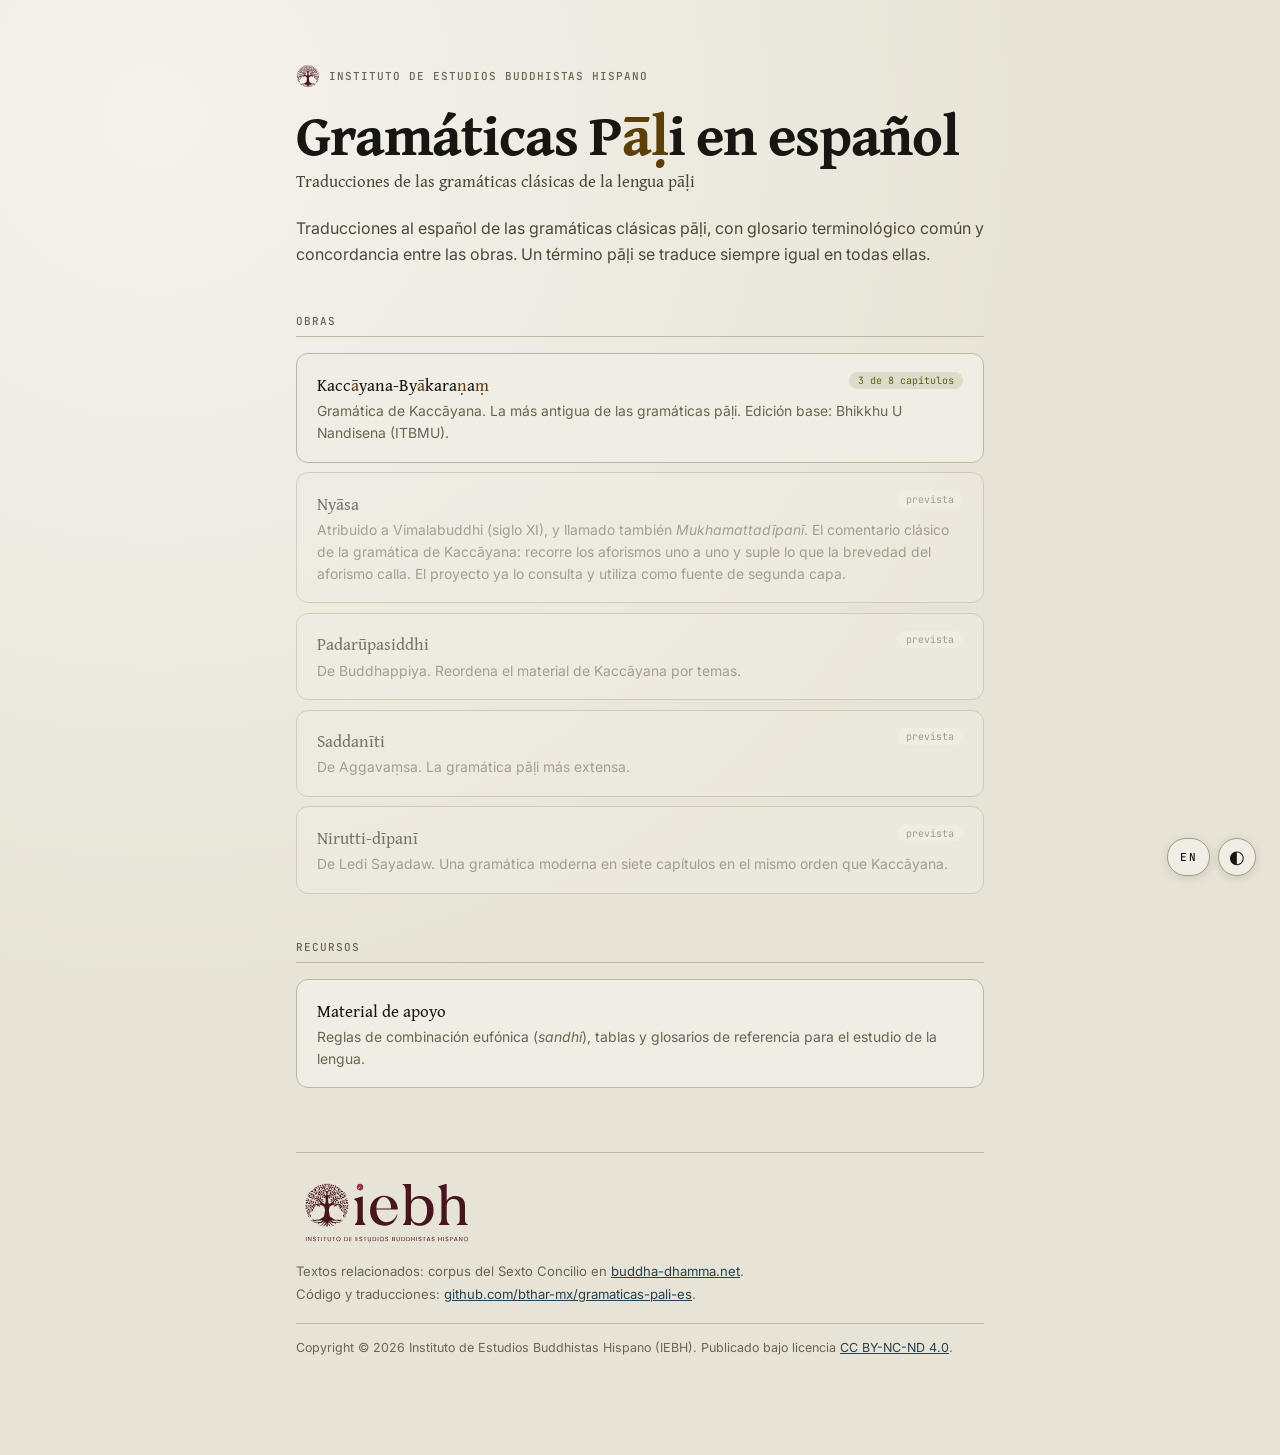
<file: site/index.html>
<!DOCTYPE html>
<html lang="es">
<head>
<meta charset="utf-8"/>
<meta content="width=device-width, initial-scale=1.0" name="viewport"/>
<title>Gramáticas Pāḷi en español</title>
<meta content="Traducciones al español de las gramáticas clásicas de la lengua pāḷi. Instituto de Estudios Buddhistas Hispano." name="description"/>
<link href="https://fonts.googleapis.com" rel="preconnect"/>
<link crossorigin="" href="https://fonts.gstatic.com" rel="preconnect"/>
<link href="https://fonts.googleapis.com/css2?family=Gentium+Book+Plus:ital,wght@0,400;0,700;1,400;1,700&amp;family=Inter:wght@400;500&amp;family=JetBrains+Mono:wght@400&amp;display=swap" rel="stylesheet"/>
<link href="assets/favicon.svg" rel="icon" type="image/svg+xml"/>
<link href="assets/pali.css?v=b28c26b1" rel="stylesheet"/>
</head>
<body>
<script>/* Tema guardado, antes de pintar. */
try{var _d=localStorage.getItem('pali_dark');
if(_d==='1'||(_d===null&&matchMedia('(prefers-color-scheme: dark)').matches))
document.body.classList.add('dark');}catch(e){}</script>
<main class="idx">

<p class="idx-eyebrow"><span class="marca-arbol"></span>Instituto de Estudios Buddhistas Hispano</p>
<h1 class="display">Gramáticas P<span class="dia">ā</span><span class="dia">ḷ</span>i en español</h1>
<p class="idx-sub"><span class="i-es">Traducciones de las gramáticas clásicas de la lengua pāḷi</span><span class="i-en">Translations of the classical grammars of the Pāḷi language</span></p>
<p class="idx-lede"><span class="i-es">Traducciones al español de las gramáticas clásicas pāḷi, con glosario terminológico común y concordancia entre las obras. Un término pāḷi se traduce siempre igual en todas ellas.</span><span class="i-en">Spanish translations of the classical Pāḷi grammars, with a shared terminological glossary and a concordance between the works. A Pāḷi term is always translated the same way in all of them.</span></p>

<h2><span class="i-es">Obras</span><span class="i-en">Works</span></h2>
<ul class="idx-list">
  <li>
    <a class="idx-card" href="kaccayana/">
      <span class="idx-badge"><span class="i-es">3 de 8 capítulos</span><span class="i-en">3 of 8 chapters</span></span>
      <span class="t">Kacc<span class="dia">ā</span>yana-By<span class="dia">ā</span>kara<span class="dia">ṇ</span>a<span class="dia">ṃ</span></span>
      <span class="d"><span class="i-es">Gramática de Kaccāyana. La más antigua de las gramáticas pāḷi. Edición base: Bhikkhu U Nandisena (ITBMU).</span><span class="i-en">Kaccāyana's grammar, the oldest of the Pāḷi grammars. Base edition: Bhikkhu U Nandisena (ITBMU).</span></span>
    </a>
  </li>
  <li>
    <div class="idx-card pend">
      <span class="idx-badge wip"><span class="i-es">prevista</span><span class="i-en">planned</span></span>
      <span class="t">Nyāsa</span>
      <span class="d"><span class="i-es">Atribuido a Vimalabuddhi (siglo XI), y llamado también <i>Mukhamattadīpanī</i>. El comentario clásico de la gramática de Kaccāyana: recorre los aforismos uno a uno y suple lo que la brevedad del aforismo calla. El proyecto ya lo consulta y utiliza como fuente de segunda capa.</span><span class="i-en">Attributed to Vimalabuddhi (11th century) and also called <i>Mukhamattadīpanī</i>. The classical commentary on Kaccāyana's grammar: it goes through the aphorisms one by one and supplies what their brevity leaves unsaid. The project already consults it as a second-layer source.</span></span>
    </div>
  </li>
  <li>
    <div class="idx-card pend">
      <span class="idx-badge wip"><span class="i-es">prevista</span><span class="i-en">planned</span></span>
      <span class="t">Padarūpasiddhi</span>
      <span class="d"><span class="i-es">De Buddhappiya. Reordena el material de Kaccāyana por temas.</span><span class="i-en">By Buddhappiya. It rearranges Kaccāyana's material by topic.</span></span>
    </div>
  </li>
  <li>
    <div class="idx-card pend">
      <span class="idx-badge wip"><span class="i-es">prevista</span><span class="i-en">planned</span></span>
      <span class="t">Saddanīti</span>
      <span class="d"><span class="i-es">De Aggavaṃsa. La gramática pāḷi más extensa.</span><span class="i-en">By Aggavaṃsa. The most extensive of the Pāḷi grammars.</span></span>
    </div>
  </li>
  <li>
    <div class="idx-card pend">
      <span class="idx-badge wip"><span class="i-es">prevista</span><span class="i-en">planned</span></span>
      <span class="t">Nirutti-dīpanī</span>
      <span class="d"><span class="i-es">De Ledi Sayadaw. Una gramática moderna en siete capítulos en el mismo orden que Kaccāyana.</span><span class="i-en">By Ledi Sayadaw. A modern grammar in seven chapters, in the same order as Kaccāyana.</span></span>
    </div>
  </li>
</ul>

<h2><span class="i-es">Recursos</span><span class="i-en">Resources</span></h2>
<ul class="idx-list">
  <li>
    <a class="idx-card" href="recursos/">
      <span class="t"><span class="i-es">Material de apoyo</span><span class="i-en">Reference material</span></span>
      <span class="d"><span class="i-es">Reglas de combinación eufónica (<i>sandhi</i>), tablas y glosarios de referencia para el estudio de la lengua.</span><span class="i-en">Rules of euphonic combination (<i>sandhi</i>), tables and glossaries for the study of the language.</span></span>
    </a>
  </li>
</ul>

<div class="idx-foot">
<span class="marca-lockup"></span>
<span class="i-es">Textos relacionados: corpus del Sexto Concilio en</span><span class="i-en">Related texts: the Sixth Council corpus at</span> <a href="https://buddha-dhamma.net">buddha-dhamma.net</a>.<br/>
  <span class="i-es">Código y traducciones:</span><span class="i-en">Code and translations:</span>
  <a href="https://github.com/bthar-mx/gramaticas-pali-es">github.com/bthar-mx/gramaticas-pali-es</a>.
<p class="idx-licencia"><span class="i-es">Copyright &copy; 2026 Instituto de Estudios Buddhistas Hispano (IEBH). Publicado bajo licencia <a href="https://creativecommons.org/licenses/by-nc-nd/4.0/deed.es" rel="license noopener" target="_blank">CC&nbsp;BY-NC-ND&nbsp;4.0</a>.</span><span class="i-en">Copyright &copy; 2026 Instituto de Estudios Buddhistas Hispano (IEBH). Published under licence <a href="https://creativecommons.org/licenses/by-nc-nd/4.0/" rel="license noopener" target="_blank">CC&nbsp;BY-NC-ND&nbsp;4.0</a>.</span></p>
</div>

</main>

<script>
(function () {
  var b = document.createElement('button');
  b.id = 'dark-btn'; b.type = 'button';
  b.setAttribute('aria-label', 'Modo oscuro');
  b.textContent = '◐';
  b.onclick = function () {
    document.body.classList.toggle('dark');
    try { localStorage.setItem('pali_dark', document.body.classList.contains('dark') ? '1' : '0'); } catch (e) {}
  };
  document.body.appendChild(b);

  /* Idioma. La clave «pali_lang» es la misma que usan las páginas de
     recurso, de modo que la elección viaja con el lector por todo el sitio. */
  var TITULOS = { es: "Gramáticas Pāḷi en español", en: "Pāḷi Grammars in Spanish" };
  var l = document.createElement('button');
  l.id = 'lang-btn'; l.type = 'button';
  function pinta() {
    var en = document.body.classList.contains('en');
    document.documentElement.lang = en ? 'en' : 'es';
    document.title = en ? TITULOS.en : TITULOS.es;
    l.textContent = en ? 'ES' : 'EN';
    l.setAttribute('aria-label', en ? 'Ver en español' : 'View in English');
  }
  try { if (localStorage.getItem('pali_lang') === 'en') document.body.classList.add('en'); } catch (e) {}
  l.onclick = function () {
    document.body.classList.toggle('en');
    try { localStorage.setItem('pali_lang', document.body.classList.contains('en') ? 'en' : 'es'); } catch (e) {}
    pinta();
  };
  pinta();
  document.body.appendChild(l);
})();
</script>
</body>
</html>
</file>
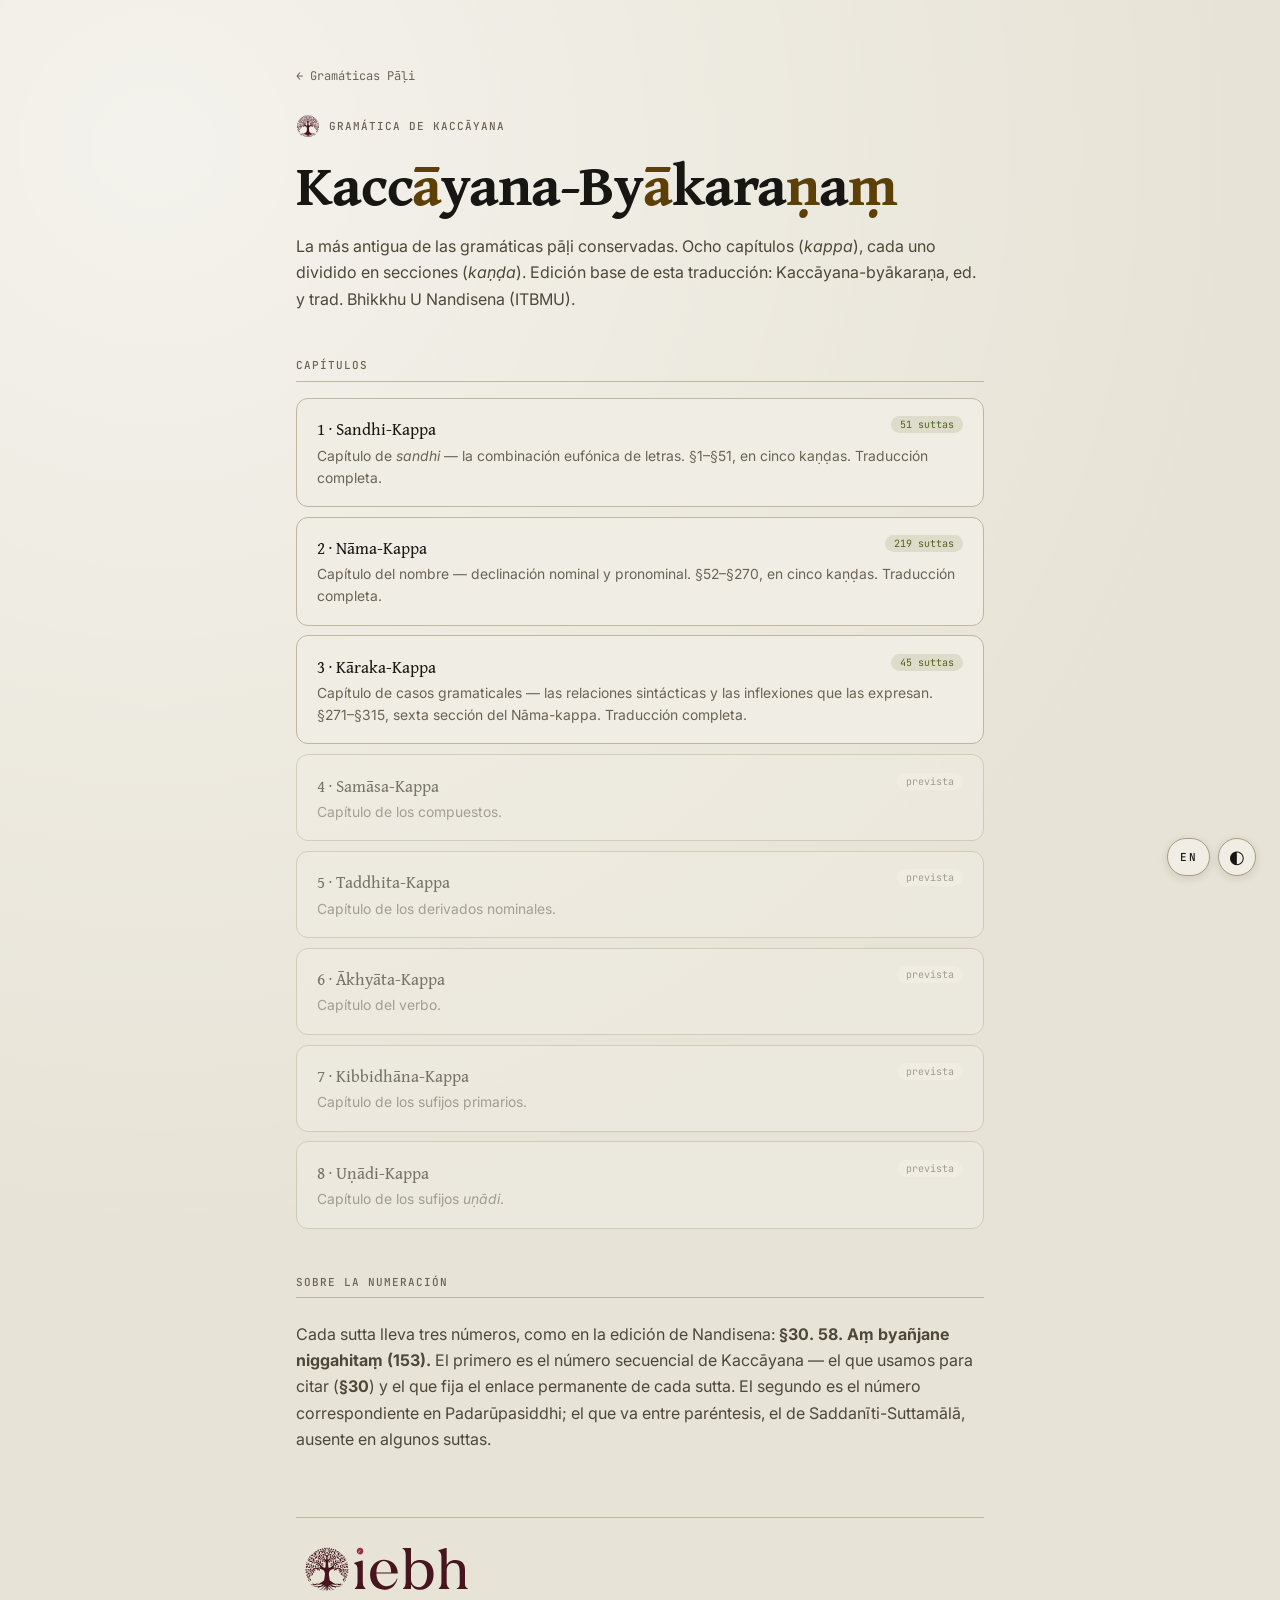
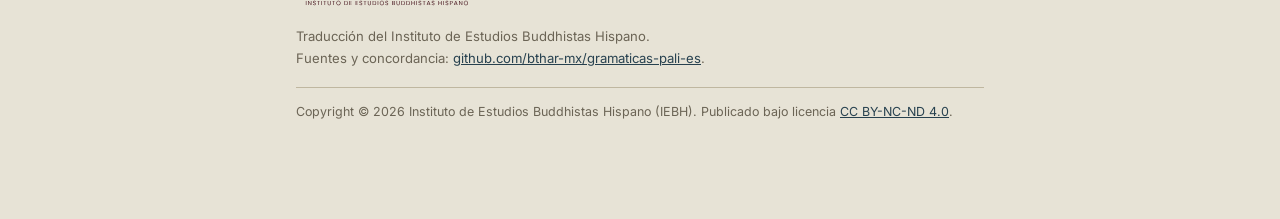
<file: site/kaccayana/index.html>
<!DOCTYPE html>
<html lang="es">
<head>
<meta charset="utf-8"/>
<meta content="width=device-width, initial-scale=1.0" name="viewport"/>
<title>Kaccāyana-Byākaraṇaṃ · Gramáticas Pāḷi en español</title>
<meta content="Traducción al español de la gramática de Kaccāyana, capítulo por capítulo." name="description"/>
<link href="https://fonts.googleapis.com" rel="preconnect"/>
<link crossorigin="" href="https://fonts.gstatic.com" rel="preconnect"/>
<link href="https://fonts.googleapis.com/css2?family=Gentium+Book+Plus:ital,wght@0,400;0,700;1,400;1,700&amp;family=Inter:wght@400;500&amp;family=JetBrains+Mono:wght@400&amp;display=swap" rel="stylesheet"/>
<link href="../assets/favicon.svg" rel="icon" type="image/svg+xml"/>
<link href="../assets/pali.css?v=b28c26b1" rel="stylesheet"/>
</head>
<body>
<script>/* Tema guardado, antes de pintar. */
try{var _d=localStorage.getItem('pali_dark');
if(_d==='1'||(_d===null&&matchMedia('(prefers-color-scheme: dark)').matches))
document.body.classList.add('dark');}catch(e){}</script>
<main class="idx">
<a class="idx-back" href="../">← Gramáticas Pāḷi</a>

<p class="idx-eyebrow"><span class="marca-arbol"></span><span class="i-es">Gramática de Kaccāyana</span><span class="i-en">Kaccāyana's grammar</span></p>
<h1 class="display">Kacc<span class="dia">ā</span>yana-By<span class="dia">ā</span>kara<span class="dia">ṇ</span>a<span class="dia">ṃ</span></h1>
<p class="idx-lede"><span class="i-es">La más antigua de las gramáticas pāḷi conservadas. Ocho capítulos (<i>kappa</i>), cada uno dividido en secciones (<i>kaṇḍa</i>). Edición base de esta traducción: Kaccāyana-byākaraṇa, ed. y trad. Bhikkhu U Nandisena (ITBMU).</span><span class="i-en">The oldest of the surviving Pāḷi grammars. Eight chapters (<i>kappa</i>), each divided into sections (<i>kaṇḍa</i>). Base edition of this translation: Kaccāyana-byākaraṇa, ed. and trans. Bhikkhu U Nandisena (ITBMU).</span></p>

<h2><span class="i-es">Capítulos</span><span class="i-en">Chapters</span></h2>
<ul class="idx-list">
  <li>
    <a class="idx-card" href="sandhi/">
      <span class="idx-badge"><span class="i-es">51 suttas</span><span class="i-en">51 suttas</span></span>
      <span class="t">1 · Sandhi-Kappa</span>
      <span class="d"><span class="i-es">Capítulo de <i>sandhi</i> — la combinación eufónica de letras.</span><span class="i-en">Chapter on <i>sandhi</i> — the euphonic combination of letters.</span> <span class="i-es">§1–§51, en cinco kaṇḍas.</span><span class="i-en">§1–§51, in five kaṇḍas.</span> <span class="i-es">Traducción completa.</span><span class="i-en">Complete translation.</span></span>
    </a>
  </li>
  <li>
    <a class="idx-card" href="nama/">
      <span class="idx-badge"><span class="i-es">219 suttas</span><span class="i-en">219 suttas</span></span>
      <span class="t">2 · Nāma-Kappa</span>
      <span class="d"><span class="i-es">Capítulo del nombre — declinación nominal y pronominal.</span><span class="i-en">Chapter on the noun — nominal and pronominal declension.</span> <span class="i-es">§52–§270, en cinco kaṇḍas.</span><span class="i-en">§52–§270, in five kaṇḍas.</span> <span class="i-es">Traducción completa.</span><span class="i-en">Complete translation.</span></span>
    </a>
  </li>
  <li>
    <a class="idx-card" href="karaka/">
      <span class="idx-badge"><span class="i-es">45 suttas</span><span class="i-en">45 suttas</span></span>
      <span class="t">3 · Kāraka-Kappa</span>
      <span class="d"><span class="i-es">Capítulo de casos gramaticales — las relaciones sintácticas y las inflexiones que las expresan.</span><span class="i-en">Chapter on grammatical cases — the syntactic relations and the inflections that express them.</span> <span class="i-es">§271–§315, sexta sección del Nāma-kappa.</span><span class="i-en">§271–§315, sixth section of the Nāma-kappa.</span> <span class="i-es">Traducción completa.</span><span class="i-en">Complete translation.</span></span>
    </a>
  </li>
  <li>
    <div class="idx-card pend">
      <span class="idx-badge wip"><span class="i-es">prevista</span><span class="i-en">planned</span></span>
      <span class="t">4 · Samāsa-Kappa</span>
      <span class="d"><span class="i-es">Capítulo de los compuestos.</span><span class="i-en">Chapter on compounds.</span></span>
    </div>
  </li>
  <li>
    <div class="idx-card pend">
      <span class="idx-badge wip"><span class="i-es">prevista</span><span class="i-en">planned</span></span>
      <span class="t">5 · Taddhita-Kappa</span>
      <span class="d"><span class="i-es">Capítulo de los derivados nominales.</span><span class="i-en">Chapter on nominal derivatives.</span></span>
    </div>
  </li>
  <li>
    <div class="idx-card pend">
      <span class="idx-badge wip"><span class="i-es">prevista</span><span class="i-en">planned</span></span>
      <span class="t">6 · Ākhyāta-Kappa</span>
      <span class="d"><span class="i-es">Capítulo del verbo.</span><span class="i-en">Chapter on the verb.</span></span>
    </div>
  </li>
  <li>
    <div class="idx-card pend">
      <span class="idx-badge wip"><span class="i-es">prevista</span><span class="i-en">planned</span></span>
      <span class="t">7 · Kibbidhāna-Kappa</span>
      <span class="d"><span class="i-es">Capítulo de los sufijos primarios.</span><span class="i-en">Chapter on primary suffixes.</span></span>
    </div>
  </li>
  <li>
    <div class="idx-card pend">
      <span class="idx-badge wip"><span class="i-es">prevista</span><span class="i-en">planned</span></span>
      <span class="t">8 · Uṇādi-Kappa</span>
      <span class="d"><span class="i-es">Capítulo de los sufijos <i>uṇādi</i>.</span><span class="i-en">Chapter on the <i>uṇādi</i> suffixes.</span></span>
    </div>
  </li>
</ul>

<h2><span class="i-es">Sobre la numeración</span><span class="i-en">About the numbering</span></h2>
<p class="idx-lede"><span class="i-es">Cada sutta lleva tres números, como en la edición de Nandisena: <b>§30. 58. Aṃ byañjane niggahitaṃ (153).</b> El primero es el número secuencial de Kaccāyana — el que usamos para citar (<b>§30</b>) y el que fija el enlace permanente de cada sutta. El segundo es el número correspondiente en Padarūpasiddhi; el que va entre paréntesis, el de Saddanīti-Suttamālā, ausente en algunos suttas.</span><span class="i-en">Each sutta carries three numbers, as in Nandisena's edition: <b>§30. 58. Aṃ byañjane niggahitaṃ (153).</b> The first is Kaccāyana's sequential number — the one we cite by (<b>§30</b>) and the one that fixes each sutta's permanent link. The second is the corresponding number in Padarūpasiddhi; the one in parentheses is that of the Saddanīti-Suttamālā, absent in some suttas.</span></p>

<div class="idx-foot">
<span class="marca-lockup"></span>
<span class="i-es">Traducción del Instituto de Estudios Buddhistas Hispano.</span><span class="i-en">Translated by the Instituto de Estudios Buddhistas Hispano.</span><br/>
  <span class="i-es">Fuentes y concordancia:</span><span class="i-en">Sources and concordance:</span>
  <a href="https://github.com/bthar-mx/gramaticas-pali-es">github.com/bthar-mx/gramaticas-pali-es</a>.
<p class="idx-licencia"><span class="i-es">Copyright &copy; 2026 Instituto de Estudios Buddhistas Hispano (IEBH). Publicado bajo licencia <a href="https://creativecommons.org/licenses/by-nc-nd/4.0/deed.es" rel="license noopener" target="_blank">CC&nbsp;BY-NC-ND&nbsp;4.0</a>.</span><span class="i-en">Copyright &copy; 2026 Instituto de Estudios Buddhistas Hispano (IEBH). Published under licence <a href="https://creativecommons.org/licenses/by-nc-nd/4.0/" rel="license noopener" target="_blank">CC&nbsp;BY-NC-ND&nbsp;4.0</a>.</span></p>
</div>

</main>

<script>
(function () {
  var b = document.createElement('button');
  b.id = 'dark-btn'; b.type = 'button';
  b.setAttribute('aria-label', 'Modo oscuro');
  b.textContent = '◐';
  b.onclick = function () {
    document.body.classList.toggle('dark');
    try { localStorage.setItem('pali_dark', document.body.classList.contains('dark') ? '1' : '0'); } catch (e) {}
  };
  document.body.appendChild(b);

  /* Idioma. La clave «pali_lang» es la misma que usan las páginas de
     recurso, de modo que la elección viaja con el lector por todo el sitio. */
  var TITULOS = { es: "Kaccāyana-Byākaraṇaṃ · Gramáticas Pāḷi en español", en: "Kaccāyana-Byākaraṇaṃ · Pāḷi Grammars in Spanish" };
  var l = document.createElement('button');
  l.id = 'lang-btn'; l.type = 'button';
  function pinta() {
    var en = document.body.classList.contains('en');
    document.documentElement.lang = en ? 'en' : 'es';
    document.title = en ? TITULOS.en : TITULOS.es;
    l.textContent = en ? 'ES' : 'EN';
    l.setAttribute('aria-label', en ? 'Ver en español' : 'View in English');
  }
  try { if (localStorage.getItem('pali_lang') === 'en') document.body.classList.add('en'); } catch (e) {}
  l.onclick = function () {
    document.body.classList.toggle('en');
    try { localStorage.setItem('pali_lang', document.body.classList.contains('en') ? 'en' : 'es'); } catch (e) {}
    pinta();
  };
  pinta();
  document.body.appendChild(l);
})();
</script>
</body>
</html>
</file>
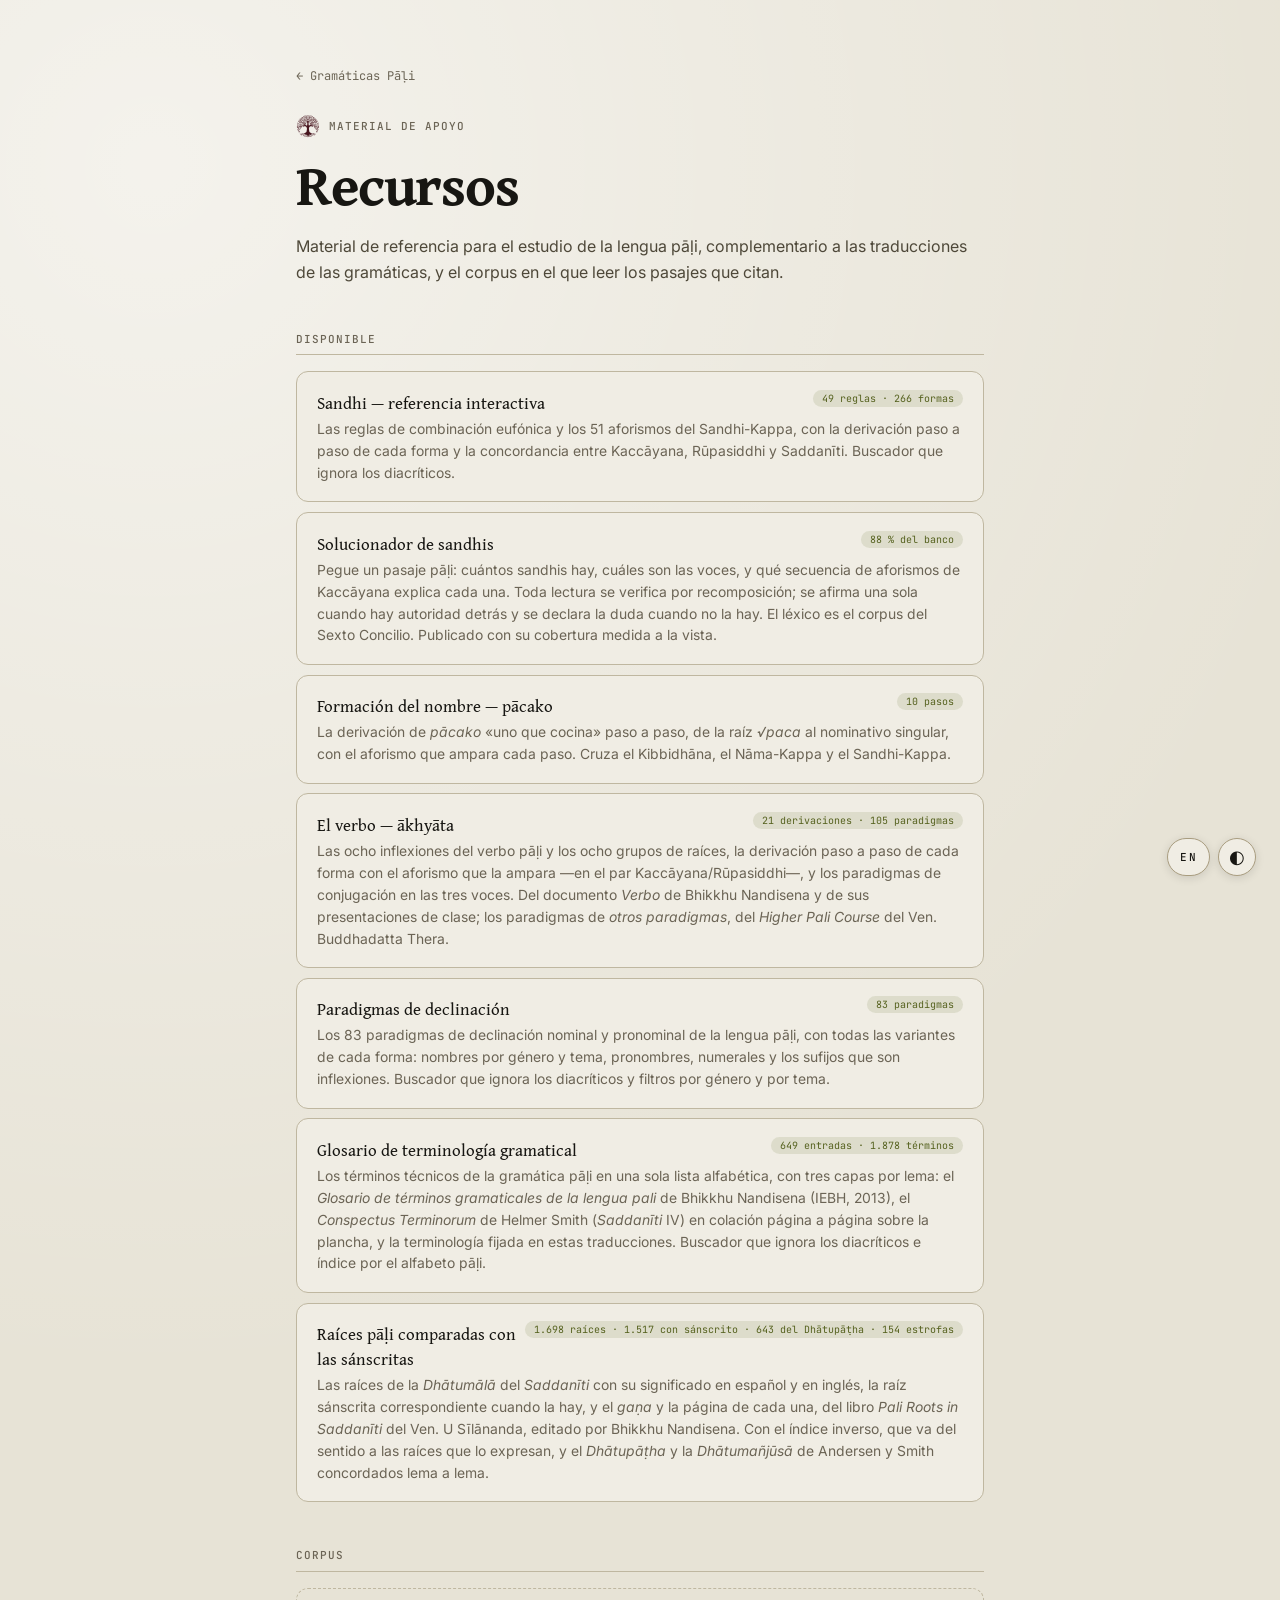
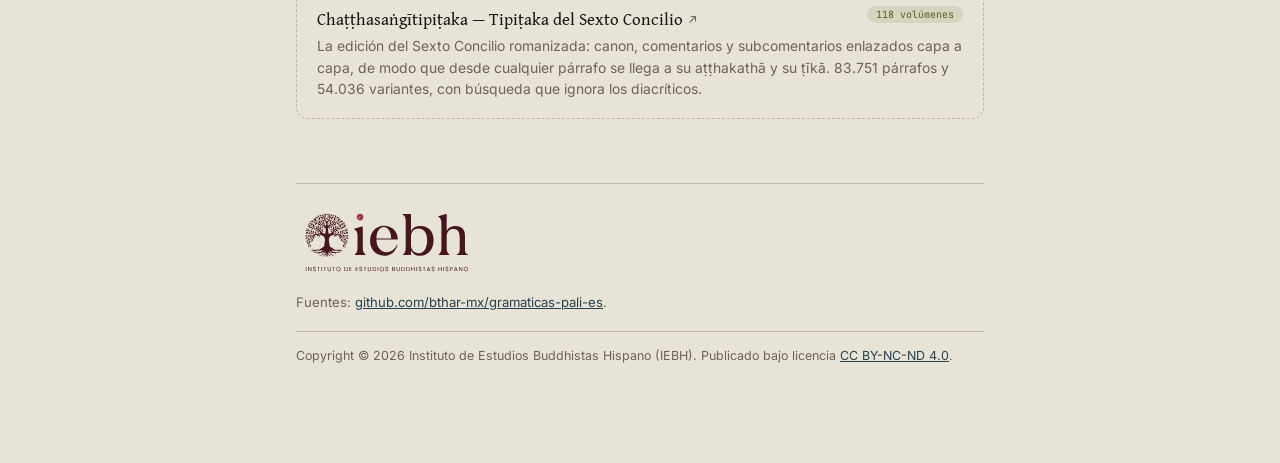
<file: site/recursos/index.html>
<!DOCTYPE html>
<html lang="es">
<head>
<meta charset="utf-8"/>
<meta content="width=device-width, initial-scale=1.0" name="viewport"/>
<title>Recursos · Gramáticas Pāḷi en español</title>
<meta content="Material de apoyo para el estudio de la gramática pāḷi: reglas, tablas y glosarios." name="description"/>
<link href="https://fonts.googleapis.com" rel="preconnect"/>
<link crossorigin="" href="https://fonts.gstatic.com" rel="preconnect"/>
<link href="https://fonts.googleapis.com/css2?family=Gentium+Book+Plus:ital,wght@0,400;0,700;1,400;1,700&amp;family=Inter:wght@400;500&amp;family=JetBrains+Mono:wght@400&amp;display=swap" rel="stylesheet"/>
<link href="../assets/favicon.svg" rel="icon" type="image/svg+xml"/>
<link href="../assets/pali.css?v=b28c26b1" rel="stylesheet"/>
</head>
<body>
<script>/* Tema guardado, antes de pintar. */
try{var _d=localStorage.getItem('pali_dark');
if(_d==='1'||(_d===null&&matchMedia('(prefers-color-scheme: dark)').matches))
document.body.classList.add('dark');}catch(e){}</script>
<main class="idx">
<a class="idx-back" href="../">← Gramáticas Pāḷi</a>

<p class="idx-eyebrow"><span class="marca-arbol"></span><span class="i-es">Material de apoyo</span><span class="i-en">Reference material</span></p>
<h1 class="display"><span class="i-es">Recursos</span><span class="i-en">Resources</span></h1>
<p class="idx-lede"><span class="i-es">Material de referencia para el estudio de la lengua pāḷi, complementario a las traducciones de las gramáticas, y el corpus en el que leer los pasajes que citan.</span><span class="i-en">Reference material for the study of the Pāḷi language, complementary to the translations of the grammars, and the corpus in which to read the passages they cite.</span></p>

<h2><span class="i-es">Disponible</span><span class="i-en">Available</span></h2>
<ul class="idx-list">
  <li>
    <a class="idx-card" href="sandhi/">
      <span class="idx-badge"><span class="i-es">49 reglas · 266 formas</span><span class="i-en">49 rules · 266 forms</span></span>
      <span class="t"><span class="i-es">Sandhi — referencia interactiva</span><span class="i-en">Sandhi — interactive reference</span></span>
      <span class="d"><span class="i-es">Las reglas de combinación eufónica y los 51 aforismos del Sandhi-Kappa, con la derivación paso a paso de cada forma y la concordancia entre Kaccāyana, Rūpasiddhi y Saddanīti. Buscador que ignora los diacríticos.</span><span class="i-en">The rules of euphonic combination and the 51 aphorisms of the Sandhi-Kappa, with the step-by-step derivation of each form and the concordance between Kaccāyana, Rūpasiddhi and Saddanīti. Search ignores diacritics.</span></span>
    </a>
  </li>
  <li>
    <a class="idx-card" href="solucionador/">
      <span class="idx-badge"><span class="i-es">88 % del banco</span><span class="i-en">88 % of the bench</span></span>
      <span class="t"><span class="i-es">Solucionador de sandhis</span><span class="i-en">Sandhi solver</span></span>
      <span class="d"><span class="i-es">Pegue un pasaje pāḷi: cuántos sandhis hay, cuáles son las voces, y qué secuencia de aforismos de Kaccāyana explica cada una. Toda lectura se verifica por recomposición; se afirma una sola cuando hay autoridad detrás y se declara la duda cuando no la hay. El léxico es el corpus del Sexto Concilio. Publicado con su cobertura medida a la vista.</span><span class="i-en">Paste a Pāḷi passage: how many sandhis it holds, what the components are, and which sequence of Kaccāyana's aphorisms explains each one. Every reading is verified by recomposition; a single one is asserted only when there is authority behind it, and the doubt is declared when there is not. The lexicon is the Sixth Council corpus. Published with its coverage measured in plain sight.</span></span>
    </a>
  </li>
  <li>
    <a class="idx-card" href="nombre/">
      <span class="idx-badge"><span class="i-es">10 pasos</span><span class="i-en">10 steps</span></span>
      <span class="t"><span class="i-es">Formación del nombre — pācako</span><span class="i-en">Formation of the noun — pācako</span></span>
      <span class="d"><span class="i-es">La derivación de <i>pācako</i> «uno que cocina» paso a paso, de la raíz <i>√paca</i> al nominativo singular, con el aforismo que ampara cada paso. Cruza el Kibbidhāna, el Nāma-Kappa y el Sandhi-Kappa.</span><span class="i-en">The derivation of <i>pācako</i> “one who cooks” step by step, from the root <i>√paca</i> to the nominative singular, with the aphorism that authorises each step. It crosses the Kibbidhāna, the Nāma-Kappa and the Sandhi-Kappa.</span></span>
    </a>
  </li>
  <li>
    <a class="idx-card" href="verbo/">
      <span class="idx-badge"><span class="i-es">21 derivaciones · 105 paradigmas</span><span class="i-en">21 derivations · 105 paradigms</span></span>
      <span class="t"><span class="i-es">El verbo — ākhyāta</span><span class="i-en">The verb — ākhyāta</span></span>
      <span class="d"><span class="i-es">Las ocho inflexiones del verbo pāḷi y los ocho grupos de raíces, la derivación paso a paso de cada forma con el aforismo que la ampara —en el par Kaccāyana/Rūpasiddhi—, y los paradigmas de conjugación en las tres voces. Del documento <i>Verbo</i> de Bhikkhu Nandisena y de sus presentaciones de clase; los paradigmas de <i>otros paradigmas</i>, del <i>Higher Pali Course</i> del Ven. Buddhadatta Thera.</span><span class="i-en">The eight inflections of the Pāḷi verb and the eight groups of roots, the step-by-step derivation of each form with the aphorism that authorises it —as the Kaccāyana/Rūpasiddhi pair— and the conjugation paradigms in the three voices. From Bhikkhu Nandisena's <i>Verbo</i> document and his class presentations; the paradigms in <i>other paradigms</i>, from the <i>Higher Pali Course</i> of Ven. Buddhadatta Thera.</span></span>
    </a>
  </li>
  <li>
    <a class="idx-card" href="paradigmas/">
      <span class="idx-badge"><span class="i-es">83 paradigmas</span><span class="i-en">83 paradigms</span></span>
      <span class="t"><span class="i-es">Paradigmas de declinación</span><span class="i-en">Declension paradigms</span></span>
      <span class="d"><span class="i-es">Los 83 paradigmas de declinación nominal y pronominal de la lengua pāḷi, con todas las variantes de cada forma: nombres por género y tema, pronombres, numerales y los sufijos que son inflexiones. Buscador que ignora los diacríticos y filtros por género y por tema.</span><span class="i-en">The 83 paradigms of nominal and pronominal declension in Pāḷi, with every variant of each form: nouns by gender and stem, pronouns, numerals and the suffixes that are inflections. Search ignores diacritics, with filters by gender and by stem.</span></span>
    </a>
  </li>
  <li>
    <a class="idx-card" href="glosario/">
      <span class="idx-badge"><span class="i-es">649 entradas · 1.878 términos</span><span class="i-en">649 entries · 1,878 terms</span></span>
      <span class="t"><span class="i-es">Glosario de terminología gramatical</span><span class="i-en">Glossary of grammatical terminology</span></span>
      <span class="d"><span class="i-es">Los términos técnicos de la gramática pāḷi en una sola lista alfabética, con tres capas por lema: el <i>Glosario de términos gramaticales de la lengua pali</i> de Bhikkhu Nandisena (IEBH, 2013), el <i>Conspectus Terminorum</i> de Helmer Smith (<i>Saddanīti</i> IV) en colación página a página sobre la plancha, y la terminología fijada en estas traducciones. Buscador que ignora los diacríticos e índice por el alfabeto pāḷi.</span><span class="i-en">The technical terms of Pāḷi grammar in a single alphabetical list, with three layers per lemma: Bhikkhu Nandisena's <i>Glosario de términos gramaticales de la lengua pali</i> (IEBH, 2013), Helmer Smith's <i>Conspectus Terminorum</i> (<i>Saddanīti</i> IV), being collated page by page against the printed text, and the terminology fixed in these translations. Search ignores diacritics, with an index in the Pāḷi alphabet.</span></span>
    </a>
  </li>
  <li>
    <a class="idx-card" href="raices/">
      <span class="idx-badge"><span class="i-es">1.698 raíces · 1.517 con sánscrito · 643 del Dhātupāṭha · 154 estrofas</span><span class="i-en">1.698 roots · 1.517 with Sanskrit · 643 from the Dhātupāṭha · 154 stanzas</span></span>
      <span class="t"><span class="i-es">Raíces pāḷi comparadas con las sánscritas</span><span class="i-en">Pāḷi roots compared with the Sanskrit ones</span></span>
      <span class="d"><span class="i-es">Las raíces de la <i>Dhātumālā</i> del <i>Saddanīti</i> con su significado en español y en inglés, la raíz sánscrita correspondiente cuando la hay, y el <i>gaṇa</i> y la página de cada una, del libro <i>Pali Roots in Saddanīti</i> del Ven. U Sīlānanda, editado por Bhikkhu Nandisena. Con el índice inverso, que va del sentido a las raíces que lo expresan, y el <i>Dhātupāṭha</i> y la <i>Dhātumañjūsā</i> de Andersen y Smith concordados lema a lema.</span><span class="i-en">The roots of the <i>Dhātumālā</i> of the <i>Saddanīti</i> with their meaning in Spanish and English, the corresponding Sanskrit root where there is one, and the <i>gaṇa</i> and page of each, from <i>Pali Roots in Saddanīti</i> by Ven. U Sīlānanda, edited by Bhikkhu Nandisena. With the reverse index, which goes from the sense to the roots that express it, and the <i>Dhātupāṭha</i> and the <i>Dhātumañjūsā</i> of Andersen and Smith concorded lemma by lemma.</span></span>
    </a>
  </li>
</ul>

<h2><span class="i-es">Corpus</span><span class="i-en">Corpus</span></h2>
<ul class="idx-list">
  <li>
    <a class="idx-card ext" href="https://buddha-dhamma.net/" rel="noopener" target="_blank">
      <span class="idx-badge"><span class="i-es">118 volúmenes</span><span class="i-en">118 volumes</span></span>
      <span class="t"><span class="i-es">Chaṭṭhasaṅgītipiṭaka — Tipiṭaka del Sexto Concilio</span><span class="i-en">Chaṭṭhasaṅgītipiṭaka — Tipiṭaka of the Sixth Council</span><span aria-hidden="true" class="idx-ext">↗</span></span>
      <span class="d"><span class="i-es">La edición del Sexto Concilio romanizada: canon, comentarios y subcomentarios enlazados capa a capa, de modo que desde cualquier párrafo se llega a su aṭṭhakathā y su ṭīkā. 83.751 párrafos y 54.036 variantes, con búsqueda que ignora los diacríticos.</span><span class="i-en">The Sixth Council edition romanised: canon, commentaries and subcommentaries linked layer by layer, so that from any paragraph one reaches its aṭṭhakathā and its ṭīkā. 83,751 paragraphs and 54,036 variants, with search that ignores diacritics.</span></span>
    </a>
  </li>
</ul>

<div class="idx-foot">
<span class="marca-lockup"></span>
  <span class="i-es">Fuentes:</span><span class="i-en">Sources:</span> <a href="https://github.com/bthar-mx/gramaticas-pali-es">github.com/bthar-mx/gramaticas-pali-es</a>.
<p class="idx-licencia"><span class="i-es">Copyright &copy; 2026 Instituto de Estudios Buddhistas Hispano (IEBH). Publicado bajo licencia <a href="https://creativecommons.org/licenses/by-nc-nd/4.0/deed.es" rel="license noopener" target="_blank">CC&nbsp;BY-NC-ND&nbsp;4.0</a>.</span><span class="i-en">Copyright &copy; 2026 Instituto de Estudios Buddhistas Hispano (IEBH). Published under licence <a href="https://creativecommons.org/licenses/by-nc-nd/4.0/" rel="license noopener" target="_blank">CC&nbsp;BY-NC-ND&nbsp;4.0</a>.</span></p>
</div>

</main>

<script>
(function () {
  var b = document.createElement('button');
  b.id = 'dark-btn'; b.type = 'button';
  b.setAttribute('aria-label', 'Modo oscuro');
  b.textContent = '◐';
  b.onclick = function () {
    document.body.classList.toggle('dark');
    try { localStorage.setItem('pali_dark', document.body.classList.contains('dark') ? '1' : '0'); } catch (e) {}
  };
  document.body.appendChild(b);

  /* Idioma. La clave «pali_lang» es la misma que usan las páginas de
     recurso, de modo que la elección viaja con el lector por todo el sitio. */
  var TITULOS = { es: "Recursos · Gramáticas Pāḷi en español", en: "Resources · Pāḷi Grammars in Spanish" };
  var l = document.createElement('button');
  l.id = 'lang-btn'; l.type = 'button';
  function pinta() {
    var en = document.body.classList.contains('en');
    document.documentElement.lang = en ? 'en' : 'es';
    document.title = en ? TITULOS.en : TITULOS.es;
    l.textContent = en ? 'ES' : 'EN';
    l.setAttribute('aria-label', en ? 'Ver en español' : 'View in English');
  }
  try { if (localStorage.getItem('pali_lang') === 'en') document.body.classList.add('en'); } catch (e) {}
  l.onclick = function () {
    document.body.classList.toggle('en');
    try { localStorage.setItem('pali_lang', document.body.classList.contains('en') ? 'en' : 'es'); } catch (e) {}
    pinta();
  };
  pinta();
  document.body.appendChild(l);
})();
</script>
</body>
</html>
</file>
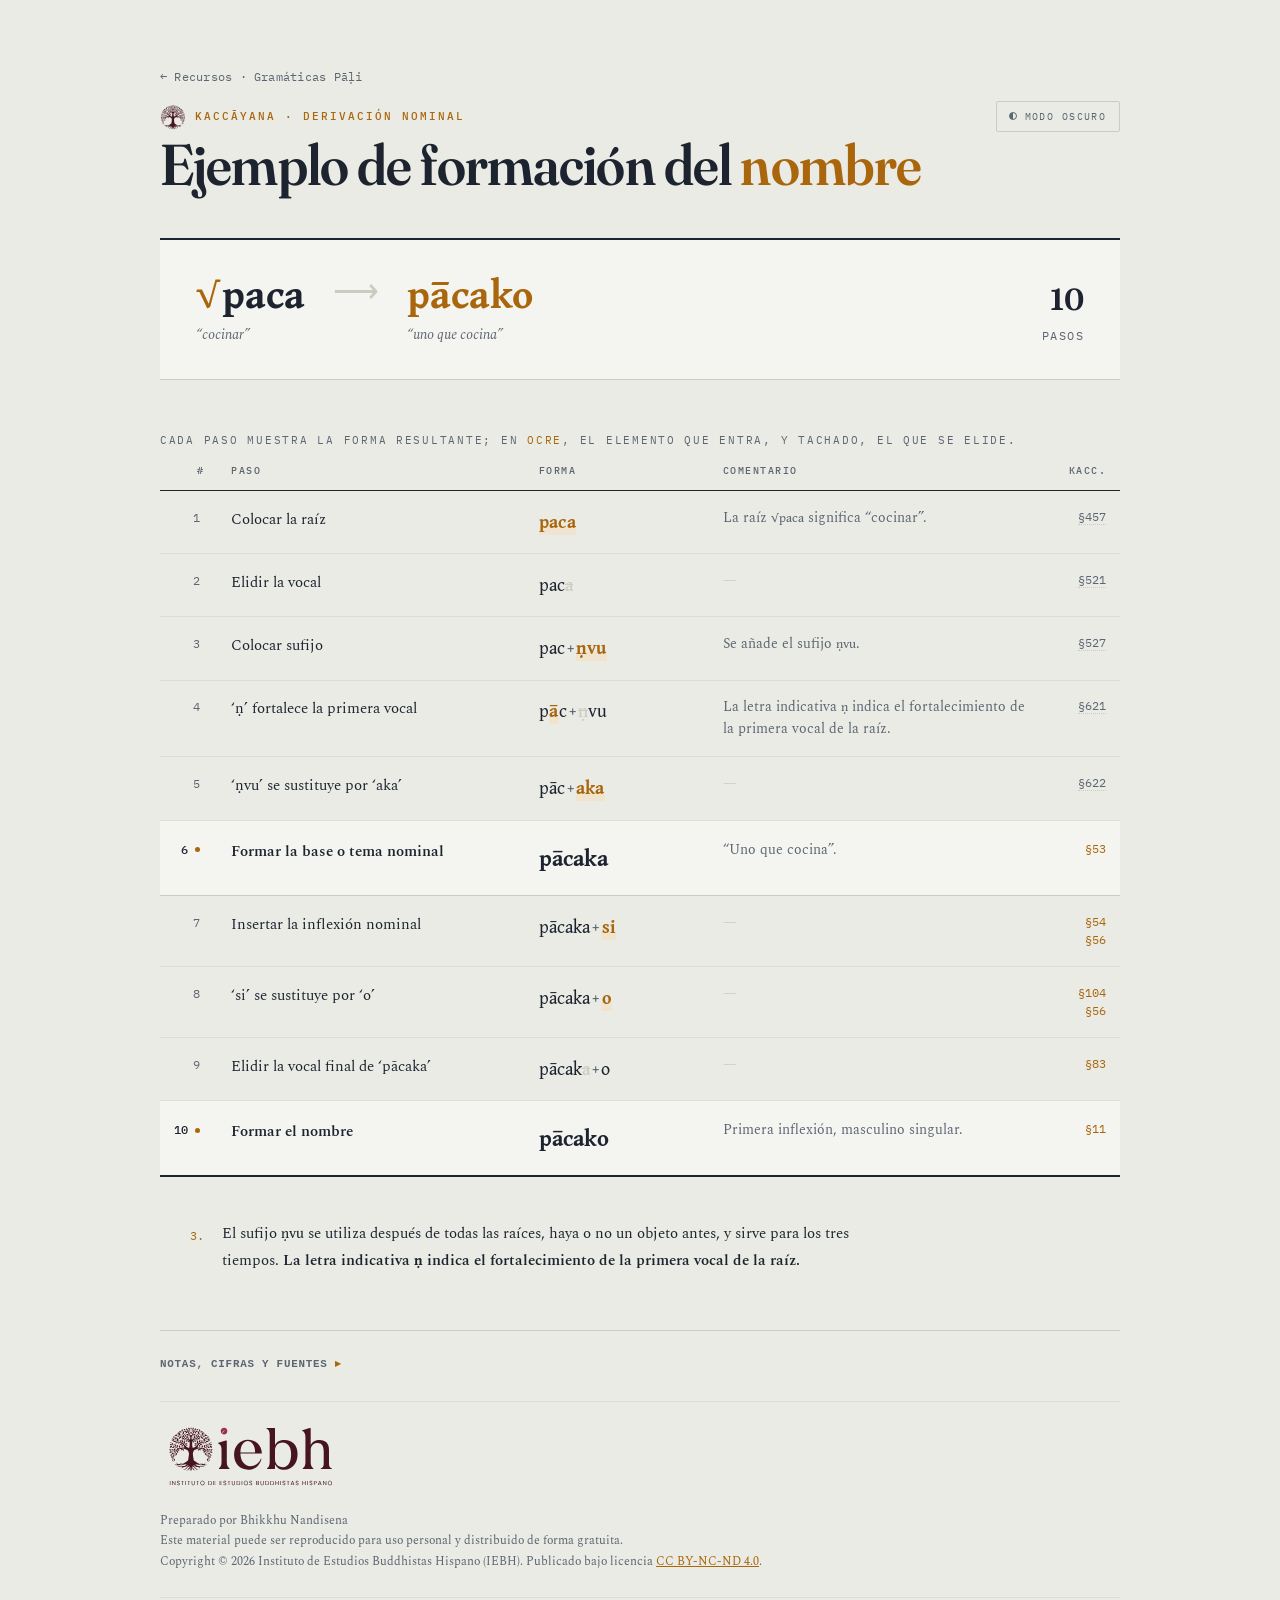
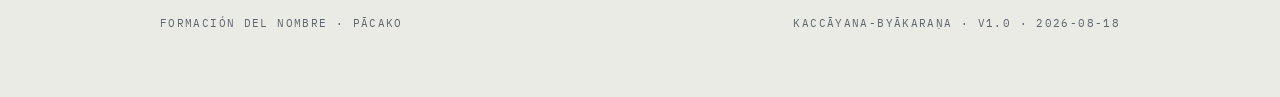
<file: site/recursos/nombre/index.html>
<!DOCTYPE html>
<html lang="es">
<head>
<meta charset="utf-8">
<meta name="viewport" content="width=device-width, initial-scale=1">
<meta name="color-scheme" content="light dark">
<link rel="icon" href="../../assets/favicon.svg" type="image/svg+xml">
<meta name="description" content="La derivación de «pācako» paso a paso, del sufijo ṇvu a la primera inflexión, con el aforismo de Kaccāyana que ampara cada paso.">
<meta name="version" content="1.0">
<meta name="version-date" content="2026-08-18">
<title>Formación del nombre · pācako</title>
<link rel="preconnect" href="https://fonts.googleapis.com">
<link rel="preconnect" href="https://fonts.gstatic.com" crossorigin>
<link href="https://fonts.googleapis.com/css2?family=Fraunces:ital,opsz,wght,SOFT,WONK@0,9..144,400..700,0..100,0..1&amp;family=Spectral:ital,wght@0,300;0,400;0,600;1,400&amp;family=IBM+Plex+Mono:wght@400;500&amp;family=Gentium+Book+Plus:ital,wght@0,400;0,700;1,400;1,700&amp;display=swap" rel="stylesheet">
<style>
  /* ---------- tokens: light (palm leaf) ---------- */
  :root{
    --ground:#E9EBE4;
    --card:#F4F5F0;
    --ink:#1D2430;
    --ink-soft:#5C6572;
    --rule:#C9CDC1;
    --rule-soft:#DCDFD6;
    --ochre:#A9660D;
    --ochre-wash:#F0E4CE;
    --hover:rgba(255,255,255,.55);
    --btn-bg:transparent;
  }

  /* ---------- marca del IEBH ---------- */
  /* Esta página tiene dos vías al tema oscuro —el atributo y la preferencia
     del sistema—, así que la marca clara se declara en las dos. */
  .marca-arbol{display:inline-block;width:26px;height:26px;flex:0 0 auto;
    background:url(../../assets/iebh-arbol-granate.svg) center/contain no-repeat}
  :root[data-theme="dark"] .marca-arbol{
    background-image:url(../../assets/iebh-arbol-blanco.svg)}
  @media (prefers-color-scheme:dark){
    :root:not([data-theme="light"]) .marca-arbol{
      background-image:url(../../assets/iebh-arbol-blanco.svg)}
  }
  .eyebrow-iebh{display:flex;align-items:center;gap:9px;margin:0 0 .35rem}
  .marca-lockup{display:block;width:180px;height:75px;margin:0 0 16px;
    background:url(../../assets/iebh-imagotipo-granate.svg) left center/contain no-repeat}
  :root[data-theme="dark"] .marca-lockup{
    background-image:url(../../assets/iebh-imagotipo-blanco.svg)}
  @media (prefers-color-scheme:dark){
    :root:not([data-theme="light"]) .marca-lockup{
      background-image:url(../../assets/iebh-imagotipo-blanco.svg)}
  }

  /* ---------- tokens: dark (lamp-black ink) ---------- */
  :root[data-theme="dark"]{
    --ground:#171B16;
    --card:#20251E;
    --ink:#E8EADF;
    --ink-soft:#9AA394;
    --rule:#3B4237;
    --rule-soft:#2A2F27;
    --ochre:#DFA23A;
    --ochre-wash:rgba(223,162,58,.20);
    --hover:rgba(255,255,255,.035);
    --btn-bg:transparent;
  }

  @media (prefers-color-scheme:dark){
    :root:not([data-theme="light"]){
      --ground:#171B16;
      --card:#20251E;
      --ink:#E8EADF;
      --ink-soft:#9AA394;
      --rule:#3B4237;
      --rule-soft:#2A2F27;
      --ochre:#DFA23A;
      --ochre-wash:rgba(223,162,58,.20);
      --hover:rgba(255,255,255,.035);
    }
  }

  *{box-sizing:border-box;}

  html{-webkit-text-size-adjust:100%;}

  body{
    margin:0;
    padding:clamp(1.25rem,5vw,4.5rem) clamp(1rem,5vw,3rem);
    background:var(--ground);
    color:var(--ink);
    font-family:"Spectral",Georgia,serif;
    font-weight:400;
    line-height:1.6;
    -webkit-font-smoothing:antialiased;
    transition:background-color .25s ease,color .25s ease;
  }

  .sheet{
    max-width:60rem;
    margin:0 auto;
  }

  /* ---------- back to site ---------- */

  .volver-sitio{
    display:inline-block;
    font-family:"IBM Plex Mono",ui-monospace,monospace;
    font-size:.72rem;
    letter-spacing:.02em;
    color:var(--ink-soft);
    text-decoration:none;
    margin-bottom:1.1rem;
    opacity:.85;
  }

  .volver-sitio:hover{color:var(--ochre);opacity:1;}

  .volver-sitio:focus-visible{outline:2px solid var(--ochre);outline-offset:2px;}

  /* ---------- header ---------- */

  header{
    display:flex;
    align-items:flex-start;
    justify-content:space-between;
    gap:1.5rem;
  }

  .eyebrow{
    font-family:"IBM Plex Mono",ui-monospace,monospace;
    font-size:.7rem;
    font-weight:500;
    letter-spacing:.18em;
    text-transform:uppercase;
    color:var(--ochre);
    margin:0 0 1.1rem;
  }

  h1{
    font-family:"Fraunces","Spectral",Georgia,serif;
    font-variation-settings:"SOFT" 40,"WONK" 1,"opsz" 100;
    font-weight:600;
    font-size:clamp(2rem,6.4vw,3.6rem);
    line-height:1.02;
    letter-spacing:-.015em;
    margin:0;
    max-width:22ch;
  }

  h1 em{
    font-style:normal;
    color:var(--ochre);
  }

  /* ---------- theme toggle ---------- */

  .theme-toggle{
    flex:0 0 auto;
    margin-top:-.2rem;
    display:inline-flex;
    align-items:center;
    gap:.45rem;
    padding:.5rem .8rem;
    background:var(--btn-bg);
    color:var(--ink-soft);
    border:1px solid var(--rule);
    border-radius:2px;
    font-family:"IBM Plex Mono",ui-monospace,monospace;
    font-size:.63rem;
    letter-spacing:.14em;
    text-transform:uppercase;
    cursor:pointer;
    transition:color .2s ease,border-color .2s ease;
  }

  .theme-toggle:hover{color:var(--ink);border-color:var(--ink-soft);}

  .theme-toggle:focus-visible{outline:2px solid var(--ochre);outline-offset:2px;}

  .theme-toggle .dot{
    width:.5rem;
    height:.5rem;
    border-radius:50%;
    border:1px solid currentColor;
    background:linear-gradient(to right,currentColor 50%,transparent 50%);
  }

  /* ---------- hero: the transformation ---------- */

  .thesis{
    margin:clamp(2rem,5vw,2.75rem) 0 clamp(2.25rem,6vw,3.25rem);
    padding:clamp(1.4rem,4vw,2rem) clamp(1.25rem,4vw,2.25rem);
    background:var(--card);
    border-top:2px solid var(--ink);
    border-bottom:1px solid var(--rule);
    display:flex;
    flex-wrap:wrap;
    align-items:baseline;
    gap:clamp(.9rem,3vw,1.75rem);
  }

  .term{min-width:0;}

  .term .form{
    font-family:"Gentium Book Plus",Georgia,serif;
    font-size:clamp(1.6rem,5.4vw,2.5rem);
    font-weight:600;
    line-height:1.1;
    display:block;
  }

  .term .form .rootmark{
    color:var(--ochre);
    font-weight:400;
    margin-right:.06em;
  }

  .term.result .form{color:var(--ochre);}

  .term .gloss{
    display:block;
    margin-top:.45rem;
    font-size:.9rem;
    font-style:italic;
    color:var(--ink-soft);
  }

  .arrow{
    font-family:"Gentium Book Plus",serif;
    font-size:clamp(1.3rem,4vw,2rem);
    color:var(--rule);
    line-height:1;
    transform:translateY(-.2em);
  }

  .thesis .count{
    margin-left:auto;
    font-family:"IBM Plex Mono",ui-monospace,monospace;
    font-size:.72rem;
    letter-spacing:.12em;
    text-transform:uppercase;
    color:var(--ink-soft);
    text-align:right;
    line-height:1.7;
    align-self:center;
  }

  .thesis .count b{
    display:block;
    font-family:"Fraunces","Spectral",serif;
    font-variation-settings:"SOFT" 40,"WONK" 1;
    font-size:1.9rem;
    font-weight:600;
    letter-spacing:0;
    color:var(--ink);
  }

  /* ---------- table ---------- */

  table{
    width:100%;
    border-collapse:collapse;
    font-size:.95rem;
  }

  caption{
    caption-side:top;
    text-align:left;
    font-family:"IBM Plex Mono",ui-monospace,monospace;
    font-size:.68rem;
    letter-spacing:.16em;
    text-transform:uppercase;
    color:var(--ink-soft);
    padding-bottom:.85rem;
  }

  caption .swatch{color:var(--ochre);}

  thead th{
    font-family:"IBM Plex Mono",ui-monospace,monospace;
    font-size:.63rem;
    font-weight:500;
    letter-spacing:.15em;
    text-transform:uppercase;
    color:var(--ink-soft);
    text-align:left;
    padding:0 .85rem .7rem;
    border-bottom:1px solid var(--ink);
    white-space:nowrap;
  }

  thead th.n,
  thead th.ref{text-align:right;}

  tbody tr{border-bottom:1px solid var(--rule-soft);}

  tbody tr:hover{background:var(--hover);}

  tbody td{
    padding:1.05rem .85rem;
    vertical-align:top;
  }

  td.n{
    font-family:"IBM Plex Mono",ui-monospace,monospace;
    font-size:.78rem;
    font-variant-numeric:tabular-nums;
    color:var(--ink-soft);
    text-align:right;
    width:2.75rem;
    padding-right:1.1rem;
    white-space:nowrap;
  }

  td.step{
    width:32%;
    color:var(--ink);
  }

  td.form{
    font-family:"Gentium Book Plus",Georgia,serif;
    font-size:1.12rem;
    letter-spacing:.005em;
    white-space:nowrap;
    width:11.5rem;
  }

  td.note{
    font-size:.85rem;
    color:var(--ink-soft);
    line-height:1.55;
  }

  td.note .empty{color:var(--rule);}

  td.ref{
    font-family:"IBM Plex Mono",ui-monospace,monospace;
    font-size:.76rem;
    color:var(--ink-soft);
    text-align:right;
    white-space:nowrap;
    width:4.5rem;
    line-height:1.5;
  }

  td.ref .also{display:block;}

  /* referencias enlazadas al capítulo correspondiente */
  a.xref{
    color:var(--ochre);
    text-decoration:none;
    border-bottom:1px solid transparent;
  }

  a.xref:hover{border-bottom-color:var(--ochre);}

  a.xref:focus-visible{outline:2px solid var(--ochre);outline-offset:2px;}

  /* referencias a capítulos todavía no publicados */
  .xref-pend{
    color:var(--ink-soft);
    border-bottom:1px dotted var(--rule);
    cursor:help;
  }

  /* the signature: mutation typography */
  .new{
    color:var(--ochre);
    font-weight:600;
    background:linear-gradient(to top,var(--ochre-wash) 34%,transparent 34%);
    padding:0 .04em;
  }

  .gone{
    color:var(--rule);
    text-decoration:line-through;
    text-decoration-thickness:1px;
  }

  .plus{
    color:var(--ink-soft);
    font-weight:400;
    padding:0 .1em;
  }

  /* milestone rows: the two real outputs */
  tbody tr.milestone{
    background:var(--card);
    border-bottom:1px solid var(--rule);
  }

  tbody tr.milestone:hover{background:var(--card);}

  tbody tr.milestone td{padding-top:1.2rem;padding-bottom:1.2rem;}

  tbody tr.milestone td.n{color:var(--ink);font-weight:500;}

  tbody tr.milestone td.n::after{
    content:"";
    display:inline-block;
    width:.34rem;
    height:.34rem;
    border-radius:50%;
    background:var(--ochre);
    margin-left:.45rem;
    vertical-align:.12em;
  }

  tbody tr.milestone td.form{
    font-size:1.4rem;
    font-weight:600;
  }

  tbody tr.milestone td.step{font-weight:600;}

  tbody tr:last-child{border-bottom:2px solid var(--ink);}

  /* ---------- scholium ---------- */

  .scholium{
    margin-top:clamp(2rem,5vw,2.75rem);
    display:grid;
    grid-template-columns:2.75rem 1fr;
    gap:0 1.1rem;
    max-width:46rem;
  }

  .scholium .num{
    font-family:"IBM Plex Mono",ui-monospace,monospace;
    font-size:.78rem;
    color:var(--ochre);
    text-align:right;
    padding-top:.28rem;
  }

  .scholium p{
    margin:0;
    font-size:.95rem;
    line-height:1.72;
  }

  .scholium p strong{
    font-weight:600;
    font-style:normal;
  }

  .pali{
    font-family:"Gentium Book Plus",Georgia,serif;
    font-size:.95em;
  }

  /* ---------- footer ---------- */

  footer{
    margin-top:clamp(2.5rem,6vw,3.5rem);
    padding-top:1.25rem;
    border-top:1px solid var(--rule);
    font-size:.85rem;
    line-height:1.7;
    color:var(--ink-soft);
  }

  footer p{margin:0 0 1rem;}

  /* El pie plegado, como en el solucionador (pedido del IEBH, 2026-08-29):
     a la vista queda el crédito del instituto; las notas van a un clic.
     El texto sigue en el documento aunque el pliegue esté cerrado. */
  .pie-notas{margin:0 0 1rem;}
  .pie-notas>summary{
    font-family:ui-monospace,SFMono-Regular,Menlo,monospace;
    font-size:.68rem;font-weight:600;letter-spacing:.07em;
    text-transform:uppercase;color:var(--ink-soft);
    cursor:pointer;list-style:none;padding:.25rem 0;
  }
  .pie-notas>summary::-webkit-details-marker{display:none}
  .pie-notas>summary::after{content:' ▸';color:var(--ochre);}
  .pie-notas[open]>summary::after{content:' ▾';}
  .pie-notas[open]>summary{margin-bottom:.6rem;}
  .pie-notas>summary:hover{color:var(--ink);}
  .pie-notas>summary:focus-visible{outline:2px solid var(--ochre);outline-offset:2px;}

  footer p:last-child{margin-bottom:0;}

  footer strong{color:var(--ink);font-weight:600;}

  footer a{color:var(--ochre);}

  .colofon{
    margin-top:1.5rem;
    padding-top:1.1rem;
    border-top:1px solid var(--rule-soft);
    font-family:"IBM Plex Mono",ui-monospace,monospace;
    font-size:.66rem;
    letter-spacing:.13em;
    text-transform:uppercase;
    display:flex;
    flex-wrap:wrap;
    gap:.5rem 1.5rem;
    justify-content:space-between;
  }

  .licencia{
    margin-top:1.5rem;
    padding-top:1.1rem;
    border-top:1px solid var(--rule-soft);
    font-size:.78rem;
    line-height:1.65;
  }

  /* ---------- entrance ---------- */

  .sheet > *{animation:rise .5s cubic-bezier(.2,.7,.3,1) both;}
  .sheet > :nth-child(2){animation-delay:.06s;}
  .sheet > :nth-child(3){animation-delay:.12s;}
  .sheet > :nth-child(4){animation-delay:.18s;}

  @keyframes rise{
    from{opacity:0;transform:translateY(.5rem);}
    to{opacity:1;transform:none;}
  }

  @media (prefers-reduced-motion:reduce){
    .sheet > *{animation:none;}
    body,.theme-toggle{transition:none;}
  }

  /* ---------- responsive ---------- */

  @media (max-width:740px){
    header{flex-direction:column-reverse;align-items:flex-start;gap:1.25rem;}
    .theme-toggle{margin-top:0;}

    thead{position:absolute;width:1px;height:1px;overflow:hidden;clip-path:inset(50%);}

    tbody tr{
      display:grid;
      grid-template-columns:2.5rem 1fr auto;
      gap:.15rem .75rem;
      padding:1.1rem 0;
      border-bottom:1px solid var(--rule-soft);
    }

    tbody td{padding:0;width:auto;}

    td.n{grid-column:1;grid-row:1;text-align:left;padding:0;}
    td.ref{grid-column:3;grid-row:1;}
    td.form{grid-column:2;grid-row:1;font-size:1.18rem;}
    td.step{grid-column:2 / -1;grid-row:2;font-size:.9rem;padding-top:.25rem;}
    td.note{grid-column:2 / -1;grid-row:3;padding-top:.35rem;}
    td.note .empty{display:none;}

    tbody tr.milestone{
      padding:1.1rem .75rem;
      margin:0 -.75rem;
    }

    tbody tr.milestone td.form{font-size:1.4rem;}

    .thesis .count{margin-left:0;text-align:left;flex-basis:100%;}
  }

  /* ---------- print always light ---------- */

  @media print{
    :root,:root[data-theme="dark"]{
      --ground:#fff;
      --card:#F4F5F0;
      --ink:#1D2430;
      --ink-soft:#5C6572;
      --rule:#C9CDC1;
      --rule-soft:#DCDFD6;
      --ochre:#A9660D;
      --ochre-wash:#F0E4CE;
    }
    body{padding:0;}
    .theme-toggle,.volver-sitio{display:none;}
    a.xref{color:#000;}
    tbody tr{page-break-inside:avoid;}
  }
</style>
</head>
<body>
<script>/* Tema guardado (clave compartida con el resto del sitio), antes de pintar. */
try{var _d=localStorage.getItem('pali_dark');
if(_d==='1'||(_d===null&&matchMedia('(prefers-color-scheme: dark)').matches))
document.documentElement.setAttribute('data-theme','dark');
else if(_d==='0')document.documentElement.setAttribute('data-theme','light');}catch(e){}</script>
<main class="sheet">

  <a class="volver-sitio" href="../">← Recursos · Gramáticas Pāḷi</a>

  <header>
    <div>
      <div class="eyebrow-iebh"><span class="marca-arbol"></span><p class="eyebrow" style="margin:0">Kaccāyana · derivación nominal</p></div>
      <h1>Ejemplo de formación del <em>nombre</em></h1>
    </div>
    <button class="theme-toggle" type="button" id="themeToggle" aria-pressed="false">
      <span class="dot" aria-hidden="true"></span>
      <span id="themeLabel">Modo oscuro</span>
    </button>
  </header>

  <section class="thesis" aria-label="Resumen de la derivación">
    <div class="term">
      <span class="form"><span class="rootmark">√</span>paca</span>
      <span class="gloss">“cocinar”</span>
    </div>
    <div class="arrow" aria-hidden="true">⟶</div>
    <div class="term result">
      <span class="form">pācako</span>
      <span class="gloss">“uno que cocina”</span>
    </div>
    <div class="count"><b>10</b>pasos</div>
  </section>

  <table>
    <caption>Cada paso muestra la forma resultante; en <span class="swatch">ocre</span>, el elemento que entra, y tachado, el que se elide.</caption>
    <thead>
      <tr>
        <th scope="col" class="n">#</th>
        <th scope="col" class="step">Paso</th>
        <th scope="col" class="form">Forma</th>
        <th scope="col" class="note">Comentario</th>
        <th scope="col" class="ref">Kacc.</th>
      </tr>
    </thead>
    <tbody>
      <tr>
        <td class="n">1</td>
        <td class="step">Colocar la raíz</td>
        <td class="form"><span class="new">paca</span></td>
        <td class="note">La raíz <span class="pali">√paca</span> significa “cocinar”.</td>
        <td class="ref"><span class="xref-pend" title="Capítulo todavía en preparación">§457</span></td>
      </tr>
      <tr>
        <td class="n">2</td>
        <td class="step">Elidir la vocal</td>
        <td class="form">pac<span class="gone">a</span></td>
        <td class="note"><span class="empty">—</span></td>
        <td class="ref"><span class="xref-pend" title="Capítulo todavía en preparación">§521</span></td>
      </tr>
      <tr>
        <td class="n">3</td>
        <td class="step">Colocar sufijo</td>
        <td class="form">pac<span class="plus">+</span><span class="new">ṇvu</span></td>
        <td class="note">Se añade el sufijo <span class="pali">ṇvu</span>.</td>
        <td class="ref"><span class="xref-pend" title="Capítulo todavía en preparación">§527</span></td>
      </tr>
      <tr>
        <td class="n">4</td>
        <td class="step">‘ṇ’ fortalece la primera vocal</td>
        <td class="form">p<span class="new">ā</span>c<span class="plus">+</span><span class="gone">ṇ</span>vu</td>
        <td class="note">La letra indicativa <span class="pali">ṇ</span> indica el fortalecimiento de la primera vocal de la raíz.</td>
        <td class="ref"><span class="xref-pend" title="Capítulo todavía en preparación">§621</span></td>
      </tr>
      <tr>
        <td class="n">5</td>
        <td class="step">‘ṇvu’ se sustituye por ‘aka’</td>
        <td class="form">pāc<span class="plus">+</span><span class="new">aka</span></td>
        <td class="note"><span class="empty">—</span></td>
        <td class="ref"><span class="xref-pend" title="Capítulo todavía en preparación">§622</span></td>
      </tr>
      <tr class="milestone">
        <td class="n">6</td>
        <td class="step">Formar la base o tema nominal</td>
        <td class="form">pācaka</td>
        <td class="note">“Uno que cocina”.</td>
        <td class="ref"><a class="xref" href="../../kaccayana/nama/#s53" title="2-Nāma-Kappa · §53">§53</a></td>
      </tr>
      <tr>
        <td class="n">7</td>
        <td class="step">Insertar la inflexión nominal</td>
        <td class="form">pācaka<span class="plus">+</span><span class="new">si</span></td>
        <td class="note"><span class="empty">—</span></td>
        <td class="ref"><a class="xref" href="../../kaccayana/nama/#s54" title="2-Nāma-Kappa · §54">§54</a><span class="also"><a class="xref" href="../../kaccayana/nama/#s56" title="2-Nāma-Kappa · §56">§56</a></span></td>
      </tr>
      <tr>
        <td class="n">8</td>
        <td class="step">‘si’ se sustituye por ‘o’</td>
        <td class="form">pācaka<span class="plus">+</span><span class="new">o</span></td>
        <td class="note"><span class="empty">—</span></td>
        <td class="ref"><a class="xref" href="../../kaccayana/nama/#s104" title="2-Nāma-Kappa · §104">§104</a><span class="also"><a class="xref" href="../../kaccayana/nama/#s56" title="2-Nāma-Kappa · §56">§56</a></span></td>
      </tr>
      <tr>
        <td class="n">9</td>
        <td class="step">Elidir la vocal final de ‘pācaka’</td>
        <td class="form">pācak<span class="gone">a</span><span class="plus">+</span>o</td>
        <td class="note"><span class="empty">—</span></td>
        <td class="ref"><a class="xref" href="../../kaccayana/nama/#s83" title="2-Nāma-Kappa · §83">§83</a></td>
      </tr>
      <tr class="milestone">
        <td class="n">10</td>
        <td class="step">Formar el nombre</td>
        <td class="form">pācako</td>
        <td class="note">Primera inflexión, masculino singular.</td>
        <td class="ref"><a class="xref" href="../../kaccayana/sandhi/#s11" title="1-Sandhi-Kappa · §11">§11</a></td>
      </tr>
    </tbody>
  </table>

  <aside class="scholium">
    <div class="num">3.</div>
    <p>El sufijo <span class="pali">ṇvu</span> se utiliza después de todas las raíces, haya o no un objeto antes, y sirve para los tres tiempos. <strong>La letra indicativa <span class="pali">ṇ</span> indica el fortalecimiento de la primera vocal de la raíz.</strong></p>
  </aside>

  <footer>
    <details class="pie-notas">
      <summary>Notas, cifras y fuentes</summary>
    <p><strong>Cómo leer la tabla.</strong> Cada fila da la forma tal como queda tras el paso, no la operación en abstracto: en ocre, lo que entra; tachado, lo que se elide. Las dos filas marcadas con punto son las formas reales del recorrido —la base <span class="pali">pācaka</span> y el nombre flexionado <span class="pali">pācako</span>—; las demás son estados intermedios que no se atestiguan por sí solos. La última columna remite al aforismo de Kaccāyana que ampara el paso.</p>

    <p><strong>De qué capítulos vienen los aforismos.</strong> La derivación cruza tres capítulos. Los pasos 1–5 —raíz, sufijo <span class="pali">ṇvu</span> y su sustitución— pertenecen al <em>Kibbidhāna-Kappa</em> y al <em>Uṇādi-Kappa</em>, todavía en preparación, de modo que §457, §521, §527, §621 y §622 aparecen aquí sin enlace. Los pasos 6–9 —base, inflexión y elisión— son del <em>Nāma-Kappa</em>, y el paso 10 aplica §11 del <em>Sandhi-Kappa</em>, el aforismo que vuelve a unir la consonante con su vocal.</p>

    <p><strong>Véase también.</strong> Los capítulos traducidos, con el vutti y las notas de cada aforismo, en
    <a href="../../kaccayana/nama/">2-Nāma-Kappa</a> y <a href="../../kaccayana/sandhi/">1-Sandhi-Kappa</a>.
    Las reglas de combinación eufónica, con sus 266 formas y sus secuencias, en
    <a href="../sandhi/">Sandhi</a>.</p>
    </details>

    <p class="licencia"><span class="marca-lockup"></span>Preparado por Bhikkhu Nandisena<br>
    Este material puede ser reproducido para uso personal y distribuido de forma gratuita.<br>
    Copyright © 2026 Instituto de Estudios Buddhistas Hispano (IEBH). Publicado bajo licencia
    <a href="https://creativecommons.org/licenses/by-nc-nd/4.0/deed.es" rel="license noopener" target="_blank">CC&nbsp;BY-NC-ND&nbsp;4.0</a>.</p>

    <p class="colofon">
      <span>Formación del nombre · pācako</span>
      <span>Kaccāyana-byākaraṇa · v1.0 · 2026-08-18</span>
    </p>
  </footer>

</main>

<script>
  (function(){
    var root = document.documentElement;
    var btn = document.getElementById('themeToggle');
    var label = document.getElementById('themeLabel');
    var systemDark = window.matchMedia && window.matchMedia('(prefers-color-scheme: dark)');

    var store = {
      get: function(k){ try{ return localStorage.getItem(k); }catch(e){ return null; } },
      set: function(k,v){ try{ localStorage.setItem(k,v); }catch(e){} }
    };

    function isDark(){
      var set = root.getAttribute('data-theme');
      if (set) return set === 'dark';
      return !!(systemDark && systemDark.matches);
    }

    function sync(){
      var dark = isDark();
      label.textContent = dark ? 'Modo claro' : 'Modo oscuro';
      btn.setAttribute('aria-pressed', dark ? 'true' : 'false');
    }

    btn.addEventListener('click', function(){
      var dark = !isDark();
      root.setAttribute('data-theme', dark ? 'dark' : 'light');
      store.set('pali_dark', dark ? '1' : '0');   // clave compartida con el resto del sitio
      sync();
    });

    if (systemDark && systemDark.addEventListener){
      systemDark.addEventListener('change', function(){
        if (!root.getAttribute('data-theme')) sync();
      });
    }

    sync();
  })();
</script>
</body>
</html>
</file>
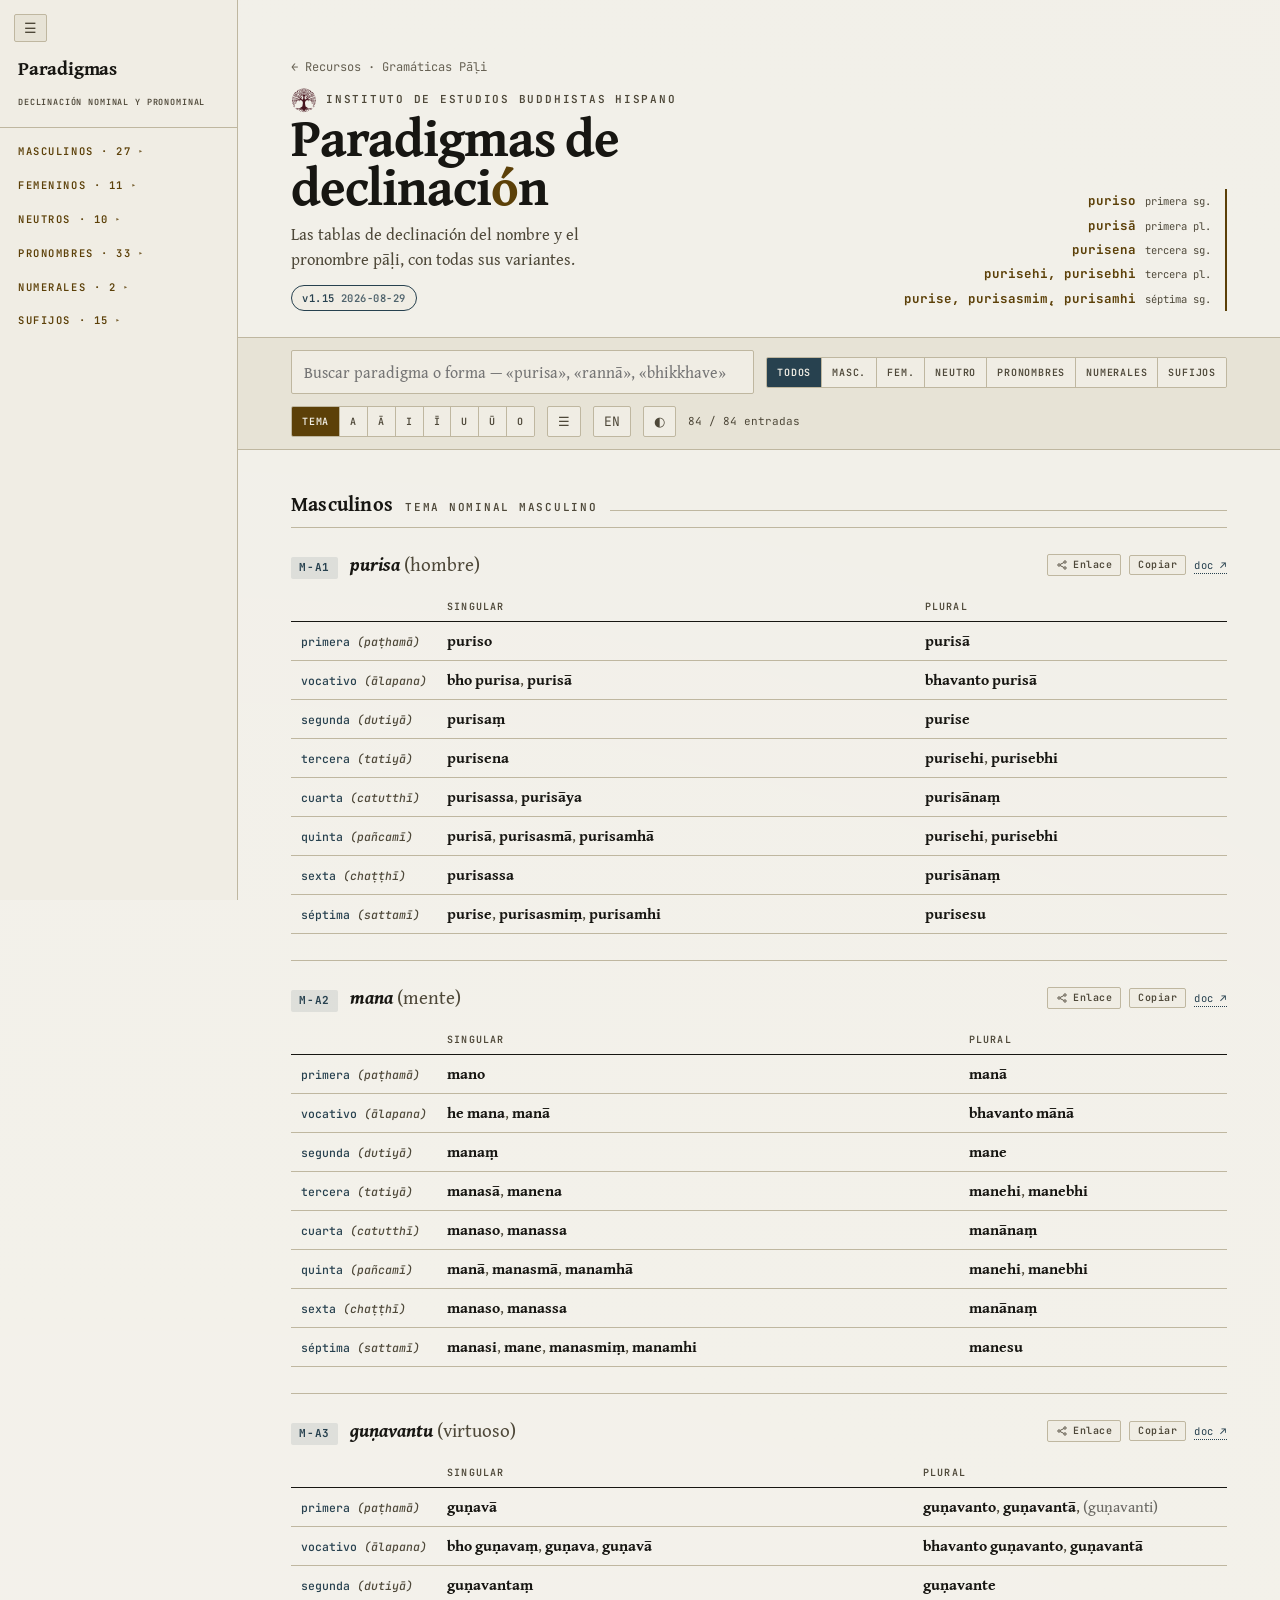
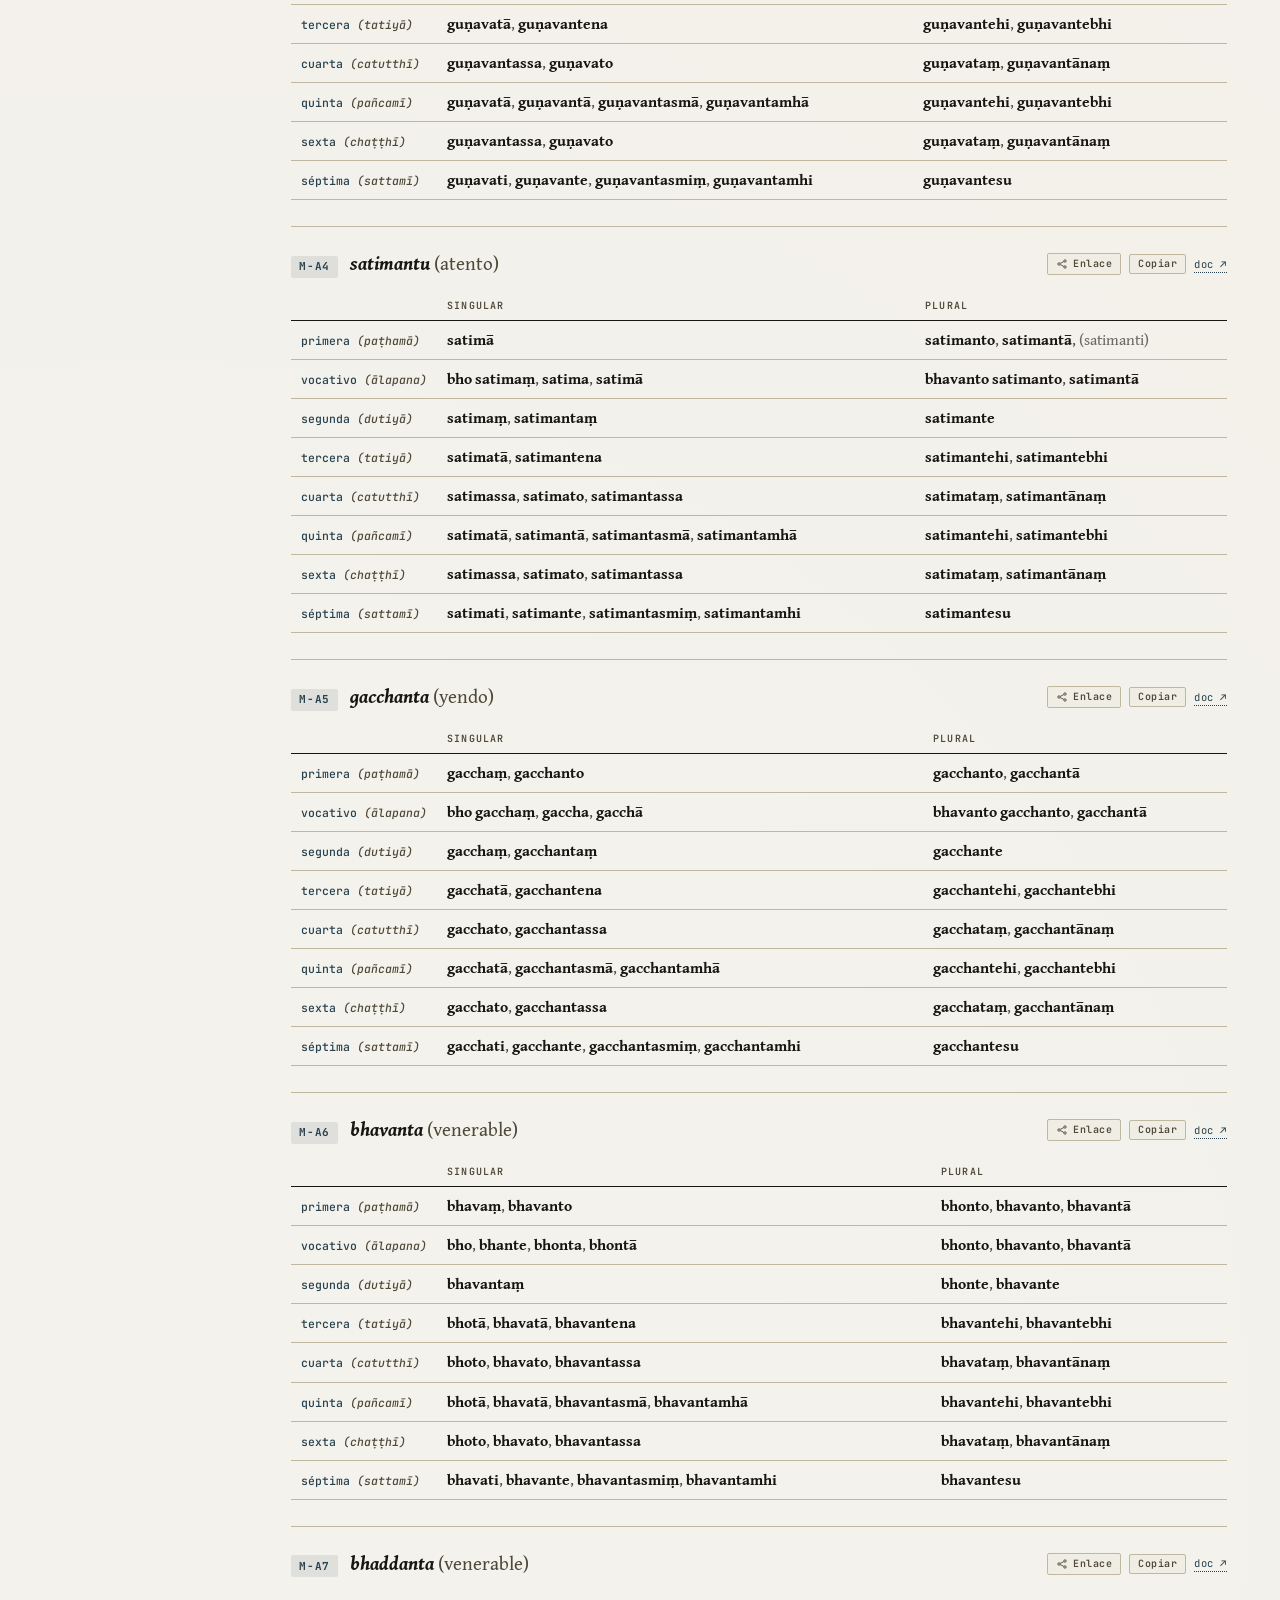
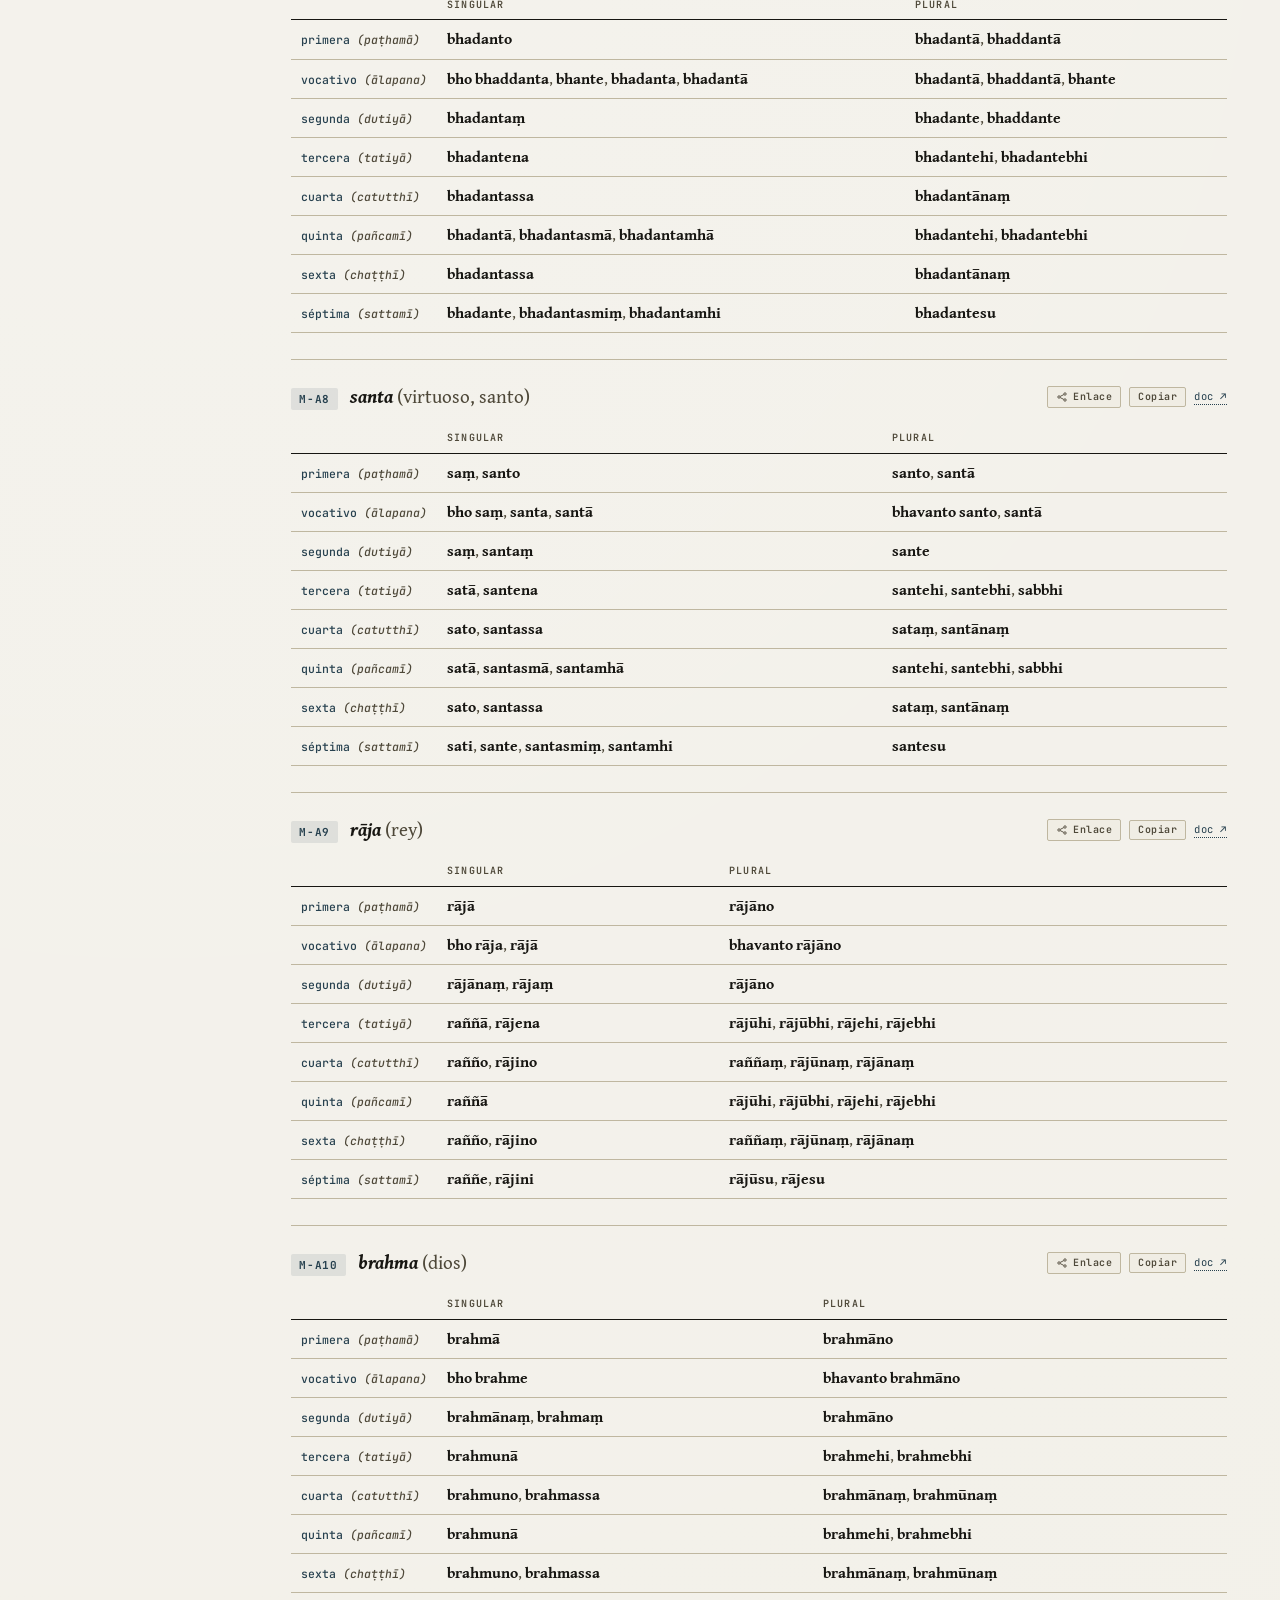
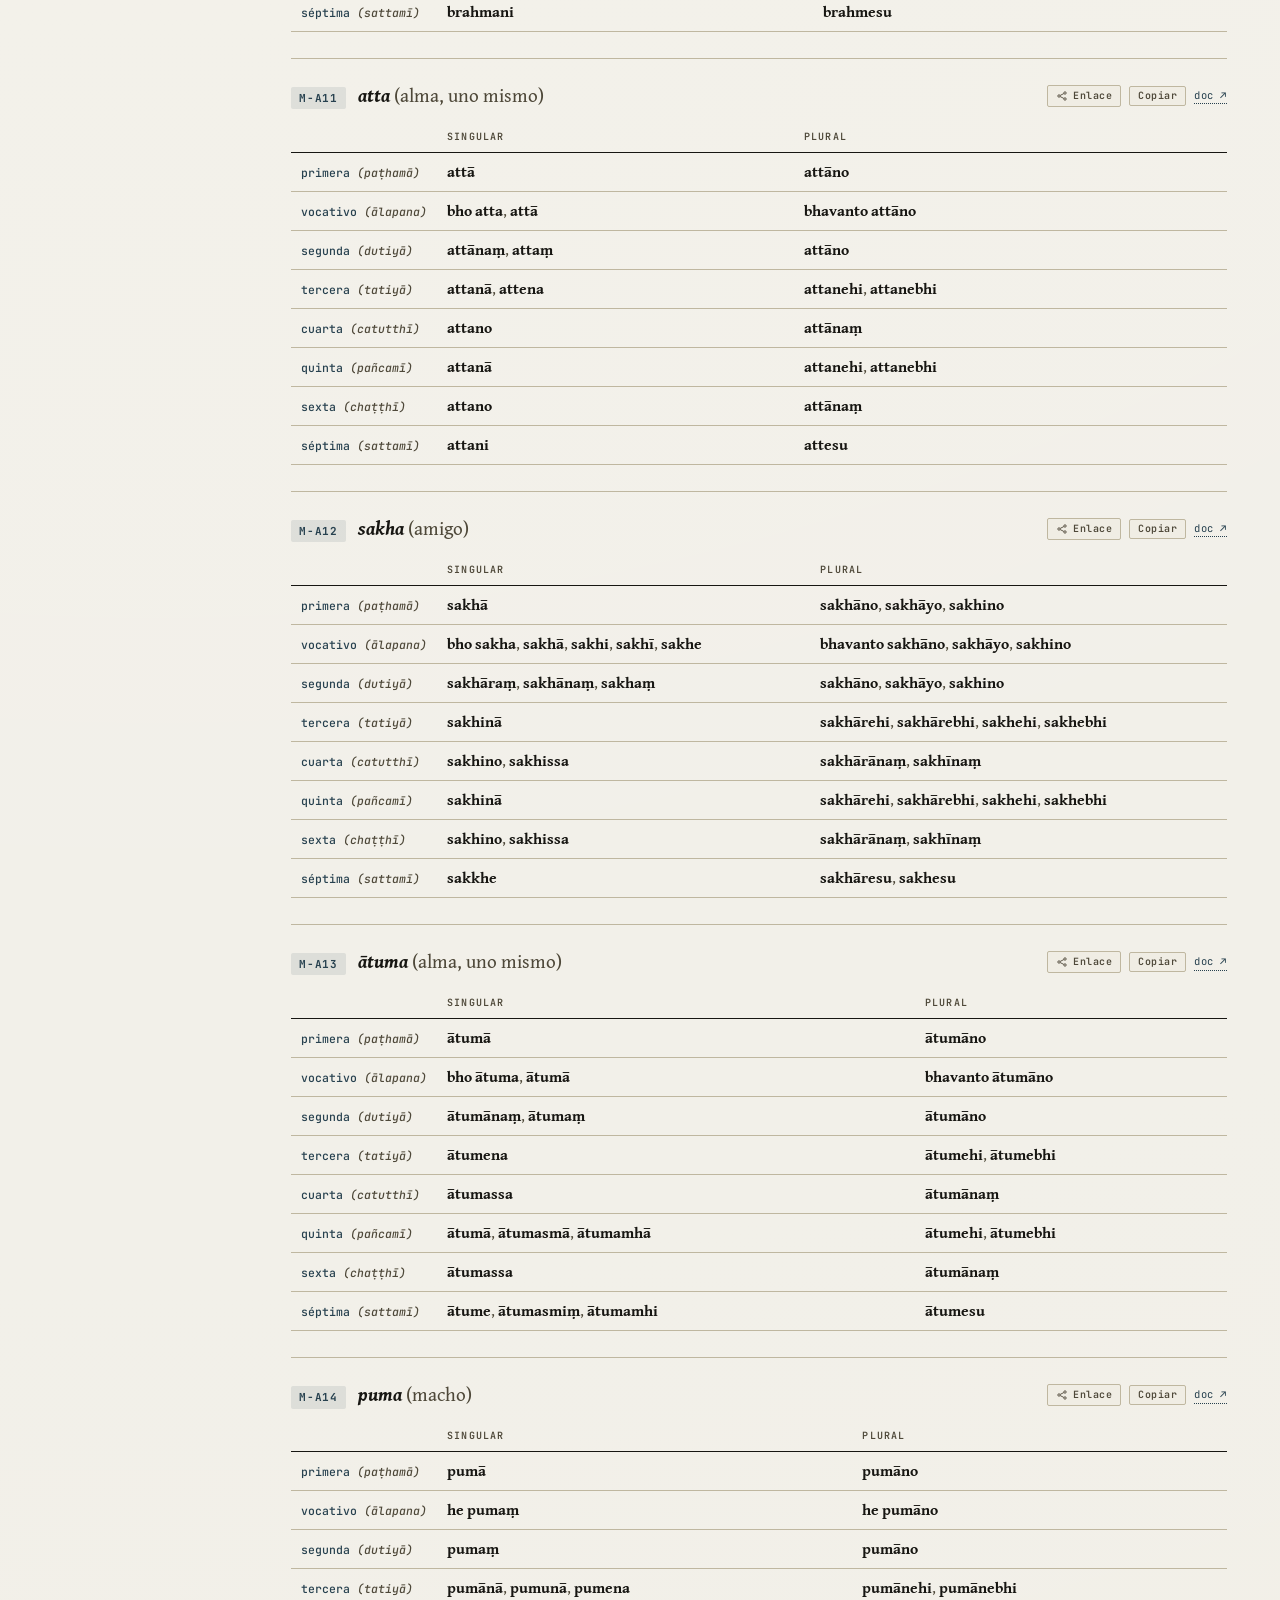
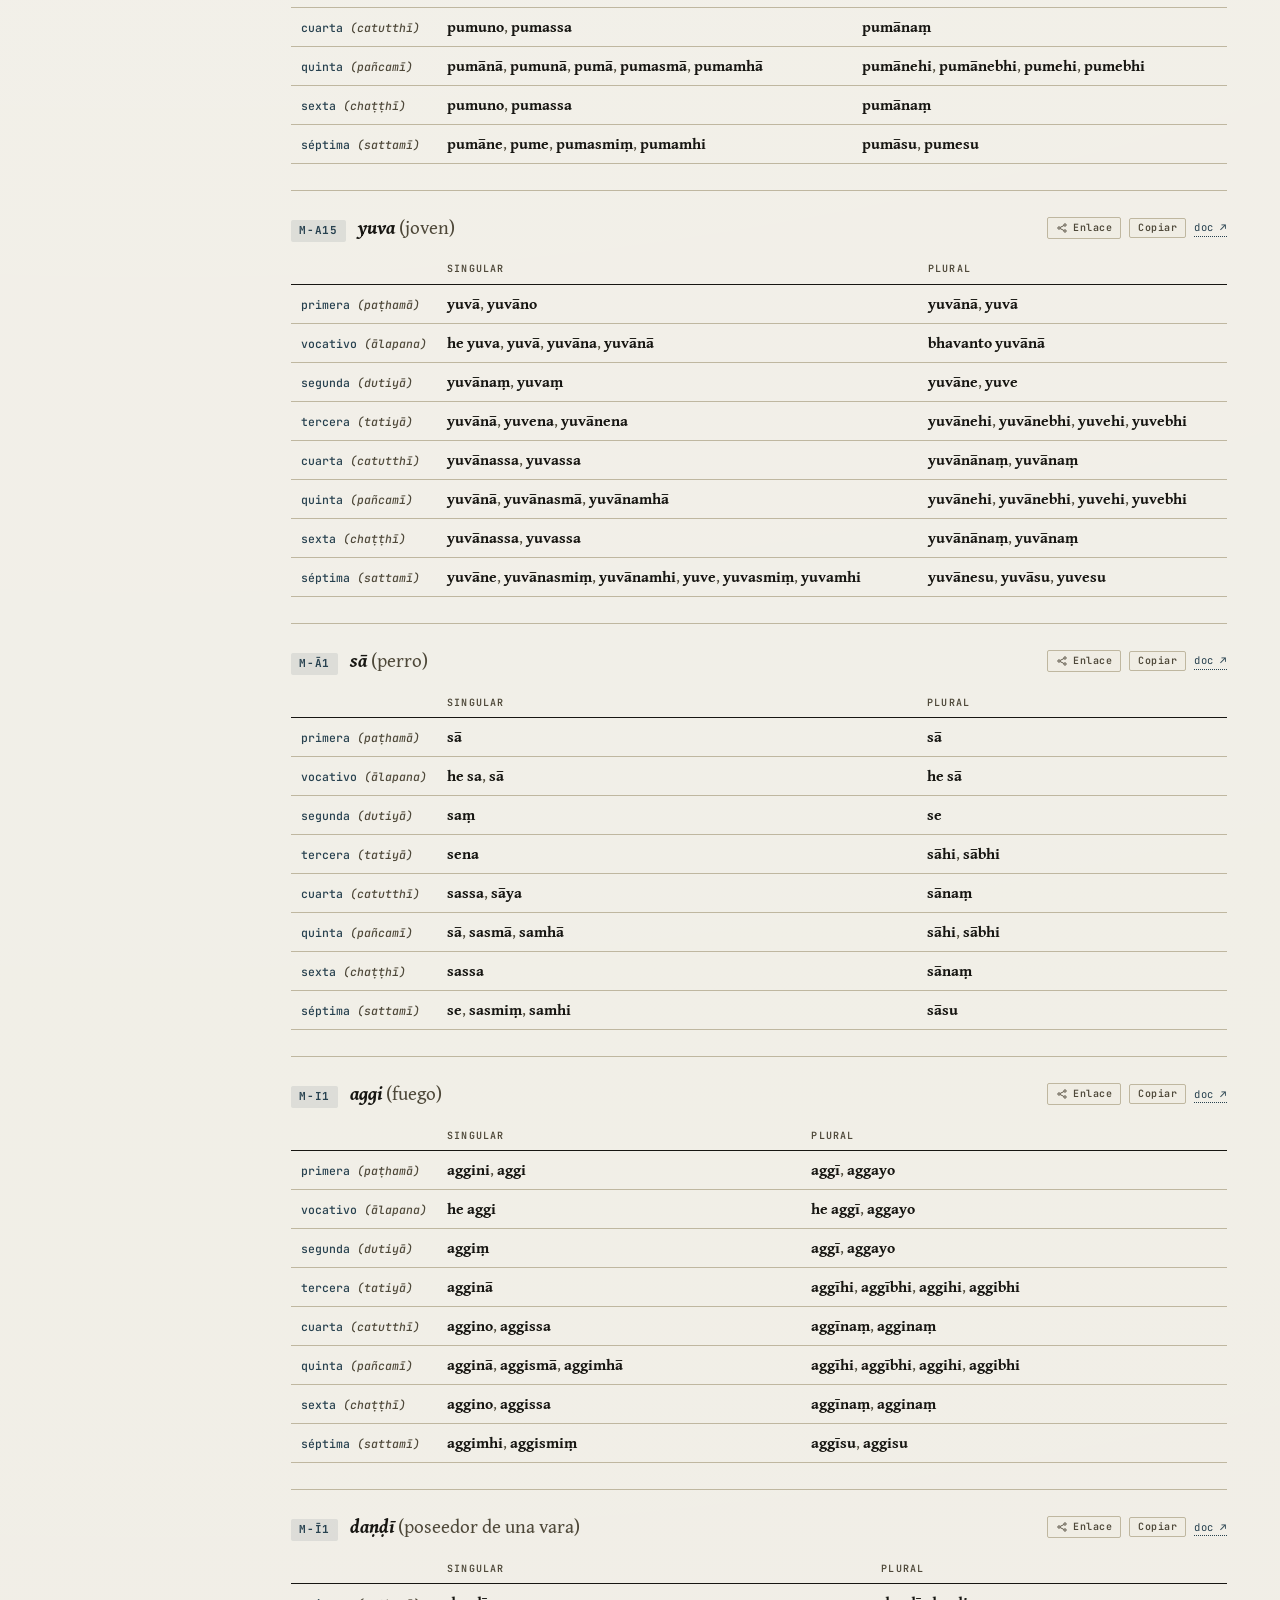
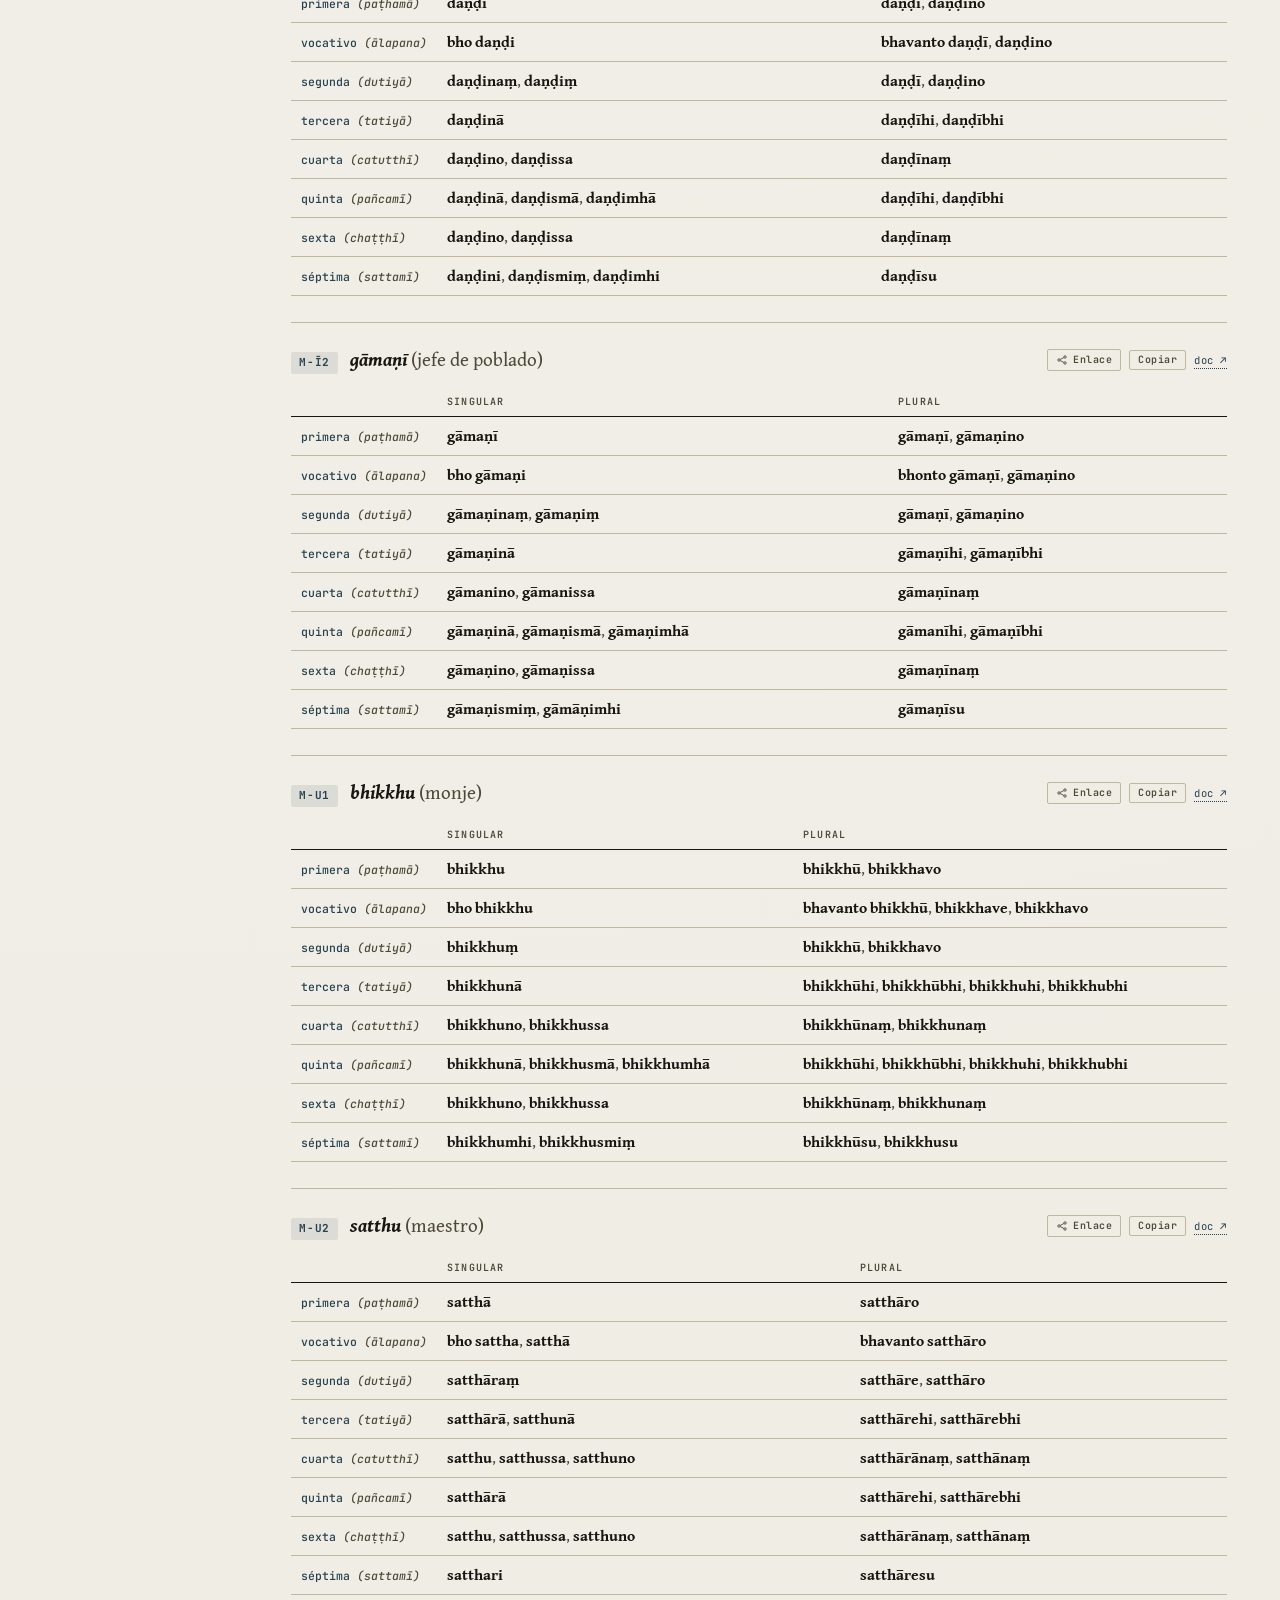
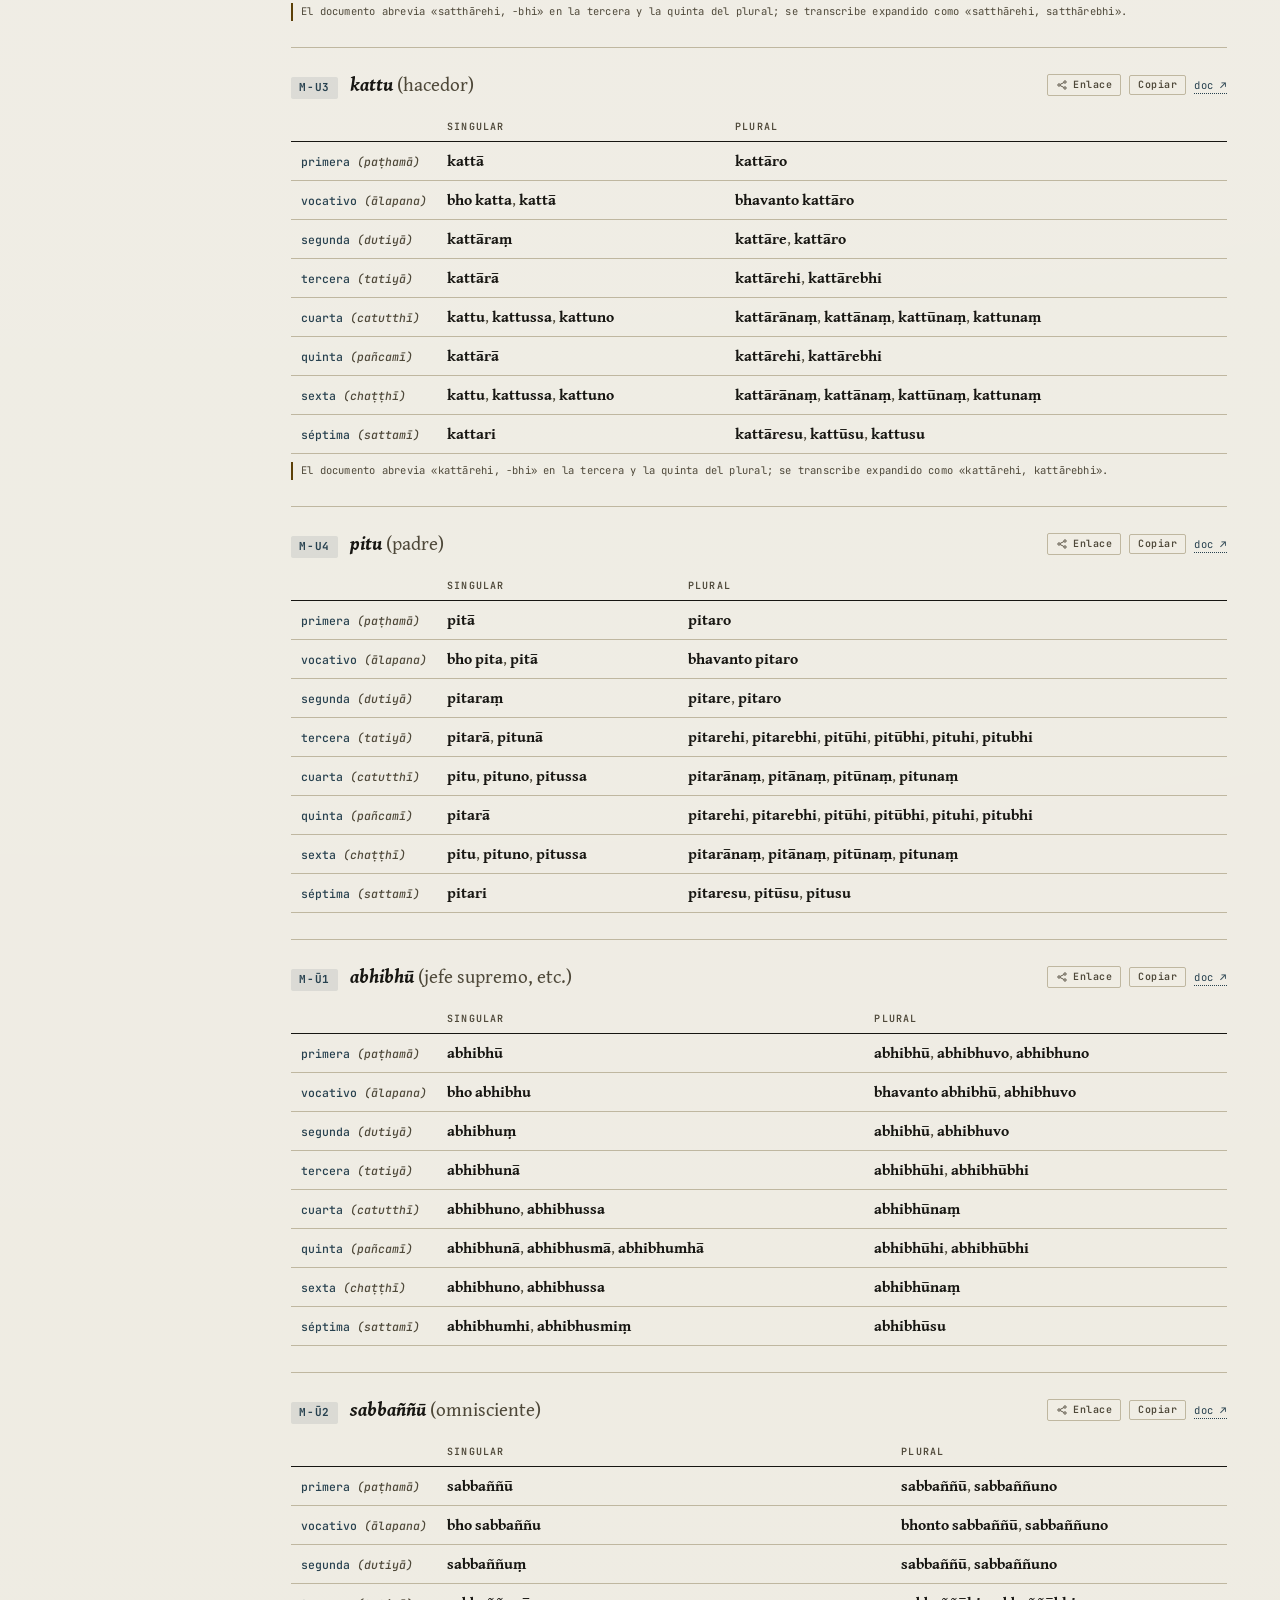
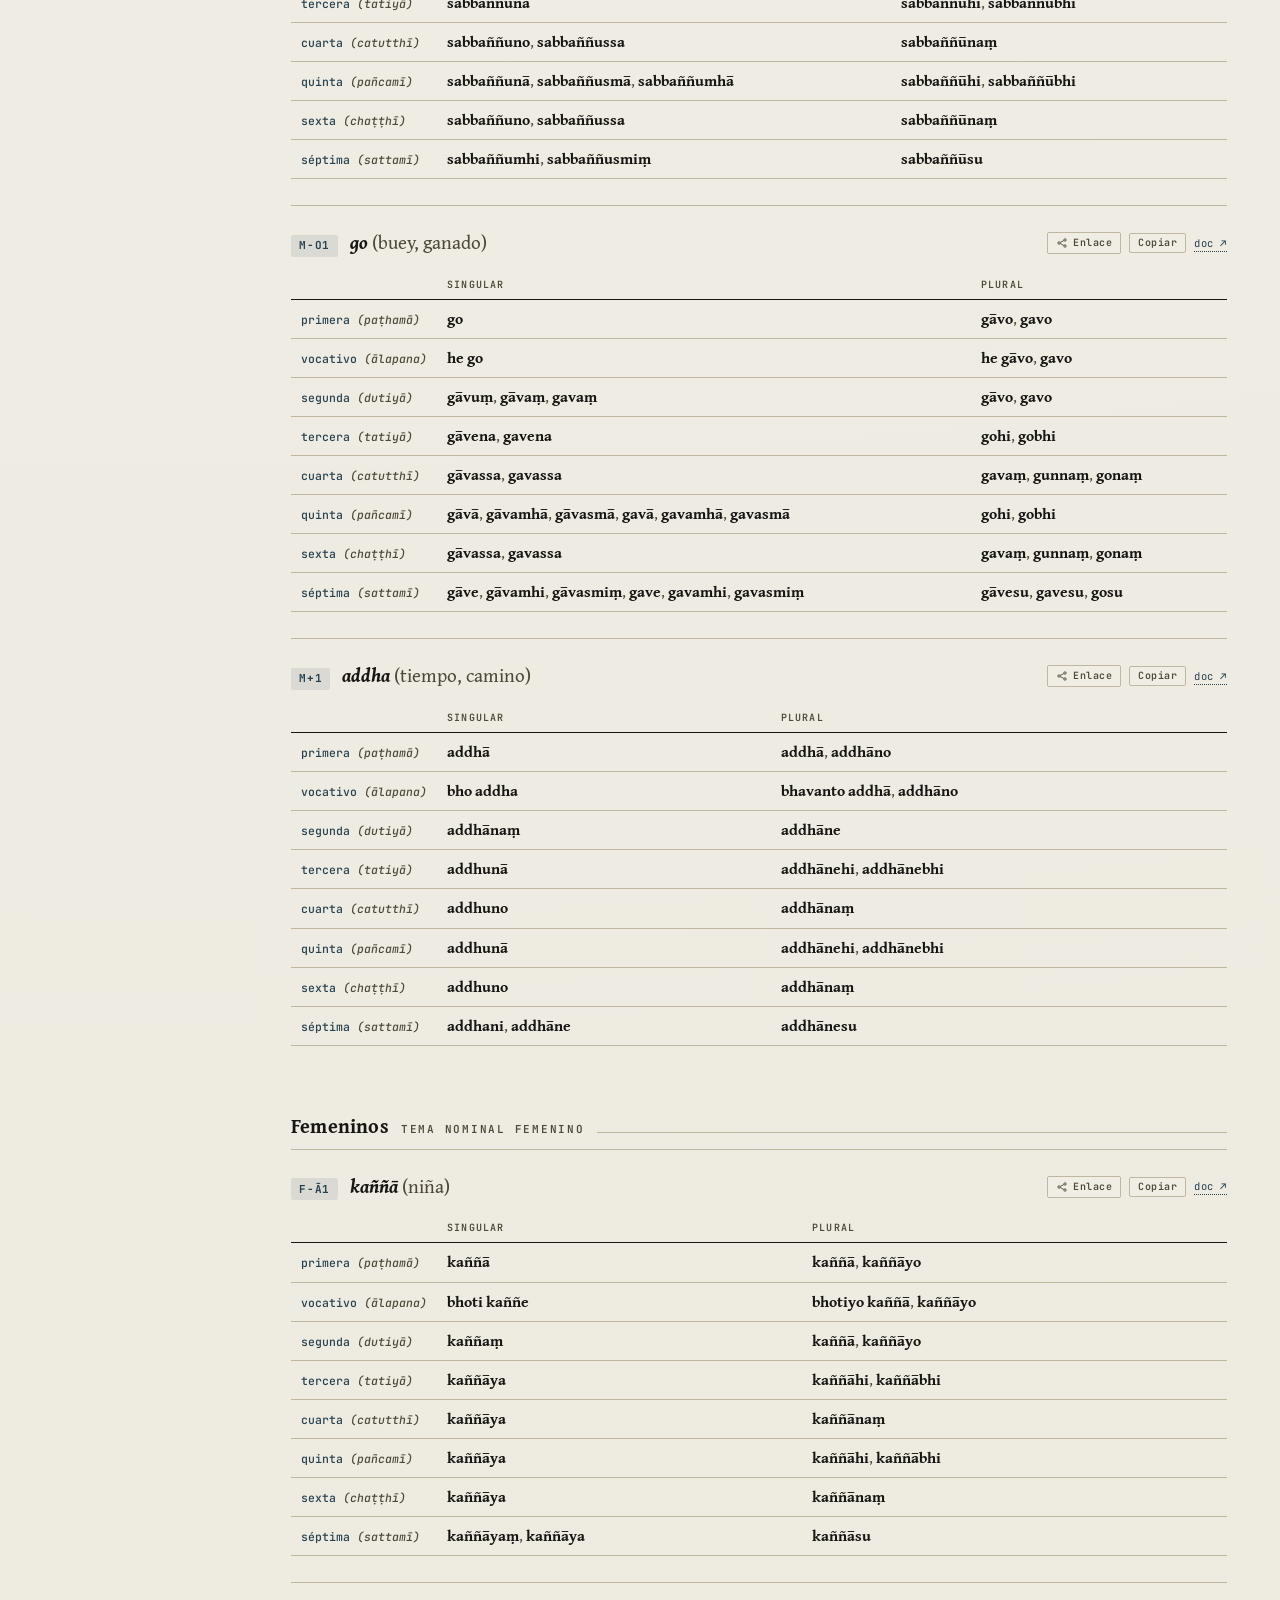
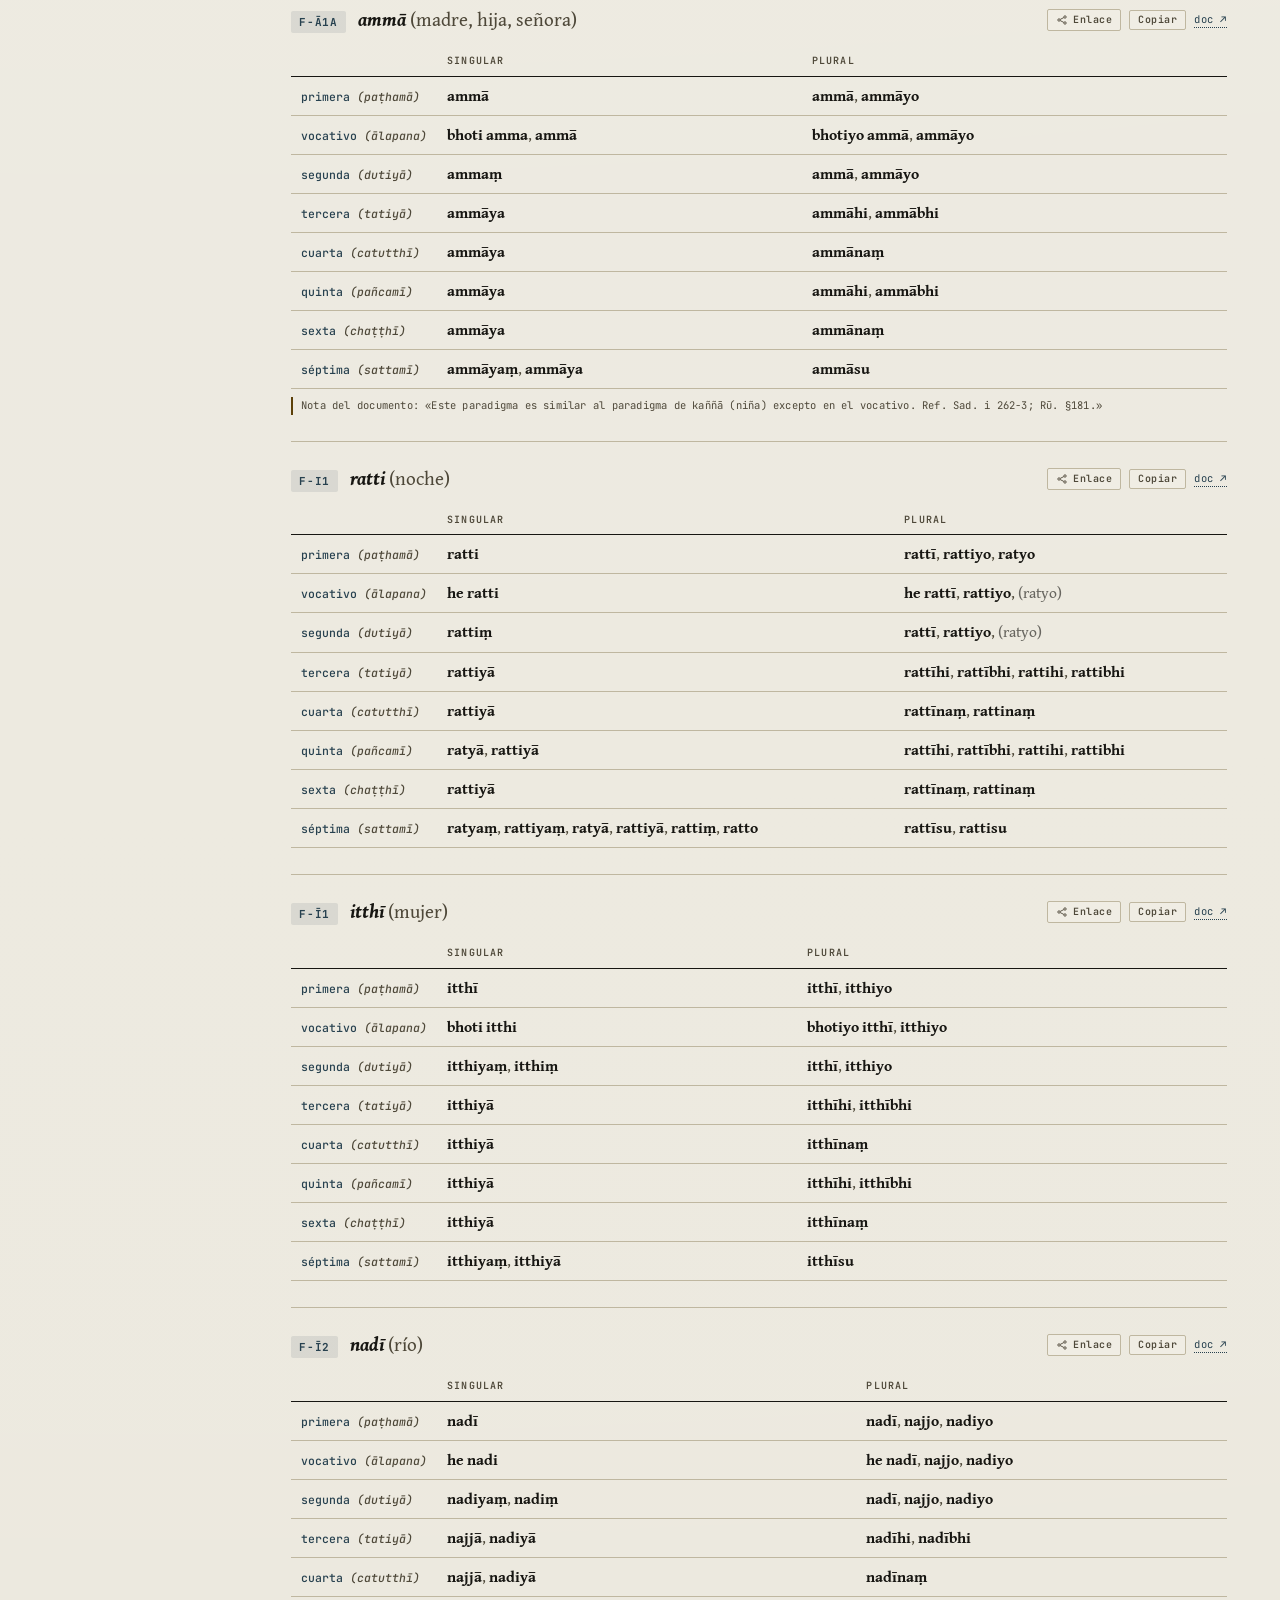
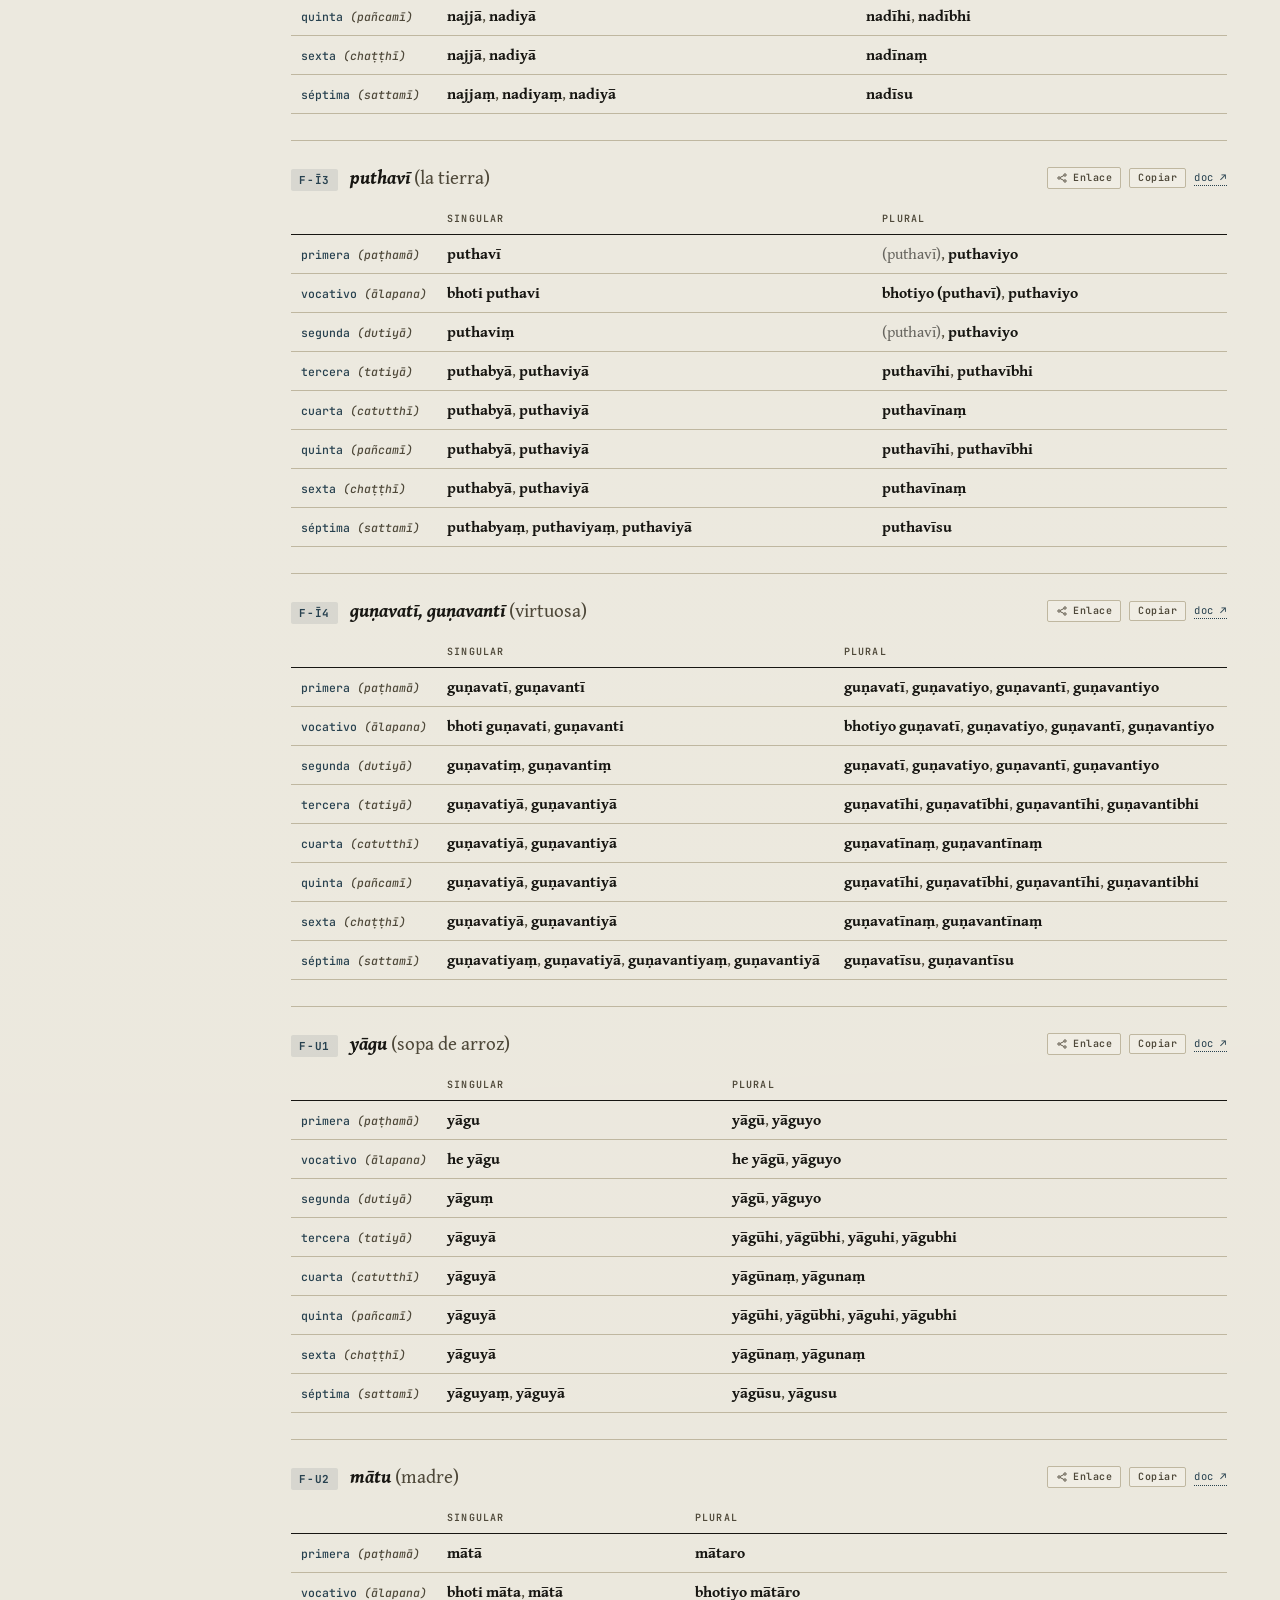
<file: site/recursos/paradigmas/index.html>
<!DOCTYPE html>
<html lang="es">
<head>
<meta charset="utf-8">
<meta name="viewport" content="width=device-width, initial-scale=1">
<link rel="icon" href="../../assets/favicon.svg" type="image/svg+xml">
<title>Paradigmas · Declinación nominal y pronominal en pāḷi</title>
<meta name="version" content="1.13">
<meta name="version-date" content="2026-08-24">
<meta name="description" content="Los 83 paradigmas de declinación nominal y pronominal del pāḷi, según los documentos del Instituto de Estudios Buddhistas Hispano.">
<link rel="preconnect" href="https://fonts.googleapis.com">
<link rel="preconnect" href="https://fonts.gstatic.com" crossorigin>
<link href="https://fonts.googleapis.com/css2?family=Gentium+Book+Plus:ital,wght@0,400;0,700;1,400;1,700&family=JetBrains+Mono:wght@400;500;700&display=swap" rel="stylesheet">
<style>
:root{
  --ola:#E7E3D6;        /* hoja de palma */
  --ola-2:#F0EDE4;
  --ink:#171612;        /* tinta de humo */
  --soot:#4E4839;
  --hair:#BFB7A0;
  --haritala:#5C4008;   /* oropimente */
  --hover:rgba(255,255,255,.55);
  --active:rgba(255,255,255,.75);
  --hl:rgba(92,64,8,.16);
  --chip-k:rgba(39,65,79,.10);
  --nila:#27414F;       /* índigo */
  --rakta:#7E2E23;      /* bermellón */
  --shadow:rgba(0,0,0,.05);
  --serif:"Gentium Book Plus",Georgia,serif;
  --mono:"JetBrains Mono",ui-monospace,SFMono-Regular,Menlo,monospace;
}
html[data-theme=dark]{
  --ola:#1A1917; --ola-2:#232220; --ink:#F4F1E8; --soot:#BDB5A2; --hair:#494438;
  --haritala:#EFC14E; --nila:#B6D8EE; --rakta:#F09A88; --shadow:rgba(0,0,0,.45);
  --hover:rgba(255,255,255,.055); --active:rgba(255,255,255,.085);
  --hl:rgba(239,193,78,.20); --chip-k:rgba(182,216,238,.13);
}
html[data-theme=dark] body{background-image:none}
*{box-sizing:border-box}
html{-webkit-text-size-adjust:100%}
body{
  margin:0;background:var(--ola);color:var(--ink);
  font-family:var(--serif);font-size:17px;line-height:1.55;
  background-image:radial-gradient(circle at 12% 8%,rgba(255,255,255,.55),transparent 55%);
}
.wrap{max-width:980px;margin:0 auto;padding:0 22px}

/* ---------- barra lateral ---------- */
.sidebar{position:fixed;left:0;top:0;bottom:0;width:238px;overflow-y:auto;z-index:60;
  background:var(--ola-2);border-right:1px solid var(--hair);
  /* Sitio arriba para el ☰ que pliega el índice. */
  padding:54px 0 48px}
.sb-sec>summary{font-family:var(--mono);font-size:10.5px;font-weight:600;letter-spacing:.15em;
  text-transform:uppercase;color:var(--haritala);margin:0;padding:9px 18px 7px;
  cursor:pointer;list-style:none;user-select:none}
.sb-sec>summary::-webkit-details-marker{display:none}
.sb-sec>summary::after{content:' ▸';font-size:9px;opacity:.8}
.sb-sec[open]>summary::after{content:' ▾'}
.sb-sec>summary:hover{background:var(--ola)}
.sb-sec>summary:focus-visible{outline:2px solid var(--nila);outline-offset:-2px}
.sb-sec{border-bottom:1px solid transparent}
.sb-sec[open]{padding-bottom:8px}
.sb-brand{padding:0 18px 14px;border-bottom:1px solid var(--hair);margin-bottom:6px}
.sb-brand b{display:block;font-size:19px;letter-spacing:-.01em;margin-bottom:3px}
.sb-brand .lbl{font-size:8.5px;letter-spacing:.1em;line-height:1.5}
.sidebar a{display:block;padding:3px 18px;color:var(--ink);text-decoration:none;font-size:14px;
  border-left:2px solid transparent;white-space:nowrap;overflow:hidden;text-overflow:ellipsis}
.sidebar a:hover{background:var(--ola);color:var(--nila)}
.sidebar a.on{border-left-color:var(--haritala);color:var(--haritala);background:var(--ola)}
.sidebar a b{font-family:var(--mono);font-size:10.5px;color:var(--soot);margin-right:6px;font-weight:600}
.sidebar a:hover b,.sidebar a.on b{color:inherit}
.sb-close{position:absolute;top:14px;left:14px;
  font-family:var(--mono);font-size:14px;line-height:1;padding:6px 9px;
  background:var(--ola);color:var(--soot);border:1px solid var(--hair);
  border-radius:2px;cursor:pointer}
.sb-close:hover{color:var(--ink);border-color:var(--soot)}
.sb-close:focus-visible{outline:2px solid var(--nila);outline-offset:1px}
body{padding-left:238px}
.scrim{display:none}

/* ---------- ocultar la barra lateral ---------- */
/* El botón ☰ vale para las dos cosas: en pantalla ancha pliega la barra y el
   texto se ensancha; en estrecha la saca por encima, como antes. La
   preferencia se guarda y la comparten todas las páginas del sitio. */
.sidebar{transition:transform .2s ease}
body{transition:padding-left .2s ease}
html.sin-barra body{padding-left:0}
html.sin-barra .sidebar{transform:translateX(-100%)}
/* ---------- el ☰ que trae de vuelta el índice ---------- */
/* Al plegar la barra, un ☰ fijo se queda exactamente donde estaba el ☰
   de su esquina: parece un solo botón aunque sean dos, y se pulsa en el
   mismo sitio para plegar y para devolver. Sólo se ve cuando la barra
   está plegada. */
#volver-barra{position:fixed;left:14px;top:14px;
  z-index:56;display:none;align-items:center;
  font-family:var(--mono);font-size:14px;line-height:1;padding:6px 9px;
  background:var(--ola-2);color:var(--soot);
  border:1px solid var(--hair);border-radius:2px;cursor:pointer;
  box-shadow:0 2px 10px var(--shadow)}
#volver-barra:hover{color:var(--ink);background:var(--ola);border-color:var(--soot)}
#volver-barra:focus-visible{outline:2px solid var(--nila);outline-offset:2px}
html.sin-barra #volver-barra{display:inline-flex}
@media (max-width:900px){html.sin-barra #volver-barra{display:none}}
@media print{#volver-barra{display:none!important}}
@media (prefers-reduced-motion:reduce){
  .sidebar,body{transition:none}
}

/* ---------- marca del IEBH ---------- */
/* Dos archivos por marca, uno por tema, en lugar de teñir uno solo: el
   imagotipo lleva el punto de la «i» en otro color, y aplanarlo con CSS
   alteraría la marca. Ambas versiones son las que da el manual. Van de
   fondo y no de <img> para que el navegador sólo pida la del tema en uso. */
.marca-arbol{display:inline-block;width:26px;height:26px;flex:0 0 auto;
  background:url(../../assets/iebh-arbol-granate.svg) center/contain no-repeat}
html[data-theme=dark] .marca-arbol{background-image:url(../../assets/iebh-arbol-blanco.svg)}
.marca-lockup{display:block;width:180px;height:75px;margin:0 0 16px;
  background:url(../../assets/iebh-imagotipo-granate.svg) left center/contain no-repeat}
html[data-theme=dark] .marca-lockup{background-image:url(../../assets/iebh-imagotipo-blanco.svg)}
/* El nombre del instituto ya está escrito al lado: el árbol es decorativo. */
.eyebrow-iebh{display:flex;align-items:center;gap:9px}

/* ---------- eyebrow / labels ---------- */
.lbl{font-family:var(--mono);font-size:11px;font-weight:600;letter-spacing:.16em;
     text-transform:uppercase;color:var(--soot)}

/* ---------- header ---------- */
header{padding:52px 0 26px;border-bottom:1px solid var(--hair)}
.mast{display:flex;flex-wrap:wrap;gap:34px;align-items:flex-end;justify-content:space-between}
.mast>div:first-child{flex:1 1 380px;min-width:280px}
.mast .hero{flex:0 1 auto}
h1{font-size:clamp(34px,5.5vw,52px);line-height:.95;margin:0;font-weight:700;letter-spacing:-.02em}
h1 .dia{color:var(--haritala)}
.tag{margin:10px 0 0;max-width:38ch;color:var(--soot);font-size:16.5px}
.version-badge{display:inline-flex;align-items:center;gap:6px;margin-top:12px;cursor:help;
  font-family:var(--mono);font-size:10.5px;font-weight:600;letter-spacing:.05em;
  color:var(--nila);background:var(--ola-2);border:1px solid var(--nila);
  border-radius:999px;padding:4px 10px;position:relative}
.version-badge time{opacity:.8;font-variant-numeric:tabular-nums}
/* Con el dedo no hay hover: la clase «on» la pone un toque (ver el guion). */
/* Ojo: aquí no entran .sb-close ni #volver-barra, que ya están posicionados
   (absolute/fixed): un position:relative posterior los sacaría de su sitio
   y los dejaría en la esquina del documento — es lo que pasaba. */
#burger{position:relative}
/* 2026-08-29: esta página tenía DOS motores de globos —el de CSS (::after)
   para la insignia y los ☰, y el rótulo NATIVO del navegador (title=) para
   el tema, el ↑, Enlace, Copiar y «doc ↗»—, y el nativo es diminuto e
   inestilizable. Los dos se pliegan ahora al #tip que la página ya tenía
   para los suttas y los casos, en su variante LLANA: un solo globo, un solo
   tamaño que ajustar, y el mismo trato que en el solucionador. */
.version-foot{margin-top:10px;font-size:13px;color:var(--soot)}
.hero{font-family:var(--mono);font-size:12.5px;line-height:1.95;text-align:right;
      border-right:2px solid var(--haritala);padding-right:14px;white-space:nowrap}
.hero div{opacity:0;display:flex;gap:9px;justify-content:flex-end;align-items:baseline}
.hero div.on{opacity:1;transition:opacity .5s ease}
.hero b{font-weight:700;color:var(--haritala)}
.hero .ref{color:var(--soot);font-size:10.5px}

/* ---------- controls ---------- */
.bar{position:sticky;top:0;z-index:20;background:var(--ola);
     border-bottom:1px solid var(--hair);padding:12px 0;margin-bottom:6px}
.bar .wrap{display:flex;gap:12px;align-items:center;flex-wrap:wrap}
input[type=search]{
  flex:1 1 220px;min-width:0;font-family:var(--serif);font-size:16px;color:var(--ink);
  background:var(--ola-2);border:1px solid var(--hair);border-radius:2px;padding:9px 12px}
input[type=search]:focus{outline:2px solid var(--nila);outline-offset:1px}
.filtros{display:flex;gap:0;border:1px solid var(--hair);border-radius:2px;overflow:hidden}
.filtros button{font-family:var(--mono);font-size:10px;font-weight:600;letter-spacing:.08em;
  text-transform:uppercase;padding:8px 10px;border:0;background:var(--ola-2);color:var(--soot);
  cursor:pointer;border-right:1px solid var(--hair)}
.filtros button:last-child{border-right:0}
.filtros button[aria-pressed=true]{background:var(--nila);color:var(--ola-2)}
.filtros.tema button[aria-pressed=true]{background:var(--haritala)}
.filtros button:focus-visible{outline:2px solid var(--haritala);outline-offset:-2px}
.count{font-family:var(--mono);font-size:11px;color:var(--soot);white-space:nowrap}
.icon-btn{font-family:var(--mono);font-size:13px;line-height:1;background:var(--ola-2);
  color:var(--soot);border:1px solid var(--hair);border-radius:2px;padding:8px 10px;cursor:pointer}
.icon-btn:hover{color:var(--ink);border-color:var(--soot)}
.icon-btn:focus-visible{outline:2px solid var(--nila);outline-offset:1px}

/* La barra es pegajosa: sin este margen, saltar a un paradigma lo deja oculto. */
.sec,.card{scroll-margin-top:var(--barra,74px)}

/* ---------- sections ---------- */
.sec{margin:38px 0 8px;display:flex;align-items:baseline;gap:12px}
.sec h2{font-size:20px;margin:0;font-weight:700;letter-spacing:.01em}
.sec .rule{flex:1;height:1px;background:var(--hair)}

/* ---------- cards ---------- */
.card{border-top:1px solid var(--hair);padding:22px 0 26px}
.card:last-child{border-bottom:1px solid var(--hair)}
.chead{display:flex;gap:12px;align-items:baseline;flex-wrap:wrap;margin-bottom:4px}
.cod{font-family:var(--mono);font-size:11px;font-weight:700;letter-spacing:.07em;
  color:var(--nila);background:var(--chip-k);border-radius:2px;padding:2.5px 8px;white-space:nowrap}
.title{font-size:19px;margin:0;font-weight:400}
.pali{font-style:italic;font-weight:700}
.gloss{color:var(--soot)}
.meta{font-family:var(--mono);font-size:10.5px;color:var(--soot);letter-spacing:.05em;margin-left:auto;
  display:flex;gap:8px;align-items:center;white-space:nowrap}
.meta a{color:var(--nila);text-decoration:none;border-bottom:1px dotted currentColor}
.meta a:hover{color:var(--haritala)}
.mini-btn{display:inline-flex;align-items:center;gap:5px;font-family:var(--mono);
  font-size:10px;font-weight:600;letter-spacing:.05em;color:var(--soot);
  background:var(--ola-2);border:1px solid var(--hair);border-radius:2px;
  padding:4px 8px;cursor:pointer;line-height:1}
.mini-btn svg{width:12px;height:12px}
.mini-btn:hover{color:var(--ink);border-color:var(--soot)}
.mini-btn:focus-visible{outline:2px solid var(--nila);outline-offset:1px}
.mini-btn.ok{color:var(--haritala);border-color:var(--haritala)}
@media print{.mini-btn{display:none}}

/* ---------- tablas de declinación (elemento central) ---------- */
.tbl{width:100%;border-collapse:collapse;margin-top:12px;font-size:15.5px}
.tbl th,.tbl td{text-align:left;padding:7px 10px;border-bottom:1px solid var(--hair);vertical-align:baseline}
.tbl thead th{font-family:var(--mono);font-size:10px;font-weight:600;letter-spacing:.12em;
   text-transform:uppercase;color:var(--soot);border-bottom:1.5px solid var(--ink)}
.tbl tbody th{font-family:var(--mono);font-size:11.5px;font-weight:500;color:var(--nila);
   white-space:nowrap;cursor:help;width:1%}
.tbl tbody th i{font-style:italic;color:var(--soot)}
/* Las formas van en redonda, como en los documentos de origen: en cuerpos
   pequeños la cursiva estorba a los diacríticos. La cursiva queda para los
   lemas y el pāḷi corrido, como en el resto del sitio. */
.tbl td{font-style:normal;font-weight:600}
.tbl td .sep{font-weight:400;color:var(--soot)}
.tbl td .rara{opacity:.62;font-weight:400}
.tbl.suf tbody th{font-family:var(--serif);font-size:16px;font-weight:700;color:var(--ink);cursor:auto}
.tbl.suf td.multi{font-weight:400}
.tbl.suf .uso-l{font-size:14.5px;color:var(--soot);margin:2px 0}
.tbl.suf .uso-t{color:var(--ink)}
.tbl.suf .g{font-weight:400;color:var(--soot);font-size:13.5px}
.tbl.suf .refs{font-family:var(--mono);font-size:11px;white-space:nowrap;font-weight:400}
.tbl.suf .refs a{color:var(--nila);text-decoration:none;border-bottom:1px dotted currentColor}
.tbl.suf .refs a:hover{color:var(--haritala)}
[id^="suf-"]{scroll-margin-top:var(--barra,74px)}
.tbl td.nada{font-style:normal;font-weight:400;color:var(--soot);opacity:.6}
.tbl tbody tr:hover{background:var(--hover)}
mark{background:var(--hl);color:inherit;border-radius:2px;
  box-shadow:inset 0 -1px 0 var(--haritala)}

/* ---------- notas de la tarjeta ---------- */
.familia{margin:10px 0 0;font-size:14.5px;color:var(--soot)}
.familia b{color:var(--ink);font-weight:600}
.parcial{margin:8px 0 0;font-family:var(--mono);font-size:10.5px;color:var(--soot);
  letter-spacing:.02em;border-left:2px solid var(--haritala);padding-left:8px;line-height:1.7}
.igual{margin:10px 0 0;font-size:15px;color:var(--soot)}
.igual a{color:var(--nila)}

/* ---------- tooltip de sutta (como en /recursos/sandhi/, en grande) ---------- */
#tip{position:fixed;z-index:200;max-width:380px;pointer-events:none;opacity:0;
  transform:translateY(3px);transition:opacity .12s ease,transform .12s ease;
  background:var(--ola-2);border:1px solid var(--hair);border-radius:3px;
  box-shadow:0 8px 26px var(--shadow);padding:13px 15px;font-size:15.5px;line-height:1.5}
#tip.on{opacity:1;transform:none}
#tip .tn{font-family:var(--mono);font-size:12px;font-weight:700;color:var(--nila);
  display:block;margin-bottom:5px}
#tip .tp{font-style:italic;font-weight:700;margin:0;font-size:16.5px}
#tip .te{margin:5px 0 0;color:var(--soot);font-size:15px}
#tip .tk{font-family:var(--mono);font-size:10.5px;color:var(--haritala);margin:8px 0 0;
  letter-spacing:.06em;text-transform:uppercase}
/* El globo LLANO: el mismo #tip con texto corrido, para lo que antes llevaba
   el ::after de CSS o el «title» nativo. 15 px — el nativo rondaba los 11. */
#tip.llano{max-width:340px;padding:11px 15px;font-size:15px;line-height:1.55}
#tip.llano p{margin:0}

/* ---------- inglés a demanda (pedido del IEBH, 2026-08-29), como en
   /recursos/raices/ y en el solucionador: el botón EN alterna el idioma de
   la interfaz y el navegador lo recuerda (clave pali_paradigmas_en).
   Las FORMAS no se tocan nunca: son pāḷi, y son el objeto de la página.
   La prosa del IEBH que viaja en los datos —las glosas de cada paradigma,
   las familias, las notas de transcripción— espera adjudicación y hasta
   entonces se muestra en español también en modo inglés. */
body.en .i-es{display:none}
body:not(.en) .i-en{display:none}
.icon-btn.on{background:var(--nila);color:var(--ola-2);border-color:var(--nila)}

/* ---------- volver al inicio (igual que en los capítulos) ---------- */
#top-btn{position:fixed;right:22px;bottom:22px;z-index:150;
  width:38px;height:38px;border-radius:50%;
  border:1px solid var(--hair);background:var(--ola-2);color:var(--soot);
  font:16px/1 var(--mono);cursor:pointer;box-shadow:0 6px 20px var(--shadow);
  opacity:0;pointer-events:none;transform:translateY(6px);
  transition:opacity .2s,transform .2s,background .12s,color .12s}
#top-btn.show{opacity:1;pointer-events:auto;transform:none}
#top-btn:hover{background:var(--ola);color:var(--ink);border-color:var(--soot)}
#top-btn:focus-visible{outline:2px solid var(--nila);outline-offset:1px}
@media (prefers-reduced-motion:reduce){#top-btn{transition:none}}

/* ---------- empty + footer ---------- */
.empty{padding:60px 0;text-align:center;color:var(--soot)}
.empty p{margin:0 0 6px}
footer{border-top:1px solid var(--hair);margin-top:54px;padding:26px 0 58px;
       color:var(--soot);font-size:14px}
footer a{color:var(--nila)}
/* El pie plegado (pedido del IEBH, 2026-08-29, extendido a esta página el
   2026-09-02): a la vista queda el árbol del IEBH y su crédito; las notas y
   la nota de versión van a un clic. El sumario va en pequeño porque es un
   mando, no un texto; la prosa de dentro conserva la suya. */
.pie-notas{margin:0}
.pie-notas>summary{font-family:var(--mono);font-size:11px;font-weight:600;
  letter-spacing:.07em;text-transform:uppercase;color:var(--soot);
  cursor:pointer;list-style:none;padding:4px 0;margin-bottom:2px}
.pie-notas>summary::-webkit-details-marker{display:none}
.pie-notas>summary::after{content:' ▸';font-size:11px;color:var(--haritala)}
.pie-notas[open]>summary::after{content:' ▾'}
.pie-notas[open]>summary{margin-bottom:10px}
.pie-notas>summary:hover{color:var(--ink)}
.pie-notas>summary:focus-visible{outline:2px solid var(--nila);outline-offset:2px}
.licencia{margin-top:22px;padding-top:18px;border-top:1px solid var(--hair);
  font-size:12.5px;line-height:1.65;color:var(--soot)}
.volver-sitio{display:inline-block;font:400 12px/1 var(--mono);color:var(--soot);
  text-decoration:none;margin-bottom:14px;opacity:.85}
.volver-sitio:hover{color:var(--nila);opacity:1}

@media (max-width:900px){
  body{padding-left:0}
  .sidebar{transform:translateX(-100%);transition:transform .22s ease;box-shadow:0 0 40px var(--shadow)}
  .sidebar.open{transform:none}
  .scrim.on{display:block;position:fixed;inset:0;background:rgba(0,0,0,.35);z-index:55}
}
@media (max-width:640px){
  body{font-size:16px}
  .mast{gap:22px}
  .hero{text-align:left;border-right:0;border-left:2px solid var(--haritala);
        padding:0 0 0 12px;font-size:11px;overflow-x:auto;width:100%}
  .hero div{justify-content:flex-start}
  .bar .wrap{gap:9px}
  .count{width:100%}
  /* La tabla ya rodaba sola; quien empujaba la página de lado era esta fila:
     «Copiar» y «doc ↗» iban en una línea que no se parte, y llegaba a 459 px
     en una pantalla de 375. Se le permite pasar a la línea siguiente. */
  .meta{margin-left:0;width:100%;flex-wrap:wrap;white-space:normal}
  .tbl{display:block;overflow-x:auto}
}

/* ---------- táctil ---------- */
/* Todo lo de aquí vale sólo para punteros gruesos (dedo o lápiz): con ratón
   la página queda exactamente como estaba. Dos cosas: zonas de toque de 44px
   —el mínimo recomendado— y tooltips que se abren al tocar, porque en táctil
   no existe el hover. La lógica del primer/segundo toque va en el guion. */
@media (pointer:coarse){
  input[type=search]{padding:12px 13px;min-height:44px}
  /* Los filtros pasan a repartirse en filas; la raya de separación es el
     hueco de 1px, que deja ver el fondo del contenedor. */
  .filtros{flex-wrap:wrap;gap:1px;background:var(--hair);border-radius:3px}
  .filtros button{flex:1 0 auto;min-height:44px;font-size:11.5px;
    padding:12px 13px;border-right:0}
  .icon-btn{min-height:44px;min-width:44px;padding:12px 13px;font-size:15px}
  .mini-btn{min-height:38px;padding:9px 12px;font-size:11px}
  .mini-btn svg{width:14px;height:14px}
  .meta a{display:inline-block;padding:9px 2px}
  .sidebar{width:min(300px,84vw)}
  .sidebar a{padding:10px 18px;font-size:15px}
  .sb-sec>summary{padding:14px 18px 12px;font-size:11.5px}
  .tbl th,.tbl td{padding:10px}
  .tbl tbody th{cursor:pointer}
  a[data-sutta]{display:inline-block;padding:6px 3px}
  .version-badge{padding:8px 14px}
  #top-btn{width:48px;height:48px;font-size:19px;right:16px;bottom:16px}
}
@media (pointer:coarse) and (max-width:640px){
  /* Cada grupo de filtros, a línea completa: así los botones crecen a lo
     ancho en lugar de estrujarse. */
  #f-gen,#f-tema{flex:1 1 100%}
}

@media (prefers-reduced-motion:reduce){
  .hero div{opacity:1!important;transition:none!important}
  *{animation:none!important}
}
@media print{
  #sbnav,#sbclose,#burger,#theme,#top-btn,.hero,input#q,.filtros{display:none!important}
  body{background:#fff;color:#000;padding-left:0}
  .sidebar{display:none}
  .card{break-inside:avoid}
  a{color:#000;text-decoration:none}
}
</style>
</head>
<body>

<div class="scrim" id="scrim"></div>
<button id="volver-barra" aria-label="Mostrar el índice"
  data-tip="Mostrar otra vez el índice al lado del texto.">☰</button>
<aside class="sidebar" id="sidebar" aria-label="Índice">
  <button class="sb-close" id="sbclose" aria-label="Ocultar el índice"
    data-tip="Aparta el índice y el texto ocupa su sitio. El ☰ se queda en su sitio para devolverlo.">☰</button>
  <div class="sb-brand"><b>Paradigmas</b><span class="lbl i-es">Declinación nominal y pronominal</span><span class="lbl i-en">Nominal and pronominal declension</span></div>
  <nav id="sbnav"></nav>
</aside>

<header>
  <div class="wrap mast">
    <div>
      <a class="volver-sitio" href="../">← Recursos · Gramáticas Pāḷi</a>
      <div class="eyebrow-iebh"><span class="marca-arbol"></span><span class="lbl">Instituto de Estudios Buddhistas Hispano</span></div>
      <h1>Paradigmas de declinaci<span class="dia">ó</span>n</h1>
      <p class="tag i-es">Las tablas de declinación del nombre y el pronombre pāḷi, con todas sus variantes.</p>
      <p class="tag i-en">The declension tables of the Pāḷi noun and pronoun, with every variant.</p>
      <span class="version-badge" id="vbadge"></span>
    </div>
    <div class="hero" id="hero" aria-hidden="true"></div>
  </div>
</header>

<div class="bar">
  <div class="wrap">
    <input type="search" id="q" placeholder="Buscar paradigma o forma — «purisa», «rannā», «bhikkhave»…" aria-label="Buscar">
    <span class="filtros" id="f-gen" role="group" aria-label="Filtrar por género"></span>
    <span class="filtros tema" id="f-tema" role="group" aria-label="Filtrar por tema"></span>
    <button class="icon-btn" id="burger" aria-label="Mostrar u ocultar el índice"
      aria-expanded="true">☰</button>
    <button class="icon-btn" id="en-btn" aria-pressed="false"
      aria-label="Interface in English / Interfaz en español"
      data-tip="Interface in English / Interfaz en español">EN</button>
    <button class="icon-btn" id="theme" aria-label="Cambiar tema" data-tip="Claro / oscuro">◐</button>
    <span class="count" id="count"></span>
  </div>
</div>

<main class="wrap" id="out"></main>
<div id="tip" role="tooltip" aria-hidden="true"></div>
<button id="top-btn" aria-label="Volver al inicio" data-tip="Volver al inicio">↑</button>

<footer class="wrap">
  <details class="pie-notas">
    <summary><span class="i-es">Notas, cifras y fuentes</span><span class="i-en">Notes, numbers and sources</span></summary>
  <p class="version-foot" id="vfoot"></p>
  <div class="i-es">
  <p><strong>Fuente.</strong> Los 83 paradigmas proceden de los documentos de declinación preparados por
  Bhikkhu Nandisena, Instituto de Estudios Buddhistas Hispano, transcritos aquí tal como están,
  con las variantes de cada celda separadas. Las formas entre paréntesis se dan así en el documento.
  El paradigma femenino de <i>go</i> (F-O) es el mismo documento que el masculino (M-O1).</p>
  <p><strong>Cómo leer las tablas.</strong> Las ocho filas son las inflexiones nominales, nombradas por su
  ordinal con el pāḷi al lado, como en la traducción de Kaccāyana. Al pasar el cursor por el nombre de
  la inflexión —o al tocarlo, en móvil— se ve el caso gramatical correspondiente: primera = nominativo, segunda = acusativo,
  tercera = instrumental, cuarta = dativo, quinta = ablativo, sexta = genitivo/posesivo,
  séptima = locativo. El vocativo (<i>ālapana</i>) va en fila propia; un guion «—» significa que el
  paradigma no tiene esa forma.</p>
  <p><strong>Véase también.</strong> El capítulo que prescribe estas inflexiones, en
  <a href="../../kaccayana/nama/">2-Nāma-Kappa</a>; la referencia interactiva de
  <a href="../sandhi/">sandhi</a>; y la <a href="../nombre/">formación del nombre</a> paso a paso.</p>
  </div>

  <div class="i-en">
  <p><strong>Source.</strong> The 83 paradigms come from the declension documents prepared by
  Bhikkhu Nandisena, Instituto de Estudios Buddhistas Hispano, transcribed here exactly as they
  stand, with the variants of each cell separated. Forms in parentheses are given that way in the
  document. The feminine paradigm of <i>go</i> (F-O) is the same document as the masculine (M-O1).</p>
  <p><strong>How to read the tables.</strong> The eight rows are the nominal inflections, named by their
  ordinal with the Pāḷi beside it, as in the translation of Kaccāyana. Hovering over the name of an
  inflection — or tapping it, on a phone — shows the corresponding grammatical case: first = nominative,
  second = accusative, third = instrumental, fourth = dative, fifth = ablative, sixth = genitive/possessive,
  seventh = locative. The vocative (<i>ālapana</i>) has a row of its own; a dash «—» means the paradigm
  has no such form.</p>
  <p><strong>See also.</strong> The chapter that prescribes these inflections, in
  <a href="../../kaccayana/nama/">2-Nāma-Kappa</a>; the interactive reference on
  <a href="../sandhi/">sandhi</a>; and <a href="../nombre/">noun formation</a>, step by step.</p>
  <p class="parcial" id="aviso-ingles"><em>The Pāḷi forms are never translated: they are the object of
  this page. The glosses of each paradigm, the family notes and the transcription notes are the IEBH's
  own words and are still in Spanish here, awaiting their English adjudication.</em></p>
  <p class="parcial" id="credito-ingles" hidden></p>
  </div>
  </details>

  <p class="licencia"><span class="marca-lockup"></span><span class="i-es">Preparado por Bhikkhu Nandisena<br>
  Este material puede ser reproducido para uso personal y distribuido de forma gratuita.<br>
  Copyright © 2026 Instituto de Estudios Buddhistas Hispano (IEBH). Publicado bajo licencia
  <a href="https://creativecommons.org/licenses/by-nc-nd/4.0/deed.es" rel="license noopener" target="_blank">CC&nbsp;BY-NC-ND&nbsp;4.0</a>.</span><span class="i-en">Prepared by Bhikkhu Nandisena<br>
  This material may be reproduced for personal use and distributed free of charge.<br>
  Copyright © 2026 Instituto de Estudios Buddhistas Hispano (IEBH). Published under licence
  <a href="https://creativecommons.org/licenses/by-nc-nd/4.0/" rel="license noopener" target="_blank">CC&nbsp;BY-NC-ND&nbsp;4.0</a>.</span></p>
</footer>

<script>
const DATA = {"_nota":"Paradigmas de declinación nominal y pronominal, transcritos de los documentos públicos del IEBH (véase indice.json). Las variantes de cada celda van como lista. Las formas entre paréntesis se conservan tal como están en el documento. Una celda [] corresponde al guion del documento (forma inexistente). La transcripción es literal; toda desviación se señala en «notas».","fuente":"https://docs.google.com/document/d/1QfTBtjov4WrEGOLadb9jB5ApFE4Pf7ZGxpEDeT_d21s/edit","inflexiones":["primera (paṭhamā)","vocativo (ālapana)","segunda (dutiyā)","tercera (tatiyā)","cuarta (catutthī)","quinta (pañcamī)","sexta (chaṭṭhī)","séptima (sattamī)"],"inflexiones_en":["first (paṭhamā)","vocative (ālapana)","second (dutiyā)","third (tatiyā)","fourth (catutthī)","fifth (pañcamī)","sixth (chaṭṭhī)","seventh (sattamī)"],"casos":["nominativo","vocativo","acusativo","instrumental","dativo","ablativo","genitivo/posesivo","locativo"],"casos_en":["nominative","vocative","accusative","instrumental","dative","ablative","genitive/possessive","locative"],"paradigmas":[{"codigo":"M-A1","paradigma":"purisa (hombre)","genero":"masculino","doc":"1BolMW0t7CS-T54v0tlWfAbG4HsO7L66b4TKhGwNPLps","titulo_doc":"M-A1—PURISA (hombre)","columnas":["singular","plural"],"filas":[[["puriso"],["purisā"]],[["bho purisa","purisā"],["bhavanto purisā"]],[["purisaṃ"],["purise"]],[["purisena"],["purisehi","purisebhi"]],[["purisassa","purisāya"],["purisānaṃ"]],[["purisā","purisasmā","purisamhā"],["purisehi","purisebhi"]],[["purisassa"],["purisānaṃ"]],[["purise","purisasmiṃ","purisamhi"],["purisesu"]]]},{"codigo":"M-A2","paradigma":"mana (mente)","genero":"masculino","doc":"1kOk60rkww-ccDEY6dVF6GxSONQe_ZakHu7W557-nxiU","titulo_doc":"M-A2—MANA (mente)","columnas":["singular","plural"],"filas":[[["mano"],["manā"]],[["he mana","manā"],["bhavanto mānā"]],[["manaṃ"],["mane"]],[["manasā","manena"],["manehi","manebhi"]],[["manaso","manassa"],["manānaṃ"]],[["manā","manasmā","manamhā"],["manehi","manebhi"]],[["manaso","manassa"],["manānaṃ"]],[["manasi","mane","manasmiṃ","manamhi"],["manesu"]]]},{"codigo":"M-A3","paradigma":"guṇavantu (virtuoso)","genero":"masculino","doc":"1AorO6Tw70Jm1RsxOOYPMIrcLhTJCSNbYD7raouAofTw","titulo_doc":"M-A3—GUṆAVANTU (virtuoso)","columnas":["singular","plural"],"filas":[[["guṇavā"],["guṇavanto","guṇavantā","(guṇavanti)"]],[["bho guṇavaṃ","guṇava","guṇavā"],["bhavanto guṇavanto","guṇavantā"]],[["guṇavantaṃ"],["guṇavante"]],[["guṇavatā","guṇavantena"],["guṇavantehi","guṇavantebhi"]],[["guṇavantassa","guṇavato"],["guṇavataṃ","guṇavantānaṃ"]],[["guṇavatā","guṇavantā","guṇavantasmā","guṇavantamhā"],["guṇavantehi","guṇavantebhi"]],[["guṇavantassa","guṇavato"],["guṇavataṃ","guṇavantānaṃ"]],[["guṇavati","guṇavante","guṇavantasmiṃ","guṇavantamhi"],["guṇavantesu"]]]},{"codigo":"M-A4","paradigma":"satimantu (atento)","genero":"masculino","doc":"12QYkKa00nJdwRnlvGJ4KZUvijgdQl3g2eMweJWRc_RI","titulo_doc":"M-A4 — SATIMANTU (atento)","columnas":["singular","plural"],"filas":[[["satimā"],["satimanto","satimantā","(satimanti)"]],[["bho satimaṃ","satima","satimā"],["bhavanto satimanto","satimantā"]],[["satimaṃ","satimantaṃ"],["satimante"]],[["satimatā","satimantena"],["satimantehi","satimantebhi"]],[["satimassa","satimato","satimantassa"],["satimataṃ","satimantānaṃ"]],[["satimatā","satimantā","satimantasmā","satimantamhā"],["satimantehi","satimantebhi"]],[["satimassa","satimato","satimantassa"],["satimataṃ","satimantānaṃ"]],[["satimati","satimante","satimantasmiṃ","satimantamhi"],["satimantesu"]]]},{"codigo":"M-A5","paradigma":"gacchanta (yendo)","genero":"masculino","doc":"1gzRy7lJN2ziuK27xkUpaMAiYwLpE3hA_gsO21fSKUVU","titulo_doc":"M-A5—GACCHANTA (yendo)","columnas":["singular","plural"],"filas":[[["gacchaṃ","gacchanto"],["gacchanto","gacchantā"]],[["bho gacchaṃ","gaccha","gacchā"],["bhavanto gacchanto","gacchantā"]],[["gacchaṃ","gacchantaṃ"],["gacchante"]],[["gacchatā","gacchantena"],["gacchantehi","gacchantebhi"]],[["gacchato","gacchantassa"],["gacchataṃ","gacchantānaṃ"]],[["gacchatā","gacchantasmā","gacchantamhā"],["gacchantehi","gacchantebhi"]],[["gacchato","gacchantassa"],["gacchataṃ","gacchantānaṃ"]],[["gacchati","gacchante","gacchantasmiṃ","gacchantamhi"],["gacchantesu"]]]},{"codigo":"M-A6","paradigma":"bhavanta (venerable)","genero":"masculino","doc":"1lKpeeFIUfof1tcJQUf7KlOTQwg5_KDGPxSLMowlPxZY","titulo_doc":"M-A6—BHAVANTA (venerable, honorable)","columnas":["singular","plural"],"filas":[[["bhavaṃ","bhavanto"],["bhonto","bhavanto","bhavantā"]],[["bho","bhante","bhonta","bhontā"],["bhonto","bhavanto","bhavantā"]],[["bhavantaṃ"],["bhonte","bhavante"]],[["bhotā","bhavatā","bhavantena"],["bhavantehi","bhavantebhi"]],[["bhoto","bhavato","bhavantassa"],["bhavataṃ","bhavantānaṃ"]],[["bhotā","bhavatā","bhavantasmā","bhavantamhā"],["bhavantehi","bhavantebhi"]],[["bhoto","bhavato","bhavantassa"],["bhavataṃ","bhavantānaṃ"]],[["bhavati","bhavante","bhavantasmiṃ","bhavantamhi"],["bhavantesu"]]]},{"codigo":"M-A7","paradigma":"bhaddanta (venerable)","genero":"masculino","doc":"145Fg9fW_4b65WBm1uIXo-YPIqf724KAssiTCsnUiTP0","titulo_doc":"M-A7 —BHADANTA (venerable, honorable)","columnas":["singular","plural"],"filas":[[["bhadanto"],["bhadantā","bhaddantā"]],[["bho bhaddanta","bhante","bhadanta","bhadantā"],["bhadantā","bhaddantā","bhante"]],[["bhadantaṃ"],["bhadante","bhaddante"]],[["bhadantena"],["bhadantehi","bhadantebhi"]],[["bhadantassa"],["bhadantānaṃ"]],[["bhadantā","bhadantasmā","bhadantamhā"],["bhadantehi","bhadantebhi"]],[["bhadantassa"],["bhadantānaṃ"]],[["bhadante","bhadantasmiṃ","bhadantamhi"],["bhadantesu"]]]},{"codigo":"M-A8","paradigma":"santa (virtuoso, santo)","genero":"masculino","doc":"1iPOQACCObVVENrcAWfZlBcP_58ixM1fSIZ9u_7Fk2YQ","titulo_doc":"M-A8 —SANTA (virtuoso)","columnas":["singular","plural"],"filas":[[["saṃ","santo"],["santo","santā"]],[["bho saṃ","santa","santā"],["bhavanto santo","santā"]],[["saṃ","santaṃ"],["sante"]],[["satā","santena"],["santehi","santebhi","sabbhi"]],[["sato","santassa"],["sataṃ","santānaṃ"]],[["satā","santasmā","santamhā"],["santehi","santebhi","sabbhi"]],[["sato","santassa"],["sataṃ","santānaṃ"]],[["sati","sante","santasmiṃ","santamhi"],["santesu"]]]},{"codigo":"M-A9","paradigma":"rāja (rey)","genero":"masculino","doc":"1T1qRer2kUtgION7OdsabhpVeVCfyNvnC8cuTg79Z9dI","titulo_doc":"M-A9 — RĀJA (rey)","columnas":["singular","plural"],"filas":[[["rājā"],["rājāno"]],[["bho rāja","rājā"],["bhavanto rājāno"]],[["rājānaṃ","rājaṃ"],["rājāno"]],[["raññā","rājena"],["rājūhi","rājūbhi","rājehi","rājebhi"]],[["rañño","rājino"],["raññaṃ","rājūnaṃ","rājānaṃ"]],[["raññā"],["rājūhi","rājūbhi","rājehi","rājebhi"]],[["rañño","rājino"],["raññaṃ","rājūnaṃ","rājānaṃ"]],[["raññe","rājini"],["rājūsu","rājesu"]]]},{"codigo":"M-A10","paradigma":"brahma (dios)","genero":"masculino","doc":"1On3xuV7UdI-U_0a9OqxbCucRvq03pm9MnLHWcVzLoLw","titulo_doc":"M-A10 — BRAHMA (dios)","columnas":["singular","plural"],"filas":[[["brahmā"],["brahmāno"]],[["bho brahme"],["bhavanto brahmāno"]],[["brahmānaṃ","brahmaṃ"],["brahmāno"]],[["brahmunā"],["brahmehi","brahmebhi"]],[["brahmuno","brahmassa"],["brahmānaṃ","brahmūnaṃ"]],[["brahmunā"],["brahmehi","brahmebhi"]],[["brahmuno","brahmassa"],["brahmānaṃ","brahmūnaṃ"]],[["brahmani"],["brahmesu"]]]},{"codigo":"M-A11","paradigma":"atta (alma, uno mismo)","genero":"masculino","doc":"14QU9KbXeSbhfuN9mFSpRW69NXsy7-Arz7E1haEdXs2Q","titulo_doc":"M-A11 —ATTA (alma, uno mismo)","columnas":["singular","plural"],"filas":[[["attā"],["attāno"]],[["bho atta","attā"],["bhavanto attāno"]],[["attānaṃ","attaṃ"],["attāno"]],[["attanā","attena"],["attanehi","attanebhi"]],[["attano"],["attānaṃ"]],[["attanā"],["attanehi","attanebhi"]],[["attano"],["attānaṃ"]],[["attani"],["attesu"]]]},{"codigo":"M-A12","paradigma":"sakha (amigo)","genero":"masculino","doc":"1n09cIDC9p0e9b5w6d6ReVdN_MBZFPQeRLM2U_Uf-ZEQ","titulo_doc":"M-A12 —SAKHA (amigo)","columnas":["singular","plural"],"filas":[[["sakhā"],["sakhāno","sakhāyo","sakhino"]],[["bho sakha","sakhā","sakhi","sakhī","sakhe"],["bhavanto sakhāno","sakhāyo","sakhino"]],[["sakhāraṃ","sakhānaṃ","sakhaṃ"],["sakhāno","sakhāyo","sakhino"]],[["sakhinā"],["sakhārehi","sakhārebhi","sakhehi","sakhebhi"]],[["sakhino","sakhissa"],["sakhārānaṃ","sakhīnaṃ"]],[["sakhinā"],["sakhārehi","sakhārebhi","sakhehi","sakhebhi"]],[["sakhino","sakhissa"],["sakhārānaṃ","sakhīnaṃ"]],[["sakkhe"],["sakhāresu","sakhesu"]]]},{"codigo":"M-A13","paradigma":"ātuma (alma, uno mismo)","genero":"masculino","doc":"1kdXVvTpxBidA3c5npq8v0ohl94iMHDTLPBHrDAzm3ok","titulo_doc":"M-A13 —ĀTUMA (alma, uno mismo)","columnas":["singular","plural"],"filas":[[["ātumā"],["ātumāno"]],[["bho ātuma","ātumā"],["bhavanto ātumāno"]],[["ātumānaṃ","ātumaṃ"],["ātumāno"]],[["ātumena"],["ātumehi","ātumebhi"]],[["ātumassa"],["ātumānaṃ"]],[["ātumā","ātumasmā","ātumamhā"],["ātumehi","ātumebhi"]],[["ātumassa"],["ātumānaṃ"]],[["ātume","ātumasmiṃ","ātumamhi"],["ātumesu"]]]},{"codigo":"M-A14","paradigma":"puma (macho)","genero":"masculino","doc":"1vVUq6UvxjbVyVF0fZhHr33jq0YUv7sDzuab0rvecPYY","titulo_doc":"M-A14 —PUMA (macho)","columnas":["singular","plural"],"filas":[[["pumā"],["pumāno"]],[["he pumaṃ"],["he pumāno"]],[["pumaṃ"],["pumāno"]],[["pumānā","pumunā","pumena"],["pumānehi","pumānebhi"]],[["pumuno","pumassa"],["pumānaṃ"]],[["pumānā","pumunā","pumā","pumasmā","pumamhā"],["pumānehi","pumānebhi","pumehi","pumebhi"]],[["pumuno","pumassa"],["pumānaṃ"]],[["pumāne","pume","pumasmiṃ","pumamhi"],["pumāsu","pumesu"]]]},{"codigo":"M-A15","paradigma":"yuva (joven)","genero":"masculino","doc":"12sknsNtc0ARjN5VzCKVu5nvyV9Onc95pyXwvKb06LPE","titulo_doc":"M-A15 —YUVA (joven)","columnas":["singular","plural"],"filas":[[["yuvā","yuvāno"],["yuvānā","yuvā"]],[["he yuva","yuvā","yuvāna","yuvānā"],["bhavanto yuvānā"]],[["yuvānaṃ","yuvaṃ"],["yuvāne","yuve"]],[["yuvānā","yuvena","yuvānena"],["yuvānehi","yuvānebhi","yuvehi","yuvebhi"]],[["yuvānassa","yuvassa"],["yuvānānaṃ","yuvānaṃ"]],[["yuvānā","yuvānasmā","yuvānamhā"],["yuvānehi","yuvānebhi","yuvehi","yuvebhi"]],[["yuvānassa","yuvassa"],["yuvānānaṃ","yuvānaṃ"]],[["yuvāne","yuvānasmiṃ","yuvānamhi","yuve","yuvasmiṃ","yuvamhi"],["yuvānesu","yuvāsu","yuvesu"]]]},{"codigo":"M-Ā1","paradigma":"sā (perro)","genero":"masculino","doc":"1jEY9cuYT8VDglSNFDTTyyWiJ5kvFH0yTSnKHQNJNYxw","titulo_doc":"M-Ā1—SĀ (perro)","columnas":["singular","plural"],"filas":[[["sā"],["sā"]],[["he sa","sā"],["he sā"]],[["saṃ"],["se"]],[["sena"],["sāhi","sābhi"]],[["sassa","sāya"],["sānaṃ"]],[["sā","sasmā","samhā"],["sāhi","sābhi"]],[["sassa"],["sānaṃ"]],[["se","sasmiṃ","samhi"],["sāsu"]]]},{"codigo":"M-I1","paradigma":"aggi (fuego)","genero":"masculino","doc":"1vmqvSuhW8cDEvkmKy3gNbNv0kzwZCfMLk-6jvX_a3Ic","titulo_doc":"M-I1—AGGI (fuego)","columnas":["singular","plural"],"filas":[[["aggini","aggi"],["aggī","aggayo"]],[["he aggi"],["he aggī","aggayo"]],[["aggiṃ"],["aggī","aggayo"]],[["agginā"],["aggīhi","aggībhi","aggihi","aggibhi"]],[["aggino","aggissa"],["aggīnaṃ","agginaṃ"]],[["agginā","aggismā","aggimhā"],["aggīhi","aggībhi","aggihi","aggibhi"]],[["aggino","aggissa"],["aggīnaṃ","agginaṃ"]],[["aggimhi","aggismiṃ"],["aggīsu","aggisu"]]]},{"codigo":"M-Ī1","paradigma":"daṇḍī (poseedor de una vara)","genero":"masculino","doc":"1ZU8V0d_Dh3mFZBesJPhS718uYlYCa0XMfufcrO0iEwM","titulo_doc":"M-Ī1—DAṆḌĪ (poseedor de una vara)","columnas":["singular","plural"],"filas":[[["daṇḍī"],["daṇḍī","daṇḍino"]],[["bho daṇḍi"],["bhavanto daṇḍī","daṇḍino"]],[["daṇḍinaṃ","daṇḍiṃ"],["daṇḍī","daṇḍino"]],[["daṇḍinā"],["daṇḍīhi","daṇḍībhi"]],[["daṇḍino","daṇḍissa"],["daṇḍīnaṃ"]],[["daṇḍinā","daṇḍismā","daṇḍimhā"],["daṇḍīhi","daṇḍībhi"]],[["daṇḍino","daṇḍissa"],["daṇḍīnaṃ"]],[["daṇḍini","daṇḍismiṃ","daṇḍimhi"],["daṇḍīsu"]]]},{"codigo":"M-Ī2","paradigma":"gāmaṇī (jefe de poblado)","genero":"masculino","doc":"15RRLY3qv4jfrwezI7bBLtnqKwZ7ooUNMnh6nxbGAOj4","titulo_doc":"M-Ī2—GĀMAṆĪ (jefe de poblado)","columnas":["singular","plural"],"filas":[[["gāmaṇī"],["gāmaṇī","gāmaṇino"]],[["bho gāmaṇi"],["bhonto gāmaṇī","gāmaṇino"]],[["gāmaṇinaṃ","gāmaṇiṃ"],["gāmaṇī","gāmaṇino"]],[["gāmaṇinā"],["gāmaṇīhi","gāmaṇībhi"]],[["gāmanino","gāmanissa"],["gāmaṇīnaṃ"]],[["gāmaṇinā","gāmaṇismā","gāmaṇimhā"],["gāmanīhi","gāmaṇībhi"]],[["gāmaṇino","gāmaṇissa"],["gāmaṇīnaṃ"]],[["gāmaṇismiṃ","gāmāṇimhi"],["gāmaṇīsu"]]]},{"codigo":"M-U1","paradigma":"bhikkhu (monje)","genero":"masculino","doc":"1_o3zkFMvOtNEvV4ts5sLM_Ns0hunNb5Cr2tDfCs8LTU","titulo_doc":"M-U1—BHIKKHU (monje)","columnas":["singular","plural"],"filas":[[["bhikkhu"],["bhikkhū","bhikkhavo"]],[["bho bhikkhu"],["bhavanto bhikkhū","bhikkhave","bhikkhavo"]],[["bhikkhuṃ"],["bhikkhū","bhikkhavo"]],[["bhikkhunā"],["bhikkhūhi","bhikkhūbhi","bhikkhuhi","bhikkhubhi"]],[["bhikkhuno","bhikkhussa"],["bhikkhūnaṃ","bhikkhunaṃ"]],[["bhikkhunā","bhikkhusmā","bhikkhumhā"],["bhikkhūhi","bhikkhūbhi","bhikkhuhi","bhikkhubhi"]],[["bhikkhuno","bhikkhussa"],["bhikkhūnaṃ","bhikkhunaṃ"]],[["bhikkhumhi","bhikkhusmiṃ"],["bhikkhūsu","bhikkhusu"]]]},{"codigo":"M-U2","paradigma":"satthu (maestro)","genero":"masculino","doc":"1m-XjQs1q1xbPwBl42POK6kVGUC3NrSq0Bqu2DolXdDA","titulo_doc":"M-U2—SATTHU (maestro)","columnas":["singular","plural"],"notas":["El documento abrevia «satthārehi, -bhi» en la tercera y la quinta del plural; se transcribe expandido como «satthārehi, satthārebhi»."],"filas":[[["satthā"],["satthāro"]],[["bho sattha","satthā"],["bhavanto satthāro"]],[["satthāraṃ"],["satthāre","satthāro"]],[["satthārā","satthunā"],["satthārehi","satthārebhi"]],[["satthu","satthussa","satthuno"],["satthārānaṃ","satthānaṃ"]],[["satthārā"],["satthārehi","satthārebhi"]],[["satthu","satthussa","satthuno"],["satthārānaṃ","satthānaṃ"]],[["satthari"],["satthāresu"]]]},{"codigo":"M-U3","paradigma":"kattu (hacedor)","genero":"masculino","doc":"16w-p0obnxcqRVHiKXfXZeFGI2AT_C512TQ18oVPEBsU","titulo_doc":"M-U3— KATTU (hacedor)","columnas":["singular","plural"],"notas":["El documento abrevia «kattārehi, -bhi» en la tercera y la quinta del plural; se transcribe expandido como «kattārehi, kattārebhi»."],"filas":[[["kattā"],["kattāro"]],[["bho katta","kattā"],["bhavanto kattāro"]],[["kattāraṃ"],["kattāre","kattāro"]],[["kattārā"],["kattārehi","kattārebhi"]],[["kattu","kattussa","kattuno"],["kattārānaṃ","kattānaṃ","kattūnaṃ","kattunaṃ"]],[["kattārā"],["kattārehi","kattārebhi"]],[["kattu","kattussa","kattuno"],["kattārānaṃ","kattānaṃ","kattūnaṃ","kattunaṃ"]],[["kattari"],["kattāresu","kattūsu","kattusu"]]]},{"codigo":"M-U4","paradigma":"pitu (padre)","genero":"masculino","doc":"1u12t_25PCi4-Yl8_ObtmF7SR1WwU5rHo1DnWpXm572I","titulo_doc":"M-U4— PITU (padre)","columnas":["singular","plural"],"filas":[[["pitā"],["pitaro"]],[["bho pita","pitā"],["bhavanto pitaro"]],[["pitaraṃ"],["pitare","pitaro"]],[["pitarā","pitunā"],["pitarehi","pitarebhi","pitūhi","pitūbhi","pituhi","pitubhi"]],[["pitu","pituno","pitussa"],["pitarānaṃ","pitānaṃ","pitūnaṃ","pitunaṃ"]],[["pitarā"],["pitarehi","pitarebhi","pitūhi","pitūbhi","pituhi","pitubhi"]],[["pitu","pituno","pitussa"],["pitarānaṃ","pitānaṃ","pitūnaṃ","pitunaṃ"]],[["pitari"],["pitaresu","pitūsu","pitusu"]]]},{"codigo":"M-Ū1","paradigma":"abhibhū (jefe supremo, etc.)","genero":"masculino","doc":"1fPCOiPK_D2luvaWsIBSLjb24qTpMUwEL7SH3l7BLenQ","titulo_doc":"M-Ū1—ABHIBHŪ (señor, jefe supremo, conquistador)","columnas":["singular","plural"],"filas":[[["abhibhū"],["abhibhū","abhibhuvo","abhibhuno"]],[["bho abhibhu"],["bhavanto abhibhū","abhibhuvo"]],[["abhibhuṃ"],["abhibhū","abhibhuvo"]],[["abhibhunā"],["abhibhūhi","abhibhūbhi"]],[["abhibhuno","abhibhussa"],["abhibhūnaṃ"]],[["abhibhunā","abhibhusmā","abhibhumhā"],["abhibhūhi","abhibhūbhi"]],[["abhibhuno","abhibhussa"],["abhibhūnaṃ"]],[["abhibhumhi","abhibhusmiṃ"],["abhibhūsu"]]]},{"codigo":"M-Ū2","paradigma":"sabbaññū (omnisciente)","genero":"masculino","doc":"1Qf_9ibXluHP0tQ7_KkpUi70RVpyA1bYplv152BVJmXk","titulo_doc":"M-Ū2—SABBAÑÑŪ (omnisciente)","columnas":["singular","plural"],"filas":[[["sabbaññū"],["sabbaññū","sabbaññuno"]],[["bho sabbaññu"],["bhonto sabbaññū","sabbaññuno"]],[["sabbaññuṃ"],["sabbaññū","sabbaññuno"]],[["sabbaññunā"],["sabbaññūhi","sabbaññūbhi"]],[["sabbaññuno","sabbaññussa"],["sabbaññūnaṃ"]],[["sabbaññunā","sabbaññusmā","sabbaññumhā"],["sabbaññūhi","sabbaññūbhi"]],[["sabbaññuno","sabbaññussa"],["sabbaññūnaṃ"]],[["sabbaññumhi","sabbaññusmiṃ"],["sabbaññūsu"]]]},{"codigo":"M-O1","paradigma":"go (buey, ganado)","genero":"masculino","doc":"1aacMccFlV2sIPTmIfGj6gR3a8oRebdTTFHZeem9ycNg","titulo_doc":"M-O1/FO—GO (buey, ganado)","columnas":["singular","plural"],"filas":[[["go"],["gāvo","gavo"]],[["he go"],["he gāvo","gavo"]],[["gāvuṃ","gāvaṃ","gavaṃ"],["gāvo","gavo"]],[["gāvena","gavena"],["gohi","gobhi"]],[["gāvassa","gavassa"],["gavaṃ","gunnaṃ","gonaṃ"]],[["gāvā","gāvamhā","gāvasmā","gavā","gavamhā","gavasmā"],["gohi","gobhi"]],[["gāvassa","gavassa"],["gavaṃ","gunnaṃ","gonaṃ"]],[["gāve","gāvamhi","gāvasmiṃ","gave","gavamhi","gavasmiṃ"],["gāvesu","gavesu","gosu"]]]},{"codigo":"M+1","paradigma":"addha (tiempo, camino)","genero":"masculino","doc":"1iUgOpegrKAY_7Kaa4mMM2yzn7W-udlAaD-TwK6ZxAcI","titulo_doc":"M+1—ADDHA (tiempo, camino)","columnas":["singular","plural"],"filas":[[["addhā"],["addhā","addhāno"]],[["bho addha"],["bhavanto addhā","addhāno"]],[["addhānaṃ"],["addhāne"]],[["addhunā"],["addhānehi","addhānebhi"]],[["addhuno"],["addhānaṃ"]],[["addhunā"],["addhānehi","addhānebhi"]],[["addhuno"],["addhānaṃ"]],[["addhani","addhāne"],["addhānesu"]]]},{"codigo":"F-Ā1","paradigma":"kaññā (niña)","genero":"femenino","doc":"1OEYtHHorReFmdJ4Fvs9GvRb7IouyMIn8-T8YBSOrpaE","titulo_doc":"F-Ā1—KAÑÑĀ (niña)","columnas":["singular","plural"],"filas":[[["kaññā"],["kaññā","kaññāyo"]],[["bhoti kaññe"],["bhotiyo kaññā","kaññāyo"]],[["kaññaṃ"],["kaññā","kaññāyo"]],[["kaññāya"],["kaññāhi","kaññābhi"]],[["kaññāya"],["kaññānaṃ"]],[["kaññāya"],["kaññāhi","kaññābhi"]],[["kaññāya"],["kaññānaṃ"]],[["kaññāyaṃ","kaññāya"],["kaññāsu"]]]},{"codigo":"F-Ā1A","paradigma":"ammā (madre, hija, señora)","genero":"femenino","doc":"1s7AMyFOYpSr3ZQE5fQsDCryssef8elTrjnZFItx9nXk","titulo_doc":"F-Ā1A—AMMĀ (madre, hija, señora)","columnas":["singular","plural"],"notas":["Nota del documento: «Este paradigma es similar al paradigma de kaññā (niña) excepto en el vocativo. Ref. Sad. i 262-3; Rū. §181.»"],"filas":[[["ammā"],["ammā","ammāyo"]],[["bhoti amma","ammā"],["bhotiyo ammā","ammāyo"]],[["ammaṃ"],["ammā","ammāyo"]],[["ammāya"],["ammāhi","ammābhi"]],[["ammāya"],["ammānaṃ"]],[["ammāya"],["ammāhi","ammābhi"]],[["ammāya"],["ammānaṃ"]],[["ammāyaṃ","ammāya"],["ammāsu"]]]},{"codigo":"F-I1","paradigma":"ratti (noche)","genero":"femenino","doc":"1WKJYA7-9vQK2ZUvb4foopxouBY0PYpPHPnE58VNF-9s","titulo_doc":"F-I1—RATTI (noche)","columnas":["singular","plural"],"filas":[[["ratti"],["rattī","rattiyo","ratyo"]],[["he ratti"],["he rattī","rattiyo","(ratyo)"]],[["rattiṃ"],["rattī","rattiyo","(ratyo)"]],[["rattiyā"],["rattīhi","rattībhi","rattihi","rattibhi"]],[["rattiyā"],["rattīnaṃ","rattinaṃ"]],[["ratyā","rattiyā"],["rattīhi","rattībhi","rattihi","rattibhi"]],[["rattiyā"],["rattīnaṃ","rattinaṃ"]],[["ratyaṃ","rattiyaṃ","ratyā","rattiyā","rattiṃ","ratto"],["rattīsu","rattisu"]]]},{"codigo":"F-Ī1","paradigma":"itthī (mujer)","genero":"femenino","doc":"16Qj6AVODT2cgTk3_eD8VahcXoTW2gBtNOZUR5D0ySZc","titulo_doc":"F-Ī1—ITTHĪ (mujer)","columnas":["singular","plural"],"filas":[[["itthī"],["itthī","itthiyo"]],[["bhoti itthi"],["bhotiyo itthī","itthiyo"]],[["itthiyaṃ","itthiṃ"],["itthī","itthiyo"]],[["itthiyā"],["itthīhi","itthībhi"]],[["itthiyā"],["itthīnaṃ"]],[["itthiyā"],["itthīhi","itthībhi"]],[["itthiyā"],["itthīnaṃ"]],[["itthiyaṃ","itthiyā"],["itthīsu"]]]},{"codigo":"F-Ī2","paradigma":"nadī (río)","genero":"femenino","doc":"12JMj-KXP5K3t75wz0IuxKpuqcnSs1J9XcIHNH30Wrqw","titulo_doc":"F-Ī2—NADĪ (río)","columnas":["singular","plural"],"filas":[[["nadī"],["nadī","najjo","nadiyo"]],[["he nadi"],["he nadī","najjo","nadiyo"]],[["nadiyaṃ","nadiṃ"],["nadī","najjo","nadiyo"]],[["najjā","nadiyā"],["nadīhi","nadībhi"]],[["najjā","nadiyā"],["nadīnaṃ"]],[["najjā","nadiyā"],["nadīhi","nadībhi"]],[["najjā","nadiyā"],["nadīnaṃ"]],[["najjaṃ","nadiyaṃ","nadiyā"],["nadīsu"]]]},{"codigo":"F-Ī3","paradigma":"puthavī (la tierra)","genero":"femenino","doc":"17TCWmv1pDBnrTh5JVFrgvv-qr_tS5WBg7stQ5ylsVTM","titulo_doc":"F-Ī3—PUTHAVĪ (la tierra)","columnas":["singular","plural"],"filas":[[["puthavī"],["(puthavī)","puthaviyo"]],[["bhoti puthavi"],["bhotiyo (puthavī)","puthaviyo"]],[["puthaviṃ"],["(puthavī)","puthaviyo"]],[["puthabyā","puthaviyā"],["puthavīhi","puthavībhi"]],[["puthabyā","puthaviyā"],["puthavīnaṃ"]],[["puthabyā","puthaviyā"],["puthavīhi","puthavībhi"]],[["puthabyā","puthaviyā"],["puthavīnaṃ"]],[["puthabyaṃ","puthaviyaṃ","puthaviyā"],["puthavīsu"]]]},{"codigo":"F-Ī4","paradigma":"guṇavatī, guṇavantī (virtuosa)","genero":"femenino","doc":"1WRRan2yUW0KJhrFB2TwQmij_SKL8M7ZJxv4tIObsA6U","titulo_doc":"F-Ī4—GUṆAVATĪ/GUṆAVANTĪ (virtuosa)","columnas":["singular","plural"],"filas":[[["guṇavatī","guṇavantī"],["guṇavatī","guṇavatiyo","guṇavantī","guṇavantiyo"]],[["bhoti guṇavati","guṇavanti"],["bhotiyo guṇavatī","guṇavatiyo","guṇavantī","guṇavantiyo"]],[["guṇavatiṃ","guṇavantiṃ"],["guṇavatī","guṇavatiyo","guṇavantī","guṇavantiyo"]],[["guṇavatiyā","guṇavantiyā"],["guṇavatīhi","guṇavatībhi","guṇavantīhi","guṇavantibhi"]],[["guṇavatiyā","guṇavantiyā"],["guṇavatīnaṃ","guṇavantīnaṃ"]],[["guṇavatiyā","guṇavantiyā"],["guṇavatīhi","guṇavatībhi","guṇavantīhi","guṇavantibhi"]],[["guṇavatiyā","guṇavantiyā"],["guṇavatīnaṃ","guṇavantīnaṃ"]],[["guṇavatiyaṃ","guṇavatiyā","guṇavantiyaṃ","guṇavantiyā"],["guṇavatīsu","guṇavantīsu"]]]},{"codigo":"F-U1","paradigma":"yāgu (sopa de arroz)","genero":"femenino","doc":"1J-aJcDLRHKzThMJ7sWbnU5LZ-lgtzPJQgRZ7XEkwAek","titulo_doc":"F-U1—YĀGU (sopa de arroz)","columnas":["singular","plural"],"filas":[[["yāgu"],["yāgū","yāguyo"]],[["he yāgu"],["he yāgū","yāguyo"]],[["yāguṃ"],["yāgū","yāguyo"]],[["yāguyā"],["yāgūhi","yāgūbhi","yāguhi","yāgubhi"]],[["yāguyā"],["yāgūnaṃ","yāgunaṃ"]],[["yāguyā"],["yāgūhi","yāgūbhi","yāguhi","yāgubhi"]],[["yāguyā"],["yāgūnaṃ","yāgunaṃ"]],[["yāguyaṃ","yāguyā"],["yāgūsu","yāgusu"]]]},{"codigo":"F-U2","paradigma":"mātu (madre)","genero":"femenino","doc":"15eCce-IEqDjgaI_dcLcenZJHchY1LF99Kw_xg-K6i3M","titulo_doc":"F-U2—MĀTU (madre)","columnas":["singular","plural"],"notas":["En la quinta del plural el documento da «mātarehi, mātarebhi, mātūhi, mātūbhi,» con coma final; se transcriben las cuatro formas dadas."],"filas":[[["mātā"],["mātaro"]],[["bhoti māta","mātā"],["bhotiyo mātāro"]],[["mātaraṃ"],["mātare","mātaro"]],[["mātarā","mātuyā","matyā"],["mātarehi","mātarebhi","mātūhi","mātūbhi","mātuhi","mātubhi"]],[["mātu","mātussa","mātuyā"],["mātarānaṃ","mātānaṃ","mātūnaṃ","mātunaṃ"]],[["mātarā","mātuyā","(matyā)"],["mātarehi","mātarebhi","mātūhi","mātūbhi"]],[["mātu","mātussa","mātuyā"],["mātarānaṃ","mātānaṃ","mātūnaṃ","mātunaṃ"]],[["mātari"],["mātaresu","mātūsu","mātusu"]]]},{"codigo":"F-Ū2","paradigma":"jambū (yambo)","genero":"femenino","doc":"1FCCKE5V0_H4Sy-obCN4d45r_sabTyhYWvYRSggGVNOA","titulo_doc":"F-Ū2—JAMBŪ (yambo)","columnas":["singular","plural"],"filas":[[["jambū"],["jambū","jambuyo"]],[["he jambu"],["he jambū","jambuyo"]],[["jambuṃ"],["jambū","jambuyo"]],[["jambuyā"],["jambūhi","jambūbhi"]],[["jambuyā"],["jambūnaṃ"]],[["jambuyā"],["jambūhi","jambūbhi"]],[["jambuyā"],["jambūnaṃ"]],[["jambuyaṃ","jambuyā"],["jambūsu"]]]},{"codigo":"F-O","paradigma":"go (vaca) — igual que el masculino go","genero":"femenino","doc":"1aacMccFlV2sIPTmIfGj6gR3a8oRebdTTFHZeem9ycNg","titulo_doc":"M-O1/FO—GO (buey, ganado)","igual_que":"M-O1"},{"codigo":"N-A1","paradigma":"citta (conciencia, mente)","genero":"neutro","doc":"12DNuYxXqAEVICROn4-QW5738idDfIiKAKeOM0OFEOp0","titulo_doc":"N-A1—CITTA (conciencia, mente)","columnas":["singular","plural"],"filas":[[["cittaṃ"],["cittā","cittāni"]],[["he citta"],["he cittā","cittāni"]],[["cittaṃ"],["citte","cittāni"]],[["cittena"],["cittehi","cittebhi"]],[["cittassa"],["cittānaṃ"]],[["cittā","cittasmā","cittamhā"],["cittehi","cittebhi"]],[["cittassa"],["cittānaṃ"]],[["citte","cittasmiṃ","cittamhi"],["cittesu"]]]},{"codigo":"N-A2","paradigma":"kamma (acción)","genero":"neutro","doc":"1jY_iQlIoRVTjqkKLcdcHQrMI7LnKRnu55DCY_v1jW6Y","titulo_doc":"N-A2—KAMMA (acción)","columnas":["singular","plural"],"filas":[[["kammaṃ"],["kammā","kammāni"]],[["he kamma"],["he kammā","kammāni"]],[["kammaṃ"],["kamme","kammāni"]],[["kammunā","kammanā","kammena"],["kammehi","kammebhi"]],[["kammuno","kammassa"],["kammānaṃ"]],[["kammunā","kammā","kammamhā","kammasmā"],["kammehi","kammebhi"]],[["kammuno","kammassa"],["kammānaṃ"]],[["kammani","kamme","kammamhi","kammasmiṃ"],["kammesu"]]]},{"codigo":"N-A3","paradigma":"guṇavantu (virtuoso)","genero":"neutro","doc":"1pItqMqnF655wepI7UkTSHggYrPT-ogIpaOrN8zXcBXY","titulo_doc":"N-A3—GUṆAVANTU (virtuoso)","columnas":["singular","plural"],"filas":[[["guṇavaṃ"],["guṇavantā","guṇavanti","guṇavantāni"]],[["bho guṇavaṃ","guṇavantaṃ"],["bhavantāni guṇavantā","guṇavanti","guṇavantāni"]],[["guṇavaṃ","guṇavantaṃ"],["guṇavante","guṇavanti","guṇavantāni"]],[["guṇavatā","guṇavantena"],["guṇavantehi","guṇavantebhi"]],[["guṇavantassa","guṇavato"],["guṇavataṃ","guṇavantānaṃ"]],[["guṇavatā","guṇavantā","guṇavantasmā","guṇavantamhā"],["guṇavantehi","guṇavantebhi"]],[["guṇavantassa","guṇavato"],["guṇavataṃ","guṇavantānaṃ"]],[["guṇavati","guṇavante","guṇavantasmiṃ","guṇavantamhi"],["guṇavantesu"]]]},{"codigo":"N-A4","paradigma":"gacchanta (yendo)","genero":"neutro","doc":"1cU2JGaB1u8omjxjM2guLx82015CYDHGN9yCCMX5vPwU","titulo_doc":"N-A4—GACCHANTA (yendo)","columnas":["singular","plural"],"filas":[[["gacchaṃ","gacchantaṃ"],["gacchantā","gacchanti","gacchantāni"]],[["bho gacchaṃ","gaccha","gacchā"],["bhavantāni gacchantā","gacchanti","gacchantāni"]],[["gacchaṃ","gacchantaṃ"],["gacchante","gacchanti","gacchantāni"]],[["gacchatā","gacchantena"],["gacchantehi","gacchantebhi"]],[["gacchato","gacchantassa"],["gacchataṃ","gacchantānaṃ"]],[["gacchatā","gacchantasmā","gacchantamhā"],["gacchantehi","gacchantebhi"]],[["gacchato","gacchantassa"],["gacchataṃ","gacchantānaṃ"]],[["gacchati","gacchante","gacchantasmiṃ","gacchantamhi"],["gacchantesu"]]]},{"codigo":"N-Ā1","paradigma":"assaddhā (infiel)","genero":"neutro","doc":"1IXTrQwsrNoOflxd6V9VGZZ1SmMyitfMGIoBDQB9NRTQ","titulo_doc":"N-Ā1—ASSADDHĀ (infiel)","columnas":["singular","plural"],"notas":["El índice escribía «asaddhā», con una sola s; se corrige a «assaddhā», como dan el documento, Rūpasiddhi (assaddhāsaddo, sección del napuṃsakaliṅga) y el canon, con el visto bueno del IEBH (sesión 17). Por lo mismo se corrige «assadhā» (con una sola d) en la primera del plural."],"filas":[[["assaddhaṃ"],["assaddhā","assaddhāni"]],[["he assaddha"],["he assaddhā","assaddhāni"]],[["assaddhaṃ"],["assaddhe","assaddhāni"]],[["assaddhena"],["assaddhehi","assaddhebhi"]],[["assaddhassa"],["assaddhānaṃ"]],[["assaddhā","assaddhasmā","assaddhamhā"],["assaddhehi","assaddhebhi"]],[["assaddhassa"],["assaddhānaṃ"]],[["assaddhe","assaddhasmiṃ","assaddhamhi"],["assaddhesu"]]]},{"codigo":"N-I1","paradigma":"aṭṭhi (hueso)","genero":"neutro","doc":"1Xe5ROPQLGRc7-R7z8haamzPaK8NH8DDmJK0vS20LNrc","titulo_doc":"N-I1—AṬṬHI (hueso)","columnas":["singular","plural"],"filas":[[["aṭṭhi"],["aṭṭhī","aṭṭhīni"]],[["he aṭṭhi"],["he aṭṭhī","aṭṭhīni"]],[["aṭṭhiṃ"],["aṭṭhī","aṭṭhīni"]],[["aṭṭhinā"],["aṭṭhīhi","aṭṭhībhi","aṭṭhihi","aṭṭhibhi"]],[["aṭṭhino","aṭṭhissa"],["aṭṭhīnaṃ","(aṭṭhinaṃ)"]],[["aṭṭhinā","aṭṭhismā","aṭṭhimhā"],["aṭṭhīhi","aṭṭhībhi","aṭṭhihi","aṭṭhibhi"]],[["aṭṭhino","aṭṭhissa"],["aṭṭhīnaṃ","aṭṭhinaṃ"]],[["aṭṭhimhi","aṭṭhismiṃ"],["aṭṭhīsu","aṭṭhisu"]]]},{"codigo":"N-Ī1","paradigma":"sukhakārī (algo que produce placer)","genero":"neutro","doc":"1MRoUPfSieOQXmuKB70EkcdpNy3DIH4L2DhxH4kBvekA","titulo_doc":"N-Ī1—SUKHAKĀRĪ (que produce placer)","columnas":["singular","plural"],"filas":[[["sukhakāri"],["sukhakārī","sukhakārīni"]],[["he sukhakāri"],["he sukhakārī","sukhakārīni"]],[["sukhakārinaṃ","sukhakāriṃ"],["sukhakārī","sukhakārīni"]],[["sukhakārinā"],["sukhakārīhi","sukhakārībhi"]],[["sukhakārino","sukhakārissa"],["sukhakārīnaṃ"]],[["sukhakārinā","sukhakārismā","sukhakārimhā"],["sukhakārīhi","sukhakārībhi"]],[["sukhakārino","sukhakārissa"],["sukhakārīnaṃ"]],[["sukhakārini","sukhakārismiṃ","sukhakārimhi"],["sukhakārīsu"]]]},{"codigo":"N-U1","paradigma":"āyu (edad)","genero":"neutro","doc":"1lIfivXJ0JBdqgz-N7_gCFKojNP5xjka3jetP14zPXUY","titulo_doc":"N-U1—ĀYU (edad)","columnas":["singular","plural"],"filas":[[["āyu"],["āyū","āyūni"]],[["he āyu"],["he āyū","āyūni"]],[["āyuṃ"],["āyū","āyūni"]],[["āyunā","āyusā"],["āyūhi","āyūbhi"]],[["āyuno","āyussa"],["āyūnaṃ"]],[["āyunā","āyusmā","āyumhā"],["āyūhi","āyūbhi"]],[["āyuno","āyussa"],["āyūnaṃ"]],[["āyumhi","āyusmiṃ"],["āyūsu"]]]},{"codigo":"N-Ū1","paradigma":"gotrabhū (cambio de linaje)","genero":"neutro","doc":"17uGXXzhyKWi1Z2KMWlZt29xCrlTGQ_ZfGbhXI9IStgs","titulo_doc":"N-Ū1—GOTRABHŪ (cambio de linaje)","columnas":["singular","plural"],"filas":[[["gotrabhu"],["gotrabhū","gotrabhūni"]],[["he gotrabhu"],["he gotrabhū","gotrabhūni"]],[["gotrabhuṃ"],["gotrabhū","gotrabhūni"]],[["gotrabhunā"],["gotrabhūhi","gotrabhūbhi","gotrabhuhi","gotrabhubhi"]],[["gotrabhuno","gotrabhussa"],["gotrabhūnaṃ","gotrabhunaṃ"]],[["gotrabhunā","gotrabhusmā","gotrabhumhā"],["gotrabhūhi","gotrabhūbhi","gotrabhuhi","gotrabhubhi"]],[["gotrabhuno","gotrabhussa"],["gotrabhūnaṃ","gotrabhunaṃ"]],[["gotrabhumhi","gotrabhusmiṃ"],["gotrabhūsu","gotrabhusu"]]]},{"codigo":"N-O1","paradigma":"cittago (poseedor de ganado moteado)","genero":"neutro","doc":"1O4C190nFKYbqktMUml0vr0J_skfemTzaMvM5dKC7uto","titulo_doc":"N-O1—CITTAGO (poseedor de ganado moteado)","columnas":["singular","plural"],"filas":[[["cittagu"],["cittagū","cittagūni"]],[["he cittagu"],["he cittagū","cittagūni"]],[["cittaguṃ"],["cittagū","cittagūni"]],[["cittagunā"],["cittagūhi","cittagūbhi"]],[["cittaguno","cittagussa"],["cittagūnaṃ"]],[["cittagunā","cittagusmā","cittagumhā"],["cittagūhi","cittagūbhi"]],[["cittaguno","cittagussa"],["cittagūnaṃ"]],[["cittagumhi","cittagusmiṃ"],["cittagūsu"]]]},{"codigo":"PM1","paradigma":"sabba (todo)","genero":"pronombre-m","doc":"1it1d_b1m7lX9_v8tC6zOdjwNybHIE24uGVxz4M7G_Ok","titulo_doc":"PM1—SABBA (todo)","subtitulo":"masculino","familia":"Como sabba se declinan: katara, katama, ubhaya, itara, añña, aññatara, aññatama.","columnas":["singular","plural"],"filas":[[["sabbo"],["sabbe"]],[["he sabba","sabbā"],["he sabbe"]],[["sabbaṃ"],["sabbe"]],[["sabbena"],["sabbehi","sabbebhi"]],[["sabbassa"],["sabbesaṃ","sabbesānaṃ"]],[["sabbasmā","sabbamhā"],["sabbehi","sabbebhi"]],[["sabbassa"],["sabbesaṃ","sabbesānaṃ"]],[["sabbasmiṃ","sabbamhi"],["sabbesu"]]]},{"codigo":"PF1","paradigma":"sabba (toda)","genero":"pronombre-f","doc":"1iyu6B4CoLSMazWDOyvdMP9Z6Kzgye9YcQLqsNkCYcZg","titulo_doc":"PF1—SABBA (toda)","subtitulo":"femenino","familia":"Los siguientes pronombres tienen la misma declinación que sabba: katara, katama, ubhaya, itara, añña, aññatara, aññatama.","columnas":["singular","plural"],"filas":[[["sabbā"],["sabbā","sabbāyo"]],[["he sabbe"],["he sabbā","sabbāyo"]],[["sabbaṃ"],["sabbā","sabbāyo"]],[["sabbāya"],["sabbāhi","sabbābhi"]],[["sabbassā","sabbāya"],["sabbāsaṃ","sabbāsānaṃ"]],[["sabbāya"],["sabbāhi","sabbābhi"]],[["sabbassā","sabbāya"],["sabbāsaṃ","sabbāsānaṃ"]],[["sabbassaṃ","sabbāyaṃ"],["sabbāsu"]]]},{"codigo":"PN1","paradigma":"sabba (todo)","genero":"pronombre-n","doc":"1Bo4Qbrt0P5pdHqFt5xpQ_tQf2xopFUsviABGmqqTMI0","titulo_doc":"PN1—SABBA (todo)","subtitulo":"neutro","familia":"Los siguientes pronombres tienen la misma declinación que sabba: katara, katama, ubhaya, itara, añña, aññatara, aññatama.","columnas":["singular","plural"],"filas":[[["sabbaṃ"],["sabbāni"]],[["he sabba"],["he sabbāni"]],[["sabbaṃ"],["sabbāni"]],[["sabbena"],["sabbehi","sabbebhi"]],[["sabbassa"],["sabbesaṃ","sabbesānaṃ"]],[["sabbasmā","sabbamhā"],["sabbehi","sabbebhi"]],[["sabbassa"],["sabbesaṃ","sabbesānaṃ"]],[["sabbasmiṃ","sabbamhi"],["sabbesu"]]]},{"codigo":"PM2","paradigma":"pubba (anterior, etc.)","genero":"pronombre-m","doc":"1whBsdCVh9YcDt7vcuDw2IPiwOm8z--YqaNlI9I3oH0c","titulo_doc":"PM2—PUBBA (anterior, precedente, oriental)","subtitulo":"masculino","familia":"Los siguientes pronombres tienen la misma declinación que pubba: para, apara, dakkhiṇa, uttara, adhara.","columnas":["singular","plural"],"filas":[[["pubbo"],["pubbe","pubbā"]],[["he pubba"],["he pubbe","pubbā"]],[["pubbaṃ"],["pubbe"]],[["pubbena"],["pubbehi","pubbebhi"]],[["pubbassa"],["pubbesaṃ","pubbesānaṃ"]],[["pubbā","pubbasmā","pubbamhā"],["pubbehi","pubbebhi"]],[["pubbassa"],["pubbesaṃ","pubbesānaṃ"]],[["pubbe","pubbasmiṃ","pubbamhi"],["pubbesu"]]]},{"codigo":"PF2","paradigma":"pubba (anterior, etc.)","genero":"pronombre-f","doc":"1Az81wGWynRCqMfg-vo7J9Pd7Xw4yp5-2BSm4tmNtMlw","titulo_doc":"PF2—PUBBA (anterior, precedente, oriental)","subtitulo":"femenino","familia":"Los siguientes pronombres tienen la misma declinación que pubba: para, apara, dakkhiṇa, uttara, adhara.","columnas":["singular","plural"],"filas":[[["pubbā"],["pubbā","pubbāyo"]],[["he pubbe"],["he pubbā","pubbāyo"]],[["pubbaṃ"],["pubbā","pubbāyo"]],[["pubbāya"],["pubbāhi","pubbābhi"]],[["pubbassā","pubbāya"],["pubbāsaṃ","pubbāsānaṃ"]],[["pubbāya"],["pubbāhi","pubbābhi"]],[["pubbassā","pubbāya"],["pubbāsaṃ","pubbāsānaṃ"]],[["pubbassaṃ","pubbāyaṃ"],["pubbāsu"]]]},{"codigo":"PN2","paradigma":"pubba (anterior, etc.)","genero":"pronombre-n","doc":"1ushiHvTheI4FOsEPP1v4Ym57Qxo62Q8C25WgYEMI1bE","titulo_doc":"PN2—PUBBA (anterior, precedente, oriental)","subtitulo":"neutro","familia":"Los siguientes pronombres tienen la misma declinación que pubba: para, apara, dakkhiṇa, uttara, adhara.","columnas":["singular","plural"],"filas":[[["pubbaṃ"],["pubbāni"]],[["he pubba"],["he pubbāni"]],[["pubbaṃ"],["pubbāni"]],[["pubbena"],["pubbehi","pubbebhi"]],[["pubbassa"],["pubbesaṃ","pubbesānaṃ"]],[["pubbasmā","pubbamhā"],["pubbehi","pubbebhi"]],[["pubbassa"],["pubbesaṃ","pubbesānaṃ"]],[["pubbasmiṃ","pubbamhi"],["pubbesu"]]]},{"codigo":"PM3","paradigma":"ya (cual, que, etc.)","genero":"pronombre-m","doc":"1AJgWfEWNDmKXsMX2Ybog9aYs9dJLnb026viJ7zopzdY","titulo_doc":"PM3—YA (cual, que, quien)","subtitulo":"masculino","columnas":["singular","plural"],"filas":[[["yo"],["ye"]],[[],[]],[["yaṃ"],["ye"]],[["yena"],["yehi","yebhi"]],[["yassa"],["yesaṃ","yesānaṃ"]],[["yasmā","yamhā"],["yehi","yebhi"]],[["yassa"],["yesaṃ","yesānaṃ"]],[["yasmiṃ","yamhi"],["yesu"]]]},{"codigo":"PF3","paradigma":"ya (cual, que, etc.)","genero":"pronombre-f","doc":"17pgQKHBh7YzrUgWemBYUfrO2BzpfcBRPwTzgeoWPY1Q","titulo_doc":"PF3—YA (cual, que, quien)","subtitulo":"femenino","columnas":["singular","plural"],"filas":[[["yā"],["yā","yāyo"]],[[],[]],[["yaṃ"],["yā","yāyo"]],[["yāya"],["yāhi","yābhi"]],[["yassā","yāya"],["yāsaṃ","yāsānaṃ"]],[["yāya"],["yāhi","yābhi"]],[["yassā","yāya"],["yāsaṃ","yāsānaṃ"]],[["yassaṃ","yāyaṃ"],["yāsu"]]]},{"codigo":"PN3","paradigma":"ya (cual, que, etc.)","genero":"pronombre-n","doc":"1y2ChvvYwh6N5JxJ7QTDLn_sLwgTKHm9-ZKZ1eFRZPQY","titulo_doc":"PN3—YA (cual, que, quien)","subtitulo":"neutro","columnas":["singular","plural"],"filas":[[["yaṃ"],["yāni"]],[[],[]],[["yaṃ"],["yāni"]],[["yena"],["yehi","yebhi"]],[["yassa"],["yesaṃ","yesānaṃ"]],[["yasmā","yamhā"],["yehi","yebhi"]],[["yassa"],["yesaṃ","yesānaṃ"]],[["yasmiṃ","yamhi"],["yesu"]]]},{"codigo":"PM4","paradigma":"ta (ese)","genero":"pronombre-m","doc":"16OrZmk5X-LBLDOL1fcnGuw2NhD_OP8NqIsZpgX0l3BA","titulo_doc":"PM4—TA (ese)","subtitulo":"masculino","columnas":["singular","plural"],"filas":[[["so"],["ne","te"]],[[],[]],[["naṃ","taṃ"],["ne","te"]],[["nena","tena"],["nehi","nebhi","tehi","tebhi"]],[["assa","nassa","tassa"],["nesaṃ","nesānaṃ","tesānaṃ","tesaṃ"]],[["asmā","nasmā","tasmā","namhā","tamhā"],["nehi","nebhi","tehi","tebhi"]],[["assa","nassa","tassa"],["nesaṃ","nesānaṃ","tesānaṃ","tesaṃ"]],[["asmiṃ","nasmiṃ","tasmiṃ","namhi","tamhi"],["nesu","tesu"]]]},{"codigo":"PF4","paradigma":"ta (esa)","genero":"pronombre-f","doc":"14Nq4XIMHwshbGVxJ-NdO0w9CX9yJVyl8RONgwmCeeoU","titulo_doc":"PF4—TA (esa)","subtitulo":"femenino","columnas":["singular","plural"],"filas":[[["sā"],["nā","tā","nāyo","tāyo"]],[[],[]],[["naṃ","taṃ"],["nā","tā","nāyo","tāyo"]],[["nāya","tāya"],["nāhi","tāhi","nābhi","tābhi"]],[["tissāya","tassāya","assāya","nassāya","assā","nassā","tissā","tassā","nāya","tāya"],["nāsaṃ","(nāsānaṃ)","tāsaṃ","(tāsānaṃ)"]],[["nāya","tāya"],["nāhi","tāhi","nābhi","tābhi"]],[["tissāya","tassāya","assāya","nassāya","assā","nassā","tissā","tassā","nāya","tāya"],["nāsaṃ","(nāsānaṃ)","tāsaṃ","(tāsānaṃ)"]],[["assaṃ","nassaṃ","tissaṃ","tassaṃ","nāyaṃ","tāyaṃ"],["nāsu","tāsu"]]]},{"codigo":"PN4","paradigma":"ta (ese)","genero":"pronombre-n","doc":"1d2p0Rr49zilaituy_5z5tpl5e1aLPC8u8ajzYmQtBKk","titulo_doc":"PN4—TA (ese)","subtitulo":"neutro","columnas":["singular","plural"],"filas":[[["naṃ","taṃ"],["nāni","tāni"]],[[],[]],[["naṃ","taṃ"],["nāni","tāni"]],[["nena","tena"],["nehi","nebhi","tehi","tebhi"]],[["assa","nassa","tassa"],["nesaṃ","nesānaṃ","tesānaṃ","tesaṃ"]],[["asmā","nasmā","tasmā","namhā","tamhā"],["nehi","nebhi","tehi","tebhi"]],[["assa","nassa","tassa"],["nesaṃ","nesānaṃ","tesānaṃ","tesaṃ"]],[["asmiṃ","nasmiṃ","tasmiṃ","namhi","tamhi"],["nesu","tesu"]]]},{"codigo":"PM5","paradigma":"eta (ese, este)","genero":"pronombre-m","doc":"15glIIisAlDoEI80OXgudiZ24z34wwI7_KNZ8yUkrSoY","titulo_doc":"PM5—ETA (ese, este)","subtitulo":"masculino","columnas":["singular","plural"],"filas":[[["eso"],["ete"]],[[],[]],[["etaṃ"],["ete"]],[["etena"],["etehi","etebhi"]],[["etassa"],["etesaṃ","etesānaṃ"]],[["etasmā","etamhā"],["etehi","etebhi"]],[["etassa"],["etesaṃ","etesānaṃ"]],[["etasmiṃ","etamhi"],["etesu"]]]},{"codigo":"PF5","paradigma":"eta (esa, esta)","genero":"pronombre-f","doc":"1M2qUq-Pg6In2V6594naLUhmyG6DLXAvvlzJCYJE93p4","titulo_doc":"PF5—ETA (ese, este)","subtitulo":"femenino","columnas":["singular","plural"],"filas":[[["esā"],["etā","etāyo"]],[[],[]],[["etaṃ"],["etā","etāyo"]],[["etāya"],["etāhi","etābhi"]],[["etissāya","etissā","etāya"],["etāsaṃ","etāsānaṃ"]],[["etāya"],["etāhi","etābhi"]],[["etissāya","etissā","etāya"],["etāsaṃ","etāsānaṃ"]],[["etissaṃ","etāyaṃ","(etāya)"],["etāsu"]]]},{"codigo":"PN5","paradigma":"eta (ese, este)","genero":"pronombre-n","doc":"1BsAybCCO42HVdyE2FTdQvTHK25NVYaIsM_NhhmLHYgQ","titulo_doc":"PN5—ETA (ese, este)","subtitulo":"neutro","columnas":["singular","plural"],"filas":[[["etaṃ"],["etāni"]],[[],[]],[["etaṃ"],["etāni"]],[["etena"],["etehi","etebhi"]],[["etassa"],["etesaṃ","etesānaṃ"]],[["etasmā","etamhā"],["etehi","etebhi"]],[["etassa"],["etesaṃ","etesānaṃ"]],[["etasmiṃ","etamhi"],["etesu"]]]},{"codigo":"PM6","paradigma":"ima (este)","genero":"pronombre-m","doc":"1LL9UM0NMW_WLHYclI4PDNmNcxtj0hGT_UigdzYW9yd8","titulo_doc":"PM6—IMA (este)","subtitulo":"masculino","columnas":["singular","plural"],"filas":[[["ayaṃ"],["ime"]],[[],[]],[["imaṃ"],["ime"]],[["anena","iminā"],["ehi","ebhi","imehi","imebhi"]],[["assa","imassa"],["esaṃ","esānaṃ","imesaṃ","imesānaṃ"]],[["asmā","imasmā","imamhā"],["ehi","ebhi","imehi","imebhi"]],[["assa","imassa"],["esaṃ","esānaṃ","imesaṃ","imesānaṃ"]],[["asmiṃ","imasmiṃ","imamhi"],["esu","imesu"]]]},{"codigo":"PF6","paradigma":"ima (esta)","genero":"pronombre-f","doc":"1tJoeJT5kLAek55XeW62Fjjbpqb1s4DU8YDrFOOO2ELs","titulo_doc":"PF6—IMA (esta)","subtitulo":"femenino","columnas":["singular","plural"],"filas":[[["ayaṃ"],["imā","imāyo"]],[[],[]],[["imaṃ"],["imā","imāyo"]],[["imāya"],["imāhi","imābhi"]],[["assāya","imissāya","assā","imissā","imāya"],["imāsaṃ","imāsānaṃ"]],[["imāya"],["imāhi","imābhi"]],[["assāya","imissāya","assā","imissā","imāya"],["imāsaṃ","imāsānaṃ"]],[["assaṃ","imissaṃ","imissā","imāyaṃ"],["imāsu"]]]},{"codigo":"PN6","paradigma":"ima (este)","genero":"pronombre-n","doc":"1vMXlkAS5dFjuVSjwtEGrHEvJtR66NKQAPSDTAKBTK7I","titulo_doc":"PN6—IMA (este)","subtitulo":"neutro","columnas":["singular","plural"],"filas":[[["idaṃ","imaṃ"],["imāni"]],[[],[]],[["idaṃ","imaṃ"],["imāni"]],[["anena","iminā"],["ehi","ebhi","imehi","imebhi"]],[["assa","imassa"],["esaṃ","esānaṃ","imesaṃ","imesānaṃ"]],[["asmā","imasmā","imamhā"],["ehi","ebhi","imehi","imebhi"]],[["assa","imassa"],["esaṃ","esānaṃ","imesaṃ","imesānaṃ"]],[["asmiṃ","imasmiṃ","imamhi"],["esu","imesu"]]]},{"codigo":"PM7","paradigma":"amu (tal y tal)","genero":"pronombre-m","doc":"1oJ_PGhVhMleiGw4vNuxvWhE_UKBKuff2PYXl3lPMJkU","titulo_doc":"PM7—AMU (tal y tal)","subtitulo":"masculino","columnas":["singular","plural"],"filas":[[["asu","amu"],["amū"]],[[],[]],[["amuṃ"],["amū"]],[["amunā"],["amūhi","amūbhi","amuhi","amubhi"]],[["amussa","adussa"],["amūsaṃ","amūsānaṃ","amusaṃ","amusānaṃ"]],[["amusmā","amumhā"],["amūhi","amūbhi","amuhi","amubhi"]],[["amussa","adussa"],["amūsaṃ","amūsānaṃ","amusaṃ","amusānaṃ"]],[["amusmiṃ","amumhi"],["amūsu","amusu"]]]},{"codigo":"PF7","paradigma":"amu (tal y tal)","genero":"pronombre-f","doc":"1QB0RMnKZiGxSViXgS3snz2CORYqd585nylX2Bo3GzMQ","titulo_doc":"PF7—AMU (tal y tal)","subtitulo":"femenino","columnas":["singular","plural"],"filas":[[["asu","amu"],["amū","amuyo"]],[[],[]],[["amuṃ"],["amū","amuyo"]],[["amuyā"],["amūhi","amūbhi","(amuhi)","(amubhi)"]],[["amussā","amuyā"],["amūsaṃ","amūsānaṃ"]],[["amuyā"],["amūhi","amūbhi","(amuhi)","(amubhi)"]],[["amussā","amuyā"],["amūsaṃ","amūsānaṃ"]],[["amussaṃ","amuyaṃ","amuyā"],["amūsu","(amusu)"]]]},{"codigo":"PN7","paradigma":"amu (tal y tal)","genero":"pronombre-n","doc":"1ECaaJcyOXCi3haisTRy56o18yU0t4WC-Mnmf7glzPzQ","titulo_doc":"PN7—AMU (tal y tal)","subtitulo":"neutro","columnas":["singular","plural"],"filas":[[["aduṃ"],["amū","amūni"]],[[],[]],[["aduṃ"],["amū","amūni"]],[["amunā"],["amūhi","amūbhi","amuhi","amubhi"]],[["amussa","adussa"],["amūsaṃ","amūsānaṃ","amusaṃ","amusānaṃ"]],[["amusmā","amumhā"],["amūhi","amūbhi","amuhi","amubhi"]],[["amussa","adussa"],["amūsaṃ","amūsānaṃ","amusaṃ","amusānaṃ"]],[["amusmiṃ","amumhi"],["amūsu","amusu"]]]},{"codigo":"PM8","paradigma":"kim (¿qué, quién, cuál?)","genero":"pronombre-m","doc":"1vNXrUmSI8k8w9B3k6ksF9nl7tzCKccMzrB8Nb3dFgCk","titulo_doc":"PM8—KIM (qué, quién, cuál)","subtitulo":"masculino","columnas":["singular","plural"],"filas":[[["ko"],["ke"]],[[],[]],[["kaṃ"],["ke"]],[["kena"],["kehi","kebhi"]],[["kassa","kissa"],["kesaṃ","kesānaṃ"]],[["kasmā","kamhā"],["kehi","kebhi"]],[["kassa","kissa"],["kesaṃ","kesānaṃ"]],[["kasmiṃ","kismiṃ","kamhi","kimhi"],["kesu"]]]},{"codigo":"PF8","paradigma":"kim (¿qué, quién, cuál?)","genero":"pronombre-f","doc":"19hzkcIWM6ufJLtphcvX4rUXorriHm2IiiiaC7dylcNI","titulo_doc":"PF8—KIM (qué, quién, cuál)","subtitulo":"femenino","columnas":["singular","plural"],"filas":[[["kā"],["kā","kāyo"]],[[],[]],[["kaṃ"],["kā","kāyo"]],[["kāya"],["kāhi","kābhi"]],[["kassā","kāya"],["kāsaṃ","kāsānaṃ"]],[["kāya"],["kāhi","kābhi"]],[["kassā","kāya"],["kāsaṃ","kāsānaṃ"]],[["kassaṃ","kāyaṃ"],["kāsu"]]]},{"codigo":"PN8","paradigma":"kim (¿qué, quién, cuál?)","genero":"pronombre-n","doc":"13lZEJi5EVdumW1PDgC6KAxGn1pGek_lvV17xnz9Agyw","titulo_doc":"PN8—KIM (qué, quién, cuál)","subtitulo":"neutro","columnas":["singular","plural"],"filas":[[["kiṃ"],["kāni"]],[[],[]],[["kiṃ"],["kāni"]],[["kena"],["kehi","kebhi"]],[["kassa","kissa"],["kesaṃ","kesānaṃ"]],[["kasmā","kamhā"],["kehi","kebhi"]],[["kassa","kissa"],["kesaṃ","kesānaṃ"]],[["kasmiṃ","kismiṃ","kamhi","kimhi"],["kesu"]]]},{"codigo":"PM9","paradigma":"eka (uno, etc.)","genero":"pronombre-m","doc":"150J7AE1XSV4s0mtwyZSrN1lM0y_n6LMBVFExwshlKyE","titulo_doc":"PM9—EKA (uno, solo, solitario, principal)","subtitulo":"masculino","columnas":["singular","plural"],"filas":[[["eko"],["eke"]],[[],[]],[["ekaṃ"],["eke"]],[["ekena"],["ekehi","ekebhi"]],[["ekassa"],["ekesaṃ","ekesānaṃ"]],[["ekasmā","ekamhā"],["ekehi","ekebhi"]],[["ekassa"],["ekesaṃ","ekesānaṃ"]],[["ekasmiṃ","ekamhi"],["ekesu"]]]},{"codigo":"PF9","paradigma":"eka (una, etc.)","genero":"pronombre-f","doc":"1v4uZjsDMDw_eGoeiUQEr0Id_tY7Nig_Jv68GsdRCcFs","titulo_doc":"PF9—EKA (uno, solo, solitario, principal)","subtitulo":"femenino","columnas":["singular","plural"],"filas":[[["ekā"],["ekā","ekāyo"]],[[],[]],[["ekaṃ"],["ekā","ekāyo"]],[["ekāya"],["ekāhi","ekābhi"]],[["ekissā","ekāya"],["ekāsaṃ","ekāsānaṃ"]],[["ekāya"],["ekāhi","ekābhi"]],[["ekissā","ekāya"],["ekāsaṃ","ekāsānaṃ"]],[["ekissaṃ","ekāyaṃ"],["ekāsu"]]]},{"codigo":"PN9","paradigma":"eka (uno, etc.)","genero":"pronombre-n","doc":"1Mc6sohu4yR8aaBMTVKrR45aXyt4NfjGP1YCSi_qHXtE","titulo_doc":"PN9—EKA (uno, solo, solitario, principal)","subtitulo":"neutro","columnas":["singular","plural"],"filas":[[["ekaṃ"],["ekāni"]],[[],[]],[["ekaṃ"],["ekāni"]],[["ekena"],["ekehi","ekebhi"]],[["ekassa"],["ekesaṃ","ekesānaṃ"]],[["ekasmā","ekamhā"],["ekehi","ekebhi"]],[["ekassa"],["ekesaṃ","ekesānaṃ"]],[["ekasmiṃ","ekamhi"],["ekesu"]]]},{"codigo":"P10","paradigma":"ubho (ambos, ambas)","genero":"pronombre","doc":"1Lzuys6lDk9K85r2o27dsQoR2Ra6NVg__CYzwTme4spI","titulo_doc":"P10—UBHO (ambos)","subtitulo":"todos los géneros","columnas":["plural"],"filas":[[["ubho","ubhe"]],[[]],[["ubho","ubhe"]],[["ubhohi","ubhobhi","ubhehi","ubhebhi"]],[["ubhinnaṃ"]],[["ubhohi","ubhobhi","ubhehi","ubhebhi"]],[["ubhinnaṃ"]],[["ubhosu","ubhesu"]]]},{"codigo":"P11","paradigma":"dvi (dos)","genero":"pronombre","doc":"1pDskWMs5fV7tXYOmHPtA415h2lLVMxlvuIFtjaqLDGQ","titulo_doc":"P11—DVI (dos)","subtitulo":"todos los géneros","columnas":["plural"],"filas":[[["dve","duve"]],[[]],[["dve","duve"]],[["dvīhi","dvībhi"]],[["dvinnaṃ","duvinnaṃ"]],[["dvīhi","dvībhi"]],[["dvinnaṃ","duvinnaṃ"]],[["dvīsu"]]]},{"codigo":"P12","paradigma":"ti (tres)","genero":"pronombre","doc":"1qLXXFRBlwNShvSrpa74AROa28TqzwWhr6IOO886n_X0","titulo_doc":"P12—TI (tres)","columnas":["plural masculino","plural femenino","plural neutro"],"filas":[[["tayo"],["tisso"],["tīṇi"]],[[],[],[]],[["tayo"],["tisso"],["tīṇi"]],[["tīhi","tībhi"],["tīhi","tībhi"],["tīhi","tībhi"]],[["tiṇṇaṃ","tiṇṇannaṃ"],["tissannaṃ"],["tiṇṇaṃ","tiṇṇannaṃ"]],[["tīhi","tībhi"],["tīhi","tībhi"],["tīhi","tībhi"]],[["tiṇṇaṃ","tiṇṇannaṃ"],["tissannaṃ"],["tiṇṇaṃ","tiṇṇannaṃ"]],[["tīsu"],["tīsu"],["tīsu"]]]},{"codigo":"P13","paradigma":"catu (cuatro)","genero":"pronombre","doc":"1Dwg3fjOXxS3qRhuo7I25zFECZLzmKlIbOLakR-tRmlU","titulo_doc":"P13—CATU (cuatro)","columnas":["plural masculino","plural femenino","plural neutro"],"filas":[[["cattāro","caturo"],["catasso"],["cattāri"]],[[],[],[]],[["cattāro","caturo"],["catasso"],["cattāri"]],[["catūhi","catūbhi","catubbhi"],["catūhi","catūbhi","catubbhi"],["catūhi","catūbhi","catubbhi"]],[["catunnaṃ"],["catassannaṃ"],["catunnaṃ"]],[["catūhi","catūbhi","catubbhi"],["catūhi","catūbhi","catubbhi"],["catūhi","catūbhi","catubbhi"]],[["catunnaṃ"],["catassannaṃ"],["catunnaṃ"]],[["catūsu"],["catūsu"],["catūsu"]]]},{"codigo":"P14","paradigma":"amha (yo)","genero":"pronombre","doc":"1JqaYfQdCjjP7IZfP1OMv6NI8__yAkcw1YxAAaTBiJPE","titulo_doc":"P14—AMHA (yo)","subtitulo":"nombre sin género (aliṅganāma)","columnas":["singular","plural"],"filas":[[["ahaṃ"],["amhe","mayaṃ"]],[[],[]],[["mamaṃ","maṃ"],["amhākaṃ","amhe","no"]],[["mayā","me"],["amhehi","amhebhi","no"]],[["amhaṃ","mama","mayhaṃ","mamaṃ","me"],["amhaṃ","amhākaṃ","asmākaṃ","no"]],[["mayā"],["amhehi","amhebhi"]],[["amhaṃ","mama","mayhaṃ","mamaṃ","me"],["amhaṃ","amhākaṃ","asmākaṃ","no"]],[["mayi"],["amhesu"]]]},{"codigo":"P15","paradigma":"tumha (tú)","genero":"pronombre","doc":"1os3-sdp4_M74t0GThhkwvhkt7PAIw2yFF6wxWfV4Z1A","titulo_doc":"P15—TUMHA (tú)","subtitulo":"nombre sin género (aliṅganāma)","columnas":["singular","plural"],"filas":[[["tvaṃ","tuvaṃ"],["tumhe"]],[[],[]],[["tavaṃ","taṃ","tuvaṃ","tvaṃ"],["tumhākaṃ","tumhe","vo"]],[["tvayā","tayā","te"],["tumhehi","tumhebhi","vo"]],[["tumhaṃ","tava","tuyhaṃ","te"],["tumhaṃ","tumhākaṃ","vo"]],[["tayā"],["tumhehi","tumhebhi"]],[["tumhaṃ","tava","tuyhaṃ","te"],["tumhaṃ","tumhākaṃ","vo"]],[["tvayi","tayi"],["tumhesu"]]]},{"codigo":"#1","paradigma":"pañca (cinco)","genero":"numeral","doc":"1zFRH_HoMU4IKxQn_NrS5BvPrP8TitaEQpA_ChkRktMM","titulo_doc":"#1—PAÑCA (cinco)","subtitulo":"todos los géneros","familia":"De similar declinación: cha (6), satta (7), aṭṭha (8), nava (9), dasa (10), ekādasa (11), ekārasa (11), bārasa (12), dvādasa (12), terasa (13), teḷasa (13), cuddasa (14), coddasa (14), catuddasa (14), pannarasa (15), paṇṇarasa (15), soḷasa (16), sattarasa (17), sattadasa (17), aṭṭhārasa (18), aṭṭhādasa (18).","columnas":["plural"],"notas":["El documento escribe «pañacahi» en la quinta; errata por «pañcahi», corregida aquí con el visto bueno del IEBH (sesión 17)."],"filas":[[["pañca"]],[[]],[["pañca"]],[["pañcahi","pañcabhi"]],[["pañcannaṃ"]],[["pañcahi","pañcabhi"]],[["pañcannaṃ"]],[["pañcasu"]]]},{"codigo":"#2","paradigma":"kati (¿cuántos?)","genero":"numeral","doc":"1QDD1tZl45ark2rGLpqN6WOa5GPK2orvjHTB0Fcrn9q0","titulo_doc":"#2—KATI (¿cuántos?)","columnas":["plural"],"filas":[[["kati"]],[[]],[["kati"]],[["katihi","katibhi"]],[["katinaṃ"]],[["katihi","katibhi"]],[["katinaṃ"]],[["katisu"]]]},{"codigo":"Sufijos-Inflexiones","paradigma":"sufijos que son inflexiones (vibhatti-paccaya)","genero":"sufijos","doc":"1A-36EwhfC-t9AEO5uaBbEvrUjwkaDV7GOoUktDJY2p0","titulo_doc":"SUFIJOS QUE SON INFLEXIONES (vibhatti-paccaya)","texto":"Estos sufijos tienen la misma forma en los tres géneros y dos números (singular y plural). Hay quince: to, tra, tha, dā, dācanaṃ, dāni, dha, dhi, dhunā, rahi, va, ha, haṃ, hiṃ, hiñcanaṃ. Se llaman «inflexiones» por §247 (Tvādayo vibhattisaññāyo).","sufijos":["to","tra","tha","dā","dācanaṃ","dāni","dha","dhi","dhunā","rahi","va","ha","haṃ","hiṃ","hiñcanaṃ"],"detalle":[{"s":"to","usos":[{"uso":"quinta (pañcamī) — a veces","ref":"§248, Rū. §260","ej":["purisato","kaññato","cittato","sabbato","yato","tato","kuto","ato","etto","ito"]},{"uso":"séptima (sattamī) (lugar y tiempo), tras «ādi» y semejantes — por yogavibhāga de «Kvaci to» (Rūpasiddhi)","ref":"Rū. §265 (vutti)","ej":["ādito","majjhato","ekato","purato","pacchato","passato","piṭṭhito","pādato","sīsato","aggato","mūlato","parato"]},{"uso":"tercera (tatiyā), tras «anicca» y semejantes — por el mismo yogavibhāga (Rūpasiddhi)","ref":"Rū. §265 (vutti)","ej":["aniccato","dukkhato","rogato","gaṇḍato"]}]},{"s":"tra","uso":"séptima (sattamī) (lugar y tiempo), tras los pronombres","ref":"§249, Rū. §266","ej":["sabbatra (en todo)","yatra","tatra"]},{"s":"tha","uso":"séptima (sattamī) (lugar y tiempo), tras los pronombres","ref":"§249, Rū. §266","ej":["sabbattha (en todo)","yattha","tattha"]},{"s":"dā","uso":"séptima (sattamī) de tiempo, tras «kiṃ», «sabba», «añña», «eka», «ya» y «ku»; también tras «ta»","ref":"§257, §258, §260, Rū. §§276 y 278","ej":["kadā (¿cuándo?)","sabbadā (siempre)","sadā","aññadā (en otro día)","ekadā (una vez)","yadā (¿cuándo?)","tadā (luego, después, en ese tiempo)"]},{"s":"dācanaṃ","uso":"séptima (sattamī) de tiempo, tras «ku» < «kiṃ»","ref":"§257, Rū. §276","ej":["kudācanaṃ (a veces, en cualquier tiempo)"]},{"s":"dāni","uso":"séptima (sattamī) de tiempo, tras «ta» e «ima»","ref":"§258, §259, Rū. §§278 y 279","ej":["tadāni (luego, después, en ese tiempo)","idāni (ahora)"]},{"s":"dha","uso":"séptima (sattamī), tras «ima»","ref":"§254, Rū. §274","ej":["idha (aquí)"]},{"s":"dhi","uso":"séptima (sattamī), solamente tras «sabba» — a veces","ref":"§250, Rū. §268","ej":["sabbadhi (en todo)"]},{"s":"dhunā","uso":"séptima (sattamī) de tiempo, tras «ima»","ref":"§259, Rū. §279","ej":["adhunā (ahora)"]},{"s":"rahi","uso":"séptima (sattamī) de tiempo, tras «ima»","ref":"§259, Rū. §279","ej":["etarahi (ahora)"]},{"s":"va","uso":"séptima (sattamī) (lugar y tiempo), sólo tras «kiṃ»","ref":"§251, Rū. §269","ej":["kva (¿dónde?)"]},{"s":"ha","uso":"séptima (sattamī) (lugar y tiempo), tras «ima»","ref":"§254, Rū. §274","ej":["iha (aquí)"]},{"s":"haṃ","uso":"séptima (sattamī) (lugar y tiempo), tras «kiṃ» y «ta»","ref":"§252, §253, Rū. §§271 y 273","ej":["kuhaṃ (¿dónde?)","tahaṃ (en eso, allí)"]},{"s":"hiṃ","uso":"séptima (sattamī) (lugar y tiempo), tras «kiṃ», «ta» y «ya»","ref":"§252, §253, §255, Rū. §§271, 273 y 275","ej":["kuhiṃ (¿dónde?)","tahiṃ (en eso, allí)","yahiṃ (donde)"]},{"s":"hiñcanaṃ","uso":"séptima (sattamī) (lugar y tiempo), tras «kiṃ»","ref":"§252, Rū. §271","ej":["kuhiñcanaṃ (¿dónde?)"]}],"notas":["Kaccāyana da ‘to’ sólo en el sentido de la quinta (§248); sus usos en la séptima (ādito, majjhato…) y en la tercera (aniccato, dukkhato…) proceden de Rūpasiddhi, que los obtiene por yogavibhāga —dividir el sutta y tomar «Kvaci to» como regla independiente— en el vutti que sigue a su §265 (Imass’ i thaṃ-dāni-ha-to-dhesu ca).","El documento de origen escribe «sabbatha» en el ejemplo de ‘tha’; errata por «sabbattha» —con la ‘t’ duplicada por §28, como dan Kacc. §249 y Rū. §266—, corregida aquí con el visto bueno del IEBH (sesión 17)."]}],"ingles":{"M-A1":{"paradigma":"purisa (man)"},"M-A2":{"paradigma":"mana (mind)"},"M-A3":{"paradigma":"guṇavantu (virtuous)"},"M-A4":{"paradigma":"satimantu (mindful)"},"M-A5":{"paradigma":"gacchanta (going)"},"M-A6":{"paradigma":"bhavanta (venerable)"},"M-A7":{"paradigma":"bhaddanta (venerable)"},"M-A8":{"paradigma":"santa (virtuous, holy)"},"M-A9":{"paradigma":"rāja (king)"},"M-A10":{"paradigma":"brahma (god)"},"M-A11":{"paradigma":"atta (soul, oneself)"},"M-A12":{"paradigma":"sakha (friend)"},"M-A13":{"paradigma":"ātuma (soul, oneself)"},"M-A14":{"paradigma":"puma (male)"},"M-A15":{"paradigma":"yuva (youth)"},"M-Ā1":{"paradigma":"sā (dog)"},"M-I1":{"paradigma":"aggi (fire)"},"M-Ī1":{"paradigma":"daṇḍī (one who has a staff)"},"M-Ī2":{"paradigma":"gāmaṇī (village headman)"},"M-U1":{"paradigma":"bhikkhu (monk)"},"M-U2":{"paradigma":"satthu (teacher)","notas":["The document abbreviates «satthārehi, -bhi» in the third and the fifth of the plural; it is transcribed expanded as «satthārehi, satthārebhi»."]},"M-U3":{"paradigma":"kattu (doer)","notas":["The document abbreviates «kattārehi, -bhi» in the third and the fifth of the plural; it is transcribed expanded as «kattārehi, kattārebhi»."]},"M-U4":{"paradigma":"pitu (father)"},"M-Ū1":{"paradigma":"abhibhū (supreme lord, etc.)"},"M-Ū2":{"paradigma":"sabbaññū (omniscient)"},"M-O1":{"paradigma":"go (ox, cattle)"},"M+1":{"paradigma":"addha (time, road)"},"F-Ā1":{"paradigma":"kaññā (girl)"},"F-Ā1A":{"paradigma":"ammā (mother, daughter, lady)","notas":["Note from the document: «This paradigm is similar to the paradigm of kaññā (girl) except in the vocative. Ref. Sad. i 262-3; Rū. §181.»"]},"F-I1":{"paradigma":"ratti (night)"},"F-Ī1":{"paradigma":"itthī (woman)"},"F-Ī2":{"paradigma":"nadī (river)"},"F-Ī3":{"paradigma":"puthavī (the earth)"},"F-Ī4":{"paradigma":"guṇavatī, guṇavantī (virtuous)"},"F-U1":{"paradigma":"yāgu (rice gruel)"},"F-U2":{"paradigma":"mātu (mother)","notas":["In the fifth of the plural the document gives «mātarehi, mātarebhi, mātūhi, mātūbhi,» with a trailing comma; the four forms given are transcribed."]},"F-Ū2":{"paradigma":"jambū (rose-apple tree)"},"F-O":{"paradigma":"go (cow) — same as the masculine go"},"N-A1":{"paradigma":"citta (consciousness, mind)"},"N-A2":{"paradigma":"kamma (action)"},"N-A3":{"paradigma":"guṇavantu (virtuous)"},"N-A4":{"paradigma":"gacchanta (going)"},"N-Ā1":{"paradigma":"assaddhā (faithless)","notas":["The index wrote «asaddhā», with a single s; it is corrected to «assaddhā», as the document, Rūpasiddhi (assaddhāsaddo, in the napuṃsakaliṅga section) and the canon give it, with the approval of the IEBH (session 17). For the same reason «assadhā» (with a single d) is corrected in the first of the plural."]},"N-I1":{"paradigma":"aṭṭhi (bone)"},"N-Ī1":{"paradigma":"sukhakārī (something that produces pleasure)"},"N-U1":{"paradigma":"āyu (age)"},"N-Ū1":{"paradigma":"gotrabhū (change of lineage)"},"N-O1":{"paradigma":"cittago (owner of spotted cattle)"},"PM1":{"paradigma":"sabba (all)","subtitulo":"masculine","familia":"Declined like sabba: katara, katama, ubhaya, itara, añña, aññatara, aññatama."},"PF1":{"paradigma":"sabba (all)","subtitulo":"feminine","familia":"The following pronouns have the same declension as sabba: katara, katama, ubhaya, itara, añña, aññatara, aññatama."},"PN1":{"paradigma":"sabba (all)","subtitulo":"neuter","familia":"The following pronouns have the same declension as sabba: katara, katama, ubhaya, itara, añña, aññatara, aññatama."},"PM2":{"paradigma":"pubba (previous, etc.)","subtitulo":"masculine","familia":"The following pronouns have the same declension as pubba: para, apara, dakkhiṇa, uttara, adhara."},"PF2":{"paradigma":"pubba (previous, etc.)","subtitulo":"feminine","familia":"The following pronouns have the same declension as pubba: para, apara, dakkhiṇa, uttara, adhara."},"PN2":{"paradigma":"pubba (previous, etc.)","subtitulo":"neuter","familia":"The following pronouns have the same declension as pubba: para, apara, dakkhiṇa, uttara, adhara."},"PM3":{"paradigma":"ya (which, that, etc.)","subtitulo":"masculine"},"PF3":{"paradigma":"ya (which, that, etc.)","subtitulo":"feminine"},"PN3":{"paradigma":"ya (which, that, etc.)","subtitulo":"neuter"},"PM4":{"paradigma":"ta (that)","subtitulo":"masculine"},"PF4":{"paradigma":"ta (that)","subtitulo":"feminine"},"PN4":{"paradigma":"ta (that)","subtitulo":"neuter"},"PM5":{"paradigma":"eta (that, this)","subtitulo":"masculine"},"PF5":{"paradigma":"eta (that, this)","subtitulo":"feminine"},"PN5":{"paradigma":"eta (that, this)","subtitulo":"neuter"},"PM6":{"paradigma":"ima (this)","subtitulo":"masculine"},"PF6":{"paradigma":"ima (this)","subtitulo":"feminine"},"PN6":{"paradigma":"ima (this)","subtitulo":"neuter"},"PM7":{"paradigma":"amu (such and such)","subtitulo":"masculine"},"PF7":{"paradigma":"amu (such and such)","subtitulo":"feminine"},"PN7":{"paradigma":"amu (such and such)","subtitulo":"neuter"},"PM8":{"paradigma":"kim (what? who? which?)","subtitulo":"masculine"},"PF8":{"paradigma":"kim (what? who? which?)","subtitulo":"feminine"},"PN8":{"paradigma":"kim (what? who? which?)","subtitulo":"neuter"},"PM9":{"paradigma":"eka (one, etc.)","subtitulo":"masculine"},"PF9":{"paradigma":"eka (one, etc.)","subtitulo":"feminine"},"PN9":{"paradigma":"eka (one, etc.)","subtitulo":"neuter"},"P10":{"paradigma":"ubho (both)","subtitulo":"all genders"},"P11":{"paradigma":"dvi (two)","subtitulo":"all genders"},"P12":{"paradigma":"ti (three)"},"P13":{"paradigma":"catu (four)"},"P14":{"paradigma":"amha (I)","subtitulo":"noun without gender (aliṅganāma)"},"P15":{"paradigma":"tumha (you)","subtitulo":"noun without gender (aliṅganāma)"},"#1":{"paradigma":"pañca (five)","subtitulo":"all genders","familia":"Similarly declined: cha (6), satta (7), aṭṭha (8), nava (9), dasa (10), ekādasa (11), ekārasa (11), bārasa (12), dvādasa (12), terasa (13), teḷasa (13), cuddasa (14), coddasa (14), catuddasa (14), pannarasa (15), paṇṇarasa (15), soḷasa (16), sattarasa (17), sattadasa (17), aṭṭhārasa (18), aṭṭhādasa (18).","notas":["The document writes «pañacahi» in the fifth; a slip for «pañcahi», corrected here with the approval of the IEBH (session 17)."]},"#2":{"paradigma":"kati (how many?)"},"Sufijos-Inflexiones":{"paradigma":"suffixes that are inflections (vibhatti-paccaya)","notas":["Kaccāyana gives ‘to’ only in the sense of the fifth (§248); its uses in the seventh (ādito, majjhato…) and in the third (aniccato, dukkhato…) come from Rūpasiddhi, which obtains them by yogavibhāga — dividing the sutta and taking «Kvaci to» as an independent rule — in the vutti that follows its §265 (Imass’ i thaṃ-dāni-ha-to-dhesu ca).","The source document writes «sabbatha» in the example of ‘tha’; a slip for «sabbattha» — with the ‘t’ doubled by §28, as Kacc. §249 and Rū. §266 give it — corrected here with the approval of the IEBH (session 17)."],"texto":"These suffixes have the same form in the three genders and the two numbers (singular and plural). There are fifteen: to, tra, tha, dā, dācanaṃ, dāni, dha, dhi, dhunā, rahi, va, ha, haṃ, hiṃ, hiñcanaṃ. They are called «inflections» by §247 (Tvādayo vibhattisaññāyo).","detalle":[{"s":"to","usos":[{"uso":"fifth (pañcamī) — sometimes","ej":["purisato","kaññato","cittato","sabbato","yato","tato","kuto","ato","etto","ito"]},{"uso":"seventh (sattamī) (place and time), after «ādi» and the like — by yogavibhāga of «Kvaci to» (Rūpasiddhi)","ej":["ādito","majjhato","ekato","purato","pacchato","passato","piṭṭhito","pādato","sīsato","aggato","mūlato","parato"]},{"uso":"third (tatiyā), after «anicca» and the like — by the same yogavibhāga (Rūpasiddhi)","ej":["aniccato","dukkhato","rogato","gaṇḍato"]}]},{"s":"tra","usos":[{"uso":"seventh (sattamī) (place and time), after the pronouns","ej":["sabbatra (in everything)","yatra","tatra"]}]},{"s":"tha","usos":[{"uso":"seventh (sattamī) (place and time), after the pronouns","ej":["sabbattha (in everything)","yattha","tattha"]}]},{"s":"dā","usos":[{"uso":"seventh (sattamī) of time, after «kiṃ», «sabba», «añña», «eka», «ya» and «ku»; also after «ta»","ej":["kadā (when?)","sabbadā (always)","sadā","aññadā (on another day)","ekadā (once)","yadā (when?)","tadā (then, afterwards, at that time)"]}]},{"s":"dācanaṃ","usos":[{"uso":"seventh (sattamī) of time, after «ku» < «kiṃ»","ej":["kudācanaṃ (sometimes, at any time)"]}]},{"s":"dāni","usos":[{"uso":"seventh (sattamī) of time, after «ta» and «ima»","ej":["tadāni (then, afterwards, at that time)","idāni (now)"]}]},{"s":"dha","usos":[{"uso":"seventh (sattamī), after «ima»","ej":["idha (here)"]}]},{"s":"dhi","usos":[{"uso":"seventh (sattamī), only after «sabba» — sometimes","ej":["sabbadhi (in everything)"]}]},{"s":"dhunā","usos":[{"uso":"seventh (sattamī) of time, after «ima»","ej":["adhunā (now)"]}]},{"s":"rahi","usos":[{"uso":"seventh (sattamī) of time, after «ima»","ej":["etarahi (now)"]}]},{"s":"va","usos":[{"uso":"seventh (sattamī) (place and time), only after «kiṃ»","ej":["kva (where?)"]}]},{"s":"ha","usos":[{"uso":"seventh (sattamī) (place and time), after «ima»","ej":["iha (here)"]}]},{"s":"haṃ","usos":[{"uso":"seventh (sattamī) (place and time), after «kiṃ» and «ta»","ej":["kuhaṃ (where?)","tahaṃ (in that, there)"]}]},{"s":"hiṃ","usos":[{"uso":"seventh (sattamī) (place and time), after «kiṃ», «ta» and «ya»","ej":["kuhiṃ (where?)","tahiṃ (in that, there)","yahiṃ (where)"]}]},{"s":"hiñcanaṃ","usos":[{"uso":"seventh (sattamī) (place and time), after «kiṃ»","ej":["kuhiñcanaṃ (where?)"]}]}]}},"ingles_por":"el IEBH","nama":{"248":{"pali":"Kvaci to pañcamyatthe","es":"A veces, [hay] ‘to’ en el significado de la quinta."},"249":{"pali":"Tra-tha sattamiyā sabbanāmehi","es":"Tras los pronombres, en la séptima, [hay] ‘tra’ y ‘tha’."},"250":{"pali":"Sabbato dhi","es":"Tras “sabba”, [hay] ‘dhi’."},"251":{"pali":"Kiṃsmā vo","es":"Tras “kiṃ” [hay] ‘va’."},"252":{"pali":"Hiṃ-haṃ-hiñcanaṃ","es":"‘Hiṃ’, ‘haṃ’ y ‘hiñcanaṃ’."},"253":{"pali":"Tamhā ca","es":"Y tras “ta”."},"254":{"pali":"Imasmā ha-dhā ca","es":"Y tras “ima” [hay] ‘ha’ y ‘dha’."},"255":{"pali":"Yato hiṃ","es":"Tras “ya” [hay] ‘hiṃ’."},"257":{"pali":"Kiṃ-sabb’-aññ’-eka-ya-kuhi dā-dācanaṃ","es":"Tras “kiṃ”, “sabba”, “añña”, “eka”, “ya” y “ku”, [hay] ‘dā’ y ‘dācanaṃ’."},"258":{"pali":"Tamhā dāni ca","es":"Y tras “ta” [hay] ‘dāni’."},"259":{"pali":"Imasmā rahi-dhunā-dāni ca","es":"Y tras “ima” [hay] ‘rahi’, ‘dhunā’ y ‘dāni’."},"260":{"pali":"Sabbassa so dāmhi vā","es":"Opcionalmente, cuando sigue ‘dā’, [hay] ‘sa’ de “sabba”."}}};

/* ---------- utilidades ---------- */
const FOLD = {'ā':'a','ī':'i','ū':'u','ṃ':'m','ṁ':'m','ñ':'n','ṭ':'t','ḍ':'d','ṇ':'n',
              'ḷ':'l','ṅ':'n','ṣ':'s','ś':'s','é':'e','á':'a','í':'i','ó':'o','ú':'u'};
function fold(s){
  return (s||'').toLowerCase()
    .replace(/[āīūṃṁñṭḍṇḷṅṣśéáíóú]/g, c => FOLD[c])
    .replace(/[’'‘"“”\.,;:()\[\]§+=¿?—-]/g,'')
    .replace(/\s+/g,' ').trim();
}
const esc = s => (s||'').replace(/[&<>]/g, c => ({'&':'&amp;','<':'&lt;','>':'&gt;'}[c]));
/* Envoltorio de matchMedia: un entorno sin él —o una consulta que no
   entienda— no debe llevarse por delante el pintado de la página. */
const mq = c => { try{ return !!(window.matchMedia && matchMedia(c).matches); }catch(e){ return false; } };

/* ---------- inglés a demanda: el diccionario de la interfaz ----------
   Pedido del IEBH (2026-08-29), con el mismo patrón que /recursos/raices/ y
   el solucionador: bloques duplicados .i-es/.i-en para la prosa, y este
   diccionario para todo lo que se pinta desde JavaScript.

   Lo que NO está aquí, a propósito:
   · las FORMAS pāḷi — son el objeto de la página y no se traducen;
   · el pāḷi de las inflexiones (paṭhamā, ālapana…) — va igual en los dos;
   · la prosa del IEBH que viaja en los datos (la glosa de cada paradigma,
     las familias, las notas de transcripción): es suya, y espera su
     adjudicación en inglés. Hasta entonces se muestra en español, y el pie
     en inglés lo dice. Mismo criterio que los textos del MOTOR en el
     solucionador. */
let IDIOMA = 'es';
try { if(localStorage.getItem('pali_paradigmas_en') === '1') IDIOMA = 'en'; } catch(e){}
/* La clase del body, cuanto antes: si esperara al final del guion, la prosa
   española asomaría un instante antes de dar paso a la inglesa. */
if(IDIOMA === 'en'){ document.body.classList.add('en'); document.documentElement.lang = 'en'; }
const TXT = {
  es: {
    sb_lbl: 'Declinación nominal y pronominal',
    ph_buscar: 'Buscar paradigma o forma — «purisa», «rannā», «bhikkhave»…',
    a_buscar: 'Buscar', a_gen: 'Filtrar por género', a_tema: 'Filtrar por tema',
    a_indice: 'Mostrar u ocultar el índice', a_tema_btn: 'Cambiar tema',
    t_tema: 'Claro / oscuro', a_arriba: 'Volver al inicio', t_arriba: 'Volver al inicio',
    a_mostrar_ind: 'Mostrar el índice', a_ocultar_ind: 'Ocultar el índice',
    t_mostrar_ind: 'Mostrar otra vez el índice al lado del texto.',
    t_ocultar_ind: 'Aparta el índice y el texto ocupa su sitio.',
    t_ocultar_sb: 'Aparta el índice y el texto ocupa su sitio. El ☰ se queda en su sitio para devolverlo.',
    gens: [['all','Todos'],['masculino','Masc.'],['femenino','Fem.'],['neutro','Neutro'],
           ['pronombre','Pronombres'],['numeral','Numerales'],['sufijos','Sufijos']],
    tema_lbl: 'Tema',
    secs: [['masculino','Masculinos','tema nominal masculino'],
           ['femenino','Femeninos','tema nominal femenino'],
           ['neutro','Neutros','tema nominal neutro'],
           ['pronombre','Pronombres','sabbanāma — con género y sin él'],
           ['numeral','Numerales','pañca, kati'],
           ['sufijos','Sufijos','vibhatti-paccaya']],
    columnas: {'singular':'singular', 'plural':'plural',
               'plural masculino':'plural masculino',
               'plural femenino':'plural femenino',
               'plural neutro':'plural neutro'},
    caso: c => '= caso ' + c,
    igual: (cod, pal) => `Se declina igual que el masculino:
      <a href="#${cod}">${pal}</a> — mismo documento.`,
    igual_txt: q => 'Se declina igual que ' + q + ' (mismo documento).',
    th_suf: 'uso · ejemplos · sutta',
    cuenta: (n, t) => `${n} / ${t} entradas`,
    vacio: q => `Sin resultados para «${q}».`,
    vacio_lbl: 'Los diacríticos son opcionales: «ranna» encuentra «raññā».',
    tk_sutta: raton => (raton ? 'clic' : 'toca otra vez') + ' para abrir el sutta',
    b_enlace: 'Enlace', b_copiar: 'Copiar', b_copiado: '✓ ¡Copiado!',
    t_enlace: 'Copiar enlace a este paradigma',
    t_copiar: 'Copiar el paradigma al portapapeles',
    t_doc: 'Documento de origen (IEBH)',
    col_infl: 'inflexión',
    pie_copia: 'Paradigmas de declinación · Instituto de Estudios Buddhistas Hispano',
    version: 'Versión',
    hero: [['puriso','primera sg.'],['purisā','primera pl.'],
           ['purisena','tercera sg.'],['purisehi, purisebhi','tercera pl.'],
           ['purise, purisasmiṃ, purisamhi','séptima sg.']]
  },
  en: {
    sb_lbl: 'Nominal and pronominal declension',
    ph_buscar: 'Search a paradigm or a form — «purisa», «rannā», «bhikkhave»…',
    a_buscar: 'Search', a_gen: 'Filter by gender', a_tema: 'Filter by stem',
    a_indice: 'Show or hide the index', a_tema_btn: 'Change theme',
    t_tema: 'Light / dark', a_arriba: 'Back to top', t_arriba: 'Back to top',
    a_mostrar_ind: 'Show the index', a_ocultar_ind: 'Hide the index',
    t_mostrar_ind: 'Bring the index back beside the text.',
    t_ocultar_ind: 'Puts the index aside and the text takes its place.',
    t_ocultar_sb: 'Puts the index aside and the text takes its place. The ☰ stays where it is to bring it back.',
    gens: [['all','All'],['masculino','Masc.'],['femenino','Fem.'],['neutro','Neuter'],
           ['pronombre','Pronouns'],['numeral','Numerals'],['sufijos','Suffixes']],
    tema_lbl: 'Stem',
    secs: [['masculino','Masculines','masculine nominal stem'],
           ['femenino','Feminines','feminine nominal stem'],
           ['neutro','Neuters','neuter nominal stem'],
           ['pronombre','Pronouns','sabbanāma — with gender and without'],
           ['numeral','Numerals','pañca, kati'],
           ['sufijos','Suffixes','vibhatti-paccaya']],
    columnas: {'singular':'singular', 'plural':'plural',
               'plural masculino':'masculine plural',
               'plural femenino':'feminine plural',
               'plural neutro':'neuter plural'},
    caso: c => '= ' + c + ' case',
    igual: (cod, pal) => `Declined exactly like the masculine:
      <a href="#${cod}">${pal}</a> — same document.`,
    igual_txt: q => 'Declined exactly like ' + q + ' (same document).',
    th_suf: 'use · examples · sutta',
    cuenta: (n, t) => `${n} / ${t} entries`,
    vacio: q => `No results for «${q}».`,
    vacio_lbl: 'Diacritics are optional: «ranna» finds «raññā».',
    tk_sutta: raton => raton ? 'click to open the sutta' : 'tap again to open the sutta',
    b_enlace: 'Link', b_copiar: 'Copy', b_copiado: '✓ Copied!',
    t_enlace: 'Copy a link to this paradigm',
    t_copiar: 'Copy the paradigm to the clipboard',
    t_doc: 'Source document (IEBH)',
    col_infl: 'inflection',
    pie_copia: 'Declension paradigms · Instituto de Estudios Buddhistas Hispano',
    version: 'Version',
    hero: [['puriso','first sg.'],['purisā','first pl.'],
           ['purisena','third sg.'],['purisehi, purisebhi','third pl.'],
           ['purise, purisasmiṃ, purisamhi','seventh sg.']]
  }
};
const tr = k => (TXT[IDIOMA][k] !== undefined ? TXT[IDIOMA][k] : TXT.es[k]);
/* Las ocho inflexiones y los ocho casos viajan en los datos; el inglés, al
   lado, en las mismas listas (inflexiones_en / casos_en). Si faltaran, se
   cae al español y la página sigue en pie. */
const infl = i => ((IDIOMA === 'en' && DATA.inflexiones_en) || DATA.inflexiones)[i]
                  || DATA.inflexiones[i];
const caso = i => ((IDIOMA === 'en' && DATA.casos_en) || DATA.casos)[i] || DATA.casos[i];
const columna = c => (tr('columnas')[c] || c);

/* La prosa del IEBH que viaja en los datos —la glosa de cada paradigma, el
   subtítulo, la familia, las notas, el texto y los usos de los sufijos— tiene
   su inglés en DATA.ingles, y sólo llega aquí cuando ESTÁ ADJUDICADO:
   generar_paradigmas.py no lo incluye mientras el borrador no esté firmado.
   Si no está, se cae al español, que es lo que el pie en inglés anuncia. */
const ING = () => (IDIOMA === 'en' && DATA.ingles) || null;
function pr(p, campo){
  const t = ING();
  const e = t && t[p.codigo];
  const v = e && e[campo];
  return (v === undefined || v === null || v === '') ? p[campo] : v;
}
/* El detalle de los sufijos, casado por el sufijo mismo, no por su orden. */
function detalleDe(p){
  const t = ING();
  const e = t && t[p.codigo];
  if(!e || !e.detalle) return p.detalle || [];
  const por = {}; e.detalle.forEach(d => por[d.s] = d);
  return (p.detalle || []).map(d => {
    const dn = por[d.s];
    if(!dn || !dn.usos) return d;
    const usos = (d.usos || [{uso:d.uso, ej:d.ej, ref:d.ref}]).map((u,i) => {
      const un = dn.usos[i];
      /* La REFERENCIA no se traduce: es la cita, y es la misma. */
      return un ? {uso: un.uso, ej: un.ej || u.ej, ref: u.ref} : u;
    });
    return {s: d.s, usos: usos};
  });
}

/* ---------- clasificación ---------- */
const GENS = () => tr('gens');
const TEMAS = () => [['all', tr('tema_lbl')],['a','a'],['ā','ā'],['i','i'],['ī','ī'],
                     ['u','u'],['ū','ū'],['o','o']];
const SECS = () => tr('secs');
function genOf(p){
  if(p.genero.startsWith('pronombre')) return 'pronombre';
  return p.genero;                      /* masculino · femenino · neutro · numeral · sufijos */
}
function temaOf(p){
  const m = /^[MFN]-([AĀIĪUŪO])/.exec(p.codigo);
  return m ? m[1].toLowerCase()
             .replace('ā','ā').replace('ī','ī').replace('ū','ū') : null;
}
const idOf = p => p.codigo.replace('#','num');

/* ---------- índice de búsqueda ---------- */
DATA.paradigmas.forEach(p => {
  const formas = (p.filas||[]).flat(2).join(' ');
  const detalle = (p.detalle||[]).map(d =>
    [d.s, ...(d.usos || [{uso:d.uso, ej:d.ej}]).map(u => u.uso + ' ' + u.ej.join(' '))]
      .join(' ')).join(' ');
  /* El índice de búsqueda lleva los DOS idiomas: quien lea en inglés escribe
     «girl» y quien lea en español escribe «niña», y las dos han de encontrar
     kaññā. El inglés sólo está si se adjudicó. */
  const e = (DATA.ingles || {})[p.codigo] || {};
  const detEn = (e.detalle||[]).map(d =>
    (d.usos||[]).map(u => u.uso + ' ' + (u.ej||[]).join(' ')).join(' ')).join(' ');
  /* Los nombres de las inflexiones —«paṭhamā», «dutiyā», «ālapana»— son las
     cabeceras de fila de toda tabla, y son de lo primero que se teclea; sin
     ellos la búsqueda no daba nada. Los tiene cualquier paradigma con tabla,
     de modo que buscarlos los devuelve todos: es lo cierto, y mejor que el
     silencio. Van también los nombres de caso, que es como se pregunta en
     español: «nominativo», «locativo». */
  const inflex = (p.filas||[]).length
    ? [].concat(DATA.inflexiones, DATA.inflexiones_en || [],
                DATA.casos || [], DATA.casos_en || []).join(' ')
    : '';
  p.hay = fold([p.codigo, p.paradigma, p.titulo_doc||'', p.subtitulo||'',
                p.familia||'', p.texto||'', detalle, formas, inflex,
                e.paradigma||'', e.subtitulo||'', e.familia||'', e.texto||'',
                (e.notas||[]).join(' '), detEn].join(' '));
  p.gen = genOf(p); p.tema = temaOf(p);
});
const POR_CODIGO = {}; DATA.paradigmas.forEach(p => POR_CODIGO[p.codigo] = p);

/* ---------- estado ---------- */
const out = document.getElementById('out'), cnt = document.getElementById('count');
let q = '', gen = 'all', tema = 'all';

function hi(text){
  if(!q) return esc(text);
  const f = fold(text), needle = fold(q), at = f.indexOf(needle);
  if(at < 0 || !needle) return esc(text);
  let oi = 0, fi = 0; const idx = [];
  while(oi < text.length){
    const folded = fold(text[oi]);
    if(folded.length){ idx[fi] = oi; fi += folded.length; }
    oi++;
  }
  const a = idx[at] ?? 0, b = idx[at + needle.length] ?? text.length;
  return esc(text.slice(0,a)) + '<mark>' + esc(text.slice(a,b)) + '</mark>' + esc(text.slice(b));
}

/* ---------- render ---------- */
function celda(variantes){
  if(!variantes.length) return '<td class="nada">—</td>';
  const html = variantes.map(v => /^\(.*\)$/.test(v)
      ? `<span class="rara">${hi(v)}</span>` : hi(v))
    .join('<span class="sep">, </span>');
  return `<td>${html}</td>`;
}
function tabla(p){
  const head = '<tr><th></th>' + p.columnas.map(c => `<th>${esc(columna(c))}</th>`).join('') + '</tr>';
  const filas = p.filas.map((fila,i) => {
    const [ord, pali] = infl(i).split(' (');
    /* El caso ya tenía globo propio (data-caso/data-ord) y el «title» nativo
       encima; desde el 2026-08-29 se queda sólo con el globo, que ahora sale
       también con el ratón — no sólo con el dedo. */
    return `<tr><th data-caso="${esc(caso(i))}"`
         + ` data-ord="${esc(ord)}">${esc(ord)} <i>(${esc(pali)}</i></th>`
         + fila.map(celda).join('') + '</tr>';
  }).join('');
  return `<table class="tbl"><thead>${head}</thead><tbody>${filas}</tbody></table>`;
}
function titulo(p){
  const texto = pr(p, 'paradigma');
  const at = texto.indexOf(' (');
  const pali = at < 0 ? texto : texto.slice(0, at);
  const glosa = at < 0 ? '' : ' ' + texto.slice(at + 1);
  return `<span class="pali">${hi(pali)}</span><span class="gloss">${hi(glosa)}</span>`;
}
function card(p){
  const docURL = `https://docs.google.com/document/d/${p.doc}/edit`;
  let cuerpo = '';
  if(p.igual_que){
    const ref = POR_CODIGO[p.igual_que];
    cuerpo = `<p class="igual">${tr('igual')(idOf(ref),
      `${esc(ref.codigo)} · <i>${esc(pr(ref, 'paradigma'))}</i>`)}</p>`;
  } else if(p.filas){
    cuerpo = tabla(p);
  } else {
    /* Sólo las referencias desnudas «§N» apuntan al Nāma-Kappa; las de otras
       obras (Rū. §N) se dejan sin enlazar, como en los capítulos. */
    const refURL = r => r.split(/,\s*/).map(tok =>
      /^§\d+/.test(tok.trim())
        ? esc(tok).replace(/§(\d+)/, (m,n) =>
            `<a href="../../kaccayana/nama/#s${n}" data-sutta="${n}">§${n}</a>`)
        : esc(tok)).join(', ');
    /* «kva (¿dónde?)» — la forma en negrita, la glosa del maestro en claro */
    const ejemplo = x => {
      const m = /^(.*?)\s*\((.+)\)$/.exec(x);
      return m ? `${hi(m[1])} <span class="g">(${hi(m[2])})</span>` : hi(x);
    };
    const sentido = u => `<div class="uso-l"><span class="uso-t">${hi(u.uso)}</span>
      — ${u.ej.map(ejemplo).join('<span class="sep">, </span>')}
      <span class="refs">· ${refURL(u.ref)}</span></div>`;
    const filas = detalleDe(p).map(d => {
      const usos = d.usos || [{uso: d.uso, ej: d.ej, ref: d.ref}];
      return `<tr id="suf-${esc(d.s)}">
        <th scope="row">${hi(d.s)}</th>
        <td class="multi">${usos.map(sentido).join('')}</td></tr>`;
    }).join('');
    cuerpo = `<p style="margin:10px 0 0">${hi(pr(p,'texto')||'')}</p>
      <table class="tbl suf"><thead><tr><th></th><th>${esc(tr('th_suf'))}</th></tr></thead>
      <tbody>${filas}</tbody></table>`;
  }
  const familia = p.familia ? `<p class="familia">${hi(pr(p,'familia'))}</p>` : '';
  const notas = (pr(p,'notas')||[]).map(n => `<p class="parcial">${esc(n)}</p>`).join('');
  return `<article class="card" id="${idOf(p)}">
    <div class="chead">
      <span class="cod">${esc(p.codigo)}</span>
      <p class="title">${titulo(p)}</p>
      <span class="meta">${p.subtitulo ? esc(pr(p,'subtitulo')) + ' · ' : ''}
        <button class="mini-btn" data-share="${idOf(p)}" data-tip="${esc(tr('t_enlace'))}">
          <svg fill="none" stroke="currentColor" stroke-width="1.5" viewBox="0 0 20 20"><circle cx="15" cy="5" r="2"/><circle cx="5" cy="10" r="2"/><circle cx="15" cy="15" r="2"/><path d="M7 11l6 3M7 9l6-3"/></svg>
          ${esc(tr('b_enlace'))}</button>
        <button class="mini-btn" data-copy="${idOf(p)}" data-tip="${esc(tr('t_copiar'))}">${esc(tr('b_copiar'))}</button>
        <a href="${docURL}" target="_blank" rel="noopener" data-tip="${esc(tr('t_doc'))}">doc ↗</a></span>
    </div>
    ${cuerpo}${familia}${notas}
  </article>`;
}
function visible(p){
  if(gen !== 'all' && p.gen !== gen) return false;
  if(tema !== 'all' && p.tema !== tema) return false;
  const n = fold(q);
  return !n || p.hay.includes(n);
}
function render(){
  let html = '', total = 0;
  SECS().forEach(([id, nombre, sub]) => {
    const lista = DATA.paradigmas.filter(p => p.gen === id && visible(p));
    if(!lista.length) return;
    total += lista.length;
    html += `<div class="sec" id="sec-${id}"><h2>${esc(nombre)}</h2><span class="lbl">${esc(sub)}</span><span class="rule"></span></div>`;
    html += lista.map(card).join('');
  });
  cnt.textContent = tr('cuenta')(total, DATA.paradigmas.length);
  out.innerHTML = html || `<div class="empty"><p>${esc(tr('vacio')(q))}</p>
    <p class="lbl">${esc(tr('vacio_lbl'))}</p></div>`;
}

/* ---------- filtros ---------- */
/* Se pinta cada vez que cambia el idioma; el oyente se pone UNA vez, o cada
   repintado dejaría un oyente más y un clic haría el trabajo N veces. */
function botones(cont, defs, get, set, despues){
  const el = document.getElementById(cont);
  const puesto = get();
  el.innerHTML = defs.map(([v,t]) =>
    `<button data-v="${v}" aria-pressed="${v === puesto}">${esc(t)}</button>`).join('');
  if(el.dataset.atado) return;
  el.dataset.atado = '1';
  el.addEventListener('click', e => {
    const b = e.target.closest('button'); if(!b) return;
    set(b.dataset.v);
    el.querySelectorAll('button').forEach(x => x.setAttribute('aria-pressed', x === b));
    render();
    if(despues) despues(b.dataset.v);
  });
}
function pintarFiltros(){
  botones('f-gen',  GENS(),  () => gen,  v => gen = v, sincronizarBarra);
  botones('f-tema', TEMAS(), () => tema, v => tema = v);
}
/* Al filtrar por género, la barra lateral acompaña: se abre esa sección
   (y se cierran las demás); con «Todos» se pliegan todas. */
function sincronizarBarra(v){
  document.querySelectorAll('#sbnav .sb-sec').forEach(d => {
    const abre = d.dataset.sec === v;
    d.open = abre;
    if(abre) d.scrollIntoView({block:'nearest'});
  });
}
pintarFiltros();
document.getElementById('q').addEventListener('input', e => { q = e.target.value; render(); });

/* ---------- portada: una fila del paradigma, revelada ---------- */
function pintarHero(animar){
  const el = document.getElementById('hero');
  el.innerHTML = tr('hero').map(([f,r]) =>
    `<div><b>${esc(f)}</b><span class="ref">${esc(r)}</span></div>`).join('');
  const rows = el.querySelectorAll(':scope > div');
  const reduce = mq('(prefers-reduced-motion: reduce)');
  /* Al cambiar de idioma ya se vio la animación: se pinta puesto y ya. */
  rows.forEach((r,i) => (reduce || !animar)
    ? r.classList.add('on')
    : setTimeout(() => r.classList.add('on'), 260 + i*220));
}
pintarHero(true);

/* ---------- versión ---------- */
const VERSION = '1.15', VERSION_DATE = '2026-08-29';
const VERSION_NOTE_EN = 'The page is now entirely in English when the EN button is on: not only the '
  + 'interface but the IEBH’s own prose — the gloss of each paradigm, the subtitles, the families, '
  + 'the transcription notes, the suffix text and the use of every suffix — adjudicated by the IEBH '
  + 'and credited in the footer. The Pāḷi forms are never translated: they are the object of this '
  + 'page. Nor are the references (§248, Rū. §260), which are the citation and the same in both '
  + 'languages. The search box now indexes both languages, so «girl» and «niña» both find kaññā. '
  + 'Earlier version notes are kept in Spanish.';
const VERSION_NOTE = 'La página entera en inglés con el botón EN: no sólo la interfaz, también la '
  + 'prosa del IEBH —la glosa de cada paradigma, los subtítulos, las familias, las notas de '
  + 'transcripción, el texto de los sufijos y el uso de cada uno—, adjudicada por el IEBH y '
  + 'acreditada en el pie. Las formas pāḷi no se traducen nunca: son el objeto de la página. Las '
  + 'referencias (§248, Rū. §260) tampoco: son la cita, y es la misma en los dos idiomas. El '
  + 'buscador indexa ya los dos idiomas, de modo que «girl» y «niña» encuentran las dos kaññā. '
  + 'Antes, en la versión 1.14: Inglés a demanda: el botón EN alterna la interfaz entre el español '
  + 'y el inglés, y el navegador recuerda la elección. Todos los globos de la página pasan ya por '
  + 'un solo mecanismo y a un tamaño legible: se acabaron los rótulos diminutos del navegador. '
  + 'Antes, en la versión 1.13: '
  + 'El índice de la izquierda se pliega con el ☰ de su propia esquina, y vuelve con ese mismo ☰, que se queda quieto en su sitio, o con el de la barra de controles; en pantalla ancha el texto ocupa el sitio que deja. Se abre siempre al entrar. Antes, en la versión 1.12: El árbol del IEBH pasa a estar en la cabecera de todas las páginas del sitio, no sólo en las que nombran al instituto: es la marca de quien publica, no un pie de la línea que tiene al lado. Antes, en la versión 1.11: Aparece la marca del Instituto de Estudios Buddhistas Hispano: el árbol bodhi junto a la línea que ya nombra al instituto, y el imagotipo completo en el pie, junto a la licencia. Ambas versiones —granate sobre claro, blanca sobre oscuro— son las del manual de marca del IEBH, sin recolorear ni recortar. El sitio estrena también icono de pestaña. Antes, en la versión 1.10: Los saltos desde la barra lateral son ya inmediatos: la página mide unos 35.000 px y el desplazamiento animado tardaba segundos en recorrerla. Ahora se anima sólo dentro de dos pantallas de distancia, que es donde ayuda a situarse; más lejos, salta de golpe. Igual el botón «↑». Antes, en la versión 1.9, la página se hizo táctil: los tooltips que antes sólo respondían al cursor —el sutta de cada §N, el caso de cada inflexión, esta misma nota de versión— se abren ahora con un toque, y un segundo toque sobre el §N abre el sutta. Los botones de filtro y demás controles pasan a 44 px en pantallas de dedo. Con ratón no cambia nada. Sin cambios en las formas ni en los textos.';
function pintarVersion(){
  const M = IDIOMA === 'en'
    ? ['January','February','March','April','May','June','July','August',
       'September','October','November','December']
    : ['enero','febrero','marzo','abril','mayo','junio','julio','agosto',
       'septiembre','octubre','noviembre','diciembre'];
  const [y,m,d] = VERSION_DATE.split('-').map(Number);
  const largo = IDIOMA === 'en' ? `${M[m-1]} ${d}, ${y}` : `${d} de ${M[m-1]} de ${y}`;
  const nota = IDIOMA === 'en' ? VERSION_NOTE_EN : VERSION_NOTE;
  const tip = `${tr('version')} ${VERSION} · ${largo} · ${nota}`;
  const b = document.getElementById('vbadge');
  b.setAttribute('data-tip', tip); b.setAttribute('aria-label', tip);
  b.innerHTML = `v${VERSION}<time datetime="${VERSION_DATE}">${VERSION_DATE}</time>`;
  document.getElementById('vfoot').innerHTML =
    `<strong>${tr('version')} ${VERSION}</strong> — <time datetime="${VERSION_DATE}">${largo}</time>. ${esc(nota)}`;
}
pintarVersion();

/* ---------- tema ---------- */
const store = {
  get(k){ try{ return localStorage.getItem(k); }catch(e){ return null; } },
  set(k,v){ try{ localStorage.setItem(k,v); }catch(e){} }
};
const root = document.documentElement;
/* La preferencia de tema se comparte con el resto del sitio (clave pali_dark) */
const saved = store.get('pali_dark');
if(saved === '1' || (saved === null && mq('(prefers-color-scheme: dark)')))
  root.dataset.theme = 'dark';
document.getElementById('theme').onclick = () => {
  root.dataset.theme = root.dataset.theme === 'dark' ? '' : 'dark';
  store.set('pali_dark', root.dataset.theme === 'dark' ? '1' : '0');
};

/* ---------- barra lateral ---------- */
function pintarBarraLateral(){
  let h = '';
  SECS().forEach(([id, nombre]) => {
    const lista = DATA.paradigmas.filter(p => p.gen === id);
    if(!lista.length) return;
    let items = '', n = lista.length;
    if(id === 'sufijos'){
      const suf = lista[0];
      n = (suf.detalle||[]).length;
      items = (suf.detalle||[]).map(d =>
        `<a href="#suf-${esc(d.s)}" data-goto="suf-${esc(d.s)}"><i>${esc(d.s)}</i></a>`).join('');
    } else {
      items = lista.map(p => {
        const lema = p.paradigma.split(' (')[0];
        return `<a href="#${idOf(p)}" data-goto="${idOf(p)}"><b>${esc(p.codigo)}</b><i>${esc(lema)}</i></a>`;
      }).join('');
    }
    h += `<details class="sb-sec" data-sec="${id}"><summary>${esc(nombre)} · ${n}</summary>${items}</details>`;
  });
  document.getElementById('sbnav').innerHTML = h;
}
pintarBarraLateral();

const sidebar = document.getElementById('sidebar'), scrim = document.getElementById('scrim');
const closeSb = () => { sidebar.classList.remove('open'); scrim.classList.remove('on'); };
/* ---------- ocultar y mostrar la barra lateral ---------- */
/* Dos comportamientos con un solo botón, según quepa o no la barra al lado
   del texto: en pantalla ancha la pliega y el texto ocupa su sitio; en
   estrecha la superpone con un velo, que es lo que ya hacía. */
const BARRA_OCULTA = 'pali_barra_oculta';
const anchaBastante = () => innerWidth > 900;
function pintarBarra(oculta){
  document.documentElement.classList.toggle('sin-barra', oculta);
  const b = document.getElementById('burger');
  b.setAttribute('aria-expanded', oculta ? 'false' : 'true');
  b.setAttribute('data-tip', tr(oculta ? 't_mostrar_ind' : 't_ocultar_ind'));
  b.setAttribute('aria-label', tr(oculta ? 'a_mostrar_ind' : 'a_ocultar_ind'));
}
(function(){
  /* El índice se abre siempre al llegar. Plegarlo es una comodidad del
     momento —para leer más ancho—, no una preferencia que deba durar: si se
     recordara, quien lo plegó una vez volvería cada día a una página sin su
     navegación, y tendría que acordarse de dónde estaba el botón para
     recuperarla. Se borra además lo que hubiera guardado una versión
     anterior, para que nadie se quede con la barra plegada. */
  try{ localStorage.removeItem(BARRA_OCULTA); }catch(e){}
  pintarBarra(false);
  addEventListener('resize', () => {
    if(!anchaBastante()) document.documentElement.classList.remove('sin-barra');
  });
})();
document.getElementById('burger').onclick = () => {
  if(anchaBastante()){
    const oculta = !document.documentElement.classList.contains('sin-barra');
    pintarBarra(oculta);
  } else {
    sidebar.classList.toggle('open');
    scrim.classList.toggle('on');
  }
};
document.getElementById('volver-barra').onclick = () => {
  pintarBarra(false);
};
document.getElementById('sbclose').onclick = () => {
  if(anchaBastante()){
    pintarBarra(true);
  } else closeSb();
};
scrim.onclick = closeSb;
addEventListener('keydown', e => { if(e.key === 'Escape') closeSb(); });

/* Los 82 paradigmas hacen una página de unos 35.000 px de alto. Un salto
   «suave» de punta a punta tarda segundos: el navegador recorre toda esa
   distancia animando. Cerca, la animación ayuda a ver de dónde a dónde se
   va; lejos, sólo hace esperar. De ahí el umbral. */
function saltarA(el){
  const cerca = Math.abs(el.getBoundingClientRect().top) < innerHeight * 2;
  const suave = cerca && !mq('(prefers-reduced-motion: reduce)');
  el.scrollIntoView({block:'start', behavior: suave ? 'smooth' : 'instant'});
}

/* Al saltar desde la barra o entre tarjetas, limpiar los filtros si esconden el destino. */
document.addEventListener('click', e => {
  const a = e.target.closest('a[data-goto], .igual a');
  if(!a) return;
  const id = a.getAttribute('href').slice(1);
  const p = id.startsWith('suf-')
    ? DATA.paradigmas.find(x => x.gen === 'sufijos')
    : DATA.paradigmas.find(x => idOf(x) === id);
  if(!p) return;
  e.preventDefault();
  if(!visible(p)){
    q = ''; gen = 'all'; tema = 'all';
    document.getElementById('q').value = '';
    document.querySelectorAll('#f-gen button').forEach(x => x.setAttribute('aria-pressed', x.dataset.v === 'all'));
    document.querySelectorAll('#f-tema button').forEach(x => x.setAttribute('aria-pressed', x.dataset.v === 'all'));
    render();
  }
  document.querySelectorAll('#sbnav a').forEach(x => x.classList.toggle('on', x === a));
  const el = document.getElementById(id);
  if(el) saltarA(el);
  if(innerWidth <= 900) closeSb();
});

/* ---------- puntero: distinguir el dedo del ratón ---------- */
/* En táctil no hay hover, así que los tooltips no aparecerían nunca. La
   solución: el primer toque abre el tooltip y el segundo sigue el enlace.
   Se mira el tipo del último puntero, no el ancho de la pantalla, para que
   un portátil con pantalla táctil se comporte bien de las dos maneras. */
let puntero = 'mouse';
addEventListener('pointerdown', e => { puntero = e.pointerType || 'mouse'; },
  {capture:true, passive:true});
/* Sin PointerEvent (Safari antiguo) decide la media query. */
const conRaton = () => puntero === 'mouse' && mq('(hover: hover)');

/* ---------- tooltip de las referencias §N y de las inflexiones ---------- */
const tip = document.getElementById('tip');
let tipT = null;
let tipDe = null;   /* el elemento que lo tiene abierto, para el segundo toque */
function tipHTML(n){
  const s = (DATA.nama || {})[n];
  if(!s) return '';
  return `<span class="tn">Nāma-Kappa · §${n}</span>
    <p class="tp">${esc(s.pali)}</p>
    ${s.es ? `<p class="te">${esc(s.es)}</p>` : ''}
    <p class="tk">${esc(tr('tk_sutta')(conRaton()))}</p>`;
}
/* El caso de cada inflexión: el mismo globo con ratón y con el dedo. */
function casoHTML(th){
  return `<span class="tn">${esc(th.dataset.ord || '')}</span>
    <p class="te" style="margin:0">${esc(tr('caso')(th.dataset.caso || ''))}</p>`;
}
/* El globo LLANO: texto corrido, para lo que antes llevaba ::after o title=. */
function llanoHTML(el){
  const t = el.getAttribute('data-tip');
  return t ? '<p>' + esc(t) + '</p>' : '';
}
function placeTip(el){
  const r = el.getBoundingClientRect();
  tip.style.visibility = 'hidden'; tip.classList.add('on');
  const w = tip.offsetWidth, h = tip.offsetHeight;
  let x = r.left, y = r.bottom + 8;
  if(x + w > innerWidth - 12) x = innerWidth - w - 12;
  if(x < 12) x = 12;
  if(y + h > innerHeight - 12) y = r.top - h - 8;
  if(y < 8) y = 8;
  tip.style.left = x + 'px'; tip.style.top = y + 'px';
  tip.style.visibility = '';
}
function pintarTip(el, html, llano){
  if(!html) return;
  tip.classList.toggle('llano', !!llano);
  tip.innerHTML = html;
  tip.setAttribute('aria-hidden','false');
  placeTip(el);
  tipDe = el;
}
function showTip(el){ pintarTip(el, tipHTML(el.dataset.sutta)); }
function showLlano(el){ pintarTip(el, llanoHTML(el), true); }
function hideTip(){
  clearTimeout(tipT);
  tip.classList.remove('on');
  tip.setAttribute('aria-hidden','true');
  tipDe = null;
}
/* Hover y foco: sólo con ratón. En táctil el navegador emula un «mouseover»
   antes del toque, y sin este filtro el tooltip se abriría solo y el primer
   toque ya navegaría. */
const SEL_TIP = 'a[data-sutta], [data-tip], .tbl tbody th[data-caso]';
/* Cuál de los tres globos toca, por el elemento. */
function abrirTip(el){
  if(el.matches('a[data-sutta]')) showTip(el);
  else if(el.hasAttribute('data-caso')) pintarTip(el, casoHTML(el));
  else showLlano(el);
}
document.addEventListener('mouseover', e => {
  if(!conRaton()) return;
  const a = e.target.closest(SEL_TIP);
  if(!a) return;
  clearTimeout(tipT);
  tipT = setTimeout(() => abrirTip(a), 110);
});
document.addEventListener('mouseout', e => {
  if(conRaton() && e.target.closest(SEL_TIP)) hideTip();
});
document.addEventListener('focusin', e => {
  const a = e.target.closest(SEL_TIP);
  if(a) abrirTip(a);
});
document.addEventListener('focusout', e => {
  if(e.target.closest(SEL_TIP)) hideTip();
});
addEventListener('scroll', hideTip, {passive:true});
addEventListener('keydown', e => { if(e.key === 'Escape') hideTip(); });

/* Táctil: primer toque, tooltip; segundo, el enlace. Tocar fuera lo cierra. */
document.addEventListener('click', e => {
  const a = e.target.closest('a[data-sutta]');
  if(a){
    if(conRaton()) return;              /* con ratón el clic abre, como siempre */
    if(tipDe === a){ hideTip(); return; }   /* segundo toque: deja pasar el enlace */
    e.preventDefault();
    showTip(a);
    return;
  }
  /* Con el dedo, un toque abre el globo y el siguiente lo cierra — pero SÓLO
     en lo que no hace nada por sí mismo: el caso de la inflexión y la
     insignia de versión. Los botones y los enlaces con globo (◐, ↑, EN, ☰,
     Enlace, Copiar, doc ↗) tienen que seguir obedeciendo al primer toque:
     un globo no vale un botón que no responde. */
  const otro = e.target.closest('.tbl tbody th[data-caso], #vbadge');
  if(otro){
    if(conRaton()) return;
    if(tipDe === otro) hideTip(); else abrirTip(otro);
    return;
  }
  if(!e.target.closest('#tip')) hideTip();
});

/* ---------- copiar paradigma y copiar enlace ---------- */
function textoParadigma(p){
  const L = [`${p.codigo} · ${pr(p,'paradigma')}${p.subtitulo ? ' — ' + pr(p,'subtitulo') : ''}`];
  if(p.igual_que){
    L.push(tr('igual_txt')(p.igual_que));
  } else if(p.filas){
    const cab = [tr('col_infl'), ...p.columnas.map(columna)];
    const filas = p.filas.map((f,i) =>
      [infl(i), ...f.map(c => c.length ? c.join(', ') : '—')]);
    const anchos = cab.map((c,j) => Math.max(c.length, ...filas.map(r => r[j].length)));
    L.push('', cab.map((c,j) => c.padEnd(anchos[j])).join('  ').trimEnd());
    filas.forEach(r =>
      L.push(r.map((c,j) => c.padEnd(anchos[j])).join('  ').trimEnd()));
  } else if(p.detalle){
    L.push(pr(p,'texto') || '', '');
    detalleDe(p).forEach(d =>
      (d.usos || [{uso:d.uso, ej:d.ej, ref:d.ref}]).forEach((u,i) =>
        L.push(`${i ? ' '.repeat(d.s.length) : d.s} — ${u.uso} · ${u.ej.join(', ')} (${u.ref})`)));
  }
  if(p.familia) L.push('', pr(p,'familia'));
  L.push('', tr('pie_copia'),
         location.href.split('#')[0] + '#' + idOf(p));
  return L.join('\n');
}
function avisoCopiado(btn){
  const orig = btn.innerHTML;
  btn.innerHTML = esc(tr('b_copiado'));
  btn.classList.add('ok');
  setTimeout(() => { btn.innerHTML = orig; btn.classList.remove('ok'); }, 2000);
}
document.addEventListener('click', e => {
  const b = e.target.closest('button[data-share],button[data-copy]');
  if(!b) return;
  const id = b.dataset.share || b.dataset.copy;
  const p = DATA.paradigmas.find(x => idOf(x) === id);
  if(!p) return;
  const texto = b.dataset.share
    ? location.href.split('#')[0] + '#' + id
    : textoParadigma(p);
  navigator.clipboard.writeText(texto).then(() => avisoCopiado(b));
});

/* ---------- volver al inicio: aparece al bajar ---------- */
const topBtn = document.getElementById('top-btn');
addEventListener('scroll', () => {
  topBtn.classList.toggle('show', scrollY > 600);
}, {passive:true});
topBtn.addEventListener('click', () => {
  /* Mismo umbral que saltarA: desde el final de la página, «suave» tardaría
     lo mismo que un salto de la barra lateral. */
  const suave = scrollY < innerHeight * 2
    && !mq('(prefers-reduced-motion: reduce)');
  scrollTo({top:0, behavior: suave ? 'smooth' : 'instant'});
});

/* Alto real de la barra pegajosa; se mide en tiempo de ejecución. */
(function(){
  const barra = document.querySelector('.bar');
  if(!barra) return;
  const medir = () => document.documentElement.style
    .setProperty('--barra', (barra.offsetHeight + 12) + 'px');
  medir();
  addEventListener('resize', medir);
})();

/* ---------- inglés a demanda (pedido del IEBH, 2026-08-29) ----------
   Todo lo que se pinta desde JavaScript se vuelve a pintar; los bloques
   .i-es/.i-en los cambia el CSS con la clase del body. */
(function(){
  const b = document.getElementById('en-btn');
  const aplicar = (v, primera) => {
    IDIOMA = v ? 'en' : 'es';
    document.body.classList.toggle('en', v);
    document.documentElement.lang = v ? 'en' : 'es';
    b.setAttribute('aria-pressed', v ? 'true' : 'false');
    b.classList.toggle('on', v);
    try { localStorage.setItem('pali_paradigmas_en', v ? '1' : '0'); } catch(e){}

    /* Los mandos fijos */
    const q = document.getElementById('q');
    q.placeholder = tr('ph_buscar');
    q.setAttribute('aria-label', tr('a_buscar'));
    document.getElementById('f-gen').setAttribute('aria-label', tr('a_gen'));
    document.getElementById('f-tema').setAttribute('aria-label', tr('a_tema'));
    const tema = document.getElementById('theme');
    tema.setAttribute('aria-label', tr('a_tema_btn'));
    tema.setAttribute('data-tip', tr('t_tema'));
    const arriba = document.getElementById('top-btn');
    arriba.setAttribute('aria-label', tr('a_arriba'));
    arriba.setAttribute('data-tip', tr('t_arriba'));
    const volver = document.getElementById('volver-barra');
    volver.setAttribute('aria-label', tr('a_mostrar_ind'));
    volver.setAttribute('data-tip', tr('t_mostrar_ind'));
    const cerrar = document.getElementById('sbclose');
    cerrar.setAttribute('aria-label', tr('a_ocultar_ind'));
    cerrar.setAttribute('data-tip', tr('t_ocultar_sb'));
    /* El ☰ de la barra de controles lo rotula pintarBarra(), que sabe si el
       índice está plegado o no; aquí no se toca. */

    if(primera) return;                 /* al arrancar, cada cosa se pinta sola */
    /* Lo pintado, otra vez, en el idioma nuevo */
    pintarFiltros();
    pintarBarraLateral();
    pintarHero(false);
    pintarVersion();
    pintarBarra(document.documentElement.classList.contains('sin-barra'));
    render();
  };
  /* El aviso del pie dice la verdad del momento: mientras el inglés de la
     prosa no esté adjudicado, avisa de que se ve el español; en cuanto lo
     esté, cede el sitio al crédito de quien lo firmó. */
  const aviso = document.getElementById('aviso-ingles');
  const credito = document.getElementById('credito-ingles');
  if(DATA.ingles){
    if(aviso) aviso.hidden = true;
    if(credito){
      credito.hidden = false;
      credito.innerHTML = '<em>The Pāḷi forms are never translated: they are the object of this '
        + 'page. The English of the glosses and notes is the IEBH’s'
        + (DATA.ingles_por ? ', adjudicated by ' + esc(DATA.ingles_por) : '') + '.</em>';
    }
  }

  aplicar(IDIOMA === 'en', true);
  b.onclick = () => aplicar(IDIOMA !== 'en', false);
})();

render();
</script>
</body>
</html>
</file>
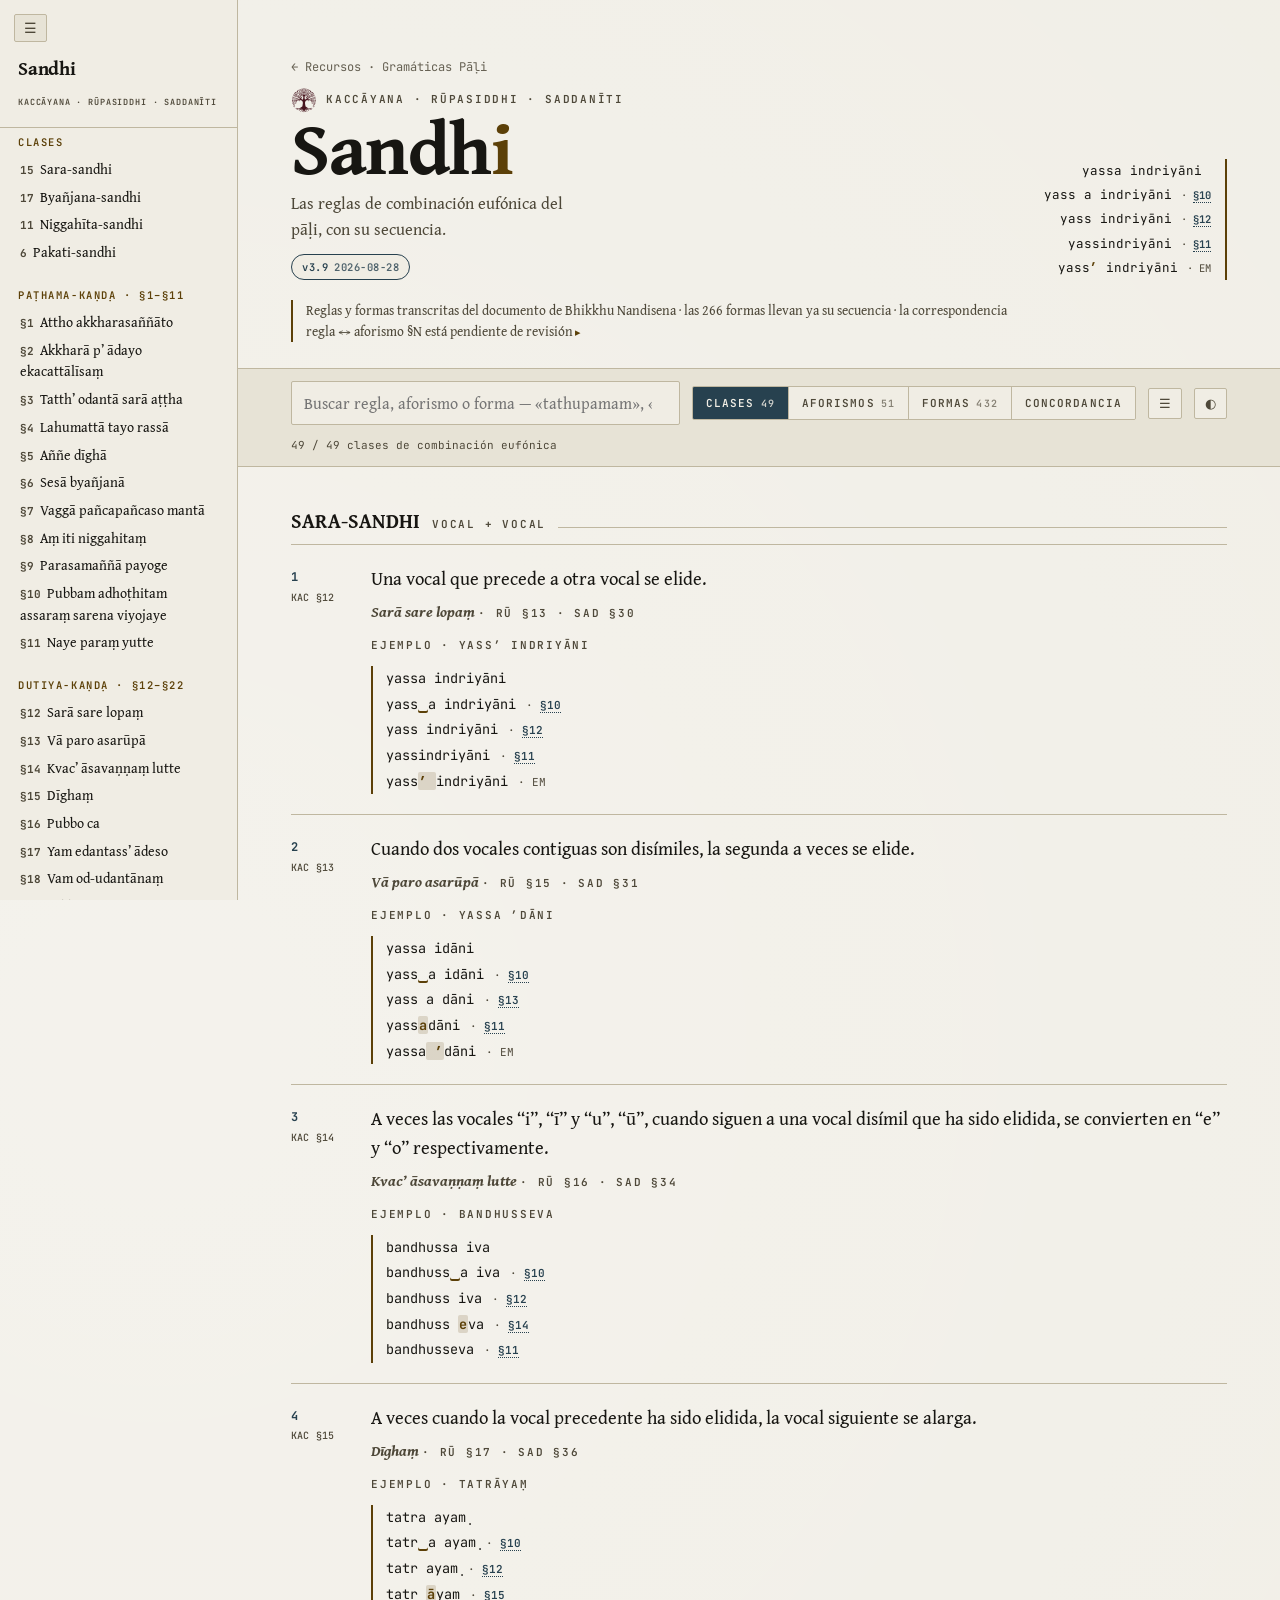
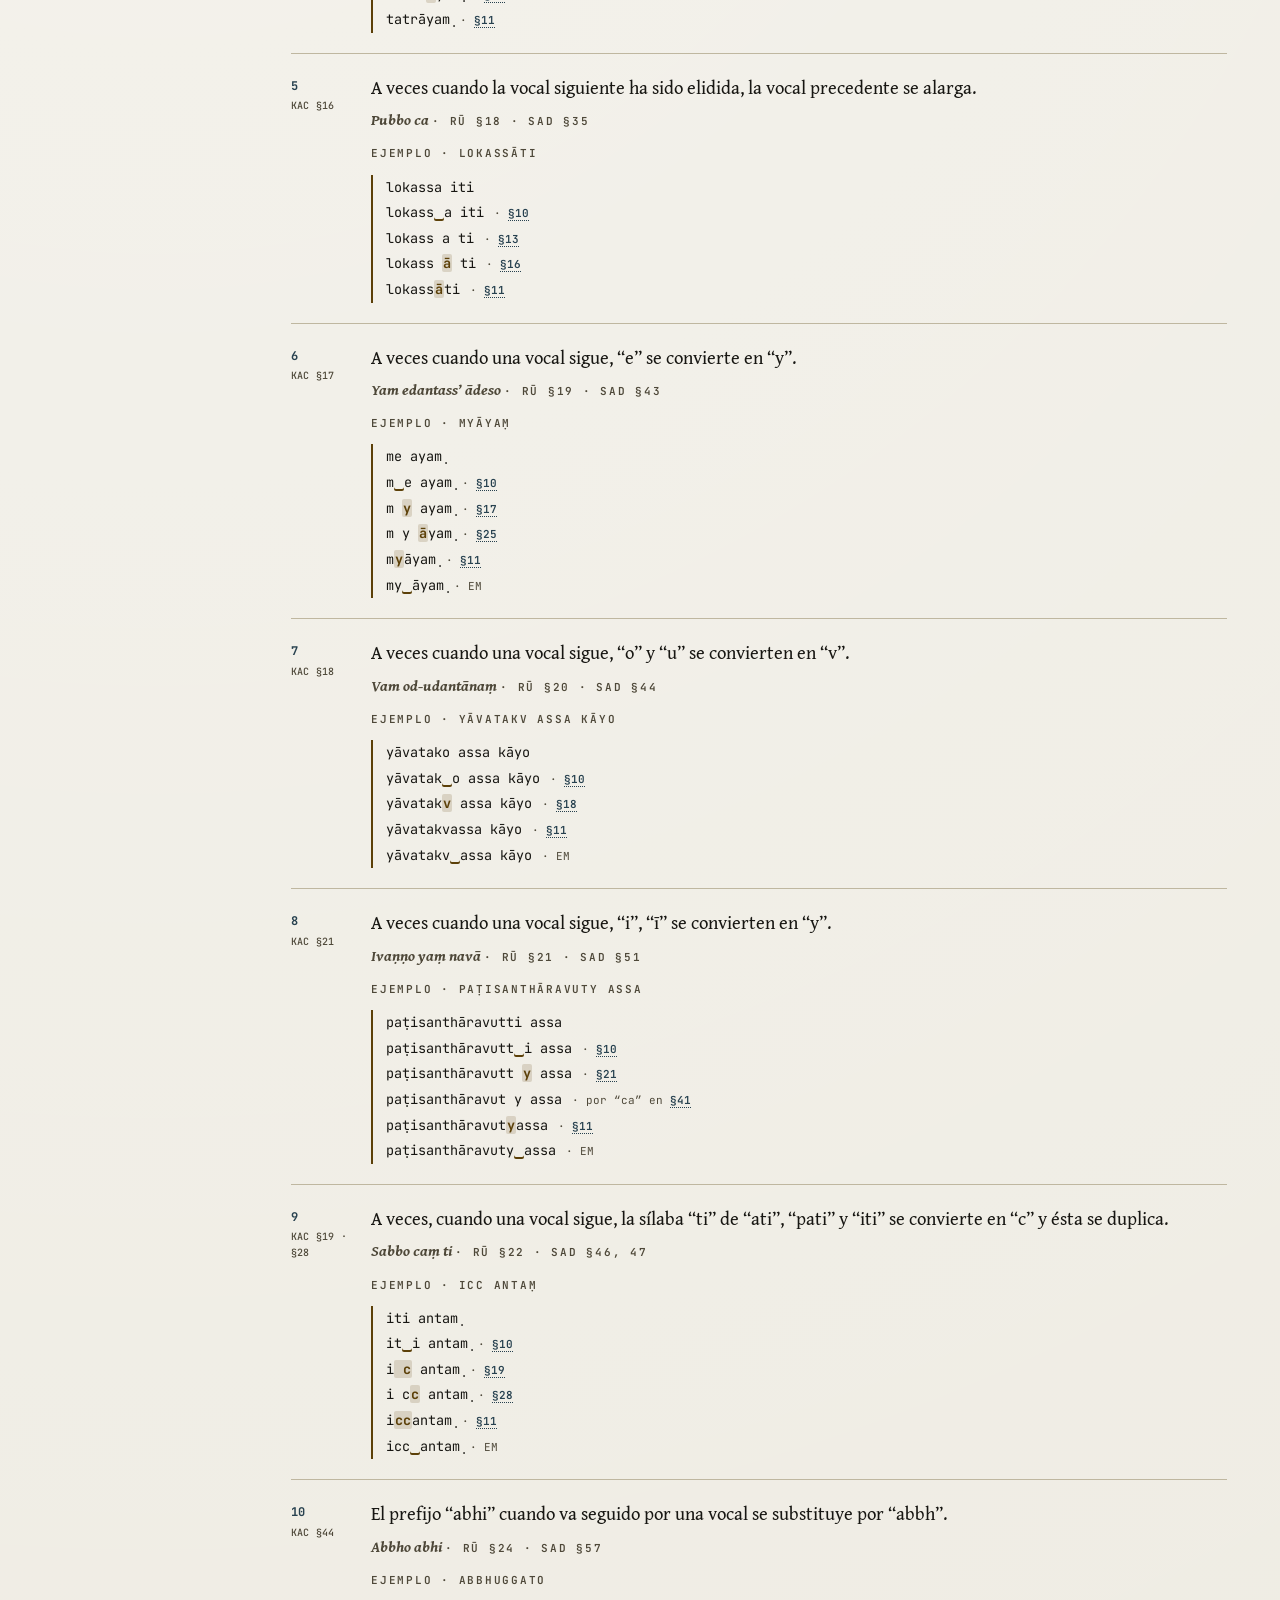
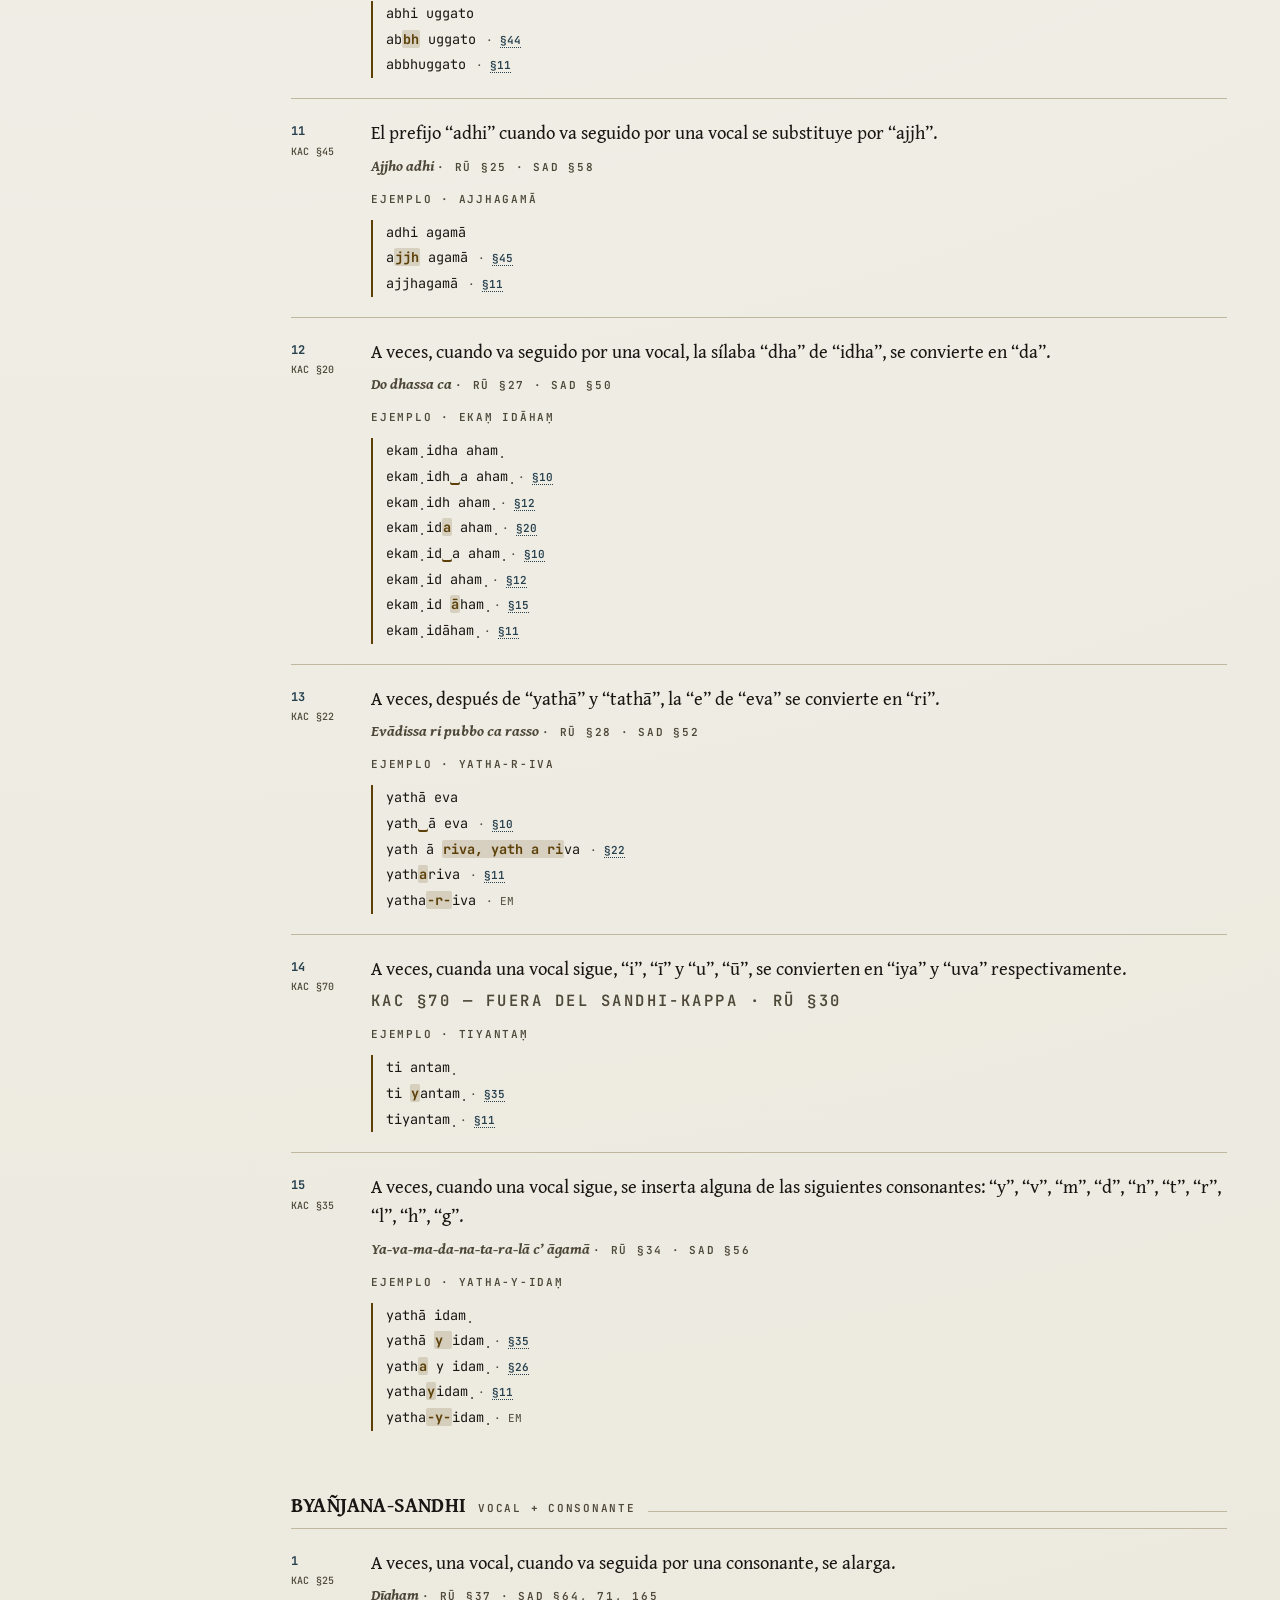
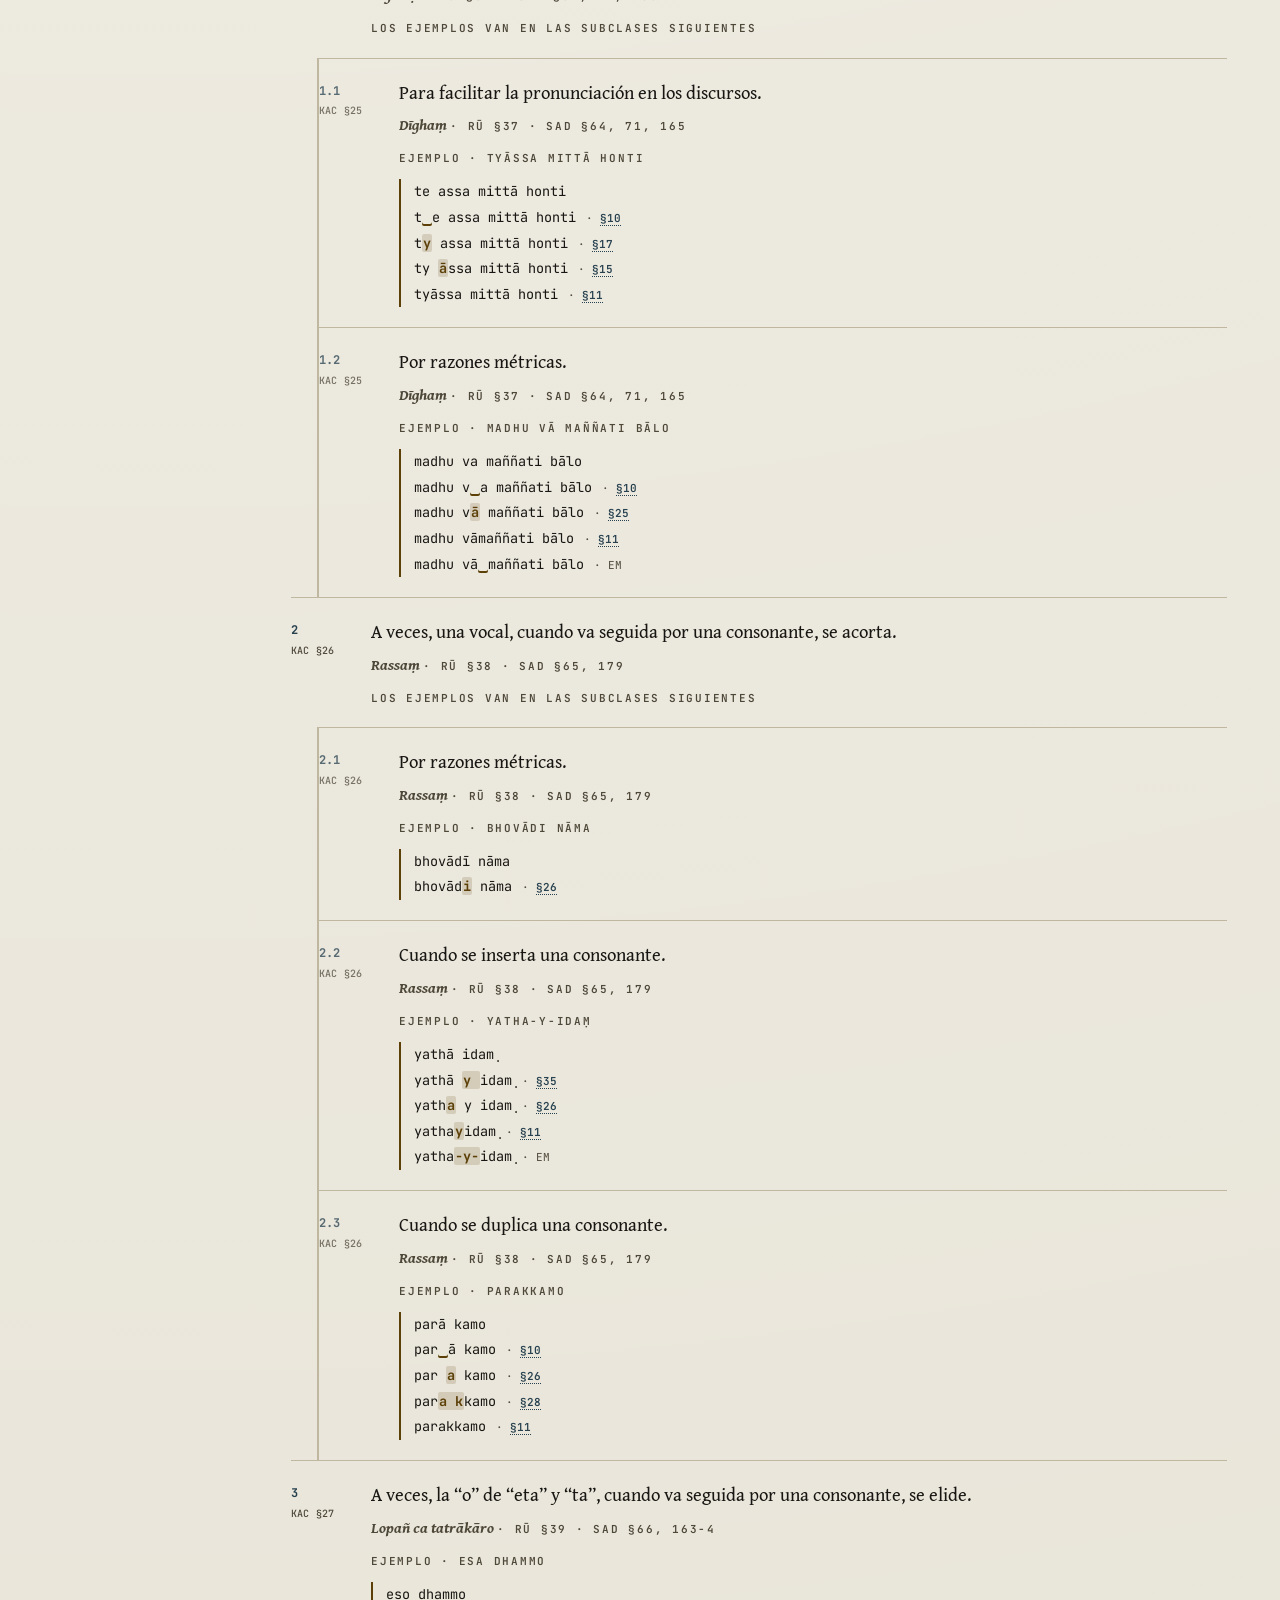
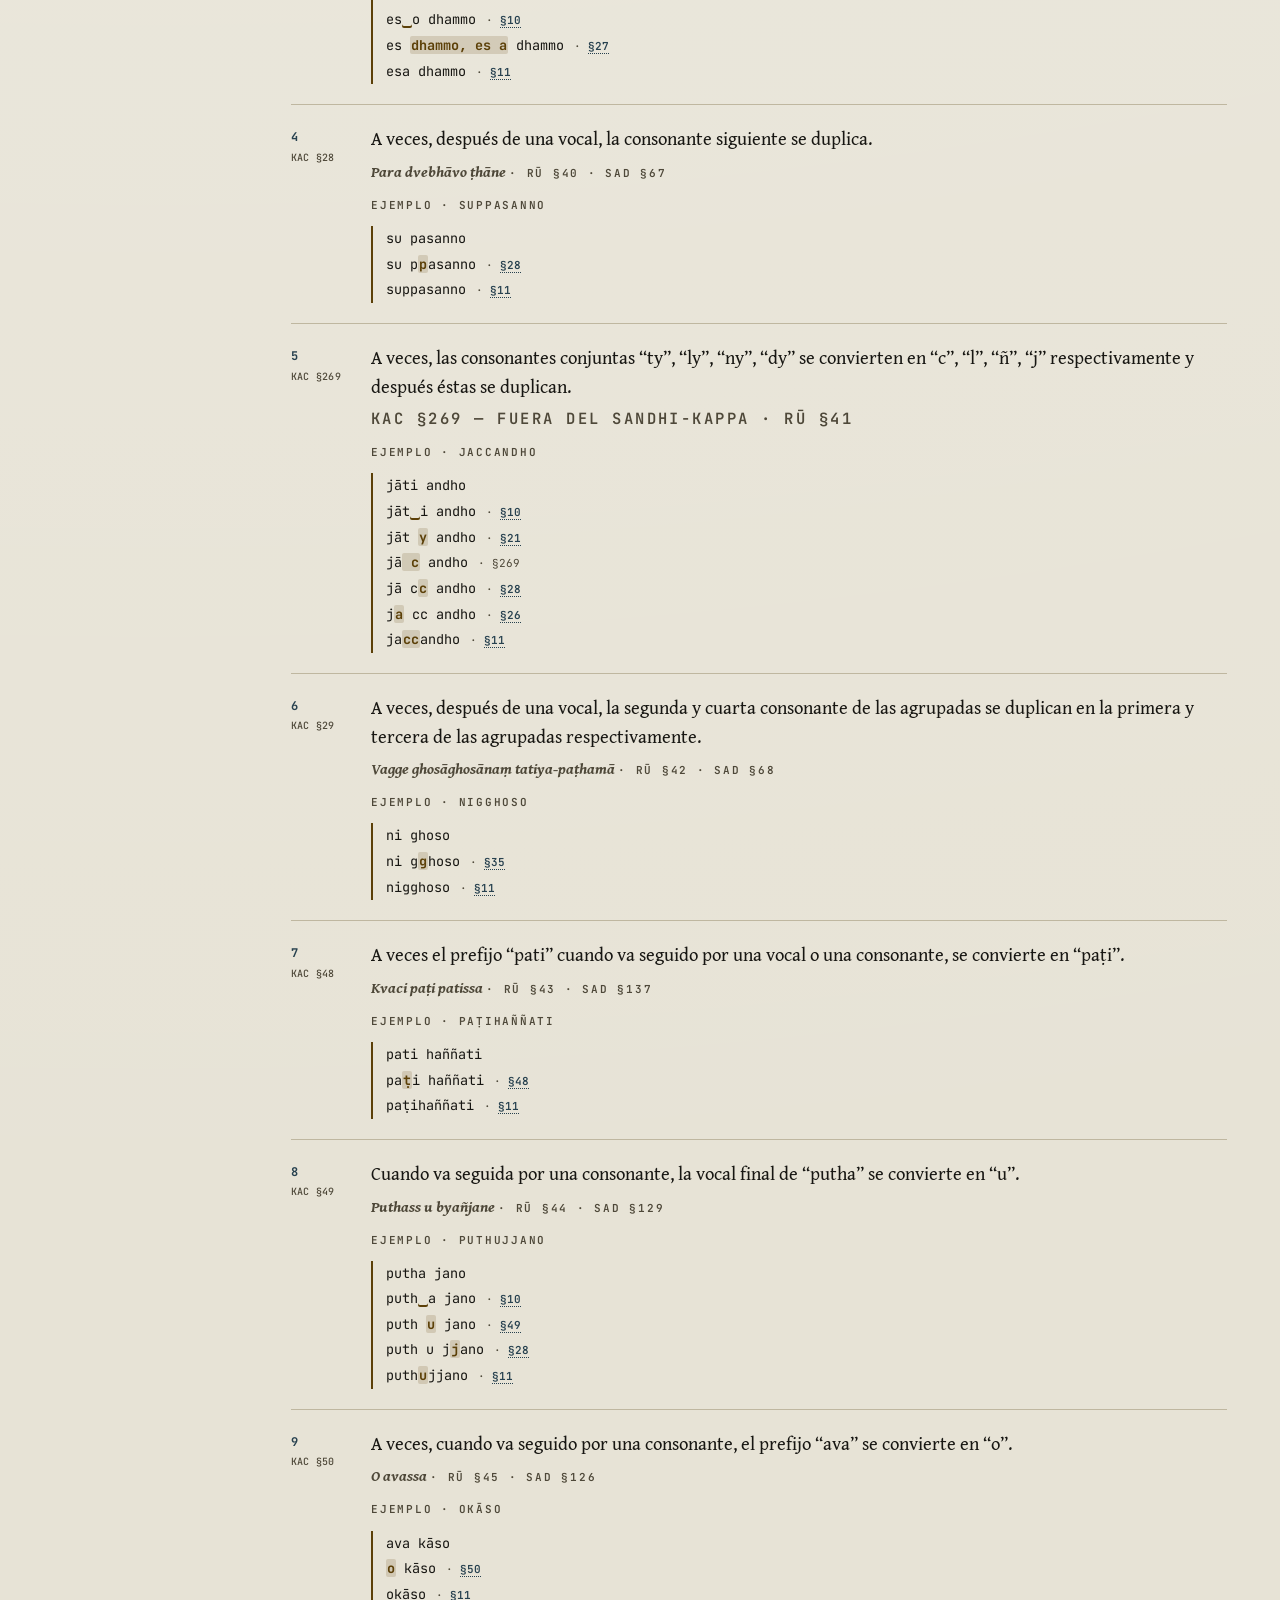
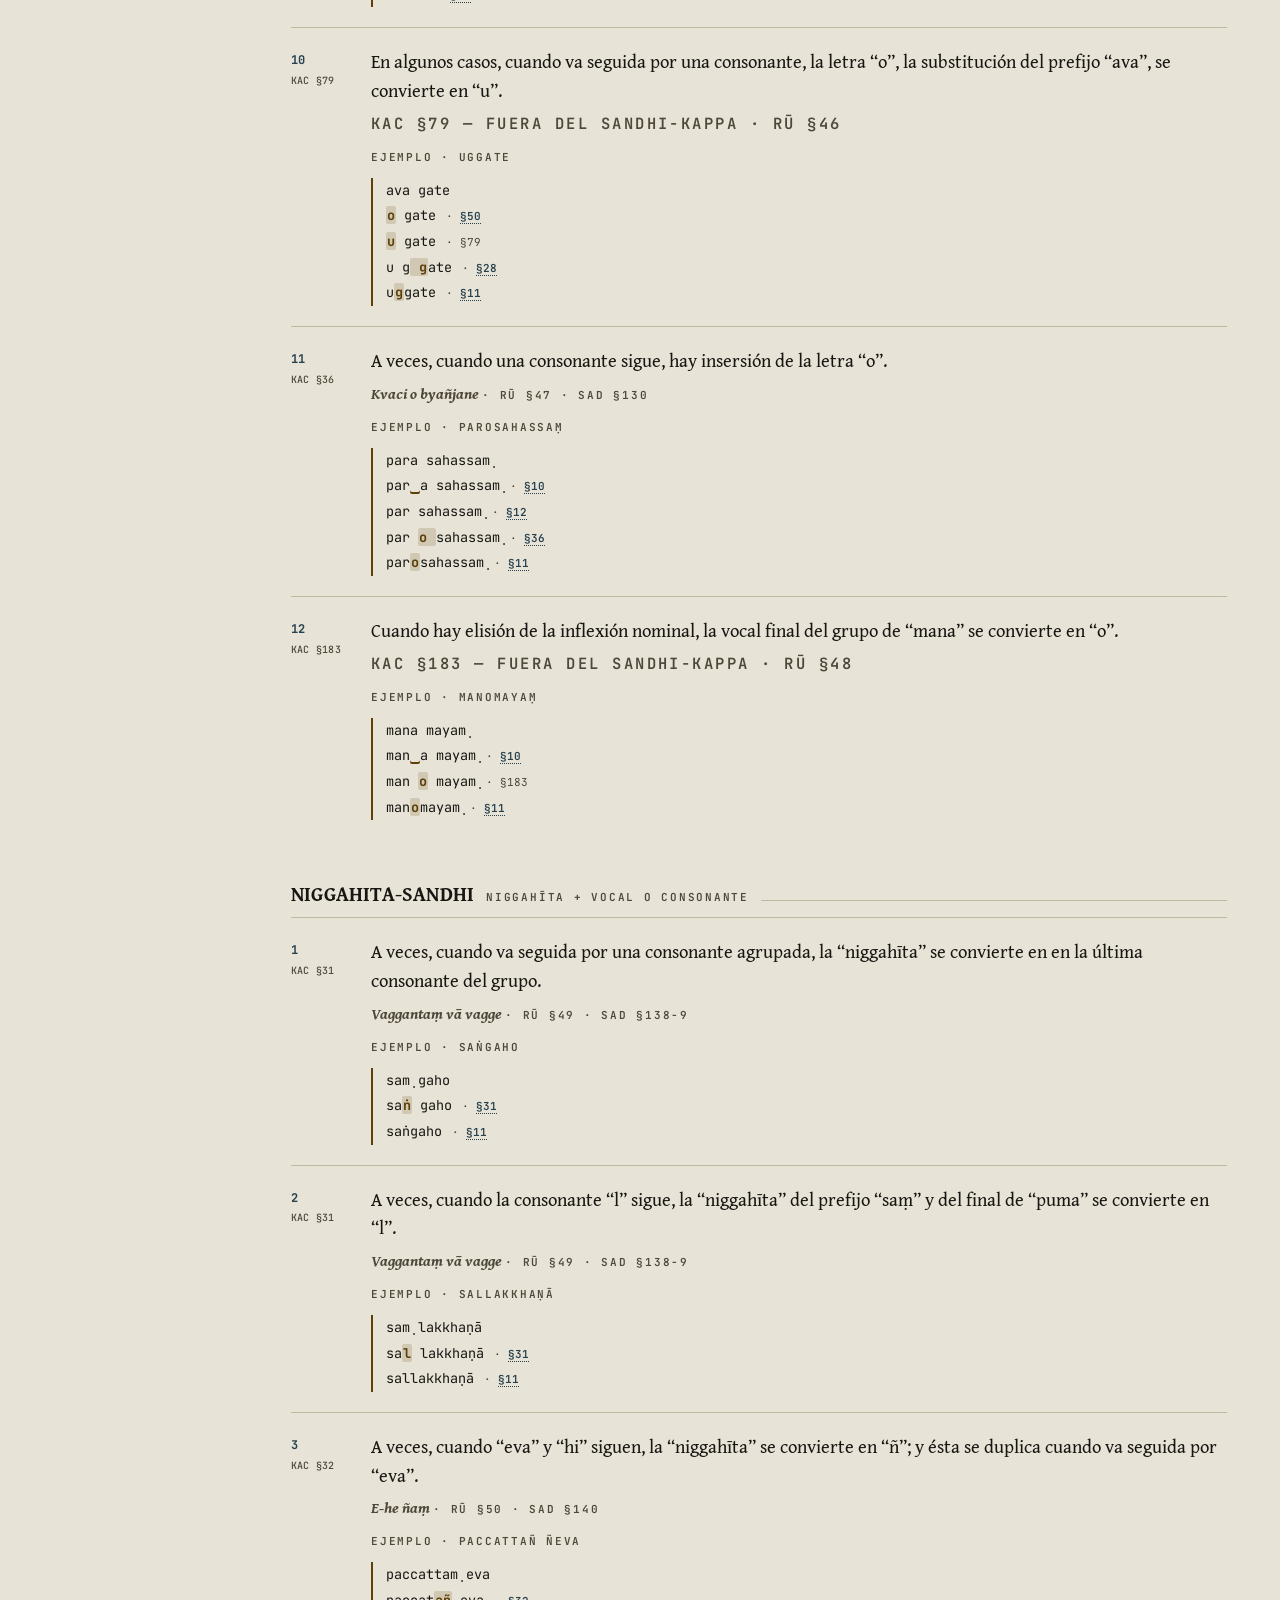
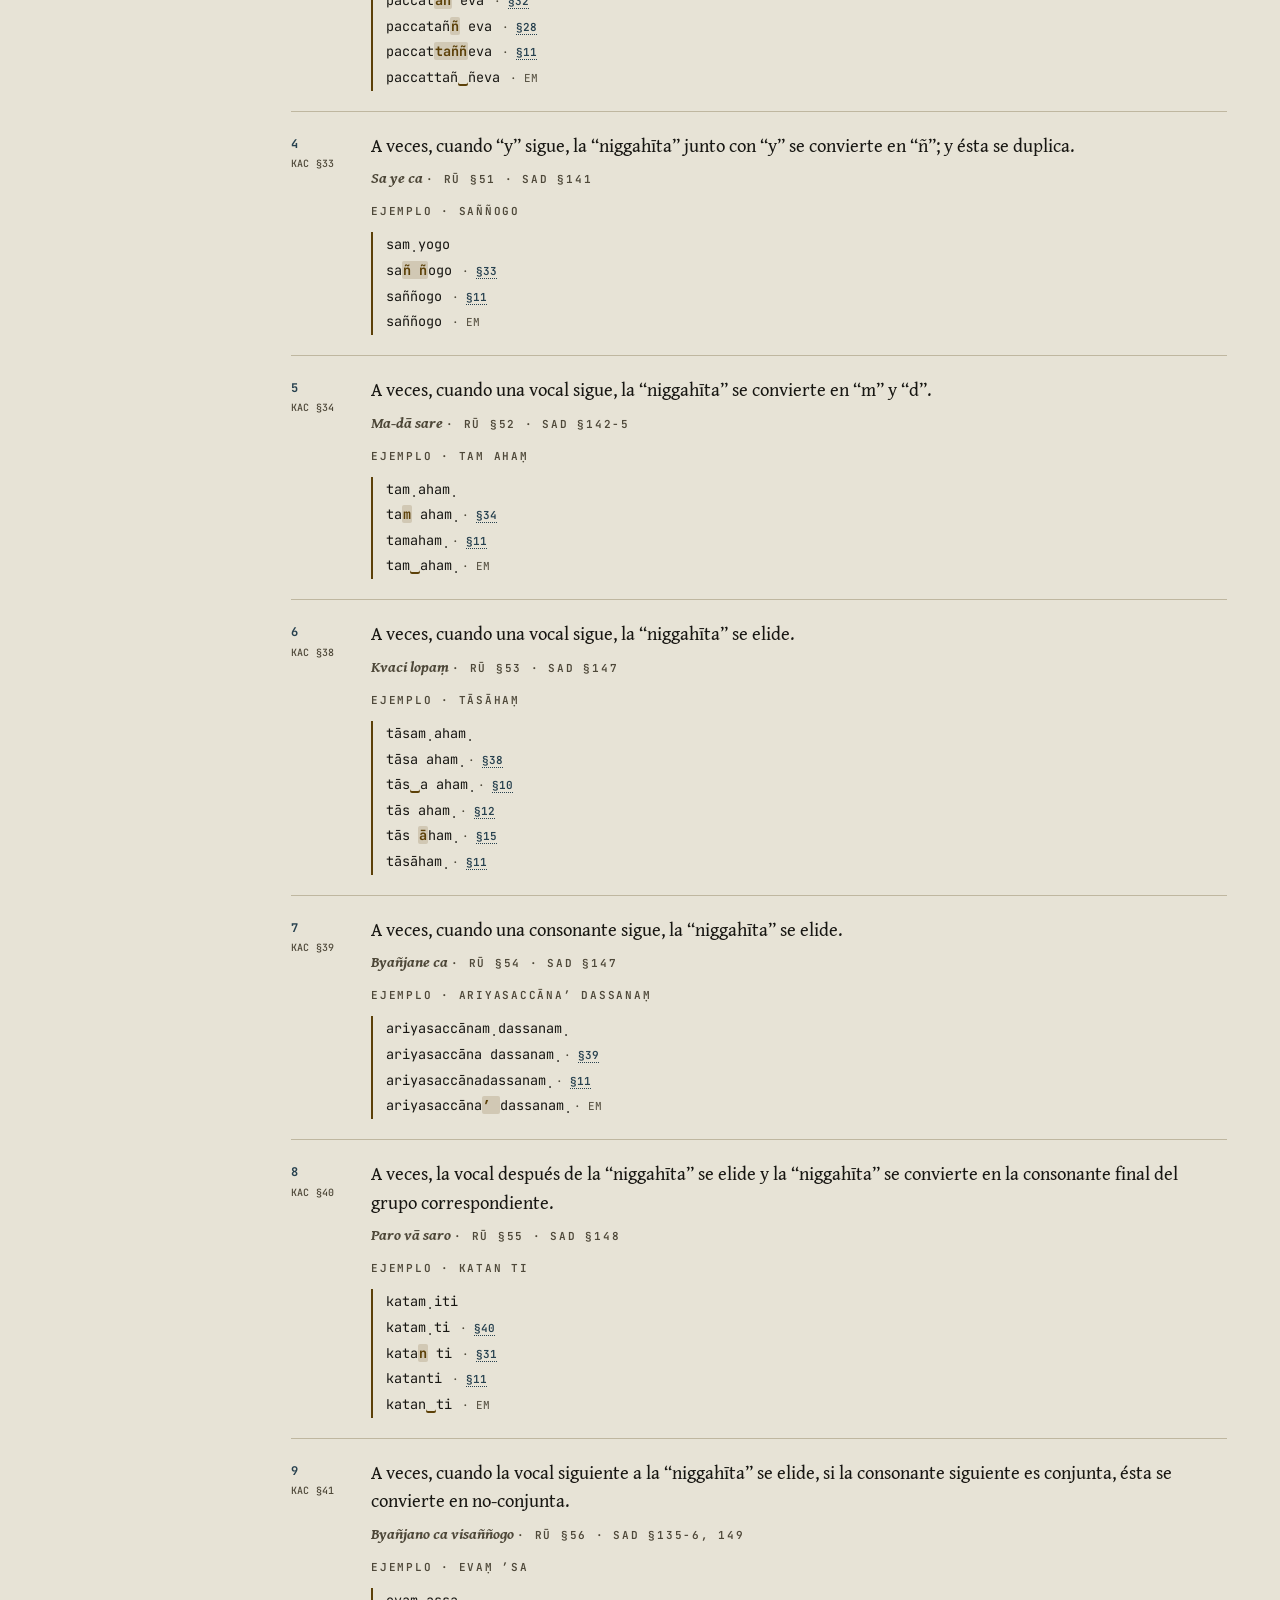
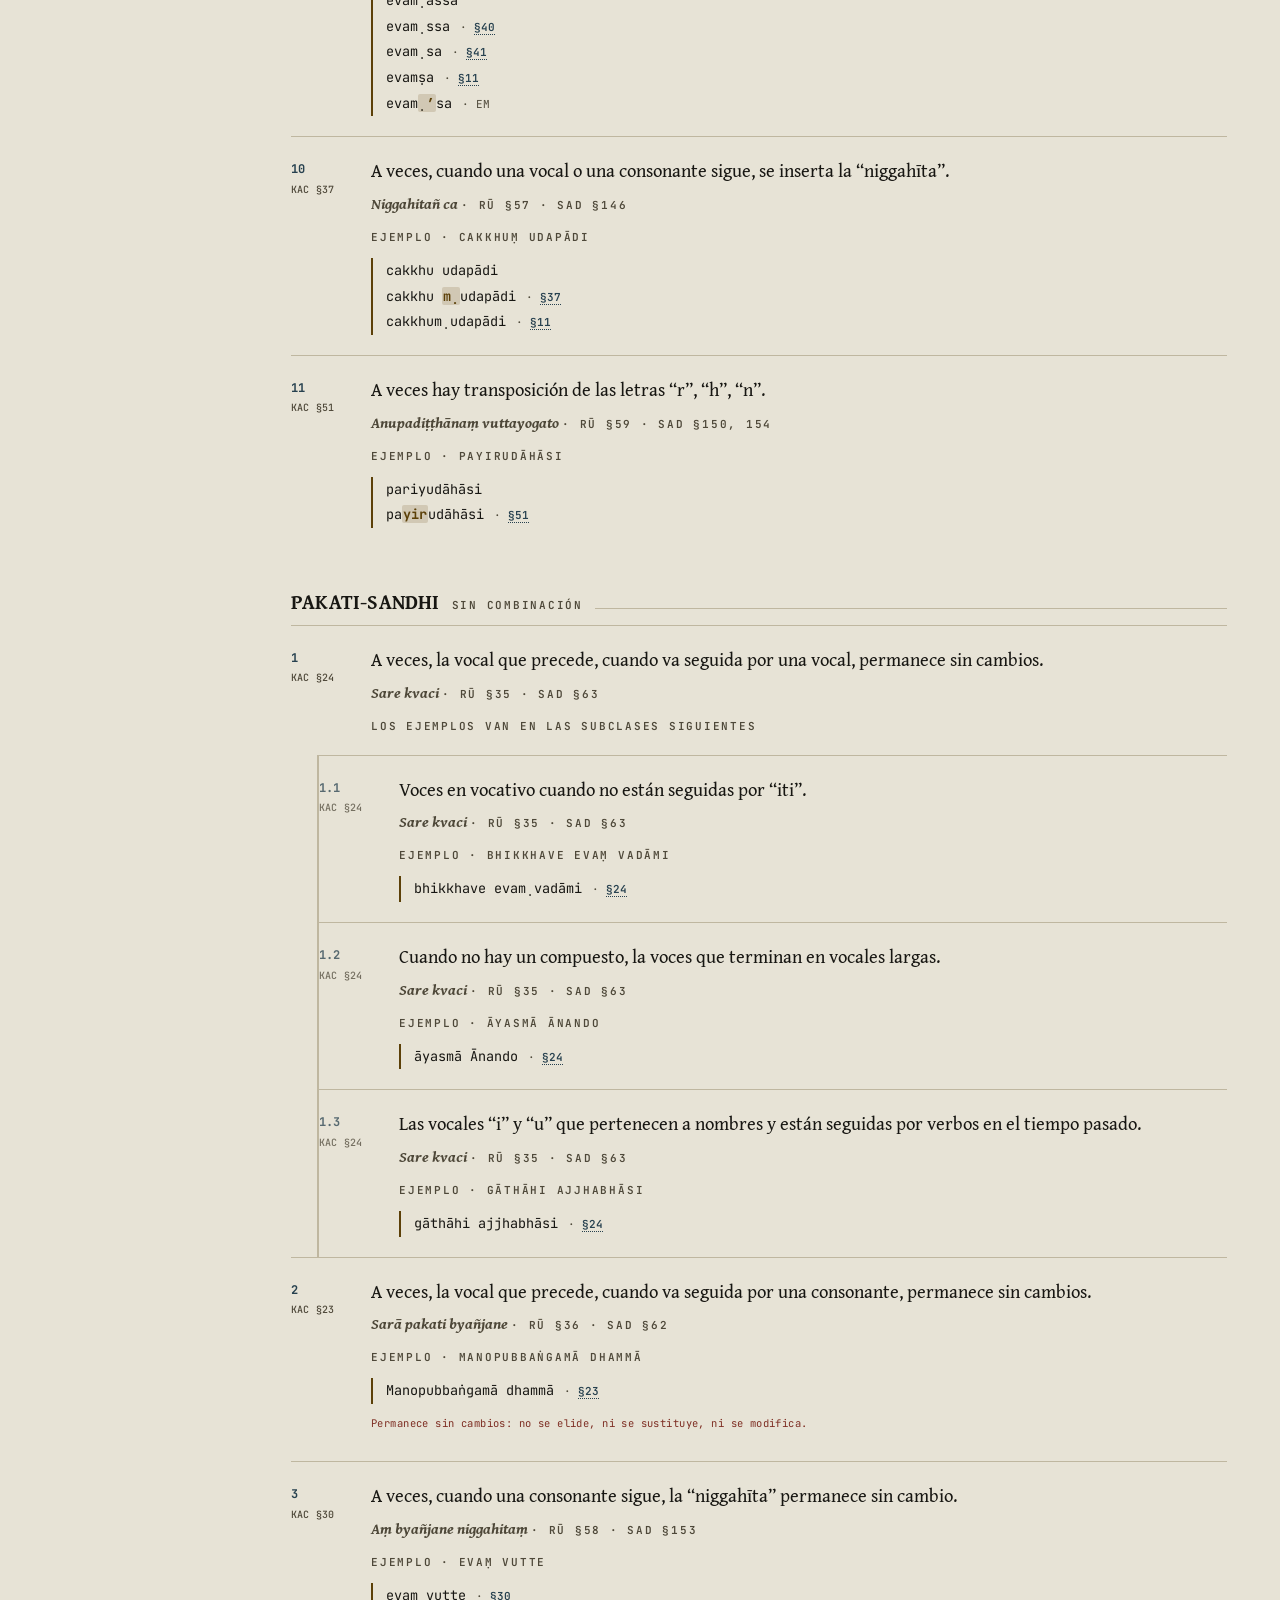
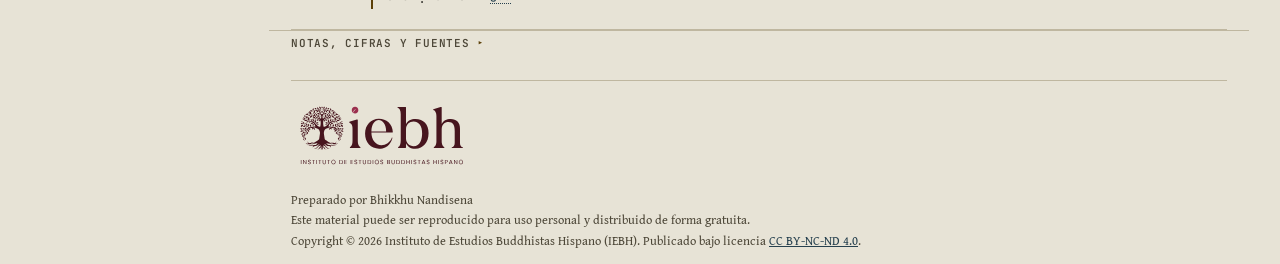
<file: site/recursos/sandhi/index.html>
<!DOCTYPE html>
<html lang="es">
<head>
<meta charset="utf-8">
<meta name="viewport" content="width=device-width, initial-scale=1">
<link rel="icon" href="../../assets/favicon.svg" type="image/svg+xml">
<title>Sandhi · Combinación eufónica en pāḷi</title>
<meta name="version" content="3.8">
<meta name="version-date" content="2026-08-18">
<meta name="description" content="Referencia interactiva de las reglas de sandhi del pāḷi, según Kaccāyana, Rūpasiddhi y Saddanīti.">
<link rel="preconnect" href="https://fonts.googleapis.com">
<link rel="preconnect" href="https://fonts.gstatic.com" crossorigin>
<link href="https://fonts.googleapis.com/css2?family=Gentium+Book+Plus:ital,wght@0,400;0,700;1,400&family=JetBrains+Mono:wght@400;500;700&display=swap" rel="stylesheet">
<style>
:root{
  --ola:#E7E3D6;        /* hoja de palma */
  --ola-2:#F0EDE4;
  --ink:#171612;        /* tinta de humo */
  --soot:#4E4839;
  --hair:#BFB7A0;
  --haritala:#5C4008;   /* oropimente: corrección */
  --hover:rgba(255,255,255,.55);
  --active:rgba(255,255,255,.75);
  --hl:rgba(92,64,8,.16);
  --hl-ce:rgba(126,46,35,.14);
  --chip-k:rgba(39,65,79,.10);
  --chip-c:rgba(92,64,8,.14);
  --nila:#27414F;       /* índigo: sección */
  --rakta:#7E2E23;      /* bermellón: contraejemplo */
  --shadow:rgba(0,0,0,.05);
  --serif:"Gentium Book Plus",Georgia,serif;
  --mono:"JetBrains Mono",ui-monospace,SFMono-Regular,Menlo,monospace;
}
html[data-theme=dark]{
  --ola:#1A1917; --ola-2:#232220; --ink:#F4F1E8; --soot:#BDB5A2; --hair:#494438;
  --haritala:#EFC14E; --nila:#B6D8EE; --rakta:#F09A88; --shadow:rgba(0,0,0,.45);
  --hover:rgba(255,255,255,.055); --active:rgba(255,255,255,.085);
  --hl:rgba(239,193,78,.20); --hl-ce:rgba(240,154,136,.18);
  --chip-k:rgba(182,216,238,.13); --chip-c:rgba(239,193,78,.15);
}
html[data-theme=dark] body{background-image:none}
*{box-sizing:border-box}
html{-webkit-text-size-adjust:100%}
body{
  margin:0;background:var(--ola);color:var(--ink);
  font-family:var(--serif);font-size:17px;line-height:1.55;
  background-image:radial-gradient(circle at 12% 8%,rgba(255,255,255,.55),transparent 55%);
}
.wrap{max-width:980px;margin:0 auto;padding:0 22px}

/* ---------- barra lateral ---------- */
.sidebar{position:fixed;left:0;top:0;bottom:0;width:238px;overflow-y:auto;z-index:60;
  background:var(--ola-2);border-right:1px solid var(--hair);
  /* Sitio arriba para el ☰ que pliega el índice. */
  padding:54px 0 48px}
.sidebar h3{font-family:var(--mono);font-size:10.5px;font-weight:600;letter-spacing:.15em;
  text-transform:uppercase;color:var(--haritala);margin:20px 18px 6px}
.sidebar h3:first-of-type{margin-top:6px}
.sb-brand{padding:0 18px 14px;border-bottom:1px solid var(--hair);margin-bottom:6px}
.sb-brand b{display:block;font-size:19px;letter-spacing:-.01em;margin-bottom:3px}
.sb-brand .lbl{font-size:8.5px;letter-spacing:.1em;line-height:1.5}
.sidebar a{display:block;padding:3px 18px;color:var(--ink);text-decoration:none;font-size:14px;
  border-left:2px solid transparent}
.sidebar a:hover{background:var(--ola);color:var(--nila)}
.sidebar a.on{border-left-color:var(--haritala);color:var(--haritala);background:var(--ola)}
.sidebar a b{font-family:var(--mono);font-size:11px;color:var(--soot);margin-right:6px}
.sidebar a:hover b,.sidebar a.on b{color:inherit}
.sb-close{position:absolute;top:14px;left:14px;
  font-family:var(--mono);font-size:14px;line-height:1;padding:6px 9px;
  background:var(--ola);color:var(--soot);border:1px solid var(--hair);
  border-radius:2px;cursor:pointer}
.sb-close:hover{color:var(--ink);border-color:var(--soot)}
.sb-close:focus-visible{outline:2px solid var(--nila);outline-offset:1px}
#burger{display:inline-flex}
body{padding-left:238px}
.scrim{display:none}

/* ---------- ocultar la barra lateral ---------- */
/* Como en /recursos/paradigmas/ y /recursos/raices/: el botón ☰ vale para
   las dos cosas: en pantalla ancha pliega la barra y el texto se ensancha;
   en estrecha la saca por encima, como antes. No se guarda entre visitas:
   plegarla es comodidad del momento, no una preferencia que deba durar. */
.sidebar{transition:transform .2s ease}
body{transition:padding-left .2s ease}
html.sin-barra body{padding-left:0}
html.sin-barra .sidebar{transform:translateX(-100%)}
/* ---------- el ☰ que trae de vuelta el índice ---------- */
/* Al plegar la barra, un ☰ fijo se queda exactamente donde estaba el ☰
   de su esquina: parece un solo botón aunque sean dos, y se pulsa en el
   mismo sitio para plegar y para devolver. Sólo se ve cuando la barra
   está plegada. */
#volver-barra{position:fixed;left:14px;top:14px;
  z-index:56;display:none;align-items:center;
  font-family:var(--mono);font-size:14px;line-height:1;padding:6px 9px;
  background:var(--ola-2);color:var(--soot);
  border:1px solid var(--hair);border-radius:2px;cursor:pointer;
  box-shadow:0 2px 10px var(--shadow)}
#volver-barra:hover{color:var(--ink);background:var(--ola);border-color:var(--soot)}
#volver-barra:focus-visible{outline:2px solid var(--nila);outline-offset:2px}
html.sin-barra #volver-barra{display:inline-flex}
/* Con la barra plegada, el botón «Volver» vuelve al borde, como en estrecha. */
html.sin-barra #volver{left:22px}
@media (max-width:900px){html.sin-barra #volver-barra{display:none}}
@media print{#volver-barra{display:none!important}}
@media (prefers-reduced-motion:reduce){
  .sidebar,body{transition:none}
}

/* ---------- marca del IEBH ---------- */
/* El árbol arriba, como marca de quien publica el sitio —no como pie de la
   línea que tiene al lado—, y el imagotipo completo abajo, con la licencia. */
.marca-arbol{display:inline-block;width:26px;height:26px;flex:0 0 auto;
  background:url(../../assets/iebh-arbol-granate.svg) center/contain no-repeat}
html[data-theme=dark] .marca-arbol{background-image:url(../../assets/iebh-arbol-blanco.svg)}
.eyebrow-iebh{display:flex;align-items:center;gap:9px}
.marca-lockup{display:block;width:180px;height:75px;margin:0 0 16px;
  background:url(../../assets/iebh-imagotipo-granate.svg) left center/contain no-repeat}
html[data-theme=dark] .marca-lockup{background-image:url(../../assets/iebh-imagotipo-blanco.svg)}

/* ---------- eyebrow / labels ---------- */
.lbl{font-family:var(--mono);font-size:11px;font-weight:600;letter-spacing:.16em;
     text-transform:uppercase;color:var(--soot)}

/* ---------- header ---------- */
header{padding:52px 0 26px;border-bottom:1px solid var(--hair)}
.mast{display:flex;flex-wrap:wrap;gap:34px;align-items:flex-end;justify-content:space-between}
h1{font-size:clamp(46px,9vw,74px);line-height:.92;margin:0;font-weight:700;letter-spacing:-.02em}
h1 .dia{color:var(--haritala)}
.tag{margin:10px 0 0;max-width:34ch;color:var(--soot);font-size:16.5px}
.version-badge{display:inline-flex;align-items:center;gap:6px;margin-top:12px;cursor:help;
  font-family:var(--mono);font-size:10.5px;font-weight:600;letter-spacing:.05em;
  color:var(--nila);background:var(--ola-2);border:1px solid var(--nila);
  border-radius:999px;padding:4px 10px}
.version-badge time{opacity:.8;font-variant-numeric:tabular-nums}
/* Ojo: aquí no entran .sb-close ni #volver-barra, que ya están
   posicionados (absolute/fixed): un position:relative posterior los
   sacaría de su sitio y los dejaría en la esquina del documento. */
.version-badge,#burger{position:relative}
/* Estos controles usan el globo por CSS de la insignia de versión, no el
   motor de globos #tip de las tarjetas. */
.sb-close[data-tip]:hover::after,
#volver-barra[data-tip]:hover::after,
#burger[data-tip]:hover::after,
.version-badge[data-tip]:hover::after{content:attr(data-tip);
  position:absolute;top:calc(100% + 8px);left:0;
  background:var(--ola-2);color:var(--ink);border:1px solid var(--hair);
  border-radius:10px;padding:8px 13px;font:400 12.5px/1.6 var(--sans,sans-serif);
  letter-spacing:normal;white-space:normal;width:max-content;text-align:left;
  min-width:160px;max-width:min(340px,70vw);z-index:100;
  box-shadow:0 3px 12px rgba(0,0,0,.12)}
/* La barra recorta y el globo del ☰ de su esquina no cabe dentro: en «fixed» se
   sale de ella y se pone al lado, sobre el texto. */
.sb-close[data-tip]:hover::after{
  position:fixed;left:250px;top:14px;right:auto;bottom:auto;max-width:320px}
/* El ☰ fijo está en la esquina: su globo, debajo y hacia la derecha. */
#volver-barra[data-tip]:hover::after{
  top:calc(100% + 8px);left:0}
.version-foot{margin-top:10px;font-size:13px;color:var(--soot)}
.hero{font-family:var(--mono);font-size:12.5px;line-height:1.95;text-align:right;
      border-right:2px solid var(--haritala);padding-right:14px;white-space:nowrap}
.hero div{opacity:0}
.hero div.on{opacity:1;transition:opacity .5s ease}
.hero b{font-weight:700;color:var(--haritala)}
.hero .lad,.hero>div>div{border:0;padding:0}
.hero .ref{color:var(--soot);font-size:10.5px}
.hero div{display:flex;gap:9px;justify-content:flex-end;align-items:baseline}

/* ---------- controls ---------- */
.bar{position:sticky;top:0;z-index:20;background:var(--ola);
     border-bottom:1px solid var(--hair);padding:12px 0;margin-bottom:6px}
.bar .wrap{display:flex;gap:12px;align-items:center;flex-wrap:wrap}
input[type=search]{
  flex:1 1 240px;min-width:0;font-family:var(--serif);font-size:16px;color:var(--ink);
  background:var(--ola-2);border:1px solid var(--hair);border-radius:2px;padding:9px 12px}
input[type=search]:focus{outline:2px solid var(--nila);outline-offset:1px}
.tabs{display:flex;gap:0;border:1px solid var(--hair);border-radius:2px;overflow:hidden}
.tabs button{font-family:var(--mono);font-size:11px;font-weight:600;letter-spacing:.1em;
  text-transform:uppercase;padding:9px 13px;border:0;background:var(--ola-2);
  color:var(--soot);cursor:pointer;border-right:1px solid var(--hair)}
.tabs button:last-child{border-right:0}
.tabs button i{font-style:normal;opacity:.65;margin-left:6px;font-size:10px}
.tabs button[aria-selected=true] i{opacity:.85}
.tabs button.vacia i{opacity:.3}
.ir-a{font:inherit;color:var(--nila);background:none;border:0;border-bottom:1px solid currentColor;
  padding:0;margin:0 .5em 0 0;cursor:pointer}
.ir-a:hover{color:var(--haritala)}
.tabs button[aria-selected=true]{background:var(--nila);color:var(--ola-2)}
.tabs button:focus-visible{outline:2px solid var(--haritala);outline-offset:-2px}
.count{font-family:var(--mono);font-size:11px;color:var(--soot);white-space:nowrap}
.icon-btn{font-family:var(--mono);font-size:13px;line-height:1;background:var(--ola-2);
  color:var(--soot);border:1px solid var(--hair);border-radius:2px;padding:8px 10px;cursor:pointer;
  align-items:center;justify-content:center}
.icon-btn:hover{color:var(--ink);border-color:var(--soot)}
.icon-btn:focus-visible{outline:2px solid var(--nila);outline-offset:1px}

/* Alto real de la barra pegajosa; se mide en tiempo de ejecución porque
   en pantallas estrechas los controles se reparten en dos filas. */
.sec,.card,.form,[id^="s"]{scroll-margin-top:var(--barra,74px)}

/* ---------- sections ---------- */
.sec{margin:38px 0 8px;display:flex;align-items:baseline;gap:12px}
.sec h2{font-size:20px;margin:0;font-weight:700;letter-spacing:.01em}
.sec .rule{flex:1;height:1px;background:var(--hair)}

/* ---------- cards ---------- */
.card{border-top:1px solid var(--hair);padding:20px 0;display:grid;
      grid-template-columns:60px 1fr;gap:20px;align-items:start}
.card:last-child{border-bottom:1px solid var(--hair)}
.num{font-family:var(--mono);font-size:12px;font-weight:700;color:var(--nila);
     padding-top:3px;letter-spacing:.02em}
.num em{display:block;font-style:normal;font-size:10px;color:var(--soot);font-weight:500;margin-top:3px}
.title{font-size:18.5px;margin:0 0 6px;font-weight:400}
.pali{font-style:italic;font-weight:700}
.gloss{color:var(--soot);font-size:15.5px;margin:2px 0 0}
.split{font-family:var(--mono);font-size:11.5px;color:var(--soot);margin-top:5px}

/* ---------- concordance chips ---------- */
.conc{display:flex;gap:6px;flex-wrap:wrap;margin:9px 0 0}
.chip{font-family:var(--mono);font-size:10.5px;font-weight:600;letter-spacing:.07em;
  padding:2.5px 7px;border:1px solid var(--hair);border-radius:2px;color:var(--soot);background:var(--ola-2)}
.chip.k{border-color:var(--nila);color:var(--nila)}

/* ---------- escalera de secuencia (elemento distintivo) ---------- */
.lad{margin:12px 0 0;font-family:var(--mono);font-size:13.5px;line-height:1.9;
     border-left:2px solid var(--haritala);padding-left:13px}
.lad.ce{border-left-color:var(--rakta)}
.lad div{display:flex;gap:10px;align-items:baseline;flex-wrap:wrap}
.lad .s{white-space:pre-wrap;word-break:break-word}
.lad b{font-weight:700;color:var(--haritala);background:var(--hl);
       border-radius:2px;padding:0 1px}
.lad.ce b{color:var(--rakta);background:var(--hl-ce)}
.lad b.ws{background:none;box-shadow:inset 0 -2px 0 var(--haritala)}
.lad.ce b.ws{box-shadow:inset 0 -2px 0 var(--rakta)}
.lad .ref{font-size:11px;color:var(--soot);white-space:nowrap}
a.xref,.lad .ref a{color:var(--nila);text-decoration:none;
  border-bottom:1px dotted currentColor;font-weight:600}
a.xref:hover,a.xref:focus-visible,.lad .ref a:hover,.lad .ref a:focus-visible{
  color:var(--haritala)}

/* ---------- forms index ---------- */
.forms{border-top:1px solid var(--hair)}
details.form{border-bottom:1px solid var(--hair)}
details.form>summary{
  list-style:none;cursor:pointer;padding:11px 2px;display:flex;gap:14px;
  align-items:baseline;justify-content:space-between}
details.form>summary::-webkit-details-marker{display:none}
details.form>summary:hover{background:var(--hover)}
details.form>summary:focus-visible{outline:2px solid var(--nila);outline-offset:-2px}
.fname{font-weight:700;font-size:17.5px}
.fname.ce{color:var(--rakta)}
.fmeta{font-family:var(--mono);font-size:11px;color:var(--soot);letter-spacing:.05em;text-align:right}
details.form[open]>summary{background:var(--active)}
.fbody{padding:2px 2px 18px}

/* ---------- concordance table ---------- */
table{border-collapse:collapse;width:100%;margin-top:14px;font-size:15px}
th,td{text-align:left;padding:7px 10px;border-bottom:1px solid var(--hair);vertical-align:baseline}
th{font-family:var(--mono);font-size:10px;font-weight:600;letter-spacing:.12em;
   text-transform:uppercase;color:var(--soot);border-bottom-color:var(--ink)}
td.n{font-family:var(--mono);font-size:12.5px;white-space:nowrap;color:var(--nila)}
td.n.q{color:var(--soot);font-weight:500}
td.a{font-style:italic;font-weight:700}
tbody tr:hover{background:var(--hover)}


/* ---------- tooltip de aforismo ----------
   Agrandado a pedido del IEBH (2026-08-28): costaba leerlo. */
#tip{position:fixed;z-index:200;max-width:460px;pointer-events:none;opacity:0;
  transform:translateY(3px);transition:opacity .12s ease,transform .12s ease;
  background:var(--ola-2);border:1px solid var(--hair);border-radius:3px;
  box-shadow:0 8px 26px var(--shadow);padding:14px 17px;font-size:18px;line-height:1.5}
#tip.on{opacity:1;transform:none}
#tip .th{display:flex;gap:8px;align-items:baseline;flex-wrap:wrap;margin-bottom:6px}
#tip .tn{font-family:var(--mono);font-size:13px;font-weight:700;color:var(--nila)}
#tip .tc{font-family:var(--mono);font-size:12px;color:var(--soot)}
#tip .tp{font-style:italic;font-weight:700;margin:0}
#tip .te{margin:5px 0 0;color:var(--soot);font-size:17px}
#tip .ts{font-family:var(--mono);font-size:12.5px;color:var(--soot);margin:7px 0 0}
#tip .tk{font-family:var(--mono);font-size:12px;color:var(--haritala);margin:8px 0 0;
  letter-spacing:.06em;text-transform:uppercase}

/* ---------- volver ---------- */
#volver{position:fixed;left:calc(238px + 22px);bottom:22px;z-index:150;display:none;
  align-items:center;gap:8px;font-family:var(--mono);font-size:11px;font-weight:600;
  letter-spacing:.06em;text-transform:uppercase;background:var(--nila);color:var(--ola-2);
  border:0;border-radius:999px;padding:10px 15px;cursor:pointer;box-shadow:0 6px 20px var(--shadow)}
#volver.on{display:inline-flex}
#volver:hover{filter:brightness(1.08)}
@media (max-width:900px){#volver{left:22px}}

/* ---------- volver al inicio (igual que en los capítulos) ---------- */
#top-btn{position:fixed;right:22px;bottom:22px;z-index:150;
  width:38px;height:38px;border-radius:50%;
  border:1px solid var(--hair);background:var(--ola-2);color:var(--soot);
  font:16px/1 var(--mono);cursor:pointer;box-shadow:0 6px 20px var(--shadow);
  opacity:0;pointer-events:none;transform:translateY(6px);
  transition:opacity .2s,transform .2s,background .12s,color .12s}
#top-btn.show{opacity:1;pointer-events:auto;transform:none}
#top-btn:hover{background:var(--ola);color:var(--ink);border-color:var(--soot)}
#top-btn:focus-visible{outline:2px solid var(--nila);outline-offset:1px}
@media (prefers-reduced-motion:reduce){#top-btn{transition:none}}

/* ---------- empty + footer ---------- */
.src{font-family:var(--mono);font-size:10px;font-weight:600;letter-spacing:.08em;
  text-transform:uppercase;padding:2px 6px;border-radius:2px;white-space:nowrap}
.src.kac{background:var(--chip-k);color:var(--nila)}
.src.ce{background:var(--chip-c);color:var(--haritala)}
.cita{font-family:var(--mono);font-size:11.5px;color:var(--soot)}
.cita b{color:var(--nila);font-weight:600}
.parcial{font-family:var(--mono);font-size:10.5px;color:var(--rakta);letter-spacing:.04em}
.parcial.verif{color:var(--soot)}
.parcial.revisar{color:var(--rakta);border-left:2px solid var(--rakta);padding-left:8px}
.filtros{display:flex;gap:0;border:1px solid var(--hair);border-radius:2px;overflow:hidden}
.filtros button{font-family:var(--mono);font-size:10px;font-weight:600;letter-spacing:.08em;
  text-transform:uppercase;padding:8px 10px;border:0;background:var(--ola-2);color:var(--soot);
  cursor:pointer;border-right:1px solid var(--hair)}
.filtros[hidden]{display:none}
.filtros button:last-child{border-right:0}
.filtros button[aria-pressed=true]{background:var(--haritala);color:var(--ola-2)}
.empty{padding:60px 0;text-align:center;color:var(--soot)}
.empty p{margin:0 0 6px}
footer{border-top:1px solid var(--hair);margin-top:54px;padding:26px 0 58px;
       color:var(--soot);font-size:14px}
footer a{color:var(--nila)}
.licencia{margin-top:22px;padding-top:18px;border-top:1px solid var(--hair);
  font-size:12.5px;line-height:1.65;color:var(--soot)}
mark{background:var(--hl);color:inherit;border-radius:2px;
  box-shadow:inset 0 -1px 0 var(--haritala)}

@media (max-width:900px){
  body{padding-left:0}
  .sidebar{transform:translateX(-100%);transition:transform .22s ease;box-shadow:0 0 40px var(--shadow)}
  .sidebar.open{transform:none}
  .scrim.on{display:block;position:fixed;inset:0;background:rgba(0,0,0,.35);z-index:55}
}
@media (max-width:640px){
  body{font-size:16px}
  .mast{gap:22px}
  .hero{text-align:left;border-right:0;border-left:2px solid var(--haritala);
        padding:0 0 0 12px;font-size:11px;overflow-x:auto;width:100%}
  .hero div{justify-content:flex-start}
  .bar .wrap{gap:9px}
  .tabs{width:100%}
  .tabs button{flex:1;padding:9px 6px;font-size:10px;letter-spacing:.05em}
  .count{width:100%}
  .card{grid-template-columns:1fr;gap:8px}
  .num{padding-top:0}
  .num em{display:inline;margin-left:8px}
}
@media (prefers-reduced-motion:reduce){
  .hero div{opacity:1!important;transition:none!important}
  *{animation:none!important}
}
.card.subregla{margin-left:clamp(0px,3vw,26px);background:transparent;box-shadow:none;border-left:2px solid var(--hair)}
.card.subregla .num{opacity:.75}
.volver-sitio{display:inline-block;font:400 12px/1 var(--mono);color:var(--soot);
  text-decoration:none;margin-bottom:14px;opacity:.85}
.volver-sitio:hover{color:var(--nila);opacity:1}
@media print{
  #sbnav,#sbclose,#burger,#theme,.tabs,.ws,#volver,#top-btn,.hero,input#q{display:none!important}
  body{background:#fff;color:#000}
  .card,.form{break-inside:avoid;box-shadow:none;border:.5px solid #ccc;margin-bottom:8px}
  details.form{display:block}
  details.form>div.fbody{display:block!important}
  a{color:#000;text-decoration:none}
  .lad{background:#fafafa}
}
.parcial.verif{color:var(--nila)}
.revision{margin:20px 0 0;max-width:104ch;font-size:13.5px;line-height:1.55;
  color:var(--soot);border-left:2px solid var(--haritala);padding-left:13px}
.revision>summary{cursor:pointer;list-style:none}
.revision>summary::-webkit-details-marker{display:none}
.revision>summary::after{content:' ▸';font-size:11px;color:var(--haritala)}
.revision[open]>summary::after{content:' ▾'}
.revision>summary:hover{color:var(--ink)}
.revision>summary:focus-visible{outline:2px solid var(--nila);outline-offset:2px}
.revision>p{margin:9px 0 0}
/* El pie plegado (pedido del IEBH, 2026-08-29, extendido a esta página el
   2026-09-02). Hereda el mando de .revision —el ▸/▾— pero NO su tipografía:
   dentro va la prosa del pie, que ya tiene la suya y no debe encogerse por
   estar plegada. El sumario sí va en pequeño: es un mando, no un texto. */
.pie-notas{margin:0;font-size:inherit;line-height:inherit;color:inherit;
  border-left:0;padding-left:0}
.pie-notas>summary{font-family:var(--mono);font-size:11px;font-weight:600;
  letter-spacing:.07em;text-transform:uppercase;color:var(--soot);
  padding:4px 0;margin-bottom:2px}
.pie-notas[open]>summary{margin-bottom:10px}
.pie-notas>summary:focus-visible{outline:2px solid var(--nila);outline-offset:2px}
</style>
</head>
<body>

<div class="scrim" id="scrim"></div>
<button id="volver-barra" aria-label="Mostrar el índice"
  data-tip="Mostrar otra vez el índice al lado del texto.">☰</button>
<aside class="sidebar" id="sidebar" aria-label="Índice">
  <button class="sb-close" id="sbclose" aria-label="Ocultar el índice"
    data-tip="Aparta el índice y el texto ocupa su sitio. El ☰ se queda en su sitio para devolverlo.">☰</button>
  <div class="sb-brand"><b>Sandhi</b><span class="lbl">Kaccāyana · Rūpasiddhi · Saddanīti</span></div>
  <nav id="sbnav"></nav>
</aside>

<header>
  <div class="wrap mast">
    <div>
      <a class="volver-sitio" href="../">← Recursos · Gramáticas Pāḷi</a>
      <div class="eyebrow-iebh"><span class="marca-arbol"></span><span class="lbl">Kaccāyana · Rūpasiddhi · Saddanīti</span></div>
      <h1>Sandh<span class="dia">i</span></h1>
      <p class="tag">Las reglas de combinación eufónica del pāḷi, con su secuencia.</p>
      <span class="version-badge" id="vbadge"></span>
    </div>
    <div class="hero" id="hero" aria-hidden="true"></div>
  </div>
  <div class="wrap">
    <details class="revision">
      <summary>Reglas y formas transcritas del documento de Bhikkhu Nandisena · las 266
      formas llevan ya su secuencia · la correspondencia regla ↔ aforismo §N está pendiente
      de revisión</summary>
      <p>De las 266 formas, 49 llevan la secuencia tal como está en la traducción del
      Sandhi-kappa, 175 la llevan calculada según el patrón del aforismo y 42 construida
      paso a paso con los aforismos del capítulo. Todas se comprueban contra la forma
      atestiguada: si los pasos no la reproducen, la forma se queda sin secuencia.</p>
    </details>
  </div>
</header>

<div class="bar">
  <div class="wrap">
    <input type="search" id="q" placeholder="Buscar regla, aforismo o forma — «tathupamam», «niggahita», «elide»…" aria-label="Buscar">
    <div class="tabs" role="tablist">
      <button role="tab" id="t-reglas"   aria-selected="true"  data-v="reglas">Clases<i></i></button>
      <button role="tab" id="t-aforismos" aria-selected="false" data-v="aforismos">Aforismos<i></i></button>
      <button role="tab" id="t-formas"   aria-selected="false" data-v="formas">Formas<i></i></button>
      <button role="tab" id="t-conc"     aria-selected="false" data-v="conc">Concordancia</button>
    </div>
    <button class="icon-btn" id="burger" aria-label="Mostrar u ocultar el índice"
      aria-expanded="true">☰</button>
    <button class="icon-btn" id="theme" aria-label="Cambiar tema" title="Claro / oscuro">◐</button>
    <span class="filtros" id="filtros" hidden>
      <button data-src="all" aria-pressed="true">Todas</button>
      <button data-src="kac" aria-pressed="false">Kaccāyana</button>
      <button data-src="ce"  aria-pressed="false">Comb. eufónica</button>
    </span>
    <span class="count" id="count"></span>
  </div>
</div>

<main class="wrap" id="out"></main>
<div id="tip" role="tooltip" aria-hidden="true"></div>
<button id="volver" class="" aria-label="Volver"></button>
<button id="top-btn" aria-label="Volver al inicio" title="Volver al inicio">↑</button>

<footer class="wrap">
  <details class="revision pie-notas">
    <summary>Notas, cifras y fuentes</summary>
  <p class="version-foot" id="vfoot"></p>
  <p><strong>Fuentes.</strong> Las formas marcadas <span class="src ce">C. eufónica</span> proceden de las <em>Reglas de combinación eufónica</em> de Bhikkhu Nandisena, con su referencia canónica, tal como él las da: componentes y resultado. El documento no da los pasos intermedios. Los que aquí aparecen se calculan según el patrón del aforismo y se comprueban contra la forma atestiguada: si los pasos no la reproducen exactamente, la forma se queda sin secuencia. Nada se da por bueno sin comprobar. Las marcadas <span class="src kac">Kaccāyana</span> vienen con su secuencia tomada del propio Sandhi-kappa (51 aforismos, §1–§51), con la numeración concordante de Rūpasiddhi (RŪ) y Saddanīti Suttamālā (SAD). Las cuatro categorías y los enunciados en español siguen las <em>Reglas de combinación eufónica</em> preparadas por Bhikkhu Nandisena, Instituto de Estudios Buddhistas Hispano.</p>
  <p><strong>Véase también.</strong> El capítulo completo, con el vutti, las notas del traductor y la
  pregunta <em>kimatthaṃ</em> de cada aforismo, en <a href="../../kaccayana/sandhi/">1-Sandhi-Kappa</a>.
  Las reglas y las formas proceden de las <em>Reglas de combinación eufónica</em>
  de Bhikkhu Nandisena, Instituto de Estudios Buddhistas Hispano.</p>
  <p><strong>Cómo leer una secuencia.</strong> §10 separa la consonante de su vocal; §11 vuelve a unirlas. Entre esos dos pasos ocurre la operación propiamente dicha. «EM» es la forma de la edición moderna, con apóstrofo. En amarillo, lo que cambia en cada paso; en rojo, los contraejemplos, que muestran dónde la regla <em>no</em> se aplica.</p>
  </details>

  <p class="licencia"><span class="marca-lockup"></span>Preparado por Bhikkhu Nandisena<br>
  Este material puede ser reproducido para uso personal y distribuido de forma gratuita.<br>
  Copyright © 2026 Instituto de Estudios Buddhistas Hispano (IEBH). Publicado bajo licencia
  <a href="https://creativecommons.org/licenses/by-nc-nd/4.0/deed.es" rel="license noopener" target="_blank">CC&nbsp;BY-NC-ND&nbsp;4.0</a>.</p>
</footer>

<script>
const DATA = {"suttas":[{"kac":1,"ru":1,"sad":null,"pali":"Attho akkharasaññāto","split":"Attho + akkharasaññāto, 2","es":"El significado se conoce por las letras.","gloss":"El significado de todas las palabras se conoce únicamente por medio de las letras. Pues cuando hay deformación de las letras, el significado resulta difícil de comprender. Por lo tanto, la habilidad con las letras es de mucha utilidad en los Discursos.","ex":[]},{"kac":2,"ru":2,"sad":"1, 2","pali":"Akkharā p’ ādayo ekacattālīsaṃ","split":"Akkharā + api + a-ādayo + ekacattālīsaṃ, 4","es":"Las letras son cuarenta y una, comenzando con ‘a’.","gloss":"Y estas letras, que son cuarenta y una comenzando con ‘a’, son de gran utilidad en los Discursos.","ex":[]},{"kac":3,"ru":3,"sad":"3","pali":"Tatth’ odantā sarā aṭṭha","split":"Tattha + o-antā + sarā + aṭṭha, 4","es":"Entre ellas, las ocho [letras] terminadas en ‘o’ se denominan “vocales”.","gloss":"Entre esas letras, las ocho letras que comienzan con ‘a’ y terminan en ‘o’ se llaman “vocales”.","ex":[]},{"kac":4,"ru":4,"sad":"4","pali":"Lahumattā tayo rassā","split":"Lahumattā + tayo + rassā, 3","es":"Las tres [vocales] de medida leve son cortas.","gloss":"Entre las ocho vocales, las tres [vocales] de medida leve se denominan “cortas”.","ex":[]},{"kac":5,"ru":5,"sad":"5","pali":"Aññe dīghā","split":"Aññe + dīghā, 2","es":"Las demás son largas.","gloss":"Entre las ocho vocales, las otras cinco vocales, aparte de las cortas, se denominan “largas”.","ex":[]},{"kac":6,"ru":8,"sad":"6","pali":"Sesā byañjanā","split":"Sesā + byañjanā, 2","es":"Las restantes son consonantes.","gloss":"Excluyendo las ocho vocales, las letras restantes, que comienzan con ‘ka’ y terminan con el niggahita (ṃ), se denominan “consonantes”.","ex":[]},{"kac":7,"ru":9,"sad":"7","pali":"Vaggā pañcapañcaso mantā","split":"Vaggā + pañcapañcaso + ma-antā, 3","es":"Los [grupos] de cinco en cinco, son agrupadas.","gloss":"De esas consonantes, las letras que comienzan con ‘ka’ y terminan con ‘ma’, divididas en grupos de cinco letras cada uno, se denominan “agrupadas”.","ex":[]},{"kac":8,"ru":10,"sad":"8","pali":"Aṃ iti niggahitaṃ","split":"Aṃ + iti + niggahitaṃ, 3","es":"‘Ṃ’ es niggahita.","gloss":"‘Ṃ’ se denomina niggahita.","ex":[]},{"kac":9,"ru":11,"sad":null,"pali":"Parasamaññā payoge","split":"Para + samaññā + payoge, 3","es":"En caso de necesidad, [se usan] los términos de otros.","gloss":"Y aquellos términos [que se encuentran] en los textos sánscritos, tales como “sonoras” o “sordas”, cuando hay necesidad, también se emplean aquí.","ex":[]},{"kac":10,"ru":12,"sad":"28","pali":"Pubbam adhoṭhitam assaraṃ sarena viyojaye","split":"Pubbaṃ + adhoṭhitaṃ + assaraṃ + sarena + viyojaye, 5","es":"Se debería separar de la vocal a la [consonante] anterior, que yace debajo, desprovista de vocal.","gloss":"Aquí, quien desea realizar la combinación eufónica [sandhi] debe, haciendo que la consonante previa, que yace debajo, quede desprovista de vocal, y colocando la vocal encima, separar la consonante de la vocal.","ex":[]},{"kac":11,"ru":14,"sad":"29","pali":"Naye paraṃ yutte","split":"Naye + paraṃ + yutte, 3","es":"Cuando sea apropiado, se debería trasladar [la consonante] a la [letra] siguiente.","gloss":"Se debería, en efecto, trasladar a la letra siguiente la consonante desprovista de vocal que yace debajo, cuando sea apropiado.","ex":[]},{"kac":12,"ru":13,"sad":"30","pali":"Sarā sare lopaṃ","split":"Sarā + sare + lopaṃ, 3","es":"Las vocales se eliden cuando una vocal sigue.","gloss":"Cuando una vocal sigue, las vocales se eliden.","ex":[{"f":"Tatrābhiratim iccheyya","s":["tatra abhiratimiccheyya","tatr a abhiratimiccheyya (§10)","tatr abhiratimiccheyya (§12)","tatr ābhiratimiccheyya (§15)","tatrābhiratimiccheyya (§11)","tatrābhiratim iccheyya (EM)"],"ce":false},{"f":"Yass’ indriyāni","s":["yassa indriyāni","yass a indriyāni (§10)","yass indriyāni (§12)","yassindriyāni (§11)","yass’ indriyāni (EM)"],"ce":false},{"f":"No h’ etaṃ","s":["no hi etaṃ","no h i etaṃ (§10)","no h etaṃ (§12)","nohetaṃ (§11)","no h’ etaṃ (EM)"],"ce":false},{"f":"Samet’ āyasmā","s":["sametu āyasmā","samet u āyasmā (§10)","samet āyasmā (§12)","sametāyasmā (§11)","samet’ āyasmā (EM)"],"ce":false}]},{"kac":13,"ru":15,"sad":"31","pali":"Vā paro asarūpā","split":"Vā + paro + a-sarūpā, 3","es":"Opcionalmente, [se elide] la [vocal] siguiente después de [una vocal] disímil.","gloss":"Opcionalmente, la vocal que sigue a una vocal disímil se elide.","ex":[{"f":"Cattāro ’me","s":["cattāro ime","cattār o ime (§10)","cattār o me (§13)","cattārome (§11)","cattāro 'me (EM)"],"ce":false},{"f":"Kinnu ’mā ’va","s":["kinnu imāva","kinn u imāva (§10)","kinn u māva (§13)","kinnumāva (§11)","kinnu 'mā 'va (EM)"],"ce":false},{"f":"Pañc’ indriyāni","s":["pañca indriyāni","pañc a indriyāni (§10)","pañc indriyāni (§12)","pañcindriyāni (§11)","pañc' indriyāni (EM)"],"ce":false},{"f":"Tay’ assu dhammā","s":["tayo assu dhammā","tay o assu dhammā (§10)","tay assu dhammā (§12)","tayassu dhammā (§11)","tay’ assu dhammā (EM)"],"ce":false}]},{"kac":14,"ru":16,"sad":"34","pali":"Kvac’ āsavaṇṇaṃ lutte","split":"Kvaci + a-savaṇṇaṃ + lutte, 3","es":"A veces, cuando [la vocal anterior] ha sido elidida [la vocal siguiente se vuelve] disímil.","gloss":"Cuando la vocal anterior ha sido elidida, a veces, la vocal siguiente se vuelve disímil.","ex":[{"f":"N’ opeti","s":["na upeti","n a upeti (§10)","n upeti (§12)","n opeti (§14)","nopeti (§11)","n' opeti (EM)"],"ce":false},{"f":"Bandhusseva","s":["bandhussa iva","bandhuss a iva (§10)","bandhuss iva (§12)","bandhuss eva (§14)","bandhusseva (§11)"],"ce":false},{"f":"Yass’ indriyāni","s":["yassa indriyāni","yass a indriyāni (§10)","yass indriyāni (§12)","yassindriyāni (§11)","yass' indriyāni (EM)"],"ce":true},{"f":"Tathūpamaṃ","s":["tathā upamaṃ","tath ā upamaṃ (§10)","tath upamaṃ (§12)","tath ūpamaṃ (§15)","tathūpamaṃ (§11)"],"ce":true}]},{"kac":15,"ru":17,"sad":"36","pali":"Dīghaṃ","split":"Dīghaṃ, 1","es":"Larga.","gloss":"Cuando la vocal anterior ha sido elidida, a veces, la vocal siguiente se vuelve larga.","ex":[{"f":"Saddh’ īdha","s":["saddhā idha","saddh ā idha (§10)","saddh idha (§12)","saddh īdha (§15)","saddhīdha (§11)","saddh’ īdha (EM)"],"ce":false},{"f":"C’ ūbhayaṃ","s":["ca ubhayaṃ","c a ubhayaṃ (§10)","c ubhayaṃ (§12)","c ūbhayaṃ (§15)","cūbhayaṃ (§11)","c’ ūbhayaṃ (EM)"],"ce":false},{"f":"Pañcah’ Upāli","s":["pañcahi upāli","pañcah i upāli (§10)","pañcah upāli (§12)","pañcahupāli (§11)","pañcah’ Upāli (EM)"],"ce":true},{"f":"Natth’ aññaṃ","s":["natthi aññaṃ","natth i aññaṃ (§10)","natth aññaṃ (§12)","natthaññaṃ (§11)","natth’ aññaṃ (EM)"],"ce":true}]},{"kac":16,"ru":18,"sad":"35","pali":"Pubbo ca","split":"Pubbo + ca, 2","es":"Y la anterior.","gloss":"Cuando la vocal siguiente ha sido elidida, a veces, la vocal anterior se vuelve larga.","ex":[{"f":"Kiṃ sū ’dha","s":["kiṃsu idha","kiṃs u idha (§10)","kiṃs u dha (§13)","kiṃs ū dha (§16)","kiṃsūdha (§11)","kiṃ sū ’dha (EM)"],"ce":false},{"f":"Sādhū ti","s":["sādhu iti","sādh u iti (§10)","sādh u ti (§13)","sādh ū ti (§16)","sādhūti (§11)","sādhū ti (EM)"],"ce":false},{"f":"Iti ’ssa","s":["iti assa","it i assa (§10)","it i ssa (§13)","itissa (§11)","iti ’ssa (EM)"],"ce":true}]},{"kac":17,"ru":19,"sad":"43","pali":"Yam edantass’ ādeso","split":"Yaṃ + e-antassa + ādeso, 3","es":"‘Y’ [es] la sustitución de la ‘e’ final.","gloss":"Cuando sigue una vocal, la letra ‘e’ que está al final, a veces, es sustituida por ‘y’.","ex":[{"f":"My āyaṃ","s":["me ayaṃ","m e ayaṃ (§10)","m y ayaṃ (§17)","m y āyaṃ (§25)","myāyaṃ (§11)","my āyaṃ (EM)"],"ce":false},{"f":"Ty āhaṃ","s":["te ahaṃ","t e ahaṃ (§10)","t y ahaṃ (§17)","t y āhaṃ (§25)","tyāhaṃ (§11)","ty āhaṃ (EM)"],"ce":false},{"f":"Ne ’nāgatā","s":["ne anāgatā","n e anāgatā (§10)","n e nāgatā (§13)","nenāgatā (§11)","ne ’nāgatā (EM)"],"ce":true},{"f":"N’ ettha","s":["ne ettha","n e ettha (§10)","n ettha (§12)","nettha (§11)","n’ ettha (EM)"],"ce":true}]},{"kac":18,"ru":20,"sad":"44","pali":"Vam od-udantānaṃ","split":"Vaṃ + o-u-dantānaṃ, 2","es":"‘V’, de los que terminan en ‘o’ y ‘u’.","gloss":"Cuando sigue una vocal, las letras ‘o’ y ‘u’, que están al final, a veces, son sustituidas por ‘v’.","ex":[{"f":"Attha khv assa","s":["attha kho assa","atth kh o assa (§10)","attha kh v assa (§18)","attha khvassa (§11)","attha khv assa (EM)"],"ce":false},{"f":"Sv assa","s":["so assa","s o assa (§10)","s v assa (§18)","svassa (§11)","sv assa (EM)"],"ce":false},{"f":"Bahv ābādho","s":["bahu ābādho","bah u ābādho (§10)","bah v ābādho (§18)","bahvābādho (§11)","bahv ābādho (EM)"],"ce":false},{"f":"Vatthv ettha","s":["vatthu ettha","vatth u ettha (§10)","vatth v ettha (§18)","vatthvettha (§11).","vatthv ettha (EM)"],"ce":false},{"f":"Cakkhv āpātham","s":["cakkhu āpātham","cakkh u āpātham (§10)","cakkh v āpātham (§18)","cakkhvāpātham (§11)","cakkhv āpātham (EM)"],"ce":false},{"f":"Cattāro ’me","s":["cattāro ime","cattār o ime (§10)","cattār o me (§13)","cattārome (§11)","cattāro ’me (EM)"],"ce":true},{"f":"Kinnu ’mā ’va","s":["kinnu imāva","kinn u imāva (§10)","kinn u māva (§13)","kinnumāva (§11)","kinnu ’mā ’va (EM)"],"ce":true}]},{"kac":19,"ru":22,"sad":"46, 47","pali":"Sabbo caṃ ti","split":"Sabbo + ca + ti, 3","es":"Toda [sílaba] ‘ti’, [se vuelve] ‘c’.","gloss":"Cuando sigue una vocal, la sílaba completa ‘ti’, a veces, se vuelve ‘c’.","ex":[{"f":"Icc etaṃ","s":["iti etaṃ","ic etaṃ (§19)","icc etaṃ (§28)","iccetaṃ (§11)","icc etaṃ (EM)"],"ce":false},{"f":"Icc assa","s":["iti assa","ic assa (§19)","icc assa (§28)","iccassa (§11)","icc assa (EM)"],"ce":false},{"f":"Paccuttaritvā","s":["pati uttaritvā","pac uttaritvā (§19)","pacc uttaritvā (§28)","paccuttaritvā (§11)"],"ce":false},{"f":"Paccāharati","s":["pati āharati","pac āharati (§19)","pacc āharati (§28)","paccāharati (§11)"],"ce":false},{"f":"Iti ’ssa","s":["iti assa","iti ssa (§13)","itissa (§11)","iti 'ssa (EM)"],"ce":true}]},{"kac":20,"ru":27,"sad":"50","pali":"Do dhassa ca","split":"Do + dhassa + ca, 3","es":"Y, ‘da’ de ‘dha’.","gloss":"Cuando sigue una vocal, a veces, “dha” también es sustituido por ‘da’.","ex":[{"f":"Idāhaṃ","s":["idha ahaṃ","idh a ahaṃ (§10)","idh ahaṃ (§12)","ida ahaṃ (§20)","id a ahaṃ (§10)","id ahaṃ (§12)","id āhaṃ (§15)","idāhaṃ (§11)"],"ce":false},{"f":"Idh’ eva","s":["idha eva","idh a eva (§10)","idh eva (§12)","idheva (§11)","idh' eva (EM)"],"ce":true},{"f":"Sāhu","s":["sādhu","sā dhu (§10)","sāhu (§20)"],"ce":false}]},{"kac":21,"ru":21,"sad":"51","pali":"Ivaṇṇo yaṃ navā","split":"I-vaṇṇo + yaṃ + navā, 3","es":"Ocasionalmente, la letra ‘i’, [se vuelve] ‘y’.","gloss":"Cuando sigue una vocal, la letra anterior ‘i’ (o ‘ī’), ocasionalmente, se vuelve ‘y’.","ex":[{"f":"Paṭisanthāravuty assa","s":["paṭisanthāravutti assa","paṭisanthāravutt i assa (§10)","paṭisanthāravutt y assa (§21)","paṭisanthāravut y assa (por “ca” en §41)","paṭisanthāravutyassa (§11)","paṭisanthāravuty assa (EM)"],"ce":false},{"f":"Vity ānubhūyate","s":["vitti anubhūyate","vitt i anubhūyate (§10)","vitt y anubhūyate (§21)","vit y anubhūyate (por \"ca\" en §41)","vit y ānubhūyate (§25)","vityānubhūyate (§11)","vity ānubhūyate (EM)"],"ce":false},{"f":"Pañcah’ aṅgehi","s":["pañcahi aṅgehi","pañcah i aṅgehi (§10)","pañcah aṅgehi (§12)","pañcahaṅgehi (§11)","pañcah' aṅgehi (EM)"],"ce":true}]},{"kac":22,"ru":28,"sad":"52","pali":"Evādissa ri pubbo ca rasso","split":"Eva-ādissa + ri + pubbo + ca + rasso, 5","es":"Del comienzo de “eva”, ‘ri’, y la anterior, corta.","gloss":"Después de una vocal, hay sustitución de la letra ‘e’, que es el comienzo de “eva”, por la sílaba ‘ri’, y la vocal anterior, ocasionalmente, se vuelve corta.","ex":[{"f":"Yatha-r-iva","s":["yathā eva","yath ā eva (§10)","yath ā riva, yath a riva (§22)","yathariva (§11)","yatha-r-iva (EM)"],"ce":false},{"f":"Tatha-r-iva","s":["tathā eva","tath ā eva (§10)","tath ā riva, tath a riva (§22)","tathariva (§11)","tatha-r-iva (EM)"],"ce":false}]},{"kac":23,"ru":36,"sad":"62","pali":"Sarā pakati byañjane","split":"Sarā + pakati + byañjane, 3","es":"Cuando una consonante sigue, [las vocales mantienen su forma] original.","gloss":"Cuando una consonante sigue, las vocales retienen su forma original.","ex":[]},{"kac":24,"ru":35,"sad":"63","pali":"Sare kvaci","split":"Sare + kvaci, 2","es":"A veces, cuando una vocal sigue.","gloss":"Cuando una vocal sigue, a veces, las vocales retienen su forma original.","ex":[{"f":"Appassut’ āyaṃ","s":["appassuto ayaṃ","appassut o ayaṃ (§10)","appassut ayaṃ (§12)","appassut āyaṃ (§15)","appassutāyaṃ (§11)","appassut' āyaṃ (EM)"],"ce":true}]},{"kac":25,"ru":37,"sad":"64, 71, 165","pali":"Dīghaṃ","split":"Dīghaṃ, 1","es":"Larga.","gloss":"Cuando una consonante sigue, a veces, las vocales se vuelven largas.","ex":[{"f":"Sammā dhammaṃ","s":["samma dhammaṃ","sammā dhammaṃ (§25)"],"ce":false},{"f":"Munī care","s":["muni care","munī care (§25)"],"ce":false},{"f":"Khantī paramaṃ","s":["khanti paramaṃ","khantī paramaṃ (§25)"],"ce":false}]},{"kac":26,"ru":38,"sad":"65, 179","pali":"Rassaṃ","split":"Rassaṃ, 1","es":"Corta.","gloss":"Cuando una consonante sigue, a veces, las vocales se vuelven cortas.","ex":[{"f":"Bhovādi nāma","s":["bhovādī nāma","bhovādi nāma (§26)"],"ce":false},{"f":"Bhāvi guṇena","s":["bhāvī guṇena","bhāvi guṇena (§26)"],"ce":false}]},{"kac":27,"ru":39,"sad":"66, 163-4","pali":"Lopañ ca tatrākāro","split":"Lopaṃ + ca + tatra + a-kāro, 4","es":"Elisión, y allí, la letra ‘a’.","gloss":"Cuando una consonante sigue, a veces, las vocales se eliden, y allí, donde se ha producido la elisión, se inserta la letra ‘a’.","ex":[{"f":"Sa sīlavā","s":["so sīlavā","s o sīlavā (§10)","s sīlavā, s a sīlavā (§27)","sa sīlavā (§11)"],"ce":false},{"f":"Sa paññavā","s":["so paññavā","s o paññavā (§10)","s paññavā, s a paññavā (§27)","sa paññavā (§11)"],"ce":false},{"f":"Esa dhammo","s":["eso dhammo","es o dhammo (§10)","es dhammo, es a dhammo (§27)","esa dhammo (§11)"],"ce":false},{"f":"Sa ve","s":["so ve","s o ve (§10)","s ve, s a ve (§27)","sa ve (§11)"],"ce":false},{"f":"Sa mānakāmo","s":["so mānakāmo","s o mānakāmo (§10)","s mānakāmo, s a mānakāmo (§27)","sa mānakāmo (§11)"],"ce":false}]},{"kac":28,"ru":40,"sad":"67","pali":"Para dvebhāvo ṭhāne","split":"Para + dve-bhāvo + ṭhāne, 3","es":"Duplicación de la siguiente en el lugar apropiado.","gloss":"Después de una vocal, hay duplicación de la consonante siguiente, en el lugar apropiado.","ex":[{"f":"Idha ppamādo","s":["idha pamādo","idha ppamādo (§28)","idhappamādo (§11)","idha ppamādo (EM)"],"ce":false},{"f":"Pabbajjaṃ","s":["pa bajjaṃ","pa bbajjaṃ (§28)","pabbajjaṃ (§11)"],"ce":false},{"f":"Cātuddasiṃ","s":["cātu dasiṃ","cātu ddasiṃ (§28)","cātuddasiṃ (§11)"],"ce":false},{"f":"Pañcaddasiṃ","s":["pañca dasiṃ","pañca ddasiṃ (§28)","pañcaddasiṃ (§11)"],"ce":false},{"f":"Abhikkantataro","s":["abhi kantataro","abhi kkantataro (§28)","abhikkantataro (§11)"],"ce":false}]},{"kac":29,"ru":42,"sad":"68","pali":"Vagge ghosāghosānaṃ tatiya-paṭhamā","split":"Vagge + ghosa-aghosānaṃ + tatiya-paṭhamā, 3","es":"En las agrupadas, la primera y la tercera, de las sordas y sonoras.","gloss":"En el lugar apropiado, la primera y la tercera letra se duplican como [la primera-segunda y la tercera-cuarta letra] respectivamente de ese grupo, cuando van precedidas de una vocal.","ex":[{"f":"Ca jjhānapphalo","s":["ca jhānapphalo","ca jjhānapphalo (§29)","cajjhānapphalo (§11)","ca jjhānapphalo (EM)"],"ce":false},{"f":"Yatra ṭṭhitaṃ","s":["yatra ṭhitaṃ","yatra ṭṭhitaṃ (§29)","yatraṭṭhitaṃ (§11)","yatra ṭṭhitaṃ (EM)"],"ce":false},{"f":"Pabbatamuddhani ṭṭhito","s":["pabbatamuddhani ṭhito","pabbatamuddhani ṭṭhito (§29)","pabbatamuddhaniṭṭhito (§11)","pabbatamuddhani ṭṭhito (EM)"],"ce":false},{"f":"Cattāri ṭṭhānāni","s":["cattāri ṭhānāni","cattāri ṭṭhānāni (§29)","cattāriṭṭhānāni (§11)","cattāri ṭṭhānāni (EM)"],"ce":false}]},{"kac":30,"ru":58,"sad":"153","pali":"Aṃ byañjane niggahitaṃ","split":"Aṃ + byañjane + niggahitaṃ, 3","es":"Cuando una consonante sigue, el niggahita ‘ṃ’.","gloss":"Cuando una consonante sigue, el niggahita se vuelve ‘ṃ’.","ex":[]},{"kac":31,"ru":49,"sad":"138-9","pali":"Vaggantaṃ vā vagge","split":"Vagga-antaṃ + vā + vagge, 3","es":"Opcionalmente, cuando una [consonante] agrupada sigue, la final del grupo.","gloss":"Cuando una consonante agrupada sigue, el niggahita, opcionalmente, se vuelve la letra final del grupo correspondiente.","ex":[{"f":"Tan niccutaṃ","s":["taṃ niccutaṃ","tan niccutaṃ (§31)","tanniccutaṃ (§11)","tan niccutaṃ (EM)"],"ce":false},{"f":"Dhammañ care","s":["dhammaṃ care","dhammañ care (§31)","dhammañcare (§11)","dhammañ care (EM)"],"ce":false},{"f":"Cirappavāsiṃ","s":["ciraṃ pavāsiṃ","ciram pavāsiṃ (§31)","cirap pavāsiṃ (por \"ca\" en §35)","cirappavāsiṃ (§11)"],"ce":false},{"f":"Santan tassa","s":["santaṃ tassa","santan tassa (§31)","santantassa (§11)","santan tassa (EM)"],"ce":false},{"f":"Taṅ kāruṇikaṃ","s":["taṃ kāruṇikaṃ","taṅ kāruṇikaṃ (§31)","taṅkāruṇikaṃ (§11)","taṅ kāruṇikaṃ (EM)"],"ce":false},{"f":"Evaṅ kho","s":["evaṃ kho","evaṅ kho (§31)","evaṅkho (§11)","evaṅ kho (EM)"],"ce":false},{"f":"Puggalaṃ","s":["puggaṃ aṃ","puggal aṃ (por “vā” en §31)","puggalaṃ (§11)."],"ce":false}]},{"kac":32,"ru":50,"sad":"140","pali":"E-he ñaṃ","split":"E-he + ñaṃ, 2","es":"Cuando ‘e’ y ‘h’, ‘ñ’.","gloss":"Cuando las letras ‘e’ y ‘h’ siguen, el niggahita, opcionalmente, se vuelve ‘ñ’.","ex":[{"f":"Paccattañ ñeva","s":["paccattaṃ eva","paccattañ eva (§32)","paccattaññ eva (§28)","paccattaññeva (§11)","paccattañ ñeva (EM)"],"ce":false},{"f":"Tañ ñev’ ettha","s":["taṃ evettha","tañ ev’ ettha (§32)","taññ ev’ ettha (§28)","taññevettha (§11)","tañ ñev’ ettha (EM)"],"ce":false},{"f":"Evañ hi","s":["evaṃ hi","evañ hi (§32)","evañhi (§11)","evañ hi (EM)"],"ce":false},{"f":"Tañ hi*","s":["* taṃ hi","tañ hi (§32)","tañhi (§11)","tañ hi (EM)"],"ce":false}]},{"kac":33,"ru":51,"sad":"141","pali":"Sa ye ca","split":"Sa + ye + ca, 3","es":"Y cuando ‘y’, junto con [ṃ].","gloss":"Cuando la letra ‘y’ sigue, el niggahita junto con la letra ‘y’, opcionalmente, se vuelve ‘ñ’.","ex":[{"f":"Saññogo","s":["saṃ yogo","sañ ñogo (§33)","saññogo (§11) (EM)"],"ce":false},{"f":"Saññuttaṃ","s":["saṃ yuttaṃ","sañ ñuttaṃ (§33)","saññuttaṃ (§11) (EM)"],"ce":false}]},{"kac":34,"ru":52,"sad":"142-5","pali":"Ma-dā sare","split":"Ma-dā + sare, 2","es":"Cuando una vocal sigue, ‘m’ y ‘d’.","gloss":"Cuando una vocal sigue, opcionalmente hay sustitución del niggahita por las letras ‘m’ y ‘d’.","ex":[{"f":"Tam ahaṃ","s":["taṃ ahaṃ","tam ahaṃ (§34)","tamahaṃ (§11)","tam ahaṃ (EM)"],"ce":false},{"f":"Etad avoca","s":["etaṃ avoca","etad avoca (§34)","etadavoca (§11)","etad avoca (EM)"],"ce":false}]},{"kac":35,"ru":34,"sad":"56","pali":"Ya-va-ma-da-na-ta-ra-lā c’ āgamā","split":"Ya-va-ma-da-na-ta-ra-lā + ca + āgamā, 3","es":"Y las inserciones ‘y’, ‘v’, ‘m’, ‘d’, ‘n’, ‘t’, ‘r’ y ‘l’.","gloss":"Cuando una vocal sigue, opcionalmente, estas letras se insertan: y’, ‘v’, ‘m’, ‘d’, ‘n’, ‘t’, ‘r’ y ‘l’.","ex":[{"f":"Na-y-imassa","s":["na imassa","na y imassa (§35)","nayimassa (§11)","na-y-imassa (EM)"],"ce":false},{"f":"Yatha-y-idaṃ","s":["yathā idaṃ","yathā y idaṃ (§35)","yatha y idaṃ (§26)","yathayidaṃ (§11)","yatha-y-idaṃ (EM)."],"ce":false},{"f":"Samma-d-aññā","s":["sammā aññā","sammā d aññā (§35)","samma d aññā (§26)","sammadaññā (§11)","samma-d-aññā (EM)"],"ce":false},{"f":"Cirappavāsiṃ","s":["ciraṃ pavāsiṃ","ciram pavāsiṃ (§31)","cirap pavāsiṃ (“ca” en §35)","cirappavāsiṃ (§11)"],"ce":true},{"f":"Sadatthapasuto","s":["saka atthapasuto","sak a atthapasuto (§10)","sak atthapasuto (§12)","sad atthapasuto (“ca” en §35)","sadatthapasuto (§11)"],"ce":true},{"f":"Sugato","s":["sugado","sugato (“ca” en §35)"],"ce":true}]},{"kac":36,"ru":47,"sad":"130","pali":"Kvaci o byañjane","split":"Kvaci + o + byañjane, 3","es":"A veces, cuando una consonante sigue, ‘o’.","gloss":"Cuando una consonante sigue, a veces, hay inserción de la letra ‘o’.","ex":[{"f":"Atippago kho","s":["atippa kho","atippa g kho (por “ca” en §35)","atippa go kho (§36)","atippagokho (§11)","atippago kho (EM)"],"ce":false},{"f":"Parosahassaṃ","s":["para sahassaṃ","par a sahassaṃ (§10)","par sahassaṃ (§12)","par o sahassaṃ (§36)","parosahassaṃ (§11)"],"ce":false}]},{"kac":37,"ru":57,"sad":"146","pali":"Niggahitañ ca","split":"Niggahitaṃ + ca, 2","es":"Y el niggahita.","gloss":"Cuando una vocal o una consonante sigue, a veces, hay inserción del niggahita.","ex":[{"f":"Cakkhuṃ udapādi","s":["cakkhu udapādi","cakkhu ṃ udapādi (§37)","cakkhuṃ udapādi (§11)"],"ce":false},{"f":"Avaṃsiro","s":["ava siro","ava ṃ siro (§37)","avaṃsiro (§11)"],"ce":false},{"f":"Yāvañ c’ idha","s":["yāva ca idha","yāva c a idha (§10)","yāva c idha (§12)","yāva ṃ c idha (§37)","yāva ñ c idha (§31)","yāvañcidha (§11)","yāvañ c’ idha (EM)"],"ce":false},{"f":"Aṇuṃthūlāni","s":["aṇu thūlāni","aṇu ṃ thūlāni (§37)","aṇuṃthūlāni (§11)"],"ce":false},{"f":"Manopubbaṅgamā","s":["manopubba gamā","manopubba ṃ gamā (§37)","manopubba ṅ gamā (§31)","manopubbaṅgamā (§11)"],"ce":false},{"f":"Idh’ eva","s":["idha eva","idh a eva (§10)","idh eva (§12)","idheva (§11)","idh’ eva (EM)."],"ce":true}]},{"kac":38,"ru":53,"sad":"147","pali":"Kvaci lopaṃ","split":"Kvaci + lopaṃ, 2","es":"A veces, elisión.","gloss":"Cuando una vocal sigue, a veces, el niggahita se elide.","ex":[{"f":"Tāsāhaṃ","s":["tāsaṃ ahaṃ","tāsa ahaṃ (§38)","tās a ahaṃ (§10)","tās ahaṃ (§12)","tās āhaṃ (§15)","tāsāhaṃ (§11)"],"ce":false},{"f":"Vidūn’ aggaṃ","s":["vidūnaṃ aggaṃ","vidūna aggaṃ (§38)","vidūn a aggaṃ (§10)","vidūn aggaṃ (§12)","vidūnaggaṃ (§11)","vidūnaggaṃ (EM)"],"ce":false}]},{"kac":39,"ru":54,"sad":"147","pali":"Byañjane ca","split":"Byañjane + ca, 2","es":"Y cuando una consonante sigue.","gloss":"Cuando una consonante sigue, a veces, el niggahita se elide.","ex":[{"f":"Ariyasaccāna’ dassanaṃ","s":["ariyasaccānaṃ dassanaṃ","ariyasaccāna dassanaṃ (§39)","ariyasaccānadassanaṃ (§11)","ariyasaccāna’ dassanaṃ (EM)"],"ce":false},{"f":"Buddhāna’ sāsanaṃ","s":["buddhānaṃ sāsanaṃ","buddhāna sāsanaṃ (§39)","buddhānasāsanaṃ (§11)","buddhāna’ sāsanaṃ (EM)"],"ce":false}]},{"kac":40,"ru":55,"sad":"148","pali":"Paro vā saro","split":"Paro + vā + saro, 3","es":"Opcionalmente, la vocal siguiente.","gloss":"La vocal que sigue al niggahita, opcionalmente, se elide.","ex":[{"f":"Abhinandun ti","s":["abhinanduṃ iti","abhinanduṃ ti (§40)","abhinandun ti (§31)","abhinandunti (§11)","abhinandun ti (EM)"],"ce":false},{"f":"Uttattaṃ ’va","s":["uttattaṃ iva","uttattaṃ va (§40)","uttattaṃva (§11)","uttattaṃ ’va (EM)"],"ce":false},{"f":"Yathābījaṃ ’va","s":["yathābījaṃ iva","yathābījaṃ va (§40)","yathābījaṃva (§11)","yathābījaṃ ’va (EM)"],"ce":false},{"f":"Yathādhaññaṃ ’va","s":["yathādhaññaṃ iva","yathādhaññaṃ va (§40)","yathādhaññaṃva (§11)","yathādhaññaṃ ’va (EM)"],"ce":false},{"f":"Aham eva","s":["ahaṃ eva","aham eva (§34)","ahameva (§11)","aham eva (EM)"],"ce":true},{"f":"Etad ahosi","s":["etaṃ ahosi","etad ahosi (§34)","etadahosi (§11)","etad ahosi (EM)"],"ce":true}]},{"kac":41,"ru":56,"sad":"135-6, 149","pali":"Byañjano ca visaññogo","split":"Byañjano + ca + vi-saññogo, 3","es":"Y la consonante, simple.","gloss":"Cuando la vocal que sigue al niggahita ha sido elidida, si la sílaba tiene una consonante conjunta, ésta se vuelve consonante simple.","ex":[{"f":"Evaṃ ’sa","s":["evaṃ assa","evaṃ ssa (§40)","evaṃ sa (§41)","evaṃsa (§11)","evaṃ ’sa (EM)"],"ce":false},{"f":"Pupphaṃ ’sā","s":["pupphaṃ assā","pupphaṃ ssā (§40)","pupphaṃ sā (§41)","pupphaṃsā (§11)","pupphaṃ ’sā (EM)"],"ce":false},{"f":"Agyāgāraṃ","s":["aggi āgāraṃ","aggy āgāraṃ (§21)","agy āgāraṃ (“ca” en §41)","agyāgāraṃ (§11)"],"ce":true},{"f":"Paṭisanthāravuty assa","s":["paṭisanthāravutti assa","paṭisanthāravutty assa (§21)","paṭisanthāravuty assa (“ca” en §41)","paṭisanthāravutyassa (§11)","paṭisanthāravuty assa (EM)"],"ce":true}]},{"kac":42,"ru":32,"sad":"53","pali":"Go sare puthass’ āgamo kvaci","split":"Go + sare + putha-ssa + āgamo + kvaci, 5","es":"A veces, inserción de ‘g’ [al final] de “putha”, cuando una vocal sigue.","gloss":"Al final de “putha”, cuando una vocal sigue, a veces, hay inserción de la letra ‘g’.","ex":[{"f":"Puthag eva","s":["putha eva","putha g eva (§42)","puthageva (§11)","puthag eva (EM)"],"ce":false}]},{"kac":43,"ru":33,"sad":"54","pali":"Pāssa c’ anto rasso","split":"Pā-ssa + ca + anto + rasso, 4","es":"Y al final de ‘pā’, [inserción de ‘g’,] corta.","gloss":"Al final de ‘pā’, cuando una vocal sigue, a veces, hay inserción de la letra ‘g’, y la vocal final se vuelve corta.","ex":[{"f":"Pag eva","s":["pā eva","pā g eva, pa g eva (§43)","pageva (§11)","pag eva (EM)"],"ce":false}]},{"kac":44,"ru":24,"sad":"57","pali":"Abbho abhi","split":"Abbho + abhi, 2","es":"‘Abhi’, ‘abbh’.","gloss":"Cuando una vocal sigue, ‘abhi’ es sustituido por ‘abbh’.","ex":[{"f":"Abbhudīritaṃ","s":["abhi udīritaṃ","abbh udīritaṃ (§44)","abbhudīritaṃ (§11)"],"ce":false},{"f":"Abbhuggacchati","s":["abhi uggacchati","abbh uggacchati (§44)","abbhuggacchati (§11)"],"ce":false}]},{"kac":45,"ru":25,"sad":"58","pali":"Ajjho adhi","split":"Ajjho + adhi, 2","es":"‘Adhi’, ‘ajjh’.","gloss":"Cuando una vocal sigue, ‘adhi’ es sustituido por ‘ajjh’.","ex":[{"f":"Ajjhokāse","s":["adhi okāse","ajjh okāse (§45)","ajjhokāse (§11)"],"ce":false},{"f":"Ajjhāgamā","s":["adhi āgamā","ajjh āgamā (§45)","ajjhāgamā (§11)"],"ce":false}]},{"kac":46,"ru":26,"sad":"59","pali":"Te na vā ivaṇṇe","split":"Te + na + vā + i-vaṇṇe, 4","es":"Opcionalmente, cuando ‘i’ e ‘ī’ siguen, estos no [se aplican].","gloss":"Cuando las letras ‘i’ e ‘ī’ siguen, ‘abhi’ y ‘adhi’, opcionalmente, no son sustituidos por las formas mencionadas: ‘abbh’ y ‘ajjh’.","ex":[{"f":"Abhicchitaṃ","s":["abhi icchitaṃ","abh i icchitaṃ (§10)","abh icchitaṃ (§12)","abhicchitaṃ (§11)"],"ce":false},{"f":"Adhīritaṃ","s":["adhi īritaṃ","adh i īritaṃ (§10)","adh īritaṃ (§12)","adhīritaṃ (§11)"],"ce":false},{"f":"Abbhīritaṃ","s":["abhi īritaṃ","abbh īritaṃ (§44)","abbhīritaṃ (§11)"],"ce":true},{"f":"Ajjhiṇamutto","s":["adhi iṇa mutto","ajjh iṇa mutto (§44)","ajjhiṇamutto (§11)"],"ce":true}]},{"kac":47,"ru":23,"sad":"60","pali":"Atissa c’ antassa","split":"Atissa + ca + antassa, 3","es":"Y al final de ‘ati’.","gloss":"Cuando las letras ‘i’ e ‘ī’ siguen, la forma ordenada por “sabbo caṃ ti” (§19) no se aplica a la sílaba final ‘ti’ de ‘ati’.","ex":[{"f":"Atīsigaṇo","s":["ati isi gaṇo","at i isi gaṇo (§10)","at isi gaṇo (§12)","at īsi gaṇo (§15)","atīsigaṇo (§11)"],"ce":false},{"f":"Atīritaṃ","s":["ati īritaṃ","at i īritaṃ (§10)","at īritaṃ (§12)","atīritaṃ (§11)"],"ce":false},{"f":"Accantaṃ","s":["ati antaṃ","at i antaṃ (§10)","a c antaṃ (§19)","a cc antaṃ (§28)","accantaṃ (§11)"],"ce":true}]},{"kac":48,"ru":43,"sad":"137","pali":"Kvaci paṭi patissa","split":"Kvaci + paṭi + patissa, 3","es":"A veces, ‘paṭi’ por ‘pati’.","gloss":"Cuando una consonante o una vocal sigue, a veces, hay sustitución de ‘pati’ por ‘paṭi’.","ex":[{"f":"Paṭaggi","s":["pati aggi","pat i aggi (§10)","pat aggi (§12)","paṭ aggi (§48)","paṭaggi (§11)"],"ce":false},{"f":"Paṭihaññati","s":["pati haññati","paṭi haññati (§48)","paṭihaññati (§11)"],"ce":false},{"f":"Paccantimesu","s":["pati antimesu","pa ti antimesu (§10)","pa c antimesu (§19)","pa cc antimesu (§28)","paccantimesu (§11)"],"ce":true}]},{"kac":49,"ru":44,"sad":"129","pali":"Puthass u byañjane","split":"Putha-ssa + u + byañjane, 3","es":"Cuando una consonante sigue, ‘u’ de [el final de] “putha”.","gloss":"Cuando una consonante sigue, la vocal final de “putha” se vuelve ‘u’.","ex":[{"f":"Puthujjano","s":["putha jano","puth a jano (§10)","puth u jano (§49)","puth u jjano (§28)","puthujjano (§11)"],"ce":false},{"f":"Puthubhūtaṃ","s":["putha bhūtaṃ","puth a bhūtaṃ (§10)","puth u bhūtaṃ (§49)","puthubhūtaṃ (§11)"],"ce":false},{"f":"Manuññaṃ","s":["mano aññaṃ","man o aññaṃ (§10)","man u aññaṃ (“anta” en §49)","man u ññaṃ (§13)","manuññaṃ (§11)"],"ce":false}]},{"kac":50,"ru":45,"sad":"126","pali":"O avassa","split":"O + avassa, 2","es":"‘O’ de ‘ava’.","gloss":"Cuando una consonante sigue, a veces, hay sustitución de ‘ava’ por ‘o’.","ex":[{"f":"Onaddhā","s":["ava naddhā","o naddhā (§50)","onaddhā (§11)"],"ce":false}]},{"kac":51,"ru":59,"sad":"150, 154","pali":"Anupadiṭṭhānaṃ vuttayogato","split":"An-upadiṭṭhānaṃ + vutta-yogato, 2","es":"De los no mostrados, según las reglas mencionadas.","gloss":"Aquellas formas de prefijos y partículas cuyas formaciones no han sido mostradas, deben formarse mediante las reglas de combinación eufónica vocálica, consonántica o de verso que han sido mencionadas anteriormente.","ex":[{"f":"Pāpanaṃ","s":["pa āpanaṃ","p a āpanaṃ (§10)","p āpanaṃ (§12)","pāpanaṃ (§11)"],"ce":false},{"f":"Parāyaṇaṃ","s":["parā ayanaṃ","par ā ayanaṃ (§10)","par ayanaṃ (§12)","par āyanaṃ (§15)","par āyaṇaṃ (“ca” en §20)","parāyaṇaṃ (§11)."],"ce":false},{"f":"Upāyanaṃ","s":["upa ayanaṃ","up a ayanaṃ (§10)","up ayanaṃ (§12)","up āyanaṃ (§15)","upāyanaṃ (§11)"],"ce":false},{"f":"Upāhanaṃ","s":["upa āhanaṃ","up a āhanaṃ (§10)","up āhanaṃ (§12)","upāhanaṃ (§11)"],"ce":false},{"f":"Nyāyogo","s":["ni āyogo","ny āyogo (§21)","nyāyogo (§11)"],"ce":false},{"f":"Nirupadhi","s":["ni upadhi","ni r upadhi (§35)","nirupadhi (§11)"],"ce":false},{"f":"Anubodho","s":["anu bodho (§23)","anubodho (§11)"],"ce":false},{"f":"Duvūpasantaṃ","s":["du upasantaṃ","du v upasantaṃ (§35)","du v ūpasantaṃ (§25)","duvūpasantaṃ (§11)"],"ce":false},{"f":"Suvūpasantaṃ","s":["su upasantaṃ","su v upasantaṃ (§35)","su v ūpasantaṃ (§25)","suvūpasantaṃ (§11)"],"ce":false},{"f":"Dvālayo","s":["du ālayo","dv ālayo (§18)","dvālayo (§11)"],"ce":false},{"f":"Svālayo","s":["su ālayo","sv ālayo (§18)","svālayo (§11)"],"ce":false},{"f":"Durākhyātaṃ","s":["du ākhyātaṃ","du r ākhyātaṃ (§35)","durākhyātaṃ (§11)"],"ce":false},{"f":"Svākhyāto","s":["su ākhyāto","sv ākhyāto (§18)","svākhyāto (§11)"],"ce":false},{"f":"Udīritaṃ","s":["u īritaṃ","u d īritaṃ (§35)","udīritaṃ (§11)"],"ce":false},{"f":"Samuddiṭṭhaṃ","s":["saṃ uddiṭṭhaṃ","sam uddiṭṭhaṃ (§34)","samuddiṭṭhaṃ (§11)"],"ce":false},{"f":"Viyaggaṃ","s":["vi aggaṃ","vi y aggaṃ (§35)","viyaggaṃ (§11)"],"ce":false},{"f":"Vijjhaggaṃ","s":["vi adhi aggaṃ","vi ajjh aggaṃ (§45)","vijjhaggaṃ (§11)"],"ce":false},{"f":"Byaggaṃ","s":["vi aggaṃ","v i aggaṃ (§10)","v y aggaṃ (§21)","b y aggaṃ (“ca” en §20)","byaggaṃ (§11)"],"ce":false},{"f":"Avayāgamanaṃ","s":["ava āgamanaṃ","ava y āgamanaṃ (§35)","avayāgamanaṃ (§11)"],"ce":false},{"f":"Anveti","s":["anu eti","anv eti (§18)","anveti (§11)"],"ce":false},{"f":"Anūpaghāto","s":["anu upaghāto","an upaghāto (§12)","an ūpaghāto (§15)","anūpaghāto (§11)"],"ce":false},{"f":"Anacchariyaṃ","s":["anu acchariyaṃ","an acchariyaṃ (§12)","anacchariyaṃ (§11)."],"ce":false},{"f":"Pariyesanā","s":["pari esanā","pari y esanā (§35)","pariyesanā (§11)"],"ce":false},{"f":"Parāmāso","s":["para āmāso","par a āmāso (§10)","par āmāso (§12)","parāmāso (§11)"],"ce":false},{"f":"Pariggaho","s":["pari gaho","pari ggaho (§28)","pariggaho (§11)"],"ce":false},{"f":"Paggaho","s":["pa gaho","pa ggaho (§28)","paggaho (§11)"],"ce":false},{"f":"Pakkamo","s":["pa kamo","pa kkamo (§28)","pakkamo (§11)"],"ce":false},{"f":"Parakkamo","s":["parā kamo","par ā kamo (§10)","par a kamo (§26)","para kkamo (§28)","parakkamo (§11)"],"ce":false},{"f":"Nikkamo","s":["ni kamo","ni kkamo (§28)","nikkamo (§11)"],"ce":false},{"f":"Nikkasāvo","s":["ni kasāvo","ni kkasāvo (§28)","nikkasāvo (§11)"],"ce":false},{"f":"Nillayanaṃ","s":["ni layanaṃ","ni llayanaṃ (§28)","nillayanaṃ (§11)"],"ce":false},{"f":"Dullayanaṃ","s":["du layanaṃ","du llayanaṃ (§28)","dullayanaṃ (§11)"],"ce":false},{"f":"Dubbhikkhaṃ","s":["du bhikkhaṃ","du bbhikkhaṃ (§29)","dubbhikkhaṃ (§11)"],"ce":false},{"f":"Dubbuttaṃ","s":["du uttaṃ","du v uttaṃ (§35)","du vv uttaṃ (§28)","du bb uttaṃ (“ca” en §20)","dubbuttaṃ (§11)"],"ce":false},{"f":"Sandiṭṭhaṃ","s":["saṃ diṭṭhaṃ","san diṭṭhaṃ (§31)","sandiṭṭhaṃ (§11)"],"ce":false},{"f":"Duggaho","s":["du gaho","du ggaho (§28)","duggaho (§11)"],"ce":false},{"f":"Viggaho","s":["vi gaho","vi ggaho (§28)","viggaho (§11)"],"ce":false},{"f":"Niggato","s":["ni gato","ni ggato (§28)","niggato (§11)"],"ce":false},{"f":"Abhikkamo","s":["abhi kamo","abhi kkamo (§28)","abhikkamo (§11)"],"ce":false},{"f":"Paṭikkamo","s":["paṭi kamo","paṭi kkamo (§28)","paṭikkamo (§11)"],"ce":false}]}],"rules":[{"sec":"sara","secName":"SARA-SANDHI","secSub":"Vocal + vocal","n":"1","rule":"Una vocal que precede a otra vocal se elide.","kac":[12],"ru":[],"ex":""},{"sec":"sara","secName":"SARA-SANDHI","secSub":"Vocal + vocal","n":"2","rule":"Cuando dos vocales contiguas son disímiles, la segunda a veces se elide.","kac":[13],"ru":[],"ex":""},{"sec":"sara","secName":"SARA-SANDHI","secSub":"Vocal + vocal","n":"3","rule":"A veces las vocales “i”, “ī” y “u”, “ū”, cuando siguen a una vocal disímil que ha sido elidida, se convierten en “e” y “o” respectivamente.","kac":[14],"ru":[],"ex":""},{"sec":"sara","secName":"SARA-SANDHI","secSub":"Vocal + vocal","n":"4","rule":"A veces cuando la vocal precedente ha sido elidida, la vocal siguiente se alarga.","kac":[15],"ru":[],"ex":""},{"sec":"sara","secName":"SARA-SANDHI","secSub":"Vocal + vocal","n":"5","rule":"A veces cuando la vocal siguiente ha sido elidida, la vocal precedente se alarga.","kac":[16],"ru":[],"ex":""},{"sec":"sara","secName":"SARA-SANDHI","secSub":"Vocal + vocal","n":"6","rule":"A veces cuando una vocal sigue, “e” se convierte en “y”.","kac":[17],"ru":[],"ex":""},{"sec":"sara","secName":"SARA-SANDHI","secSub":"Vocal + vocal","n":"7","rule":"A veces cuando una vocal sigue, “o” y “u” se convierten en “v”.","kac":[18],"ru":[],"ex":""},{"sec":"sara","secName":"SARA-SANDHI","secSub":"Vocal + vocal","n":"8","rule":"A veces cuando una vocal sigue, “i”, “ī” se convierten en “y”.","kac":[21],"ru":[],"ex":""},{"sec":"sara","secName":"SARA-SANDHI","secSub":"Vocal + vocal","n":"9","rule":"A veces, cuando una vocal sigue, la sílaba “ti” de “ati”, “pati” y “iti” se convierte en “c” y ésta se duplica.","kac":[19,28],"ru":[],"ex":""},{"sec":"sara","secName":"SARA-SANDHI","secSub":"Vocal + vocal","n":"10","rule":"El prefijo “abhi” cuando va seguido por una vocal se substituye por “abbh”.","kac":[44],"ru":[],"ex":""},{"sec":"sara","secName":"SARA-SANDHI","secSub":"Vocal + vocal","n":"11","rule":"El prefijo “adhi” cuando va seguido por una vocal se substituye por “ajjh”.","kac":[45],"ru":[],"ex":""},{"sec":"sara","secName":"SARA-SANDHI","secSub":"Vocal + vocal","n":"12","rule":"A veces, cuando va seguido por una vocal, la sílaba “dha” de “idha”, se convierte en “da”.","kac":[20],"ru":[],"ex":""},{"sec":"sara","secName":"SARA-SANDHI","secSub":"Vocal + vocal","n":"13","rule":"A veces, después de “yathā” y “tathā”, la “e” de “eva” se convierte en “ri”.","kac":[22],"ru":[],"ex":""},{"sec":"sara","secName":"SARA-SANDHI","secSub":"Vocal + vocal","n":"14","rule":"A veces, cuanda una vocal sigue, “i”, “ī” y “u”, “ū”, se convierten en “iya” y “uva” respectivamente.","kac":[70],"ru":[30],"ex":""},{"sec":"sara","secName":"SARA-SANDHI","secSub":"Vocal + vocal","n":"15","rule":"A veces, cuando una vocal sigue, se inserta alguna de las siguientes consonantes: “y”, “v”, “m”, “d”, “n”, “t”, “r”, “l”, “h”, “g”.","kac":[35],"ru":[],"ex":""},{"sec":"byanjana","secName":"BYAÑJANA-SANDHI","secSub":"Vocal + consonante","n":"1","rule":"A veces, una vocal, cuando va seguida por una consonante, se alarga.","kac":[25],"ru":[],"ex":""},{"sec":"byanjana","secName":"BYAÑJANA-SANDHI","secSub":"Vocal + consonante","n":"1.1","rule":"Para facilitar la pronunciación en los discursos.","kac":[25],"ru":[],"ex":"","sub":true,"parent":"1"},{"sec":"byanjana","secName":"BYAÑJANA-SANDHI","secSub":"Vocal + consonante","n":"1.2","rule":"Por razones métricas.","kac":[25],"ru":[],"ex":"","sub":true,"parent":"1"},{"sec":"byanjana","secName":"BYAÑJANA-SANDHI","secSub":"Vocal + consonante","n":"2","rule":"A veces, una vocal, cuando va seguida por una consonante, se acorta.","kac":[26],"ru":[],"ex":""},{"sec":"byanjana","secName":"BYAÑJANA-SANDHI","secSub":"Vocal + consonante","n":"2.1","rule":"Por razones métricas.","kac":[26],"ru":[],"ex":"","sub":true,"parent":"2"},{"sec":"byanjana","secName":"BYAÑJANA-SANDHI","secSub":"Vocal + consonante","n":"2.2","rule":"Cuando se inserta una consonante.","kac":[26],"ru":[],"ex":"","sub":true,"parent":"2"},{"sec":"byanjana","secName":"BYAÑJANA-SANDHI","secSub":"Vocal + consonante","n":"2.3","rule":"Cuando se duplica una consonante.","kac":[26],"ru":[],"ex":"","sub":true,"parent":"2"},{"sec":"byanjana","secName":"BYAÑJANA-SANDHI","secSub":"Vocal + consonante","n":"3","rule":"A veces, la “o” de “eta” y “ta”, cuando va seguida por una consonante, se elide.","kac":[27],"ru":[],"ex":""},{"sec":"byanjana","secName":"BYAÑJANA-SANDHI","secSub":"Vocal + consonante","n":"4","rule":"A veces, después de una vocal, la consonante siguiente se duplica.","kac":[28],"ru":[],"ex":""},{"sec":"byanjana","secName":"BYAÑJANA-SANDHI","secSub":"Vocal + consonante","n":"5","rule":"A veces, las consonantes conjuntas “ty”, “ly”, “ny”, “dy” se convierten en “c”, “l”, “ñ”, “j” respectivamente y después éstas se duplican.","kac":[269],"ru":[41],"ex":""},{"sec":"byanjana","secName":"BYAÑJANA-SANDHI","secSub":"Vocal + consonante","n":"6","rule":"A veces, después de una vocal, la segunda y cuarta consonante de las agrupadas se duplican en la primera y tercera de las agrupadas respectivamente.","kac":[29],"ru":[],"ex":""},{"sec":"byanjana","secName":"BYAÑJANA-SANDHI","secSub":"Vocal + consonante","n":"7","rule":"A veces el prefijo “pati” cuando va seguido por una vocal o una consonante, se convierte en “paṭi”.","kac":[48],"ru":[],"ex":""},{"sec":"byanjana","secName":"BYAÑJANA-SANDHI","secSub":"Vocal + consonante","n":"8","rule":"Cuando va seguida por una consonante, la vocal final de “putha” se convierte en “u”.","kac":[49],"ru":[],"ex":""},{"sec":"byanjana","secName":"BYAÑJANA-SANDHI","secSub":"Vocal + consonante","n":"9","rule":"A veces, cuando va seguido por una consonante, el prefijo “ava” se convierte en “o”.","kac":[50],"ru":[],"ex":""},{"sec":"byanjana","secName":"BYAÑJANA-SANDHI","secSub":"Vocal + consonante","n":"10","rule":"En algunos casos, cuando va seguida por una consonante, la letra “o”, la substitución del prefijo “ava”, se convierte en “u”.","kac":[79],"ru":[46],"ex":""},{"sec":"byanjana","secName":"BYAÑJANA-SANDHI","secSub":"Vocal + consonante","n":"11","rule":"A veces, cuando una consonante sigue, hay insersión de la letra “o”.","kac":[36],"ru":[],"ex":""},{"sec":"byanjana","secName":"BYAÑJANA-SANDHI","secSub":"Vocal + consonante","n":"12","rule":"Cuando hay elisión de la inflexión nominal, la vocal final del grupo de “mana” se convierte en “o”.","kac":[183],"ru":[48],"ex":""},{"sec":"niggahita","secName":"NIGGAHITA-SANDHI","secSub":"Niggahīta + vocal o consonante","n":"1","rule":"A veces, cuando va seguida por una consonante agrupada, la “niggahīta” se convierte en en la última consonante del grupo.","kac":[31],"ru":[],"ex":""},{"sec":"niggahita","secName":"NIGGAHITA-SANDHI","secSub":"Niggahīta + vocal o consonante","n":"2","rule":"A veces, cuando la consonante “l” sigue, la “niggahīta” del prefijo “saṃ” y del final de “puma” se convierte en “l”.","kac":[31],"ru":[49],"ex":""},{"sec":"niggahita","secName":"NIGGAHITA-SANDHI","secSub":"Niggahīta + vocal o consonante","n":"3","rule":"A veces, cuando “eva” y “hi” siguen, la “niggahīta” se convierte en “ñ”; y ésta se duplica cuando va seguida por “eva”.","kac":[32],"ru":[],"ex":""},{"sec":"niggahita","secName":"NIGGAHITA-SANDHI","secSub":"Niggahīta + vocal o consonante","n":"4","rule":"A veces, cuando “y” sigue, la “niggahīta” junto con “y” se convierte en “ñ”; y ésta se duplica.","kac":[33],"ru":[],"ex":""},{"sec":"niggahita","secName":"NIGGAHITA-SANDHI","secSub":"Niggahīta + vocal o consonante","n":"5","rule":"A veces, cuando una vocal sigue, la “niggahīta” se convierte en “m” y “d”.","kac":[34],"ru":[],"ex":""},{"sec":"niggahita","secName":"NIGGAHITA-SANDHI","secSub":"Niggahīta + vocal o consonante","n":"6","rule":"A veces, cuando una vocal sigue, la “niggahīta” se elide.","kac":[38],"ru":[],"ex":""},{"sec":"niggahita","secName":"NIGGAHITA-SANDHI","secSub":"Niggahīta + vocal o consonante","n":"7","rule":"A veces, cuando una consonante sigue, la “niggahīta” se elide.","kac":[39],"ru":[],"ex":""},{"sec":"niggahita","secName":"NIGGAHITA-SANDHI","secSub":"Niggahīta + vocal o consonante","n":"8","rule":"A veces, la vocal después de la “niggahīta” se elide y la “niggahīta” se convierte en la consonante final del grupo correspondiente.","kac":[40],"ru":[],"ex":""},{"sec":"niggahita","secName":"NIGGAHITA-SANDHI","secSub":"Niggahīta + vocal o consonante","n":"9","rule":"A veces, cuando la vocal siguiente a la “niggahīta” se elide, si la consonante siguiente es conjunta, ésta se convierte en no-conjunta.","kac":[41],"ru":[],"ex":""},{"sec":"niggahita","secName":"NIGGAHITA-SANDHI","secSub":"Niggahīta + vocal o consonante","n":"10","rule":"A veces, cuando una vocal o una consonante sigue, se inserta la “niggahīta”.","kac":[37],"ru":[],"ex":""},{"sec":"niggahita","secName":"NIGGAHITA-SANDHI","secSub":"Niggahīta + vocal o consonante","n":"11","rule":"A veces hay transposición de las letras “r”, “h”, “n”.","kac":[51],"ru":[59],"ex":""},{"sec":"pakati","secName":"PAKATI-SANDHI","secSub":"Sin combinación","n":"1","rule":"A veces, la vocal que precede, cuando va seguida por una vocal, permanece sin cambios.","kac":[24],"ru":[],"ex":""},{"sec":"pakati","secName":"PAKATI-SANDHI","secSub":"Sin combinación","n":"1.1","rule":"Voces en vocativo cuando no están seguidas por “iti”.","kac":[24],"ru":[],"ex":"","sub":true,"parent":"1"},{"sec":"pakati","secName":"PAKATI-SANDHI","secSub":"Sin combinación","n":"1.2","rule":"Cuando no hay un compuesto, la voces que terminan en vocales largas.","kac":[24],"ru":[],"ex":"","sub":true,"parent":"1"},{"sec":"pakati","secName":"PAKATI-SANDHI","secSub":"Sin combinación","n":"1.3","rule":"Las vocales “i” y “u” que pertenecen a nombres y están seguidas por verbos en el tiempo pasado.","kac":[24],"ru":[],"ex":"","sub":true,"parent":"1"},{"sec":"pakati","secName":"PAKATI-SANDHI","secSub":"Sin combinación","n":"2","rule":"A veces, la vocal que precede, cuando va seguida por una consonante, permanece sin cambios.","kac":[23],"ru":[],"ex":""},{"sec":"pakati","secName":"PAKATI-SANDHI","secSub":"Sin combinación","n":"3","rule":"A veces, cuando una consonante sigue, la “niggahīta” permanece sin cambio.","kac":[30],"ru":[],"ex":""}],"ce":[{"f":"yass’ indriyāni","comp":"yassa indriyāni","ref":"Dh. 27","sec":"sara","secName":"SARA-SANDHI","rule":"1","title":"Una vocal que precede a otra vocal se elide","kac":12,"s":["yassa indriyāni","yass a indriyāni (§10)","yass indriyāni (§12)","yassindriyāni (§11)","yass’ indriyāni (EM)"],"full":true,"kac_seq":12,"verificada":true},{"f":"lokaggo","comp":"loka + aggo","ref":"Ap. i 166","sec":"sara","secName":"SARA-SANDHI","rule":"1","title":"Una vocal que precede a otra vocal se elide","kac":12,"s":["loka aggo","lok a aggo (§10)","lok aggo (§12)","lokaggo (§11)"],"full":true,"derivada":true},{"f":"bhavāsavo","comp":"bhava + āsavo","ref":"D. iii 181","sec":"sara","secName":"SARA-SANDHI","rule":"1","title":"Una vocal que precede a otra vocal se elide","kac":12,"s":["bhava āsavo","bhav a āsavo (§10)","bhav āsavo (§12)","bhavāsavo (§11)"],"full":true,"derivada":true},{"f":"yass’ īdisā","comp":"yassa īdisā","ref":"Sad. iii §30","sec":"sara","secName":"SARA-SANDHI","rule":"1","title":"Una vocal que precede a otra vocal se elide","kac":12,"s":["yassa īdisā","yass a īdisā (§10)","yass īdisā (§12)","yassīdisā (§11)","yass’ īdisā (EM)"],"full":true,"derivada":true},{"f":"ajj’ uposatho","comp":"ajja uposatho","ref":"Vin. iii 145","sec":"sara","secName":"SARA-SANDHI","rule":"1","title":"Una vocal que precede a otra vocal se elide","kac":12,"s":["ajja uposatho","ajj a uposatho (§10)","ajj uposatho (§12)","ajjuposatho (§11)","ajj’ uposatho (EM)"],"full":true,"derivada":true},{"f":"ekenūnāni","comp":"ekena + ūnāni","ref":"DA. i 5","sec":"sara","secName":"SARA-SANDHI","rule":"1","title":"Una vocal que precede a otra vocal se elide","kac":12,"s":["ekena ūnāni","eken a ūnāni (§10)","eken ūnāni (§12)","ekenūnāni (§11)"],"full":true,"derivada":true},{"f":"bhavesanā","comp":"bhava + esanā","ref":"A. iii 281","sec":"sara","secName":"SARA-SANDHI","rule":"1","title":"Una vocal que precede a otra vocal se elide","kac":12,"s":["bhava esanā","bhav a esanā (§10)","bhav esanā (§12)","bhavesanā (§11)"],"full":true,"derivada":true},{"f":"bhavogho","comp":"bhava + ogho","ref":"S. ii 452","sec":"sara","secName":"SARA-SANDHI","rule":"1","title":"Una vocal que precede a otra vocal se elide","kac":12,"s":["bhava ogho","bhav a ogho (§10)","bhav ogho (§12)","bhavogho (§11)"],"full":true,"derivada":true},{"f":"tadāhaṃ","comp":"tadā ahaṃ","ref":"A. i 110","sec":"sara","secName":"SARA-SANDHI","rule":"1","title":"Una vocal que precede a otra vocal se elide","kac":15,"s":["tadā ahaṃ","tad ā ahaṃ (§10)","tad ahaṃ (§12)","tad āhaṃ (§15)","tadāhaṃ (§11)"],"full":true,"derivada":true},{"f":"avijjāsavo","comp":"avijjā + āsavo","ref":"Iti. 228","sec":"sara","secName":"SARA-SANDHI","rule":"1","title":"Una vocal que precede a otra vocal se elide","kac":12,"s":["avijjā āsavo","avijj ā āsavo (§10)","avijj āsavo (§12)","avijjāsavo (§11)"],"full":true,"derivada":true},{"f":"paññindriya","comp":"paññā + indriya","ref":"M. ii 144","sec":"sara","secName":"SARA-SANDHI","rule":"1","title":"Una vocal que precede a otra vocal se elide","kac":12,"s":["paññā indriya","paññ ā indriya (§10)","paññ indriya (§12)","paññindriya (§11)"],"full":true,"derivada":true},{"f":"sabb’ ītiyo","comp":"sabbā ītiyo","ref":"Bv. 320","sec":"sara","secName":"SARA-SANDHI","rule":"1","title":"Una vocal que precede a otra vocal se elide","kac":12,"s":["sabbā ītiyo","sabb ā ītiyo (§10)","sabb ītiyo (§12)","sabbītiyo (§11)","sabb’ ītiyo (EM)"],"full":true,"derivada":true},{"f":"tad’ uṭṭhahi","comp":"tadā uṭṭhahi","ref":"J. ii 69","sec":"sara","secName":"SARA-SANDHI","rule":"1","title":"Una vocal que precede a otra vocal se elide","kac":12,"s":["tadā uṭṭhahi","tad ā uṭṭhahi (§10)","tad uṭṭhahi (§12)","taduṭṭhahi (§11)","tad’ uṭṭhahi (EM)"],"full":true,"derivada":true},{"f":"nāganāsūrū","comp":"nāganāsā + ūrū","ref":"J. ii 67","sec":"sara","secName":"SARA-SANDHI","rule":"1","title":"Una vocal que precede a otra vocal se elide","kac":12,"s":["nāganāsā ūrū","nāganās ā ūrū (§10)","nāganās ūrū (§12)","nāganāsūrū (§11)"],"full":true,"derivada":true},{"f":"tass’ evaṃ","comp":"tassā evaṃ","ref":"Ap. ii 207","sec":"sara","secName":"SARA-SANDHI","rule":"1","title":"Una vocal que precede a otra vocal se elide","kac":12,"s":["tassā evaṃ","tass ā evaṃ (§10)","tass evaṃ (§12)","tassevaṃ (§11)","tass’ evaṃ (EM)"],"full":true,"derivada":true},{"f":"avijjogho","comp":"avijjā + ogho","ref":"D. iii 192","sec":"sara","secName":"SARA-SANDHI","rule":"1","title":"Una vocal que precede a otra vocal se elide","kac":12,"s":["avijjā ogho","avijj ā ogho (§10)","avijj ogho (§12)","avijjogho (§11)"],"full":true,"derivada":true},{"f":"labhant’ atthe","comp":"labhanti atthe","ref":"A. i 229","sec":"sara","secName":"SARA-SANDHI","rule":"1","title":"Una vocal que precede a otra vocal se elide","kac":12,"s":["labhanti atthe","labhant i atthe (§10)","labhant atthe (§12)","labhantatthe (§11)","labhant’ atthe (EM)"],"full":true,"derivada":true},{"f":"agg’ āhito","comp":"aggi āhito","ref":"Sad. iii 13","sec":"sara","secName":"SARA-SANDHI","rule":"1","title":"Una vocal que precede a otra vocal se elide","kac":12,"s":["aggi āhito","agg i āhito (§10)","agg āhito (§12)","aggāhito (§11)","agg’ āhito (EM)"],"full":true,"derivada":true},{"f":"tīṇ’ imāni","comp":"tīṇi imāni","ref":"M. iii 201","sec":"sara","secName":"SARA-SANDHI","rule":"1","title":"Una vocal que precede a otra vocal se elide","kac":12,"s":["tīṇi imāni","tīṇ i imāni (§10)","tīṇ imāni (§12)","tīṇimāni (§11)","tīṇ’ imāni (EM)"],"full":true,"derivada":true},{"f":"adhīritaṃ","comp":"adhi + īritaṃ","ref":"Sad. iii 13","sec":"sara","secName":"SARA-SANDHI","rule":"1","title":"Una vocal que precede a otra vocal se elide","kac":12,"s":["adhi īritaṃ","adh i īritaṃ (§10)","adh īritaṃ (§12)","adhīritaṃ (§11)"],"full":true,"kac_seq":46,"verificada":true},{"f":"isuttamo","comp":"isi + uttamo","ref":"Sad. iii 13","sec":"sara","secName":"SARA-SANDHI","rule":"1","title":"Una vocal que precede a otra vocal se elide","kac":12,"s":["isi uttamo","is i uttamo (§10)","is uttamo (§12)","isuttamo (§11)"],"full":true,"derivada":true},{"f":"udadhūmiyo","comp":"udadhi + ūmiyo","ref":"Sad. iii 13","sec":"sara","secName":"SARA-SANDHI","rule":"1","title":"Una vocal que precede a otra vocal se elide","kac":12,"s":["udadhi ūmiyo","udadh i ūmiyo (§10)","udadh ūmiyo (§12)","udadhūmiyo (§11)"],"full":true,"derivada":true},{"f":"no h’ etaṃ","comp":"no hi etaṃ","ref":"D. ii 49","sec":"sara","secName":"SARA-SANDHI","rule":"1","title":"Una vocal que precede a otra vocal se elide","kac":12,"s":["no hi etaṃ","no h i etaṃ (§10)","no h etaṃ (§12)","nohetaṃ (§11)","no h’ etaṃ (EM)"],"full":true,"kac_seq":12,"verificada":true},{"f":"aggobhāso","comp":"aggi + obhāso","ref":"A. i 457","sec":"sara","secName":"SARA-SANDHI","rule":"1","title":"Una vocal que precede a otra vocal se elide","kac":12,"s":["aggi obhāso","agg i obhāso (§10)","agg obhāso (§12)","aggobhāso (§11)"],"full":true,"derivada":true},{"f":"tuṇh’ assa","comp":"tuṇhī assa","ref":"Vin. i 225","sec":"sara","secName":"SARA-SANDHI","rule":"1","title":"Una vocal que precede a otra vocal se elide","kac":12,"s":["tuṇhī assa","tuṇh ī assa (§10)","tuṇh assa (§12)","tuṇhassa (§11)","tuṇh’ assa (EM)"],"full":true,"derivada":true},{"f":"khaṇant’ ālukalambāni","comp":"khaṇantī ālu- kalambāni","ref":"J. ii 368","sec":"sara","secName":"SARA-SANDHI","rule":"1","title":"Una vocal que precede a otra vocal se elide","kac":12,"s":["khaṇantī ālukalambāni","khaṇant ī ālukalambāni (§10)","khaṇant ālukalambāni (§12)","khaṇantālukalambāni (§11)","khaṇant’ ālukalambāni (EM)"],"full":true,"derivada":true},{"f":"migīva","comp":"migī iva","ref":"J. ii 352","sec":"sara","secName":"SARA-SANDHI","rule":"1","title":"Una vocal que precede a otra vocal se elide","kac":15,"s":["migī iva","mig ī iva (§10)","mig iva (§12)","mig īva (§15)","migīva (§11)"],"full":true,"derivada":true},{"f":"bhikkhun’ īritaṃ","comp":"bhikkhunī īritaṃ","ref":"Sad. iii 13","sec":"sara","secName":"SARA-SANDHI","rule":"1","title":"Una vocal que precede a otra vocal se elide","kac":12,"s":["bhikkhunī īritaṃ","bhikkhun ī īritaṃ (§10)","bhikkhun īritaṃ (§12)","bhikkhunīritaṃ (§11)","bhikkhun’ īritaṃ (EM)"],"full":true,"derivada":true},{"f":"pivaṃ bhāgirath’ odakaṃ","comp":"pivaṃ bhāgirathī udakaṃ","ref":"J. ii 55","sec":"sara","secName":"SARA-SANDHI","rule":"1","title":"Una vocal que precede a otra vocal se elide","kac":14,"s":["pivaṃ bhāgirathī udakaṃ","pivaṃ bhāgirath ī udakaṃ (§10)","pivaṃ bhāgirath odakaṃ (§14)","pivaṃ bhāgirathodakaṃ (§11)","pivaṃ bhāgirath’ odakaṃ (EM)"],"full":true,"derivada":true},{"f":"rājinūrū","comp":"rājinī + ūrū","ref":"Sad. iii 13","sec":"sara","secName":"SARA-SANDHI","rule":"1","title":"Una vocal que precede a otra vocal se elide","kac":12,"s":["rājinī ūrū","rājin ī ūrū (§10)","rājin ūrū (§12)","rājinūrū (§11)"],"full":true,"derivada":true},{"f":"kāmuk’ esā","comp":"kāmukī esā","ref":"Sad. iii 13","sec":"sara","secName":"SARA-SANDHI","rule":"1","title":"Una vocal que precede a otra vocal se elide","kac":12,"s":["kāmukī esā","kāmuk ī esā (§10)","kāmuk esā (§12)","kāmukesā (§11)","kāmuk’ esā (EM)"],"full":true,"derivada":true},{"f":"bhikkhunovādo","comp":"bhikkhunī + ovādo","ref":"Vin. v 366","sec":"sara","secName":"SARA-SANDHI","rule":"1","title":"Una vocal que precede a otra vocal se elide","kac":12,"s":["bhikkhunī ovādo","bhikkhun ī ovādo (§10)","bhikkhun ovādo (§12)","bhikkhunovādo (§11)"],"full":true,"derivada":true},{"f":"ucchaggaṃ","comp":"ucchu + aggaṃ","ref":"Vis. i 167","sec":"sara","secName":"SARA-SANDHI","rule":"1","title":"Una vocal que precede a otra vocal se elide","kac":12,"s":["ucchu aggaṃ","ucch u aggaṃ (§10)","ucch aggaṃ (§12)","ucchaggaṃ (§11)"],"full":true,"derivada":true},{"f":"dhātāyatanāni","comp":"dhātu + āyatanāni","ref":"Sad. iii 13","sec":"sara","secName":"SARA-SANDHI","rule":"1","title":"Una vocal que precede a otra vocal se elide","kac":12,"s":["dhātu āyatanāni","dhāt u āyatanāni (§10)","dhāt āyatanāni (§12)","dhātāyatanāni (§11)"],"full":true,"derivada":true},{"f":"dhātindriyāni","comp":"dhātu + indriyāni","ref":"Sad. iii 13","sec":"sara","secName":"SARA-SANDHI","rule":"1","title":"Una vocal que precede a otra vocal se elide","kac":12,"s":["dhātu indriyāni","dhāt u indriyāni (§10)","dhāt indriyāni (§12)","dhātindriyāni (§11)"],"full":true,"derivada":true},{"f":"dhātīritā","comp":"dhātu + īritā","ref":"Sad. iii 13","sec":"sara","secName":"SARA-SANDHI","rule":"1","title":"Una vocal que precede a otra vocal se elide","kac":12,"s":["dhātu īritā","dhāt u īritā (§10)","dhāt īritā (§12)","dhātīritā (§11)"],"full":true,"derivada":true},{"f":"māt’ upaṭṭhānaṃ","comp":"mātu upaṭṭhānaṃ","ref":"SnA. ii 23","sec":"sara","secName":"SARA-SANDHI","rule":"1","title":"Una vocal que precede a otra vocal se elide","kac":12,"s":["mātu upaṭṭhānaṃ","māt u upaṭṭhānaṃ (§10)","māt upaṭṭhānaṃ (§12)","mātupaṭṭhānaṃ (§11)","māt’ upaṭṭhānaṃ (EM)"],"full":true,"derivada":true},{"f":"dhītūrū","comp":"dhītu + ūrū","ref":"Sad. iii 13","sec":"sara","secName":"SARA-SANDHI","rule":"1","title":"Una vocal que precede a otra vocal se elide","kac":12,"s":["dhītu ūrū","dhīt u ūrū (§10)","dhīt ūrū (§12)","dhītūrū (§11)"],"full":true,"derivada":true},{"f":"ānent’ etaṃ pabhāvatiṃ","comp":"ānentu etaṃ pabhāvatiṃ","ref":"J. ii 69","sec":"sara","secName":"SARA-SANDHI","rule":"1","title":"Una vocal que precede a otra vocal se elide","kac":12,"s":["ānentu etaṃ pabhāvatiṃ","ānent u etaṃ pabhāvatiṃ (§10)","ānent etaṃ pabhāvatiṃ (§12)","ānentetaṃ pabhāvatiṃ (§11)","ānent’ etaṃ pabhāvatiṃ (EM)"],"full":true,"derivada":true},{"f":"vijjobhāso","comp":"vijju + obhāso","ref":"DA. ii 26","sec":"sara","secName":"SARA-SANDHI","rule":"1","title":"Una vocal que precede a otra vocal se elide","kac":12,"s":["vijju obhāso","vijj u obhāso (§10)","vijj obhāso (§12)","vijjobhāso (§11)"],"full":true,"derivada":true},{"f":"vāmūr’ addasa sāmikaṃ","comp":"vāmūrū addasa sāmikaṃ","ref":"Sad. iii 14","sec":"sara","secName":"SARA-SANDHI","rule":"1","title":"Una vocal que precede a otra vocal se elide","kac":12,"s":["vāmūrū addasa sāmikaṃ","vāmūr ū addasa sāmikaṃ (§10)","vāmūr addasa sāmikaṃ (§12)","vāmūraddasa sāmikaṃ (§11)","vāmūr’ addasa sāmikaṃ (EM)"],"full":true,"derivada":true},{"f":"jambādīni","comp":"jambū + ādīni","ref":"Sad. iii 14","sec":"sara","secName":"SARA-SANDHI","rule":"1","title":"Una vocal que precede a otra vocal se elide","kac":12,"s":["jambū ādīni","jamb ū ādīni (§10)","jamb ādīni (§12)","jambādīni (§11)"],"full":true,"derivada":true},{"f":"jambissaro","comp":"jambū + issaro","ref":"Sad. iii 14","sec":"sara","secName":"SARA-SANDHI","rule":"1","title":"Una vocal que precede a otra vocal se elide","kac":12,"s":["jambū issaro","jamb ū issaro (§10)","jamb issaro (§12)","jambissaro (§11)"],"full":true,"derivada":true},{"f":"jamb’ īritā vatena","comp":"jambū īritā vātena","ref":"Sad. iii 14","sec":"sara","secName":"SARA-SANDHI","rule":"1","title":"Una vocal que precede a otra vocal se elide","kac":12,"s":["jambū īritā vātena","jamb ū īritā vātena (§10)","jamb īritā vātena (§12)","jamb īritā vatena (§26)","jambīritā vatena (§11)","jamb’ īritā vatena (EM)"],"full":true,"aforismo":true,"nota":"El acortamiento de «vātena» en «vatena» queda fuera de la juntura: o es métrico o es errata del documento.","kac_seq_refs":["§10","§12","§26","§11"]},{"f":"vadhūdaraṃ","comp":"vadhū + udaraṃ","ref":"Sad. iii 14","sec":"sara","secName":"SARA-SANDHI","rule":"1","title":"Una vocal que precede a otra vocal se elide","kac":15,"s":["vadhū udaraṃ","vadh ū udaraṃ (§10)","vadh udaraṃ (§12)","vadh ūdaraṃ (§15)","vadhūdaraṃ (§11)"],"full":true,"derivada":true},{"f":"sarabhūmivego","comp":"sarabhū + ūmivego","ref":"Sad. iii 14","sec":"sara","secName":"SARA-SANDHI","rule":"1","title":"Una vocal que precede a otra vocal se elide","kac":12,"s":["sarabhū ūmivego","sarabh ū ūmivego (§10)","sarabh ūmivego (§12)","sarabhūmivego (§11)"],"full":true,"derivada":true},{"f":"nāganāsūr’ esā","comp":"nāganāsūrū esā","ref":"Sad. iii 14","sec":"sara","secName":"SARA-SANDHI","rule":"1","title":"Una vocal que precede a otra vocal se elide","kac":12,"s":["nāganāsūrū esā","nāganāsūr ū esā (§10)","nāganāsūr esā (§12)","nāganāsūresā (§11)","nāganāsūr’ esā (EM)"],"full":true,"derivada":true},{"f":"jamb’ onatā vātena","comp":"jambū onatā vātena","ref":"Sad. iii 14","sec":"sara","secName":"SARA-SANDHI","rule":"1","title":"Una vocal que precede a otra vocal se elide","kac":12,"s":["jambū onatā vātena","jamb ū onatā vātena (§10)","jamb onatā vātena (§12)","jambonatā vātena (§11)","jamb’ onatā vātena (EM)"],"full":true,"derivada":true},{"f":"puttā m’ atthi","comp":"puttā me atthi","ref":"Dh. 22","sec":"sara","secName":"SARA-SANDHI","rule":"1","title":"Una vocal que precede a otra vocal se elide","kac":12,"s":["puttā me atthi","puttā m e atthi (§10)","puttā m atthi (§12)","puttā matthi (§11)","puttā m’ atthi (EM)"],"full":true,"derivada":true},{"f":"ya’ m’ āsi hadayassitaṃ","comp":"yaṃ me āsi hadayassitaṃ","ref":"J. i 121","sec":"sara","secName":"SARA-SANDHI","rule":"1","title":"Una vocal que precede a otra vocal se elide","kac":12,"s":["yaṃ me āsi hadayassitaṃ","ya me āsi hadayassitaṃ (§39)","ya m e āsi hadayassitaṃ (§10)","ya m āsi hadayassitaṃ (§12)","yamāsi hadayassitaṃ (§11)","ya’ m’ āsi hadayassitaṃ (EM)"],"full":true,"aforismo":true,"kac_seq_refs":["§39","§10","§12","§11"]},{"f":"yo m’ issaro","comp":"yo me issaro","ref":"J. ii 305","sec":"sara","secName":"SARA-SANDHI","rule":"1","title":"Una vocal que precede a otra vocal se elide","kac":12,"s":["yo me issaro","yo m e issaro (§10)","yo m issaro (§12)","yo missaro (§11)","yo m’ issaro (EM)"],"full":true,"derivada":true},{"f":"vacanaṃ m’ īritaṃ","comp":"vacanaṃ me īritaṃ","ref":"Sad. iii 14","sec":"sara","secName":"SARA-SANDHI","rule":"1","title":"Una vocal que precede a otra vocal se elide","kac":12,"s":["vacanaṃ me īritaṃ","vacanaṃ m e īritaṃ (§10)","vacanaṃ m īritaṃ (§12)","vacanaṃ mīritaṃ (§11)","vacanaṃ m’ īritaṃ (EM)"],"full":true,"derivada":true},{"f":"gāthā m’ udīritā","comp":"gāthā me udīritā","ref":"Sad. iii 14","sec":"sara","secName":"SARA-SANDHI","rule":"1","title":"Una vocal que precede a otra vocal se elide","kac":12,"s":["gāthā me udīritā","gāthā m e udīritā (§10)","gāthā m udīritā (§12)","gāthā mudīritā (§11)","gāthā m’ udīritā (EM)"],"full":true,"derivada":true},{"f":"sobhaṇā m’ ūrū","comp":"sobhaṇā me ūrū","ref":"Sad. iii 14","sec":"sara","secName":"SARA-SANDHI","rule":"1","title":"Una vocal que precede a otra vocal se elide","kac":12,"s":["sobhaṇā me ūrū","sobhaṇā m e ūrū (§10)","sobhaṇā m ūrū (§12)","sobhaṇā mūrū (§11)","sobhaṇā m’ ūrū (EM)"],"full":true,"derivada":true},{"f":"sutaṃ m’ etaṃ, bho Gotama","comp":"sutaṃ me etaṃ, bho Gotama","ref":"D. i 127","sec":"sara","secName":"SARA-SANDHI","rule":"1","title":"Una vocal que precede a otra vocal se elide","kac":12,"s":["sutaṃ me etaṃ, bho Gotama","sutaṃ m e etaṃ, bho Gotama (§10)","sutaṃ m etaṃ, bho Gotama (§12)","sutaṃ metaṃ, bho Gotama (§11)","sutaṃ m’ etaṃ, bho Gotama (EM)"],"full":true,"derivada":true},{"f":"laddho m’ okāso","comp":"laddho me okāso","ref":"Sad. iii 14","sec":"sara","secName":"SARA-SANDHI","rule":"1","title":"Una vocal que precede a otra vocal se elide","kac":12,"s":["laddho me okāso","laddho m e okāso (§10)","laddho m okāso (§12)","laddho mokāso (§11)","laddho m’ okāso (EM)"],"full":true,"derivada":true},{"f":"ur’ assa dukkho bhavissati","comp":"uro assa dukkho bhavissati","ref":"Vin. ii 169","sec":"sara","secName":"SARA-SANDHI","rule":"1","title":"Una vocal que precede a otra vocal se elide","kac":12,"s":["uro assa dukkho bhavissati","ur o assa dukkho bhavissati (§10)","ur assa dukkho bhavissati (§12)","urassa dukkho bhavissati (§11)","ur’ assa dukkho bhavissati (EM)"],"full":true,"derivada":true},{"f":"es’ āvuso","comp":"eso āvuso","ref":"Vin. iii 307","sec":"sara","secName":"SARA-SANDHI","rule":"1","title":"Una vocal que precede a otra vocal se elide","kac":12,"s":["eso āvuso","es o āvuso (§10)","es āvuso (§12)","esāvuso (§11)","es’ āvuso (EM)"],"full":true,"derivada":true},{"f":"tiss’ itthiyo","comp":"tisso itthiyo","ref":"Ap. ii 291","sec":"sara","secName":"SARA-SANDHI","rule":"1","title":"Una vocal que precede a otra vocal se elide","kac":12,"s":["tisso itthiyo","tiss o itthiyo (§10)","tiss itthiyo (§12)","tissitthiyo (§11)","tiss’ itthiyo (EM)"],"full":true,"derivada":true},{"f":"catass’ ītiyo","comp":"catasso ītiyo","ref":"Sad. iii 14","sec":"sara","secName":"SARA-SANDHI","rule":"1","title":"Una vocal que precede a otra vocal se elide","kac":12,"s":["catasso ītiyo","catass o ītiyo (§10)","catass ītiyo (§12)","catassītiyo (§11)","catass’ ītiyo (EM)"],"full":true,"derivada":true},{"f":"na-y-idha satt’ upalabbhati","comp":"na-y-idha satto upalabbhati","ref":"S. i 137","sec":"sara","secName":"SARA-SANDHI","rule":"1","title":"Una vocal que precede a otra vocal se elide","kac":12,"s":["na-y-idha satto upalabbhati","na-y-idha satt o upalabbhati (§10)","na-y-idha satt upalabbhati (§12)","na-y-idha sattupalabbhati (§11)","na-y-idha satt’ upalabbhati (EM)"],"full":true,"derivada":true},{"f":"catass’ ūmiyo","comp":"catasso ūmiyo","ref":"Sad. iii 14","sec":"sara","secName":"SARA-SANDHI","rule":"1","title":"Una vocal que precede a otra vocal se elide","kac":12,"s":["catasso ūmiyo","catass o ūmiyo (§10)","catass ūmiyo (§12)","catassūmiyo (§11)","catass’ ūmiyo (EM)"],"full":true,"derivada":true},{"f":"taṃ kut’ ettha labbhā","comp":"taṃ kuto ettha labbhā","ref":"Vin. i 12","sec":"sara","secName":"SARA-SANDHI","rule":"1","title":"Una vocal que precede a otra vocal se elide","kac":12,"s":["taṃ kuto ettha labbhā","taṃ kut o ettha labbhā (§10)","taṃ kut ettha labbhā (§12)","taṃ kutettha labbhā (§11)","taṃ kut’ ettha labbhā (EM)"],"full":true,"derivada":true},{"f":"cattār’ oghā savanti te","comp":"cattāro oghā savanti te","ref":"Sad. iii 14","sec":"sara","secName":"SARA-SANDHI","rule":"1","title":"Una vocal que precede a otra vocal se elide","kac":12,"s":["cattāro oghā savanti te","cattār o oghā savanti te (§10)","cattār oghā savanti te (§12)","cattāroghā savanti te (§11)","cattār’ oghā savanti te (EM)"],"full":true,"derivada":true},{"f":"yassa ’dāni","comp":"yassa idāni","ref":"Vin. iii 321","sec":"sara","secName":"SARA-SANDHI","rule":"2","title":"Cuando dos vocales contiguas son disímiles, la segunda a veces se elide","kac":13,"s":["yassa idāni","yass a idāni (§10)","yass a dāni (§13)","yassadāni (§11)","yassa ’dāni (EM)"],"full":true,"derivada":true},{"f":"chayā ’va","comp":"chayā iva","ref":"Dhp. 13","sec":"sara","secName":"SARA-SANDHI","rule":"2","title":"Cuando dos vocales contiguas son disímiles, la segunda a veces se elide","kac":13,"s":["chayā iva","chay ā iva (§10)","chay ā va (§13)","chayāva (§11)","chayā ’va (EM)"],"full":true,"derivada":true},{"f":"kathā ’va kā","comp":"kathā eva kā","ref":"Vis. i 55","sec":"sara","secName":"SARA-SANDHI","rule":"2","title":"Cuando dos vocales contiguas son disímiles, la segunda a veces se elide","kac":13,"s":["kathā eva kā","kathā e va kā (§10)","kathā va kā (§13)","kathāva kā (§11)","kathā ’va kā (EM)"],"full":true,"derivada":true},{"f":"iti ’ssa","comp":"iti assa","ref":"Vin. ii 196","sec":"sara","secName":"SARA-SANDHI","rule":"2","title":"Cuando dos vocales contiguas son disímiles, la segunda a veces se elide","kac":13,"s":["iti assa","it i assa (§10)","it i ssa (§13)","itissa (§11)","iti ’ssa (EM)"],"full":true,"kac_seq":16,"verificada":true},{"f":"assamaṇī ’si","comp":"assamaṇī asi","ref":"Vin. i 72","sec":"sara","secName":"SARA-SANDHI","rule":"2","title":"Cuando dos vocales contiguas son disímiles, la segunda a veces se elide","kac":13,"s":["assamaṇī asi","assamaṇ ī asi (§10)","assamaṇ ī si (§13)","assamaṇīsi (§11)","assamaṇī ’si (EM)"],"full":true,"derivada":true},{"f":"cakkhundriyaṃ","comp":"cakkhu + indriyaṃ","ref":"D. iii 189","sec":"sara","secName":"SARA-SANDHI","rule":"2","title":"Cuando dos vocales contiguas son disímiles, la segunda a veces se elide","kac":13,"s":["cakkhu indriyaṃ","cakkh u indriyaṃ (§10)","cakkh u ndriyaṃ (§13)","cakkhundriyaṃ (§11)"],"full":true,"derivada":true},{"f":"akataññū ’si","comp":"akataññū asi","ref":"Dh. 68","sec":"sara","secName":"SARA-SANDHI","rule":"2","title":"Cuando dos vocales contiguas son disímiles, la segunda a veces se elide","kac":13,"s":["akataññū asi","akataññ ū asi (§10)","akataññ ū si (§13)","akataññūsi (§11)","akataññū ’si (EM)"],"full":true,"derivada":true},{"f":"vande ’haṃ","comp":"vande ahaṃ","ref":"NdA. i 1","sec":"sara","secName":"SARA-SANDHI","rule":"2","title":"Cuando dos vocales contiguas son disímiles, la segunda a veces se elide","kac":13,"s":["vande ahaṃ","vand e ahaṃ (§10)","vand e haṃ (§13)","vandehaṃ (§11)","vande ’haṃ (EM)"],"full":true,"derivada":true},{"f":"so ’haṃ","comp":"so ahaṃ","ref":"D. i 55","sec":"sara","secName":"SARA-SANDHI","rule":"2","title":"Cuando dos vocales contiguas son disímiles, la segunda a veces se elide","kac":13,"s":["so ahaṃ","s o ahaṃ (§10)","s o haṃ (§13)","sohaṃ (§11)","so ’haṃ (EM)"],"full":true,"derivada":true},{"f":"Moggallāno ’si","comp":"Moggallāno āsi","ref":"J. ii 113","sec":"sara","secName":"SARA-SANDHI","rule":"2","title":"Cuando dos vocales contiguas son disímiles, la segunda a veces se elide","kac":13,"s":["Moggallāno āsi","Moggallān o āsi (§10)","Moggallān o si (§13)","Moggallānosi (§11)","Moggallāno ’si (EM)"],"full":true,"derivada":true},{"f":"cattāro ’me","comp":"cattāro ime","ref":"D. i 86","sec":"sara","secName":"SARA-SANDHI","rule":"2","title":"Cuando dos vocales contiguas son disímiles, la segunda a veces se elide","kac":13,"s":["cattāro ime","cattār o ime (§10)","cattār o me (§13)","cattārome (§11)","cattāro 'me (EM)"],"full":true,"kac_seq":13,"verificada":true},{"f":"pāto ’va","comp":"pāto eva","ref":"J. i 269","sec":"sara","secName":"SARA-SANDHI","rule":"2","title":"Cuando dos vocales contiguas son disímiles, la segunda a veces se elide","kac":13,"s":["pāto eva","pāt o eva (§10)","pāt o va (§13)","pātova (§11)","pāto ’va (EM)"],"full":true,"derivada":true},{"f":"bandhusseva","comp":"bandhussa iva","ref":"Kac. §14","sec":"sara","secName":"SARA-SANDHI","rule":"3","title":"A veces las vocales “i”, “ī” y “u”, “ū”, cuando siguen a una vocal disímil que ha sido elidida, se convierten en “e” y “o” respectivamente","kac":14,"s":["bandhussa iva","bandhuss a iva (§10)","bandhuss iva (§12)","bandhuss eva (§14)","bandhusseva (§11)"],"full":true,"kac_seq":14,"verificada":true},{"f":"upekkhati","comp":"upa + ikkhati","ref":"Bv. 319","sec":"sara","secName":"SARA-SANDHI","rule":"3","title":"A veces las vocales “i”, “ī” y “u”, “ū”, cuando siguen a una vocal disímil que ha sido elidida, se convierten en “e” y “o” respectivamente","kac":14,"s":["upa ikkhati","up a ikkhati (§10)","up ekkhati (§14)","upekkhati (§11)"],"full":true,"derivada":true},{"f":"upeto","comp":"upa + ito","ref":"Vbh. 255","sec":"sara","secName":"SARA-SANDHI","rule":"3","title":"A veces las vocales “i”, “ī” y “u”, “ū”, cuando siguen a una vocal disímil que ha sido elidida, se convierten en “e” y “o” respectivamente","kac":14,"s":["upa ito","up a ito (§10)","up eto (§14)","upeto (§11)"],"full":true,"derivada":true},{"f":"avecca","comp":"ava + icca","ref":"M. iii 296","sec":"sara","secName":"SARA-SANDHI","rule":"3","title":"A veces las vocales “i”, “ī” y “u”, “ū”, cuando siguen a una vocal disímil que ha sido elidida, se convierten en “e” y “o” respectivamente","kac":14,"s":["ava icca","av a icca (§10)","av ecca (§14)","avecca (§11)"],"full":true,"derivada":true},{"f":"jineritaṃ","comp":"jina + īritaṃ","ref":"Rū. §16","sec":"sara","secName":"SARA-SANDHI","rule":"3","title":"A veces las vocales “i”, “ī” y “u”, “ū”, cuando siguen a una vocal disímil que ha sido elidida, se convierten en “e” y “o” respectivamente","kac":14,"s":["jina īritaṃ","jin a īritaṃ (§10)","jin eritaṃ (§14)","jineritaṃ (§11)"],"full":true,"derivada":true},{"f":"nopeti","comp":"na upeti","ref":"Sn. 395","sec":"sara","secName":"SARA-SANDHI","rule":"3","title":"A veces las vocales “i”, “ī” y “u”, “ū”, cuando siguen a una vocal disímil que ha sido elidida, se convierten en “e” y “o” respectivamente","kac":14,"s":["na upeti","n a upeti (§10)","n upeti (§12)","n opeti (§14)","nopeti (§11)","n' opeti (EM)"],"full":true,"kac_seq":14,"verificada":true},{"f":"candodayo","comp":"canda + udayo","ref":"DhA. i 329","sec":"sara","secName":"SARA-SANDHI","rule":"3","title":"A veces las vocales “i”, “ī” y “u”, “ū”, cuando siguen a una vocal disímil que ha sido elidida, se convierten en “e” y “o” respectivamente","kac":14,"s":["canda udayo","cand a udayo (§10)","cand odayo (§14)","candodayo (§11)"],"full":true,"derivada":true},{"f":"yathodake","comp":"yathā udake","ref":"J. i 48","sec":"sara","secName":"SARA-SANDHI","rule":"3","title":"A veces las vocales “i”, “ī” y “u”, “ū”, cuando siguen a una vocal disímil que ha sido elidida, se convierten en “e” y “o” respectivamente","kac":14,"s":["yathā udake","yath ā udake (§10)","yath odake (§14)","yathodake (§11)"],"full":true,"derivada":true},{"f":"tatrāyaṃ","comp":"tatra ayaṃ","ref":"Dh. 67","sec":"sara","secName":"SARA-SANDHI","rule":"4","title":"A veces cuando la vocal precedente ha sido elidida, la vocal siguiente se alarga","kac":15,"s":["tatra ayaṃ","tatr a ayaṃ (§10)","tatr ayaṃ (§12)","tatr āyaṃ (§15)","tatrāyaṃ (§11)"],"full":true,"derivada":true},{"f":"itarītarena","comp":"itara + itarena","ref":"S. i 399","sec":"sara","secName":"SARA-SANDHI","rule":"4","title":"A veces cuando la vocal precedente ha sido elidida, la vocal siguiente se alarga","kac":15,"s":["itara itarena","itar a itarena (§10)","itar itarena (§12)","itar ītarena (§15)","itarītarena (§11)"],"full":true,"derivada":true},{"f":"cūbhayaṃ","comp":"ca ubhayaṃ","ref":"Dh. 71","sec":"sara","secName":"SARA-SANDHI","rule":"4","title":"A veces cuando la vocal precedente ha sido elidida, la vocal siguiente se alarga","kac":15,"s":["ca ubhayaṃ","c a ubhayaṃ (§10)","c ubhayaṃ (§12)","c ūbhayaṃ (§15)","cūbhayaṃ (§11)","cūbhayaṃ (EM)"],"full":true,"kac_seq":15,"verificada":true},{"f":"tadāhaṃ","comp":"tadā ahaṃ","ref":"Ap. ii 261","sec":"sara","secName":"SARA-SANDHI","rule":"4","title":"A veces cuando la vocal precedente ha sido elidida, la vocal siguiente se alarga","kac":15,"s":["tadā ahaṃ","tad ā ahaṃ (§10)","tad ahaṃ (§12)","tad āhaṃ (§15)","tadāhaṃ (§11)"],"full":true,"derivada":true},{"f":"saddhīdha","comp":"saddhā idha","ref":"S. i 39","sec":"sara","secName":"SARA-SANDHI","rule":"4","title":"A veces cuando la vocal precedente ha sido elidida, la vocal siguiente se alarga","kac":15,"s":["saddhā idha","saddh ā idha (§10)","saddh idha (§12)","saddh īdha (§15)","saddhīdha (§11)","saddhīdha (EM)"],"full":true,"kac_seq":15,"verificada":true},{"f":"tathūpamaṃ","comp":"tathā + upamaṃ","ref":"Khp. 6","sec":"sara","secName":"SARA-SANDHI","rule":"4","title":"A veces cuando la vocal precedente ha sido elidida, la vocal siguiente se alarga","kac":15,"s":["tathā upamaṃ","tath ā upamaṃ (§10)","tath upamaṃ (§12)","tath ūpamaṃ (§15)","tathūpamaṃ (§11)"],"full":true,"kac_seq":14,"verificada":true},{"f":"idānāhaṃ","comp":"idāni ahaṃ","ref":"Ap. ii 126","sec":"sara","secName":"SARA-SANDHI","rule":"4","title":"A veces cuando la vocal precedente ha sido elidida, la vocal siguiente se alarga","kac":15,"s":["idāni ahaṃ","idān i ahaṃ (§10)","idān ahaṃ (§12)","idān āhaṃ (§15)","idānāhaṃ (§11)"],"full":true,"derivada":true},{"f":"gacchāmīti","comp":"gacchāmi iti","ref":"D. ii 232","sec":"sara","secName":"SARA-SANDHI","rule":"4","title":"A veces cuando la vocal precedente ha sido elidida, la vocal siguiente se alarga","kac":15,"s":["gacchāmi iti","gacchām i iti (§10)","gacchām iti (§12)","gacchām īti (§15)","gacchāmīti (§11)"],"full":true,"derivada":true},{"f":"vūpasamo","comp":"vi + upasamo","ref":"D. ii 129","sec":"sara","secName":"SARA-SANDHI","rule":"4","title":"A veces cuando la vocal precedente ha sido elidida, la vocal siguiente se alarga","kac":15,"s":["vi upasamo","v i upasamo (§10)","v upasamo (§12)","v ūpasamo (§15)","vūpasamo (§11)"],"full":true,"derivada":true},{"f":"bahūpakāraṃ","comp":"bahu + upakāraṃ","ref":"Iti. 201","sec":"sara","secName":"SARA-SANDHI","rule":"4","title":"A veces cuando la vocal precedente ha sido elidida, la vocal siguiente se alarga","kac":15,"s":["bahu upakāraṃ","bah u upakāraṃ (§10)","bah upakāraṃ (§12)","bah ūpakāraṃ (§15)","bahūpakāraṃ (§11)"],"full":true,"derivada":true},{"f":"sacāyaṃ","comp":"sace ayaṃ","ref":"D. i 81","sec":"sara","secName":"SARA-SANDHI","rule":"4","title":"A veces cuando la vocal precedente ha sido elidida, la vocal siguiente se alarga","kac":15,"s":["sace ayaṃ","sac e ayaṃ (§10)","sac ayaṃ (§12)","sac āyaṃ (§15)","sacāyaṃ (§11)"],"full":true,"derivada":true},{"f":"appassutāyaṃ","comp":"appassuto ayaṃ","ref":"Dh. 36","sec":"sara","secName":"SARA-SANDHI","rule":"4","title":"A veces cuando la vocal precedente ha sido elidida, la vocal siguiente se alarga","kac":15,"s":["appassuto ayaṃ","appassut o ayaṃ (§10)","appassut ayaṃ (§12)","appassut āyaṃ (§15)","appassutāyaṃ (§11)","appassut' āyaṃ (EM)"],"full":true,"kac_seq":24,"verificada":true},{"f":"lokassāti","comp":"lokassa iti","ref":"A. ii 276","sec":"sara","secName":"SARA-SANDHI","rule":"5","title":"A veces cuando la vocal siguiente ha sido elidida, la vocal precedente se alarga","kac":16,"s":["lokassa iti","lokass a iti (§10)","lokass a ti (§13)","lokass ā ti (§16)","lokassāti (§11)"],"full":true,"derivada":true},{"f":"vītipatanti","comp":"vi + atipatanti","ref":"Sn. 386","sec":"sara","secName":"SARA-SANDHI","rule":"5","title":"A veces cuando la vocal siguiente ha sido elidida, la vocal precedente se alarga","kac":16,"s":["vi atipatanti","v i atipatanti (§10)","v i tipatanti (§13)","v ī tipatanti (§16)","vītipatanti (§11)"],"full":true,"derivada":true},{"f":"jīvitahetūpi","comp":"jīvitahetu api","ref":"Cp. 403","sec":"sara","secName":"SARA-SANDHI","rule":"5","title":"A veces cuando la vocal siguiente ha sido elidida, la vocal precedente se alarga","kac":16,"s":["jīvitahetu api","jīvitahet u api (§10)","jīvitahet u pi (§13)","jīvitahet ū pi (§16)","jīvitahetūpi (§11)"],"full":true,"derivada":true},{"f":"vijjūva","comp":"vijju iva","ref":"Bv. 357","sec":"sara","secName":"SARA-SANDHI","rule":"5","title":"A veces cuando la vocal siguiente ha sido elidida, la vocal precedente se alarga","kac":16,"s":["vijju iva","vijj u iva (§10)","vijj u va (§13)","vijj ū va (§16)","vijjūva (§11)"],"full":true,"derivada":true},{"f":"myāyaṃ","comp":"me ayaṃ","ref":"Vin. iii 5","sec":"sara","secName":"SARA-SANDHI","rule":"6","title":"A veces cuando una vocal sigue, “e” se convierte en “y”","kac":17,"s":["me ayaṃ","m e ayaṃ (§10)","m y ayaṃ (§17)","m y āyaṃ (§25)","myāyaṃ (§11)","my āyaṃ (EM)"],"full":true,"kac_seq":17,"verificada":true},{"f":"tyāhaṃ","comp":"te ahaṃ","ref":"J. i 2","sec":"sara","secName":"SARA-SANDHI","rule":"6","title":"A veces cuando una vocal sigue, “e” se convierte en “y”","kac":17,"s":["te ahaṃ","t e ahaṃ (§10)","t y ahaṃ (§17)","t y āhaṃ (§25)","tyāhaṃ (§11)","ty āhaṃ (EM)"],"full":true,"kac_seq":17,"verificada":true},{"f":"ty assa","comp":"te assa","ref":"S. i 99","sec":"sara","secName":"SARA-SANDHI","rule":"6","title":"A veces cuando una vocal sigue, “e” se convierte en “y”","kac":17,"s":["te assa","t e assa (§10)","t y assa (§17)","tyassa (§11)","ty assa (EM)"],"full":true,"derivada":true},{"f":"tyāssa","comp":"te assa","ref":"A. i 153","sec":"sara","secName":"SARA-SANDHI","rule":"6","title":"A veces cuando una vocal sigue, “e” se convierte en “y”","kac":17,"s":["te assa","t e assa (§10)","ty assa (§17)","ty āssa (§15)","tyāssa (§11)"],"full":true,"derivada":true},{"f":"pabbatyāhaṃ","comp":"pabbate ahaṃ","ref":"J. ii 182","sec":"sara","secName":"SARA-SANDHI","rule":"6","title":"A veces cuando una vocal sigue, “e” se convierte en “y”","kac":17,"s":["pabbate ahaṃ","pabbat e ahaṃ (§10)","pabbaty ahaṃ (§17)","pabbaty āhaṃ (§15)","pabbatyāhaṃ (§11)"],"full":true,"derivada":true},{"f":"kyassa","comp":"ke assa","ref":"S. i 180","sec":"sara","secName":"SARA-SANDHI","rule":"6","title":"A veces cuando una vocal sigue, “e” se convierte en “y”","kac":17,"s":["ke assa","k e assa (§10)","k y assa (§17)","kyassa (§11)"],"full":true,"derivada":true},{"f":"kyāssa","comp":"ke assa","ref":"Sn. 426","sec":"sara","secName":"SARA-SANDHI","rule":"6","title":"A veces cuando una vocal sigue, “e” se convierte en “y”","kac":17,"s":["ke assa","k e assa (§10)","ky assa (§17)","ky āssa (§15)","kyāssa (§11)"],"full":true,"derivada":true},{"f":"yāvatakv assa kāyo","comp":"yāvatako assa kāyo","ref":"D. ii 15","sec":"sara","secName":"SARA-SANDHI","rule":"7","title":"A veces cuando una vocal sigue, “o” y “u” se convierten en “v”","kac":18,"s":["yāvatako assa kāyo","yāvatak o assa kāyo (§10)","yāvatakv assa kāyo (§18)","yāvatakvassa kāyo (§11)","yāvatakv assa kāyo (EM)"],"full":true,"derivada":true},{"f":"kv attho","comp":"ko attho","ref":"Vin. ii 203","sec":"sara","secName":"SARA-SANDHI","rule":"7","title":"A veces cuando una vocal sigue, “o” y “u” se convierten en “v”","kac":18,"s":["ko attho","k o attho (§10)","k v attho (§18)","kvattho (§11)","kv attho (EM)"],"full":true,"derivada":true},{"f":"kv idha","comp":"ko idha","ref":"J. ii 48","sec":"sara","secName":"SARA-SANDHI","rule":"7","title":"A veces cuando una vocal sigue, “o” y “u” se convierten en “v”","kac":18,"s":["ko idha","k o idha (§10)","k v idha (§18)","kvidha (§11)","kv idha (EM)"],"full":true,"derivada":true},{"f":"khv assa","comp":"kho assa","ref":"D. i 133","sec":"sara","secName":"SARA-SANDHI","rule":"7","title":"A veces cuando una vocal sigue, “o” y “u” se convierten en “v”","kac":18,"s":["kho assa","kh o assa (§10)","kh v assa (§18)","khvassa (§11)","khv assa (EM)"],"full":true,"derivada":true},{"f":"khv idha","comp":"kho idha","ref":"Vin. iv 488","sec":"sara","secName":"SARA-SANDHI","rule":"7","title":"A veces cuando una vocal sigue, “o” y “u” se convierten en “v”","kac":18,"s":["kho idha","kh o idha (§10)","kh v idha (§18)","khvidha (§11)","khv idha (EM)"],"full":true,"derivada":true},{"f":"yvāyaṃ","comp":"yo ayaṃ","ref":"D. ii 222","sec":"sara","secName":"SARA-SANDHI","rule":"7","title":"A veces cuando una vocal sigue, “o” y “u” se convierten en “v”","kac":18,"s":["yo ayaṃ","y o ayaṃ (§10)","yv ayaṃ (§18)","yv āyaṃ (§15)","yvāyaṃ (§11)"],"full":true,"derivada":true},{"f":"yatvādhikaraṇaṃ","comp":"yato adhikaraṇaṃ","ref":"D. i 66","sec":"sara","secName":"SARA-SANDHI","rule":"7","title":"A veces cuando una vocal sigue, “o” y “u” se convierten en “v”","kac":18,"s":["yato adhikaraṇaṃ","yat o adhikaraṇaṃ (§10)","yatv adhikaraṇaṃ (§18)","yatv ādhikaraṇaṃ (§15)","yatvādhikaraṇaṃ (§11)"],"full":true,"derivada":true},{"f":"sv assa","comp":"so assa","ref":"A. iii 213","sec":"sara","secName":"SARA-SANDHI","rule":"7","title":"A veces cuando una vocal sigue, “o” y “u” se convierten en “v”","kac":18,"s":["so assa","s o assa (§10)","s v assa (§18)","svassa (§11)","sv assa (EM)"],"full":true,"kac_seq":18,"verificada":true},{"f":"sv eva","comp":"so eva","ref":"D. ii 228","sec":"sara","secName":"SARA-SANDHI","rule":"7","title":"A veces cuando una vocal sigue, “o” y “u” se convierten en “v”","kac":18,"s":["so eva","s o eva (§10)","s v eva (§18)","sveva (§11)","sv eva (EM)"],"full":true,"derivada":true},{"f":"anv addhamāsaṃ","comp":"anu addhamāsaṃ","ref":"A. i 232","sec":"sara","secName":"SARA-SANDHI","rule":"7","title":"A veces cuando una vocal sigue, “o” y “u” se convierten en “v”","kac":18,"s":["anu addhamāsaṃ","an u addhamāsaṃ (§10)","an v addhamāsaṃ (§18)","anvaddhamāsaṃ (§11)","anv addhamāsaṃ (EM)"],"full":true,"derivada":true},{"f":"anveti","comp":"anu + eti","ref":"Dh. 13","sec":"sara","secName":"SARA-SANDHI","rule":"7","title":"A veces cuando una vocal sigue, “o” y “u” se convierten en “v”","kac":18,"s":["anu eti","anv eti (§18)","anveti (§11)"],"full":true,"kac_seq":51,"verificada":true},{"f":"svāgataṃ","comp":"su + āgataṃ","ref":"M. ii 308","sec":"sara","secName":"SARA-SANDHI","rule":"7","title":"A veces cuando una vocal sigue, “o” y “u” se convierten en “v”","kac":18,"s":["su āgataṃ","s u āgataṃ (§10)","s v āgataṃ (§18)","svāgataṃ (§11)"],"full":true,"derivada":true},{"f":"dvākāro","comp":"du + ākāro","ref":"Ps. 116","sec":"sara","secName":"SARA-SANDHI","rule":"7","title":"A veces cuando una vocal sigue, “o” y “u” se convierten en “v”","kac":18,"s":["du ākāro","d u ākāro (§10)","d v ākāro (§18)","dvākāro (§11)"],"full":true,"derivada":true},{"f":"cakkhvāpāthaṃ","comp":"cakkhu + āpāthaṃ","ref":"Rū. §20","sec":"sara","secName":"SARA-SANDHI","rule":"7","title":"A veces cuando una vocal sigue, “o” y “u” se convierten en “v”","kac":18,"s":["cakkhu āpāthaṃ","cakkh u āpāthaṃ (§10)","cakkh v āpāthaṃ (§18)","cakkhvāpāthaṃ (§11)"],"full":true,"derivada":true},{"f":"bahvābādho","comp":"bahu + ābādho","ref":"V. iv 215","sec":"sara","secName":"SARA-SANDHI","rule":"7","title":"A veces cuando una vocal sigue, “o” y “u” se convierten en “v”","kac":18,"s":["bahu ābādho","bah u ābādho (§10)","bah v ābādho (§18)","bahvābādho (§11)","bahv ābādho (EM)"],"full":true,"kac_seq":18,"verificada":true},{"f":"pātvākāsi","comp":"pātu + akāsi","ref":"M. ii 262","sec":"sara","secName":"SARA-SANDHI","rule":"7","title":"A veces cuando una vocal sigue, “o” y “u” se convierten en “v”","kac":18,"s":["pātu akāsi","pāt u akāsi (§10)","pātv akāsi (§18)","pātv ākāsi (§15)","pātvākāsi (§11)"],"full":true,"derivada":true},{"f":"paṭisanthāravuty assa","comp":"paṭisanthāravutti","ref":"Dh. 67","sec":"sara","secName":"SARA-SANDHI","rule":"8","title":"A veces cuando una vocal sigue, “i”, “ī” se convierten en “y”","kac":21,"s":["paṭisanthāravutti assa","paṭisanthāravutt i assa (§10)","paṭisanthāravutt y assa (§21)","paṭisanthāravut y assa (por “ca” en §41)","paṭisanthāravutyassa (§11)","paṭisanthāravuty assa (EM)"],"full":true,"kac_seq":21,"verificada":true},{"f":"byañjanaṃ","comp":"vi + añjanaṃ","ref":"Vin. ii 252","sec":"sara","secName":"SARA-SANDHI","rule":"8","title":"A veces cuando una vocal sigue, “i”, “ī” se convierten en “y”","kac":21,"s":["vi añjanaṃ","v i añjanaṃ (§10)","v y añjanaṃ (§21)","b y añjanaṃ (por «ca» en §20)","byañjanaṃ (§11)"],"full":true,"aforismo":true,"kac_seq_refs":["§10","§21","§11"]},{"f":"nadyāsanno","comp":"nadī + āsanno","ref":"Rū. §21","sec":"sara","secName":"SARA-SANDHI","rule":"8","title":"A veces cuando una vocal sigue, “i”, “ī” se convierten en “y”","kac":21,"s":["nadī āsanno","nad ī āsanno (§10)","nad y āsanno (§21)","nadyāsanno (§11)"],"full":true,"derivada":true},{"f":"icc antaṃ","comp":"iti + antaṃ","ref":"M. iii 55","sec":"sara","secName":"SARA-SANDHI","rule":"9","title":"A veces, cuando una vocal sigue, la sílaba “ti” de “ati”, “pati” y “iti” se convierte en “c” y ésta se duplica","kac":19,"s":["iti antaṃ","it i antaṃ (§10)","i c antaṃ (§19)","i cc antaṃ (§28)","iccantaṃ (§11)","icc antaṃ (EM)"],"full":true,"aforismo":true,"comp_doc":"ati + antaṃ","nota":"Los componentes del documento dicen «ati + antaṃ», pero «ati» da «accantaṃ», como deriva el propio capítulo en §19. «icc antaṃ» exige «iti».","kac_seq_refs":["§10","§19","§28","§11"]},{"f":"paccayo","comp":"pati + ayo","ref":"Vin. i 204","sec":"sara","secName":"SARA-SANDHI","rule":"9","title":"A veces, cuando una vocal sigue, la sílaba “ti” de “ati”, “pati” y “iti” se convierte en “c” y ésta se duplica","kac":19,"s":["pati ayo","pac ayo (§19)","pacc ayo (§28)","paccayo (§11)"],"full":true,"derivada":true},{"f":"icc assa","comp":"iti assa","ref":"Vin. i 265","sec":"sara","secName":"SARA-SANDHI","rule":"9","title":"A veces, cuando una vocal sigue, la sílaba “ti” de “ati”, “pati” y “iti” se convierte en “c” y ésta se duplica","kac":19,"s":["iti assa","ic assa (§19)","icc assa (§28)","iccassa (§11)","icc assa (EM)"],"full":true,"kac_seq":19,"verificada":true},{"f":"abbhuggato","comp":"abhi + uggato","ref":"Vin. i 1","sec":"sara","secName":"SARA-SANDHI","rule":"10","title":"El prefijo “abhi” cuando va seguido por una vocal se substituye por “abbh”","kac":44,"s":["abhi uggato","abbh uggato (§44)","abbhuggato (§11)"],"full":true,"derivada":true},{"f":"abbhokāso","comp":"abhi + okāso","ref":"D. i 59","sec":"sara","secName":"SARA-SANDHI","rule":"10","title":"El prefijo “abhi” cuando va seguido por una vocal se substituye por “abbh”","kac":44,"s":["abhi okāso","abbh okāso (§44)","abbhokāso (§11)"],"full":true,"derivada":true},{"f":"ajjhagamā","comp":"adhi + agamā","ref":"Vin. i 28","sec":"sara","secName":"SARA-SANDHI","rule":"11","title":"El prefijo “adhi” cuando va seguido por una vocal se substituye por “ajjh”","kac":45,"s":["adhi agamā","ajjh agamā (§45)","ajjhagamā (§11)"],"full":true,"derivada":true},{"f":"ajjhupagato","comp":"adhi + upagato","ref":"Vin. i 28","sec":"sara","secName":"SARA-SANDHI","rule":"11","title":"El prefijo “adhi” cuando va seguido por una vocal se substituye por “ajjh”","kac":45,"s":["adhi upagato","ajjh upagato (§45)","ajjhupagato (§11)"],"full":true,"derivada":true},{"f":"ekaṃ idāhaṃ","comp":"ekaṃ idha ahaṃ","ref":"D. i 86","sec":"sara","secName":"SARA-SANDHI","rule":"12","title":"A veces, cuando va seguido por una vocal, la sílaba “dha” de “idha”, se convierte en “da”","kac":20,"s":["ekaṃ idha ahaṃ","ekaṃ idh a ahaṃ (§10)","ekaṃ idh ahaṃ (§12)","ekaṃ ida ahaṃ (§20)","ekaṃ id a ahaṃ (§10)","ekaṃ id ahaṃ (§12)","ekaṃ id āhaṃ (§15)","ekaṃ idāhaṃ (§11)"],"full":true,"aforismo":true,"kac_seq_refs":["§20","§10","§12","§15","§11"]},{"f":"yatha-r-iva","comp":"yathā eva","ref":"D. i 85","sec":"sara","secName":"SARA-SANDHI","rule":"13","title":"A veces, después de “yathā” y “tathā”, la “e” de “eva” se convierte en “ri”","kac":22,"s":["yathā eva","yath ā eva (§10)","yath ā riva, yath a riva (§22)","yathariva (§11)","yatha-r-iva (EM)"],"full":true,"kac_seq":22,"verificada":true},{"f":"tatha-r-iva","comp":"tathā eva","ref":"Kac. §22","sec":"sara","secName":"SARA-SANDHI","rule":"13","title":"A veces, después de “yathā” y “tathā”, la “e” de “eva” se convierte en “ri”","kac":22,"s":["tathā eva","tath ā eva (§10)","tath ā riva, tath a riva (§22)","tathariva (§11)","tatha-r-iva (EM)"],"full":true,"kac_seq":22,"verificada":true},{"f":"tiyantaṃ","comp":"ti antaṃ","ref":"Rū. §30","sec":"sara","secName":"SARA-SANDHI","rule":"14","title":"A veces, cuanda una vocal sigue, “i”, “ī” y “u”, “ū”, se convierten en “iya” y “uva” respectivamente","kac":35,"s":["ti antaṃ","ti yantaṃ (§35)","tiyantaṃ (§11)"],"full":true,"derivada":true},{"f":"tiyaddhaṃ","comp":"ti addhaṃ","ref":"Vis. i 194","sec":"sara","secName":"SARA-SANDHI","rule":"14","title":"A veces, cuanda una vocal sigue, “i”, “ī” y “u”, “ū”, se convierten en “iya” y “uva” respectivamente","kac":35,"s":["ti addhaṃ","ti yaddhaṃ (§35)","tiyaddhaṃ (§11)"],"full":true,"derivada":true},{"f":"du-v-aṅgikaṃ","comp":"du + aṅgikaṃ","ref":"Dhs. 46","sec":"sara","secName":"SARA-SANDHI","rule":"14","title":"A veces, cuanda una vocal sigue, “i”, “ī” y “u”, “ū”, se convierten en “iya” y “uva” respectivamente","kac":35,"s":["du aṅgikaṃ","du vaṅgikaṃ (§35)","duvaṅgikaṃ (§11)","du-v-aṅgikaṃ (EM)"],"full":true,"derivada":true},{"f":"bhikkhu-v-āsane","comp":"bhikkhu + āsane","ref":"Rū. §30","sec":"sara","secName":"SARA-SANDHI","rule":"14","title":"A veces, cuanda una vocal sigue, “i”, “ī” y “u”, “ū”, se convierten en “iya” y “uva” respectivamente","kac":35,"s":["bhikkhu āsane","bhikkhu vāsane (§35)","bhikkhuvāsane (§11)","bhikkhu-v-āsane (EM)"],"full":true,"derivada":true},{"f":"yatha-y-idaṃ","comp":"yathā idaṃ","ref":"D. i 85","sec":"sara","secName":"SARA-SANDHI","rule":"15","title":"A veces, cuando una vocal sigue, se inserta alguna de las siguientes consonantes: “y”, “v”, “m”, “d”, “n”, “t”, “r”, “l”, “h”, “g”","kac":35,"s":["yathā idaṃ","yathā y idaṃ (§35)","yatha y idaṃ (§26)","yathayidaṃ (§11)","yatha-y-idaṃ (EM)"],"full":true,"kac_seq":35,"verificada":true},{"f":"na-y-idaṃ","comp":"na idaṃ","ref":"S. i 382","sec":"sara","secName":"SARA-SANDHI","rule":"15","title":"A veces, cuando una vocal sigue, se inserta alguna de las siguientes consonantes: “y”, “v”, “m”, “d”, “n”, “t”, “r”, “l”, “h”, “g”","kac":35,"s":["na idaṃ","na y idaṃ (§35)","nayidaṃ (§11)","na-y-idaṃ (EM)"],"full":true,"derivada":true},{"f":"sati-y-eva","comp":"sati eva","ref":"DA. ii 344","sec":"sara","secName":"SARA-SANDHI","rule":"15","title":"A veces, cuando una vocal sigue, se inserta alguna de las siguientes consonantes: “y”, “v”, “m”, “d”, “n”, “t”, “r”, “l”, “h”, “g”","kac":35,"s":["sati eva","sati y eva (§35)","satiyeva (§11)","sati-y-eva (EM)"],"full":true,"derivada":true},{"f":"so-y-eva","comp":"so eva","ref":"Vis. i 142","sec":"sara","secName":"SARA-SANDHI","rule":"15","title":"A veces, cuando una vocal sigue, se inserta alguna de las siguientes consonantes: “y”, “v”, “m”, “d”, “n”, “t”, “r”, “l”, “h”, “g”","kac":35,"s":["so eva","so y eva (§35)","soyeva (§11)","so-y-eva (EM)"],"full":true,"derivada":true},{"f":"vi-y-ākāsi","comp":"vi + ākāsi","ref":"Bv. 306","sec":"sara","secName":"SARA-SANDHI","rule":"15","title":"A veces, cuando una vocal sigue, se inserta alguna de las siguientes consonantes: “y”, “v”, “m”, “d”, “n”, “t”, “r”, “l”, “h”, “g”","kac":35,"s":["vi ākāsi","vi y ākāsi (§35)","viyākāsi (§11)","vi-y-ākāsi (EM)"],"full":true,"derivada":true},{"f":"pari-y-anto","comp":"pari + anto","ref":"Pv. 166","sec":"sara","secName":"SARA-SANDHI","rule":"15","title":"A veces, cuando una vocal sigue, se inserta alguna de las siguientes consonantes: “y”, “v”, “m”, “d”, “n”, “t”, “r”, “l”, “h”, “g”","kac":35,"s":["pari anto","pari y anto (§35)","pariyanto (§11)","pari-y-anto (EM)"],"full":true,"derivada":true},{"f":"ti-v-aṅgikaṃ","comp":"ti + aṅgikaṃ","ref":"Dhs. 44","sec":"sara","secName":"SARA-SANDHI","rule":"15","title":"A veces, cuando una vocal sigue, se inserta alguna de las siguientes consonantes: “y”, “v”, “m”, “d”, “n”, “t”, “r”, “l”, “h”, “g”","kac":35,"s":["ti aṅgikaṃ","ti v aṅgikaṃ (§35)","tivaṅgikaṃ (§11)","ti-v-aṅgikaṃ (EM)"],"full":true,"derivada":true},{"f":"pavuccati","comp":"pa + uccati","ref":"S. i 5","sec":"sara","secName":"SARA-SANDHI","rule":"15","title":"A veces, cuando una vocal sigue, se inserta alguna de las siguientes consonantes: “y”, “v”, “m”, “d”, “n”, “t”, “r”, “l”, “h”, “g”","kac":35,"s":["pa uccati","pa v uccati (§35)","pavuccati (§11)"],"full":true,"derivada":true},{"f":"lahu-m-essati","comp":"lahu essati","ref":"Dh. 66","sec":"sara","secName":"SARA-SANDHI","rule":"15","title":"A veces, cuando una vocal sigue, se inserta alguna de las siguientes consonantes: “y”, “v”, “m”, “d”, “n”, “t”, “r”, “l”, “h”, “g”","kac":35,"s":["lahu essati","lahu m essati (§35)","lahumessati (§11)","lahu-m-essati (EM)"],"full":true,"derivada":true},{"f":"bhadro kasā-m-iva","comp":"bhadro kasā iva","ref":"Dh. 24","sec":"sara","secName":"SARA-SANDHI","rule":"15","title":"A veces, cuando una vocal sigue, se inserta alguna de las siguientes consonantes: “y”, “v”, “m”, “d”, “n”, “t”, “r”, “l”, “h”, “g”","kac":35,"s":["bhadro kasā iva","bhadro kasā miva (§35)","bhadro kasāmiva (§11)","bhadro kasā-m-iva (EM)"],"full":true,"derivada":true},{"f":"u-d-aggo","comp":"u + aggo","ref":"Pv. 188","sec":"sara","secName":"SARA-SANDHI","rule":"15","title":"A veces, cuando una vocal sigue, se inserta alguna de las siguientes consonantes: “y”, “v”, “m”, “d”, “n”, “t”, “r”, “l”, “h”, “g”","kac":35,"s":["u aggo","u d aggo (§35)","udaggo (§11)","u-d-aggo (EM)"],"full":true,"derivada":true},{"f":"saki-d-eva","comp":"saki eva","ref":"M. i 40","sec":"sara","secName":"SARA-SANDHI","rule":"15","title":"A veces, cuando una vocal sigue, se inserta alguna de las siguientes consonantes: “y”, “v”, “m”, “d”, “n”, “t”, “r”, “l”, “h”, “g”","kac":35,"s":["saki eva","saki d eva (§35)","sakideva (§11)","saki-d-eva (EM)"],"full":true,"derivada":true},{"f":"ito-n-āyati","comp":"ito āyati","ref":"Rū. §34","sec":"sara","secName":"SARA-SANDHI","rule":"15","title":"A veces, cuando una vocal sigue, se inserta alguna de las siguientes consonantes: “y”, “v”, “m”, “d”, “n”, “t”, “r”, “l”, “h”, “g”","kac":35,"s":["ito āyati","ito n āyati (§35)","itonāyati (§11)","ito-n-āyati (EM)"],"full":true,"derivada":true},{"f":"tasmā-t-iha","comp":"tasmā iha","ref":"M. i 15","sec":"sara","secName":"SARA-SANDHI","rule":"15","title":"A veces, cuando una vocal sigue, se inserta alguna de las siguientes consonantes: “y”, “v”, “m”, “d”, “n”, “t”, “r”, “l”, “h”, “g”","kac":35,"s":["tasmā iha","tasmā t iha (§35)","tasmātiha (§11)","tasmā-t-iha (EM)"],"full":true,"derivada":true},{"f":"puna-r-eva","comp":"puna eva","ref":"Dh. 62","sec":"sara","secName":"SARA-SANDHI","rule":"15","title":"A veces, cuando una vocal sigue, se inserta alguna de las siguientes consonantes: “y”, “v”, “m”, “d”, “n”, “t”, “r”, “l”, “h”, “g”","kac":35,"s":["puna eva","puna r eva (§35)","punareva (§11)","puna-r-eva (EM)"],"full":true,"derivada":true},{"f":"du-r-āgataṃ","comp":"du + āgataṃ","ref":"A. ii 144","sec":"sara","secName":"SARA-SANDHI","rule":"15","title":"A veces, cuando una vocal sigue, se inserta alguna de las siguientes consonantes: “y”, “v”, “m”, “d”, “n”, “t”, “r”, “l”, “h”, “g”","kac":35,"s":["du āgataṃ","du r āgataṃ (§35)","durāgataṃ (§11)","du-r-āgataṃ (EM)"],"full":true,"derivada":true},{"f":"catu-r-aṅgikaṃ","comp":"catu + aṅgikaṃ","ref":"Dhs. 43","sec":"sara","secName":"SARA-SANDHI","rule":"15","title":"A veces, cuando una vocal sigue, se inserta alguna de las siguientes consonantes: “y”, “v”, “m”, “d”, “n”, “t”, “r”, “l”, “h”, “g”","kac":35,"s":["catu aṅgikaṃ","catu r aṅgikaṃ (§35)","caturaṅgikaṃ (§11)","catu-r-aṅgikaṃ (EM)"],"full":true,"derivada":true},{"f":"cha-ḷ-abhiññā","comp":"cha + abhiññā","ref":"S. i 193","sec":"sara","secName":"SARA-SANDHI","rule":"15","title":"A veces, cuando una vocal sigue, se inserta alguna de las siguientes consonantes: “y”, “v”, “m”, “d”, “n”, “t”, “r”, “l”, “h”, “g”","kac":35,"s":["cha abhiññā","cha ḷabhiññā (§35)","chaḷabhiññā (§11)","cha-ḷ-abhiññā (EM)"],"full":true,"derivada":true},{"f":"su-h-ujū","comp":"su + ujū","ref":"Khp. 10","sec":"sara","secName":"SARA-SANDHI","rule":"15","title":"A veces, cuando una vocal sigue, se inserta alguna de las siguientes consonantes: “y”, “v”, “m”, “d”, “n”, “t”, “r”, “l”, “h”, “g”","kac":35,"s":["su ujū","su h ujū (§35)","suhujū (§11)","su-h-ujū (EM)"],"full":true,"derivada":true},{"f":"puthag eva","comp":"putha + eva","ref":"Kac. §42","sec":"sara","secName":"SARA-SANDHI","rule":"15","title":"A veces, cuando una vocal sigue, se inserta alguna de las siguientes consonantes: “y”, “v”, “m”, “d”, “n”, “t”, “r”, “l”, “h”, “g”","kac":35,"s":["putha eva","putha g eva (§42)","puthageva (§11)","puthag eva (EM)"],"full":true,"kac_seq":42,"verificada":true},{"f":"pag eva","comp":"pā eva","ref":"J. i 111","sec":"sara","secName":"SARA-SANDHI","rule":"15","title":"A veces, cuando una vocal sigue, se inserta alguna de las siguientes consonantes: “y”, “v”, “m”, “d”, “n”, “t”, “r”, “l”, “h”, “g”","kac":35,"s":["pā eva","pā g eva, pa g eva (§43)","pageva (§11)","pag eva (EM)"],"full":true,"kac_seq":43,"verificada":true},{"f":"tyāssa mittā honti","comp":"te assa mittā honti","ref":"D. iii 149","sec":"byanjana","secName":"BYAÑJANA-SANDHI","rule":"1.1","title":"Para facilitar la pronunciación en los discursos","kac":17,"s":["te assa mittā honti","t e assa mittā honti (§10)","ty assa mittā honti (§17)","ty āssa mittā honti (§15)","tyāssa mittā honti (§11)"],"full":true,"derivada":true},{"f":"yvāyaṃ","comp":"yo ayaṃ","ref":"D. ii 222","sec":"byanjana","secName":"BYAÑJANA-SANDHI","rule":"1.1","title":"Para facilitar la pronunciación en los discursos","kac":18,"s":["yo ayaṃ","y o ayaṃ (§10)","yv ayaṃ (§18)","yv āyaṃ (§15)","yvāyaṃ (§11)"],"full":true,"derivada":true},{"f":"madhu vā maññati bālo","comp":"madhu va maññati bālo","ref":"Dh. 23","sec":"byanjana","secName":"BYAÑJANA-SANDHI","rule":"1.2","title":"Por razones métricas","kac":25,"s":["madhu va maññati bālo","madhu v a maññati bālo (§10)","madhu vā maññati bālo (§25)","madhu vāmaññati bālo (§11)","madhu vā maññati bālo (EM)"],"full":true,"derivada":true},{"f":"khantī paramaṃ","comp":"khanti paramaṃ","ref":"Dh. 41","sec":"byanjana","secName":"BYAÑJANA-SANDHI","rule":"1.2","title":"Por razones métricas","kac":25,"s":["khanti paramaṃ","khantī paramaṃ (§25)"],"full":true,"kac_seq":25,"verificada":true},{"f":"bhovādi nāma","comp":"bhovādī nāma","ref":"Dh. 70","sec":"byanjana","secName":"BYAÑJANA-SANDHI","rule":"2.1","title":"Por razones métricas","kac":26,"s":["bhovādī nāma","bhovādi nāma (§26)"],"full":true,"kac_seq":26,"verificada":true},{"f":"puggala dhammadasā","comp":"puggalā dhammadasā","ref":"Vv. 76","sec":"byanjana","secName":"BYAÑJANA-SANDHI","rule":"2.1","title":"Por razones métricas","kac":26,"s":["puggalā dhammadasā","puggala dhammadasā (§26)","puggaladhammadasā (§11)","puggala dhammadasā (EM)"],"full":true,"derivada":true},{"f":"yatha-y-idaṃ","comp":"yathā idaṃ","ref":"D. i 85","sec":"byanjana","secName":"BYAÑJANA-SANDHI","rule":"2.2","title":"Cuando se inserta una consonante","kac":26,"s":["yathā idaṃ","yathā y idaṃ (§35)","yatha y idaṃ (§26)","yathayidaṃ (§11)","yatha-y-idaṃ (EM)"],"full":true,"kac_seq":35,"verificada":true},{"f":"samma-d-akkhāto","comp":"sammā + akkhāto","ref":"D. iii 178","sec":"byanjana","secName":"BYAÑJANA-SANDHI","rule":"2.2","title":"Cuando se inserta una consonante","kac":35,"s":["sammā akkhāto","sammā dakkhāto (§35)","samma dakkhāto (§26)","sammadakkhāto (§11)","samma-d-akkhāto (EM)"],"full":true,"derivada":true},{"f":"parakkamo","comp":"parā + kamo","ref":"Dhs. 19","sec":"byanjana","secName":"BYAÑJANA-SANDHI","rule":"2.3","title":"Cuando se duplica una consonante","kac":26,"s":["parā kamo","par ā kamo (§10)","par a kamo (§26)","para kkamo (§28)","parakkamo (§11)"],"full":true,"kac_seq":51,"verificada":true},{"f":"taṇhakkhayo","comp":"taṇhā + khayo","ref":"Dh. 64","sec":"byanjana","secName":"BYAÑJANA-SANDHI","rule":"2.3","title":"Cuando se duplica una consonante","kac":26,"s":["taṇhā khayo","taṇha khayo (§26)","taṇha kkhayo (§28)","taṇhakkhayo (§11)"],"full":true,"derivada":true},{"f":"esa dhammo","comp":"eso dhammo","ref":"Dh. 14","sec":"byanjana","secName":"BYAÑJANA-SANDHI","rule":"3","title":"A veces, la “o” de “eta” y “ta”, cuando va seguida por una consonante, se elide","kac":27,"s":["eso dhammo","es o dhammo (§10)","es dhammo, es a dhammo (§27)","esa dhammo (§11)"],"full":true,"kac_seq":27,"verificada":true},{"f":"sa sīlavā","comp":"so sīlavā","ref":"Dh. 25","sec":"byanjana","secName":"BYAÑJANA-SANDHI","rule":"3","title":"A veces, la “o” de “eta” y “ta”, cuando va seguida por una consonante, se elide","kac":27,"s":["so sīlavā","s o sīlavā (§10)","s sīlavā, s a sīlavā (§27)","sa sīlavā (§11)"],"full":true,"kac_seq":27,"verificada":true},{"f":"esa attho","comp":"eso attho","ref":"A. ii 50","sec":"byanjana","secName":"BYAÑJANA-SANDHI","rule":"3","title":"A veces, la “o” de “eta” y “ta”, cuando va seguida por una consonante, se elide","kac":27,"s":["eso attho","es o attho (§10)","es attho (§27)","es a attho (§27)","esa attho (§11)"],"full":true,"aforismo":true,"kac_seq_refs":["§10","§27","§27","§11"]},{"f":"esa ābhogo","comp":"eso ābhogo","ref":"Vis. i 330","sec":"byanjana","secName":"BYAÑJANA-SANDHI","rule":"3","title":"A veces, la “o” de “eta” y “ta”, cuando va seguida por una consonante, se elide","kac":27,"s":["eso ābhogo","es o ābhogo (§10)","es ābhogo (§27)","es a ābhogo (§27)","esa ābhogo (§11)"],"full":true,"aforismo":true,"nota":"El documento imprime «esa ābhogho»; es errata: la «gh» no está en «eso ābhogo» ni la introduce ninguna regla. Corregido a «esa ābhogo».","kac_seq_refs":["§10","§27","§27","§11"]},{"f":"suppasanno","comp":"su + pasanno","ref":"DhA. i 155","sec":"byanjana","secName":"BYAÑJANA-SANDHI","rule":"4","title":"A veces, después de una vocal, la consonante siguiente se duplica","kac":28,"s":["su pasanno","su ppasanno (§28)","suppasanno (§11)"],"full":true,"derivada":true},{"f":"suppatiṭṭho","comp":"su + patiṭṭho","ref":"A. ii 324","sec":"byanjana","secName":"BYAÑJANA-SANDHI","rule":"4","title":"A veces, después de una vocal, la consonante siguiente se duplica","kac":28,"s":["su patiṭṭho","su ppatiṭṭho (§28)","suppatiṭṭho (§11)"],"full":true,"derivada":true},{"f":"suppaṭipanno","comp":"su + paṭipanno","ref":"D. ii 80","sec":"byanjana","secName":"BYAÑJANA-SANDHI","rule":"4","title":"A veces, después de una vocal, la consonante siguiente se duplica","kac":28,"s":["su paṭipanno","su ppaṭipanno (§28)","suppaṭipanno (§11)"],"full":true,"derivada":true},{"f":"paṭikkamati","comp":"paṭi +√kamu + a + ti","ref":"D. ii 269","sec":"byanjana","secName":"BYAÑJANA-SANDHI","rule":"4","title":"A veces, después de una vocal, la consonante siguiente se duplica","kac":28,"s":["paṭi kamati","paṭi k kamati (§28)","paṭikkamati (§11)"],"full":true,"aforismo":true,"kac_seq_refs":["§28","§11"]},{"f":"akkamati","comp":"ā +√kamu + a + ti","ref":"J. ii 121","sec":"byanjana","secName":"BYAÑJANA-SANDHI","rule":"4","title":"A veces, después de una vocal, la consonante siguiente se duplica","kac":28,"s":["ā kamati","ā k kamati (§28)","a k kamati (§26)","akkamati (§11)"],"full":true,"aforismo":true,"kac_seq_refs":["§28","§26","§11"]},{"f":"kusalattikaṃ","comp":"kusala + tikaṃ","ref":"DhsA. 79","sec":"byanjana","secName":"BYAÑJANA-SANDHI","rule":"4","title":"A veces, después de una vocal, la consonante siguiente se duplica","kac":28,"s":["kusala tikaṃ","kusala ttikaṃ (§28)","kusalattikaṃ (§11)"],"full":true,"derivada":true},{"f":"ratanattayaṃ","comp":"ratana + tayaṃ","ref":"KhpA. 6","sec":"byanjana","secName":"BYAÑJANA-SANDHI","rule":"4","title":"A veces, después de una vocal, la consonante siguiente se duplica","kac":28,"s":["ratana tayaṃ","ratana ttayaṃ (§28)","ratanattayaṃ (§11)"],"full":true,"derivada":true},{"f":"ekattiṃsa","comp":"eka + tiṃsa","ref":"VinA. iv 114","sec":"byanjana","secName":"BYAÑJANA-SANDHI","rule":"4","title":"A veces, después de una vocal, la consonante siguiente se duplica","kac":28,"s":["eka tiṃsa","eka ttiṃsa (§28)","ekattiṃsa (§11)"],"full":true,"derivada":true},{"f":"dukkaraṃ","comp":"du + karaṃ","ref":"D. iii 29","sec":"byanjana","secName":"BYAÑJANA-SANDHI","rule":"4","title":"A veces, después de una vocal, la consonante siguiente se duplica","kac":28,"s":["du karaṃ","du kkaraṃ (§28)","dukkaraṃ (§11)"],"full":true,"derivada":true},{"f":"suyyati","comp":"√su + ya + ti","ref":"Sn. 452","sec":"byanjana","secName":"BYAÑJANA-SANDHI","rule":"4","title":"A veces, después de una vocal, la consonante siguiente se duplica","kac":28,"s":["su yati","su y yati (§28)","suyyati (§11)"],"full":true,"aforismo":true,"kac_seq_refs":["§28","§11"]},{"f":"jaccandho","comp":"jāti + andho","ref":"D. ii 262","sec":"byanjana","secName":"BYAÑJANA-SANDHI","rule":"4","title":"A veces, después de una vocal, la consonante siguiente se duplica","kac":28,"s":["jāti andho","jāt i andho (§10)","jāt y andho (§21)","jā c andho (§269)","jā cc andho (§28)","ja cc andho (§26)","jaccandho (§11)"],"full":true,"aforismo":true,"kac_seq_refs":["§10","§21","§269","§28","§26","§11"]},{"f":"jaccandho","comp":"jāti + andho","ref":"D. ii 262","sec":"byanjana","secName":"BYAÑJANA-SANDHI","rule":"5","title":"A veces, las consonantes conjuntas “ty”, “ly”, “ny”, “dy” se convierten en “c”, “l”, “ñ”, “j” respectivamente y después éstas se duplican","kac":269,"s":["jāti andho","jāt i andho (§10)","jāt y andho (§21)","jā c andho (§269)","jā cc andho (§28)","ja cc andho (§26)","jaccandho (§11)"],"full":true,"aforismo":true,"kac_seq_refs":["§10","§21","§269","§28","§26","§11"]},{"f":"vipallāso","comp":"vipali + āso","ref":"Pe. 182","sec":"byanjana","secName":"BYAÑJANA-SANDHI","rule":"5","title":"A veces, las consonantes conjuntas “ty”, “ly”, “ny”, “dy” se convierten en “c”, “l”, “ñ”, “j” respectivamente y después éstas se duplican","kac":12,"s":["vipali āso","vipal i āso (§10)","vipal āso (§12)","vipall āso (§28)","vipallāso (§11)"],"full":true,"derivada":true},{"f":"aññāyo","comp":"ani + āyo","ref":"Rū. § 41","sec":"byanjana","secName":"BYAÑJANA-SANDHI","rule":"5","title":"A veces, las consonantes conjuntas “ty”, “ly”, “ny”, “dy” se convierten en “c”, “l”, “ñ”, “j” respectivamente y después éstas se duplican","kac":269,"s":["ani āyo","an i āyo (§10)","an y āyo (§21)","a ñ āyo (§269)","a ññ āyo (§28)","aññāyo (§11)"],"full":true,"aforismo":true,"kac_seq_refs":["§10","§21","§269","§28","§11"]},{"f":"yajjevaṃ","comp":"yadi + evaṃ","ref":"Rū. §41","sec":"byanjana","secName":"BYAÑJANA-SANDHI","rule":"5","title":"A veces, las consonantes conjuntas “ty”, “ly”, “ny”, “dy” se convierten en “c”, “l”, “ñ”, “j” respectivamente y después éstas se duplican","kac":269,"s":["yadi evaṃ","yad i evaṃ (§10)","yad y evaṃ (§21)","ya j evaṃ (§269)","ya jj evaṃ (§28)","yajjevaṃ (§11)"],"full":true,"aforismo":true,"kac_seq_refs":["§10","§21","§269","§28","§11"]},{"f":"appekacce","comp":"api + ekacce","ref":"D. ii 33","sec":"byanjana","secName":"BYAÑJANA-SANDHI","rule":"5","title":"A veces, las consonantes conjuntas “ty”, “ly”, “ny”, “dy” se convierten en “c”, “l”, “ñ”, “j” respectivamente y después éstas se duplican","kac":12,"s":["api ekacce","ap i ekacce (§10)","ap ekacce (§12)","app ekacce (§28)","appekacce (§11)"],"full":true,"derivada":true},{"f":"nigghoso","comp":"ni + ghoso","ref":"S. 191","sec":"byanjana","secName":"BYAÑJANA-SANDHI","rule":"6","title":"A veces, después de una vocal, la segunda y cuarta consonante de las agrupadas se duplican en la primera y tercera de las agrupadas respectivamente","kac":35,"s":["ni ghoso","ni gghoso (§35)","nigghoso (§11)"],"full":true,"derivada":true},{"f":"paṭhamajjhānaṃ","comp":"paṭhama + jhānaṃ","ref":"T. ii 431","sec":"byanjana","secName":"BYAÑJANA-SANDHI","rule":"6","title":"A veces, después de una vocal, la segunda y cuarta consonante de las agrupadas se duplican en la primera y tercera de las agrupadas respectivamente","kac":28,"s":["paṭhama jhānaṃ","paṭhama jjhānaṃ (§28)","paṭhamajjhānaṃ (§11)"],"full":true,"derivada":true},{"f":"uddhāro","comp":"u + dhāro","ref":"Vin. ii 377","sec":"byanjana","secName":"BYAÑJANA-SANDHI","rule":"6","title":"A veces, después de una vocal, la segunda y cuarta consonante de las agrupadas se duplican en la primera y tercera de las agrupadas respectivamente","kac":35,"s":["u dhāro","u ddhāro (§35)","uddhāro (§11)"],"full":true,"derivada":true},{"f":"bojjhaṅgo","comp":"bodhi + aṅgo","ref":"S. iii 283","sec":"byanjana","secName":"BYAÑJANA-SANDHI","rule":"6","title":"A veces, después de una vocal, la segunda y cuarta consonante de las agrupadas se duplican en la primera y tercera de las agrupadas respectivamente","kac":29,"s":["bodhi aṅgo","bodh i aṅgo (§10)","bodh y aṅgo (§21)","bo jh aṅgo (§269)","bo jjh aṅgo (§29)","bojjhaṅgo (§11)"],"full":true,"aforismo":true,"kac_seq_refs":["§10","§21","§269","§29","§11"]},{"f":"pañcakkhandhā","comp":"pañca + khandhā","ref":"S. ii 22","sec":"byanjana","secName":"BYAÑJANA-SANDHI","rule":"6","title":"A veces, después de una vocal, la segunda y cuarta consonante de las agrupadas se duplican en la primera y tercera de las agrupadas respectivamente","kac":28,"s":["pañca khandhā","pañca kkhandhā (§28)","pañcakkhandhā (§11)"],"full":true,"derivada":true},{"f":"nipphalaṃ","comp":"ni + phalaṃ","ref":"J. ii 261","sec":"byanjana","secName":"BYAÑJANA-SANDHI","rule":"6","title":"A veces, después de una vocal, la segunda y cuarta consonante de las agrupadas se duplican en la primera y tercera de las agrupadas respectivamente","kac":28,"s":["ni phalaṃ","ni pphalaṃ (§28)","nipphalaṃ (§11)"],"full":true,"derivada":true},{"f":"taṇhākkhayo","comp":"taṇhā + khayo","ref":"D. ii 31","sec":"byanjana","secName":"BYAÑJANA-SANDHI","rule":"6","title":"A veces, después de una vocal, la segunda y cuarta consonante de las agrupadas se duplican en la primera y tercera de las agrupadas respectivamente","kac":28,"s":["taṇhā khayo","taṇhā kkhayo (§28)","taṇhākkhayo (§11)"],"full":true,"derivada":true},{"f":"nicchayo","comp":"ni + chayo","ref":"Ap. ii 164","sec":"byanjana","secName":"BYAÑJANA-SANDHI","rule":"6","title":"A veces, después de una vocal, la segunda y cuarta consonante de las agrupadas se duplican en la primera y tercera de las agrupadas respectivamente","kac":29,"s":["ni chayo","ni c chayo (§29)","nicchayo (§11)"],"full":true,"aforismo":true,"comp_doc":"ni + cayo","nota":"Los componentes del documento dicen «ni + cayo»; con «c» sola §29 daría «niccayo». La forma atestiguada exige «chayo» (ni + √chi).","kac_seq_refs":["§29","§11"]},{"f":"paṭihaññati","comp":"pati + haññati","ref":"M. iii 222","sec":"byanjana","secName":"BYAÑJANA-SANDHI","rule":"7","title":"A veces el prefijo “pati” cuando va seguido por una vocal o una consonante, se convierte en “paṭi”","kac":48,"s":["pati haññati","paṭi haññati (§48)","paṭihaññati (§11)"],"full":true,"kac_seq":48,"verificada":true},{"f":"paṭaggi","comp":"pati + aggi","ref":"Vin. iv 288","sec":"byanjana","secName":"BYAÑJANA-SANDHI","rule":"7","title":"A veces el prefijo “pati” cuando va seguido por una vocal o una consonante, se convierte en “paṭi”","kac":48,"s":["pati aggi","pat i aggi (§10)","pat aggi (§12)","paṭ aggi (§48)","paṭaggi (§11)"],"full":true,"kac_seq":48,"verificada":true},{"f":"puthujjano","comp":"putha + jano","ref":"D. ii 197","sec":"byanjana","secName":"BYAÑJANA-SANDHI","rule":"8","title":"Cuando va seguida por una consonante, la vocal final de “putha” se convierte en “u”","kac":49,"s":["putha jano","puth a jano (§10)","puth u jano (§49)","puth u jjano (§28)","puthujjano (§11)"],"full":true,"kac_seq":49,"verificada":true},{"f":"puthubhūtaṃ","comp":"putha + bhūtaṃ","ref":"S. i 329","sec":"byanjana","secName":"BYAÑJANA-SANDHI","rule":"8","title":"Cuando va seguida por una consonante, la vocal final de “putha” se convierte en “u”","kac":49,"s":["putha bhūtaṃ","puth a bhūtaṃ (§10)","puth u bhūtaṃ (§49)","puthubhūtaṃ (§11)"],"full":true,"kac_seq":49,"verificada":true},{"f":"okāso","comp":"ava + kāso","ref":"A. i 251","sec":"byanjana","secName":"BYAÑJANA-SANDHI","rule":"9","title":"A veces, cuando va seguido por una consonante, el prefijo “ava” se convierte en “o”","kac":50,"s":["ava kāso","o kāso (§50)","okāso (§11)"],"full":true,"derivada":true},{"f":"ovadati","comp":"ava + vadati","ref":"M. ii 236","sec":"byanjana","secName":"BYAÑJANA-SANDHI","rule":"9","title":"A veces, cuando va seguido por una consonante, el prefijo “ava” se convierte en “o”","kac":50,"s":["ava vadati","o vadati (§50)","ovadati (§11)"],"full":true,"derivada":true},{"f":"uggate","comp":"ava + gate","ref":"Cp. 413","sec":"byanjana","secName":"BYAÑJANA-SANDHI","rule":"10","title":"En algunos casos, cuando va seguida por una consonante, la letra “o”, la substitución del prefijo “ava”, se convierte en “u”","kac":79,"s":["ava gate","o gate (§50)","u gate (§79)","u g gate (§28)","uggate (§11)"],"full":true,"aforismo":true,"kac_seq_refs":["§50","§79","§28","§11"]},{"f":"parosahassaṃ","comp":"para + sahassaṃ","ref":"D. i 84","sec":"byanjana","secName":"BYAÑJANA-SANDHI","rule":"11","title":"A veces, cuando una consonante sigue, hay insersión de la letra “o”","kac":36,"s":["para sahassaṃ","par a sahassaṃ (§10)","par sahassaṃ (§12)","par o sahassaṃ (§36)","parosahassaṃ (§11)"],"full":true,"kac_seq":36,"verificada":true},{"f":"manomayaṃ","comp":"mana + mayaṃ","ref":"D. i 73","sec":"byanjana","secName":"BYAÑJANA-SANDHI","rule":"12","title":"Cuando hay elisión de la inflexión nominal, la vocal final del grupo de “mana” se convierte en “o”","kac":183,"s":["mana mayaṃ","man a mayaṃ (§10)","man o mayaṃ (§183)","manomayaṃ (§11)"],"full":true,"aforismo":true,"kac_seq_refs":["§10","§183","§11"]},{"f":"tamonudo","comp":"tama + nudo","ref":"Sn. 450","sec":"byanjana","secName":"BYAÑJANA-SANDHI","rule":"12","title":"Cuando hay elisión de la inflexión nominal, la vocal final del grupo de “mana” se convierte en “o”","kac":183,"s":["tama nudo","tam a nudo (§10)","tam o nudo (§183)","tamonudo (§11)"],"full":true,"aforismo":true,"kac_seq_refs":["§10","§183","§11"]},{"f":"rahogato","comp":"raha + gato","ref":"M. ii 307","sec":"byanjana","secName":"BYAÑJANA-SANDHI","rule":"12","title":"Cuando hay elisión de la inflexión nominal, la vocal final del grupo de “mana” se convierte en “o”","kac":183,"s":["raha gato","rah a gato (§10)","rah o gato (§183)","rahogato (§11)"],"full":true,"aforismo":true,"kac_seq_refs":["§10","§183","§11"]},{"f":"saṅgaho","comp":"saṃ + gaho","ref":"M. i 248","sec":"niggahita","secName":"NIGGAHITA-SANDHI","rule":"1","title":"A veces, cuando va seguida por una consonante agrupada, la “niggahīta” se convierte en en la última consonante del grupo","kac":31,"s":["saṃ gaho","saṅ gaho (§31)","saṅgaho (§11)"],"full":true,"derivada":true},{"f":"dhammañ ca","comp":"dhammaṃ ca","ref":"D. ii 36","sec":"niggahita","secName":"NIGGAHITA-SANDHI","rule":"1","title":"A veces, cuando va seguida por una consonante agrupada, la “niggahīta” se convierte en en la última consonante del grupo","kac":31,"s":["dhammaṃ ca","dhammañ ca (§31)","dhammañca (§11)","dhammañ ca (EM)"],"full":true,"derivada":true},{"f":"taṇ ṭhānaṃ","comp":"taṃ + ṭhānaṃ","ref":"Vbh. 344","sec":"niggahita","secName":"NIGGAHITA-SANDHI","rule":"1","title":"A veces, cuando va seguida por una consonante agrupada, la “niggahīta” se convierte en en la última consonante del grupo","kac":31,"s":["taṃ ṭhānaṃ","taṇ ṭhānaṃ (§31)","taṇṭhānaṃ (§11)","taṇ ṭhānaṃ (EM)"],"full":true,"derivada":true},{"f":"tannissitaṃ","comp":"taṃ + nissitaṃ","ref":"M. iii 51","sec":"niggahita","secName":"NIGGAHITA-SANDHI","rule":"1","title":"A veces, cuando va seguida por una consonante agrupada, la “niggahīta” se convierte en en la última consonante del grupo","kac":31,"s":["taṃ nissitaṃ","tan nissitaṃ (§31)","tannissitaṃ (§11)"],"full":true,"derivada":true},{"f":"sambhūto","comp":"saṃ + bhūto","ref":"A. ii 432","sec":"niggahita","secName":"NIGGAHITA-SANDHI","rule":"1","title":"A veces, cuando va seguida por una consonante agrupada, la “niggahīta” se convierte en en la última consonante del grupo","kac":31,"s":["saṃ bhūto","sam bhūto (§31)","sambhūto (§11)"],"full":true,"derivada":true},{"f":"sallakkhaṇā","comp":"saṃ + lakkhaṇā","ref":"Dhs. 19","sec":"niggahita","secName":"NIGGAHITA-SANDHI","rule":"2","title":"A veces, cuando la consonante “l” sigue, la “niggahīta” del prefijo “saṃ” y del final de “puma” se convierte en “l”","kac":31,"s":["saṃ lakkhaṇā","sal lakkhaṇā (§31)","sallakkhaṇā (§11)"],"full":true,"derivada":true},{"f":"sallekho","comp":"saṃ + lekho","ref":"M. i 50","sec":"niggahita","secName":"NIGGAHITA-SANDHI","rule":"2","title":"A veces, cuando la consonante “l” sigue, la “niggahīta” del prefijo “saṃ” y del final de “puma” se convierte en “l”","kac":31,"s":["saṃ lekho","sal lekho (§31)","sallekho (§11)"],"full":true,"derivada":true},{"f":"pulliṅgaṃ","comp":"puṃ + liṅgaṃ","ref":"PsA. ii 57","sec":"niggahita","secName":"NIGGAHITA-SANDHI","rule":"2","title":"A veces, cuando la consonante “l” sigue, la “niggahīta” del prefijo “saṃ” y del final de “puma” se convierte en “l”","kac":31,"s":["puṃ liṅgaṃ","pul liṅgaṃ (§31)","pulliṅgaṃ (§11)"],"full":true,"derivada":true},{"f":"paccattañ ñeva","comp":"paccattaṃ eva","ref":"D. ii 58","sec":"niggahita","secName":"NIGGAHITA-SANDHI","rule":"3","title":"A veces, cuando “eva” y “hi” siguen, la “niggahīta” se convierte en “ñ”; y ésta se duplica cuando va seguida por “eva”","kac":32,"s":["paccattaṃ eva","paccatañ eva (§32)","paccataññ eva (§28)","paccattaññeva (§11)","paccattañ ñeva (EM)"],"full":true,"kac_seq":32,"verificada":true},{"f":"tañ ñeva","comp":"taṃ eva","ref":"Vin. i 345","sec":"niggahita","secName":"NIGGAHITA-SANDHI","rule":"3","title":"A veces, cuando “eva” y “hi” siguen, la “niggahīta” se convierte en “ñ”; y ésta se duplica cuando va seguida por “eva”","kac":32,"s":["taṃ eva","tañ eva (§32)","taññ eva (§28)","taññeva (§11)","tañ ñeva (EM)"],"full":true,"derivada":true},{"f":"tañ hi","comp":"taṃ hi","ref":"D. i 84","sec":"niggahita","secName":"NIGGAHITA-SANDHI","rule":"3","title":"A veces, cuando “eva” y “hi” siguen, la “niggahīta” se convierte en “ñ”; y ésta se duplica cuando va seguida por “eva”","kac":32,"s":["* taṃ hi","tañ hi (§32)","tañhi (§11)","tañ hi (EM)"],"full":true,"kac_seq":32,"verificada":true},{"f":"evañ hi","comp":"evaṃ hi","ref":"M. ii 78","sec":"niggahita","secName":"NIGGAHITA-SANDHI","rule":"3","title":"A veces, cuando “eva” y “hi” siguen, la “niggahīta” se convierte en “ñ”; y ésta se duplica cuando va seguida por “eva”","kac":32,"s":["evaṃ hi","evañ hi (§32)","evañhi (§11)","evañ hi (EM)"],"full":true,"kac_seq":32,"verificada":true},{"f":"saññogo","comp":"saṃ + yogo","ref":"Ps. 135","sec":"niggahita","secName":"NIGGAHITA-SANDHI","rule":"4","title":"A veces, cuando “y” sigue, la “niggahīta” junto con “y” se convierte en “ñ”; y ésta se duplica","kac":33,"s":["saṃ yogo","sañ ñogo (§33)","saññogo (§11)","saññogo (EM)"],"full":true,"kac_seq":33,"verificada":true},{"f":"saññato","comp":"saṃ + yato","ref":"A. i 331","sec":"niggahita","secName":"NIGGAHITA-SANDHI","rule":"4","title":"A veces, cuando “y” sigue, la “niggahīta” junto con “y” se convierte en “ñ”; y ésta se duplica","kac":33,"s":["saṃ yato","sañ ñato (§33)","saññato (§11)"],"full":true,"derivada":true},{"f":"saññojanaṃ","comp":"saṃ + yojanaṃ","ref":"Pṭn. iv 370","sec":"niggahita","secName":"NIGGAHITA-SANDHI","rule":"4","title":"A veces, cuando “y” sigue, la “niggahīta” junto con “y” se convierte en “ñ”; y ésta se duplica","kac":33,"s":["saṃ yojanaṃ","sañ ñojanaṃ (§33)","saññojanaṃ (§11)"],"full":true,"derivada":true},{"f":"yañ ñad eva","comp":"yaṃ yad eva","ref":"D. ii 72","sec":"niggahita","secName":"NIGGAHITA-SANDHI","rule":"4","title":"A veces, cuando “y” sigue, la “niggahīta” junto con “y” se convierte en “ñ”; y ésta se duplica","kac":33,"s":["yaṃ yad eva","yañ ñad eva (§33)","yaññad eva (§11)","yañ ñad eva (EM)"],"full":true,"derivada":true},{"f":"tam ahaṃ","comp":"taṃ ahaṃ","ref":"D. ii 196","sec":"niggahita","secName":"NIGGAHITA-SANDHI","rule":"5","title":"A veces, cuando una vocal sigue, la “niggahīta” se convierte en “m” y “d”","kac":34,"s":["taṃ ahaṃ","tam ahaṃ (§34)","tamahaṃ (§11)","tam ahaṃ (EM)"],"full":true,"kac_seq":34,"verificada":true},{"f":"yam āhu","comp":"yaṃ āhu","ref":"Sn. 413","sec":"niggahita","secName":"NIGGAHITA-SANDHI","rule":"5","title":"A veces, cuando una vocal sigue, la “niggahīta” se convierte en “m” y “d”","kac":34,"s":["yaṃ āhu","yam āhu (§34)","yamāhu (§11)","yam āhu (EM)"],"full":true,"derivada":true},{"f":"dhanam eva","comp":"dhanaṃ eva","ref":"Pv. 158","sec":"niggahita","secName":"NIGGAHITA-SANDHI","rule":"5","title":"A veces, cuando una vocal sigue, la “niggahīta” se convierte en “m” y “d”","kac":34,"s":["dhanaṃ eva","dhanam eva (§34)","dhanameva (§11)","dhanam eva (EM)"],"full":true,"derivada":true},{"f":"yad aniccaṃ","comp":"yaṃ aniccaṃ","ref":"S. ii 19","sec":"niggahita","secName":"NIGGAHITA-SANDHI","rule":"5","title":"A veces, cuando una vocal sigue, la “niggahīta” se convierte en “m” y “d”","kac":34,"s":["yaṃ aniccaṃ","yad aniccaṃ (§34)","yadaniccaṃ (§11)","yad aniccaṃ (EM)"],"full":true,"derivada":true},{"f":"tad anattā","comp":"taṃ anattā","ref":"S. ii 19","sec":"niggahita","secName":"NIGGAHITA-SANDHI","rule":"5","title":"A veces, cuando una vocal sigue, la “niggahīta” se convierte en “m” y “d”","kac":34,"s":["taṃ anattā","tad anattā (§34)","tadanattā (§11)","tad anattā (EM)"],"full":true,"derivada":true},{"f":"etad avoca","comp":"etaṃ avoca","ref":"D. ii 2","sec":"niggahita","secName":"NIGGAHITA-SANDHI","rule":"5","title":"A veces, cuando una vocal sigue, la “niggahīta” se convierte en “m” y “d”","kac":34,"s":["etaṃ avoca","etad avoca (§34)","etadavoca (§11)","etad avoca (EM)"],"full":true,"kac_seq":34,"verificada":true},{"f":"tāsāhaṃ","comp":"tāsaṃ ahaṃ","ref":"A. i 526","sec":"niggahita","secName":"NIGGAHITA-SANDHI","rule":"6","title":"A veces, cuando una vocal sigue, la “niggahīta” se elide","kac":38,"s":["tāsaṃ ahaṃ","tāsa ahaṃ (§38)","tās a ahaṃ (§10)","tās ahaṃ (§12)","tās āhaṃ (§15)","tāsāhaṃ (§11)"],"full":true,"kac_seq":38,"verificada":true},{"f":"evāhaṃ","comp":"evaṃ ahaṃ","ref":"Bv. 308","sec":"niggahita","secName":"NIGGAHITA-SANDHI","rule":"6","title":"A veces, cuando una vocal sigue, la “niggahīta” se elide","kac":38,"s":["evaṃ ahaṃ","eva ahaṃ (§38)","ev a ahaṃ (§10)","ev ahaṃ (§12)","ev āhaṃ (§15)","evāhaṃ (§11)"],"full":true,"aforismo":true,"kac_seq_refs":["§38","§10","§12","§15","§11"]},{"f":"kyāhaṃ","comp":"kiṃ ahaṃ","ref":"Vin. I 196","sec":"niggahita","secName":"NIGGAHITA-SANDHI","rule":"6","title":"A veces, cuando una vocal sigue, la “niggahīta” se elide","kac":38,"s":["kiṃ ahaṃ","ki ahaṃ (§38)","k i ahaṃ (§10)","k y ahaṃ (§21)","k y āhaṃ (§15)","kyāhaṃ (§11)"],"full":true,"aforismo":true,"kac_seq_refs":["§38","§10","§21","§15","§11"]},{"f":"ariyasaccāna’ dassanaṃ","comp":"ariyasaccānaṃ dassanaṃ","ref":"Khp. 4","sec":"niggahita","secName":"NIGGAHITA-SANDHI","rule":"7","title":"A veces, cuando una consonante sigue, la “niggahīta” se elide","kac":39,"s":["ariyasaccānaṃ dassanaṃ","ariyasaccāna dassanaṃ (§39)","ariyasaccānadassanaṃ (§11)","ariyasaccāna’ dassanaṃ (EM)"],"full":true,"kac_seq":39,"verificada":true},{"f":"buddhāna’ sāsanaṃ","comp":"buddhānaṃ sāsanaṃ","ref":"Dh. 41","sec":"niggahita","secName":"NIGGAHITA-SANDHI","rule":"7","title":"A veces, cuando una consonante sigue, la “niggahīta” se elide","kac":39,"s":["buddhānaṃ sāsanaṃ","buddhāna sāsanaṃ (§39)","buddhānasāsanaṃ (§11)","buddhāna’ sāsanaṃ (EM)"],"full":true,"kac_seq":39,"verificada":true},{"f":"sāratto","comp":"saṃ + ratto","ref":"M. ii 47","sec":"niggahita","secName":"NIGGAHITA-SANDHI","rule":"7","title":"A veces, cuando una consonante sigue, la “niggahīta” se elide","kac":39,"s":["saṃ ratto","sa ratto (§39)","sā ratto (§25)","sāratto (§11)"],"full":true,"aforismo":true,"kac_seq_refs":["§39","§25","§11"]},{"f":"sārāgo","comp":"saṃ + rāgo","ref":"M. iii 289","sec":"niggahita","secName":"NIGGAHITA-SANDHI","rule":"7","title":"A veces, cuando una consonante sigue, la “niggahīta” se elide","kac":39,"s":["saṃ rāgo","sa rāgo (§39)","sā rāgo (§25)","sārāgo (§11)"],"full":true,"aforismo":true,"kac_seq_refs":["§39","§25","§11"]},{"f":"katan ti","comp":"kataṃ iti","ref":"A. i 51","sec":"niggahita","secName":"NIGGAHITA-SANDHI","rule":"8","title":"A veces, la vocal después de la “niggahīta” se elide y la “niggahīta” se convierte en la consonante final del grupo correspondiente","kac":40,"s":["kataṃ iti","kataṃ ti (§40)","katan ti (§31)","katanti (§11)","katan ti (EM)"],"full":true,"aforismo":true,"kac_seq_refs":["§40","§31","§11"]},{"f":"idam pi","comp":"idaṃ api","ref":"D. ii 31","sec":"niggahita","secName":"NIGGAHITA-SANDHI","rule":"8","title":"A veces, la vocal después de la “niggahīta” se elide y la “niggahīta” se convierte en la consonante final del grupo correspondiente","kac":40,"s":["idaṃ api","idaṃ pi (§40)","idam pi (§31)","idampi (§11)","idam pi (EM)"],"full":true,"aforismo":true,"kac_seq_refs":["§40","§31","§11"]},{"f":"tvaṃ ’si","comp":"tvaṃ asi","ref":"Vv. 115","sec":"niggahita","secName":"NIGGAHITA-SANDHI","rule":"8","title":"A veces, la vocal después de la “niggahīta” se elide y la “niggahīta” se convierte en la consonante final del grupo correspondiente","kac":13,"s":["tvaṃ asi","tvaṃ a si (§10)","tvaṃ si (§13)","tvaṃsi (§11)","tvaṃ ’si (EM)"],"full":true,"derivada":true},{"f":"evaṃ ’sa","comp":"evaṃ assa","ref":"M. i 13","sec":"niggahita","secName":"NIGGAHITA-SANDHI","rule":"9","title":"A veces, cuando la vocal siguiente a la “niggahīta” se elide, si la consonante siguiente es conjunta, ésta se convierte en no-conjunta","kac":41,"s":["evaṃ assa","evaṃ ssa (§40)","evaṃ sa (§41)","evaṃsa (§11)","evaṃ ’sa (EM)"],"full":true,"kac_seq":41,"verificada":true},{"f":"pupphaṃ ’sā","comp":"pupphaṃ assā","ref":"Vin. i 21","sec":"niggahita","secName":"NIGGAHITA-SANDHI","rule":"9","title":"A veces, cuando la vocal siguiente a la “niggahīta” se elide, si la consonante siguiente es conjunta, ésta se convierte en no-conjunta","kac":41,"s":["pupphaṃ assā","pupphaṃ ssā (§40)","pupphaṃ sā (§41)","pupphaṃsā (§11)","pupphaṃ ’sā (EM)"],"full":true,"kac_seq":41,"verificada":true},{"f":"cakkhuṃ udapādi","comp":"cakkhu udapādi","ref":"D. ii 28","sec":"niggahita","secName":"NIGGAHITA-SANDHI","rule":"10","title":"A veces, cuando una vocal o una consonante sigue, se inserta la “niggahīta”","kac":37,"s":["cakkhu udapādi","cakkhu ṃ udapādi (§37)","cakkhuṃ udapādi (§11)"],"full":true,"kac_seq":37,"verificada":true},{"f":"avaṃsiro","comp":"ava + siro","ref":"J. i 10","sec":"niggahita","secName":"NIGGAHITA-SANDHI","rule":"10","title":"A veces, cuando una vocal o una consonante sigue, se inserta la “niggahīta”","kac":37,"s":["ava siro","ava ṃ siro (§37)","avaṃsiro (§11)"],"full":true,"kac_seq":37,"verificada":true},{"f":"aṇuṃthūlāni","comp":"aṇu + thūlāni","ref":"Dh. 51","sec":"niggahita","secName":"NIGGAHITA-SANDHI","rule":"10","title":"A veces, cuando una vocal o una consonante sigue, se inserta la “niggahīta”","kac":37,"s":["aṇu thūlāni","aṇu ṃ thūlāni (§37)","aṇuṃthūlāni (§11)"],"full":true,"kac_seq":37,"verificada":true},{"f":"yāvañ c’ idaṃ","comp":"yāva ca idaṃ","ref":"S. ii 77","sec":"niggahita","secName":"NIGGAHITA-SANDHI","rule":"10","title":"A veces, cuando una vocal o una consonante sigue, se inserta la “niggahīta”","kac":37,"s":["yāva ca idaṃ","yāvaṃ ca idaṃ (§37)","yāvañ ca idaṃ (§31)","yāvañ c a idaṃ (§10)","yāvañ c idaṃ (§12)","yāvañ cidaṃ (§11)","yāvañ c’ idaṃ (EM)"],"full":true,"aforismo":true,"kac_seq_refs":["§37","§31","§10","§12","§11"]},{"f":"payirudāhāsi","comp":"pariyudāhāsi","ref":"D. ii 179","sec":"niggahita","secName":"NIGGAHITA-SANDHI","rule":"11","title":"A veces hay transposición de las letras “r”, “h”, “n”","kac":51,"s":["pariyudāhāsi","payirudāhāsi (§51)"],"full":true,"aforismo":true,"kac_seq_refs":["§51"]},{"f":"bavhābādho","comp":"bahvābādho","ref":"S. i 91","sec":"niggahita","secName":"NIGGAHITA-SANDHI","rule":"11","title":"A veces hay transposición de las letras “r”, “h”, “n”","kac":51,"s":["bahu ābādho","bah u ābādho (§10)","bah v ābādho (§18)","bahvābādho (§11)","bavhābādho (§51)"],"full":true,"kac_seq":18,"verificada":true,"nota":"La regla es la transposición de «r», «h», «n»; el paso final traspone la «h» y la «v», que es justamente lo que ilustra."},{"f":"anabhineyya","comp":"na + abhineyya","ref":"Vin. i 224","sec":"niggahita","secName":"NIGGAHITA-SANDHI","rule":"11","title":"A veces hay transposición de las letras “r”, “h”, “n”","kac":51,"s":["na abhineyya","an abhineyya (§51)","anabhineyya (§11)"],"full":true,"aforismo":true,"kac_seq_refs":["§51","§11"]},{"f":"bhikkhave evaṃ vadāmi","comp":"bhikkhave evaṃ vadāmi","ref":"S. i 221","sec":"pakati","secName":"PAKATI-SANDHI","rule":"1.1","title":"Voces en vocativo cuando no están seguidas por “iti”","kac":24,"s":["bhikkhave evaṃ vadāmi (§24)"],"full":true,"aforismo":true},{"f":"Sāriputta idha","comp":"Sāriputta idha","ref":"Vin. i 10","sec":"pakati","secName":"PAKATI-SANDHI","rule":"1.1","title":"Voces en vocativo cuando no están seguidas por “iti”","kac":24,"s":["Sāriputta idha (§24)"],"full":true,"aforismo":true},{"f":"āyasmā Ānando","comp":"āyasmā Ānando","ref":"D. i 43","sec":"pakati","secName":"PAKATI-SANDHI","rule":"1.2","title":"Cuando no hay un compuesto, la voces que terminan en vocales largas","kac":24,"s":["āyasmā Ānando (§24)"],"full":true,"aforismo":true},{"f":"eko ekāya","comp":"eko ekāya","ref":"Vin. i 286","sec":"pakati","secName":"PAKATI-SANDHI","rule":"1.2","title":"Cuando no hay un compuesto, la voces que terminan en vocales largas","kac":24,"s":["eko ekāya (§24)"],"full":true,"aforismo":true},{"f":"no abhikkamo","comp":"no abhikkamo","ref":"S. iii 71","sec":"pakati","secName":"PAKATI-SANDHI","rule":"1.2","title":"Cuando no hay un compuesto, la voces que terminan en vocales largas","kac":24,"s":["no abhikkamo (§24)"],"full":true,"aforismo":true},{"f":"gāthāhi ajjhabhāsi","comp":"gāthāhi ajjhabhāsi","ref":"Sn. 335","sec":"pakati","secName":"PAKATI-SANDHI","rule":"1.3","title":"Las vocales “i” y “u” que pertenecen a nombres y están seguidas por verbos en el tiempo pasado","kac":24,"s":["gāthāhi ajjhabhāsi (§24)"],"full":true,"aforismo":true},{"f":"satthu adāsi","comp":"satthu adāsi","ref":"ApA. I 285","sec":"pakati","secName":"PAKATI-SANDHI","rule":"1.3","title":"Las vocales “i” y “u” que pertenecen a nombres y están seguidas por verbos en el tiempo pasado","kac":24,"s":["satthu adāsi (§24)"],"full":true,"aforismo":true},{"f":"Manopubbaṅgamā dhammā","comp":"Manopubbaṅgamā dhammā","ref":"Dh. 13","sec":"pakati","secName":"PAKATI-SANDHI","rule":"2","title":"A veces, la vocal que precede, cuando va seguida por una consonante, permanece sin cambios","kac":23,"s":["Manopubbaṅgamā dhammā (§23)"],"full":true,"aforismo":true,"sin_cambio":true,"nota":"Ejemplo del propio aforismo §23 en el Sandhi-kappa: la vocal larga persiste sin más, porque le sigue una consonante."},{"f":"pamādo maccuno padaṃ","comp":"pamādo maccuno padaṃ","ref":"Dh. 16","sec":"pakati","secName":"PAKATI-SANDHI","rule":"2","title":"A veces, la vocal que precede, cuando va seguida por una consonante, permanece sin cambios","kac":23,"s":["pamādo maccuno padaṃ (§23)"],"full":true,"aforismo":true,"sin_cambio":true,"nota":"Ejemplo del propio aforismo §23 en el Sandhi-kappa: la vocal larga persiste sin más, porque le sigue una consonante."},{"f":"tiṇṇo pāraṅgato ahu","comp":"tiṇṇo pāraṅgato ahu","ref":"Dh. 72","sec":"pakati","secName":"PAKATI-SANDHI","rule":"2","title":"A veces, la vocal que precede, cuando va seguida por una consonante, permanece sin cambios","kac":23,"s":["tiṇṇo pāraṅgato ahu (§23)"],"full":true,"aforismo":true,"sin_cambio":true,"nota":"Ejemplo del propio aforismo §23 en el Sandhi-kappa: la vocal larga persiste sin más, porque le sigue una consonante."},{"f":"bhadro kasā-m-iva","comp":"bhadro kasā iva","ref":"Dh. 24","sec":"pakati","secName":"PAKATI-SANDHI","rule":"2","title":"A veces, la vocal que precede, cuando va seguida por una consonante, permanece sin cambios","kac":23,"s":["bhadro kasā iva (§23)","bhadro kasā miva (§35)","bhadro kasāmiva (§11)","bhadro kasā-m-iva (EM)"],"full":true,"derivada":true,"sin_cambio":true,"nota":"Ejemplo de Nandisena. Ilustra §23 de forma indirecta: la ‘ā’ de «kasā» sólo queda ante consonante después de que §35 inserte la ‘m’."},{"f":"vedanākkhandho","comp":"vedanā + khandho","ref":"D. iii 195","sec":"pakati","secName":"PAKATI-SANDHI","rule":"2","title":"A veces, la vocal que precede, cuando va seguida por una consonante, permanece sin cambios","kac":23,"s":["vedanā khandho (§23)","vedanā kkhandho (§28)","vedanākkhandho (§11)"],"full":true,"derivada":true,"sin_cambio":true,"nota":"Ejemplo de Nandisena. La ‘ā’ persiste ante ‘kh’, y §28 la duplica."},{"f":"evaṃ vutte","comp":"evaṃ vutte","ref":"Vin. i 7","sec":"pakati","secName":"PAKATI-SANDHI","rule":"3","title":"A veces, cuando una consonante sigue, la “niggahīta” permanece sin cambio","kac":30,"s":["evaṃ vutte (§30)"],"full":true,"aforismo":true},{"f":"taṃ sādhu","comp":"taṃ sādhu","ref":"S. i 208","sec":"pakati","secName":"PAKATI-SANDHI","rule":"3","title":"A veces, cuando una consonante sigue, la “niggahīta” permanece sin cambio","kac":30,"s":["taṃ sādhu (§30)"],"full":true,"aforismo":true},{"f":"ekaṃ samayaṃ","comp":"ekaṃ samayaṃ","ref":"M. i 1","sec":"pakati","secName":"PAKATI-SANDHI","rule":"3","title":"A veces, cuando una consonante sigue, la “niggahīta” permanece sin cambio","kac":30,"s":["ekaṃ samayaṃ (§30)"],"full":true,"aforismo":true}]};

/* ---------- utilities ---------- */
const FOLD = {'ā':'a','ī':'i','ū':'u','ṃ':'m','ṁ':'m','ñ':'n','ṭ':'t','ḍ':'d','ṇ':'n',
              'ḷ':'l','ṅ':'n','ṣ':'s','ś':'s','é':'e','á':'a','í':'i','ó':'o','ú':'u'};
/* Envoltorio de matchMedia: un entorno sin él —o una consulta que no
   entienda— no debe llevarse por delante el pintado de la página. */
const mq = c => { try{ return !!(window.matchMedia && matchMedia(c).matches); }catch(e){ return false; } };

function fold(s){
  return (s||'').toLowerCase()
    .replace(/[āīūṃṁñṭḍṇḷṅṣśéáíóú]/g, c => FOLD[c])
    .replace(/[’'‘"“”\.,;:()\[\]§+=]/g,'')
    .replace(/\s+/g,' ').trim();
}
const esc = s => (s||'').replace(/[&<>]/g, c => ({'&':'&amp;','<':'&lt;','>':'&gt;'}[c]));

/* split "saddh ā idha (§10)" -> {text, ref} */
function parseStep(raw){
  const m = /^(.*?)\s*\(([^()]*)\)\s*\.?$/.exec(raw.trim());
  return m ? {text:m[1].trim(), ref:m[2].trim()} : {text:raw.trim().replace(/\.$/,''), ref:''};
}
/* common prefix / suffix so we can highlight only what changed */
function delta(a,b){
  let i=0; while(i<a.length && i<b.length && a[i]===b[i]) i++;
  let j=0; while(j < a.length-i && j < b.length-i && a[a.length-1-j]===b[b.length-1-j]) j++;
  return [i, b.length-j];
}
function refHTML(ref){
  if(!ref) return '';
  return '· ' + esc(ref).replace(/§(\d+)/g, (m,n) =>
    (+n>=1 && +n<=51) ? `<a class="xref" href="#s${n}" data-goto="${n}" title="Ver aforismo §${n}">§${n}</a>` : m);
}
function ladder(steps, isCE){
  let out = `<div class="lad${isCE?' ce':''}">`;
  let prevText = null;
  steps.forEach(raw => {
    const {text, ref} = parseStep(raw);
    let body;
    if(prevText === null || text === prevText){ body = esc(text); }
    else {
      const [i,k] = delta(prevText, text);
      const mid = text.slice(i,k);
      const cls = mid.trim() === '' ? ' class="ws"' : '';
      body = esc(text.slice(0,i)) + (k>i ? `<b${cls}>`+esc(mid)+'</b>' : '') + esc(text.slice(Math.max(i,k)));
    }
    out += `<div><span class="s">${body}</span><span class="ref">${refHTML(ref)}</span></div>`;
    prevText = text;
  });
  return out + '</div>';
}
/* ---------- indices ---------- */
const SUTTA = {}; DATA.suttas.forEach(s => SUTTA[s.kac] = s);
const FORMS = [];
DATA.suttas.forEach(s => s.ex.forEach(e => FORMS.push({...e, kac:s.kac, src:'kac'})));
(DATA.ce || []).forEach(e => FORMS.push({...e, src:'ce', ce:false}));
FORMS.sort((a,b) => fold(a.f).localeCompare(fold(b.f),'es'));

DATA.rules.forEach(r => r.hay = fold([r.rule, r.ex, r.secName, 'KAC '+r.kac.join(' ')].join(' ')));
DATA.suttas.forEach(s => s.hay = fold([s.pali, s.es, s.gloss, s.split, 'kac '+s.kac,
  'ru '+s.ru, 'sad '+(s.sad||''), s.ex.map(e=>e.f+' '+e.s.join(' ')).join(' ')].join(' ')));
FORMS.forEach(f => f.hay = fold([f.f, f.comp||'', f.ref||'', f.title||'',
  f.secName||'', f.s.join(' ')].join(' ')));

/* ---------- render ---------- */
const out = document.getElementById('out'), cnt = document.getElementById('count');
let view = 'reglas', q = '', src = 'all';

function hi(text){
  if(!q) return esc(text);
  const f = fold(text), needle = fold(q), at = f.indexOf(needle);
  if(at < 0 || !needle) return esc(text);
  // map folded index back to original (fold is 1:1 on letters, but strips punctuation)
  let oi = 0, fi = 0;
  const idx = [];
  while(oi < text.length){
    const folded = fold(text[oi]);
    if(folded.length){ idx[fi] = oi; fi += folded.length; }
    oi++;
  }
  const a = idx[at] ?? 0, b = idx[at + needle.length] ?? text.length;
  return esc(text.slice(0,a)) + '<mark>' + esc(text.slice(a,b)) + '</mark>' + esc(text.slice(b));
}

function conc(s){
  return `<div class="conc"><span class="chip k">KAC §${s.kac}</span>`
       + `<span class="chip">RŪ §${s.ru}</span>`
       + (s.sad ? `<span class="chip">SAD §${s.sad}</span>` : '')
       + `</div>`;
}

function renderReglas(rules){
  let html = '', last = '';
  rules.forEach(r => {
    if(r.sec !== last){
      last = r.sec;
      html += `<div class="sec" data-sec="${r.sec}"><h2>${esc(r.secName)}</h2><span class="lbl">${esc(r.secSub)}</span><span class="rule"></span></div>`;
    }
    const s = r.kac.length ? SUTTA[r.kac[0]] : null;
    // Manda la forma que Nandisena adjuntó a ESTA regla. El ejemplo del
    // aforismo es sólo un recurso cuando la regla no tiene ninguna: puede
    // ilustrar otra operación —en pakati, precisamente la contraria— porque
    // el aforismo y la regla no siempre dicen lo mismo.
    const propias = (DATA.ce || []).filter(c => c.sec === r.sec && String(c.rule) === String(r.n));
    const alt = propias.length ? propias[0] : null;
    // Una regla madre tampoco toma prestado el ejemplo del aforismo: los suyos
    // están en sus subclases, que vienen justo debajo.
    const tieneSub = DATA.rules.some(x => x.sec === r.sec && x.parent === String(r.n));
    const ex = (!alt && !tieneSub && s) ? (s.ex.find(e => !e.ce) || s.ex[0]) : null;
    let cabecera;
    if(s)              cabecera = `<p class="gloss"><span class="pali">${esc(s.pali)}</span> <span class="lbl">· RŪ §${s.ru}${s.sad?` · SAD §${s.sad}`:''}</span></p>`;
    else if(r.kac.length) cabecera = `<p class="gloss lbl">KAC §${r.kac.join(' · §')} — fuera del Sandhi-kappa${r.ru.length?` · RŪ §${r.ru.join(' · §')}`:''}</p>`;
    else if(r.sub)     cabecera = '';
    else               cabecera = `<p class="gloss lbl">Sin aforismo correspondiente en el Sandhi-kappa</p>`;
    let cuerpo;
    if(alt)       cuerpo = `<p class="lbl" style="margin:13px 0 0">Ejemplo · ${esc(alt.f)}</p>`
                           + ladder(alt.s, false)
                           + (alt.sin_cambio ? '<p class="parcial">Permanece sin cambios: no se elide, ni se sustituye, ni se modifica.</p>' : '');
    else if(ex)   cuerpo = `<p class="lbl" style="margin:13px 0 0">Ejemplo del aforismo · ${esc(ex.f)}</p>` + ladder(ex.s, false);
    else if(tieneSub)
                  cuerpo = `<p class="lbl" style="margin:13px 0 0">Los ejemplos van en las subclases siguientes</p>`;
    else if(r.ex) cuerpo = `<div class="lad"><div><span class="s">${esc(r.ex)}</span></div></div>`;
    else          cuerpo = '';
    html += `<article class="card${r.sub ? ' subregla' : ''}">
      <div class="num">${r.n}${r.kac.length ? `<em>KAC §${r.kac.join(' · §')}</em>` : ''}</div>
      <div>
        <p class="title">${hi(r.rule)}</p>
        ${cabecera}
        ${cuerpo}
      </div></article>`;
  });
  return html;
}

function renderAforismos(list){
  let html = '';
  list.forEach(s => {
    html += `<article class="card" id="s${s.kac}">
      <div class="num">§${s.kac}<em>RŪ §${s.ru}${s.sad?` · SAD §${s.sad}`:''}</em></div>
      <div>
        <p class="title"><span class="pali">${hi(s.pali)}</span></p>
        <p class="gloss">${hi(s.es)}</p>
        ${s.gloss && s.gloss !== s.es ? `<p class="gloss">${hi(s.gloss)}</p>` : ''}
        <p class="split">[ ${esc(s.split)} ]</p>
        ${s.ex.slice(0,3).map(e =>
            `<p class="lbl" style="margin:14px 0 0">${e.ce?'Contraejemplo':'Ejemplo'} · ${esc(e.f)}</p>`
          + ladder(e.s, e.ce)).join('')}
        ${s.ex.length > 3 ? `<p class="lbl" style="margin-top:12px">+ ${s.ex.length-3} secuencias más en «Formas»</p>` : ''}
      </div></article>`;
  });
  return html;
}

function renderFormas(list){
  let html = '<div class="forms">';
  list.forEach(f => {
    const isKac = f.src === 'kac';
    const s = isKac ? SUTTA[f.kac] : null;
    const meta = isKac
      ? `${f.ce ? 'contraejemplo · ' : ''}KAC §${f.kac}`
      : `${f.secName.split('-')[0]} ${f.rule}${f.kac ? ' · KAC §' + f.kac : ''}`;
    const head = isKac
      ? `<p class="gloss" style="margin:0 0 2px"><span class="pali">${esc(s.pali)}</span> — ${esc(s.es)}</p>`
      : `<p class="gloss" style="margin:0 0 2px">${esc(f.title)}</p>
         <p class="cita">Componentes: ${esc(f.comp)} · Referencia: <b>${esc(f.ref)}</b>${
            f.op ? ' · ' + esc(f.op) : ''}</p>`;
    html += `<details class="form"${q && list.length<12 ? ' open':''}>
      <summary>
        <span class="fname${f.ce?' ce':''}">${hi(f.f)}</span>
        <span class="fmeta"><span class="src ${f.src}">${isKac?'Kaccāyana':'C. eufónica'}</span> ${esc(meta)}</span>
      </summary>
      <div class="fbody">
        ${head}
        ${ladder(f.s, f.ce)}
        ${f.verificada ? `<p class="parcial verif">Secuencia tomada de la traducción del Sandhi-kappa, <a class="xref" href="../../kaccayana/sandhi/#s${f.kac_seq}">§${f.kac_seq}</a>.</p>` : ''}
        ${f.aforismo ? `<p class="parcial verif">Secuencia construida con los aforismos del capítulo${
            f.kac_seq_refs ? ' (' + f.kac_seq_refs.join(', ') + ')' : ''}, y comprobada contra la forma atestiguada.</p>` : ''}
        ${f.comp_doc ? `<p class="parcial revisar">El documento da los componentes como «${esc(f.comp_doc)}».</p>` : ''}
        ${f.nota ? `<p class="parcial revisar">${esc(f.nota)}</p>` : ''}
        ${f.derivada ? '<p class="parcial verif">Secuencia calculada según el patrón del aforismo en la traducción del Sandhi-kappa, y comprobada: los pasos llegan exactamente a la forma que da el documento.</p>' : ''}
        ${f.sin_cambio ? '<p class="parcial">Pakati: la vocal o la niggahīta permanece sin cambios —no se elide, ni se sustituye, ni se modifica—. El documento da la entrada y el resultado, sin secuencia intermedia.</p>' : ''}
        ${(!isKac && !f.full && !f.sin_cambio) ? '<p class="parcial">El documento da componentes y resultado. La secuencia de formación no consta en ninguna fuente y no se reconstruye aquí.</p>' : ''}
      </div></details>`;
  });
  return html + '</div>';
}

function renderConc(list){
  const rows = list.map(s => {
    const rs = DATA.rules.filter(r => r.kac.includes(s.kac))
                 .map(r => `${r.secName.split('-')[0].toLowerCase()} ${r.n}`).join(', ');
    const ce = (DATA.ce || []).filter(e => e.kac === s.kac).length;
    return `<tr><td class="n"><a class="xref" href="#s${s.kac}" data-goto="${s.kac}">§${s.kac}</a></td>
      <td class="n q">${s.ru}</td><td class="n q">${s.sad || '—'}</td>
      <td class="a">${hi(s.pali)}</td><td>${hi(s.es)}</td>
      <td class="n q">${rs || '—'}</td><td class="n q">${
        (s.ex.length + ce) ? (s.ex.length + (ce ? ' + ' + ce : '')) : '—'}</td></tr>`;
  }).join('');
  return `<div class="sec"><h2>Concordancia</h2><span class="lbl">Kaccāyana · Rūpasiddhi · Saddanīti · Tablas · Formas</span><span class="rule"></span></div>
    <table><thead><tr><th>KAC</th><th>RŪ</th><th>SAD</th><th>Aforismo</th><th>Enunciado</th><th>Tabla</th><th>Formas</th></tr></thead>
    <tbody>${rows}</tbody></table>`;
}

function render(){
  const n = fold(q);
  let html, total;
  if(view === 'reglas'){
    const list = DATA.rules.filter(r => !n || r.hay.includes(n));
    total = list.length; html = list.length ? renderReglas(list) : '';
    cnt.textContent = `${total} / ${DATA.rules.length} clases de combinación eufónica`;
  } else if(view === 'aforismos'){
    const list = DATA.suttas.filter(s => !n || s.hay.includes(n));
    total = list.length; html = list.length ? renderAforismos(list) : '';
    cnt.textContent = `${total} / ${DATA.suttas.length} aforismos de Kaccāyana`;
  } else if(view === 'formas'){
    const list = FORMS.filter(f => (src === 'all' || f.src === src) && (!n || f.hay.includes(n)));
    total = list.length; html = list.length ? renderFormas(list) : '';
    const universe = src === 'all' ? FORMS.length : FORMS.filter(f=>f.src===src).length;
    cnt.textContent = `${total} / ${universe} formas`;
  } else {
    const list = DATA.suttas.filter(s => !n || s.hay.includes(n));
    total = list.length; html = list.length ? renderConc(list) : '';
    cnt.textContent = `${total} / ${DATA.suttas.length} aforismos de Kaccāyana`;
  }
  document.getElementById('filtros').hidden = (view !== 'formas');

  // La búsqueda sólo mira la vista activa. Para que no parezca que una voz no
  // está cuando lo que pasa es que está en otra pestaña, cada pestaña muestra
  // cuántas coincidencias tiene, y el aviso de «sin resultados» dice dónde
  // buscarla.
  const cuenta = {
    reglas:    DATA.rules.filter(r => !n || r.hay.includes(n)).length,
    aforismos: DATA.suttas.filter(x => !n || x.hay.includes(n)).length,
    formas:    FORMS.filter(f => !n || f.hay.includes(n)).length,
  };
  const totales = {reglas: DATA.rules.length, aforismos: DATA.suttas.length,
                   formas: FORMS.length};
  document.querySelectorAll('.tabs button i').forEach(i => {
    const v = i.parentElement.dataset.v;
    if(totales[v] == null) return;
    i.textContent = n ? cuenta[v] : totales[v];
    i.parentElement.classList.toggle('vacia', !!n && cuenta[v] === 0);
  });

  let pista = '';
  if(n){
    const otras = Object.keys(cuenta)
      .filter(v => v !== view && cuenta[v] > 0)
      .map(v => `<button class="ir-a" data-v="${v}">${cuenta[v]} en ${NOMBRE[v]}</button>`);
    if(otras.length) pista = `<p class="lbl">Sí aparece en: ${otras.join(' ')}</p>`;
  }
  out.innerHTML = html || `<div class="empty"><p>Sin resultados para «${esc(q)}» en ${NOMBRE[view]}.</p>
    ${pista}
    <p class="lbl">Los diacríticos son opcionales: «tathupamam» encuentra «tathūpamaṃ».</p></div>`;
}

/* ---------- events ---------- */
document.querySelectorAll('#filtros button').forEach(b => {
  b.addEventListener('click', () => {
    src = b.dataset.src;
    document.querySelectorAll('#filtros button')
      .forEach(x => x.setAttribute('aria-pressed', x === b));
    render();
  });
});
document.getElementById('q').addEventListener('input', e => { q = e.target.value; render(); });
/* Suave de cerca, de golpe de lejos. Las vistas miden miles de píxeles (51
   aforismos, 49 reglas, 266 formas): animar el recorrido entero tarda
   segundos. A menos de dos pantallas la animación ayuda a situarse. */
function saltarA(el, block){
  const lejos = Math.abs(el.getBoundingClientRect().top) >= innerHeight * 2;
  const quieto = mq('(prefers-reduced-motion: reduce)');
  el.scrollIntoView({block: block || 'start',
                     behavior: (lejos || quieto) ? 'instant' : 'smooth'});
}
function volverArriba(){
  const lejos = scrollY >= innerHeight * 2;
  const quieto = mq('(prefers-reduced-motion: reduce)');
  scrollTo({top:0, behavior: (lejos || quieto) ? 'instant' : 'smooth'});
}
document.getElementById('out').addEventListener('click', e => {
  const b = e.target.closest('button.ir-a');
  if(!b) return;
  setTab(b.dataset.v);
  render();
  volverArriba();
});
document.querySelectorAll('.tabs button').forEach(b => {
  b.addEventListener('click', () => {
    view = b.dataset.v;
    document.querySelectorAll('.tabs button').forEach(x => x.setAttribute('aria-selected', x === b));
    volver.classList.remove('on'); marca = null;
    render(); window.scrollTo({top:0, behavior:'instant'});
  });
});
document.addEventListener('click', e => {
  const a = e.target.closest('a[data-goto]');
  if(!a) return;
  e.preventDefault();
  hideTip();
  if(view !== 'aforismos') marcar();
  view = 'aforismos'; q = ''; document.getElementById('q').value = '';
  document.querySelectorAll('.tabs button').forEach(x => x.setAttribute('aria-selected', x.dataset.v === 'aforismos'));
  render();
  const el = document.getElementById('s' + a.dataset.goto);
  if(el) saltarA(el, 'center');
});

/* ---------- portada: una secuencia, revelada ---------- */
(function(){
  const steps = ['yassa indriyāni','yass a indriyāni (§10)','yass indriyāni (§12)',
                 'yassindriyāni (§11)','yass’ indriyāni (EM)'];
  const el = document.getElementById('hero');
  el.innerHTML = ladder(steps,false).replace(/^<div class="lad">/,'').replace(/<\/div>$/,'')
    ;
  const rows = el.querySelectorAll(':scope > div');
  const reduce = mq('(prefers-reduced-motion: reduce)');
  rows.forEach((r,i) => reduce ? r.classList.add('on') : setTimeout(() => r.classList.add('on'), 260 + i*220));
})();


/* ---------- tooltip de aforismo ---------- */
const tip = document.getElementById('tip');
let tipT = null;

function tipHTML(n){
  const s = SUTTA[n];
  if(!s) return '';
  const nEx = s.ex.length + (DATA.ce || []).filter(e => e.kac === n).length;
  return `<div class="th"><span class="tn">KAC §${s.kac}</span>
      <span class="tc">RŪ §${s.ru}${s.sad ? ' · SAD §' + s.sad : ''}</span></div>
    <p class="tp">${esc(s.pali)}</p>
    <p class="te">${esc(s.es)}</p>
    <p class="ts">[ ${esc(s.split)} ]</p>
    ${nEx ? `<p class="tk">${nEx} secuencia${nEx>1?'s':''} · clic para abrir</p>`
          : '<p class="tk">clic para abrir el aforismo</p>'}`;
}

function placeTip(el){
  const r = el.getBoundingClientRect();
  tip.style.visibility = 'hidden'; tip.classList.add('on');
  const w = tip.offsetWidth, h = tip.offsetHeight;
  let x = r.left, y = r.bottom + 8;
  if(x + w > innerWidth - 12) x = innerWidth - w - 12;
  if(x < 12) x = 12;
  if(y + h > innerHeight - 12) y = r.top - h - 8;
  if(y < 8) y = 8;
  tip.style.left = x + 'px'; tip.style.top = y + 'px';
  tip.style.visibility = '';
}

function showTip(el){
  const n = +el.dataset.goto;
  if(!SUTTA[n]) return;
  tip.innerHTML = tipHTML(n);
  tip.setAttribute('aria-hidden','false');
  placeTip(el);
}
function hideTip(){
  clearTimeout(tipT);
  tip.classList.remove('on');
  tip.setAttribute('aria-hidden','true');
}
function bindTip(e, el){
  clearTimeout(tipT);
  tipT = setTimeout(() => showTip(el), 110);
}
document.addEventListener('mouseover', e => {
  const a = e.target.closest('a.xref[data-goto]');
  if(a) bindTip(e, a);
});
document.addEventListener('mouseout', e => {
  if(e.target.closest('a.xref[data-goto]')) hideTip();
});
document.addEventListener('focusin', e => {
  const a = e.target.closest('a.xref[data-goto]');
  if(a) showTip(a);
});
document.addEventListener('focusout', e => {
  if(e.target.closest('a.xref[data-goto]')) hideTip();
});
addEventListener('scroll', hideTip, {passive:true});
addEventListener('keydown', e => { if(e.key === 'Escape') hideTip(); });

/* ---------- volver al punto de partida ---------- */
const volver = document.getElementById('volver');
let marca = null;
const NOMBRE = {reglas:'Clases', aforismos:'Aforismos', formas:'Formas', conc:'Concordancia'};
function marcar(){
  marca = {view, q, y: scrollY, src};
  volver.textContent = '\u2190 Volver a ' + NOMBRE[view];
  volver.classList.add('on');
}
volver.addEventListener('click', () => {
  const m = marca;                       // capturar antes de limpiar
  if(!m) return;
  setTab(m.view); q = m.q; src = m.src;
  document.getElementById('q').value = q;
  document.querySelectorAll('#filtros button')
    .forEach(x => x.setAttribute('aria-pressed', x.dataset.src === src));
  render();
  requestAnimationFrame(() => requestAnimationFrame(
    () => scrollTo({top: m.y, behavior:'instant'})));
  volver.classList.remove('on'); marca = null;
});

/* ---------- volver al inicio: aparece al bajar ---------- */
const topBtn = document.getElementById('top-btn');
addEventListener('scroll', () => {
  topBtn.classList.toggle('show', scrollY > 600);
}, {passive:true});
topBtn.addEventListener('click', volverArriba);

/* ---------- versión ---------- */
const VERSION = '3.9', VERSION_DATE = '2026-08-28';
const VERSION_NOTE = 'El índice lateral se puede apartar también en pantalla ancha, como en Paradigmas y Raíces: el botón ☰ —en la barra de controles y en la esquina del propio índice— la pliega y el texto ocupa su sitio, y el mismo ☰ de la esquina, que se queda quieto, la devuelve. En pantalla estrecha el ☰ sigue sacándola por encima, como antes. Sin cambios en las reglas ni en las formas. Antes, en la versión 3.8: El árbol del IEBH aparece también en la cabecera, junto a «Kaccāyana · Rūpasiddhi · Saddanīti»: va como marca de quien publica el sitio, no como pie de esa línea. El imagotipo completo sigue en el pie. Antes, en la versión 3.7: Aparece en el pie el imagotipo del Instituto de Estudios Buddhistas Hispano, junto a la licencia, en las dos versiones del manual de marca: granate sobre claro y blanca sobre oscuro. Arriba no se pone, porque esa línea nombra a Kaccāyana, Rūpasiddhi y Saddanīti, no al instituto. El sitio estrena también icono de pestaña. Antes, en la versión 3.6: Los saltos desde la barra lateral y desde las referencias §N son ya inmediatos cuando el destino queda lejos: el desplazamiento animado recorría toda la vista y tardaba segundos. Se anima sólo dentro de dos pantallas de distancia, que es donde ayuda a situarse; igual el botón «↑». Sin cambios en las reglas ni en las formas. Antes, en la versión 3.5: Pakati 2 ilustraba la clase con «bhadro kasā-m-iva», donde lo que se ve es la ‘m’ que §35 inserta, no la vocal que persiste: en la entrada, la ‘ā’ de «kasā» va seguida de vocal, y sólo queda ante consonante después de la inserción. La clase encabeza ahora con «Manopubbaṅgamā dhammā» (Dh. 13), el ejemplo que el propio §23 da en el Sandhi-kappa, donde la vocal simplemente permanece. Se añaden también «pamādo maccuno padaṃ» (Dh. 16) y «tiṇṇo pāraṅgato ahu» (Dh. 72), los otros dos de §23. Las dos formas de Nandisena se conservan, con nota que explica en qué sentido ilustran la clase. De 263 formas se pasa a 266.';
(function(){
  const M=['enero','febrero','marzo','abril','mayo','junio','julio','agosto',
           'septiembre','octubre','noviembre','diciembre'];
  const [y,m,d] = VERSION_DATE.split('-').map(Number);
  const largo = `${d} de ${M[m-1]} de ${y}`;
  const tip = `Versión ${VERSION} · ${largo} · ${VERSION_NOTE}`;
  const b = document.getElementById('vbadge');
  b.setAttribute('data-tip', tip); b.setAttribute('aria-label', tip);
  b.innerHTML = `v${VERSION}<time datetime="${VERSION_DATE}">${VERSION_DATE}</time>`;
  document.getElementById('vfoot').innerHTML =
    `<strong>Versión ${VERSION}</strong> — <time datetime="${VERSION_DATE}">${largo}</time>. ${esc(VERSION_NOTE)}`;
})();

/* ---------- tema ---------- */
const store = {
  get(k){ try{ return localStorage.getItem(k); }catch(e){ return null; } },
  set(k,v){ try{ localStorage.setItem(k,v); }catch(e){} }
};
const root = document.documentElement;
// La preferencia de tema se comparte con el resto del sitio (clave pali_dark)
const saved = store.get('pali_dark') === '1' ? 'dark'
            : (store.get('pali_dark') === '0' ? 'light' : store.get('sandhi-theme'));
if(saved === 'dark' || (!saved && mq('(prefers-color-scheme: dark)')))
  root.dataset.theme = 'dark';
document.getElementById('theme').onclick = () => {
  root.dataset.theme = root.dataset.theme === 'dark' ? '' : 'dark';
  store.set('pali_dark', root.dataset.theme === 'dark' ? '1' : '0');
};

/* ---------- barra lateral ---------- */
const KANDA = [[1,11,'Paṭhama-kaṇḍa'],[12,22,'Dutiya-kaṇḍa'],[23,29,'Tatiya-kaṇḍa'],
               [30,41,'Catuttha-kaṇḍa'],[42,51,'Pañcama-kaṇḍa']];
const CATS = [['sara','Sara-sandhi'],['byanjana','Byañjana-sandhi'],
              ['niggahita','Niggahīta-sandhi'],['pakati','Pakati-sandhi']];
(function(){
  let h = '<h3>Clases</h3>';
  CATS.forEach(([id,name]) => {
    const n = DATA.rules.filter(r => r.sec === id).length;
    h += `<a href="#" data-go="rule:${id}"><b>${n}</b>${name}</a>`;
  });
  KANDA.forEach(([a,b,name]) => {
    h += `<h3>${name} · §${a}–§${b}</h3>`;
    DATA.suttas.filter(s => s.kac >= a && s.kac <= b).forEach(s => {
      h += `<a href="#s${s.kac}" data-go="sutta:${s.kac}"><b>§${s.kac}</b>${esc(s.pali)}</a>`;
    });
  });
  document.getElementById('sbnav').innerHTML = h;
})();

const sidebar = document.getElementById('sidebar'), scrim = document.getElementById('scrim');
const closeSb = () => { sidebar.classList.remove('open'); scrim.classList.remove('on'); };
/* ---------- ocultar y mostrar la barra lateral ---------- */
/* Como en /recursos/paradigmas/ y /recursos/raices/: dos comportamientos con
   un solo botón, según quepa o no la barra al lado del texto. En pantalla
   ancha la pliega y el texto ocupa su sitio; en estrecha la superpone con un
   velo, que es lo que ya hacía. El índice se abre siempre al llegar:
   plegarlo es una comodidad del momento, no una preferencia que deba durar. */
const anchaBastante = () => innerWidth > 900;
function pintarBarra(oculta){
  document.documentElement.classList.toggle('sin-barra', oculta);
  const b = document.getElementById('burger');
  b.setAttribute('aria-expanded', oculta ? 'false' : 'true');
  b.setAttribute('data-tip', oculta
    ? 'Mostrar otra vez el índice al lado del texto.'
    : 'Aparta el índice y el texto ocupa su sitio.');
  b.setAttribute('aria-label', oculta ? 'Mostrar el índice' : 'Ocultar el índice');
}
pintarBarra(false);
/* Al estrecharse la ventana la barra pasa a cajón: que no se quede plegada
   y sin botón que la devuelva. */
addEventListener('resize', () => {
  if(!anchaBastante()) document.documentElement.classList.remove('sin-barra');
});
document.getElementById('burger').onclick = () => {
  if(anchaBastante()){
    pintarBarra(!document.documentElement.classList.contains('sin-barra'));
  } else {
    sidebar.classList.toggle('open'); scrim.classList.toggle('on');
  }
};
document.getElementById('volver-barra').onclick = () => { pintarBarra(false); };
document.getElementById('sbclose').onclick = () => {
  if(anchaBastante()) pintarBarra(true); else closeSb();
};
scrim.onclick = closeSb;
addEventListener('keydown', e => { if(e.key === 'Escape') closeSb(); });

function setTab(v){
  view = v;
  document.querySelectorAll('.tabs button')
    .forEach(x => x.setAttribute('aria-selected', x.dataset.v === v));
}
document.getElementById('sbnav').addEventListener('click', e => {
  const a = e.target.closest('a[data-go]');
  if(!a) return;
  e.preventDefault();
  document.querySelectorAll('#sbnav a').forEach(x => x.classList.remove('on'));
  a.classList.add('on');
  const [kind, id] = a.dataset.go.split(':');
  q = ''; document.getElementById('q').value = '';
  if(kind === 'rule'){
    setTab('reglas'); render();
    // Por identificador, no por el texto: «byanjana» no casa con «byañjana».
    const h = document.querySelector(`.sec[data-sec="${id}"]`);
    saltarA(h || document.body, 'start');
  } else {
    setTab('aforismos'); render();
    const el = document.getElementById('s' + id);
    if(el) saltarA(el, 'center');
  }
  if(innerWidth <= 900) closeSb();
});

// La barra es pegajosa: sin este margen, saltar a una sección la deja oculta
// detrás de ella. Se remide al cambiar el tamaño porque los controles envuelven.
// Reglas y aforismos son conjuntos distintos: 49 reglas de combinación
// eufónica frente a 51 aforismos de Kaccāyana. El número en la pestaña evita
// leer el contador de una vista como si fuera el de otra.
(function(){
  const total = {reglas: DATA.rules.length, aforismos: DATA.suttas.length,
                 formas: FORMS.length};
  document.querySelectorAll('.tabs button i').forEach(i => {
    const v = i.parentElement.dataset.v;
    if(total[v] != null) i.textContent = total[v];
  });
})();

(function(){
  const barra = document.querySelector('.bar');
  if(!barra) return;
  const medir = () => document.documentElement.style
    .setProperty('--barra', (barra.offsetHeight + 12) + 'px');
  medir();
  addEventListener('resize', medir);
})();

render();
</script>
</body>
</html>
</file>
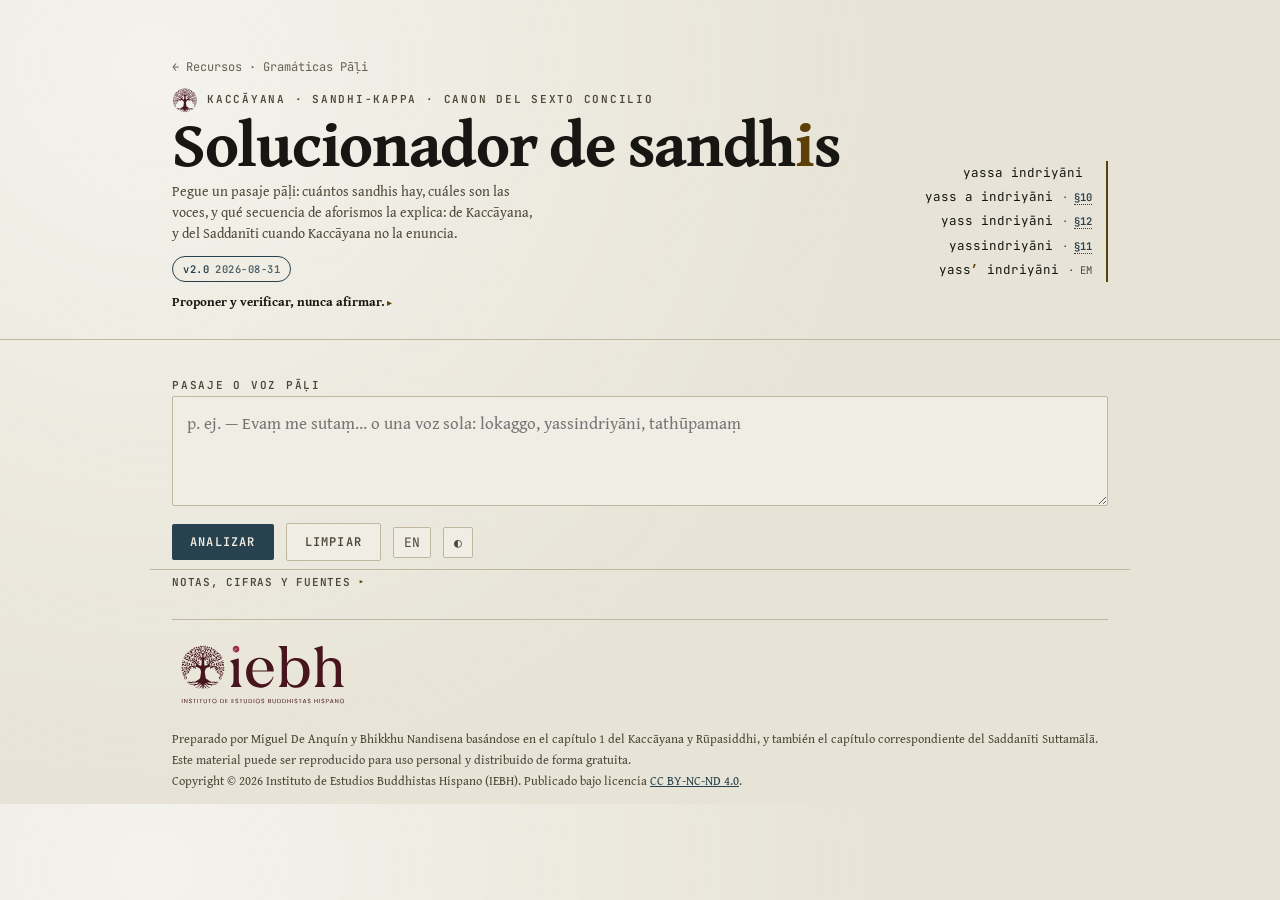
<file: site/recursos/solucionador/index.html>
<!DOCTYPE html>
<html lang="es">
<head>
<meta charset="utf-8">
<meta name="viewport" content="width=device-width, initial-scale=1">
<link rel="icon" href="../../assets/favicon.svg" type="image/svg+xml">
<title>Solucionador de sandhis · pāḷi</title>
<meta name="version" content="1.5">
<meta name="version-date" content="2026-08-28">
<meta name="description" content="Pegue un pasaje pāḷi: cuántos sandhis hay, cuáles son las voces, y qué secuencia de aforismos la explica —de Kaccāyana, y del Saddanīti cuando Kaccāyana no la enuncia. Todo se verifica por recomposición.">
<link rel="preconnect" href="https://fonts.googleapis.com">
<link rel="preconnect" href="https://fonts.gstatic.com" crossorigin>
<link href="https://fonts.googleapis.com/css2?family=Gentium+Book+Plus:ital,wght@0,400;0,700;1,400&family=JetBrains+Mono:wght@400;500;700&display=swap" rel="stylesheet">
<style>
/* La paleta, la tipografía y la escalera son las de /recursos/sandhi/, a
   propósito: la decisión del Venerable (briefing 30 §3.4) pide que la
   secuencia se muestre exactamente como la muestra esa página. */
:root{
  --ola:#E7E3D6;        /* hoja de palma */
  --ola-2:#F0EDE4;
  --ink:#171612;        /* tinta de humo */
  --soot:#4E4839;
  --hair:#BFB7A0;
  --haritala:#5C4008;   /* oropimente: corrección */
  --hover:rgba(255,255,255,.55);
  --active:rgba(255,255,255,.75);
  --hl:rgba(92,64,8,.16);
  --hl-ce:rgba(126,46,35,.14);
  --chip-k:rgba(39,65,79,.10);
  --chip-c:rgba(92,64,8,.14);
  --nila:#27414F;       /* índigo: sección */
  --rakta:#7E2E23;      /* bermellón: contraejemplo */
  --marakata:#2F6B4A;   /* esmeralda: predicción firme (pedido del IEBH,
                           2026-08-30: el filete de lo firme, de color distinto
                           al de lo adjudicado, no sólo más fino) */
  --shadow:rgba(0,0,0,.05);
  --serif:"Gentium Book Plus",Georgia,serif;
  --mono:"JetBrains Mono",ui-monospace,SFMono-Regular,Menlo,monospace;
}
html[data-theme=dark]{
  --ola:#1A1917; --ola-2:#232220; --ink:#F4F1E8; --soot:#BDB5A2; --hair:#494438;
  --haritala:#EFC14E; --nila:#B6D8EE; --rakta:#F09A88; --marakata:#8FCCA8;
  --shadow:rgba(0,0,0,.45);
  --hover:rgba(255,255,255,.055); --active:rgba(255,255,255,.085);
  --hl:rgba(239,193,78,.20); --hl-ce:rgba(240,154,136,.18);
  --chip-k:rgba(182,216,238,.13); --chip-c:rgba(239,193,78,.15);
}
html[data-theme=dark] body{background-image:none}
*{box-sizing:border-box}
html{-webkit-text-size-adjust:100%}
body{
  margin:0;background:var(--ola);color:var(--ink);
  font-family:var(--serif);font-size:17px;line-height:1.55;
  background-image:radial-gradient(circle at 12% 8%,rgba(255,255,255,.55),transparent 55%);
}
.wrap{max-width:980px;margin:0 auto;padding:0 22px}
.lbl{font-family:var(--mono);font-size:11px;font-weight:600;letter-spacing:.16em;
     text-transform:uppercase;color:var(--soot)}
/* Arriba a la DERECHA del bloque de cabecera (2026-08-31). Absoluto sobre
   .mast para no entrar en su flex: con «space-between» y tres hijos, el
   lema se habría ido al centro y la cabecera entera se recolocaba. */
.mast{position:relative}
.sesion-arriba{position:absolute;top:0;right:0;z-index:2}
@media (max-width:640px){.sesion-arriba{position:static;margin:10px 0 0}}
.marca-arbol{display:inline-block;width:26px;height:26px;flex:0 0 auto;
  background:url(../../assets/iebh-arbol-granate.svg) center/contain no-repeat}
html[data-theme=dark] .marca-arbol{background-image:url(../../assets/iebh-arbol-blanco.svg)}
.eyebrow-iebh{display:flex;align-items:center;gap:9px}
.marca-lockup{display:block;width:180px;height:75px;margin:0 0 16px;
  background:url(../../assets/iebh-imagotipo-granate.svg) left center/contain no-repeat}
html[data-theme=dark] .marca-lockup{background-image:url(../../assets/iebh-imagotipo-blanco.svg)}

header{padding:52px 0 26px;border-bottom:1px solid var(--hair)}
.mast{display:flex;flex-wrap:wrap;gap:34px;align-items:flex-end;justify-content:space-between}
h1{font-size:clamp(40px,8vw,64px);line-height:.94;margin:0;font-weight:700;letter-spacing:-.02em}
h1 .dia{color:var(--haritala)}
/* 2026-08-29, pedido del IEBH: la cabecera se estaba comiendo la página, y
   la página es para resolver sandhis. El reclamo y la declaración de método
   bajan de cuerpo y se apartan del camino; la caja de texto sube. */
.tag{margin:8px 0 0;max-width:52ch;color:var(--soot);font-size:14px;line-height:1.5}
/* La declaración de método: a la vista queda la frase que la nombra —
   «Proponer y verificar, nunca afirmar.»— y el resto se despliega. */
.lema{margin:10px 0 0;max-width:60ch;font-size:13px;line-height:1.55;
  color:var(--soot)}
.lema>summary{cursor:pointer;list-style:none;font-weight:700;color:var(--ink)}
.lema>summary::-webkit-details-marker{display:none}
.lema>summary::after{content:' ▸';font-size:10px;color:var(--haritala);
  font-weight:400}
.lema[open]>summary::after{content:' ▾'}
.lema>summary:hover{color:var(--nila)}
.lema>summary:focus-visible{outline:2px solid var(--nila);outline-offset:2px}
.lema>p{margin:7px 0 0}
.version-badge{display:inline-flex;align-items:center;gap:6px;margin-top:12px;cursor:help;
  font-family:var(--mono);font-size:10.5px;font-weight:600;letter-spacing:.05em;
  color:var(--nila);background:var(--ola-2);border:1px solid var(--nila);
  border-radius:999px;padding:4px 10px;position:relative}
.version-badge time{opacity:.8;font-variant-numeric:tabular-nums}
/* La insignia de versión tenía globo propio de CSS (::after). Desde el
   2026-08-29 pasa por el #tip llano como todo lo demás: un solo motor de
   globos, un solo tamaño que ajustar. */
.version-foot{margin-top:10px;font-size:11px;line-height:1.5;color:var(--soot)}
.hero{font-family:var(--mono);font-size:12.5px;line-height:1.95;text-align:right;
      border-right:2px solid var(--haritala);padding-right:14px;white-space:nowrap}
.hero div{opacity:0;display:flex;gap:9px;justify-content:flex-end;align-items:baseline}
.hero div.on{opacity:1;transition:opacity .5s ease}
.hero b{font-weight:700;color:var(--haritala)}
.hero .ref{color:var(--soot);font-size:10.5px}
.volver-sitio{display:inline-block;font:400 12px/1 var(--mono);color:var(--soot);
  text-decoration:none;margin-bottom:14px;opacity:.85}
.volver-sitio:hover{color:var(--nila);opacity:1}
.revision{margin:20px 0 0;max-width:104ch;font-size:13.5px;line-height:1.55;
  color:var(--soot);border-left:2px solid var(--haritala);padding-left:13px}
.revision>summary{cursor:pointer;list-style:none}
.revision>summary::-webkit-details-marker{display:none}
.revision>summary::after{content:' ▸';font-size:11px;color:var(--haritala)}
.revision[open]>summary::after{content:' ▾'}
.revision>summary:hover{color:var(--ink)}
.revision>p{margin:9px 0 0}
/* El pie plegado (pedido del IEBH, 2026-08-29). Hereda el mando de
   .revision —el ▸/▾ y el filete verde— pero NO su tipografía: dentro va la
   prosa del pie, que ya tiene la suya y no debe encogerse por estar
   plegada. El sumario sí va en pequeño: es un mando, no un texto. */
.pie-notas{margin:0;font-size:inherit;line-height:inherit;color:inherit;
  border-left:0;padding-left:0}
.pie-notas>summary{font-family:var(--mono);font-size:11px;font-weight:600;
  letter-spacing:.07em;text-transform:uppercase;color:var(--soot);
  padding:4px 0;margin-bottom:2px}
.pie-notas[open]>summary{margin-bottom:10px}
.pie-notas>summary:focus-visible{outline:2px solid var(--nila);outline-offset:2px}

/* ---------- la caja ---------- */
.consulta{margin:30px 0 8px}
textarea{width:100%;min-height:110px;resize:vertical;font-family:var(--serif);
  font-size:17px;line-height:1.6;color:var(--ink);background:var(--ola-2);
  border:1px solid var(--hair);border-radius:2px;padding:12px 14px}
textarea:focus{outline:2px solid var(--nila);outline-offset:1px}
.acciones{display:flex;gap:12px;align-items:center;margin-top:10px;flex-wrap:wrap}
.boton{font-family:var(--mono);font-size:12px;font-weight:600;letter-spacing:.1em;
  text-transform:uppercase;padding:10px 18px;border:0;border-radius:2px;
  background:var(--nila);color:var(--ola-2);cursor:pointer}
.boton:hover{filter:brightness(1.08)}
.boton:disabled{opacity:.5;cursor:default}
.boton:focus-visible{outline:2px solid var(--haritala);outline-offset:1px}
.boton.secundario{background:var(--ola-2);color:var(--soot);border:1px solid var(--hair)}
.boton.secundario:hover{filter:none;color:var(--ink);border-color:var(--soot)}
.icon-btn{font-family:var(--mono);font-size:13px;line-height:1;background:var(--ola-2);
  color:var(--soot);border:1px solid var(--hair);border-radius:2px;padding:8px 10px;cursor:pointer}
.icon-btn:hover{color:var(--ink);border-color:var(--soot)}
.estado{font-family:var(--mono);font-size:11px;color:var(--soot)}
.icon-btn.on{color:var(--haritala);border-color:var(--haritala)}

/* ---------- modo revisión ---------- */
.rev-bar{display:flex;gap:8px;align-items:center;flex-wrap:wrap;margin:12px 0 2px;
  padding:8px 10px;border:1px dashed var(--hair);border-radius:2px}
.rev-lbl{font-family:var(--mono);font-size:10px;font-weight:600;letter-spacing:.1em;
  text-transform:uppercase;color:var(--soot);margin-right:2px}
.rev-btn{font-family:var(--mono);font-size:11px;padding:5px 9px;cursor:pointer;
  background:var(--ola-2);color:var(--soot);border:1px solid var(--hair);border-radius:2px}
.rev-btn:hover{color:var(--ink);border-color:var(--soot)}
.rev-btn.on{color:var(--ola-2);background:var(--nila);border-color:var(--nila)}
.rev-otra{font-family:var(--mono);font-size:12px;padding:5px 8px;min-width:16ch;
  background:var(--ola-2);color:var(--ink);border:1px solid var(--hair);border-radius:2px}
.rev-acciones{display:flex;gap:10px;align-items:center;flex-wrap:wrap;margin:18px 0 6px}
.rev-nota-modo{font-size:13.5px;color:var(--soot);margin:14px 0 0;max-width:88ch}
.veces{font-family:var(--mono);font-size:12px;font-weight:700;color:var(--nila);
  background:var(--chip-k);border-radius:9px;padding:1px 7px;vertical-align:2px;
  cursor:help}
.cuenta-sandhis{font-size:18px;margin:26px 0 4px}
.cuenta-sandhis b{color:var(--haritala)}

/* ---------- chips de señal ---------- */
.src{font-family:var(--mono);font-size:10px;font-weight:600;letter-spacing:.08em;
  text-transform:uppercase;padding:2px 6px;border-radius:2px;white-space:nowrap}
.src.segura{background:var(--chip-k);color:var(--nila)}
.src.posible{background:var(--chip-c);color:var(--haritala)}

/* ---------- el pasaje marcado (pedido del IEBH, 2026-08-29) ----------
   El pasaje vuelve a aparecer, entero y en cuerpo de lectura, con las voces
   señaladas marcadas por nivel. NO se colorea dentro del <textarea>: ahí no
   se puede, y el remedio habitual —una capa espejo debajo— alinea por
   píxeles y, cuando se desalinea, pinta la palabra de al lado sin avisar.
   Aquí el color va sobre el texto de verdad, así que no puede mentir.

   Lo que NO lleva marca es tan informativo como lo que la lleva: son las
   voces sobre las que el motor calla, que es donde mirar para el campo
   «sandhi no detectado» del modo revisión. */
.pasaje{margin:18px 0 0;padding:15px 17px;border-radius:3px;
  background:var(--ola-2);border:1px solid var(--hair);
  font-family:var(--serif);font-size:17px;line-height:2.05}
.pasaje mark{background:none;color:inherit;border-radius:2px;padding:1px 3px;
  cursor:pointer;transition:background .12s}
.pasaje mark.m-adj{background:var(--chip-k);
  box-shadow:inset 0 -2px 0 var(--nila)}
.pasaje mark.m-firme{background:var(--chip-k);
  box-shadow:inset 0 -1px 0 var(--marakata)}
.pasaje mark.m-pos{background:var(--chip-c);
  box-shadow:inset 0 -1px 0 var(--haritala)}
.pasaje mark:hover{background:var(--ola)}
.pasaje mark:focus-visible{outline:2px solid var(--nila);outline-offset:1px}
.pasaje-leyenda{display:flex;gap:16px;flex-wrap:wrap;margin:11px 0 0;
  font-family:var(--mono);font-size:10.5px;letter-spacing:.04em;
  color:var(--soot)}
.pasaje-leyenda i{display:inline-block;width:11px;height:11px;
  margin-right:5px;vertical-align:-1px;border-radius:2px}
.pasaje-leyenda i.m-adj{background:var(--chip-k);box-shadow:inset 0 -2px 0 var(--nila)}
.pasaje-leyenda i.m-firme{background:var(--chip-k);box-shadow:inset 0 -1px 0 var(--marakata)}
.pasaje-leyenda i.m-pos{background:var(--chip-c);box-shadow:inset 0 -1px 0 var(--haritala)}
@media print{.pasaje mark{background:none;box-shadow:inset 0 -1px 0 var(--soot)}}

/* ---------- escalera de secuencia (idéntica a /recursos/sandhi/) ---------- */
.lad{margin:12px 0 0;font-family:var(--mono);font-size:13.5px;line-height:1.9;
     border-left:2px solid var(--haritala);padding-left:13px}
.lad.ce{border-left-color:var(--rakta)}
.lad div{display:flex;gap:10px;align-items:baseline;flex-wrap:wrap}
.lad .s{white-space:pre-wrap;word-break:break-word}
.lad b{font-weight:700;color:var(--haritala);background:var(--hl);
       border-radius:2px;padding:0 1px}
.lad b.ws{background:none;box-shadow:inset 0 -2px 0 var(--haritala)}
.lad .ref{font-size:11px;color:var(--soot);white-space:nowrap}
a.xref,.lad .ref a{color:var(--nila);text-decoration:none;
  border-bottom:1px dotted currentColor;font-weight:600}
a.xref:hover,a.xref:focus-visible,.lad .ref a:hover,.lad .ref a:focus-visible{
  color:var(--haritala)}
.cita{font-family:var(--mono);font-size:11.5px;color:var(--soot)}
.cita b{color:var(--nila);font-weight:600}
.parcial{font-family:var(--mono);font-size:10.5px;color:var(--rakta);letter-spacing:.04em}
.parcial.verif{color:var(--nila)}

/* ---------- resultados ---------- */
.forms{border-top:1px solid var(--hair);margin-top:14px}
details.form{border-bottom:1px solid var(--hair)}
details.form>summary{
  list-style:none;cursor:pointer;padding:11px 2px;display:flex;gap:14px;
  align-items:baseline;justify-content:space-between}
details.form>summary::-webkit-details-marker{display:none}
details.form>summary:hover{background:var(--hover)}
details.form>summary:focus-visible{outline:2px solid var(--nila);outline-offset:-2px}
.fname{font-weight:700;font-size:17.5px}
.fmeta{font-family:var(--mono);font-size:11px;color:var(--soot);letter-spacing:.05em;text-align:right}
details.form[open]>summary{background:var(--active)}
.fbody{padding:2px 2px 18px}
.motivo{font-size:14.5px;color:var(--soot);margin:6px 0 0}
.empty{padding:40px 0;text-align:center;color:var(--soot)}
.empty p{margin:0 0 6px}

footer{border-top:1px solid var(--hair);margin-top:54px;padding:26px 0 58px;
       color:var(--soot);font-size:14px}
footer a{color:var(--nila)}
.licencia{margin-top:22px;padding-top:18px;border-top:1px solid var(--hair);
  font-size:12.5px;line-height:1.65;color:var(--soot)}

/* ---------- tooltip de aforismo (el de /recursos/sandhi/, agrandado a
   pedido del IEBH, 2026-08-28) ---------- */
/* 2026-08-29, con la caché ya arreglada y la página VISTA de verdad: el
   agrandado del 2026-08-29 (560 px · 21 px) se había pedido contra una
   página vieja, y el aforismo salía demasiado grande. Vuelve al tamaño
   del 2026-08-28, que es EL MISMO de /recursos/sandhi/ — las dos páginas
   vuelven a coincidir, que es lo comprobable. */
#tip{position:fixed;z-index:200;max-width:460px;pointer-events:none;opacity:0;
  transform:translateY(3px);transition:opacity .12s ease,transform .12s ease;
  background:var(--ola-2);border:1px solid var(--hair);border-radius:3px;
  box-shadow:0 8px 26px var(--shadow);padding:14px 17px;font-size:18px;line-height:1.5}
#tip.on{opacity:1;transform:none}
#tip .th{display:flex;gap:8px;align-items:baseline;flex-wrap:wrap;margin-bottom:6px}
#tip .tn{font-family:var(--mono);font-size:13px;font-weight:700;color:var(--nila)}
#tip .tc{font-family:var(--mono);font-size:12px;color:var(--soot)}
#tip .tp{font-style:italic;font-weight:700;margin:0}
#tip .te{margin:5px 0 0;color:var(--soot);font-size:17px}
#tip .ts{font-family:var(--mono);font-size:12.5px;color:var(--soot);margin:7px 0 0}
#tip .tk{font-family:var(--mono);font-size:12px;color:var(--haritala);margin:8px 0 0;
  letter-spacing:.06em;text-transform:uppercase}

/* El globo LLANO: el mismo #tip, con texto corrido, para lo que antes
   llevaba el rótulo NATIVO del navegador (title=) — el ×N, los botones,
   los campos de la revisión, la insignia de versión. El nativo es
   minúsculo e inestilizable, y por eso el IEBH lo seguía viendo chico
   aunque el del aforismo ya fuera grande (2026-08-29). Ahora TODOS los
   globos de la página son este mismo elemento: uno solo que gobernar. */
#tip.llano{max-width:340px;padding:11px 15px;font-size:15px;line-height:1.55}
#tip.llano p{margin:0}

/* ---------- enlace y copia de cada voz (pedido del IEBH, 2026-08-29) ------
   Los mismos botones de /recursos/raices/ y /recursos/paradigmas/, y el
   mismo aspecto, para que la misma cosa se vea igual en las tres páginas. */
.fbtns{display:flex;gap:8px;flex-wrap:wrap;align-items:center;
  margin:16px 0 0;padding-top:11px;border-top:1px solid var(--hair)}
.mini-btn{display:inline-flex;align-items:center;gap:5px;font-family:var(--mono);
  font-size:10px;font-weight:600;letter-spacing:.07em;text-transform:uppercase;
  color:var(--soot);background:var(--ola-2);border:1px solid var(--hair);
  border-radius:2px;padding:5px 9px;cursor:pointer;
  transition:color .12s,border-color .12s}
.mini-btn svg{width:12px;height:12px}
.mini-btn:hover{color:var(--ink);border-color:var(--soot)}
.mini-btn:focus-visible{outline:2px solid var(--nila);outline-offset:1px}
.mini-btn.ok{color:var(--haritala);border-color:var(--haritala)}
@media print{.fbtns{display:none}}
@media (max-width:640px){
  .mini-btn{min-height:38px;padding:9px 12px;font-size:11px}
  .mini-btn svg{width:14px;height:14px}
}

/* Inglés a demanda (pedido del IEBH, 2026-08-29), como en /recursos/raices/:
   el botón EN alterna el idioma de la interfaz y el navegador lo recuerda.
   Los textos del MOTOR (motivos, procedencias, pasos) siguen en español:
   son la voz del proyecto y el arnés de la etapa 4 los compara byte a byte. */
body.en .i-es{display:none}
body:not(.en) .i-en{display:none}

#top-btn{position:fixed;right:22px;bottom:22px;z-index:150;
  width:38px;height:38px;border-radius:50%;
  border:1px solid var(--hair);background:var(--ola-2);color:var(--soot);
  font:16px/1 var(--mono);cursor:pointer;box-shadow:0 6px 20px var(--shadow);
  opacity:0;pointer-events:none;transform:translateY(6px);
  transition:opacity .2s,transform .2s,background .12s,color .12s}
#top-btn.show{opacity:1;pointer-events:auto;transform:none}
#top-btn:hover{background:var(--ola);color:var(--ink);border-color:var(--soot)}
@media (prefers-reduced-motion:reduce){#top-btn{transition:none}
  .hero div{opacity:1!important;transition:none!important}}
@media (max-width:640px){
  body{font-size:16px}
  .mast{gap:22px}
  .hero{text-align:left;border-right:0;border-left:2px solid var(--haritala);
        padding:0 0 0 12px;font-size:11px;overflow-x:auto;width:100%}
  .hero div{justify-content:flex-start}
}
</style>
</head>
<body>

<header>
  <div class="wrap mast">
    <div>
      <a class="volver-sitio" href="../">← Recursos · Gramáticas Pāḷi</a>
      <!-- 2026-08-31, pedido del IEBH: el mando de sesión, arriba a la
           DERECHA de la cabecera. Estaba entre los botones de análisis, y ahí
           se leía como una acción del solucionador cuando no lo es: dice quién
           eres, no qué hacer con el texto. Junto al «← Recursos» tapaba el
           título; a la derecha no estorba y se ve desde el primer vistazo. -->
      <button class="icon-btn sesion-arriba" id="entrar-btn" hidden
        aria-label="Iniciar sesión para enviar veredictos"
        data-tip="Iniciar sesión para enviar veredictos">⇥ entrar</button>
      <!-- 2026-08-30, pedido del IEBH: en modo inglés el título es «Sandhi
           Solver», y el sobretítulo tampoco puede quedarse en español. Van
           con los mismos .i-es/.i-en que el resto de la interfaz; la letra
           en color (.dia) se conserva en los dos, sobre la «i» de Sandhi. -->
      <div class="eyebrow-iebh"><span class="marca-arbol"></span><span class="lbl i-es">Kaccāyana · Sandhi-Kappa · Canon del Sexto Concilio</span><span class="lbl i-en">Kaccāyana · Sandhi-Kappa · Sixth Council Canon</span></div>
      <h1><span class="i-es">Solucionador de sandh<span class="dia">i</span>s</span><span class="i-en">Sandh<span class="dia">i</span> Solver</span></h1>
      <p class="tag i-es">Pegue un pasaje pāḷi: cuántos sandhis hay, cuáles son las voces,
      y qué secuencia de aforismos la explica: de Kaccāyana, y del Saddanīti
      cuando Kaccāyana no la enuncia.</p>
      <p class="tag i-en">Paste a Pāḷi passage: how many sandhis there are, which words
      they join, and which sequence of rules explains each one — Kaccāyana's,
      and the Saddanīti's where Kaccāyana has none.</p>
      <span class="version-badge" id="vbadge"></span>
    </div>
    <div class="hero" id="hero" aria-hidden="true"></div>
  </div>
  <div class="wrap">
    <!-- 2026-08-29: aquí vivía un <details> de tres párrafos con las cifras
         dentro. El IEBH pidió dos frases. Las cifras no se perdieron: bajaron
         al pie, junto a «Fuentes», que es donde ya estaba su compañía; y el
         párrafo del DPD se quitó por duplicado — el pie lo dice desde antes,
         y mejor. -->
    <details class="lema i-es">
      <summary>Proponer y verificar, nunca afirmar.</summary>
      <p>Cada análisis propone un corte y una cadena de aforismos, la aplica, y
      sólo aparece si reproduce <em>exactamente</em> la forma de entrada; se
      muestran todas las lecturas que recomponen, porque el sandhi es de veras
      ambiguo y elegir en silencio sería mentir por omisión. Lo que el motor no
      sabe, lo calla — y las cifras de lo que encuentra y de lo que falla están
      en el pie.</p>
    </details>
    <details class="lema i-en">
      <summary>Propose and verify, never assert.</summary>
      <p>Every analysis proposes a cut and a chain of rules, applies it, and
      appears only if it reproduces the input form <em>exactly</em>; all the
      readings that recompose are shown, because sandhi is genuinely ambiguous
      and choosing silently would be lying by omission. What the engine does not
      know, it leaves unsaid — and the numbers, for what it finds and what it
      misses, are in the footer.</p>
    </details>
  </div>
</header>

<main class="wrap">
  <section class="consulta">
    <label class="lbl" for="texto">Pasaje o voz pāḷi</label>
    <textarea id="texto" placeholder="p. ej. — Evaṃ me sutaṃ… o una voz sola: lokaggo, yassindriyāni, tathūpamaṃ"></textarea>
    <div class="acciones">
      <button class="boton" id="analizar">Analizar</button>
      <button class="boton secundario" id="limpiar">Limpiar</button>
      <button class="icon-btn" id="revision" hidden
        aria-label="Modo revisión: marque veredictos y expórtelos para su adjudicación"
        data-tip="Modo revisión: marque veredictos y expórtelos para su adjudicación">✎ revisión</button>
      <button class="icon-btn" id="en-btn" aria-pressed="false"
        aria-label="Interface in English / Interfaz en español"
        data-tip="Interface in English / Interfaz en español">EN</button>
      <button class="icon-btn" id="theme" aria-label="Cambiar tema" data-tip="Claro / oscuro">◐</button>
      <span class="estado" id="estado"></span>
    </div>
  </section>
  <section id="out" aria-live="polite"></section>
</main>

<button id="top-btn" aria-label="Volver al inicio" data-tip="Volver al inicio">↑</button>
<div id="tip" role="tooltip" aria-hidden="true"></div>

<footer class="wrap">
  <!-- 2026-08-29, pedido del IEBH: el pie abría con la nota de versión y
       seguía con cuatro párrafos, y eso es mucho pie. Todo eso se pliega
       aquí dentro; a la vista queda sólo el árbol del IEBH y su crédito,
       que es lo que el pie de una página del instituto tiene que decir
       sin que nadie pulse nada. Nada se pierde: está a un clic. -->
  <details class="revision pie-notas">
    <summary><span class="i-es">Notas, cifras y fuentes</span><span class="i-en">Notes, numbers and sources</span></summary>
  <p class="version-foot" id="vfoot"></p>
  <div class="i-es">
  <p><strong>Cómo leer una secuencia.</strong> §10 separa la consonante de su vocal; §11
  vuelve a unirlas. Entre esos dos pasos ocurre la operación propiamente dicha.
  «EM» es la forma de la edición moderna, con apóstrofo. En amarillo, lo que
  cambia en cada paso. Cada §N enlaza al aforismo en el
  <a href="../../kaccayana/sandhi/">Sandhi-Kappa</a>; la referencia completa de
  reglas y formas está en <a href="../sandhi/">Sandhi — referencia interactiva</a>.</p>
  <p><strong>El Digital Pāḷi Dictionary</strong> (DPD, licencia CC BY-NC-SA) se usa como
  testigo silencioso de ocurrencia — filtro y ordenación de candidatos y señal de
  detección—, nunca como autoridad ni fuente del análisis mostrado. Donde su
  influencia se ve, se nombra.</p>
  <p><strong>Las cifras, a la vista.</strong> Sobre las 251 formas medibles del banco de
  referencia, el motor reencuentra el análisis firmado en <strong>218</strong> (87 %).
  Cotejado con una partición independiente de la Therīgāthā y su comentario, el punto
  de corte coincide en el <strong>90,7 %</strong> de los versos y el <strong>92,5 %</strong>
  de la prosa. La señal que marca voces en un pasaje es deliberadamente prudente: entre
  el nivel alto —<em>sandhi adjudicado</em> (banco firmado o caso adjudicado: la
  respuesta de la tradición, no una predicción) y <em>predicción firme</em> (los patrones
  adjudicados)— y lo <em>posible</em> se señalan el 47 % de los sandhis presentes en el
  verso y el 57 % en la prosa, y el nivel alto acierta una juntura real en 9 de cada 10
  casos (esas tres últimas cifras, medidas el 28-08-2026; las tres primeras se rehacen
  en cada publicación y son las de hoy). <strong>Lo que no se marca no se pierde: se
  calla</strong> — pegue la voz sola y el motor la analiza con todas sus lecturas. Cada
  fallo que se reporta se convierte en caso de prueba permanente.</p>
  <p><strong>Fuentes.</strong> Las secuencias firmadas proceden de las <em>Reglas de combinación
  eufónica</em> de Bhikkhu Nandisena y de su traducción del Sandhi-Kappa, con su
  referencia canónica. Las lecturas propuestas por el motor se construyen con los
  aforismos del capítulo y se verifican por recomposición; su procedencia se
  declara en cada caso. El léxico procede del
  <a href="https://buddha-dhamma.net/" target="_blank" rel="noopener">Chaṭṭhasaṅgītipiṭaka
  romanizado</a> (canon, aṭṭhakathā y ṭīkā). El léxico ordena y atestigua; <strong>nunca es autoridad
  del análisis</strong>: la autoridad es Kaccāyana y el texto de la edición.</p>
  </div>
  <div class="i-en">
  <p><strong>How to read a sequence.</strong> §10 separates the consonant from its vowel;
  §11 joins them again. The operation proper happens between those two steps.
  “EM” is the modern edition's writing, with the apostrophe. What changes at each
  step is highlighted. Every §N links to the rule in the
  <a href="../../kaccayana/sandhi/">Sandhi-Kappa</a>; the full reference of rules
  and forms is at <a href="../sandhi/">Sandhi — interactive reference</a>. The
  derivation steps themselves are quoted in Spanish, from the project's editions.</p>
  <p><strong>The Digital Pāḷi Dictionary</strong> (DPD, CC BY-NC-SA licence) is used as a
  silent witness of occurrence — filtering and ordering candidates and sharpening
  the detection signal — never as authority or source of the analysis shown.
  Wherever its influence is visible, it is named.</p>
  <p><strong>The numbers, in plain sight.</strong> Over the 251 measurable forms of the
  reference bank, the engine recovers the signed analysis in <strong>218</strong> (87%).
  Checked against an independent partition of the Therīgāthā and its commentary, the cut
  point agrees in <strong>90.7%</strong> of the verses and <strong>92.5%</strong> of the
  prose. The signal that marks words in a passage is deliberately prudent: between the
  high tier —<em>adjudicated sandhi</em> (signed bank or adjudicated case: the tradition's
  own answer, not a prediction) and <em>firm prediction</em> (the adjudicated patterns)—
  and the <em>possible</em> tier, it marks 47% of the sandhis present in verse and 57% in
  prose, and the high tier hits a real juncture in 9 out of 10 cases (those last three
  figures measured on 2026-08-28; the first three are remade at every publication and are
  today's). <strong>What is not marked is not lost: it stays silent</strong> — paste the
  word on its own and the engine analyses it with all its readings. Every reported failure
  becomes a permanent test case.</p>
  <p><strong>Sources.</strong> The signed sequences come from Bhikkhu Nandisena's
  <em>Reglas de combinación eufónica</em> and his translation of the Sandhi-Kappa,
  with their canonical references. The readings proposed by the engine are built
  with the chapter's rules and verified by recomposition; their provenance is
  declared case by case. The lexicon comes from the romanised
  <a href="https://buddha-dhamma.net/" target="_blank" rel="noopener">Chaṭṭhasaṅgītipiṭaka</a>
  (canon, aṭṭhakathā and ṭīkā). The lexicon orders and attests; <strong>it is never the
  authority of the analysis</strong>: the authority is Kaccāyana and the edition's text.</p>
  </div>
  </details>

  <p class="licencia"><span class="marca-lockup"></span>Preparado por Miguel De Anquín y
  Bhikkhu Nandisena basándose en el capítulo 1 del Kaccāyana y Rūpasiddhi, y también el
  capítulo correspondiente del Saddanīti Suttamālā.<br>
  Este material puede ser reproducido para uso personal y distribuido de forma gratuita.<br>
  Copyright © 2026 Instituto de Estudios Buddhistas Hispano (IEBH). Publicado bajo licencia
  <a href="https://creativecommons.org/licenses/by-nc-nd/4.0/deed.es" rel="license noopener" target="_blank">CC&nbsp;BY-NC-ND&nbsp;4.0</a>.</p>
</footer>

<script id="motor">
/* ══ EL MOTOR ══ Este bloque no toca el DOM: el arnés de la etapa 4
   (nuestro/js/arnes_pagina.js) lo evalúa en Node tal como está publicado y
   comprueba que sus secuencias sean byte-idénticas a las del Python sobre
   las 266 formas del banco. Si se edita algo del motor, se edita en
   nuestro/js/ y se regenera: esta copia la escribe el generador. */
const DATA = {"suttas":[{"kac":1,"ru":1,"sad":null,"pali":"Attho akkharasaññāto","es":"El significado se conoce por las letras.","split":"Attho + akkharasaññāto, 2"},{"kac":2,"ru":2,"sad":"1, 2","pali":"Akkharā p’ ādayo ekacattālīsaṃ","es":"Las letras son cuarenta y una, comenzando con ‘a’.","split":"Akkharā + api + a-ādayo + ekacattālīsaṃ, 4"},{"kac":3,"ru":3,"sad":"3","pali":"Tatth’ odantā sarā aṭṭha","es":"Entre ellas, las ocho [letras] terminadas en ‘o’ se denominan “vocales”.","split":"Tattha + o-antā + sarā + aṭṭha, 4"},{"kac":4,"ru":4,"sad":"4","pali":"Lahumattā tayo rassā","es":"Las tres [vocales] de medida leve son cortas.","split":"Lahumattā + tayo + rassā, 3"},{"kac":5,"ru":5,"sad":"5","pali":"Aññe dīghā","es":"Las demás son largas.","split":"Aññe + dīghā, 2"},{"kac":6,"ru":8,"sad":"6","pali":"Sesā byañjanā","es":"Las restantes son consonantes.","split":"Sesā + byañjanā, 2"},{"kac":7,"ru":9,"sad":"7","pali":"Vaggā pañcapañcaso mantā","es":"Los [grupos] de cinco en cinco, son agrupadas.","split":"Vaggā + pañcapañcaso + ma-antā, 3"},{"kac":8,"ru":10,"sad":"8","pali":"Aṃ iti niggahitaṃ","es":"‘Ṃ’ es niggahita.","split":"Aṃ + iti + niggahitaṃ, 3"},{"kac":9,"ru":11,"sad":null,"pali":"Parasamaññā payoge","es":"En caso de necesidad, [se usan] los términos de otros.","split":"Para + samaññā + payoge, 3"},{"kac":10,"ru":12,"sad":"28","pali":"Pubbam adhoṭhitam assaraṃ sarena viyojaye","es":"Se debería separar de la vocal a la [consonante] anterior, que yace debajo, desprovista de vocal.","split":"Pubbaṃ + adhoṭhitaṃ + assaraṃ + sarena + viyojaye, 5"},{"kac":11,"ru":14,"sad":"29","pali":"Naye paraṃ yutte","es":"Cuando sea apropiado, se debería trasladar [la consonante] a la [letra] siguiente.","split":"Naye + paraṃ + yutte, 3"},{"kac":12,"ru":13,"sad":"30","pali":"Sarā sare lopaṃ","es":"Las vocales se eliden cuando una vocal sigue.","split":"Sarā + sare + lopaṃ, 3"},{"kac":13,"ru":15,"sad":"31","pali":"Vā paro asarūpā","es":"Opcionalmente, [se elide] la [vocal] siguiente después de [una vocal] disímil.","split":"Vā + paro + a-sarūpā, 3"},{"kac":14,"ru":16,"sad":"34","pali":"Kvac’ āsavaṇṇaṃ lutte","es":"A veces, cuando [la vocal anterior] ha sido elidida [la vocal siguiente se vuelve] disímil.","split":"Kvaci + a-savaṇṇaṃ + lutte, 3"},{"kac":15,"ru":17,"sad":"36","pali":"Dīghaṃ","es":"Larga.","split":"Dīghaṃ, 1"},{"kac":16,"ru":18,"sad":"35","pali":"Pubbo ca","es":"Y la anterior.","split":"Pubbo + ca, 2"},{"kac":17,"ru":19,"sad":"43","pali":"Yam edantass’ ādeso","es":"‘Y’ [es] la sustitución de la ‘e’ final.","split":"Yaṃ + e-antassa + ādeso, 3"},{"kac":18,"ru":20,"sad":"44","pali":"Vam od-udantānaṃ","es":"‘V’, de los que terminan en ‘o’ y ‘u’.","split":"Vaṃ + o-u-dantānaṃ, 2"},{"kac":19,"ru":22,"sad":"46, 47","pali":"Sabbo caṃ ti","es":"Toda [sílaba] ‘ti’, [se vuelve] ‘c’.","split":"Sabbo + ca + ti, 3"},{"kac":20,"ru":27,"sad":"50","pali":"Do dhassa ca","es":"Y, ‘da’ de ‘dha’.","split":"Do + dhassa + ca, 3"},{"kac":21,"ru":21,"sad":"51","pali":"Ivaṇṇo yaṃ navā","es":"Ocasionalmente, la letra ‘i’, [se vuelve] ‘y’.","split":"I-vaṇṇo + yaṃ + navā, 3"},{"kac":22,"ru":28,"sad":"52","pali":"Evādissa ri pubbo ca rasso","es":"Del comienzo de “eva”, ‘ri’, y la anterior, corta.","split":"Eva-ādissa + ri + pubbo + ca + rasso, 5"},{"kac":23,"ru":36,"sad":"62","pali":"Sarā pakati byañjane","es":"Cuando una consonante sigue, [las vocales mantienen su forma] original.","split":"Sarā + pakati + byañjane, 3"},{"kac":24,"ru":35,"sad":"63","pali":"Sare kvaci","es":"A veces, cuando una vocal sigue.","split":"Sare + kvaci, 2"},{"kac":25,"ru":37,"sad":"64, 71, 165","pali":"Dīghaṃ","es":"Larga.","split":"Dīghaṃ, 1"},{"kac":26,"ru":38,"sad":"65, 179","pali":"Rassaṃ","es":"Corta.","split":"Rassaṃ, 1"},{"kac":27,"ru":39,"sad":"66, 163-4","pali":"Lopañ ca tatrākāro","es":"Elisión, y allí, la letra ‘a’.","split":"Lopaṃ + ca + tatra + a-kāro, 4"},{"kac":28,"ru":40,"sad":"67","pali":"Para dvebhāvo ṭhāne","es":"Duplicación de la siguiente en el lugar apropiado.","split":"Para + dve-bhāvo + ṭhāne, 3"},{"kac":29,"ru":42,"sad":"68","pali":"Vagge ghosāghosānaṃ tatiya-paṭhamā","es":"En las agrupadas, la primera y la tercera, de las sordas y sonoras.","split":"Vagge + ghosa-aghosānaṃ + tatiya-paṭhamā, 3"},{"kac":30,"ru":58,"sad":"153","pali":"Aṃ byañjane niggahitaṃ","es":"Cuando una consonante sigue, el niggahita ‘ṃ’.","split":"Aṃ + byañjane + niggahitaṃ, 3"},{"kac":31,"ru":49,"sad":"138-9","pali":"Vaggantaṃ vā vagge","es":"Opcionalmente, cuando una [consonante] agrupada sigue, la final del grupo.","split":"Vagga-antaṃ + vā + vagge, 3"},{"kac":32,"ru":50,"sad":"140","pali":"E-he ñaṃ","es":"Cuando ‘e’ y ‘h’, ‘ñ’.","split":"E-he + ñaṃ, 2"},{"kac":33,"ru":51,"sad":"141","pali":"Sa ye ca","es":"Y cuando ‘y’, junto con [ṃ].","split":"Sa + ye + ca, 3"},{"kac":34,"ru":52,"sad":"142-5","pali":"Ma-dā sare","es":"Cuando una vocal sigue, ‘m’ y ‘d’.","split":"Ma-dā + sare, 2"},{"kac":35,"ru":34,"sad":"56","pali":"Ya-va-ma-da-na-ta-ra-lā c’ āgamā","es":"Y las inserciones ‘y’, ‘v’, ‘m’, ‘d’, ‘n’, ‘t’, ‘r’ y ‘l’.","split":"Ya-va-ma-da-na-ta-ra-lā + ca + āgamā, 3"},{"kac":36,"ru":47,"sad":"130","pali":"Kvaci o byañjane","es":"A veces, cuando una consonante sigue, ‘o’.","split":"Kvaci + o + byañjane, 3"},{"kac":37,"ru":57,"sad":"146","pali":"Niggahitañ ca","es":"Y el niggahita.","split":"Niggahitaṃ + ca, 2"},{"kac":38,"ru":53,"sad":"147","pali":"Kvaci lopaṃ","es":"A veces, elisión.","split":"Kvaci + lopaṃ, 2"},{"kac":39,"ru":54,"sad":"147","pali":"Byañjane ca","es":"Y cuando una consonante sigue.","split":"Byañjane + ca, 2"},{"kac":40,"ru":55,"sad":"148","pali":"Paro vā saro","es":"Opcionalmente, la vocal siguiente.","split":"Paro + vā + saro, 3"},{"kac":41,"ru":56,"sad":"135-6, 149","pali":"Byañjano ca visaññogo","es":"Y la consonante, simple.","split":"Byañjano + ca + vi-saññogo, 3"},{"kac":42,"ru":32,"sad":"53","pali":"Go sare puthass’ āgamo kvaci","es":"A veces, inserción de ‘g’ [al final] de “putha”, cuando una vocal sigue.","split":"Go + sare + putha-ssa + āgamo + kvaci, 5"},{"kac":43,"ru":33,"sad":"54","pali":"Pāssa c’ anto rasso","es":"Y al final de ‘pā’, [inserción de ‘g’,] corta.","split":"Pā-ssa + ca + anto + rasso, 4"},{"kac":44,"ru":24,"sad":"57","pali":"Abbho abhi","es":"‘Abhi’, ‘abbh’.","split":"Abbho + abhi, 2"},{"kac":45,"ru":25,"sad":"58","pali":"Ajjho adhi","es":"‘Adhi’, ‘ajjh’.","split":"Ajjho + adhi, 2"},{"kac":46,"ru":26,"sad":"59","pali":"Te na vā ivaṇṇe","es":"Opcionalmente, cuando ‘i’ e ‘ī’ siguen, estos no [se aplican].","split":"Te + na + vā + i-vaṇṇe, 4"},{"kac":47,"ru":23,"sad":"60","pali":"Atissa c’ antassa","es":"Y al final de ‘ati’.","split":"Atissa + ca + antassa, 3"},{"kac":48,"ru":43,"sad":"137","pali":"Kvaci paṭi patissa","es":"A veces, ‘paṭi’ por ‘pati’.","split":"Kvaci + paṭi + patissa, 3"},{"kac":49,"ru":44,"sad":"129","pali":"Puthass u byañjane","es":"Cuando una consonante sigue, ‘u’ de [el final de] “putha”.","split":"Putha-ssa + u + byañjane, 3"},{"kac":50,"ru":45,"sad":"126","pali":"O avassa","es":"‘O’ de ‘ava’.","split":"O + avassa, 2"},{"kac":51,"ru":59,"sad":"150, 154","pali":"Anupadiṭṭhānaṃ vuttayogato","es":"De los no mostrados, según las reglas mencionadas.","split":"An-upadiṭṭhānaṃ + vutta-yogato, 2"}],"version":"2.0","fecha":"2026-08-31","nota":"EL MOTOR YA NO ES SÓLO KACCĀYANA, y por eso cambia el número entero. El 2026-08-30 entró en él la primera operación que Kaccāyana no enuncia: SADDANĪTI SUTTAMĀLĀ §49 —«evassekāre itissaññassa cissa vo»—, sin la cual «tveva» no ofrecía su lectura citativa. Hasta entonces la herramienta explicaba el canon con una sola gramática; desde entonces, con las que hagan falta, y lo dice en cada escalera que la cita. Lo demás de esa noche va con ello: «tveva» = ti + eva y «avijjāyatveva» = tu + eva, adjudicados después de RETIRAR una primera adjudicación que daba por única una voz de dos lecturas; y con el criterio que lo gobierna, que es del IEBH: hay formas de sandhi teóricamente plausibles que son inverosímiles en el Tipiṭaka — recomponer no basta, y atestiguar la pieza no atestigua la juntura. Del 2026-08-31: enviar a la cola pide identidad verificada, con dos papeles —revisor y aprendiz—, de modo que cada veredicto sabe de quién viene y la atribución deja de suponerse. Antes, en la versión 1.12: LO REGISTRADO A MANO YA SE VE. Una voz dada de alta por el campo «sandhi no detectado» no aparecía por ninguna parte, porque la página sólo dibuja tarjeta para lo que el motor señala y una voz registrada a mano es, por definición, una sobre la que el motor calla. Ahora llevan su tarjeta, rotulada aparte y a la vista aunque se analice otro pasaje, con su campo de nota y de escalera.","huella":{"reglas.json":"ab6c7603a774922542f050fdac7d89371ef19dbae55e60ff9205fafc64c3fb79","coincide":false,"guardada":"534a7a2eb5221f79b39c99d2b7d7ebb1b09d4be7e405ec90421fd02e4ab600fe"},"reglas":{"ce":[{"f":"yass’ indriyāni","comp":"yassa indriyāni","ref":"Dh. 27","sec":"sara","secName":"SARA-SANDHI","rule":"1","title":"Una vocal que precede a otra vocal se elide","kac":12,"s":["yassa indriyāni","yass a indriyāni (§10)","yass indriyāni (§12)","yassindriyāni (§11)","yass’ indriyāni (EM)"],"full":true,"kac_seq":12,"verificada":true},{"f":"lokaggo","comp":"loka + aggo","ref":"Ap. i 166","sec":"sara","secName":"SARA-SANDHI","rule":"1","title":"Una vocal que precede a otra vocal se elide","kac":12,"s":["loka aggo","lok a aggo (§10)","lok aggo (§12)","lokaggo (§11)"],"full":true,"derivada":true},{"f":"bhavāsavo","comp":"bhava + āsavo","ref":"D. iii 181","sec":"sara","secName":"SARA-SANDHI","rule":"1","title":"Una vocal que precede a otra vocal se elide","kac":12,"s":["bhava āsavo","bhav a āsavo (§10)","bhav āsavo (§12)","bhavāsavo (§11)"],"full":true,"derivada":true},{"f":"yass’ īdisā","comp":"yassa īdisā","ref":"Sad. iii §30","sec":"sara","secName":"SARA-SANDHI","rule":"1","title":"Una vocal que precede a otra vocal se elide","kac":12,"s":["yassa īdisā","yass a īdisā (§10)","yass īdisā (§12)","yassīdisā (§11)","yass’ īdisā (EM)"],"full":true,"derivada":true},{"f":"ajj’ uposatho","comp":"ajja uposatho","ref":"Vin. iii 145","sec":"sara","secName":"SARA-SANDHI","rule":"1","title":"Una vocal que precede a otra vocal se elide","kac":12,"s":["ajja uposatho","ajj a uposatho (§10)","ajj uposatho (§12)","ajjuposatho (§11)","ajj’ uposatho (EM)"],"full":true,"derivada":true},{"f":"ekenūnāni","comp":"ekena + ūnāni","ref":"DA. i 5","sec":"sara","secName":"SARA-SANDHI","rule":"1","title":"Una vocal que precede a otra vocal se elide","kac":12,"s":["ekena ūnāni","eken a ūnāni (§10)","eken ūnāni (§12)","ekenūnāni (§11)"],"full":true,"derivada":true},{"f":"bhavesanā","comp":"bhava + esanā","ref":"A. iii 281","sec":"sara","secName":"SARA-SANDHI","rule":"1","title":"Una vocal que precede a otra vocal se elide","kac":12,"s":["bhava esanā","bhav a esanā (§10)","bhav esanā (§12)","bhavesanā (§11)"],"full":true,"derivada":true},{"f":"bhavogho","comp":"bhava + ogho","ref":"S. ii 452","sec":"sara","secName":"SARA-SANDHI","rule":"1","title":"Una vocal que precede a otra vocal se elide","kac":12,"s":["bhava ogho","bhav a ogho (§10)","bhav ogho (§12)","bhavogho (§11)"],"full":true,"derivada":true},{"f":"tadāhaṃ","comp":"tadā ahaṃ","ref":"A. i 110","sec":"sara","secName":"SARA-SANDHI","rule":"1","title":"Una vocal que precede a otra vocal se elide","kac":15,"s":["tadā ahaṃ","tad ā ahaṃ (§10)","tad ahaṃ (§12)","tad āhaṃ (§15)","tadāhaṃ (§11)"],"full":true,"derivada":true},{"f":"avijjāsavo","comp":"avijjā + āsavo","ref":"Iti. 228","sec":"sara","secName":"SARA-SANDHI","rule":"1","title":"Una vocal que precede a otra vocal se elide","kac":12,"s":["avijjā āsavo","avijj ā āsavo (§10)","avijj āsavo (§12)","avijjāsavo (§11)"],"full":true,"derivada":true},{"f":"paññindriya","comp":"paññā + indriya","ref":"M. ii 144","sec":"sara","secName":"SARA-SANDHI","rule":"1","title":"Una vocal que precede a otra vocal se elide","kac":12,"s":["paññā indriya","paññ ā indriya (§10)","paññ indriya (§12)","paññindriya (§11)"],"full":true,"derivada":true},{"f":"sabb’ ītiyo","comp":"sabbā ītiyo","ref":"Bv. 320","sec":"sara","secName":"SARA-SANDHI","rule":"1","title":"Una vocal que precede a otra vocal se elide","kac":12,"s":["sabbā ītiyo","sabb ā ītiyo (§10)","sabb ītiyo (§12)","sabbītiyo (§11)","sabb’ ītiyo (EM)"],"full":true,"derivada":true},{"f":"tad’ uṭṭhahi","comp":"tadā uṭṭhahi","ref":"J. ii 69","sec":"sara","secName":"SARA-SANDHI","rule":"1","title":"Una vocal que precede a otra vocal se elide","kac":12,"s":["tadā uṭṭhahi","tad ā uṭṭhahi (§10)","tad uṭṭhahi (§12)","taduṭṭhahi (§11)","tad’ uṭṭhahi (EM)"],"full":true,"derivada":true},{"f":"nāganāsūrū","comp":"nāganāsā + ūrū","ref":"J. ii 67","sec":"sara","secName":"SARA-SANDHI","rule":"1","title":"Una vocal que precede a otra vocal se elide","kac":12,"s":["nāganāsā ūrū","nāganās ā ūrū (§10)","nāganās ūrū (§12)","nāganāsūrū (§11)"],"full":true,"derivada":true},{"f":"tass’ evaṃ","comp":"tassā evaṃ","ref":"Ap. ii 207","sec":"sara","secName":"SARA-SANDHI","rule":"1","title":"Una vocal que precede a otra vocal se elide","kac":12,"s":["tassā evaṃ","tass ā evaṃ (§10)","tass evaṃ (§12)","tassevaṃ (§11)","tass’ evaṃ (EM)"],"full":true,"derivada":true},{"f":"avijjogho","comp":"avijjā + ogho","ref":"D. iii 192","sec":"sara","secName":"SARA-SANDHI","rule":"1","title":"Una vocal que precede a otra vocal se elide","kac":12,"s":["avijjā ogho","avijj ā ogho (§10)","avijj ogho (§12)","avijjogho (§11)"],"full":true,"derivada":true},{"f":"labhant’ atthe","comp":"labhanti atthe","ref":"A. i 229","sec":"sara","secName":"SARA-SANDHI","rule":"1","title":"Una vocal que precede a otra vocal se elide","kac":12,"s":["labhanti atthe","labhant i atthe (§10)","labhant atthe (§12)","labhantatthe (§11)","labhant’ atthe (EM)"],"full":true,"derivada":true},{"f":"agg’ āhito","comp":"aggi āhito","ref":"Sad. iii 13","sec":"sara","secName":"SARA-SANDHI","rule":"1","title":"Una vocal que precede a otra vocal se elide","kac":12,"s":["aggi āhito","agg i āhito (§10)","agg āhito (§12)","aggāhito (§11)","agg’ āhito (EM)"],"full":true,"derivada":true},{"f":"tīṇ’ imāni","comp":"tīṇi imāni","ref":"M. iii 201","sec":"sara","secName":"SARA-SANDHI","rule":"1","title":"Una vocal que precede a otra vocal se elide","kac":12,"s":["tīṇi imāni","tīṇ i imāni (§10)","tīṇ imāni (§12)","tīṇimāni (§11)","tīṇ’ imāni (EM)"],"full":true,"derivada":true},{"f":"adhīritaṃ","comp":"adhi + īritaṃ","ref":"Sad. iii 13","sec":"sara","secName":"SARA-SANDHI","rule":"1","title":"Una vocal que precede a otra vocal se elide","kac":12,"s":["adhi īritaṃ","adh i īritaṃ (§10)","adh īritaṃ (§12)","adhīritaṃ (§11)"],"full":true,"kac_seq":46,"verificada":true},{"f":"isuttamo","comp":"isi + uttamo","ref":"Sad. iii 13","sec":"sara","secName":"SARA-SANDHI","rule":"1","title":"Una vocal que precede a otra vocal se elide","kac":12,"s":["isi uttamo","is i uttamo (§10)","is uttamo (§12)","isuttamo (§11)"],"full":true,"derivada":true},{"f":"udadhūmiyo","comp":"udadhi + ūmiyo","ref":"Sad. iii 13","sec":"sara","secName":"SARA-SANDHI","rule":"1","title":"Una vocal que precede a otra vocal se elide","kac":12,"s":["udadhi ūmiyo","udadh i ūmiyo (§10)","udadh ūmiyo (§12)","udadhūmiyo (§11)"],"full":true,"derivada":true},{"f":"no h’ etaṃ","comp":"no hi etaṃ","ref":"D. ii 49","sec":"sara","secName":"SARA-SANDHI","rule":"1","title":"Una vocal que precede a otra vocal se elide","kac":12,"s":["no hi etaṃ","no h i etaṃ (§10)","no h etaṃ (§12)","nohetaṃ (§11)","no h’ etaṃ (EM)"],"full":true,"kac_seq":12,"verificada":true},{"f":"aggobhāso","comp":"aggi + obhāso","ref":"A. i 457","sec":"sara","secName":"SARA-SANDHI","rule":"1","title":"Una vocal que precede a otra vocal se elide","kac":12,"s":["aggi obhāso","agg i obhāso (§10)","agg obhāso (§12)","aggobhāso (§11)"],"full":true,"derivada":true},{"f":"tuṇh’ assa","comp":"tuṇhī assa","ref":"Vin. i 225","sec":"sara","secName":"SARA-SANDHI","rule":"1","title":"Una vocal que precede a otra vocal se elide","kac":12,"s":["tuṇhī assa","tuṇh ī assa (§10)","tuṇh assa (§12)","tuṇhassa (§11)","tuṇh’ assa (EM)"],"full":true,"derivada":true},{"f":"khaṇant’ ālukalambāni","comp":"khaṇantī ālu- kalambāni","ref":"J. ii 368","sec":"sara","secName":"SARA-SANDHI","rule":"1","title":"Una vocal que precede a otra vocal se elide","kac":12,"s":["khaṇantī ālukalambāni","khaṇant ī ālukalambāni (§10)","khaṇant ālukalambāni (§12)","khaṇantālukalambāni (§11)","khaṇant’ ālukalambāni (EM)"],"full":true,"derivada":true},{"f":"migīva","comp":"migī iva","ref":"J. ii 352","sec":"sara","secName":"SARA-SANDHI","rule":"1","title":"Una vocal que precede a otra vocal se elide","kac":15,"s":["migī iva","mig ī iva (§10)","mig iva (§12)","mig īva (§15)","migīva (§11)"],"full":true,"derivada":true},{"f":"bhikkhun’ īritaṃ","comp":"bhikkhunī īritaṃ","ref":"Sad. iii 13","sec":"sara","secName":"SARA-SANDHI","rule":"1","title":"Una vocal que precede a otra vocal se elide","kac":12,"s":["bhikkhunī īritaṃ","bhikkhun ī īritaṃ (§10)","bhikkhun īritaṃ (§12)","bhikkhunīritaṃ (§11)","bhikkhun’ īritaṃ (EM)"],"full":true,"derivada":true},{"f":"pivaṃ bhāgirath’ odakaṃ","comp":"pivaṃ bhāgirathī udakaṃ","ref":"J. ii 55","sec":"sara","secName":"SARA-SANDHI","rule":"1","title":"Una vocal que precede a otra vocal se elide","kac":14,"s":["pivaṃ bhāgirathī udakaṃ","pivaṃ bhāgirath ī udakaṃ (§10)","pivaṃ bhāgirath odakaṃ (§14)","pivaṃ bhāgirathodakaṃ (§11)","pivaṃ bhāgirath’ odakaṃ (EM)"],"full":true,"derivada":true},{"f":"rājinūrū","comp":"rājinī + ūrū","ref":"Sad. iii 13","sec":"sara","secName":"SARA-SANDHI","rule":"1","title":"Una vocal que precede a otra vocal se elide","kac":12,"s":["rājinī ūrū","rājin ī ūrū (§10)","rājin ūrū (§12)","rājinūrū (§11)"],"full":true,"derivada":true},{"f":"kāmuk’ esā","comp":"kāmukī esā","ref":"Sad. iii 13","sec":"sara","secName":"SARA-SANDHI","rule":"1","title":"Una vocal que precede a otra vocal se elide","kac":12,"s":["kāmukī esā","kāmuk ī esā (§10)","kāmuk esā (§12)","kāmukesā (§11)","kāmuk’ esā (EM)"],"full":true,"derivada":true},{"f":"bhikkhunovādo","comp":"bhikkhunī + ovādo","ref":"Vin. v 366","sec":"sara","secName":"SARA-SANDHI","rule":"1","title":"Una vocal que precede a otra vocal se elide","kac":12,"s":["bhikkhunī ovādo","bhikkhun ī ovādo (§10)","bhikkhun ovādo (§12)","bhikkhunovādo (§11)"],"full":true,"derivada":true},{"f":"ucchaggaṃ","comp":"ucchu + aggaṃ","ref":"Vis. i 167","sec":"sara","secName":"SARA-SANDHI","rule":"1","title":"Una vocal que precede a otra vocal se elide","kac":12,"s":["ucchu aggaṃ","ucch u aggaṃ (§10)","ucch aggaṃ (§12)","ucchaggaṃ (§11)"],"full":true,"derivada":true},{"f":"dhātāyatanāni","comp":"dhātu + āyatanāni","ref":"Sad. iii 13","sec":"sara","secName":"SARA-SANDHI","rule":"1","title":"Una vocal que precede a otra vocal se elide","kac":12,"s":["dhātu āyatanāni","dhāt u āyatanāni (§10)","dhāt āyatanāni (§12)","dhātāyatanāni (§11)"],"full":true,"derivada":true},{"f":"dhātindriyāni","comp":"dhātu + indriyāni","ref":"Sad. iii 13","sec":"sara","secName":"SARA-SANDHI","rule":"1","title":"Una vocal que precede a otra vocal se elide","kac":12,"s":["dhātu indriyāni","dhāt u indriyāni (§10)","dhāt indriyāni (§12)","dhātindriyāni (§11)"],"full":true,"derivada":true},{"f":"dhātīritā","comp":"dhātu + īritā","ref":"Sad. iii 13","sec":"sara","secName":"SARA-SANDHI","rule":"1","title":"Una vocal que precede a otra vocal se elide","kac":12,"s":["dhātu īritā","dhāt u īritā (§10)","dhāt īritā (§12)","dhātīritā (§11)"],"full":true,"derivada":true},{"f":"māt’ upaṭṭhānaṃ","comp":"mātu upaṭṭhānaṃ","ref":"SnA. ii 23","sec":"sara","secName":"SARA-SANDHI","rule":"1","title":"Una vocal que precede a otra vocal se elide","kac":12,"s":["mātu upaṭṭhānaṃ","māt u upaṭṭhānaṃ (§10)","māt upaṭṭhānaṃ (§12)","mātupaṭṭhānaṃ (§11)","māt’ upaṭṭhānaṃ (EM)"],"full":true,"derivada":true},{"f":"dhītūrū","comp":"dhītu + ūrū","ref":"Sad. iii 13","sec":"sara","secName":"SARA-SANDHI","rule":"1","title":"Una vocal que precede a otra vocal se elide","kac":12,"s":["dhītu ūrū","dhīt u ūrū (§10)","dhīt ūrū (§12)","dhītūrū (§11)"],"full":true,"derivada":true},{"f":"ānent’ etaṃ pabhāvatiṃ","comp":"ānentu etaṃ pabhāvatiṃ","ref":"J. ii 69","sec":"sara","secName":"SARA-SANDHI","rule":"1","title":"Una vocal que precede a otra vocal se elide","kac":12,"s":["ānentu etaṃ pabhāvatiṃ","ānent u etaṃ pabhāvatiṃ (§10)","ānent etaṃ pabhāvatiṃ (§12)","ānentetaṃ pabhāvatiṃ (§11)","ānent’ etaṃ pabhāvatiṃ (EM)"],"full":true,"derivada":true},{"f":"vijjobhāso","comp":"vijju + obhāso","ref":"DA. ii 26","sec":"sara","secName":"SARA-SANDHI","rule":"1","title":"Una vocal que precede a otra vocal se elide","kac":12,"s":["vijju obhāso","vijj u obhāso (§10)","vijj obhāso (§12)","vijjobhāso (§11)"],"full":true,"derivada":true},{"f":"vāmūr’ addasa sāmikaṃ","comp":"vāmūrū addasa sāmikaṃ","ref":"Sad. iii 14","sec":"sara","secName":"SARA-SANDHI","rule":"1","title":"Una vocal que precede a otra vocal se elide","kac":12,"s":["vāmūrū addasa sāmikaṃ","vāmūr ū addasa sāmikaṃ (§10)","vāmūr addasa sāmikaṃ (§12)","vāmūraddasa sāmikaṃ (§11)","vāmūr’ addasa sāmikaṃ (EM)"],"full":true,"derivada":true},{"f":"jambādīni","comp":"jambū + ādīni","ref":"Sad. iii 14","sec":"sara","secName":"SARA-SANDHI","rule":"1","title":"Una vocal que precede a otra vocal se elide","kac":12,"s":["jambū ādīni","jamb ū ādīni (§10)","jamb ādīni (§12)","jambādīni (§11)"],"full":true,"derivada":true},{"f":"jambissaro","comp":"jambū + issaro","ref":"Sad. iii 14","sec":"sara","secName":"SARA-SANDHI","rule":"1","title":"Una vocal que precede a otra vocal se elide","kac":12,"s":["jambū issaro","jamb ū issaro (§10)","jamb issaro (§12)","jambissaro (§11)"],"full":true,"derivada":true},{"f":"jamb’ īritā vatena","comp":"jambū īritā vātena","ref":"Sad. iii 14","sec":"sara","secName":"SARA-SANDHI","rule":"1","title":"Una vocal que precede a otra vocal se elide","kac":12,"s":["jambū īritā vātena","jamb ū īritā vātena (§10)","jamb īritā vātena (§12)","jamb īritā vatena (§26)","jambīritā vatena (§11)","jamb’ īritā vatena (EM)"],"full":true,"aforismo":true,"nota":"El acortamiento de «vātena» en «vatena» queda fuera de la juntura: o es métrico o es errata del documento.","kac_seq_refs":["§10","§12","§26","§11"]},{"f":"vadhūdaraṃ","comp":"vadhū + udaraṃ","ref":"Sad. iii 14","sec":"sara","secName":"SARA-SANDHI","rule":"1","title":"Una vocal que precede a otra vocal se elide","kac":15,"s":["vadhū udaraṃ","vadh ū udaraṃ (§10)","vadh udaraṃ (§12)","vadh ūdaraṃ (§15)","vadhūdaraṃ (§11)"],"full":true,"derivada":true},{"f":"sarabhūmivego","comp":"sarabhū + ūmivego","ref":"Sad. iii 14","sec":"sara","secName":"SARA-SANDHI","rule":"1","title":"Una vocal que precede a otra vocal se elide","kac":12,"s":["sarabhū ūmivego","sarabh ū ūmivego (§10)","sarabh ūmivego (§12)","sarabhūmivego (§11)"],"full":true,"derivada":true},{"f":"nāganāsūr’ esā","comp":"nāganāsūrū esā","ref":"Sad. iii 14","sec":"sara","secName":"SARA-SANDHI","rule":"1","title":"Una vocal que precede a otra vocal se elide","kac":12,"s":["nāganāsūrū esā","nāganāsūr ū esā (§10)","nāganāsūr esā (§12)","nāganāsūresā (§11)","nāganāsūr’ esā (EM)"],"full":true,"derivada":true},{"f":"jamb’ onatā vātena","comp":"jambū onatā vātena","ref":"Sad. iii 14","sec":"sara","secName":"SARA-SANDHI","rule":"1","title":"Una vocal que precede a otra vocal se elide","kac":12,"s":["jambū onatā vātena","jamb ū onatā vātena (§10)","jamb onatā vātena (§12)","jambonatā vātena (§11)","jamb’ onatā vātena (EM)"],"full":true,"derivada":true},{"f":"puttā m’ atthi","comp":"puttā me atthi","ref":"Dh. 22","sec":"sara","secName":"SARA-SANDHI","rule":"1","title":"Una vocal que precede a otra vocal se elide","kac":12,"s":["puttā me atthi","puttā m e atthi (§10)","puttā m atthi (§12)","puttā matthi (§11)","puttā m’ atthi (EM)"],"full":true,"derivada":true},{"f":"ya’ m’ āsi hadayassitaṃ","comp":"yaṃ me āsi hadayassitaṃ","ref":"J. i 121","sec":"sara","secName":"SARA-SANDHI","rule":"1","title":"Una vocal que precede a otra vocal se elide","kac":12,"s":["yaṃ me āsi hadayassitaṃ","ya me āsi hadayassitaṃ (§39)","ya m e āsi hadayassitaṃ (§10)","ya m āsi hadayassitaṃ (§12)","yamāsi hadayassitaṃ (§11)","ya’ m’ āsi hadayassitaṃ (EM)"],"full":true,"aforismo":true,"kac_seq_refs":["§39","§10","§12","§11"]},{"f":"yo m’ issaro","comp":"yo me issaro","ref":"J. ii 305","sec":"sara","secName":"SARA-SANDHI","rule":"1","title":"Una vocal que precede a otra vocal se elide","kac":12,"s":["yo me issaro","yo m e issaro (§10)","yo m issaro (§12)","yo missaro (§11)","yo m’ issaro (EM)"],"full":true,"derivada":true},{"f":"vacanaṃ m’ īritaṃ","comp":"vacanaṃ me īritaṃ","ref":"Sad. iii 14","sec":"sara","secName":"SARA-SANDHI","rule":"1","title":"Una vocal que precede a otra vocal se elide","kac":12,"s":["vacanaṃ me īritaṃ","vacanaṃ m e īritaṃ (§10)","vacanaṃ m īritaṃ (§12)","vacanaṃ mīritaṃ (§11)","vacanaṃ m’ īritaṃ (EM)"],"full":true,"derivada":true},{"f":"gāthā m’ udīritā","comp":"gāthā me udīritā","ref":"Sad. iii 14","sec":"sara","secName":"SARA-SANDHI","rule":"1","title":"Una vocal que precede a otra vocal se elide","kac":12,"s":["gāthā me udīritā","gāthā m e udīritā (§10)","gāthā m udīritā (§12)","gāthā mudīritā (§11)","gāthā m’ udīritā (EM)"],"full":true,"derivada":true},{"f":"sobhaṇā m’ ūrū","comp":"sobhaṇā me ūrū","ref":"Sad. iii 14","sec":"sara","secName":"SARA-SANDHI","rule":"1","title":"Una vocal que precede a otra vocal se elide","kac":12,"s":["sobhaṇā me ūrū","sobhaṇā m e ūrū (§10)","sobhaṇā m ūrū (§12)","sobhaṇā mūrū (§11)","sobhaṇā m’ ūrū (EM)"],"full":true,"derivada":true},{"f":"sutaṃ m’ etaṃ, bho Gotama","comp":"sutaṃ me etaṃ, bho Gotama","ref":"D. i 127","sec":"sara","secName":"SARA-SANDHI","rule":"1","title":"Una vocal que precede a otra vocal se elide","kac":12,"s":["sutaṃ me etaṃ, bho Gotama","sutaṃ m e etaṃ, bho Gotama (§10)","sutaṃ m etaṃ, bho Gotama (§12)","sutaṃ metaṃ, bho Gotama (§11)","sutaṃ m’ etaṃ, bho Gotama (EM)"],"full":true,"derivada":true},{"f":"laddho m’ okāso","comp":"laddho me okāso","ref":"Sad. iii 14","sec":"sara","secName":"SARA-SANDHI","rule":"1","title":"Una vocal que precede a otra vocal se elide","kac":12,"s":["laddho me okāso","laddho m e okāso (§10)","laddho m okāso (§12)","laddho mokāso (§11)","laddho m’ okāso (EM)"],"full":true,"derivada":true},{"f":"ur’ assa dukkho bhavissati","comp":"uro assa dukkho bhavissati","ref":"Vin. ii 169","sec":"sara","secName":"SARA-SANDHI","rule":"1","title":"Una vocal que precede a otra vocal se elide","kac":12,"s":["uro assa dukkho bhavissati","ur o assa dukkho bhavissati (§10)","ur assa dukkho bhavissati (§12)","urassa dukkho bhavissati (§11)","ur’ assa dukkho bhavissati (EM)"],"full":true,"derivada":true},{"f":"es’ āvuso","comp":"eso āvuso","ref":"Vin. iii 307","sec":"sara","secName":"SARA-SANDHI","rule":"1","title":"Una vocal que precede a otra vocal se elide","kac":12,"s":["eso āvuso","es o āvuso (§10)","es āvuso (§12)","esāvuso (§11)","es’ āvuso (EM)"],"full":true,"derivada":true},{"f":"tiss’ itthiyo","comp":"tisso itthiyo","ref":"Ap. ii 291","sec":"sara","secName":"SARA-SANDHI","rule":"1","title":"Una vocal que precede a otra vocal se elide","kac":12,"s":["tisso itthiyo","tiss o itthiyo (§10)","tiss itthiyo (§12)","tissitthiyo (§11)","tiss’ itthiyo (EM)"],"full":true,"derivada":true},{"f":"catass’ ītiyo","comp":"catasso ītiyo","ref":"Sad. iii 14","sec":"sara","secName":"SARA-SANDHI","rule":"1","title":"Una vocal que precede a otra vocal se elide","kac":12,"s":["catasso ītiyo","catass o ītiyo (§10)","catass ītiyo (§12)","catassītiyo (§11)","catass’ ītiyo (EM)"],"full":true,"derivada":true},{"f":"na-y-idha satt’ upalabbhati","comp":"na-y-idha satto upalabbhati","ref":"S. i 137","sec":"sara","secName":"SARA-SANDHI","rule":"1","title":"Una vocal que precede a otra vocal se elide","kac":12,"s":["na-y-idha satto upalabbhati","na-y-idha satt o upalabbhati (§10)","na-y-idha satt upalabbhati (§12)","na-y-idha sattupalabbhati (§11)","na-y-idha satt’ upalabbhati (EM)"],"full":true,"derivada":true},{"f":"catass’ ūmiyo","comp":"catasso ūmiyo","ref":"Sad. iii 14","sec":"sara","secName":"SARA-SANDHI","rule":"1","title":"Una vocal que precede a otra vocal se elide","kac":12,"s":["catasso ūmiyo","catass o ūmiyo (§10)","catass ūmiyo (§12)","catassūmiyo (§11)","catass’ ūmiyo (EM)"],"full":true,"derivada":true},{"f":"taṃ kut’ ettha labbhā","comp":"taṃ kuto ettha labbhā","ref":"Vin. i 12","sec":"sara","secName":"SARA-SANDHI","rule":"1","title":"Una vocal que precede a otra vocal se elide","kac":12,"s":["taṃ kuto ettha labbhā","taṃ kut o ettha labbhā (§10)","taṃ kut ettha labbhā (§12)","taṃ kutettha labbhā (§11)","taṃ kut’ ettha labbhā (EM)"],"full":true,"derivada":true},{"f":"cattār’ oghā savanti te","comp":"cattāro oghā savanti te","ref":"Sad. iii 14","sec":"sara","secName":"SARA-SANDHI","rule":"1","title":"Una vocal que precede a otra vocal se elide","kac":12,"s":["cattāro oghā savanti te","cattār o oghā savanti te (§10)","cattār oghā savanti te (§12)","cattāroghā savanti te (§11)","cattār’ oghā savanti te (EM)"],"full":true,"derivada":true},{"f":"yassa ’dāni","comp":"yassa idāni","ref":"Vin. iii 321","sec":"sara","secName":"SARA-SANDHI","rule":"2","title":"Cuando dos vocales contiguas son disímiles, la segunda a veces se elide","kac":13,"s":["yassa idāni","yass a idāni (§10)","yass a dāni (§13)","yassadāni (§11)","yassa ’dāni (EM)"],"full":true,"derivada":true},{"f":"chayā ’va","comp":"chayā iva","ref":"Dhp. 13","sec":"sara","secName":"SARA-SANDHI","rule":"2","title":"Cuando dos vocales contiguas son disímiles, la segunda a veces se elide","kac":13,"s":["chayā iva","chay ā iva (§10)","chay ā va (§13)","chayāva (§11)","chayā ’va (EM)"],"full":true,"derivada":true},{"f":"kathā ’va kā","comp":"kathā eva kā","ref":"Vis. i 55","sec":"sara","secName":"SARA-SANDHI","rule":"2","title":"Cuando dos vocales contiguas son disímiles, la segunda a veces se elide","kac":13,"s":["kathā eva kā","kathā e va kā (§10)","kathā va kā (§13)","kathāva kā (§11)","kathā ’va kā (EM)"],"full":true,"derivada":true},{"f":"iti ’ssa","comp":"iti assa","ref":"Vin. ii 196","sec":"sara","secName":"SARA-SANDHI","rule":"2","title":"Cuando dos vocales contiguas son disímiles, la segunda a veces se elide","kac":13,"s":["iti assa","it i assa (§10)","it i ssa (§13)","itissa (§11)","iti ’ssa (EM)"],"full":true,"kac_seq":16,"verificada":true},{"f":"assamaṇī ’si","comp":"assamaṇī asi","ref":"Vin. i 72","sec":"sara","secName":"SARA-SANDHI","rule":"2","title":"Cuando dos vocales contiguas son disímiles, la segunda a veces se elide","kac":13,"s":["assamaṇī asi","assamaṇ ī asi (§10)","assamaṇ ī si (§13)","assamaṇīsi (§11)","assamaṇī ’si (EM)"],"full":true,"derivada":true},{"f":"cakkhundriyaṃ","comp":"cakkhu + indriyaṃ","ref":"D. iii 189","sec":"sara","secName":"SARA-SANDHI","rule":"2","title":"Cuando dos vocales contiguas son disímiles, la segunda a veces se elide","kac":13,"s":["cakkhu indriyaṃ","cakkh u indriyaṃ (§10)","cakkh u ndriyaṃ (§13)","cakkhundriyaṃ (§11)"],"full":true,"derivada":true},{"f":"akataññū ’si","comp":"akataññū asi","ref":"Dh. 68","sec":"sara","secName":"SARA-SANDHI","rule":"2","title":"Cuando dos vocales contiguas son disímiles, la segunda a veces se elide","kac":13,"s":["akataññū asi","akataññ ū asi (§10)","akataññ ū si (§13)","akataññūsi (§11)","akataññū ’si (EM)"],"full":true,"derivada":true},{"f":"vande ’haṃ","comp":"vande ahaṃ","ref":"NdA. i 1","sec":"sara","secName":"SARA-SANDHI","rule":"2","title":"Cuando dos vocales contiguas son disímiles, la segunda a veces se elide","kac":13,"s":["vande ahaṃ","vand e ahaṃ (§10)","vand e haṃ (§13)","vandehaṃ (§11)","vande ’haṃ (EM)"],"full":true,"derivada":true},{"f":"so ’haṃ","comp":"so ahaṃ","ref":"D. i 55","sec":"sara","secName":"SARA-SANDHI","rule":"2","title":"Cuando dos vocales contiguas son disímiles, la segunda a veces se elide","kac":13,"s":["so ahaṃ","s o ahaṃ (§10)","s o haṃ (§13)","sohaṃ (§11)","so ’haṃ (EM)"],"full":true,"derivada":true},{"f":"Moggallāno ’si","comp":"Moggallāno āsi","ref":"J. ii 113","sec":"sara","secName":"SARA-SANDHI","rule":"2","title":"Cuando dos vocales contiguas son disímiles, la segunda a veces se elide","kac":13,"s":["Moggallāno āsi","Moggallān o āsi (§10)","Moggallān o si (§13)","Moggallānosi (§11)","Moggallāno ’si (EM)"],"full":true,"derivada":true},{"f":"cattāro ’me","comp":"cattāro ime","ref":"D. i 86","sec":"sara","secName":"SARA-SANDHI","rule":"2","title":"Cuando dos vocales contiguas son disímiles, la segunda a veces se elide","kac":13,"s":["cattāro ime","cattār o ime (§10)","cattār o me (§13)","cattārome (§11)","cattāro 'me (EM)"],"full":true,"kac_seq":13,"verificada":true},{"f":"pāto ’va","comp":"pāto eva","ref":"J. i 269","sec":"sara","secName":"SARA-SANDHI","rule":"2","title":"Cuando dos vocales contiguas son disímiles, la segunda a veces se elide","kac":13,"s":["pāto eva","pāt o eva (§10)","pāt o va (§13)","pātova (§11)","pāto ’va (EM)"],"full":true,"derivada":true},{"f":"bandhusseva","comp":"bandhussa iva","ref":"Kac. §14","sec":"sara","secName":"SARA-SANDHI","rule":"3","title":"A veces las vocales “i”, “ī” y “u”, “ū”, cuando siguen a una vocal disímil que ha sido elidida, se convierten en “e” y “o” respectivamente","kac":14,"s":["bandhussa iva","bandhuss a iva (§10)","bandhuss iva (§12)","bandhuss eva (§14)","bandhusseva (§11)"],"full":true,"kac_seq":14,"verificada":true},{"f":"upekkhati","comp":"upa + ikkhati","ref":"Bv. 319","sec":"sara","secName":"SARA-SANDHI","rule":"3","title":"A veces las vocales “i”, “ī” y “u”, “ū”, cuando siguen a una vocal disímil que ha sido elidida, se convierten en “e” y “o” respectivamente","kac":14,"s":["upa ikkhati","up a ikkhati (§10)","up ekkhati (§14)","upekkhati (§11)"],"full":true,"derivada":true},{"f":"upeto","comp":"upa + ito","ref":"Vbh. 255","sec":"sara","secName":"SARA-SANDHI","rule":"3","title":"A veces las vocales “i”, “ī” y “u”, “ū”, cuando siguen a una vocal disímil que ha sido elidida, se convierten en “e” y “o” respectivamente","kac":14,"s":["upa ito","up a ito (§10)","up eto (§14)","upeto (§11)"],"full":true,"derivada":true},{"f":"avecca","comp":"ava + icca","ref":"M. iii 296","sec":"sara","secName":"SARA-SANDHI","rule":"3","title":"A veces las vocales “i”, “ī” y “u”, “ū”, cuando siguen a una vocal disímil que ha sido elidida, se convierten en “e” y “o” respectivamente","kac":14,"s":["ava icca","av a icca (§10)","av ecca (§14)","avecca (§11)"],"full":true,"derivada":true},{"f":"jineritaṃ","comp":"jina + īritaṃ","ref":"Rū. §16","sec":"sara","secName":"SARA-SANDHI","rule":"3","title":"A veces las vocales “i”, “ī” y “u”, “ū”, cuando siguen a una vocal disímil que ha sido elidida, se convierten en “e” y “o” respectivamente","kac":14,"s":["jina īritaṃ","jin a īritaṃ (§10)","jin eritaṃ (§14)","jineritaṃ (§11)"],"full":true,"derivada":true},{"f":"nopeti","comp":"na upeti","ref":"Sn. 395","sec":"sara","secName":"SARA-SANDHI","rule":"3","title":"A veces las vocales “i”, “ī” y “u”, “ū”, cuando siguen a una vocal disímil que ha sido elidida, se convierten en “e” y “o” respectivamente","kac":14,"s":["na upeti","n a upeti (§10)","n upeti (§12)","n opeti (§14)","nopeti (§11)","n' opeti (EM)"],"full":true,"kac_seq":14,"verificada":true},{"f":"candodayo","comp":"canda + udayo","ref":"DhA. i 329","sec":"sara","secName":"SARA-SANDHI","rule":"3","title":"A veces las vocales “i”, “ī” y “u”, “ū”, cuando siguen a una vocal disímil que ha sido elidida, se convierten en “e” y “o” respectivamente","kac":14,"s":["canda udayo","cand a udayo (§10)","cand odayo (§14)","candodayo (§11)"],"full":true,"derivada":true},{"f":"yathodake","comp":"yathā udake","ref":"J. i 48","sec":"sara","secName":"SARA-SANDHI","rule":"3","title":"A veces las vocales “i”, “ī” y “u”, “ū”, cuando siguen a una vocal disímil que ha sido elidida, se convierten en “e” y “o” respectivamente","kac":14,"s":["yathā udake","yath ā udake (§10)","yath odake (§14)","yathodake (§11)"],"full":true,"derivada":true},{"f":"tatrāyaṃ","comp":"tatra ayaṃ","ref":"Dh. 67","sec":"sara","secName":"SARA-SANDHI","rule":"4","title":"A veces cuando la vocal precedente ha sido elidida, la vocal siguiente se alarga","kac":15,"s":["tatra ayaṃ","tatr a ayaṃ (§10)","tatr ayaṃ (§12)","tatr āyaṃ (§15)","tatrāyaṃ (§11)"],"full":true,"derivada":true},{"f":"itarītarena","comp":"itara + itarena","ref":"S. i 399","sec":"sara","secName":"SARA-SANDHI","rule":"4","title":"A veces cuando la vocal precedente ha sido elidida, la vocal siguiente se alarga","kac":15,"s":["itara itarena","itar a itarena (§10)","itar itarena (§12)","itar ītarena (§15)","itarītarena (§11)"],"full":true,"derivada":true},{"f":"cūbhayaṃ","comp":"ca ubhayaṃ","ref":"Dh. 71","sec":"sara","secName":"SARA-SANDHI","rule":"4","title":"A veces cuando la vocal precedente ha sido elidida, la vocal siguiente se alarga","kac":15,"s":["ca ubhayaṃ","c a ubhayaṃ (§10)","c ubhayaṃ (§12)","c ūbhayaṃ (§15)","cūbhayaṃ (§11)","cūbhayaṃ (EM)"],"full":true,"kac_seq":15,"verificada":true},{"f":"tadāhaṃ","comp":"tadā ahaṃ","ref":"Ap. ii 261","sec":"sara","secName":"SARA-SANDHI","rule":"4","title":"A veces cuando la vocal precedente ha sido elidida, la vocal siguiente se alarga","kac":15,"s":["tadā ahaṃ","tad ā ahaṃ (§10)","tad ahaṃ (§12)","tad āhaṃ (§15)","tadāhaṃ (§11)"],"full":true,"derivada":true},{"f":"saddhīdha","comp":"saddhā idha","ref":"S. i 39","sec":"sara","secName":"SARA-SANDHI","rule":"4","title":"A veces cuando la vocal precedente ha sido elidida, la vocal siguiente se alarga","kac":15,"s":["saddhā idha","saddh ā idha (§10)","saddh idha (§12)","saddh īdha (§15)","saddhīdha (§11)","saddhīdha (EM)"],"full":true,"kac_seq":15,"verificada":true},{"f":"tathūpamaṃ","comp":"tathā + upamaṃ","ref":"Khp. 6","sec":"sara","secName":"SARA-SANDHI","rule":"4","title":"A veces cuando la vocal precedente ha sido elidida, la vocal siguiente se alarga","kac":15,"s":["tathā upamaṃ","tath ā upamaṃ (§10)","tath upamaṃ (§12)","tath ūpamaṃ (§15)","tathūpamaṃ (§11)"],"full":true,"kac_seq":14,"verificada":true},{"f":"idānāhaṃ","comp":"idāni ahaṃ","ref":"Ap. ii 126","sec":"sara","secName":"SARA-SANDHI","rule":"4","title":"A veces cuando la vocal precedente ha sido elidida, la vocal siguiente se alarga","kac":15,"s":["idāni ahaṃ","idān i ahaṃ (§10)","idān ahaṃ (§12)","idān āhaṃ (§15)","idānāhaṃ (§11)"],"full":true,"derivada":true},{"f":"gacchāmīti","comp":"gacchāmi iti","ref":"D. ii 232","sec":"sara","secName":"SARA-SANDHI","rule":"4","title":"A veces cuando la vocal precedente ha sido elidida, la vocal siguiente se alarga","kac":15,"s":["gacchāmi iti","gacchām i iti (§10)","gacchām iti (§12)","gacchām īti (§15)","gacchāmīti (§11)"],"full":true,"derivada":true},{"f":"vūpasamo","comp":"vi + upasamo","ref":"D. ii 129","sec":"sara","secName":"SARA-SANDHI","rule":"4","title":"A veces cuando la vocal precedente ha sido elidida, la vocal siguiente se alarga","kac":15,"s":["vi upasamo","v i upasamo (§10)","v upasamo (§12)","v ūpasamo (§15)","vūpasamo (§11)"],"full":true,"derivada":true},{"f":"bahūpakāraṃ","comp":"bahu + upakāraṃ","ref":"Iti. 201","sec":"sara","secName":"SARA-SANDHI","rule":"4","title":"A veces cuando la vocal precedente ha sido elidida, la vocal siguiente se alarga","kac":15,"s":["bahu upakāraṃ","bah u upakāraṃ (§10)","bah upakāraṃ (§12)","bah ūpakāraṃ (§15)","bahūpakāraṃ (§11)"],"full":true,"derivada":true},{"f":"sacāyaṃ","comp":"sace ayaṃ","ref":"D. i 81","sec":"sara","secName":"SARA-SANDHI","rule":"4","title":"A veces cuando la vocal precedente ha sido elidida, la vocal siguiente se alarga","kac":15,"s":["sace ayaṃ","sac e ayaṃ (§10)","sac ayaṃ (§12)","sac āyaṃ (§15)","sacāyaṃ (§11)"],"full":true,"derivada":true},{"f":"appassutāyaṃ","comp":"appassuto ayaṃ","ref":"Dh. 36","sec":"sara","secName":"SARA-SANDHI","rule":"4","title":"A veces cuando la vocal precedente ha sido elidida, la vocal siguiente se alarga","kac":15,"s":["appassuto ayaṃ","appassut o ayaṃ (§10)","appassut ayaṃ (§12)","appassut āyaṃ (§15)","appassutāyaṃ (§11)","appassut' āyaṃ (EM)"],"full":true,"kac_seq":24,"verificada":true},{"f":"lokassāti","comp":"lokassa iti","ref":"A. ii 276","sec":"sara","secName":"SARA-SANDHI","rule":"5","title":"A veces cuando la vocal siguiente ha sido elidida, la vocal precedente se alarga","kac":16,"s":["lokassa iti","lokass a iti (§10)","lokass a ti (§13)","lokass ā ti (§16)","lokassāti (§11)"],"full":true,"derivada":true},{"f":"vītipatanti","comp":"vi + atipatanti","ref":"Sn. 386","sec":"sara","secName":"SARA-SANDHI","rule":"5","title":"A veces cuando la vocal siguiente ha sido elidida, la vocal precedente se alarga","kac":16,"s":["vi atipatanti","v i atipatanti (§10)","v i tipatanti (§13)","v ī tipatanti (§16)","vītipatanti (§11)"],"full":true,"derivada":true},{"f":"jīvitahetūpi","comp":"jīvitahetu api","ref":"Cp. 403","sec":"sara","secName":"SARA-SANDHI","rule":"5","title":"A veces cuando la vocal siguiente ha sido elidida, la vocal precedente se alarga","kac":16,"s":["jīvitahetu api","jīvitahet u api (§10)","jīvitahet u pi (§13)","jīvitahet ū pi (§16)","jīvitahetūpi (§11)"],"full":true,"derivada":true},{"f":"vijjūva","comp":"vijju iva","ref":"Bv. 357","sec":"sara","secName":"SARA-SANDHI","rule":"5","title":"A veces cuando la vocal siguiente ha sido elidida, la vocal precedente se alarga","kac":16,"s":["vijju iva","vijj u iva (§10)","vijj u va (§13)","vijj ū va (§16)","vijjūva (§11)"],"full":true,"derivada":true},{"f":"myāyaṃ","comp":"me ayaṃ","ref":"Vin. iii 5","sec":"sara","secName":"SARA-SANDHI","rule":"6","title":"A veces cuando una vocal sigue, “e” se convierte en “y”","kac":17,"s":["me ayaṃ","m e ayaṃ (§10)","m y ayaṃ (§17)","m y āyaṃ (§25)","myāyaṃ (§11)","my āyaṃ (EM)"],"full":true,"kac_seq":17,"verificada":true},{"f":"tyāhaṃ","comp":"te ahaṃ","ref":"J. i 2","sec":"sara","secName":"SARA-SANDHI","rule":"6","title":"A veces cuando una vocal sigue, “e” se convierte en “y”","kac":17,"s":["te ahaṃ","t e ahaṃ (§10)","t y ahaṃ (§17)","t y āhaṃ (§25)","tyāhaṃ (§11)","ty āhaṃ (EM)"],"full":true,"kac_seq":17,"verificada":true},{"f":"ty assa","comp":"te assa","ref":"S. i 99","sec":"sara","secName":"SARA-SANDHI","rule":"6","title":"A veces cuando una vocal sigue, “e” se convierte en “y”","kac":17,"s":["te assa","t e assa (§10)","t y assa (§17)","tyassa (§11)","ty assa (EM)"],"full":true,"derivada":true},{"f":"tyāssa","comp":"te assa","ref":"A. i 153","sec":"sara","secName":"SARA-SANDHI","rule":"6","title":"A veces cuando una vocal sigue, “e” se convierte en “y”","kac":17,"s":["te assa","t e assa (§10)","ty assa (§17)","ty āssa (§15)","tyāssa (§11)"],"full":true,"derivada":true},{"f":"pabbatyāhaṃ","comp":"pabbate ahaṃ","ref":"J. ii 182","sec":"sara","secName":"SARA-SANDHI","rule":"6","title":"A veces cuando una vocal sigue, “e” se convierte en “y”","kac":17,"s":["pabbate ahaṃ","pabbat e ahaṃ (§10)","pabbaty ahaṃ (§17)","pabbaty āhaṃ (§15)","pabbatyāhaṃ (§11)"],"full":true,"derivada":true},{"f":"kyassa","comp":"ke assa","ref":"S. i 180","sec":"sara","secName":"SARA-SANDHI","rule":"6","title":"A veces cuando una vocal sigue, “e” se convierte en “y”","kac":17,"s":["ke assa","k e assa (§10)","k y assa (§17)","kyassa (§11)"],"full":true,"derivada":true},{"f":"kyāssa","comp":"ke assa","ref":"Sn. 426","sec":"sara","secName":"SARA-SANDHI","rule":"6","title":"A veces cuando una vocal sigue, “e” se convierte en “y”","kac":17,"s":["ke assa","k e assa (§10)","ky assa (§17)","ky āssa (§15)","kyāssa (§11)"],"full":true,"derivada":true},{"f":"yāvatakv assa kāyo","comp":"yāvatako assa kāyo","ref":"D. ii 15","sec":"sara","secName":"SARA-SANDHI","rule":"7","title":"A veces cuando una vocal sigue, “o” y “u” se convierten en “v”","kac":18,"s":["yāvatako assa kāyo","yāvatak o assa kāyo (§10)","yāvatakv assa kāyo (§18)","yāvatakvassa kāyo (§11)","yāvatakv assa kāyo (EM)"],"full":true,"derivada":true},{"f":"kv attho","comp":"ko attho","ref":"Vin. ii 203","sec":"sara","secName":"SARA-SANDHI","rule":"7","title":"A veces cuando una vocal sigue, “o” y “u” se convierten en “v”","kac":18,"s":["ko attho","k o attho (§10)","k v attho (§18)","kvattho (§11)","kv attho (EM)"],"full":true,"derivada":true},{"f":"kv idha","comp":"ko idha","ref":"J. ii 48","sec":"sara","secName":"SARA-SANDHI","rule":"7","title":"A veces cuando una vocal sigue, “o” y “u” se convierten en “v”","kac":18,"s":["ko idha","k o idha (§10)","k v idha (§18)","kvidha (§11)","kv idha (EM)"],"full":true,"derivada":true},{"f":"khv assa","comp":"kho assa","ref":"D. i 133","sec":"sara","secName":"SARA-SANDHI","rule":"7","title":"A veces cuando una vocal sigue, “o” y “u” se convierten en “v”","kac":18,"s":["kho assa","kh o assa (§10)","kh v assa (§18)","khvassa (§11)","khv assa (EM)"],"full":true,"derivada":true},{"f":"khv idha","comp":"kho idha","ref":"Vin. iv 488","sec":"sara","secName":"SARA-SANDHI","rule":"7","title":"A veces cuando una vocal sigue, “o” y “u” se convierten en “v”","kac":18,"s":["kho idha","kh o idha (§10)","kh v idha (§18)","khvidha (§11)","khv idha (EM)"],"full":true,"derivada":true},{"f":"yvāyaṃ","comp":"yo ayaṃ","ref":"D. ii 222","sec":"sara","secName":"SARA-SANDHI","rule":"7","title":"A veces cuando una vocal sigue, “o” y “u” se convierten en “v”","kac":18,"s":["yo ayaṃ","y o ayaṃ (§10)","yv ayaṃ (§18)","yv āyaṃ (§15)","yvāyaṃ (§11)"],"full":true,"derivada":true},{"f":"yatvādhikaraṇaṃ","comp":"yato adhikaraṇaṃ","ref":"D. i 66","sec":"sara","secName":"SARA-SANDHI","rule":"7","title":"A veces cuando una vocal sigue, “o” y “u” se convierten en “v”","kac":18,"s":["yato adhikaraṇaṃ","yat o adhikaraṇaṃ (§10)","yatv adhikaraṇaṃ (§18)","yatv ādhikaraṇaṃ (§15)","yatvādhikaraṇaṃ (§11)"],"full":true,"derivada":true},{"f":"sv assa","comp":"so assa","ref":"A. iii 213","sec":"sara","secName":"SARA-SANDHI","rule":"7","title":"A veces cuando una vocal sigue, “o” y “u” se convierten en “v”","kac":18,"s":["so assa","s o assa (§10)","s v assa (§18)","svassa (§11)","sv assa (EM)"],"full":true,"kac_seq":18,"verificada":true},{"f":"sv eva","comp":"so eva","ref":"D. ii 228","sec":"sara","secName":"SARA-SANDHI","rule":"7","title":"A veces cuando una vocal sigue, “o” y “u” se convierten en “v”","kac":18,"s":["so eva","s o eva (§10)","s v eva (§18)","sveva (§11)","sv eva (EM)"],"full":true,"derivada":true},{"f":"anv addhamāsaṃ","comp":"anu addhamāsaṃ","ref":"A. i 232","sec":"sara","secName":"SARA-SANDHI","rule":"7","title":"A veces cuando una vocal sigue, “o” y “u” se convierten en “v”","kac":18,"s":["anu addhamāsaṃ","an u addhamāsaṃ (§10)","an v addhamāsaṃ (§18)","anvaddhamāsaṃ (§11)","anv addhamāsaṃ (EM)"],"full":true,"derivada":true},{"f":"anveti","comp":"anu + eti","ref":"Dh. 13","sec":"sara","secName":"SARA-SANDHI","rule":"7","title":"A veces cuando una vocal sigue, “o” y “u” se convierten en “v”","kac":18,"s":["anu eti","anv eti (§18)","anveti (§11)"],"full":true,"kac_seq":51,"verificada":true},{"f":"svāgataṃ","comp":"su + āgataṃ","ref":"M. ii 308","sec":"sara","secName":"SARA-SANDHI","rule":"7","title":"A veces cuando una vocal sigue, “o” y “u” se convierten en “v”","kac":18,"s":["su āgataṃ","s u āgataṃ (§10)","s v āgataṃ (§18)","svāgataṃ (§11)"],"full":true,"derivada":true},{"f":"dvākāro","comp":"du + ākāro","ref":"Ps. 116","sec":"sara","secName":"SARA-SANDHI","rule":"7","title":"A veces cuando una vocal sigue, “o” y “u” se convierten en “v”","kac":18,"s":["du ākāro","d u ākāro (§10)","d v ākāro (§18)","dvākāro (§11)"],"full":true,"derivada":true},{"f":"cakkhvāpāthaṃ","comp":"cakkhu + āpāthaṃ","ref":"Rū. §20","sec":"sara","secName":"SARA-SANDHI","rule":"7","title":"A veces cuando una vocal sigue, “o” y “u” se convierten en “v”","kac":18,"s":["cakkhu āpāthaṃ","cakkh u āpāthaṃ (§10)","cakkh v āpāthaṃ (§18)","cakkhvāpāthaṃ (§11)"],"full":true,"derivada":true},{"f":"bahvābādho","comp":"bahu + ābādho","ref":"V. iv 215","sec":"sara","secName":"SARA-SANDHI","rule":"7","title":"A veces cuando una vocal sigue, “o” y “u” se convierten en “v”","kac":18,"s":["bahu ābādho","bah u ābādho (§10)","bah v ābādho (§18)","bahvābādho (§11)","bahv ābādho (EM)"],"full":true,"kac_seq":18,"verificada":true},{"f":"pātvākāsi","comp":"pātu + akāsi","ref":"M. ii 262","sec":"sara","secName":"SARA-SANDHI","rule":"7","title":"A veces cuando una vocal sigue, “o” y “u” se convierten en “v”","kac":18,"s":["pātu akāsi","pāt u akāsi (§10)","pātv akāsi (§18)","pātv ākāsi (§15)","pātvākāsi (§11)"],"full":true,"derivada":true},{"f":"paṭisanthāravuty assa","comp":"paṭisanthāravutti","ref":"Dh. 67","sec":"sara","secName":"SARA-SANDHI","rule":"8","title":"A veces cuando una vocal sigue, “i”, “ī” se convierten en “y”","kac":21,"s":["paṭisanthāravutti assa","paṭisanthāravutt i assa (§10)","paṭisanthāravutt y assa (§21)","paṭisanthāravut y assa (por “ca” en §41)","paṭisanthāravutyassa (§11)","paṭisanthāravuty assa (EM)"],"full":true,"kac_seq":21,"verificada":true},{"f":"byañjanaṃ","comp":"vi + añjanaṃ","ref":"Vin. ii 252","sec":"sara","secName":"SARA-SANDHI","rule":"8","title":"A veces cuando una vocal sigue, “i”, “ī” se convierten en “y”","kac":21,"s":["vi añjanaṃ","v i añjanaṃ (§10)","v y añjanaṃ (§21)","b y añjanaṃ (por «ca» en §20)","byañjanaṃ (§11)"],"full":true,"aforismo":true,"kac_seq_refs":["§10","§21","§11"]},{"f":"nadyāsanno","comp":"nadī + āsanno","ref":"Rū. §21","sec":"sara","secName":"SARA-SANDHI","rule":"8","title":"A veces cuando una vocal sigue, “i”, “ī” se convierten en “y”","kac":21,"s":["nadī āsanno","nad ī āsanno (§10)","nad y āsanno (§21)","nadyāsanno (§11)"],"full":true,"derivada":true},{"f":"icc antaṃ","comp":"iti + antaṃ","ref":"M. iii 55","sec":"sara","secName":"SARA-SANDHI","rule":"9","title":"A veces, cuando una vocal sigue, la sílaba “ti” de “ati”, “pati” y “iti” se convierte en “c” y ésta se duplica","kac":19,"s":["iti antaṃ","it i antaṃ (§10)","i c antaṃ (§19)","i cc antaṃ (§28)","iccantaṃ (§11)","icc antaṃ (EM)"],"full":true,"aforismo":true,"comp_doc":"ati + antaṃ","nota":"Los componentes del documento dicen «ati + antaṃ», pero «ati» da «accantaṃ», como deriva el propio capítulo en §19. «icc antaṃ» exige «iti».","kac_seq_refs":["§10","§19","§28","§11"]},{"f":"paccayo","comp":"pati + ayo","ref":"Vin. i 204","sec":"sara","secName":"SARA-SANDHI","rule":"9","title":"A veces, cuando una vocal sigue, la sílaba “ti” de “ati”, “pati” y “iti” se convierte en “c” y ésta se duplica","kac":19,"s":["pati ayo","pac ayo (§19)","pacc ayo (§28)","paccayo (§11)"],"full":true,"derivada":true},{"f":"icc assa","comp":"iti assa","ref":"Vin. i 265","sec":"sara","secName":"SARA-SANDHI","rule":"9","title":"A veces, cuando una vocal sigue, la sílaba “ti” de “ati”, “pati” y “iti” se convierte en “c” y ésta se duplica","kac":19,"s":["iti assa","ic assa (§19)","icc assa (§28)","iccassa (§11)","icc assa (EM)"],"full":true,"kac_seq":19,"verificada":true},{"f":"abbhuggato","comp":"abhi + uggato","ref":"Vin. i 1","sec":"sara","secName":"SARA-SANDHI","rule":"10","title":"El prefijo “abhi” cuando va seguido por una vocal se substituye por “abbh”","kac":44,"s":["abhi uggato","abbh uggato (§44)","abbhuggato (§11)"],"full":true,"derivada":true},{"f":"abbhokāso","comp":"abhi + okāso","ref":"D. i 59","sec":"sara","secName":"SARA-SANDHI","rule":"10","title":"El prefijo “abhi” cuando va seguido por una vocal se substituye por “abbh”","kac":44,"s":["abhi okāso","abbh okāso (§44)","abbhokāso (§11)"],"full":true,"derivada":true},{"f":"ajjhagamā","comp":"adhi + agamā","ref":"Vin. i 28","sec":"sara","secName":"SARA-SANDHI","rule":"11","title":"El prefijo “adhi” cuando va seguido por una vocal se substituye por “ajjh”","kac":45,"s":["adhi agamā","ajjh agamā (§45)","ajjhagamā (§11)"],"full":true,"derivada":true},{"f":"ajjhupagato","comp":"adhi + upagato","ref":"Vin. i 28","sec":"sara","secName":"SARA-SANDHI","rule":"11","title":"El prefijo “adhi” cuando va seguido por una vocal se substituye por “ajjh”","kac":45,"s":["adhi upagato","ajjh upagato (§45)","ajjhupagato (§11)"],"full":true,"derivada":true},{"f":"ekaṃ idāhaṃ","comp":"ekaṃ idha ahaṃ","ref":"D. i 86","sec":"sara","secName":"SARA-SANDHI","rule":"12","title":"A veces, cuando va seguido por una vocal, la sílaba “dha” de “idha”, se convierte en “da”","kac":20,"s":["ekaṃ idha ahaṃ","ekaṃ idh a ahaṃ (§10)","ekaṃ idh ahaṃ (§12)","ekaṃ ida ahaṃ (§20)","ekaṃ id a ahaṃ (§10)","ekaṃ id ahaṃ (§12)","ekaṃ id āhaṃ (§15)","ekaṃ idāhaṃ (§11)"],"full":true,"aforismo":true,"kac_seq_refs":["§20","§10","§12","§15","§11"]},{"f":"yatha-r-iva","comp":"yathā eva","ref":"D. i 85","sec":"sara","secName":"SARA-SANDHI","rule":"13","title":"A veces, después de “yathā” y “tathā”, la “e” de “eva” se convierte en “ri”","kac":22,"s":["yathā eva","yath ā eva (§10)","yath ā riva, yath a riva (§22)","yathariva (§11)","yatha-r-iva (EM)"],"full":true,"kac_seq":22,"verificada":true},{"f":"tatha-r-iva","comp":"tathā eva","ref":"Kac. §22","sec":"sara","secName":"SARA-SANDHI","rule":"13","title":"A veces, después de “yathā” y “tathā”, la “e” de “eva” se convierte en “ri”","kac":22,"s":["tathā eva","tath ā eva (§10)","tath ā riva, tath a riva (§22)","tathariva (§11)","tatha-r-iva (EM)"],"full":true,"kac_seq":22,"verificada":true},{"f":"tiyantaṃ","comp":"ti antaṃ","ref":"Rū. §30","sec":"sara","secName":"SARA-SANDHI","rule":"14","title":"A veces, cuanda una vocal sigue, “i”, “ī” y “u”, “ū”, se convierten en “iya” y “uva” respectivamente","kac":35,"s":["ti antaṃ","ti yantaṃ (§35)","tiyantaṃ (§11)"],"full":true,"derivada":true},{"f":"tiyaddhaṃ","comp":"ti addhaṃ","ref":"Vis. i 194","sec":"sara","secName":"SARA-SANDHI","rule":"14","title":"A veces, cuanda una vocal sigue, “i”, “ī” y “u”, “ū”, se convierten en “iya” y “uva” respectivamente","kac":35,"s":["ti addhaṃ","ti yaddhaṃ (§35)","tiyaddhaṃ (§11)"],"full":true,"derivada":true},{"f":"du-v-aṅgikaṃ","comp":"du + aṅgikaṃ","ref":"Dhs. 46","sec":"sara","secName":"SARA-SANDHI","rule":"14","title":"A veces, cuanda una vocal sigue, “i”, “ī” y “u”, “ū”, se convierten en “iya” y “uva” respectivamente","kac":35,"s":["du aṅgikaṃ","du vaṅgikaṃ (§35)","duvaṅgikaṃ (§11)","du-v-aṅgikaṃ (EM)"],"full":true,"derivada":true},{"f":"bhikkhu-v-āsane","comp":"bhikkhu + āsane","ref":"Rū. §30","sec":"sara","secName":"SARA-SANDHI","rule":"14","title":"A veces, cuanda una vocal sigue, “i”, “ī” y “u”, “ū”, se convierten en “iya” y “uva” respectivamente","kac":35,"s":["bhikkhu āsane","bhikkhu vāsane (§35)","bhikkhuvāsane (§11)","bhikkhu-v-āsane (EM)"],"full":true,"derivada":true},{"f":"yatha-y-idaṃ","comp":"yathā idaṃ","ref":"D. i 85","sec":"sara","secName":"SARA-SANDHI","rule":"15","title":"A veces, cuando una vocal sigue, se inserta alguna de las siguientes consonantes: “y”, “v”, “m”, “d”, “n”, “t”, “r”, “l”, “h”, “g”","kac":35,"s":["yathā idaṃ","yathā y idaṃ (§35)","yatha y idaṃ (§26)","yathayidaṃ (§11)","yatha-y-idaṃ (EM)"],"full":true,"kac_seq":35,"verificada":true},{"f":"na-y-idaṃ","comp":"na idaṃ","ref":"S. i 382","sec":"sara","secName":"SARA-SANDHI","rule":"15","title":"A veces, cuando una vocal sigue, se inserta alguna de las siguientes consonantes: “y”, “v”, “m”, “d”, “n”, “t”, “r”, “l”, “h”, “g”","kac":35,"s":["na idaṃ","na y idaṃ (§35)","nayidaṃ (§11)","na-y-idaṃ (EM)"],"full":true,"derivada":true},{"f":"sati-y-eva","comp":"sati eva","ref":"DA. ii 344","sec":"sara","secName":"SARA-SANDHI","rule":"15","title":"A veces, cuando una vocal sigue, se inserta alguna de las siguientes consonantes: “y”, “v”, “m”, “d”, “n”, “t”, “r”, “l”, “h”, “g”","kac":35,"s":["sati eva","sati y eva (§35)","satiyeva (§11)","sati-y-eva (EM)"],"full":true,"derivada":true},{"f":"so-y-eva","comp":"so eva","ref":"Vis. i 142","sec":"sara","secName":"SARA-SANDHI","rule":"15","title":"A veces, cuando una vocal sigue, se inserta alguna de las siguientes consonantes: “y”, “v”, “m”, “d”, “n”, “t”, “r”, “l”, “h”, “g”","kac":35,"s":["so eva","so y eva (§35)","soyeva (§11)","so-y-eva (EM)"],"full":true,"derivada":true},{"f":"vi-y-ākāsi","comp":"vi + ākāsi","ref":"Bv. 306","sec":"sara","secName":"SARA-SANDHI","rule":"15","title":"A veces, cuando una vocal sigue, se inserta alguna de las siguientes consonantes: “y”, “v”, “m”, “d”, “n”, “t”, “r”, “l”, “h”, “g”","kac":35,"s":["vi ākāsi","vi y ākāsi (§35)","viyākāsi (§11)","vi-y-ākāsi (EM)"],"full":true,"derivada":true},{"f":"pari-y-anto","comp":"pari + anto","ref":"Pv. 166","sec":"sara","secName":"SARA-SANDHI","rule":"15","title":"A veces, cuando una vocal sigue, se inserta alguna de las siguientes consonantes: “y”, “v”, “m”, “d”, “n”, “t”, “r”, “l”, “h”, “g”","kac":35,"s":["pari anto","pari y anto (§35)","pariyanto (§11)","pari-y-anto (EM)"],"full":true,"derivada":true},{"f":"ti-v-aṅgikaṃ","comp":"ti + aṅgikaṃ","ref":"Dhs. 44","sec":"sara","secName":"SARA-SANDHI","rule":"15","title":"A veces, cuando una vocal sigue, se inserta alguna de las siguientes consonantes: “y”, “v”, “m”, “d”, “n”, “t”, “r”, “l”, “h”, “g”","kac":35,"s":["ti aṅgikaṃ","ti v aṅgikaṃ (§35)","tivaṅgikaṃ (§11)","ti-v-aṅgikaṃ (EM)"],"full":true,"derivada":true},{"f":"pavuccati","comp":"pa + uccati","ref":"S. i 5","sec":"sara","secName":"SARA-SANDHI","rule":"15","title":"A veces, cuando una vocal sigue, se inserta alguna de las siguientes consonantes: “y”, “v”, “m”, “d”, “n”, “t”, “r”, “l”, “h”, “g”","kac":35,"s":["pa uccati","pa v uccati (§35)","pavuccati (§11)"],"full":true,"derivada":true},{"f":"lahu-m-essati","comp":"lahu essati","ref":"Dh. 66","sec":"sara","secName":"SARA-SANDHI","rule":"15","title":"A veces, cuando una vocal sigue, se inserta alguna de las siguientes consonantes: “y”, “v”, “m”, “d”, “n”, “t”, “r”, “l”, “h”, “g”","kac":35,"s":["lahu essati","lahu m essati (§35)","lahumessati (§11)","lahu-m-essati (EM)"],"full":true,"derivada":true},{"f":"bhadro kasā-m-iva","comp":"bhadro kasā iva","ref":"Dh. 24","sec":"sara","secName":"SARA-SANDHI","rule":"15","title":"A veces, cuando una vocal sigue, se inserta alguna de las siguientes consonantes: “y”, “v”, “m”, “d”, “n”, “t”, “r”, “l”, “h”, “g”","kac":35,"s":["bhadro kasā iva","bhadro kasā miva (§35)","bhadro kasāmiva (§11)","bhadro kasā-m-iva (EM)"],"full":true,"derivada":true},{"f":"u-d-aggo","comp":"u + aggo","ref":"Pv. 188","sec":"sara","secName":"SARA-SANDHI","rule":"15","title":"A veces, cuando una vocal sigue, se inserta alguna de las siguientes consonantes: “y”, “v”, “m”, “d”, “n”, “t”, “r”, “l”, “h”, “g”","kac":35,"s":["u aggo","u d aggo (§35)","udaggo (§11)","u-d-aggo (EM)"],"full":true,"derivada":true},{"f":"saki-d-eva","comp":"saki eva","ref":"M. i 40","sec":"sara","secName":"SARA-SANDHI","rule":"15","title":"A veces, cuando una vocal sigue, se inserta alguna de las siguientes consonantes: “y”, “v”, “m”, “d”, “n”, “t”, “r”, “l”, “h”, “g”","kac":35,"s":["saki eva","saki d eva (§35)","sakideva (§11)","saki-d-eva (EM)"],"full":true,"derivada":true},{"f":"ito-n-āyati","comp":"ito āyati","ref":"Rū. §34","sec":"sara","secName":"SARA-SANDHI","rule":"15","title":"A veces, cuando una vocal sigue, se inserta alguna de las siguientes consonantes: “y”, “v”, “m”, “d”, “n”, “t”, “r”, “l”, “h”, “g”","kac":35,"s":["ito āyati","ito n āyati (§35)","itonāyati (§11)","ito-n-āyati (EM)"],"full":true,"derivada":true},{"f":"tasmā-t-iha","comp":"tasmā iha","ref":"M. i 15","sec":"sara","secName":"SARA-SANDHI","rule":"15","title":"A veces, cuando una vocal sigue, se inserta alguna de las siguientes consonantes: “y”, “v”, “m”, “d”, “n”, “t”, “r”, “l”, “h”, “g”","kac":35,"s":["tasmā iha","tasmā t iha (§35)","tasmātiha (§11)","tasmā-t-iha (EM)"],"full":true,"derivada":true},{"f":"puna-r-eva","comp":"puna eva","ref":"Dh. 62","sec":"sara","secName":"SARA-SANDHI","rule":"15","title":"A veces, cuando una vocal sigue, se inserta alguna de las siguientes consonantes: “y”, “v”, “m”, “d”, “n”, “t”, “r”, “l”, “h”, “g”","kac":35,"s":["puna eva","puna r eva (§35)","punareva (§11)","puna-r-eva (EM)"],"full":true,"derivada":true},{"f":"du-r-āgataṃ","comp":"du + āgataṃ","ref":"A. ii 144","sec":"sara","secName":"SARA-SANDHI","rule":"15","title":"A veces, cuando una vocal sigue, se inserta alguna de las siguientes consonantes: “y”, “v”, “m”, “d”, “n”, “t”, “r”, “l”, “h”, “g”","kac":35,"s":["du āgataṃ","du r āgataṃ (§35)","durāgataṃ (§11)","du-r-āgataṃ (EM)"],"full":true,"derivada":true},{"f":"catu-r-aṅgikaṃ","comp":"catu + aṅgikaṃ","ref":"Dhs. 43","sec":"sara","secName":"SARA-SANDHI","rule":"15","title":"A veces, cuando una vocal sigue, se inserta alguna de las siguientes consonantes: “y”, “v”, “m”, “d”, “n”, “t”, “r”, “l”, “h”, “g”","kac":35,"s":["catu aṅgikaṃ","catu r aṅgikaṃ (§35)","caturaṅgikaṃ (§11)","catu-r-aṅgikaṃ (EM)"],"full":true,"derivada":true},{"f":"cha-ḷ-abhiññā","comp":"cha + abhiññā","ref":"S. i 193","sec":"sara","secName":"SARA-SANDHI","rule":"15","title":"A veces, cuando una vocal sigue, se inserta alguna de las siguientes consonantes: “y”, “v”, “m”, “d”, “n”, “t”, “r”, “l”, “h”, “g”","kac":35,"s":["cha abhiññā","cha ḷabhiññā (§35)","chaḷabhiññā (§11)","cha-ḷ-abhiññā (EM)"],"full":true,"derivada":true},{"f":"su-h-ujū","comp":"su + ujū","ref":"Khp. 10","sec":"sara","secName":"SARA-SANDHI","rule":"15","title":"A veces, cuando una vocal sigue, se inserta alguna de las siguientes consonantes: “y”, “v”, “m”, “d”, “n”, “t”, “r”, “l”, “h”, “g”","kac":35,"s":["su ujū","su h ujū (§35)","suhujū (§11)","su-h-ujū (EM)"],"full":true,"derivada":true},{"f":"puthag eva","comp":"putha + eva","ref":"Kac. §42","sec":"sara","secName":"SARA-SANDHI","rule":"15","title":"A veces, cuando una vocal sigue, se inserta alguna de las siguientes consonantes: “y”, “v”, “m”, “d”, “n”, “t”, “r”, “l”, “h”, “g”","kac":35,"s":["putha eva","putha g eva (§42)","puthageva (§11)","puthag eva (EM)"],"full":true,"kac_seq":42,"verificada":true},{"f":"pag eva","comp":"pā eva","ref":"J. i 111","sec":"sara","secName":"SARA-SANDHI","rule":"15","title":"A veces, cuando una vocal sigue, se inserta alguna de las siguientes consonantes: “y”, “v”, “m”, “d”, “n”, “t”, “r”, “l”, “h”, “g”","kac":35,"s":["pā eva","pā g eva, pa g eva (§43)","pageva (§11)","pag eva (EM)"],"full":true,"kac_seq":43,"verificada":true},{"f":"tyāssa mittā honti","comp":"te assa mittā honti","ref":"D. iii 149","sec":"byanjana","secName":"BYAÑJANA-SANDHI","rule":"1.1","title":"Para facilitar la pronunciación en los discursos","kac":17,"s":["te assa mittā honti","t e assa mittā honti (§10)","ty assa mittā honti (§17)","ty āssa mittā honti (§15)","tyāssa mittā honti (§11)"],"full":true,"derivada":true},{"f":"yvāyaṃ","comp":"yo ayaṃ","ref":"D. ii 222","sec":"byanjana","secName":"BYAÑJANA-SANDHI","rule":"1.1","title":"Para facilitar la pronunciación en los discursos","kac":18,"s":["yo ayaṃ","y o ayaṃ (§10)","yv ayaṃ (§18)","yv āyaṃ (§15)","yvāyaṃ (§11)"],"full":true,"derivada":true},{"f":"madhu vā maññati bālo","comp":"madhu va maññati bālo","ref":"Dh. 23","sec":"byanjana","secName":"BYAÑJANA-SANDHI","rule":"1.2","title":"Por razones métricas","kac":25,"s":["madhu va maññati bālo","madhu v a maññati bālo (§10)","madhu vā maññati bālo (§25)","madhu vāmaññati bālo (§11)","madhu vā maññati bālo (EM)"],"full":true,"derivada":true},{"f":"khantī paramaṃ","comp":"khanti paramaṃ","ref":"Dh. 41","sec":"byanjana","secName":"BYAÑJANA-SANDHI","rule":"1.2","title":"Por razones métricas","kac":25,"s":["khanti paramaṃ","khantī paramaṃ (§25)"],"full":true,"kac_seq":25,"verificada":true},{"f":"bhovādi nāma","comp":"bhovādī nāma","ref":"Dh. 70","sec":"byanjana","secName":"BYAÑJANA-SANDHI","rule":"2.1","title":"Por razones métricas","kac":26,"s":["bhovādī nāma","bhovādi nāma (§26)"],"full":true,"kac_seq":26,"verificada":true},{"f":"puggala dhammadasā","comp":"puggalā dhammadasā","ref":"Vv. 76","sec":"byanjana","secName":"BYAÑJANA-SANDHI","rule":"2.1","title":"Por razones métricas","kac":26,"s":["puggalā dhammadasā","puggala dhammadasā (§26)","puggaladhammadasā (§11)","puggala dhammadasā (EM)"],"full":true,"derivada":true},{"f":"yatha-y-idaṃ","comp":"yathā idaṃ","ref":"D. i 85","sec":"byanjana","secName":"BYAÑJANA-SANDHI","rule":"2.2","title":"Cuando se inserta una consonante","kac":26,"s":["yathā idaṃ","yathā y idaṃ (§35)","yatha y idaṃ (§26)","yathayidaṃ (§11)","yatha-y-idaṃ (EM)"],"full":true,"kac_seq":35,"verificada":true},{"f":"samma-d-akkhāto","comp":"sammā + akkhāto","ref":"D. iii 178","sec":"byanjana","secName":"BYAÑJANA-SANDHI","rule":"2.2","title":"Cuando se inserta una consonante","kac":35,"s":["sammā akkhāto","sammā dakkhāto (§35)","samma dakkhāto (§26)","sammadakkhāto (§11)","samma-d-akkhāto (EM)"],"full":true,"derivada":true},{"f":"parakkamo","comp":"parā + kamo","ref":"Dhs. 19","sec":"byanjana","secName":"BYAÑJANA-SANDHI","rule":"2.3","title":"Cuando se duplica una consonante","kac":26,"s":["parā kamo","par ā kamo (§10)","par a kamo (§26)","para kkamo (§28)","parakkamo (§11)"],"full":true,"kac_seq":51,"verificada":true},{"f":"taṇhakkhayo","comp":"taṇhā + khayo","ref":"Dh. 64","sec":"byanjana","secName":"BYAÑJANA-SANDHI","rule":"2.3","title":"Cuando se duplica una consonante","kac":26,"s":["taṇhā khayo","taṇha khayo (§26)","taṇha kkhayo (§28)","taṇhakkhayo (§11)"],"full":true,"derivada":true},{"f":"esa dhammo","comp":"eso dhammo","ref":"Dh. 14","sec":"byanjana","secName":"BYAÑJANA-SANDHI","rule":"3","title":"A veces, la “o” de “eta” y “ta”, cuando va seguida por una consonante, se elide","kac":27,"s":["eso dhammo","es o dhammo (§10)","es dhammo, es a dhammo (§27)","esa dhammo (§11)"],"full":true,"kac_seq":27,"verificada":true},{"f":"sa sīlavā","comp":"so sīlavā","ref":"Dh. 25","sec":"byanjana","secName":"BYAÑJANA-SANDHI","rule":"3","title":"A veces, la “o” de “eta” y “ta”, cuando va seguida por una consonante, se elide","kac":27,"s":["so sīlavā","s o sīlavā (§10)","s sīlavā, s a sīlavā (§27)","sa sīlavā (§11)"],"full":true,"kac_seq":27,"verificada":true},{"f":"esa attho","comp":"eso attho","ref":"A. ii 50","sec":"byanjana","secName":"BYAÑJANA-SANDHI","rule":"3","title":"A veces, la “o” de “eta” y “ta”, cuando va seguida por una consonante, se elide","kac":27,"s":["eso attho","es o attho (§10)","es attho (§27)","es a attho (§27)","esa attho (§11)"],"full":true,"aforismo":true,"kac_seq_refs":["§10","§27","§27","§11"]},{"f":"esa ābhogo","comp":"eso ābhogo","ref":"Vis. i 330","sec":"byanjana","secName":"BYAÑJANA-SANDHI","rule":"3","title":"A veces, la “o” de “eta” y “ta”, cuando va seguida por una consonante, se elide","kac":27,"s":["eso ābhogo","es o ābhogo (§10)","es ābhogo (§27)","es a ābhogo (§27)","esa ābhogo (§11)"],"full":true,"aforismo":true,"nota":"El documento imprime «esa ābhogho»; es errata: la «gh» no está en «eso ābhogo» ni la introduce ninguna regla. Corregido a «esa ābhogo».","kac_seq_refs":["§10","§27","§27","§11"]},{"f":"suppasanno","comp":"su + pasanno","ref":"DhA. i 155","sec":"byanjana","secName":"BYAÑJANA-SANDHI","rule":"4","title":"A veces, después de una vocal, la consonante siguiente se duplica","kac":28,"s":["su pasanno","su ppasanno (§28)","suppasanno (§11)"],"full":true,"derivada":true},{"f":"suppatiṭṭho","comp":"su + patiṭṭho","ref":"A. ii 324","sec":"byanjana","secName":"BYAÑJANA-SANDHI","rule":"4","title":"A veces, después de una vocal, la consonante siguiente se duplica","kac":28,"s":["su patiṭṭho","su ppatiṭṭho (§28)","suppatiṭṭho (§11)"],"full":true,"derivada":true},{"f":"suppaṭipanno","comp":"su + paṭipanno","ref":"D. ii 80","sec":"byanjana","secName":"BYAÑJANA-SANDHI","rule":"4","title":"A veces, después de una vocal, la consonante siguiente se duplica","kac":28,"s":["su paṭipanno","su ppaṭipanno (§28)","suppaṭipanno (§11)"],"full":true,"derivada":true},{"f":"paṭikkamati","comp":"paṭi +√kamu + a + ti","ref":"D. ii 269","sec":"byanjana","secName":"BYAÑJANA-SANDHI","rule":"4","title":"A veces, después de una vocal, la consonante siguiente se duplica","kac":28,"s":["paṭi kamati","paṭi k kamati (§28)","paṭikkamati (§11)"],"full":true,"aforismo":true,"kac_seq_refs":["§28","§11"]},{"f":"akkamati","comp":"ā +√kamu + a + ti","ref":"J. ii 121","sec":"byanjana","secName":"BYAÑJANA-SANDHI","rule":"4","title":"A veces, después de una vocal, la consonante siguiente se duplica","kac":28,"s":["ā kamati","ā k kamati (§28)","a k kamati (§26)","akkamati (§11)"],"full":true,"aforismo":true,"kac_seq_refs":["§28","§26","§11"]},{"f":"kusalattikaṃ","comp":"kusala + tikaṃ","ref":"DhsA. 79","sec":"byanjana","secName":"BYAÑJANA-SANDHI","rule":"4","title":"A veces, después de una vocal, la consonante siguiente se duplica","kac":28,"s":["kusala tikaṃ","kusala ttikaṃ (§28)","kusalattikaṃ (§11)"],"full":true,"derivada":true},{"f":"ratanattayaṃ","comp":"ratana + tayaṃ","ref":"KhpA. 6","sec":"byanjana","secName":"BYAÑJANA-SANDHI","rule":"4","title":"A veces, después de una vocal, la consonante siguiente se duplica","kac":28,"s":["ratana tayaṃ","ratana ttayaṃ (§28)","ratanattayaṃ (§11)"],"full":true,"derivada":true},{"f":"ekattiṃsa","comp":"eka + tiṃsa","ref":"VinA. iv 114","sec":"byanjana","secName":"BYAÑJANA-SANDHI","rule":"4","title":"A veces, después de una vocal, la consonante siguiente se duplica","kac":28,"s":["eka tiṃsa","eka ttiṃsa (§28)","ekattiṃsa (§11)"],"full":true,"derivada":true},{"f":"dukkaraṃ","comp":"du + karaṃ","ref":"D. iii 29","sec":"byanjana","secName":"BYAÑJANA-SANDHI","rule":"4","title":"A veces, después de una vocal, la consonante siguiente se duplica","kac":28,"s":["du karaṃ","du kkaraṃ (§28)","dukkaraṃ (§11)"],"full":true,"derivada":true},{"f":"suyyati","comp":"√su + ya + ti","ref":"Sn. 452","sec":"byanjana","secName":"BYAÑJANA-SANDHI","rule":"4","title":"A veces, después de una vocal, la consonante siguiente se duplica","kac":28,"s":["su yati","su y yati (§28)","suyyati (§11)"],"full":true,"aforismo":true,"kac_seq_refs":["§28","§11"]},{"f":"jaccandho","comp":"jāti + andho","ref":"D. ii 262","sec":"byanjana","secName":"BYAÑJANA-SANDHI","rule":"4","title":"A veces, después de una vocal, la consonante siguiente se duplica","kac":28,"s":["jāti andho","jāt i andho (§10)","jāt y andho (§21)","jā c andho (§269)","jā cc andho (§28)","ja cc andho (§26)","jaccandho (§11)"],"full":true,"aforismo":true,"kac_seq_refs":["§10","§21","§269","§28","§26","§11"]},{"f":"jaccandho","comp":"jāti + andho","ref":"D. ii 262","sec":"byanjana","secName":"BYAÑJANA-SANDHI","rule":"5","title":"A veces, las consonantes conjuntas “ty”, “ly”, “ny”, “dy” se convierten en “c”, “l”, “ñ”, “j” respectivamente y después éstas se duplican","kac":269,"s":["jāti andho","jāt i andho (§10)","jāt y andho (§21)","jā c andho (§269)","jā cc andho (§28)","ja cc andho (§26)","jaccandho (§11)"],"full":true,"aforismo":true,"kac_seq_refs":["§10","§21","§269","§28","§26","§11"]},{"f":"vipallāso","comp":"vipali + āso","ref":"Pe. 182","sec":"byanjana","secName":"BYAÑJANA-SANDHI","rule":"5","title":"A veces, las consonantes conjuntas “ty”, “ly”, “ny”, “dy” se convierten en “c”, “l”, “ñ”, “j” respectivamente y después éstas se duplican","kac":12,"s":["vipali āso","vipal i āso (§10)","vipal āso (§12)","vipall āso (§28)","vipallāso (§11)"],"full":true,"derivada":true},{"f":"aññāyo","comp":"ani + āyo","ref":"Rū. § 41","sec":"byanjana","secName":"BYAÑJANA-SANDHI","rule":"5","title":"A veces, las consonantes conjuntas “ty”, “ly”, “ny”, “dy” se convierten en “c”, “l”, “ñ”, “j” respectivamente y después éstas se duplican","kac":269,"s":["ani āyo","an i āyo (§10)","an y āyo (§21)","a ñ āyo (§269)","a ññ āyo (§28)","aññāyo (§11)"],"full":true,"aforismo":true,"kac_seq_refs":["§10","§21","§269","§28","§11"]},{"f":"yajjevaṃ","comp":"yadi + evaṃ","ref":"Rū. §41","sec":"byanjana","secName":"BYAÑJANA-SANDHI","rule":"5","title":"A veces, las consonantes conjuntas “ty”, “ly”, “ny”, “dy” se convierten en “c”, “l”, “ñ”, “j” respectivamente y después éstas se duplican","kac":269,"s":["yadi evaṃ","yad i evaṃ (§10)","yad y evaṃ (§21)","ya j evaṃ (§269)","ya jj evaṃ (§28)","yajjevaṃ (§11)"],"full":true,"aforismo":true,"kac_seq_refs":["§10","§21","§269","§28","§11"]},{"f":"appekacce","comp":"api + ekacce","ref":"D. ii 33","sec":"byanjana","secName":"BYAÑJANA-SANDHI","rule":"5","title":"A veces, las consonantes conjuntas “ty”, “ly”, “ny”, “dy” se convierten en “c”, “l”, “ñ”, “j” respectivamente y después éstas se duplican","kac":12,"s":["api ekacce","ap i ekacce (§10)","ap ekacce (§12)","app ekacce (§28)","appekacce (§11)"],"full":true,"derivada":true},{"f":"nigghoso","comp":"ni + ghoso","ref":"S. 191","sec":"byanjana","secName":"BYAÑJANA-SANDHI","rule":"6","title":"A veces, después de una vocal, la segunda y cuarta consonante de las agrupadas se duplican en la primera y tercera de las agrupadas respectivamente","kac":35,"s":["ni ghoso","ni gghoso (§35)","nigghoso (§11)"],"full":true,"derivada":true},{"f":"paṭhamajjhānaṃ","comp":"paṭhama + jhānaṃ","ref":"T. ii 431","sec":"byanjana","secName":"BYAÑJANA-SANDHI","rule":"6","title":"A veces, después de una vocal, la segunda y cuarta consonante de las agrupadas se duplican en la primera y tercera de las agrupadas respectivamente","kac":28,"s":["paṭhama jhānaṃ","paṭhama jjhānaṃ (§28)","paṭhamajjhānaṃ (§11)"],"full":true,"derivada":true},{"f":"uddhāro","comp":"u + dhāro","ref":"Vin. ii 377","sec":"byanjana","secName":"BYAÑJANA-SANDHI","rule":"6","title":"A veces, después de una vocal, la segunda y cuarta consonante de las agrupadas se duplican en la primera y tercera de las agrupadas respectivamente","kac":35,"s":["u dhāro","u ddhāro (§35)","uddhāro (§11)"],"full":true,"derivada":true},{"f":"bojjhaṅgo","comp":"bodhi + aṅgo","ref":"S. iii 283","sec":"byanjana","secName":"BYAÑJANA-SANDHI","rule":"6","title":"A veces, después de una vocal, la segunda y cuarta consonante de las agrupadas se duplican en la primera y tercera de las agrupadas respectivamente","kac":29,"s":["bodhi aṅgo","bodh i aṅgo (§10)","bodh y aṅgo (§21)","bo jh aṅgo (§269)","bo jjh aṅgo (§29)","bojjhaṅgo (§11)"],"full":true,"aforismo":true,"kac_seq_refs":["§10","§21","§269","§29","§11"]},{"f":"pañcakkhandhā","comp":"pañca + khandhā","ref":"S. ii 22","sec":"byanjana","secName":"BYAÑJANA-SANDHI","rule":"6","title":"A veces, después de una vocal, la segunda y cuarta consonante de las agrupadas se duplican en la primera y tercera de las agrupadas respectivamente","kac":28,"s":["pañca khandhā","pañca kkhandhā (§28)","pañcakkhandhā (§11)"],"full":true,"derivada":true},{"f":"nipphalaṃ","comp":"ni + phalaṃ","ref":"J. ii 261","sec":"byanjana","secName":"BYAÑJANA-SANDHI","rule":"6","title":"A veces, después de una vocal, la segunda y cuarta consonante de las agrupadas se duplican en la primera y tercera de las agrupadas respectivamente","kac":28,"s":["ni phalaṃ","ni pphalaṃ (§28)","nipphalaṃ (§11)"],"full":true,"derivada":true},{"f":"taṇhākkhayo","comp":"taṇhā + khayo","ref":"D. ii 31","sec":"byanjana","secName":"BYAÑJANA-SANDHI","rule":"6","title":"A veces, después de una vocal, la segunda y cuarta consonante de las agrupadas se duplican en la primera y tercera de las agrupadas respectivamente","kac":28,"s":["taṇhā khayo","taṇhā kkhayo (§28)","taṇhākkhayo (§11)"],"full":true,"derivada":true},{"f":"nicchayo","comp":"ni + chayo","ref":"Ap. ii 164","sec":"byanjana","secName":"BYAÑJANA-SANDHI","rule":"6","title":"A veces, después de una vocal, la segunda y cuarta consonante de las agrupadas se duplican en la primera y tercera de las agrupadas respectivamente","kac":29,"s":["ni chayo","ni c chayo (§29)","nicchayo (§11)"],"full":true,"aforismo":true,"comp_doc":"ni + cayo","nota":"Los componentes del documento dicen «ni + cayo»; con «c» sola §29 daría «niccayo». La forma atestiguada exige «chayo» (ni + √chi).","kac_seq_refs":["§29","§11"]},{"f":"paṭihaññati","comp":"pati + haññati","ref":"M. iii 222","sec":"byanjana","secName":"BYAÑJANA-SANDHI","rule":"7","title":"A veces el prefijo “pati” cuando va seguido por una vocal o una consonante, se convierte en “paṭi”","kac":48,"s":["pati haññati","paṭi haññati (§48)","paṭihaññati (§11)"],"full":true,"kac_seq":48,"verificada":true},{"f":"paṭaggi","comp":"pati + aggi","ref":"Vin. iv 288","sec":"byanjana","secName":"BYAÑJANA-SANDHI","rule":"7","title":"A veces el prefijo “pati” cuando va seguido por una vocal o una consonante, se convierte en “paṭi”","kac":48,"s":["pati aggi","pat i aggi (§10)","pat aggi (§12)","paṭ aggi (§48)","paṭaggi (§11)"],"full":true,"kac_seq":48,"verificada":true},{"f":"puthujjano","comp":"putha + jano","ref":"D. ii 197","sec":"byanjana","secName":"BYAÑJANA-SANDHI","rule":"8","title":"Cuando va seguida por una consonante, la vocal final de “putha” se convierte en “u”","kac":49,"s":["putha jano","puth a jano (§10)","puth u jano (§49)","puth u jjano (§28)","puthujjano (§11)"],"full":true,"kac_seq":49,"verificada":true},{"f":"puthubhūtaṃ","comp":"putha + bhūtaṃ","ref":"S. i 329","sec":"byanjana","secName":"BYAÑJANA-SANDHI","rule":"8","title":"Cuando va seguida por una consonante, la vocal final de “putha” se convierte en “u”","kac":49,"s":["putha bhūtaṃ","puth a bhūtaṃ (§10)","puth u bhūtaṃ (§49)","puthubhūtaṃ (§11)"],"full":true,"kac_seq":49,"verificada":true},{"f":"okāso","comp":"ava + kāso","ref":"A. i 251","sec":"byanjana","secName":"BYAÑJANA-SANDHI","rule":"9","title":"A veces, cuando va seguido por una consonante, el prefijo “ava” se convierte en “o”","kac":50,"s":["ava kāso","o kāso (§50)","okāso (§11)"],"full":true,"derivada":true},{"f":"ovadati","comp":"ava + vadati","ref":"M. ii 236","sec":"byanjana","secName":"BYAÑJANA-SANDHI","rule":"9","title":"A veces, cuando va seguido por una consonante, el prefijo “ava” se convierte en “o”","kac":50,"s":["ava vadati","o vadati (§50)","ovadati (§11)"],"full":true,"derivada":true},{"f":"uggate","comp":"ava + gate","ref":"Cp. 413","sec":"byanjana","secName":"BYAÑJANA-SANDHI","rule":"10","title":"En algunos casos, cuando va seguida por una consonante, la letra “o”, la substitución del prefijo “ava”, se convierte en “u”","kac":79,"s":["ava gate","o gate (§50)","u gate (§79)","u g gate (§28)","uggate (§11)"],"full":true,"aforismo":true,"kac_seq_refs":["§50","§79","§28","§11"]},{"f":"parosahassaṃ","comp":"para + sahassaṃ","ref":"D. i 84","sec":"byanjana","secName":"BYAÑJANA-SANDHI","rule":"11","title":"A veces, cuando una consonante sigue, hay insersión de la letra “o”","kac":36,"s":["para sahassaṃ","par a sahassaṃ (§10)","par sahassaṃ (§12)","par o sahassaṃ (§36)","parosahassaṃ (§11)"],"full":true,"kac_seq":36,"verificada":true},{"f":"manomayaṃ","comp":"mana + mayaṃ","ref":"D. i 73","sec":"byanjana","secName":"BYAÑJANA-SANDHI","rule":"12","title":"Cuando hay elisión de la inflexión nominal, la vocal final del grupo de “mana” se convierte en “o”","kac":183,"s":["mana mayaṃ","man a mayaṃ (§10)","man o mayaṃ (§183)","manomayaṃ (§11)"],"full":true,"aforismo":true,"kac_seq_refs":["§10","§183","§11"]},{"f":"tamonudo","comp":"tama + nudo","ref":"Sn. 450","sec":"byanjana","secName":"BYAÑJANA-SANDHI","rule":"12","title":"Cuando hay elisión de la inflexión nominal, la vocal final del grupo de “mana” se convierte en “o”","kac":183,"s":["tama nudo","tam a nudo (§10)","tam o nudo (§183)","tamonudo (§11)"],"full":true,"aforismo":true,"kac_seq_refs":["§10","§183","§11"]},{"f":"rahogato","comp":"raha + gato","ref":"M. ii 307","sec":"byanjana","secName":"BYAÑJANA-SANDHI","rule":"12","title":"Cuando hay elisión de la inflexión nominal, la vocal final del grupo de “mana” se convierte en “o”","kac":183,"s":["raha gato","rah a gato (§10)","rah o gato (§183)","rahogato (§11)"],"full":true,"aforismo":true,"kac_seq_refs":["§10","§183","§11"]},{"f":"saṅgaho","comp":"saṃ + gaho","ref":"M. i 248","sec":"niggahita","secName":"NIGGAHITA-SANDHI","rule":"1","title":"A veces, cuando va seguida por una consonante agrupada, la “niggahīta” se convierte en en la última consonante del grupo","kac":31,"s":["saṃ gaho","saṅ gaho (§31)","saṅgaho (§11)"],"full":true,"derivada":true},{"f":"dhammañ ca","comp":"dhammaṃ ca","ref":"D. ii 36","sec":"niggahita","secName":"NIGGAHITA-SANDHI","rule":"1","title":"A veces, cuando va seguida por una consonante agrupada, la “niggahīta” se convierte en en la última consonante del grupo","kac":31,"s":["dhammaṃ ca","dhammañ ca (§31)","dhammañca (§11)","dhammañ ca (EM)"],"full":true,"derivada":true},{"f":"taṇ ṭhānaṃ","comp":"taṃ + ṭhānaṃ","ref":"Vbh. 344","sec":"niggahita","secName":"NIGGAHITA-SANDHI","rule":"1","title":"A veces, cuando va seguida por una consonante agrupada, la “niggahīta” se convierte en en la última consonante del grupo","kac":31,"s":["taṃ ṭhānaṃ","taṇ ṭhānaṃ (§31)","taṇṭhānaṃ (§11)","taṇ ṭhānaṃ (EM)"],"full":true,"derivada":true},{"f":"tannissitaṃ","comp":"taṃ + nissitaṃ","ref":"M. iii 51","sec":"niggahita","secName":"NIGGAHITA-SANDHI","rule":"1","title":"A veces, cuando va seguida por una consonante agrupada, la “niggahīta” se convierte en en la última consonante del grupo","kac":31,"s":["taṃ nissitaṃ","tan nissitaṃ (§31)","tannissitaṃ (§11)"],"full":true,"derivada":true},{"f":"sambhūto","comp":"saṃ + bhūto","ref":"A. ii 432","sec":"niggahita","secName":"NIGGAHITA-SANDHI","rule":"1","title":"A veces, cuando va seguida por una consonante agrupada, la “niggahīta” se convierte en en la última consonante del grupo","kac":31,"s":["saṃ bhūto","sam bhūto (§31)","sambhūto (§11)"],"full":true,"derivada":true},{"f":"sallakkhaṇā","comp":"saṃ + lakkhaṇā","ref":"Dhs. 19","sec":"niggahita","secName":"NIGGAHITA-SANDHI","rule":"2","title":"A veces, cuando la consonante “l” sigue, la “niggahīta” del prefijo “saṃ” y del final de “puma” se convierte en “l”","kac":31,"s":["saṃ lakkhaṇā","sal lakkhaṇā (§31)","sallakkhaṇā (§11)"],"full":true,"derivada":true},{"f":"sallekho","comp":"saṃ + lekho","ref":"M. i 50","sec":"niggahita","secName":"NIGGAHITA-SANDHI","rule":"2","title":"A veces, cuando la consonante “l” sigue, la “niggahīta” del prefijo “saṃ” y del final de “puma” se convierte en “l”","kac":31,"s":["saṃ lekho","sal lekho (§31)","sallekho (§11)"],"full":true,"derivada":true},{"f":"pulliṅgaṃ","comp":"puṃ + liṅgaṃ","ref":"PsA. ii 57","sec":"niggahita","secName":"NIGGAHITA-SANDHI","rule":"2","title":"A veces, cuando la consonante “l” sigue, la “niggahīta” del prefijo “saṃ” y del final de “puma” se convierte en “l”","kac":31,"s":["puṃ liṅgaṃ","pul liṅgaṃ (§31)","pulliṅgaṃ (§11)"],"full":true,"derivada":true},{"f":"paccattañ ñeva","comp":"paccattaṃ eva","ref":"D. ii 58","sec":"niggahita","secName":"NIGGAHITA-SANDHI","rule":"3","title":"A veces, cuando “eva” y “hi” siguen, la “niggahīta” se convierte en “ñ”; y ésta se duplica cuando va seguida por “eva”","kac":32,"s":["paccattaṃ eva","paccatañ eva (§32)","paccataññ eva (§28)","paccattaññeva (§11)","paccattañ ñeva (EM)"],"full":true,"kac_seq":32,"verificada":true},{"f":"tañ ñeva","comp":"taṃ eva","ref":"Vin. i 345","sec":"niggahita","secName":"NIGGAHITA-SANDHI","rule":"3","title":"A veces, cuando “eva” y “hi” siguen, la “niggahīta” se convierte en “ñ”; y ésta se duplica cuando va seguida por “eva”","kac":32,"s":["taṃ eva","tañ eva (§32)","taññ eva (§28)","taññeva (§11)","tañ ñeva (EM)"],"full":true,"derivada":true},{"f":"tañ hi","comp":"taṃ hi","ref":"D. i 84","sec":"niggahita","secName":"NIGGAHITA-SANDHI","rule":"3","title":"A veces, cuando “eva” y “hi” siguen, la “niggahīta” se convierte en “ñ”; y ésta se duplica cuando va seguida por “eva”","kac":32,"s":["* taṃ hi","tañ hi (§32)","tañhi (§11)","tañ hi (EM)"],"full":true,"kac_seq":32,"verificada":true},{"f":"evañ hi","comp":"evaṃ hi","ref":"M. ii 78","sec":"niggahita","secName":"NIGGAHITA-SANDHI","rule":"3","title":"A veces, cuando “eva” y “hi” siguen, la “niggahīta” se convierte en “ñ”; y ésta se duplica cuando va seguida por “eva”","kac":32,"s":["evaṃ hi","evañ hi (§32)","evañhi (§11)","evañ hi (EM)"],"full":true,"kac_seq":32,"verificada":true},{"f":"saññogo","comp":"saṃ + yogo","ref":"Ps. 135","sec":"niggahita","secName":"NIGGAHITA-SANDHI","rule":"4","title":"A veces, cuando “y” sigue, la “niggahīta” junto con “y” se convierte en “ñ”; y ésta se duplica","kac":33,"s":["saṃ yogo","sañ ñogo (§33)","saññogo (§11)","saññogo (EM)"],"full":true,"kac_seq":33,"verificada":true},{"f":"saññato","comp":"saṃ + yato","ref":"A. i 331","sec":"niggahita","secName":"NIGGAHITA-SANDHI","rule":"4","title":"A veces, cuando “y” sigue, la “niggahīta” junto con “y” se convierte en “ñ”; y ésta se duplica","kac":33,"s":["saṃ yato","sañ ñato (§33)","saññato (§11)"],"full":true,"derivada":true},{"f":"saññojanaṃ","comp":"saṃ + yojanaṃ","ref":"Pṭn. iv 370","sec":"niggahita","secName":"NIGGAHITA-SANDHI","rule":"4","title":"A veces, cuando “y” sigue, la “niggahīta” junto con “y” se convierte en “ñ”; y ésta se duplica","kac":33,"s":["saṃ yojanaṃ","sañ ñojanaṃ (§33)","saññojanaṃ (§11)"],"full":true,"derivada":true},{"f":"yañ ñad eva","comp":"yaṃ yad eva","ref":"D. ii 72","sec":"niggahita","secName":"NIGGAHITA-SANDHI","rule":"4","title":"A veces, cuando “y” sigue, la “niggahīta” junto con “y” se convierte en “ñ”; y ésta se duplica","kac":33,"s":["yaṃ yad eva","yañ ñad eva (§33)","yaññad eva (§11)","yañ ñad eva (EM)"],"full":true,"derivada":true},{"f":"tam ahaṃ","comp":"taṃ ahaṃ","ref":"D. ii 196","sec":"niggahita","secName":"NIGGAHITA-SANDHI","rule":"5","title":"A veces, cuando una vocal sigue, la “niggahīta” se convierte en “m” y “d”","kac":34,"s":["taṃ ahaṃ","tam ahaṃ (§34)","tamahaṃ (§11)","tam ahaṃ (EM)"],"full":true,"kac_seq":34,"verificada":true},{"f":"yam āhu","comp":"yaṃ āhu","ref":"Sn. 413","sec":"niggahita","secName":"NIGGAHITA-SANDHI","rule":"5","title":"A veces, cuando una vocal sigue, la “niggahīta” se convierte en “m” y “d”","kac":34,"s":["yaṃ āhu","yam āhu (§34)","yamāhu (§11)","yam āhu (EM)"],"full":true,"derivada":true},{"f":"dhanam eva","comp":"dhanaṃ eva","ref":"Pv. 158","sec":"niggahita","secName":"NIGGAHITA-SANDHI","rule":"5","title":"A veces, cuando una vocal sigue, la “niggahīta” se convierte en “m” y “d”","kac":34,"s":["dhanaṃ eva","dhanam eva (§34)","dhanameva (§11)","dhanam eva (EM)"],"full":true,"derivada":true},{"f":"yad aniccaṃ","comp":"yaṃ aniccaṃ","ref":"S. ii 19","sec":"niggahita","secName":"NIGGAHITA-SANDHI","rule":"5","title":"A veces, cuando una vocal sigue, la “niggahīta” se convierte en “m” y “d”","kac":34,"s":["yaṃ aniccaṃ","yad aniccaṃ (§34)","yadaniccaṃ (§11)","yad aniccaṃ (EM)"],"full":true,"derivada":true},{"f":"tad anattā","comp":"taṃ anattā","ref":"S. ii 19","sec":"niggahita","secName":"NIGGAHITA-SANDHI","rule":"5","title":"A veces, cuando una vocal sigue, la “niggahīta” se convierte en “m” y “d”","kac":34,"s":["taṃ anattā","tad anattā (§34)","tadanattā (§11)","tad anattā (EM)"],"full":true,"derivada":true},{"f":"etad avoca","comp":"etaṃ avoca","ref":"D. ii 2","sec":"niggahita","secName":"NIGGAHITA-SANDHI","rule":"5","title":"A veces, cuando una vocal sigue, la “niggahīta” se convierte en “m” y “d”","kac":34,"s":["etaṃ avoca","etad avoca (§34)","etadavoca (§11)","etad avoca (EM)"],"full":true,"kac_seq":34,"verificada":true},{"f":"tāsāhaṃ","comp":"tāsaṃ ahaṃ","ref":"A. i 526","sec":"niggahita","secName":"NIGGAHITA-SANDHI","rule":"6","title":"A veces, cuando una vocal sigue, la “niggahīta” se elide","kac":38,"s":["tāsaṃ ahaṃ","tāsa ahaṃ (§38)","tās a ahaṃ (§10)","tās ahaṃ (§12)","tās āhaṃ (§15)","tāsāhaṃ (§11)"],"full":true,"kac_seq":38,"verificada":true},{"f":"evāhaṃ","comp":"evaṃ ahaṃ","ref":"Bv. 308","sec":"niggahita","secName":"NIGGAHITA-SANDHI","rule":"6","title":"A veces, cuando una vocal sigue, la “niggahīta” se elide","kac":38,"s":["evaṃ ahaṃ","eva ahaṃ (§38)","ev a ahaṃ (§10)","ev ahaṃ (§12)","ev āhaṃ (§15)","evāhaṃ (§11)"],"full":true,"aforismo":true,"kac_seq_refs":["§38","§10","§12","§15","§11"]},{"f":"kyāhaṃ","comp":"kiṃ ahaṃ","ref":"Vin. I 196","sec":"niggahita","secName":"NIGGAHITA-SANDHI","rule":"6","title":"A veces, cuando una vocal sigue, la “niggahīta” se elide","kac":38,"s":["kiṃ ahaṃ","ki ahaṃ (§38)","k i ahaṃ (§10)","k y ahaṃ (§21)","k y āhaṃ (§15)","kyāhaṃ (§11)"],"full":true,"aforismo":true,"kac_seq_refs":["§38","§10","§21","§15","§11"]},{"f":"ariyasaccāna’ dassanaṃ","comp":"ariyasaccānaṃ dassanaṃ","ref":"Khp. 4","sec":"niggahita","secName":"NIGGAHITA-SANDHI","rule":"7","title":"A veces, cuando una consonante sigue, la “niggahīta” se elide","kac":39,"s":["ariyasaccānaṃ dassanaṃ","ariyasaccāna dassanaṃ (§39)","ariyasaccānadassanaṃ (§11)","ariyasaccāna’ dassanaṃ (EM)"],"full":true,"kac_seq":39,"verificada":true},{"f":"buddhāna’ sāsanaṃ","comp":"buddhānaṃ sāsanaṃ","ref":"Dh. 41","sec":"niggahita","secName":"NIGGAHITA-SANDHI","rule":"7","title":"A veces, cuando una consonante sigue, la “niggahīta” se elide","kac":39,"s":["buddhānaṃ sāsanaṃ","buddhāna sāsanaṃ (§39)","buddhānasāsanaṃ (§11)","buddhāna’ sāsanaṃ (EM)"],"full":true,"kac_seq":39,"verificada":true},{"f":"sāratto","comp":"saṃ + ratto","ref":"M. ii 47","sec":"niggahita","secName":"NIGGAHITA-SANDHI","rule":"7","title":"A veces, cuando una consonante sigue, la “niggahīta” se elide","kac":39,"s":["saṃ ratto","sa ratto (§39)","sā ratto (§25)","sāratto (§11)"],"full":true,"aforismo":true,"kac_seq_refs":["§39","§25","§11"]},{"f":"sārāgo","comp":"saṃ + rāgo","ref":"M. iii 289","sec":"niggahita","secName":"NIGGAHITA-SANDHI","rule":"7","title":"A veces, cuando una consonante sigue, la “niggahīta” se elide","kac":39,"s":["saṃ rāgo","sa rāgo (§39)","sā rāgo (§25)","sārāgo (§11)"],"full":true,"aforismo":true,"kac_seq_refs":["§39","§25","§11"]},{"f":"katan ti","comp":"kataṃ iti","ref":"A. i 51","sec":"niggahita","secName":"NIGGAHITA-SANDHI","rule":"8","title":"A veces, la vocal después de la “niggahīta” se elide y la “niggahīta” se convierte en la consonante final del grupo correspondiente","kac":40,"s":["kataṃ iti","kataṃ ti (§40)","katan ti (§31)","katanti (§11)","katan ti (EM)"],"full":true,"aforismo":true,"kac_seq_refs":["§40","§31","§11"]},{"f":"idam pi","comp":"idaṃ api","ref":"D. ii 31","sec":"niggahita","secName":"NIGGAHITA-SANDHI","rule":"8","title":"A veces, la vocal después de la “niggahīta” se elide y la “niggahīta” se convierte en la consonante final del grupo correspondiente","kac":40,"s":["idaṃ api","idaṃ pi (§40)","idam pi (§31)","idampi (§11)","idam pi (EM)"],"full":true,"aforismo":true,"kac_seq_refs":["§40","§31","§11"]},{"f":"tvaṃ ’si","comp":"tvaṃ asi","ref":"Vv. 115","sec":"niggahita","secName":"NIGGAHITA-SANDHI","rule":"8","title":"A veces, la vocal después de la “niggahīta” se elide y la “niggahīta” se convierte en la consonante final del grupo correspondiente","kac":13,"s":["tvaṃ asi","tvaṃ a si (§10)","tvaṃ si (§13)","tvaṃsi (§11)","tvaṃ ’si (EM)"],"full":true,"derivada":true},{"f":"evaṃ ’sa","comp":"evaṃ assa","ref":"M. i 13","sec":"niggahita","secName":"NIGGAHITA-SANDHI","rule":"9","title":"A veces, cuando la vocal siguiente a la “niggahīta” se elide, si la consonante siguiente es conjunta, ésta se convierte en no-conjunta","kac":41,"s":["evaṃ assa","evaṃ ssa (§40)","evaṃ sa (§41)","evaṃsa (§11)","evaṃ ’sa (EM)"],"full":true,"kac_seq":41,"verificada":true},{"f":"pupphaṃ ’sā","comp":"pupphaṃ assā","ref":"Vin. i 21","sec":"niggahita","secName":"NIGGAHITA-SANDHI","rule":"9","title":"A veces, cuando la vocal siguiente a la “niggahīta” se elide, si la consonante siguiente es conjunta, ésta se convierte en no-conjunta","kac":41,"s":["pupphaṃ assā","pupphaṃ ssā (§40)","pupphaṃ sā (§41)","pupphaṃsā (§11)","pupphaṃ ’sā (EM)"],"full":true,"kac_seq":41,"verificada":true},{"f":"cakkhuṃ udapādi","comp":"cakkhu udapādi","ref":"D. ii 28","sec":"niggahita","secName":"NIGGAHITA-SANDHI","rule":"10","title":"A veces, cuando una vocal o una consonante sigue, se inserta la “niggahīta”","kac":37,"s":["cakkhu udapādi","cakkhu ṃ udapādi (§37)","cakkhuṃ udapādi (§11)"],"full":true,"kac_seq":37,"verificada":true},{"f":"avaṃsiro","comp":"ava + siro","ref":"J. i 10","sec":"niggahita","secName":"NIGGAHITA-SANDHI","rule":"10","title":"A veces, cuando una vocal o una consonante sigue, se inserta la “niggahīta”","kac":37,"s":["ava siro","ava ṃ siro (§37)","avaṃsiro (§11)"],"full":true,"kac_seq":37,"verificada":true},{"f":"aṇuṃthūlāni","comp":"aṇu + thūlāni","ref":"Dh. 51","sec":"niggahita","secName":"NIGGAHITA-SANDHI","rule":"10","title":"A veces, cuando una vocal o una consonante sigue, se inserta la “niggahīta”","kac":37,"s":["aṇu thūlāni","aṇu ṃ thūlāni (§37)","aṇuṃthūlāni (§11)"],"full":true,"kac_seq":37,"verificada":true},{"f":"yāvañ c’ idaṃ","comp":"yāva ca idaṃ","ref":"S. ii 77","sec":"niggahita","secName":"NIGGAHITA-SANDHI","rule":"10","title":"A veces, cuando una vocal o una consonante sigue, se inserta la “niggahīta”","kac":37,"s":["yāva ca idaṃ","yāvaṃ ca idaṃ (§37)","yāvañ ca idaṃ (§31)","yāvañ c a idaṃ (§10)","yāvañ c idaṃ (§12)","yāvañ cidaṃ (§11)","yāvañ c’ idaṃ (EM)"],"full":true,"aforismo":true,"kac_seq_refs":["§37","§31","§10","§12","§11"]},{"f":"payirudāhāsi","comp":"pariyudāhāsi","ref":"D. ii 179","sec":"niggahita","secName":"NIGGAHITA-SANDHI","rule":"11","title":"A veces hay transposición de las letras “r”, “h”, “n”","kac":51,"s":["pariyudāhāsi","payirudāhāsi (§51)"],"full":true,"aforismo":true,"kac_seq_refs":["§51"]},{"f":"bavhābādho","comp":"bahvābādho","ref":"S. i 91","sec":"niggahita","secName":"NIGGAHITA-SANDHI","rule":"11","title":"A veces hay transposición de las letras “r”, “h”, “n”","kac":51,"s":["bahu ābādho","bah u ābādho (§10)","bah v ābādho (§18)","bahvābādho (§11)","bavhābādho (§51)"],"full":true,"kac_seq":18,"verificada":true,"nota":"La regla es la transposición de «r», «h», «n»; el paso final traspone la «h» y la «v», que es justamente lo que ilustra."},{"f":"anabhineyya","comp":"na + abhineyya","ref":"Vin. i 224","sec":"niggahita","secName":"NIGGAHITA-SANDHI","rule":"11","title":"A veces hay transposición de las letras “r”, “h”, “n”","kac":51,"s":["na abhineyya","an abhineyya (§51)","anabhineyya (§11)"],"full":true,"aforismo":true,"kac_seq_refs":["§51","§11"]},{"f":"bhikkhave evaṃ vadāmi","comp":"bhikkhave evaṃ vadāmi","ref":"S. i 221","sec":"pakati","secName":"PAKATI-SANDHI","rule":"1.1","title":"Voces en vocativo cuando no están seguidas por “iti”","kac":24,"s":["bhikkhave evaṃ vadāmi (§24)"],"full":true,"aforismo":true},{"f":"Sāriputta idha","comp":"Sāriputta idha","ref":"Vin. i 10","sec":"pakati","secName":"PAKATI-SANDHI","rule":"1.1","title":"Voces en vocativo cuando no están seguidas por “iti”","kac":24,"s":["Sāriputta idha (§24)"],"full":true,"aforismo":true},{"f":"āyasmā Ānando","comp":"āyasmā Ānando","ref":"D. i 43","sec":"pakati","secName":"PAKATI-SANDHI","rule":"1.2","title":"Cuando no hay un compuesto, la voces que terminan en vocales largas","kac":24,"s":["āyasmā Ānando (§24)"],"full":true,"aforismo":true},{"f":"eko ekāya","comp":"eko ekāya","ref":"Vin. i 286","sec":"pakati","secName":"PAKATI-SANDHI","rule":"1.2","title":"Cuando no hay un compuesto, la voces que terminan en vocales largas","kac":24,"s":["eko ekāya (§24)"],"full":true,"aforismo":true},{"f":"no abhikkamo","comp":"no abhikkamo","ref":"S. iii 71","sec":"pakati","secName":"PAKATI-SANDHI","rule":"1.2","title":"Cuando no hay un compuesto, la voces que terminan en vocales largas","kac":24,"s":["no abhikkamo (§24)"],"full":true,"aforismo":true},{"f":"gāthāhi ajjhabhāsi","comp":"gāthāhi ajjhabhāsi","ref":"Sn. 335","sec":"pakati","secName":"PAKATI-SANDHI","rule":"1.3","title":"Las vocales “i” y “u” que pertenecen a nombres y están seguidas por verbos en el tiempo pasado","kac":24,"s":["gāthāhi ajjhabhāsi (§24)"],"full":true,"aforismo":true},{"f":"satthu adāsi","comp":"satthu adāsi","ref":"ApA. I 285","sec":"pakati","secName":"PAKATI-SANDHI","rule":"1.3","title":"Las vocales “i” y “u” que pertenecen a nombres y están seguidas por verbos en el tiempo pasado","kac":24,"s":["satthu adāsi (§24)"],"full":true,"aforismo":true},{"f":"Manopubbaṅgamā dhammā","comp":"Manopubbaṅgamā dhammā","ref":"Dh. 13","sec":"pakati","secName":"PAKATI-SANDHI","rule":"2","title":"A veces, la vocal que precede, cuando va seguida por una consonante, permanece sin cambios","kac":23,"s":["Manopubbaṅgamā dhammā (§23)"],"full":true,"aforismo":true,"sin_cambio":true,"nota":"Ejemplo del propio aforismo §23 en el Sandhi-kappa: la vocal larga persiste sin más, porque le sigue una consonante."},{"f":"pamādo maccuno padaṃ","comp":"pamādo maccuno padaṃ","ref":"Dh. 16","sec":"pakati","secName":"PAKATI-SANDHI","rule":"2","title":"A veces, la vocal que precede, cuando va seguida por una consonante, permanece sin cambios","kac":23,"s":["pamādo maccuno padaṃ (§23)"],"full":true,"aforismo":true,"sin_cambio":true,"nota":"Ejemplo del propio aforismo §23 en el Sandhi-kappa: la vocal larga persiste sin más, porque le sigue una consonante."},{"f":"tiṇṇo pāraṅgato ahu","comp":"tiṇṇo pāraṅgato ahu","ref":"Dh. 72","sec":"pakati","secName":"PAKATI-SANDHI","rule":"2","title":"A veces, la vocal que precede, cuando va seguida por una consonante, permanece sin cambios","kac":23,"s":["tiṇṇo pāraṅgato ahu (§23)"],"full":true,"aforismo":true,"sin_cambio":true,"nota":"Ejemplo del propio aforismo §23 en el Sandhi-kappa: la vocal larga persiste sin más, porque le sigue una consonante."},{"f":"bhadro kasā-m-iva","comp":"bhadro kasā iva","ref":"Dh. 24","sec":"pakati","secName":"PAKATI-SANDHI","rule":"2","title":"A veces, la vocal que precede, cuando va seguida por una consonante, permanece sin cambios","kac":23,"s":["bhadro kasā iva (§23)","bhadro kasā miva (§35)","bhadro kasāmiva (§11)","bhadro kasā-m-iva (EM)"],"full":true,"derivada":true,"sin_cambio":true,"nota":"Ejemplo de Nandisena. Ilustra §23 de forma indirecta: la ‘ā’ de «kasā» sólo queda ante consonante después de que §35 inserte la ‘m’."},{"f":"vedanākkhandho","comp":"vedanā + khandho","ref":"D. iii 195","sec":"pakati","secName":"PAKATI-SANDHI","rule":"2","title":"A veces, la vocal que precede, cuando va seguida por una consonante, permanece sin cambios","kac":23,"s":["vedanā khandho (§23)","vedanā kkhandho (§28)","vedanākkhandho (§11)"],"full":true,"derivada":true,"sin_cambio":true,"nota":"Ejemplo de Nandisena. La ‘ā’ persiste ante ‘kh’, y §28 la duplica."},{"f":"evaṃ vutte","comp":"evaṃ vutte","ref":"Vin. i 7","sec":"pakati","secName":"PAKATI-SANDHI","rule":"3","title":"A veces, cuando una consonante sigue, la “niggahīta” permanece sin cambio","kac":30,"s":["evaṃ vutte (§30)"],"full":true,"aforismo":true},{"f":"taṃ sādhu","comp":"taṃ sādhu","ref":"S. i 208","sec":"pakati","secName":"PAKATI-SANDHI","rule":"3","title":"A veces, cuando una consonante sigue, la “niggahīta” permanece sin cambio","kac":30,"s":["taṃ sādhu (§30)"],"full":true,"aforismo":true},{"f":"ekaṃ samayaṃ","comp":"ekaṃ samayaṃ","ref":"M. i 1","sec":"pakati","secName":"PAKATI-SANDHI","rule":"3","title":"A veces, cuando una consonante sigue, la “niggahīta” permanece sin cambio","kac":30,"s":["ekaṃ samayaṃ (§30)"],"full":true,"aforismo":true}]},"tablas":{"origen":"recursos/sandhi/tablas-sandhi-nandisena.json","procedencia":"firmada por el Venerable Nandisena","filas":[{"sec":"sara","n":"1","aforismo":"Una vocal que precede a otra vocal se elide.","referencia":"KAC. §12","referencia_suttas":[12],"ej_original":"yassa indriyāni yass a indriyāni (§10) yass indriyāni (§12) yassindriyāni (§11) yass’ indriyāni (EM)","secuencias":[{"pasos":[{"texto":"yass a indriyāni","citas":["§10"],"suttas":[10],"forma_de_partida":"yassa indriyāni","corte_comprobado":true},{"texto":"yass indriyāni","citas":["§12"],"suttas":[12]},{"texto":"yassindriyāni","citas":["§11"],"suttas":[11]},{"texto":"yass’ indriyāni","citas":["EM"],"suttas":[]}],"forma_inicial":"yassa indriyāni","sin_paso_11":false,"forma_final":"yassindriyāni","em":"yass’ indriyāni","suttas_que_operan":[12],"une_bien":true,"em_coincide":true}]},{"sec":"sara","n":"2","aforismo":"Cuando dos vocales contiguas son disímiles, opcionalmente la segunda se elide.","referencia":"KAC. §13","referencia_suttas":[13],"ej_original":"pañca indriyāni pañc a indriyāni (§10)20 pañc indriyāni (§12) pañcindriyāni (§11) pañc' indriyāni (EM)","secuencias":[{"pasos":[{"texto":"pañc a indriyāni","citas":["§10"],"suttas":[10],"forma_de_partida":"pañca indriyāni","corte_comprobado":true},{"texto":"pañc indriyāni","citas":["§12"],"suttas":[12]},{"texto":"pañcindriyāni","citas":["§11"],"suttas":[11]},{"texto":"pañc' indriyāni","citas":["EM"],"suttas":[]}],"forma_inicial":"pañca indriyāni","sin_paso_11":false,"forma_final":"pañcindriyāni","em":"pañc' indriyāni","suttas_que_operan":[12],"une_bien":true,"em_coincide":true}]},{"sec":"sara","n":"3","aforismo":"Cuando la vocal precedente ha sido elidida, a veces, la vocal siguiente se alarga.","referencia":"KAC. §15","referencia_suttas":[15],"ej_original":"saddhā idha saddh ā idha (§10) saddh idha (§12) saddh īdha (§15) saddhīdha (§11) saddh’ īdha (EM)","secuencias":[{"pasos":[{"texto":"saddh ā idha","citas":["§10"],"suttas":[10],"forma_de_partida":"saddhā idha","corte_comprobado":true},{"texto":"saddh idha","citas":["§12"],"suttas":[12]},{"texto":"saddh īdha","citas":["§15"],"suttas":[15]},{"texto":"saddhīdha","citas":["§11"],"suttas":[11]},{"texto":"saddh’ īdha","citas":["EM"],"suttas":[]}],"forma_inicial":"saddhā idha","sin_paso_11":false,"forma_final":"saddhīdha","em":"saddh’ īdha","suttas_que_operan":[12,15],"une_bien":true,"em_coincide":true}]},{"sec":"sara","n":"4","aforismo":"Cuando la vocal siguiente ha sido elidida, a veces, la vocal precedente se alarga.","referencia":"KAC. §16","referencia_suttas":[16],"ej_original":"sādhu iti sādh u iti (§10) sādh u ti (§13) sādh ū ti (§16) sādhūti (§11) sādhū ti (EM)","secuencias":[{"pasos":[{"texto":"sādh u iti","citas":["§10"],"suttas":[10],"forma_de_partida":"sādhu iti","corte_comprobado":true},{"texto":"sādh u ti","citas":["§13"],"suttas":[13]},{"texto":"sādh ū ti","citas":["§16"],"suttas":[16]},{"texto":"sādhūti","citas":["§11"],"suttas":[11]},{"texto":"sādhū ti","citas":["EM"],"suttas":[]}],"forma_inicial":"sādhu iti","sin_paso_11":false,"forma_final":"sādhūti","em":"sādhū ti","suttas_que_operan":[13,16],"une_bien":true,"em_coincide":true}]},{"sec":"sara","n":"5","aforismo":"A veces cuando las vocales ‘i’, ‘ī’ y ‘u’, ‘ū’ siguen a una vocal disímil que ha sido elidida, se convierten en ‘e’ y ‘o’ respectivamente.","referencia":"KAC. §14","referencia_suttas":[14],"ej_original":"na upeti n a upeti (§10) n upeti (§12) n opeti (§14) nopeti (§11) n’ opeti (EM)","secuencias":[{"pasos":[{"texto":"n a upeti","citas":["§10"],"suttas":[10],"forma_de_partida":"na upeti","corte_comprobado":true},{"texto":"n upeti","citas":["§12"],"suttas":[12]},{"texto":"n opeti","citas":["§14"],"suttas":[14]},{"texto":"nopeti","citas":["§11"],"suttas":[11]},{"texto":"n’ opeti","citas":["EM"],"suttas":[]}],"forma_inicial":"na upeti","sin_paso_11":false,"forma_final":"nopeti","em":"n’ opeti","suttas_que_operan":[12,14],"une_bien":true,"em_coincide":true}]},{"sec":"sara","n":"6","aforismo":"Cuando una vocal sigue, a veces ‘e’ se convierte en ‘y’.","referencia":"KAC. §17","referencia_suttas":[17],"ej_original":"me ayaṃ m e ayaṃ (§10) m y ayaṃ (§17) m y āyaṃ (§25) myāyaṃ (§11) my āyaṃ (EM)","secuencias":[{"pasos":[{"texto":"m e ayaṃ","citas":["§10"],"suttas":[10],"forma_de_partida":"me ayaṃ","corte_comprobado":true},{"texto":"m y ayaṃ","citas":["§17"],"suttas":[17]},{"texto":"m y āyaṃ","citas":["§25"],"suttas":[25]},{"texto":"myāyaṃ","citas":["§11"],"suttas":[11]},{"texto":"my āyaṃ","citas":["EM"],"suttas":[]}],"forma_inicial":"me ayaṃ","sin_paso_11":false,"forma_final":"myāyaṃ","em":"my āyaṃ","suttas_que_operan":[17,25],"une_bien":true,"em_coincide":true}]},{"sec":"sara","n":"7","aforismo":"Cuando una vocal sigue, a veces, ‘o’ y ‘u’ se convierten en ‘v’.","referencia":"KAC. §18","referencia_suttas":[18],"ej_original":"so assa s o assa (§10) s v assa (§18) svassa (§11) sv assa (EM)","secuencias":[{"pasos":[{"texto":"s o assa","citas":["§10"],"suttas":[10],"forma_de_partida":"so assa","corte_comprobado":true},{"texto":"s v assa","citas":["§18"],"suttas":[18]},{"texto":"svassa","citas":["§11"],"suttas":[11]},{"texto":"sv assa","citas":["EM"],"suttas":[]}],"forma_inicial":"so assa","sin_paso_11":false,"forma_final":"svassa","em":"sv assa","suttas_que_operan":[18],"une_bien":true,"em_coincide":true}]},{"sec":"sara","n":"8","aforismo":"Cuando una vocal sigue, ocasionalmente, ‘i’, ‘ī’ se convierten en ‘y’.","referencia":"KAC. §21","referencia_suttas":[21],"ej_original":"paṭisanthāravutti assa paṭisanthāravutt i assa (§10) paṭisanthāravutt y assa (§21) paṭisanthāravut y assa (por “ca” en §41) paṭisanthāravutyassa (§11) paṭisanthāravuty assa (EM)","secuencias":[{"pasos":[{"texto":"paṭisanthāravutt i assa","citas":["§10"],"suttas":[10],"forma_de_partida":"paṭisanthāravutti assa","corte_comprobado":true},{"texto":"paṭisanthāravutt y assa","citas":["§21"],"suttas":[21]},{"texto":"paṭisanthāravut y assa","citas":["por “ca” en §41"],"suttas":[41]},{"texto":"paṭisanthāravutyassa","citas":["§11"],"suttas":[11]},{"texto":"paṭisanthāravuty assa","citas":["EM"],"suttas":[]}],"forma_inicial":"paṭisanthāravutti assa","sin_paso_11":false,"forma_final":"paṭisanthāravutyassa","em":"paṭisanthāravuty assa","suttas_que_operan":[21,41],"une_bien":true,"em_coincide":true}]},{"sec":"sara","n":"9","aforismo":"Cuando una vocal sigue, la sílaba ‘ti’ de ‘ati’, ‘pati’ e ‘iti’ se convierte en ‘c’ y ésta se duplica.","referencia":"KAC. §19 KAC. §28","referencia_suttas":[19,28],"ej_original":"iti etaṃ ic etaṃ (§19) icc etaṃ (§28) iccetaṃ (§11) icc etaṃ (EM)","secuencias":[{"pasos":[{"texto":"iti etaṃ ic etaṃ","citas":["§19"],"suttas":[19]},{"texto":"icc etaṃ","citas":["§28"],"suttas":[28]},{"texto":"iccetaṃ","citas":["§11"],"suttas":[11]},{"texto":"icc etaṃ","citas":["EM"],"suttas":[]}],"forma_inicial":"iti etaṃ ic etaṃ","sin_paso_11":false,"forma_final":"iccetaṃ","em":"icc etaṃ","suttas_que_operan":[19,28],"une_bien":true,"em_coincide":true}]},{"sec":"sara","n":"10","aforismo":"Cuando va seguida por una vocal, a veces, la sílaba ‘dha’ de ‘idha’, se convierte en ‘da’.","referencia":"KAC. §20","referencia_suttas":[20],"ej_original":"idha eva idh a eva (§10) idh eva (§12) idheva (§11) idh' eva (EM)","secuencias":[{"pasos":[{"texto":"idh a eva","citas":["§10"],"suttas":[10],"forma_de_partida":"idha eva","corte_comprobado":true},{"texto":"idh eva","citas":["§12"],"suttas":[12]},{"texto":"idheva","citas":["§11"],"suttas":[11]},{"texto":"idh' eva","citas":["EM"],"suttas":[]}],"forma_inicial":"idha eva","sin_paso_11":false,"forma_final":"idheva","em":"idh' eva","suttas_que_operan":[12],"une_bien":true,"em_coincide":true}]},{"sec":"sara","n":"11","aforismo":"Después de “yathā” y “tathā”, la ‘e’ de “eva” se convierte en ‘ri’.","referencia":"KAC. §22","referencia_suttas":[22],"ej_original":"yathā eva yath ā eva (§10) yath ā riva, yath a riva (§22) yathariva (§11) yatha-r-iva (EM)","secuencias":[{"pasos":[{"texto":"yath ā eva","citas":["§10"],"suttas":[10],"forma_de_partida":"yathā eva","corte_comprobado":true},{"texto":"yath ā riva, yath a riva","citas":["§22"],"suttas":[22]},{"texto":"yathariva","citas":["§11"],"suttas":[11]},{"texto":"yatha-r-iva","citas":["EM"],"suttas":[]}],"forma_inicial":"yathā eva","sin_paso_11":false,"forma_final":"yathariva","em":"yatha-r-iva","suttas_que_operan":[22],"une_bien":true,"em_coincide":true}]},{"sec":"sara","n":"12","aforismo":"El prefijo ‘abhi’ cuando va seguido por una vocal se sustituye por ‘abbh’.","referencia":"KAC. §44","referencia_suttas":[44],"ej_original":"abhi udīritaṃ abbh udīritaṃ (§44) abbhudīritaṃ (§11)","secuencias":[{"pasos":[{"texto":"abbh udīritaṃ","citas":["§44"],"suttas":[44],"forma_de_partida":"abhi udīritaṃ"},{"texto":"abbhudīritaṃ","citas":["§11"],"suttas":[11]}],"forma_inicial":"abhi udīritaṃ","sin_paso_11":false,"forma_final":"abbhudīritaṃ","em":null,"suttas_que_operan":[44],"une_bien":true}]},{"sec":"sara","n":"13","aforismo":"El prefijo ‘adhi’ cuando va seguido por una vocal se sustituye por ‘ajjh’.","referencia":"KAC. §45","referencia_suttas":[45],"ej_original":"adhi okāse  ajjh okāse (§45) ajjhokāse (§11)","secuencias":[{"pasos":[{"texto":"ajjh okāse","citas":["§45"],"suttas":[45],"forma_de_partida":"adhi okāse"},{"texto":"ajjhokāse","citas":["§11"],"suttas":[11]}],"forma_inicial":"adhi okāse","sin_paso_11":false,"forma_final":"ajjhokāse","em":null,"suttas_que_operan":[45],"une_bien":true}]},{"sec":"sara","n":"14","aforismo":"Cuando una vocal sigue, ‘i’, ‘ī’ y ‘u’, ‘ū’, se convierten en ‘ya’ y ‘uva’ respectivamente.","referencia":"KAC. §70 RŪ. §30","referencia_suttas":[70,30],"ej_original":"tiyantaṃ =  ti + antaṃ (‘i’ de ‘ti’ recibe el nombre de ‘jha’ (§58); ‘i’ se sustituye por ‘iya’ (§70); ‘a’ de ‘iya’ se elide (§83)).  bhikkhuvāsane = bhikkhu + āsane (‘u’ de “bhikkhu” recibe el nombre de ‘la’ (§58); ‘u’ se sustituye por ‘uva’(§70); ‘a’ de ‘uva’ se elide (§83)).","aparte":"no es una secuencia: es prosa que describe dos análisis con §58, §70 y §83, aforismos de fuera del capítulo 1"},{"sec":"sara","n":"15","aforismo":"Cuando una vocal sigue, a veces, se inserta alguna de las siguientes consonantes: ‘y’, ‘v’, ‘m’, ‘d’, ‘n’, ‘t’, ‘r’, ‘l’, ‘h’, ‘g’.","referencia":"KAC. §35","referencia_suttas":[35],"ej_original":"na imassa na y imassa (§35) nayimassa (§11) na-y-imassa (EM)","secuencias":[{"pasos":[{"texto":"na y imassa","citas":["§35"],"suttas":[35],"forma_de_partida":"na imassa"},{"texto":"nayimassa","citas":["§11"],"suttas":[11]},{"texto":"na-y-imassa","citas":["EM"],"suttas":[]}],"forma_inicial":"na imassa","sin_paso_11":false,"forma_final":"nayimassa","em":"na-y-imassa","suttas_que_operan":[35],"une_bien":true,"em_coincide":true}]},{"sec":"byanjana","n":"1","aforismo":"A veces, una vocal, cuando va seguida por una consonante, se alarga.","referencia":"KAC. §25","referencia_suttas":[25],"ej_original":"khanti paramaṃ khantī paramaṃ (§25)","secuencias":[{"pasos":[{"texto":"khanti paramaṃ khantī paramaṃ","citas":["§25"],"suttas":[25]}],"forma_inicial":"khanti paramaṃ khantī paramaṃ","sin_paso_11":true,"forma_final":"khanti paramaṃ khantī paramaṃ","em":null,"suttas_que_operan":[25]}]},{"sec":"byanjana","n":"2","aforismo":"A veces, una vocal, cuando va seguida por una consonante, se acorta.","referencia":"KAC. §26","referencia_suttas":[26],"ej_original":"bhovādī nāma bhovādi nāma (§26)","secuencias":[{"pasos":[{"texto":"bhovādī nāma bhovādi nāma","citas":["§26"],"suttas":[26]}],"forma_inicial":"bhovādī nāma bhovādi nāma","sin_paso_11":true,"forma_final":"bhovādī nāma bhovādi nāma","em":null,"suttas_que_operan":[26]}]},{"sec":"byanjana","n":"3","aforismo":"A veces, la “o” de “eta” y “ta”, cuando va seguida por una consonante, se elide.","referencia":"KAC. §27","referencia_suttas":[27],"ej_original":"s o sīlavā (§10) s sīlavā, s a sīlavā (§27) sa sīlavā (§11)","secuencias":[{"pasos":[{"texto":"s o sīlavā","citas":["§10"],"suttas":[10]},{"texto":"s sīlavā, s a sīlavā","citas":["§27"],"suttas":[27]},{"texto":"sa sīlavā","citas":["§11"],"suttas":[11]}],"forma_inicial":"s o sīlavā","sin_paso_11":false,"forma_final":"sa sīlavā","em":null,"suttas_que_operan":[27],"une_bien":true}]},{"sec":"byanjana","n":"4","aforismo":"A veces, después de una vocal, la consonante siguiente se duplica.","referencia":"KAC. §28","referencia_suttas":[28],"ej_original":"idha pamādo idha ppamādo (§28) idhappamādo (§11) idha ppamādo (EM)","secuencias":[{"pasos":[{"texto":"idha ppamādo","citas":["§28"],"suttas":[28],"forma_de_partida":"idha pamādo"},{"texto":"idhappamādo","citas":["§11"],"suttas":[11]},{"texto":"idha ppamādo","citas":["EM"],"suttas":[]}],"forma_inicial":"idha pamādo","sin_paso_11":false,"forma_final":"idhappamādo","em":"idha ppamādo","suttas_que_operan":[28],"une_bien":true,"em_coincide":true}]},{"sec":"byanjana","n":"5","aforismo":"A veces, las consonantes conjuntas ‘ty’, ‘ly’, ‘ny’, ‘dy’ se convierten en ‘c’, ‘l’, ‘ñ’, ‘j’ respectivamente y después éstas se duplican.","referencia":"KAC. §269 RŪ. §41","referencia_suttas":[269,41],"ej_original":"jāti + andho jāti + andho (§10) jāty + andho (§21) jāc + andho (§269) jācc + andho (§28) jāccandho (§10)","secuencias":[{"pasos":[{"texto":"jāti + andho","citas":["§10"],"suttas":[10],"forma_de_partida":"jāti + andho","corte_comprobado":true},{"texto":"jāty + andho","citas":["§21"],"suttas":[21]},{"texto":"jāc + andho","citas":["§269"],"suttas":[269]},{"texto":"jācc + andho","citas":["§28"],"suttas":[28]},{"texto":"jāccandho","citas":["§10"],"suttas":[10]}],"forma_inicial":"jāti + andho","sin_paso_11":true,"forma_final":"jāccandho","em":null,"suttas_que_operan":[21,28,269]}]},{"sec":"byanjana","n":"6","aforismo":"A veces, después de una vocal, la segunda y cuarta consonante de las agrupadas se duplican en la primera y tercera de las agrupadas respectivamente.","referencia":"KAC. §29","referencia_suttas":[29],"ej_original":"yatra ṭhitaṃ yatra ṭṭhitaṃ (§29) yatraṭṭhitaṃ (§11) yatra ṭṭhitaṃ (EM)","secuencias":[{"pasos":[{"texto":"yatra ṭṭhitaṃ","citas":["§29"],"suttas":[29],"forma_de_partida":"yatra ṭhitaṃ"},{"texto":"yatraṭṭhitaṃ","citas":["§11"],"suttas":[11]},{"texto":"yatra ṭṭhitaṃ","citas":["EM"],"suttas":[]}],"forma_inicial":"yatra ṭhitaṃ","sin_paso_11":false,"forma_final":"yatraṭṭhitaṃ","em":"yatra ṭṭhitaṃ","suttas_que_operan":[29],"une_bien":true,"em_coincide":true}]},{"sec":"byanjana","n":"7","aforismo":"A veces el prefijo ‘pati’ cuando va seguido por una vocal o una consonante, se convierte en ‘paṭi’.","referencia":"KAC. §48","referencia_suttas":[48],"ej_original":"pati haññati paṭi haññati (§48) paṭihaññati (§11)","secuencias":[{"pasos":[{"texto":"paṭi haññati","citas":["§48"],"suttas":[48],"forma_de_partida":"pati haññati"},{"texto":"paṭihaññati","citas":["§11"],"suttas":[11]}],"forma_inicial":"pati haññati","sin_paso_11":false,"forma_final":"paṭihaññati","em":null,"suttas_que_operan":[48],"une_bien":true}]},{"sec":"byanjana","n":"8","aforismo":"Cuando va seguida por una consonante, la vocal final de “putha” se convierte en “u”.","referencia":"KAC. §49","referencia_suttas":[49],"ej_original":"putha jano puth a jano (§10) puth u jano (§49) puth u jjano (§28) puthujjano (§11)","secuencias":[{"pasos":[{"texto":"puth a jano","citas":["§10"],"suttas":[10],"forma_de_partida":"putha jano","corte_comprobado":true},{"texto":"puth u jano","citas":["§49"],"suttas":[49]},{"texto":"puth u jjano","citas":["§28"],"suttas":[28]},{"texto":"puthujjano","citas":["§11"],"suttas":[11]}],"forma_inicial":"putha jano","sin_paso_11":false,"forma_final":"puthujjano","em":null,"suttas_que_operan":[28,49],"une_bien":true}]},{"sec":"byanjana","n":"9","aforismo":"A veces, cuando va seguido por una consonante, el prefijo ‘ava’ se convierte en ‘o’.","referencia":"KAC. §50","referencia_suttas":[50],"ej_original":"ava naddhā o naddhā (§50) onaddhā (§11)","secuencias":[{"pasos":[{"texto":"o naddhā","citas":["§50"],"suttas":[50],"forma_de_partida":"ava naddhā"},{"texto":"onaddhā","citas":["§11"],"suttas":[11]}],"forma_inicial":"ava naddhā","sin_paso_11":false,"forma_final":"onaddhā","em":null,"suttas_que_operan":[50],"une_bien":true}]},{"sec":"byanjana","n":"10","aforismo":"En algunos casos, cuando va seguida por una consonante, la letra ‘o’, la substitución del prefijo ‘ava’, se convierte en ‘u’.","referencia":"KAC. §79 RŪ. §46","referencia_suttas":[79,46],"ej_original":"ava + gate o + gate (§50) u + gate (§79) u + ggate (§28) uggate (§11)","secuencias":[{"pasos":[{"texto":"ava + gate o + gate","citas":["§50"],"suttas":[50]},{"texto":"u + gate","citas":["§79"],"suttas":[79]},{"texto":"u + ggate","citas":["§28"],"suttas":[28]},{"texto":"uggate","citas":["§11"],"suttas":[11]}],"forma_inicial":"ava + gate o + gate","sin_paso_11":false,"forma_final":"uggate","em":null,"suttas_que_operan":[28,50,79],"une_bien":false,"une_sin_el_mas":true}]},{"sec":"byanjana","n":"11","aforismo":"A veces, cuando una consonante sigue, hay inserción de la letra ‘o’.","referencia":"KAC. §36","referencia_suttas":[36],"ej_original":"para sahassaṃ par a sahassaṃ (§10) par sahassaṃ (§12) par o sahassaṃ (§36) parosahassaṃ (§11)","secuencias":[{"pasos":[{"texto":"par a sahassaṃ","citas":["§10"],"suttas":[10],"forma_de_partida":"para sahassaṃ","corte_comprobado":true},{"texto":"par sahassaṃ","citas":["§12"],"suttas":[12]},{"texto":"par o sahassaṃ","citas":["§36"],"suttas":[36]},{"texto":"parosahassaṃ","citas":["§11"],"suttas":[11]}],"forma_inicial":"para sahassaṃ","sin_paso_11":false,"forma_final":"parosahassaṃ","em":null,"suttas_que_operan":[12,36],"une_bien":true}]},{"sec":"byanjana","n":"12","aforismo":"Cuando hay elisión de la inflexión nominal, la vocal final del grupo de ‘mana’ se convierte en ‘o’.","referencia":"KAC. §183 RŪ. §48","referencia_suttas":[183,48],"ej_original":"mana mayaṃ man a mayaṃ (§10) man o mayaṃ (§183) manomayaṃ (§11)","secuencias":[{"pasos":[{"texto":"man a mayaṃ","citas":["§10"],"suttas":[10],"forma_de_partida":"mana mayaṃ","corte_comprobado":true},{"texto":"man o mayaṃ","citas":["§183"],"suttas":[183]},{"texto":"manomayaṃ","citas":["§11"],"suttas":[11]}],"forma_inicial":"mana mayaṃ","sin_paso_11":false,"forma_final":"manomayaṃ","em":null,"suttas_que_operan":[183],"une_bien":true}]},{"sec":"niggahita","n":"1","aforismo":"A veces, cuando va seguida por una consonante agrupada, la “niggahīta” se convierte en la última consonante del grupo.","referencia":"KAC. §31","referencia_suttas":[31],"ej_original":"dhammaṃ care dhammañ care (§31) dhammañcare (§11) dhammañ care (EM)","secuencias":[{"pasos":[{"texto":"dhammañ care","citas":["§31"],"suttas":[31],"forma_de_partida":"dhammaṃ care"},{"texto":"dhammañcare","citas":["§11"],"suttas":[11]},{"texto":"dhammañ care","citas":["EM"],"suttas":[]}],"forma_inicial":"dhammaṃ care","sin_paso_11":false,"forma_final":"dhammañcare","em":"dhammañ care","suttas_que_operan":[31],"une_bien":true,"em_coincide":true}]},{"sec":"niggahita","n":"2","aforismo":"A veces, cuando la consonante ‘l’ sigue, la “niggahīta” del prefijo ‘saṃ’ y del final de “puma” se convierte en ‘l’.","referencia":"KAC. §31 RŪ. §49","referencia_suttas":[31,49],"ej_original":"puggaṃ aṃ puggal aṃ (por “vā” en §31) puggalaṃ (§11)","secuencias":[{"pasos":[{"texto":"puggal aṃ","citas":["por “vā” en §31"],"suttas":[31],"forma_de_partida":"puggaṃ aṃ"},{"texto":"puggalaṃ","citas":["§11"],"suttas":[11]}],"forma_inicial":"puggaṃ aṃ","sin_paso_11":false,"forma_final":"puggalaṃ","em":null,"suttas_que_operan":[31],"une_bien":true}]},{"sec":"niggahita","n":"3","aforismo":"A veces, cuando “eva” y “hi” siguen, la “niggahīta” se convierte en ‘ñ’; y ésta se duplica cuando va seguida por “eva”.","referencia":"KAC. §27","referencia_suttas":[27],"ej_original":"paccattaṃ eva paccatañ eva (§32) paccataññ eva (§28) paccattaññeva (§11) paccattañ ñeva (EM)  taṃ hi tañ hi (§32) tañhi (§11) tañ hi (EM)","secuencias":[{"pasos":[{"texto":"paccattaṃ eva paccatañ eva","citas":["§32"],"suttas":[32]},{"texto":"paccataññ eva","citas":["§28"],"suttas":[28]},{"texto":"paccattaññeva","citas":["§11"],"suttas":[11]},{"texto":"paccattañ ñeva","citas":["EM"],"suttas":[]}],"forma_inicial":"paccattaṃ eva paccatañ eva","sin_paso_11":false,"forma_final":"paccattaññeva","em":"paccattañ ñeva","suttas_que_operan":[28,32],"une_bien":false,"em_coincide":true},{"pasos":[{"texto":"tañ hi","citas":["§32"],"suttas":[32],"forma_de_partida":"taṃ hi"},{"texto":"tañhi","citas":["§11"],"suttas":[11]},{"texto":"tañ hi","citas":["EM"],"suttas":[]}],"forma_inicial":"taṃ hi","sin_paso_11":false,"forma_final":"tañhi","em":"tañ hi","suttas_que_operan":[32],"une_bien":true,"em_coincide":true}]},{"sec":"niggahita","n":"4","aforismo":"A veces, cuando ‘y’ sigue, la “niggahīta” junto con ‘y’ se convierte en ‘ñ’; y ésta se duplica.","referencia":"KAC. §28","referencia_suttas":[28],"ej_original":"saṃ yogo sañ ñogo (§33) saññogo (§11) (EM)","secuencias":[{"pasos":[{"texto":"sañ ñogo","citas":["§33"],"suttas":[33],"forma_de_partida":"saṃ yogo"},{"texto":"saññogo","citas":["§11"],"suttas":[11]}],"forma_inicial":"saṃ yogo","sin_paso_11":false,"forma_final":"saññogo","em":null,"suttas_que_operan":[33],"une_bien":true}]},{"sec":"niggahita","n":"5","aforismo":"A veces, cuando una vocal sigue, la “niggahīta” se convierte en ‘m’ y ‘d’.","referencia":"KAC. §34","referencia_suttas":[34],"ej_original":"taṃ ahaṃ tam ahaṃ (§34) tamahaṃ (§11) tam ahaṃ (EM)  etaṃ avoca etad avoca (§34) etadavoca (§11) etad avoca (EM)","secuencias":[{"pasos":[{"texto":"tam ahaṃ","citas":["§34"],"suttas":[34],"forma_de_partida":"taṃ ahaṃ"},{"texto":"tamahaṃ","citas":["§11"],"suttas":[11]},{"texto":"tam ahaṃ","citas":["EM"],"suttas":[]}],"forma_inicial":"taṃ ahaṃ","sin_paso_11":false,"forma_final":"tamahaṃ","em":"tam ahaṃ","suttas_que_operan":[34],"une_bien":true,"em_coincide":true},{"pasos":[{"texto":"etad avoca","citas":["§34"],"suttas":[34],"forma_de_partida":"etaṃ avoca"},{"texto":"etadavoca","citas":["§11"],"suttas":[11]},{"texto":"etad avoca","citas":["EM"],"suttas":[]}],"forma_inicial":"etaṃ avoca","sin_paso_11":false,"forma_final":"etadavoca","em":"etad avoca","suttas_que_operan":[34],"une_bien":true,"em_coincide":true}]},{"sec":"niggahita","n":"6","aforismo":"A veces, cuando una vocal sigue, la “niggahīta” se elide.","referencia":"KAC. §38","referencia_suttas":[38],"ej_original":"tāsaṃ ahaṃ tāsa ahaṃ (§38) tās a ahaṃ (§10) tās ahaṃ (§12) tās āhaṃ (§15) tāsāhaṃ (§11)","secuencias":[{"pasos":[{"texto":"tāsaṃ ahaṃ tāsa ahaṃ","citas":["§38"],"suttas":[38]},{"texto":"tās a ahaṃ","citas":["§10"],"suttas":[10]},{"texto":"tās ahaṃ","citas":["§12"],"suttas":[12]},{"texto":"tās āhaṃ","citas":["§15"],"suttas":[15]},{"texto":"tāsāhaṃ","citas":["§11"],"suttas":[11]}],"forma_inicial":"tāsaṃ ahaṃ tāsa ahaṃ","sin_paso_11":false,"forma_final":"tāsāhaṃ","em":null,"suttas_que_operan":[12,15,38],"une_bien":true}]},{"sec":"niggahita","n":"7","aforismo":"A veces, cuando una consonante sigue, la “niggahīta” se elide.","referencia":"KAC. §39","referencia_suttas":[39],"ej_original":"ariyasaccānaṃ dassanaṃ ariyasaccāna dassanaṃ (§39) ariyasaccānadassanaṃ (§11) ariyasaccāna’ dassanaṃ (EM)","secuencias":[{"pasos":[{"texto":"ariyasaccāna dassanaṃ","citas":["§39"],"suttas":[39],"forma_de_partida":"ariyasaccānaṃ dassanaṃ"},{"texto":"ariyasaccānadassanaṃ","citas":["§11"],"suttas":[11]},{"texto":"ariyasaccāna’ dassanaṃ","citas":["EM"],"suttas":[]}],"forma_inicial":"ariyasaccānaṃ dassanaṃ","sin_paso_11":false,"forma_final":"ariyasaccānadassanaṃ","em":"ariyasaccāna’ dassanaṃ","suttas_que_operan":[39],"une_bien":true,"em_coincide":true}]},{"sec":"niggahita","n":"8","aforismo":"A veces, la vocal después de la “niggahīta” se elide y la “niggahīta” se convierte en la consonante final del grupo correspondiente.","referencia":"KAC. §40","referencia_suttas":[40],"ej_original":"abhinanduṃ iti abhinanduṃ ti (§40)  abhinandun ti (§31) abhinandunti (§11) abhinandun ti (EM)","secuencias":[{"pasos":[{"texto":"abhinanduṃ iti abhinanduṃ ti","citas":["§40"],"suttas":[40]},{"texto":"abhinandun ti","citas":["§31"],"suttas":[31]},{"texto":"abhinandunti","citas":["§11"],"suttas":[11]},{"texto":"abhinandun ti","citas":["EM"],"suttas":[]}],"forma_inicial":"abhinanduṃ iti abhinanduṃ ti","sin_paso_11":false,"forma_final":"abhinandunti","em":"abhinandun ti","suttas_que_operan":[31,40],"une_bien":true,"em_coincide":true}]},{"sec":"niggahita","n":"9","aforismo":"A veces, cuando la vocal siguiente a la “niggahīta” se elide, si la consonante siguiente es conjunta, ésta se convierte en no-conjunta.","referencia":"KAC. §41","referencia_suttas":[41],"ej_original":"evaṃ assa evaṃ ssa (§40) evaṃ sa (§41) evaṃsa (§11) evaṃ ’sa (EM)","secuencias":[{"pasos":[{"texto":"evaṃ assa evaṃ ssa","citas":["§40"],"suttas":[40]},{"texto":"evaṃ sa","citas":["§41"],"suttas":[41]},{"texto":"evaṃsa","citas":["§11"],"suttas":[11]},{"texto":"evaṃ ’sa","citas":["EM"],"suttas":[]}],"forma_inicial":"evaṃ assa evaṃ ssa","sin_paso_11":false,"forma_final":"evaṃsa","em":"evaṃ ’sa","suttas_que_operan":[40,41],"une_bien":true,"em_coincide":true}]},{"sec":"niggahita","n":"10","aforismo":"A veces, cuando una vocal o una consonante sigue, se inserta la “niggahīta”.","referencia":"KAC. §37","referencia_suttas":[37],"ej_original":"cakkhu udapādi cakkhu ṃ udapādi (§37) cakkhuṃ udapādi (§11)  ava siro ava ṃ siro (§37) avaṃsiro (§11)","secuencias":[{"pasos":[{"texto":"cakkhu ṃ udapādi","citas":["§37"],"suttas":[37],"forma_de_partida":"cakkhu udapādi"},{"texto":"cakkhuṃ udapādi","citas":["§11"],"suttas":[11]}],"forma_inicial":"cakkhu udapādi","sin_paso_11":false,"forma_final":"cakkhuṃ udapādi","em":null,"suttas_que_operan":[37],"une_bien":true},{"pasos":[{"texto":"ava ṃ siro","citas":["§37"],"suttas":[37],"forma_de_partida":"ava siro"},{"texto":"avaṃsiro","citas":["§11"],"suttas":[11]}],"forma_inicial":"ava siro","sin_paso_11":false,"forma_final":"avaṃsiro","em":null,"suttas_que_operan":[37],"une_bien":true}]},{"sec":"niggahita","n":"11","aforismo":"A veces hay transposición de las letras ‘r’, ‘h’, ‘n’.","referencia":"KAC. §51 RŪ §59","referencia_suttas":[51,59],"ej_original":"bahvābādho bavhābādho (por “ca” de §20)","secuencias":[{"pasos":[{"texto":"bahvābādho bavhābādho","citas":["por “ca” de §20"],"suttas":[20]}],"forma_inicial":"bahvābādho bavhābādho","sin_paso_11":true,"forma_final":"bahvābādho bavhābādho","em":null,"suttas_que_operan":[20]}]},{"sec":"pakati","n":"1","aforismo":"A veces, la vocal que precede, cuando va seguida por una vocal, permanece sin cambios.","referencia":"KAC. §24","referencia_suttas":[24],"ej_original":"bhikkhave evaṃ vadāmi (§24)","secuencias":[{"pasos":[{"texto":"bhikkhave evaṃ vadāmi","citas":["§24"],"suttas":[24]}],"forma_inicial":"bhikkhave evaṃ vadāmi","sin_paso_11":true,"forma_final":"bhikkhave evaṃ vadāmi","em":null,"suttas_que_operan":[24]}]},{"sec":"pakati","n":"2","aforismo":"A veces, la vocal que precede, cuando va seguida por una consonante, permanece sin cambios.","referencia":"KAC. §23","referencia_suttas":[23],"ej_original":"manopubbaṅgamā dhammā (§23)","secuencias":[{"pasos":[{"texto":"manopubbaṅgamā dhammā","citas":["§23"],"suttas":[23]}],"forma_inicial":"manopubbaṅgamā dhammā","sin_paso_11":true,"forma_final":"manopubbaṅgamā dhammā","em":null,"suttas_que_operan":[23]}]},{"sec":"pakati","n":"3","aforismo":"A veces, cuando una consonante sigue, la “niggahīta” permanece sin cambio.","referencia":"KAC. §30","referencia_suttas":[30],"ej_original":"evaṃ vutte (§30)","secuencias":[{"pasos":[{"texto":"evaṃ vutte","citas":["§30"],"suttas":[30]}],"forma_inicial":"evaṃ vutte","sin_paso_11":true,"forma_final":"evaṃ vutte","em":null,"suttas_que_operan":[30]}]}]},"listas":{"_meta":{"que_es":"Listas cerradas de indeclinables: los 20 prefijos (upasagga) y las partículas (nipāta).","de_donde":"«Indeclinables (avyaya)» y «Partículas (nipāta)», material preparado por Bhikkhu Nandisena. Publicaciones IEBH. Basados en Rū. 126 y Sad. iii 361; y en Rū. 132-136, Sad. iii 369-391, Rū-ṭī. 81-86.","para_que":"El método las usa para RECHAZAR, no para proponer: «una pieza no es palabra si está en las listas cerradas de desinencias, sufijos o prefijos». Y son las que alimentan la puerta de detección.","advertencia":"Los lemas de nipāta se extrajeron del texto del PDF con un patrón; conviene cotejarlos antes de usarlos como lista cerrada estricta. Los 20 upasagga sí están enumerados explícitamente en la fuente.","fecha":"2026-08-19"},"upasagga":["PA","PARĀ","NI","NĪ","U","DU","SAṂ","VI","AVA","ANU","PARI","ADHI","ABHI","PATI","SU","Ā","ATI","API","APA","UPA"],"nipata":["a","aciraṃ","ajja","ajjhattaṃ","aññatra","aññadatthu","aññadā","atha","vā","atho","atthi","addhā","adho","antarā","antaṃ","anto","aparajju","apācīnaṃ","api","ca","kho","khalu","nāma","nu","eva","abhikkhaṇaṃ","abhiṇhaṃ","abhito","amā","ambho","araṃ","are","alaṃ","alikaṃ","assu","aho","āma","ārakā","ārā","āvi","āvuso","āsuṃ","iṅgha","iti","itthaṃ","idāni","idha","iva","iha","īsakaṃ","uccaṃ","uda","udāhu","uddhaṃ","upari","ekajjhaṃ","ekadā","ekamantaṃ","etarahi","evaṃ","pi","hi","opāyikaṃ","oraṃ","kacci","katthaci","kathaṃ","kathañci","kadā","kadāci","karahaci","kallaṃ","kasmā","kahaṃ","kāmaṃ","kālaṃ","kiṃ","su","kiñcāpi","kinti","kinnu","kira","kīva","ku","kudācanaṃ","ko","kvaci","kvacini","khippaṃ","carahi","ciraṃ","cirassaṃ","ce","jātu","jātucche","taṃ","taggha","tato","tathā","tadā","tadāni","tasmā","dartāva","tāvatā","tiriyaṃ","tiro","tu","dartuṇṇaṃ","tuṇhī","tuvaṭaṃ","tena","divā","duṭṭhu","atthu","dhi","dhīdhī","dhuvaṃ","uddhana","naṃ","nattaṃ","nanu","namo","nāna","nānaṃ","nānā","niccaṃ","nīcaṃ","nūna","no","paccattaṃ","pacchā","pana","parajja","parammukhā","parasuve","parito","pare","pāto","pāraṃ","puthu","puna","punappunaṃ","purā","pure","pecca","bahi","bahiddhā","bāhirā","bāhiraṃ","bhiyyo","bhūtapubbaṃ","bho","manaṃ","mā","mārisa","mārisā","micchā","musā","muhuṃ","muhuttaṃ","yagghe","kutoci","yathā","yadā","yadi","yasmā","yāva","yāvatā","ratti","raho","rite","re","labbhā","lahu","va","vata","vatha","vinā","visuṃ","ve","vo","saṃ","sakiṃ","sakkā","sakkhi","sacchi","saṇikaṃ","satataṃ","sadā","saddhiṃ","sabbadā","samaṃ","samantato","samantā","sampati","samma","sammukhā","sayaṃ","sasakkaṃ","saha","sādhu","sāmaṃ","sāmantā","sāhu","suṭṭhu","sudaṃ","suvatthi","suve","seyyathīdaṃ","sve","sotthi","ha","handa","hambho","have","haṃ","hā","hiyyo","huraṃ","he","heṭṭhā"]},"casos":{"_que_es":"Casos adjudicados por lectores del solucionador. Decisión del Venerable (briefing 30 §3.5): la herramienta mejora con los fallos que reporten los lectores, y cada fallo es un caso de prueba permanente. Cada caso lleva su fuente y su fecha: es una adjudicación atribuida, no una heurística. El motor los consulta como al banco: un caso con sandhi=true da señal «segura» y pone primera la lectura adjudicada si el motor la produce; uno con sandhi=false es prueba de regresión de que la señal calla. Se comprueban con: node nuestro/js/arnes_casos.js","no_sandhi":[{"terminaciones":["tvā","tvāna"],"fuente":"IEBH, 2026-08-28 · comentario de Vedanā (sesión 32)","nota":"En palabras del IEBH: «forms ending in tvā and tvāna are absolutives, indeclinable, so they should not be flagged as sandhi». La señal calla en toda voz con esas terminaciones — phusitvā, katvā, disvāna…—; las lecturas que recomponen siguen visibles al pegar la voz sola, como en todo silencio. Un caso adjudicado sandhi=true mandaría sobre esta regla (el caso manda), pero hoy no existe ninguno."},{"formas":["pañca"],"fuente":"IEBH, 2026-08-30 · «con pañca ésa sería la excepción»","nota":"«Pañca» —cinco— NO es sandhi: no es «paṃ + ca», sino una voz llana. Se escribe como excepción nombrada de la familia de §31 («ñca» = ṃ + ca), que el IEBH firmó el 2026-08-28.\n\nMEDIDO el 2026-08-30, sobre las 9.526 voces del canon acabadas en «ñca» (masa 68.595): el motor afirma 6.061, deja 1.696 en «posible» y calla 1.769. De las diez voces con la SILUETA de pañca —forma frecuente y base rarísima— las otras nueve SÍ son sandhi (ummattikādīnañca = ummattikādīnaṃ + ca, aṭṭhamakañca, sukhatthañca, duvūpasantañca…). Pañca es la única excepción de su forma en todo el canon.\n\nHOY LA REGLA ES INERTE, y conviene decirlo: a pañca ya la calla el resguardo de la base residual —«paṃ» aparece 1 vez y «pañca» 8.192, de modo que «paṃ» no llega a candidata—, y `_silenciar_no_sandhi` sólo actúa donde hay señal. Se escribe para que la excepción esté NOMBRADA y no dependa de un accidente de cuentas: si algún día se ensancha el resguardo, pañca sigue callada por su nombre y no por su aritmética.\n\nY ése es el punto, porque el ensanche está sobre la mesa: quitando el resguardo a esta familia, el patrón afirmaría 315 formas más, y de esas 315 sólo DOS son malas —pañca, y taṃsampayuttakānañca por base residual («taṃsampayuttakānaña», 1)—. Las otras 313 son lecturas correctas que hoy se silencian: kāmarāgānusayañca (622), paṭighānusayañca (602), mānānusayañca (445), assādañca (190)… Ensanchar el resguardo es del IEBH; esta entrada sólo le quita a esa decisión su riesgo más grande."}],"patrones":[{"segunda":"iti","remanente":"ti","clase_vocal":true,"fuente":"IEBH, 2026-08-28 · pauta de las enclíticas (SN 1.1, DN 2)","nota":"La cola de «iti» del discurso directo. Si entre las lecturas verificadas hay exactamente UNA primera voz atestiguada en el canon con «iti» de segunda, ésa se afirma: abhisambuddho + iti. Regla de la clase vocálica, adjudicada por el IEBH el 2026-08-28: «hotīti es sólo hoti + iti y hotūti es sólo hotu + iti» — la vocal que sobrevive ante «ti» conserva la clase de la vocal final de la base (a/ā, i/ī, u/ū, e, o), y las bases de otra clase quedan excluidas; en el corpus, hotīti 7.621, hotūti 213, hotāti 0. Desempate adjudicado: entre la base breve y su gemela alargada (pabbajjāya / pabbajjāyā, hoti / hotī) se afirma la BREVE — la larga suele ser el producto del propio sandhi—. Con bases distintas de verdad el patrón calla y la duda se declara."},{"segunda":"api","fuente":"IEBH, 2026-08-28 · pauta de las enclíticas (DN 2)","nota":"La cola de «pi» (api con la vocal elidida, §13): yepi = ye + api, tepi = te + api. La lectura con «pi» suelto sería yuxtaposición sin operación y queda fuera del encargo, así que api es la única segunda voz en alcance."},{"segunda":"ca","fuente":"IEBH, 2026-08-28 · verso «Samāhito sampajāno» (Vedanā) y el informe de familias","nota":"La familia del sandhi de niggahīta ante «ca» (§31): vedanānañca = vedanānaṃ + ca, maggañca = maggaṃ + ca, tañca, evañca, yañca, kathañca… En palabras del IEBH: «this is niggahita sandhi, sandhi 101». Firmada tras el informe de familias de la sesión 32: 41 de las 46 formas «no sabe» de la familia se afirman por base única atestiguada, sin un solo riesgo de base residual. Mismo mecanismo que «iti» y «api»: base única atestiguada, con el resguardo de la base residual.","_resguardo":"El RESGUARDO DE LA BASE RESIDUAL, adjudicado por el IEBH el 2026-08-28 (sesión 32) para TODOS los patrones y aplicado en el mecanismo (_aplicar_patron / aplicarPatron): una base candidata debe ser al menos tan frecuente en el canon como la forma entera. Sin él, «ho» (4 apariciones) concedía la unicidad y el patrón afirmaba hoti (59.320) como ho + iti — y pajānāti, bhaṇati, vadati, karoti…—; del otro lado, «cakkhundriyaña» (1) negaba la unicidad a cakkhundriyaṃ + ca. La base residual ni concede ni bloquea: no cuenta como candidata."},{"clase":"niggahita_m","fuente":"IEBH, 2026-08-29 · firma de §34 (la clase de «idamavoca»)","nota":"Niggahīta → m ante vocal (§34), con la segunda voz CORRIENTE (avoca, ahaṃ, eva…), no una partícula fija. Palabras del IEBH al firmar: «§34 is approved since anytime you find the niggahita changed to 'm' before a vowel, it means this rule applies». A diferencia de los patrones por segunda voz, la clase la identifica la «m» de la juntura, y la licencia es la unicidad de la LECTURA de la clase: candidatas las lecturas verificadas (base, seg) con base terminada en «ṃ» y seg empezando en vocal cuya superficie es exactamente base[:-1] + «m» + seg, las dos voces atestiguadas; el resguardo de la base residual se aplica por los DOS lados (cada voz al menos tan frecuente que la forma entera); gemelas de vocal inicial (ayaṃ/āyaṃ) → la de inicial BREVE; si queda exactamente una, se afirma, y si no, el patrón calla. Medido antes de la firma (informe-niggahita-m.md, 2026-08-29): 54 formas afirmables, masa 31.344, 37 de ellas entonces sin señal ninguna. Mecanismo: _patron_niggahita_m (Python) / patronNiggahitaM (JS). RÉGIMEN MEDIDO (IEBH, 2026-08-30): el patrón sólo afirma formas cuya frecuencia en el canon alcanza el piso 159 —la frecuencia del puesto 5.000, que es hasta donde llegó la medición del informe—. Fuera de ese régimen el resguardo se debilita (con la forma rara, el piso de las candidatas cae) y aparecieron afirmaciones falsas que la medición nunca vio: jātimaraṇā (frec 3) salía como jātiṃ + araṇā siendo el compuesto jāti+maraṇa, y vedhamānehi (7) como vedhaṃ + ānehi siendo el participio vedhamāna. Las formas raras callan hasta que el IEBH amplíe la licencia.","frec_minima":159}],"casos":[{"forma":"tenupasaṅkami","sandhi":true,"componentes":"tena + upasaṅkami","fuente":"IEBH, 2026-08-28 · SN 1.1 Oghataraṇasutta","nota":"La señal por frecuencia no puede verlo: la forma aparece 1.763 veces en el canon y su segunda voz «upasaṅkami» sólo 231 — el sandhi formulaico es más frecuente que sus propias piezas. Por eso existe este archivo."},{"forma":"etadavoca","sandhi":true,"componentes":"etaṃ + avoca","fuente":"IEBH, 2026-08-28 · SN 1.1 Oghataraṇasutta","nota":"Ya estaba en el banco y la firmada sale primera; el caso lo fija como regresión."},{"forma":"oghamatarīti","sandhi":true,"componentes":"oghamatari + iti","fuente":"IEBH, 2026-08-28 · SN 1.1 Oghataraṇasutta","nota":"La secuencia correcta es §10 · §12 · §15 · §11. El motor la producía como segunda lectura entre 18; la adjudicación la pone primera."},{"forma":"sāvatthiyaṃ","sandhi":false,"fuente":"IEBH, 2026-08-28 · SN 1.1 Oghataraṇasutta","nota":"Locativo de Sāvatthī, voz entera. La señal falsa que se vio venía de un defecto del tokenizador de la página (amputaba la ṁ final), corregido el mismo día."},{"forma":"kathaṃ","sandhi":false,"fuente":"IEBH, 2026-08-28 · SN 1.1 Oghataraṇasutta","nota":"Adverbio interrogativo, voz entera. Mismo defecto del tokenizador."},{"forma":"tvaṃ","sandhi":false,"fuente":"IEBH, 2026-08-28 · SN 1.1 Oghataraṇasutta","nota":"Pronombre, voz entera. Mismo defecto del tokenizador."},{"forma":"navo","sandhi":false,"fuente":"IEBH, 2026-08-28 · DN 2","nota":"«navo ca pabbajjāya»: adjetivo, voz entera. La señal de frecuencia proponía naṃ + vo (§39); falso."},{"forma":"ceva","sandhi":true,"componentes":"ca + eva","grado":"habitual","fuente":"IEBH, 2026-08-28 · DN 2","nota":"Adjudicación HABITUAL, no exclusiva — en palabras del IEBH: «ceva could be ca eva or ce eva or ci eva and so on; most of the time is ca eva», y decidir un pasaje concreto pediría leer los Comentarios. Se afirma la lectura habitual y las demás quedan a la vista, plegadas. Distinto del grado exclusivo de hotīti («es sólo hoti + iti»)."},{"forma":"pajānāti","sandhi":false,"fuente":"IEBH, 2026-08-28 · verso «Samāhito sampajāno» (Vedanā)","nota":"En palabras del IEBH: «pajānāti is a verb of fifth group kiyādi-gaṇa, not sandhi». Voz entera. El patrón de «iti» la afirmaba como pajāna + iti porque «pajāna» (1 aparición en el canon) resultaba la única base atestiguada — la unicidad concedida por una base residual. El caso apaga la señal; el defecto general del patrón queda medido y espera regla firmada."},{"forma":"vedanānañca","sandhi":true,"componentes":"vedanānaṃ + ca","fuente":"IEBH, 2026-08-28 · verso «Samāhito sampajāno» (Vedanā)","nota":"Sandhi de niggahīta (§31): la ṃ se asimila en ñ ante c. El motor ya producía esta lectura primera con señal «posible», pero sin autoridad no la afirmaba y declaraba «no sabe» entre 20 lecturas. En palabras del IEBH: «this is niggahita sandhi, sandhi 101». La familia entera (…ñca ← …ṃ + ca) es candidata a patrón; ver el informe de familias."},{"forma":"maggañca","sandhi":true,"componentes":"maggaṃ + ca","fuente":"IEBH, 2026-08-28 · verso «Samāhito sampajāno» (Vedanā)","nota":"Mismo sandhi de niggahīta (§31) que vedanānañca: maggaṃ + ca. Primera lectura del motor, señal «posible», sin afirmación por falta de autoridad. El caso la afirma; la regla general de la familia espera firma."},{"forma":"cetā","sandhi":true,"componentes":"ca + etā","fuente":"IEBH, 2026-08-28 · verso «Samāhito sampajāno» (Vedanā): «yattha cetā nirujjhanti»","nota":"En palabras del IEBH: «in this verse cetā is sandhi ca etā». El motor producía ca + etā (§12) como primera lectura, pero la señal callaba del todo: la detección busca la enclítica como SEGUNDA voz (…ñca, …ti, …pi) y aquí la partícula es la PRIMERA — el punto ciego estructural de tenupasaṅkami, ahora del lado proclítico. La familia entera (cāyaṃ, cassa, cetaṃ, cidaṃ… y las gemelas con na-, sv-, yv-) es candidata a regla de primera voz; no existe todavía mecanismo de patrón por primera voz: decidirlo pide firma."},{"forma":"phusitva","sandhi":false,"fuente":"IEBH, 2026-08-28 · comentario de Vedanā («Phussa phussa vayaṁ passanti…»)","nota":"En palabras del IEBH: «phusitva is actually phusitvā, an absolutive» — voz entera, escrita sin la ā final en la fuente pegada (la misma frase trae «phusitvā» bien escrito al lado). La señal proponía phusita + va («posible»); falso: no hay juntura, hay una vocal final abreviada en la transmisión. El motor no corrige la edición ni la entrada: calla."},{"forma":"passanto","sandhi":false,"fuente":"IEBH, 2026-08-28 · comentario de Vedanā («Phussa phussa vayaṁ passanti…»)","nota":"En palabras del IEBH: «passanto, present participle, identified as sandhi» — participio presente, voz entera. La señal proponía passa + anto («posible»); falso. Compárese con «navo» y «pajānāti»: la flexión corriente no es juntura. La des-flexión por paradigmas (mapa de la sesión 32, punto 6) es la señal que mataría esta clase entera de falsos candidatos."},{"forma":"idamavoca","sandhi":true,"componentes":"idaṃ + avoca","fuente":"IEBH, 2026-08-28 · pasaje de Kassapo devaputto (SN)","nota":"En palabras del IEBH: «idamavoca = idaṃ avoca. There are many of these in the whole Tipiṭaka». El motor ya producía idaṃ + avoca (§34, la ṃ se hace m ante vocal) como PRIMERA lectura, pero la señal callaba: «avoca» no es nipāta y la capa «posible» no la ve — la misma clase estructural de tenupasaṅkami. La familia entera (§34 con segunda voz corriente: kimahaṃ = kiṃ + ahaṃ, etc.) es candidata a regla firmada; medirla antes de firmarla."},{"forma":"idamavocaṃ","sandhi":true,"componentes":"idaṃ + avocaṃ","fuente":"IEBH, 2026-08-28 · serie de idamavoca (SN)","nota":"De la serie señalada por el IEBH junto a idamavoca. §34; el motor la producía primera con señal «posible»; el caso la afirma."},{"forma":"idamavocuṃ","sandhi":true,"componentes":"idaṃ + avocuṃ","fuente":"IEBH, 2026-08-28 · serie de idamavoca (SN)","nota":"De la serie señalada por el IEBH junto a idamavoca. §34; el motor la producía primera con señal «posible»; el caso la afirma."},{"forma":"idamavocāyasmā","sandhi":true,"componentes":"idaṃ + avoca + āyasmā","fuente":"IEBH, 2026-08-28 · serie de idamavoca (SN)","nota":"En palabras del IEBH: «idamavocāyasmā = idaṃ avoca āyasmā». TRES voces: dos junturas (§34 y elisión ante āyasmā). El motor de hoy propone un solo corte y no puede derivarla — es la mitad que falta del mapa de la sesión 32, punto 4 (combinar())—: el caso da la señal y muestra la lectura adjudicada como pendiente de derivación."},{"forma":"idamavocanti","sandhi":true,"componentes":"idaṃ + avocaṃ + iti","fuente":"IEBH, 2026-08-28 · serie de idamavoca (SN)","nota":"En palabras del IEBH: «idamavocanti = idam avocaṃ iti». TRES voces: §34 (ṃ → m ante vocal) y la cola de «iti» con la ṃ asimilada ante t (§31). Como idamavocāyasmā: el motor de un solo corte no la deriva todavía; el caso da la señal y la lectura adjudicada va primera, pendiente de derivación."},{"forma":"yenāyasmā","sandhi":true,"componentes":"yena + āyasmā","fuente":"IEBH, 2026-08-28 · MN 61 Ambalaṭṭhikarāhulovādasutta","nota":"En palabras del IEBH: «yenāyasmā = yen' āyasmā» — la voz subyacente es yena, con la a final elidida (§12), como tena en tenupasaṅkami: es la otra mitad de la MISMA fórmula («yenāyasmā Rāhulo tenupasaṅkami»). La señal callaba porque «āyasmā» no es nipāta — la clase estructural de tenupasaṅkami e idamavoca, que espera su regla firmada."},{"forma":"dūratova","sandhi":true,"componentes":"dūrato + eva","fuente":"IEBH, 2026-08-28 · MN 61 Ambalaṭṭhikarāhulovādasutta","nota":"Adjudicado por el IEBH, confirmado a la pregunta expresa: «it is dūrato eva» — el «va» de la superficie es eva con la e elidida (§13), no la partícula va suelta. El motor ya la producía primera; la señal callaba. La lectura dūrato + iva sigue visible, plegada."},{"forma":"coraṃ","sandhi":false,"fuente":"IEBH, 2026-08-28 · revisión en la página","nota":"En palabras del IEBH: «coraṁ is not sandhi». Voz entera (acusativo de cora). La señal de frecuencia proponía ca + oraṃ («posible»); falso."},{"forma":"evamidaṁ","fuente":"IEBH, 2026-08-29 · revisión en la página","sandhi":true,"componentes":"evaṃ + idaṁ"},{"forma":"dīghamaddhānaṁ","fuente":"IEBH, 2026-08-29 · revisión en la página","sandhi":true,"componentes":"dīghaṃ + addhānaṁ"},{"forma":"mamañceva","fuente":"IEBH, 2026-08-29 · revisión en la página","sandhi":true,"componentes":"mamaṃ + ca + eva"},{"forma":"passasanto","fuente":"IEBH, 2026-08-29 · revisión en la página","sandhi":false},{"forma":"Evameva","fuente":"IEBH, 2026-08-29 · revisión en la página","sandhi":true,"componentes":"evaṃ + eva"},{"forma":"ajjhattabahiddhā","fuente":"IEBH, 2026-08-29 · revisión en la página","sandhi":false},{"forma":"kāyanupassī","fuente":"IEBH, 2026-08-29 · revisión en la página","sandhi":false},{"forma":"satova","fuente":"IEBH, 2026-08-29 · revisión en la página","sandhi":true,"componentes":"sato + eva"},{"forma":"suññāgāragatovā","fuente":"IEBH, 2026-08-29 · adjudicado en el chat (pakati, §23)","sandhi":true,"componentes":"suññāgāragato + vā"},{"forma":"tenupasaṅkama","fuente":"IEBH, 2026-08-29 · revisión en la página","sandhi":true,"componentes":"tena + upasaṅkama","nota":"El veredicto decía «ten' + upasaṅkama», la escritura moderna con la elisión ya hecha; la observación del mismo lote da las voces subyacentes («tenupasaṅkama = tena upasaṅkama»), que son las que el caso guarda — como su hermana tenupasaṅkami = tena + upasaṅkami, el primer caso del proyecto. Corregido a mano con esta nota, 2026-08-29."},{"forma":"evamāha","fuente":"IEBH, 2026-08-29 · revisión en la página","sandhi":true,"componentes":"evaṃ + āha"},{"forma":"hime","fuente":"IEBH, 2026-08-29 · revisión en la página","sandhi":true,"componentes":"hi + ime"},{"forma":"tenupasaṅkamiṃsu","fuente":"IEBH, 2026-08-29 · observaciones de la revisión en la página","sandhi":true,"componentes":"tena + upasaṅkamiṃsu"},{"forma":"tenupasaṅkamissāma","fuente":"IEBH, 2026-08-29 · observaciones de la revisión en la página","sandhi":true,"componentes":"tena + upasaṅkamissāma"},{"forma":"evamāhaṃsu","fuente":"IEBH, 2026-08-29 · observaciones de la revisión en la página","sandhi":true,"componentes":"evaṃ + āhaṃsu"},{"forma":"evamāhāro","fuente":"IEBH, 2026-08-29 · observaciones de la revisión en la página","sandhi":true,"componentes":"evaṃ + āhāro"},{"forma":"evamāhu","fuente":"IEBH, 2026-08-29 · observaciones de la revisión en la página","sandhi":true,"componentes":"evaṃ + āhu"},{"forma":"Evametaṁ","fuente":"IEBH, 2026-08-29 · revisión en la página","sandhi":true,"componentes":"evaṃ + etaṃ"},{"forma":"Vesālikāpi","fuente":"IEBH, 2026-08-29 · revisión en la página","sandhi":true,"componentes":"vesālikā + api"},{"forma":"Allakappakāpi","fuente":"IEBH, 2026-08-29 · revisión en la página","sandhi":true,"componentes":"allakappakā + api"},{"forma":"Rāmagāmakāpi","fuente":"IEBH, 2026-08-29 · revisión en la página","sandhi":true,"componentes":"rāmagāmakā + api"},{"forma":"Veṭṭhadīpakopi","fuente":"IEBH, 2026-08-29 · revisión en la página","sandhi":true,"componentes":"veṭṭhadīpako + api"},{"forma":"Kosinārakāpi","fuente":"IEBH, 2026-08-29 · revisión en la página","sandhi":true,"componentes":"Kosinārakā + api"},{"forma":"thūpañca","fuente":"IEBH, 2026-08-29 · revisión en la página (confirmados thūpañca y Pāveyyakāpi en el chat)","sandhi":true,"componentes":"thūpaṃ + ca"},{"forma":"Kapilavatthuvāsīpi","fuente":"IEBH, 2026-08-29 · revisión en la página (confirmados thūpañca y Pāveyyakāpi en el chat)","sandhi":true,"componentes":"kapilavatthuvāsī + api"},{"forma":"Pāveyyakāpi","fuente":"IEBH, 2026-08-29 · revisión en la página (confirmados thūpañca y Pāveyyakāpi en el chat)","sandhi":true,"componentes":"Pāveyyakā + api"},{"forma":"Doṇopi","fuente":"IEBH, 2026-08-29 · revisión en la página (confirmados thūpañca y Pāveyyakāpi en el chat)","sandhi":true,"componentes":"doṇo + api"},{"forma":"Pippalivaniyāpi","fuente":"IEBH, 2026-08-29 · revisión en la página (confirmados thūpañca y Pāveyyakāpi en el chat)","sandhi":true,"componentes":"pippalivaniyā + api"},{"forma":"bhūtapubbanti","fuente":"IEBH, 2026-08-29 · revisión en la página (confirmados thūpañca y Pāveyyakāpi en el chat)","sandhi":true,"componentes":"bhūtapubbaṃ + iti"},{"forma":"sikkhitabbanti","fuente":"IEBH, 2026-08-29 · revisión en la página","sandhi":true,"componentes":"sikkhitabbaṃ + iti"},{"forma":"vattissāmā”ti","fuente":"IEBH, 2026-08-29 · revisión en la página","sandhi":true,"componentes":"vattissāma + iti"},{"forma":"paññāti","fuente":"IEBH, 2026-08-29 · revisión en la página","sandhi":true,"componentes":"paññā + iti"},{"forma":"mahantapātubhāvādīhi","fuente":"IEBH, 2026-08-29 · revisión en la página","sandhi":false},{"forma":"mahantapātubhāvatā","fuente":"IEBH, 2026-08-29 · revisión en la página","sandhi":false},{"forma":"Ekañhi","fuente":"IEBH, 2026-08-29 · revisión en la página","sandhi":true,"componentes":"ekaṃ + hi"},{"forma":"upādinnakasantānepi","fuente":"IEBH, 2026-08-29 · revisión en la página","sandhi":true,"componentes":"upādinnakasantāne + api"},{"forma":"paññāsañca","fuente":"IEBH, 2026-08-29 · revisión en la página","sandhi":true,"componentes":"paññāsaṃ + ca"},{"forma":"anupādinnakasantānepi","fuente":"IEBH, 2026-08-29 · revisión en la página","sandhi":true,"componentes":"anupādinnakasantāne + api"},{"forma":"mahantapātubhāvatoti","fuente":"IEBH, 2026-08-29 · revisión en la página","sandhi":true,"componentes":"mahantapātubhāvato + iti"},{"forma":"mahābhūtānī”ti","fuente":"IEBH, 2026-08-29 · revisión en la página","sandhi":true,"componentes":"mahābhūtāni + iti"},{"forma":"cāti","fuente":"IEBH, 2026-08-29 · revisión en la página","sandhi":true,"componentes":"ca + iti"},{"forma":"Mahābhūtāti","fuente":"IEBH, 2026-08-29 · revisión en la página","sandhi":true,"componentes":"mahābhūtā + iti"},{"forma":"tenassa","fuente":"IEBH, 2026-08-29 · revisión en la página","sandhi":true,"componentes":"tena + assa"},{"forma":"Pabbajitampi","fuente":"IEBH, 2026-08-29 · revisión en la página","sandhi":true,"componentes":"pabbajitaṃ + api"},{"forma":"teneva","fuente":"IEBH, 2026-08-29 · revisión en la página","sandhi":true,"componentes":"tena + eva"},{"forma":"velaṁ","fuente":"IEBH, 2026-08-29 · revisión en la página","sandhi":false},{"forma":"cesā","fuente":"IEBH, 2026-08-29 · revisión en la página","sandhi":true,"componentes":"ca + esā"},{"forma":"atikkamiyeva","fuente":"IEBH, 2026-08-29 · revisión en la página","sandhi":true,"componentes":"atikkami + yeva"},{"forma":"Moḷiyaphaggunoti","fuente":"IEBH, 2026-08-29 · revisión en la página","sandhi":true,"componentes":"moḷiyaphagguno + iti"},{"forma":"tividhampi","fuente":"IEBH, 2026-08-29 · revisión en la página","sandhi":true,"componentes":"tividhaṃ + api"},{"forma":"Sotaṁ","fuente":"IEBH, 2026-08-29 · revisión en la página","sandhi":false},{"forma":"Mano","fuente":"IEBH, 2026-08-29 · revisión en la página","sandhi":false},{"forma":"kenacideva","fuente":"IEBH, 2026-08-29 · revisión en la página","sandhi":true,"componentes":"kenacid + eva"},{"forma":"caṅkamati","fuente":"IEBH, 2026-08-29 · revisión en la página","sandhi":false},{"forma":"natthi","fuente":"IEBH, 2026-08-29 · revisión en la página","sandhi":false},{"forma":"dhammiko","fuente":"IEBH, 2026-08-29 · revisión en la página","sandhi":false},{"forma":"panettha","fuente":"IEBH, 2026-08-29 · revisión en la página","sandhi":true,"componentes":"pana + ettha"},{"forma":"nisīdā”ti","fuente":"IEBH, 2026-08-29 · revisión en la página","sandhi":true,"componentes":"nisīda + iti"},{"forma":"Etadeva","fuente":"IEBH, 2026-08-29 · revisión en la página","sandhi":true,"componentes":"etaṃ + eva"},{"forma":"caṅkamantaṁ","fuente":"IEBH, 2026-08-29 · revisión en la página","sandhi":false},{"forma":"svāyaṃ","sandhi":true,"componentes":"so + ayaṃ","fuente":"IEBH, 2026-08-29 · en el chat, sobre el informe de proclíticas","nota":"En palabras del IEBH: «svāyam is always so ayaṃ». Grado EXCLUSIVO, como hotīti: no se ofrece otra lectura. De la clase proclítica —la partícula o el pronombre es la PRIMERA voz—, que no tiene todavía mecanismo de patrón: mientras no lo tenga, el caso es la vía."},{"forma":"netaṃ","sandhi":true,"componentes":"na + etaṃ","grado":"habitual","fuente":"IEBH, 2026-08-29 · en el chat, sobre el informe de proclíticas","nota":"En palabras del IEBH: «mostly cetā = ca etā and netaṃ = na etaṃ». Grado HABITUAL, no exclusivo, como ceva: se afirma la lectura habitual y las demás quedan a la vista, plegadas. Su gemela cetā ya era caso desde el 2026-08-28."},{"forma":"dhammoti","fuente":"IEBH, 2026-08-29 · revisión en la página","sandhi":true,"componentes":"dhammo + iti"},{"forma":"Ghoṭamukhopi","fuente":"IEBH, 2026-08-29 · revisión en la página","sandhi":true,"componentes":"ghoṭamukho + api"},{"forma":"tañca","fuente":"IEBH, 2026-08-29 · revisión en la página","sandhi":true,"componentes":"taṃ + ca"},{"forma":"Ekamidāhaṁ","fuente":"IEBH, 2026-08-29 · revisión en la página","sandhi":true,"componentes":"ekaṃ + idha + ahaṃ","escalera_iebh":["ekaṃ idha ahaṃ","ekam idha ahaṃ (§34)","— y para «idha ahaṃ»:","idha ahaṃ","idh a ahaṃ (§10)","idh ahaṃ (§12)","ida ahaṃ (§20)","id a ahaṃ (§10)","id ahaṃ (§12)","id āhaṃ (§15)","idāhaṃ (§11)"],"escalera_fuente":"IEBH, 2026-08-29 · observaciones del lote 22:48 (verbatim)"},{"forma":"balavā","fuente":"IEBH, 2026-08-29 · revisión en la página","sandhi":false},{"forma":"atṭṭhasaṭṭhibhikkhusatasahassaṁ","fuente":"IEBH, 2026-08-29 · revisión en la página","sandhi":false},{"forma":"Asoko","fuente":"IEBH, 2026-08-29 · revisión en la página","sandhi":false},{"forma":"-pa-","fuente":"IEBH, 2026-08-29 · revisión en la página","sandhi":false},{"forma":"jīvati","fuente":"IEBH, 2026-08-29 · revisión en la página","sandhi":false},{"forma":"yaṁnūnāhaṁ","fuente":"IEBH, 2026-08-29 · revisión en la página","sandhi":true,"componentes":"yaṃ + nūna + ahaṃ","escalera_iebh":["yaṃ nūna ahaṃ","yaṃ nūn a ahaṃ (§10)","yaṃ nūn ahaṃ (§12)","yaṃ nūn āhaṃ (§15)","yaṃ nūnāhaṃ (§11)"],"escalera_fuente":"IEBH, 2026-08-29 · observaciones del lote 22:48 (verbatim)"},{"forma":"khvāhaṁ","fuente":"IEBH, 2026-08-29 · revisión en la página","sandhi":true,"componentes":"kho + ahaṃ","escalera_iebh":["kho ahaṃ","kh o ahaṃ (§10)","kh v ahaṃ (§18)","kh v āhaṃ (§15)"],"escalera_fuente":"IEBH, 2026-08-29 · observaciones del lote 22:48 (verbatim)"},{"forma":"yenāhaṁ","fuente":"IEBH, 2026-08-29 · revisión en la página","sandhi":true,"componentes":"yena + ahaṃ","nota":"El IEBH: «yenāhaṁ = yena ahaṃ this is easy to do the sequence»."},{"forma":"pāturahosiṁ","fuente":"IEBH, 2026-08-29 · revisión en la página","sandhi":true,"componentes":"pātu + ahosiṃ","escalera_iebh":["pātu ahosiṃ","pātur ahosiṃ (§35)"],"escalera_fuente":"IEBH, 2026-08-29 · observaciones del lote 22:48 (verbatim)","nota":"COMPONENTES CORREGIDOS a mano, 2026-08-29, con las palabras del IEBH en el mismo lote: «pāturahosiṁ = pātu ahosiṃ → pātur ahosiṃ §35». El caso guardaba «pātur + ahosiṃ», que es la voz con la consonante de §35 ya insertada, no la voz subyacente. Mismo arreglo y mismo motivo que tenupasaṅkama. Y el aviso del IEBH, que vale para toda una familia: «take note of this because it happens frequently»."},{"forma":"etadavocuṁ","fuente":"IEBH, 2026-08-29 · revisión en la página","sandhi":true,"componentes":"etaṃ + avocuṃ","nota":"Pregunta del IEBH en el mismo lote: «I don't understand why you didn't catch this one when we have met etadavoca = etaṃ avoca». La respuesta es §34 con segunda voz corriente: hoy NO es patrón, así que cada forma de la familia hay que adjudicarla una a una — etadavoca, idamavoca, idamavocaṃ, evamāha… Es exactamente lo que la firma de §34 (aprobada el 2026-08-29, sin implementar) viene a resolver de un golpe."},{"forma":"sabbesaṁyeva","fuente":"IEBH, 2026-08-29 · revisión en la página","sandhi":true,"componentes":"sabbesaṃ + eva","escalera_iebh":["sabbesaṃ eva","sabbesaṃ y eva (§35)","sabbesaṁyeva (§11)"],"escalera_fuente":"IEBH, 2026-08-29 · observaciones del lote 22:48 (verbatim)","nota":"COMPONENTES CORREGIDOS a mano, 2026-08-29, con las palabras del IEBH en el mismo lote: «sabbesaṁyeva = sabbesaṃ eva → sabbesaṃ y eva §35 → sabbesaṁyeva §11». El caso guardaba «sabbesaṁ + yeva», con la «y» de §35 pegada a la segunda voz. Mismo arreglo y mismo motivo que tenupasaṅkama."},{"forma":"tattheva","fuente":"IEBH, 2026-08-30 · revisión en la página","sandhi":true,"componentes":"tattha + eva"},{"forma":"gacchatha","fuente":"IEBH, 2026-08-30 · revisión en la página","sandhi":false},{"forma":"jānāthā”ti","fuente":"IEBH, 2026-08-30 · revisión en la página","sandhi":true,"componentes":"jānātha + iti"},{"forma":"tiṇacchadana3n”ti","fuente":"IEBH, 2026-08-30 · revisión en la página","sandhi":true,"componentes":"tiṇacchadanaṃ + iti","nota":"COMPONENTES CORREGIDOS a mano, 2026-08-30: el campo guardó «tiṇacchadananti + = + tiṇacchadanaṃ + iti» porque el revisor escribió la ecuación entera («voz = componentes») en el campo que sólo esperaba los componentes, y el separador la tragó. Su veredicto, inequívoco en la propia ecuación, es «tiṇacchadanaṃ + iti». El campo de la página y el incorporador quedan endurecidos el mismo día para que no vuelva a pasar."},{"forma":"karothāti","fuente":"IEBH, 2026-08-30 · revisión en la página","sandhi":true,"componentes":"karotha + iti"},{"forma":"karontī”ti","fuente":"IEBH, 2026-08-30 · revisión en la página","sandhi":true,"componentes":"karonti + iti"},{"forma":"ovassatīti","fuente":"IEBH, 2026-08-30 · revisión en la página","sandhi":true,"componentes":"ovassati + iti"},{"forma":"Haratha","fuente":"IEBH, 2026-08-30 · revisión en la página","sandhi":false},{"forma":"bhadramukhāti","fuente":"IEBH, 2026-08-30 · revisión en la página","sandhi":true,"componentes":"bhadramukha + iti"},{"forma":"abhivissattho”ti","fuente":"IEBH, 2026-08-30 · revisión en la página","sandhi":true,"componentes":"abhivissattho + iti"},{"forma":"khvāssa","fuente":"IEBH, 2026-08-30 · revisión en la página","sandhi":true,"componentes":"kho + assa"},{"forma":"etadahosi","fuente":"IEBH, 2026-08-30 · revisión en la página","sandhi":true,"componentes":"etaṃ + ahosi"},{"forma":"uttiṇamakaṁsu","fuente":"IEBH, 2026-08-30 · revisión en la página","sandhi":true,"componentes":"uttiṇaṃ + akaṁsu"},{"forma":"sabbantaṁ","fuente":"IEBH, 2026-08-30 · revisión en la página","sandhi":false},{"forma":"kumbhakāroti","fuente":"IEBH, 2026-08-30 · revisión en la página","sandhi":true,"componentes":"kumbhakāro + iti"},{"forma":"Ghaṭikāraṁ","fuente":"IEBH, 2026-08-30 · revisión en la página","sandhi":false},{"forma":"cāyaṁ","fuente":"IEBH, 2026-08-30 · revisión en la página","sandhi":true,"componentes":"ca + ayaṃ"},{"forma":"yāva","fuente":"IEBH, 2026-08-30 · revisión en la página","sandhi":false},{"forma":"hevaṁ","fuente":"IEBH, 2026-08-30 · revisión en la página","sandhi":true,"componentes":"hi + evaṃ","nota":"COMPONENTES CORREGIDOS a mano, 2026-08-30: el campo guardó «hevaṃ + = + hi + evaṃ» porque el revisor escribió la ecuación entera («voz = componentes») en el campo que sólo esperaba los componentes, y el separador la tragó. Su veredicto, inequívoco en la propia ecuación, es «hi + evaṃ». El campo de la página y el incorporador quedan endurecidos el mismo día para que no vuelva a pasar."},{"forma":"khāyatī”ti","fuente":"IEBH, 2026-08-30 · revisión en la página","sandhi":true,"componentes":"khāyati + iti"},{"forma":"evamayaṁ","fuente":"IEBH, 2026-08-30 · revisión en la página","sandhi":true,"componentes":"evaṃ + ayaṃ"},{"forma":"nātivattati","fuente":"IEBH, 2026-08-30 · revisión en la página","sandhi":true,"componentes":"na + ativattati"},{"forma":"atthītissa","fuente":"IEBH, 2026-08-30 · revisión en la página","sandhi":true,"componentes":"atthi + iti + assa"},{"forma":"viññāṇanti","fuente":"IEBH, 2026-08-30 · revisión en la página","sandhi":true,"componentes":"viññāṇaṃ + iti"},{"forma":"nāmarūpanti","fuente":"IEBH, 2026-08-30 · revisión en la página","sandhi":true,"componentes":"nāmarūpaṃ + iti"},{"forma":"phassoti","fuente":"IEBH, 2026-08-30 · revisión en la página","sandhi":true,"componentes":"phasso + iti"},{"forma":"vedanāti","fuente":"IEBH, 2026-08-30 · revisión en la página","sandhi":true,"componentes":"vedanā + iti"},{"forma":"taṇhāti","fuente":"IEBH, 2026-08-30 · revisión en la página","sandhi":true,"componentes":"taṇhā + iti"},{"forma":"upādānanti","fuente":"IEBH, 2026-08-30 · revisión en la página","sandhi":true,"componentes":"upādānaṃ + iti"},{"forma":"bhavoti","fuente":"IEBH, 2026-08-30 · revisión en la página","sandhi":true,"componentes":"bhavo + iti"},{"forma":"jātīti","fuente":"IEBH, 2026-08-30 · revisión en la página","sandhi":true,"componentes":"jāti + iti"},{"forma":"iccassa","fuente":"IEBH, 2026-08-30 · revisión en la página","sandhi":true,"componentes":"iti + assa"},{"forma":"jāti","fuente":"IEBH, 2026-08-30 · revisión en la página","sandhi":false,"nota":"Nota del revisor (verbatim): jāti is noun that means birth"},{"forma":"evametassa","fuente":"IEBH, 2026-08-30 · revisión en la página","sandhi":true,"componentes":"evaṃ + etassa"},{"forma":"panetaṃ","fuente":"IEBH, 2026-08-30 · revisión en la página","sandhi":true,"componentes":"pana + etaṃ"},{"forma":"tadānanda","fuente":"IEBH, 2026-08-30 · revisión en la página","sandhi":true,"componentes":"tadā + ānanda","escalera_iebh":["tadā ānanda","tad ā ānanda (§10)","tad ānanda (§12)","tadānanda (§11)"],"escalera_fuente":"IEBH, 2026-08-30 · observaciones del lote 13:46 (verbatim)"},{"forma":"imināpetaṃ","fuente":"IEBH, 2026-08-30 · revisión en la página","sandhi":true,"componentes":"iminā + api + etaṃ","nota":"Nota del revisor (verbatim): please note that I made a mistake in the recorded phrase. It should be imināpetaṃ = iminā api etaṃ. — Corrige el veredicto anterior, «iminā + pi + etaṃ», incorporado el 2026-08-30 desde el mismo lote: la enmienda venía en las observaciones, que el incorporador no lee.","escalera_iebh":["iminā api etaṃ","imin ā api etaṃ (§10)","imin api etaṃ (§12)","imin āpi etaṃ (§13)","imin āp i etaṃ (§10)","imin āp etaṃ (§12)","imināpetaṃ (§11)"],"escalera_fuente":"IEBH, 2026-08-30 · observaciones del lote 13:46 (verbatim)"},{"forma":"nābhavissa","fuente":"IEBH, 2026-08-30 · revisión en la página","sandhi":true,"componentes":"na + abhavissa"},{"forma":"sabbenasabbaṃ","fuente":"IEBH, 2026-08-30 · revisión en la página","sandhi":true,"componentes":"sabbena + sabbaṃ"},{"forma":"sabbathāsabbaṃ","fuente":"IEBH, 2026-08-30 · revisión en la página","sandhi":true,"componentes":"sabbathā + sabbaṃ"},{"forma":"sarisapānaṃ","fuente":"IEBH, 2026-08-30 · revisión en la página","sandhi":false},{"forma":"hetaṃ","fuente":"IEBH, 2026-08-30 · revisión en la página","sandhi":true,"componentes":"hi + etaṃ"},{"forma":"tasmātihānanda","fuente":"IEBH, 2026-08-30 · revisión en la página","sandhi":true,"componentes":"tasmā + tiha + ānanda","nota":"Nota del revisor (verbatim): Include this explanation every time 'tasmātiha' (= tasmā iha) is found. La «t» (§35) se inserta para evitar hiato entre la vocal final de «tasmā» y la vocal inicial de «iha». El indeclinable «iha» tiene el mismo significado que «idha», aquí.","escalera_derivada":["tasmā iha","tasmā t iha (§35)","tasmātiha (§11)","tasmātih a ānanda (§10)","tasmātih ānanda (§12)","tasmātihānanda (§11)"],"escalera_derivada_fuente":"Derivada por combinar_varias() y verificada por recomposición (2026-08-30): única cadena de las candidatas que reproduce la forma atestiguada. La primera juntura es la que el revisor explica en la nota. Los componentes guardados dicen «tiha»; la derivación arranca de «iha», que es «tiha» sin la «t» de §35 — pendiente de su parecer."},{"forma":"eseva","fuente":"IEBH, 2026-08-30 · revisión en la página","sandhi":true,"componentes":"eso + eva","nota":"Nota del revisor (verbatim): eso + eva"},{"forma":"yadidaṃ","fuente":"IEBH, 2026-08-30 · revisión en la página","sandhi":true,"componentes":"yaṃ + idaṃ"},{"forma":"paññāyethāti","fuente":"IEBH, 2026-08-30 · revisión en la página","sandhi":true,"componentes":"paññāyetha + iti","escalera_iebh":["paññāyetha iti","paññāyeth a iti §10","paññāyeth a ti §13","paññāyeth ā ti §16","paññāyethāti §11"],"escalera_fuente":"IEBH, 2026-08-30 · revisión en la página · escalera del revisor (verbatim)"},{"forma":"ārakkho","fuente":"IEBH, 2026-08-30 · revisión en la página","sandhi":false},{"forma":"kalaha","fuente":"IEBH, 2026-08-30 · revisión en la página","sandhi":false},{"forma":"dveme","fuente":"IEBH, 2026-08-30 · revisión en la página","sandhi":true,"componentes":"dve + ime"},{"forma":"pabbajitena","fuente":"IEBH, 2026-08-30 · revisión en la página","sandhi":false},{"forma":"Katamā","fuente":"IEBH, 2026-08-30 · revisión en la página","sandhi":false},{"forma":"sammā-ājīvo","fuente":"IEBH, 2026-08-30 · revisión en la página","sandhi":false},{"forma":"yampicchaṃ","fuente":"IEBH, 2026-08-30 · revisión en la página","sandhi":true,"componentes":"yaṃ + api + icchaṃ"},{"forma":"jātipi","fuente":"IEBH, 2026-08-30 · revisión en la página","sandhi":true,"componentes":"jāti + api","escalera_iebh":["jāti api","jāt i api §10","jāt i pi §13","jātipi §11"],"escalera_fuente":"IEBH, 2026-08-30 · revisión en la página · escalera del revisor (verbatim)"},{"forma":"jarāpi","fuente":"IEBH, 2026-08-30 · revisión en la página","sandhi":true,"componentes":"jarā + api","escalera_iebh":["jarā api","jar ā api §10","jar ā pi §13","jarāpi §11"],"escalera_fuente":"IEBH, 2026-08-30 · revisión en la página · escalera del revisor (verbatim)"},{"forma":"byādhipi","fuente":"IEBH, 2026-08-30 · revisión en la página","sandhi":true,"componentes":"byādhi + api","escalera_iebh":["byādhi + api","byādh i api §10","byādh i pi §13","byādhipi §11"],"escalera_fuente":"IEBH, 2026-08-30 · revisión en la página · escalera del revisor (verbatim)"},{"forma":"maraṇampi","fuente":"IEBH, 2026-08-30 · revisión en la página","sandhi":true,"componentes":"maraṇaṃ + api"},{"forma":"tampi","fuente":"IEBH, 2026-08-30 · revisión en la página","sandhi":true,"componentes":"taṃ + api"},{"forma":"ayameva","fuente":"IEBH, 2026-08-30 · revisión en la página","sandhi":true,"componentes":"ayaṃ + eva"},{"forma":"tassāyeva","fuente":"IEBH, 2026-08-30 · revisión en la página","sandhi":true,"componentes":"tassā + yeva"},{"forma":"panidaṃ","fuente":"IEBH, 2026-08-30 · revisión en la página","sandhi":true,"componentes":"pana + idaṃ"},{"forma":"sacchikatan”ti","fuente":"IEBH, 2026-08-30 · revisión en la página","sandhi":true,"componentes":"sacchikataṃ + iti"},{"forma":"sacchikātabban”ti","fuente":"IEBH, 2026-08-30 · revisión en la página","sandhi":true,"componentes":"sacchikātabbaṃ + iti"},{"forma":"ariyasaccan”ti","fuente":"IEBH, 2026-08-30 · revisión en la página","sandhi":true,"componentes":"ariyasaccaṃ + iti"},{"forma":"bhāvetabban”ti","fuente":"IEBH, 2026-08-30 · revisión en la página","sandhi":true,"componentes":"bhāvetabbaṃ + iti"},{"forma":"bhāvitan”ti","fuente":"IEBH, 2026-08-30 · revisión en la página","sandhi":true,"componentes":"bhāvitaṃ + iti"},{"forma":"neva","fuente":"IEBH, 2026-08-30 · revisión en la página","sandhi":true,"componentes":"na + eva","escalera_iebh":["na + eva","n a eva"],"escalera_fuente":"IEBH, 2026-08-30 · revisión en la página · escalera del revisor (verbatim)"},{"forma":"yāvakīvañca","fuente":"IEBH, 2026-08-30 · revisión en la página","sandhi":true,"componentes":"yāvakīvaṃ + ca"},{"forma":"abhisambuddhoti","fuente":"IEBH, 2026-08-30 · revisión en la página","sandhi":true,"componentes":"abhisambuddho + iti"},{"forma":"tāvāhaṃ","fuente":"IEBH, 2026-08-30 · revisión en la página","sandhi":true,"componentes":"tāva + ahaṃ"},{"forma":"athāhaṃ","fuente":"IEBH, 2026-08-30 · revisión en la página","sandhi":true,"componentes":"atha + ahaṃ"},{"forma":"page","fuente":"IEBH, 2026-08-30 · revisión en la página","sandhi":false,"nota":"Nota del revisor (verbatim): this is the page number pasted by mistake."},{"forma":"ayamantimā","fuente":"IEBH, 2026-08-30 · revisión en la página","sandhi":true,"componentes":"ayaṃ + antimā"},{"forma":"abhinandunti","fuente":"IEBH, 2026-08-30 · revisión en la página","sandhi":true,"componentes":"abhinanduṃ + iti"},{"forma":"natthidāni","fuente":"IEBH, 2026-08-30 · revisión en la página","sandhi":true,"componentes":"natthi + idāni"},{"forma":"ñāṇañca","fuente":"IEBH, 2026-08-30 · revisión en la página","sandhi":true,"componentes":"ñāṇaṃ + ca"},{"forma":"punabbhavoti","fuente":"IEBH, 2026-08-30 · revisión en la página","sandhi":true,"componentes":"punabbhavo + iti"},{"forma":"nirodhadhammanti","fuente":"IEBH, 2026-08-30 · revisión en la página","sandhi":true,"componentes":"nirodhadhammaṃ + iti"},{"forma":"pavattitaṃ","fuente":"IEBH, 2026-08-30 · revisión en la página","sandhi":false},{"forma":"saddamanussāvesuṃ","fuente":"IEBH, 2026-08-30 · revisión en la página","sandhi":true,"componentes":"saddaṃ + anussāvesuṃ"},{"forma":"lokasmin”ti","fuente":"IEBH, 2026-08-30 · revisión en la página","sandhi":true,"componentes":"lokasmiṃ + iti"},{"forma":"Itiha","fuente":"IEBH, 2026-08-30 · revisión en la página","sandhi":true,"componentes":"iti + ha"},{"forma":"ayañca","fuente":"IEBH, 2026-08-30 · revisión en la página","sandhi":true,"componentes":"ayaṃ + ca"},{"forma":"saṅkampi","fuente":"IEBH, 2026-08-30 · revisión en la página","sandhi":true,"componentes":"saṅkaṃ + api"},{"forma":"sampakampi","fuente":"IEBH, 2026-08-30 · revisión en la página","sandhi":true,"componentes":"sampakaṃ + api"},{"forma":"pāturahosi","fuente":"IEBH, 2026-08-30 · revisión en la página","sandhi":true,"componentes":"pātur + ahosi"},{"forma":"hidaṃ","fuente":"IEBH, 2026-08-30 · revisión en la página","sandhi":true,"componentes":"hi + idaṃ"},{"forma":"devānubhāvanti","fuente":"IEBH, 2026-08-30 · revisión en la página","sandhi":true,"componentes":"devānubhāvaṃ + iti"},{"forma":"Koṇḍañño”ti","fuente":"IEBH, 2026-08-30 · revisión en la página","sandhi":true,"componentes":"koṇḍañño + iti"},{"forma":"ahosīti","fuente":"IEBH, 2026-08-30 · revisión en la página","sandhi":true,"componentes":"ahosi + iti"},{"forma":"idhānanda","fuente":"IEBH, 2026-08-30 · precisión en la sesión","sandhi":true,"componentes":"idha + ānanda"},{"forma":"hānanda","fuente":"IEBH, 2026-08-30 · precisión en la sesión","sandhi":true,"componentes":"hi + ānanda"},{"forma":"tesamayaṃ","fuente":"IEBH, 2026-08-30 · precisión en la sesión","sandhi":true,"componentes":"tesaṃ + ayaṃ"},{"forma":"aññāsikoṇḍaññotveva","fuente":"IEBH, 2026-08-30 · revisión en la página","sandhi":true,"componentes":"iti + eva","nota":"Nota del revisor (verbatim): I am seeing the \"tveva\" sometimes can mean \"iti eva\" and sometimes can mean \"tu eva\". For example in the following \"sabbe kāmā ‘kāmā’ tveva saṅkhaṃ gacchanti\", \"tveva\" is \"iti eva\" but in \"avijjāya tveva\", \"tveva\" is \"tu eva\". In this case it is \"iti eva\". — La autoridad del paso 'i' → 'v' ante la 'e' de «eva» es Saddanīti Suttamālā 49 «Evass' ekāre itiss' aññassa c' issa vo», cotejada contra Helmer Smith, Saddanīti III, p. 617, que da entre sus cuatro ejemplos «Isigili tv eva» y «Samantapāsādikā tv eva» — la misma fórmula del nombre. Kaccāyana no tiene sutta correspondiente: el aparato de Smith da «Kc» para los suttas 50 y 51 y ninguno para el 49.","escalera_iebh":["aññāsikoṇḍañño iti eva","aññāsikoṇḍaññ o iti eva §10","aññāsikoṇḍaññ o ti eva §13","aññāsikoṇḍaññ o tv eva Saddanīti Suttamālā §49","aññāsikoṇḍaññotveva §11"],"escalera_fuente":"IEBH, 2026-08-30 · revisión en la página · escalera del revisor (verbatim)"},{"forma":"tveva","fuente":"IEBH, 2026-08-30 · revisión en la página","sandhi":true,"componentes":"ti + eva","nota":"Nota del revisor (verbatim): La autoridad es Saddanīti Suttamālā 49, «Evass' ekāre itiss' aññassa c' issa vo» — ante la 'e' de «eva», la 'i' de «iti» se sustituye por 'v' —, cotejada contra Helmer Smith, Saddanīti III, p. 617, entre cuyos cuatro ejemplos están «Isigili tv eva» y «Samantapāsādikā tv eva», que son la misma fórmula del nombre que «“Aññāsikoṇḍañño” tveva». Kaccāyana no tiene sutta correspondiente. ADVERTENCIA, y es del proyecto, no del revisor: «tveva» tiene una segunda lectura con autoridad propia, «tu + eva» por Kaccāyana §18, que es la correcta en «avijjāya tveva» (voz unida «avijjāyatveva», 14 veces en la edición). La ficha admite UNA lectura por forma y el motor analiza una voz por vez, sin ver la vecina, de modo que aquí se afirma la citativa y la otra deja de mostrarse. Véase docs/solucionador/tveva-dos-lecturas.md."},{"forma":"avijjāyatveva","fuente":"IEBH, 2026-08-30 · precisión en la sesión","sandhi":true,"componentes":"tu + eva","nota":"Nota del revisor (verbatim): Aquí «tveva» es «tu + eva» por Kaccāyana §18, «Vam od-udantānaṃ» — 'o' y 'u' finales se sustituyen por 'v' ante vocal —, y no la lectura citativa. Es la otra mitad del par que el IEBH identificó el 2026-08-30: «sabbe kāmā ‘kāmā’ tveva saṅkhaṃ gacchanti» es citativo y «avijjāya tveva» no lo es. La clave es la voz unida porque la ficha admite una lectura por forma y «tveva» suelto está adjudicado como citativo; donde la edición imprime las dos voces separadas, el motor ve «tveva» y dará la citativa, que ahí no corresponde. Véase docs/solucionador/tveva-dos-lecturas.md.","escalera_iebh":["avijjāya tu eva","avijjāya t u eva (§10)","avijjāya t v eva (§18)","avijjāyatveva (§11)"],"escalera_fuente":"IEBH, 2026-08-30 · precisión en la sesión · escalera del revisor (verbatim)"},{"forma":"Dvemāni","fuente":"IEBH, 2026-08-31 · revisión en la página","sandhi":true,"componentes":"Dve + imāni"},{"forma":"pīti","fuente":"IEBH, 2026-08-31 · revisión en la página","sandhi":false},{"forma":"pubbeva","fuente":"IEBH, 2026-08-31 · revisión en la página","sandhi":true,"componentes":"pubbe + eva"},{"forma":"sampajaññañca","fuente":"IEBH, 2026-08-31 · revisión en la página","sandhi":true,"componentes":"sampajaññaṃ + ca"},{"forma":"sukhavihārī”ti","fuente":"IEBH, 2026-08-31 · revisión en la página","sandhi":true,"componentes":"sukhavihārī + iti"},{"forma":"nissaraṇan”ti","fuente":"IEBH, 2026-08-31 · revisión en la página","sandhi":true,"componentes":"nissaraṇaṃ + iti"},{"forma":"vivicceva","fuente":"IEBH, 2026-08-31 · revisión en la página","sandhi":true,"componentes":"vivicca + eva"},{"forma":"kirame","fuente":"IEBH, 2026-08-31 · revisión en la página","sandhi":true,"componentes":"kira + ime"},{"forma":"paṭiventī”ti","fuente":"IEBH, 2026-08-31 · revisión en la página","sandhi":true,"componentes":"paṭiventi + iti","escalera_iebh":["paṭiventi iti","paṭivent i iti §10","paṭivent iti §12","paṭivent īti §15","paṭiventīti §11"],"escalera_fuente":"IEBH, 2026-08-31 · revisión en la página · escalera del revisor (verbatim)"},{"forma":"caparaṃ","fuente":"IEBH, 2026-08-31 · revisión en la página","sandhi":true,"componentes":"ca + aparaṃ"},{"forma":"sukhañca","fuente":"IEBH, 2026-08-31 · revisión en la página","sandhi":true,"componentes":"sukhaṃ + ca"},{"forma":"atthitvevassa","fuente":"IEBH, 2026-08-31 · revisión en la página","sandhi":true,"componentes":"atthi + iti + eva + assa","escalera_iebh":["atthi + iti + eva + assa","atthi iti eva assa","atth i iti eva assa §10","atth iti eva assa §12","atth it i eva assa §10","atth it v eva assa Saddanīti Suttamālā §49","atth it v ev a assa §10","atth it v ev assa §12","atthitvevassa §11"],"escalera_fuente":"IEBH, 2026-08-31 · revisión en la página · escalera del revisor (verbatim)"},{"forma":"māṇavako","fuente":"IEBH, 2026-08-31 · revisión en la página","sandhi":false},{"forma":"paṭikacceva","fuente":"IEBH, 2026-08-31 · revisión en la página","sandhi":true,"componentes":"paṭikacca + eva"},{"forma":"abhirameyyāmahaṃ","fuente":"IEBH, 2026-08-31 · revisión en la página","sandhi":true,"componentes":"abhirameyyāmi + ahaṃ"},{"forma":"dānāhaṃ","fuente":"IEBH, 2026-08-31 · revisión en la página","sandhi":true,"componentes":"dāni + ahaṃ"},{"forma":"paṭikūlā”ti","fuente":"IEBH, 2026-08-31 · revisión en la página","sandhi":true,"componentes":"paṭikūlā + iti"},{"forma":"etamatthaṃ","fuente":"IEBH, 2026-08-31 · revisión en la página","sandhi":true,"componentes":"etaṃ + atthaṃ"},{"forma":"ācikkhitunti","fuente":"IEBH, 2026-08-31 · revisión en la página","sandhi":true,"componentes":"ācikkhituṃ + iti"},{"forma":"duvaggenapi","fuente":"IEBH, 2026-08-31 · revisión en la página","sandhi":true,"componentes":"duvaggena + api"},{"forma":"tivaggenapi","fuente":"IEBH, 2026-08-31 · revisión en la página","sandhi":true,"componentes":"tivaggena + api"},{"forma":"upasampādetunti","fuente":"IEBH, 2026-08-31 · revisión en la página","sandhi":true,"componentes":"upasampādetuṃ + iti"},{"forma":"ācikkheyyātha","fuente":"IEBH, 2026-08-31 · revisión en la página","sandhi":false},{"forma":"Sotena","fuente":"IEBH, 2026-09-01 · revisión en la página","sandhi":false},{"forma":"bhikkhavo”ti","fuente":"IEBH, 2026-09-01 · revisión en la página","sandhi":true,"componentes":"bhikkhavo + iti"},{"forma":"Bhadante”ti","fuente":"IEBH, 2026-09-01 · revisión en la página","sandhi":true,"componentes":"bhadante + iti"},{"forma":"vatteti","fuente":"IEBH, 2026-09-01 · revisión en la página","sandhi":false},{"forma":"bahudhāpi","fuente":"IEBH, 2026-09-01 · revisión en la página","sandhi":true,"componentes":"bahudhā + api"},{"forma":"Pathaviyāpi","fuente":"IEBH, 2026-09-01 · revisión en la página","sandhi":true,"componentes":"pathaviyā + api"},{"forma":"Udakepi","fuente":"IEBH, 2026-09-01 · revisión en la página","sandhi":true,"componentes":"udake + api"},{"forma":"Ākāsepi","fuente":"IEBH, 2026-09-01 · revisión en la página","sandhi":true,"componentes":"ākāse + api"},{"forma":"Sadosaṃ","fuente":"IEBH, 2026-09-01 · revisión en la página","sandhi":false},{"forma":"cittan”ti","fuente":"IEBH, 2026-09-01 · revisión en la página","sandhi":true,"componentes":"cittaṃ + iti"},{"forma":"suṇāti","fuente":"IEBH, 2026-09-01 · revisión en la página","sandhi":false},{"forma":"Sa-uttaraṃ","fuente":"IEBH, 2026-09-01 · revisión en la página","sandhi":false},{"forma":"ekampi","fuente":"IEBH, 2026-09-01 · revisión en la página","sandhi":true,"componentes":"ekaṃ + api"},{"forma":"dvepi","fuente":"IEBH, 2026-09-01 · revisión en la página","sandhi":true,"componentes":"dve + api"},{"forma":"sa-uddesaṃ","fuente":"IEBH, 2026-09-01 · revisión en la página","sandhi":false},{"forma":"bhonto","fuente":"IEBH, 2026-09-01 · revisión en la página","sandhi":false},{"forma":"upapannā”ti","fuente":"IEBH, 2026-09-01 · revisión en la página","sandhi":true,"componentes":"upapannā + iti"},{"forma":"diṭṭheva","fuente":"IEBH, 2026-09-01 · revisión en la página","sandhi":true,"componentes":"diṭṭhe + eva"},{"forma":"ekopi","fuente":"IEBH, 2026-09-01 · revisión en la página","sandhi":true,"componentes":"eko + api"},{"forma":"Imepi","fuente":"IEBH, 2026-09-01 · revisión en la página","sandhi":true,"componentes":"ime + api"},{"forma":"brahmalokāpi","fuente":"IEBH, 2026-09-01 · revisión en la página","sandhi":true,"componentes":"brahmalokā + api","escalera_iebh":["brahmalokā api"],"escalera_fuente":"IEBH, 2026-09-01 · revisión en la página · escalera del revisor (verbatim)"},{"forma":"Evamevaṃ","fuente":"IEBH, 2026-09-01 · revisión en la página","sandhi":true,"componentes":"evaṃ + evaṃ"},{"forma":"aṅgantveva","fuente":"IEBH, 2026-09-01 · revisión en la página","sandhi":true,"componentes":"aṅgaṃ + iti + eva"},{"forma":"avekkhatha","fuente":"IEBH, 2026-09-02 · revisión en la página","sandhi":false},{"forma":"tevijjābhāvappattito","fuente":"IEBH, 2026-09-02 · revisión en la página","sandhi":false},{"forma":"tāvimaṃ","fuente":"IEBH, 2026-09-02 · revisión en la página","sandhi":true,"componentes":"tāva + imaṃ"},{"forma":"idānimhi","fuente":"IEBH, 2026-09-02 · revisión en la página","sandhi":true,"componentes":"idāni + amhi"},{"forma":"vuttanayameva","fuente":"IEBH, 2026-09-02 · revisión en la página","sandhi":true,"componentes":"vuttanayaṃ + eva"},{"forma":"vuṭṭhāsinti","fuente":"IEBH, 2026-09-02 · revisión en la página","sandhi":true,"componentes":"vuṭṭhāsiṃ + iti"},{"forma":"aniccātipi","fuente":"IEBH, 2026-09-02 · revisión en la página","sandhi":true,"componentes":"aniccā + iti + api"},{"forma":"dukkhātipi","fuente":"IEBH, 2026-09-02 · revisión en la página","sandhi":true,"componentes":"dukkhā + iti + api"},{"forma":"anattātipi","fuente":"IEBH, 2026-09-02 · revisión en la página","sandhi":true,"componentes":"anattā + iti + api"},{"forma":"vipassathāti","fuente":"IEBH, 2026-09-02 · revisión en la página","sandhi":true,"componentes":"vipassatha + iti"},{"forma":"Idañca","fuente":"IEBH, 2026-09-02 · revisión en la página","sandhi":true,"componentes":"idaṃ + ca"},{"forma":"aññesañca","fuente":"IEBH, 2026-09-02 · revisión en la página","sandhi":true,"componentes":"aññesaṃ + ca"},{"forma":"Paṭācārānusāsaninti","fuente":"IEBH, 2026-09-02 · revisión en la página","sandhi":true,"componentes":"paṭācārānusāsaniṃ + iti"},{"forma":"sāsanan”tipi","fuente":"IEBH, 2026-09-02 · revisión en la página","sandhi":true,"componentes":"sāsanaṃ + iti + api"},{"forma":"Ayampi","fuente":"IEBH, 2026-09-02 · revisión en la página","sandhi":true,"componentes":"ayaṃ + api"},{"forma":"vimuccatī”ti","fuente":"IEBH, 2026-09-02 · revisión en la página","sandhi":true,"componentes":"vimuccati + iti"},{"forma":"katakiccā”ti","fuente":"IEBH, 2026-09-02 · revisión en la página","sandhi":true,"componentes":"katakiccā + iti"},{"forma":"anusāsanī”ti-ādi","fuente":"IEBH, 2026-09-02 · revisión en la página","sandhi":true,"componentes":"anusāsanī + iti"},{"forma":"sukkhaḍākaṃva","fuente":"IEBH, 2026-09-02 · revisión en la página","sandhi":true,"componentes":"sukkhaḍākaṃ + iva"},{"forma":"kumbhiyanti","fuente":"IEBH, 2026-09-02 · revisión en la página","sandhi":true,"componentes":"kumbhiyaṃ + iti"},{"forma":"abhāsitthāti","fuente":"IEBH, 2026-09-02 · revisión en la página","sandhi":true,"componentes":"abhāsittha + iti"},{"forma":"sugatīsuyeva","fuente":"IEBH, 2026-09-03 · revisión del lote de un estudiante","sandhi":true,"componentes":"sugatīsu + eva"},{"forma":"Guttātissā","fuente":"IEBH, 2026-09-03 · revisión del lote de un estudiante","sandhi":true,"componentes":"guttā + iti + assā","escalera_iebh":["guttā iti assā","gutt ā iti assā (§10)","gutt ā ti assā (§13)","gutt ā t i assā (§10)","gutt ā t i ssā (§13)","guttātissā (§11)"],"escalera_fuente":"IEBH, 2026-09-03 · revisión del lote de un estudiante · escalera del revisor (verbatim)"},{"forma":"yathānisinnova","fuente":"IEBH, 2026-09-03 · revisión del lote de un estudiante","sandhi":true,"componentes":"yathā + nisinno + eva"},{"forma":"tatthevantaradhāyi","fuente":"IEBH, 2026-09-03 · revisión del lote de un estudiante","sandhi":true,"componentes":"tattha + eva + antaradhāyi","nota":"Nota del revisor (verbatim): falta la sequencia a este sandhi adjudicado"},{"forma":"orako","fuente":"IEBH, 2026-09-05 · revisión en la página","sandhi":false},{"forma":"cirasseva","fuente":"IEBH, 2026-09-05 · revisión en la página","sandhi":true,"componentes":"cirassa + eva"},{"forma":"Cālaṃ","fuente":"IEBH, 2026-09-05 · revisión en la página","sandhi":false},{"forma":"athassa","fuente":"IEBH, 2026-09-05 · revisión en la página","sandhi":true,"componentes":"atha + assa"},{"forma":"upaṭṭhapetvānāti-ādikā","fuente":"IEBH, 2026-09-05 · revisión en la página","sandhi":true,"componentes":"upaṭṭhapetvānāti-ādikā: upaṭṭhapetvāna + iti + ādikā","escalera_iebh":["upaṭṭhapetvāna iti ādikā"],"escalera_fuente":"IEBH, 2026-09-05 · revisión en la página · escalera del revisor (verbatim)"},{"forma":"Cālāti","fuente":"IEBH, 2026-09-05 · revisión en la página","sandhi":true,"componentes":"cālā + iti"},{"forma":"Upacālāti","fuente":"IEBH, 2026-09-05 · revisión en la página","sandhi":true,"componentes":"upacālā + iti"},{"forma":"Sīsūpacālāti","fuente":"IEBH, 2026-09-05 · revisión en la página","sandhi":true,"componentes":"sīsūpacālā + iti"},{"forma":"tissopi","fuente":"IEBH, 2026-09-05 · revisión en la página","sandhi":true,"componentes":"tisso + api"},{"forma":"puttānampi","fuente":"IEBH, 2026-09-05 · revisión en la página","sandhi":true,"componentes":"puttānaṃ + api"},{"forma":"idameva","fuente":"IEBH, 2026-09-05 · revisión en la página","sandhi":true,"componentes":"idaṃ + eva"},{"forma":"Sīsūpacāle”ti","fuente":"IEBH, 2026-09-05 · revisión en la página","sandhi":true,"componentes":"sīsūpacāle + iti"},{"forma":"pabbajī”ti","fuente":"IEBH, 2026-09-05 · revisión en la página","sandhi":true,"componentes":"pabbaji + iti"},{"forma":"pabbajito”ti","fuente":"IEBH, 2026-09-05 · revisión en la página","sandhi":true,"componentes":"pabbajito + iti"},{"forma":"etadavocā”ti","fuente":"IEBH, 2026-09-05 · revisión en la página","sandhi":true,"componentes":"etaṃ + avoca + iti","escalera_iebh":["etaṃ avoca iti"],"escalera_fuente":"IEBH, 2026-09-05 · revisión en la página · escalera del revisor (verbatim)"},{"forma":"vicchinditukāmo","fuente":"IEBH, 2026-09-05 · revisión en la página","sandhi":false,"nota":"Nota del revisor (verbatim): es sandhi interno"},{"forma":"muṇḍāsī”ti-ādiṃ","fuente":"IEBH, 2026-09-05 · revisión en la página","sandhi":true,"componentes":"muṇḍāsī”ti-ādiṃ: muṇḍā + asi + iti + ādiṃ","escalera_iebh":["muṇḍā asi iti ādiṃ"],"escalera_fuente":"IEBH, 2026-09-05 · revisión en la página · escalera del revisor (verbatim)"},{"forma":"katakiccabhāvavibhāvanena","fuente":"IEBH, 2026-09-05 · revisión en la página","sandhi":false},{"forma":"visayātikkamaṃ","fuente":"IEBH, 2026-09-05 · revisión en la página","sandhi":false,"nota":"Nota del revisor (verbatim): es sandhi interno"}]}};

/* Mini-require: los módulos de nuestro/js/ tal cual, envueltos. */
const __f = {};
const __m = {};
function __def(n, f){ __f[n] = f; }
function __req(p){
  const n = p.replace(/^\.\//, "");
  if(!(n in __m)){
    const module = { exports: {} };
    __m[n] = module.exports;
    __f[n](module, module.exports, __req);
    __m[n] = module.exports;
  }
  return __m[n];
}

__def("normalizar", function(module, exports, require) {
// Porte fiel de `nuestro/normalizar.py` (etapa 1 del porte a JS, sesión 31).
// `cotejo()`: la forma canónica para COMPARAR dos voces pāḷi. Nunca para
// guardar ni para mostrar. Pasos, en este orden (CLAUDE.md §4):
//   1. NFC  2. saca apóstrofos, guiones, comillas y espacios  3. minúscula
//   4. ṁ (U+1E41) → ṃ (U+1E43)  — después de minúscula, para que Ṁ llegue.
// El Python queda como referencia permanente; todo cambio acá se mide contra
// él con `nuestro/js/arnes.js`.

"use strict";

const APOSTROFOS = "’'";
const GUIONES = "-‐‑‒–—−";
// Comillas de cita de la edición (2026-08-28, instrucción del Venerable):
// «oghamatarī”ti» es «oghamatarīti». Igual que en el Python.
const COMILLAS = "“”„\"«»‹›‘";
// El guion se escapa: sin la barra, dentro de la clase formaría un RANGO
// U+0027–U+2010 que se traga todas las letras ASCII.
const BORRAR = new RegExp("[" + (APOSTROFOS + GUIONES + COMILLAS)
    .replace(/[.*+?^${}()|[\]\\-]/g, "\\$&") + "]", "gu");

function cotejo(t) {
    t = t.normalize("NFC");
    t = t.replace(BORRAR, "");
    t = t.replace(/\s+/gu, "");
    t = t.toLowerCase();
    return t.replace(/ṁ/gu, "ṃ");   // ṁ → ṃ
}

function iguales(a, b) { return cotejo(a) === cotejo(b); }

module.exports = { cotejo, iguales };

});

__def("operaciones", function(module, exports, require) {
// Porte fiel de `nuestro/operaciones.py`. Las operaciones de sandhi, hacia
// adelante: UNA POR AFORISMO, con su enunciado arriba, tal como manda el
// proyecto. Estas funciones no deciden: aplican. Quien decide es la
// recomposición. Ninguna operación se agrega sin enunciado.
//
// Convención de pasos (CLAUDE.md §3): el texto primero, los segmentos
// separados por espacios, la cita entre paréntesis al final.

"use strict";

const VOCALES = "aāiīuūeo";
const LARGA = { a: "ā", i: "ī", u: "ū" };
const CORTA = { "ā": "a", "ī": "i", "ū": "u" };

// Las cinco series y su nasal final, «la última consonante del grupo».
const VAGGA = {
    k: "ṅ", kh: "ṅ", g: "ṅ", gh: "ṅ", "ṅ": "ṅ",
    c: "ñ", ch: "ñ", j: "ñ", jh: "ñ", "ñ": "ñ",
    "ṭ": "ṇ", "ṭh": "ṇ", "ḍ": "ṇ", "ḍh": "ṇ", "ṇ": "ṇ",
    t: "n", th: "n", d: "n", dh: "n", n: "n",
    p: "m", ph: "m", b: "m", bh: "m", m: "m",
};
// La segunda y cuarta de cada serie, y la primera y tercera con que se
// duplican (§29).
const SEGUNDA_CUARTA = {
    kh: "k", gh: "g", ch: "c", jh: "j",
    "ṭh": "ṭ", "ḍh": "ḍ", th: "t", dh: "d",
    ph: "p", bh: "b",
};
const DIGRAFOS = Object.keys(SEGUNDA_CUARTA);

// §269, con la ampliación que el propio documento enuncia debajo de la regla.
const CONJUNTAS = { ty: "c", ly: "l", ny: "ñ", dy: "j", sy: "s",
                    thy: "ch", dhy: "jh", "ṇy": "ñ" };

// La lista de la Rūpasiddhi Nāma que fija el grupo de «mana» (§183).
const GRUPO_MANA = new Set(["vaca", "vaya", "teja", "tapa", "ceta", "tama",
    "yasa", "aya", "paya", "sira", "chanda", "sara", "ura", "raha",
    "aha", "mana"]);

function nfc(t) { return t.normalize("NFC"); }

function cot(t) {
    t = nfc(t).replace(/’/g, "").replace(/'/g, "").replace(/-/g, "");
    return t.replace(/\s+/gu, "").toLowerCase().replace(/ṁ/gu, "ṃ");
}

function primeraLetra(t) {
    const dos = t.slice(0, 2);
    return (DIGRAFOS.includes(dos) || dos in VAGGA) ? dos : t.slice(0, 1);
}

function cierre(pasos, unido, atestiguada) {
    // Añade §11 y, si procede, el paso de la edición moderna.
    // `atestiguada === null` es el modo enumeración: no se compara.
    pasos = pasos.concat([`${unido} (§11)`]);
    if (atestiguada === null || atestiguada === undefined) return pasos;
    if (cot(unido) !== cot(atestiguada)) return null;
    if (nfc(atestiguada).trim() !== nfc(unido).trim())
        pasos.push(`${atestiguada} (EM)`);
    return pasos;
}

function sep10(a, b) {
    // §10 sobre la voz anterior: raíz · vocal final · voz siguiente.
    if (!a || !VOCALES.includes(a[a.length - 1]) || a.length < 2) return null;
    return [a.slice(0, -1), a[a.length - 1]];
}

// ── Vocal + vocal ───────────────────────────────────────────────────────

function op14(a, b, F) {
    // §14 — «A veces las vocales "i", "ī" y "u", "ū", cuando siguen a una
    // vocal disímil que ha sido elidida, se convierten en "e" y "o"
    // respectivamente». La disímil es sólo «a» y «ā» (nota 3).
    const s = sep10(a, b);
    if (!s || !b || !"iīuū".includes(b[0]) || !"aā".includes(s[1])) return null;
    const [raiz, v] = s;
    const nuevo = ("iī".includes(b[0]) ? "e" : "o") + b.slice(1);
    return cierre([`${a} ${b}`,
                   `${raiz} ${v} ${b} (§10)`,
                   `${raiz} ${b} (§12)`,
                   `${raiz} ${nuevo} (§14)`], raiz + nuevo, F);
}

function op19(a, b, F) {
    // §19 — «la sílaba "ti" de "ati", "pati" y "iti" se convierte en "c" y
    // ésta se duplica». La duplicación la hace §28.
    if (a.slice(-2) !== "ti" || !["a", "pa", "i"].includes(a.slice(0, -2))
        || !b || !VOCALES.includes(b[0])) return null;
    const raiz = a.slice(0, -2);
    return cierre([`${a} ${b}`,
                   `${raiz}c ${b} (§19)`,
                   `${raiz}cc ${b} (§28)`], raiz + "cc" + b, F);
}

function op20(a, b, F) {
    // §20 — «la sílaba "dha" de "idha", se convierte en "da"».
    if (a !== "idha" || !b || !VOCALES.includes(b[0])) return null;
    return cierre([`${a} ${b}`,
                   `ida ${b} (§20)`], "ida" + b, F);
}

function op22(a, b, F) {
    // §22 — «después de "yathā" y "tathā", la "e" de "eva" se convierte en
    // "ri"».
    if (!["yathā", "tathā"].includes(a) || b !== "eva") return null;
    const corto = a.slice(0, -1) + "a";
    return cierre([`${a} ${b}`,
                   `${a} riva (§22)`,
                   `${corto} riva (§22)`], corto + "riva", F);
}

// ── Vocal + consonante ──────────────────────────────────────────────────

function op25(a, b, F) {
    // §25 — «una vocal, cuando va seguida por una consonante, se alarga».
    if (!a || !(a[a.length - 1] in LARGA) || !b || VOCALES.includes(b[0]))
        return null;
    const largo = a.slice(0, -1) + LARGA[a[a.length - 1]];
    const pasos = [`${a} ${b}`, `${largo} ${b} (§25)`];
    return cierre(pasos.slice(), largo + b, F)
        || cierre(pasos.slice(), largo + " " + b, F);
}

function op26(a, b, F) {
    // §26 — «una vocal, cuando va seguida por una consonante, se acorta».
    if (!a || !(a[a.length - 1] in CORTA) || !b || VOCALES.includes(b[0]))
        return null;
    const corto = a.slice(0, -1) + CORTA[a[a.length - 1]];
    const pasos = [`${a} ${b}`, `${corto} ${b} (§26)`];
    return cierre(pasos.slice(), corto + b, F)
        || cierre(pasos.slice(), corto + " " + b, F);
}

function op27(a, b, F) {
    // §27 — «la "o" de "eta" y "ta", cuando va seguida por una consonante, se
    // elide». El enunciado nombra «eta» y «ta»: las voces son `eso` y `so`.
    if (!["eso", "so"].includes(a) || !b || VOCALES.includes(b[0])) return null;
    const raiz = a.slice(0, -1);
    return cierre([`${a} ${b}`,
                   `${raiz} o ${b} (§10)`,
                   `${raiz} ${b}, ${raiz} a ${b} (§27)`], raiz + "a " + b, F);
}

function op29(a, b, F) {
    // §29 — «la segunda y cuarta consonante de las agrupadas se duplican en
    // la primera y tercera de las agrupadas respectivamente».
    if (!a || !VOCALES.includes(a[a.length - 1])) return null;
    const ini = primeraLetra(b);
    if (!(ini in SEGUNDA_CUARTA)) return null;
    const doble = SEGUNDA_CUARTA[ini] + b;
    return cierre([`${a} ${b}`,
                   `${a} ${doble} (§29)`], a + doble, F);
}

function op36(a, b, F) {
    // §36 — «cuando una consonante sigue, hay insersión de la letra "o"».
    const s = sep10(a, b);
    if (!s || !b || VOCALES.includes(b[0])) return null;
    const [raiz, v] = s;
    return cierre([`${a} ${b}`,
                   `${raiz} ${v} ${b} (§10)`,
                   `${raiz} ${b} (§12)`,
                   `${raiz} o ${b} (§36)`], raiz + "o" + b, F);
}

function op44(a, b, F) {
    // §44 — «el prefijo "abhi" cuando va seguido por una vocal se substituye
    // por "abbh"».
    if (a !== "abhi" || !b || !VOCALES.includes(b[0])) return null;
    return cierre([`${a} ${b}`,
                   `abbh ${b} (§44)`], "abbh" + b, F);
}

function op45(a, b, F) {
    // §45 — «el prefijo "adhi" cuando va seguido por una vocal se substituye
    // por "ajjh"».
    if (a !== "adhi" || !b || !VOCALES.includes(b[0])) return null;
    return cierre([`${a} ${b}`,
                   `ajjh ${b} (§45)`], "ajjh" + b, F);
}

function op48(a, b, F) {
    // §48 — «el prefijo "pati" cuando va seguido por una vocal o una
    // consonante, se convierte en "paṭi"».
    if (a !== "pati") return null;
    return cierre([`${a} ${b}`,
                   `paṭi ${b} (§48)`], "paṭi" + b, F);
}

function op49(a, b, F) {
    // §49 — «cuando va seguida por una consonante, la vocal final de "putha"
    // se convierte en "u"». El paso de duplicación lo hace §28.
    if (a !== "putha" || !b || VOCALES.includes(b[0])) return null;
    const ini = primeraLetra(b);
    const pasos = [`${a} ${b}`,
                   `puth a ${b} (§10)`,
                   `puth u ${b} (§49)`];
    const r = cierre(pasos.slice(), "puthu" + b, F);
    if (r) return r;
    return cierre(pasos.concat([`puth u ${ini}${b} (§28)`]),
                  "puthu" + ini + b, F);
}

function op50(a, b, F) {
    // §50 — «cuando va seguido por una consonante, el prefijo "ava" se
    // convierte en "o"».
    if (a !== "ava" || !b || VOCALES.includes(b[0])) return null;
    return cierre([`${a} ${b}`,
                   `o ${b} (§50)`], "o" + b, F);
}

function op79(a, b, F) {
    // §79 — «la letra "o", la substitución del prefijo "ava", se convierte en
    // "u"». Va después de §50, y §28 duplica.
    if (a !== "ava" || !b || VOCALES.includes(b[0])) return null;
    const ini = primeraLetra(b);
    const pasos = [`${a} ${b}`,
                   `o ${b} (§50)`,
                   `u ${b} (§79)`];
    const r = cierre(pasos.slice(), "u" + b, F);
    if (r) return r;
    return cierre(pasos.concat([`u ${ini}${b} (§28)`]), "u" + ini + b, F);
}

function op183(a, b, F) {
    // §183 — «cuando hay elisión de la inflexión nominal, la vocal final del
    // grupo de "mana" se convierte en "o"». El grupo lo fija la lista de la
    // Rūpasiddhi Nāma.
    if (!GRUPO_MANA.has(a)) return null;
    return cierre([`${a} ${b}`,
                   `${a.slice(0, -1)} ${a[a.length - 1]} ${b} (§10)`,
                   `${a.slice(0, -1)} o ${b} (§183)`],
                  a.slice(0, -1) + "o" + b, F);
}

function op269(a, b, F) {
    // §269 — «las consonantes conjuntas "ty", "ly", "ny", "dy" se convierten
    // en "c", "l", "ñ", "j" respectivamente y después éstas se duplican». El
    // documento amplía debajo a "sy", "thy", "dhy", "ṇy". Va después de §21.
    const s = sep10(a, b);
    if (!s || !b || !VOCALES.includes(b[0])) return null;
    const [raiz, v] = s;
    if (!"iī".includes(v)) return null;
    const conj = primeraLetra(raiz.slice(-1)) + "y";
    if (!(conj in CONJUNTAS)) return null;
    const nueva = CONJUNTAS[conj];
    const base = raiz.slice(0, -1);
    const pasos = [`${a} ${b}`,
                   `${raiz} ${v} ${b} (§10)`,
                   `${raiz} y ${b} (§21)`,
                   `${base + nueva} ${b} (§269)`,
                   `${base + nueva + nueva} ${b} (§28)`];
    return cierre(pasos, base + nueva + nueva + b, F);
}

// ── Niggahīta ───────────────────────────────────────────────────────────

function op31(a, b, F) {
    // §31 — «cuando va seguida por una consonante agrupada, la "niggahīta" se
    // convierte en la última consonante del grupo». Nota 14: k→ṅ, c→ñ, ṭ→ṇ,
    // t→n, p→m.
    if (!a.endsWith("ṃ")) return null;
    const ini = primeraLetra(b);
    if (!(ini in VAGGA)) return null;
    const nuevo = a.slice(0, -1) + VAGGA[ini];
    const pasos = [`${a} ${b}`, `${nuevo} ${b} (§31)`];
    return cierre(pasos.slice(), nuevo + b, F)
        || cierre(pasos.slice(), nuevo + " " + b, F);
}

function op31L(a, b, F) {
    // El «vā» de §31: la niggahīta se vuelve «l» ante «l». Su regla
    // niggahita 2 lo enuncia y §31 no: restringida a «saṃ» y «puma»:
    // `saṃ + lakkhaṇā`, `saṃ + lekho`, `puṃ + liṅgaṃ`.
    if (!["saṃ", "puṃ"].includes(a) || !b.startsWith("l")) return null;
    const nuevo = a.slice(0, -1) + "l";
    const pasos = [`${a} ${b}`,
                   `${nuevo} ${b} (por "vā" en §31)`];
    return cierre(pasos.slice(), nuevo + b, F)
        || cierre(pasos.slice(), nuevo + " " + b, F);
}

function opS49(a, b, F) {
    // Saddanīti Suttamālā 49 — la 'i' se vuelve 'v' ante la 'e' de «eva».
    // PRIMERA operación del motor que NO es de Kaccāyana, y por eso se cita
    // con su obra entera: aquí «§N» a secas significa Kaccāyana.
    //
    //   49. Evass' ekāre itiss' aññassa c' issa vo.
    //   «itv eva coro asim āvudhañ ca; vilapatv eva so dijo; Isigili tv
    //   eva; Samantapāsādikā tv eva». Kvacī ti kiṃ: icc eva.
    //
    // Cotejado contra Helmer Smith, Saddanīti III (Suttamālā), p. 617.
    // Kaccāyana no tiene sutta correspondiente: el aparato de Smith da «Kc»
    // para el 50 y el 51 y ninguno para el 49.
    //
    // Dos restricciones, las dos del texto: sólo ante «eva» («evassa
    // ekāre»), y sólo 'i', no 'ī' («issa», la letra) — la misma lectura
    // estricta que se hace con §18, que dice «okāra-ukāra» y no cubre «ū».
    //
    // Espejo exacto de op_S49 en nuestro/operaciones.py. Si uno cambia,
    // cambian los dos: los arneses comparan forma por forma.
    // ALCANCE: se exige que la primera voz acabe en «-ti». Es restricción
    // NUESTRA, no del sutta —él dice «issa» y «aññassa ca saddassa»—, pero
    // sus cuatro ejemplos son unánimemente «-ti». Medido: sin ella el sutta
    // gana 248 formas y con ella 234; las 14 que caen son todas falsas
    // («sveva» = so + eva, no si + eva). El porqué entero, en el Python.
    if (!a || !a.endsWith("ti") || !b.startsWith("eva")) return null;
    const raiz = a.slice(0, -1);
    const nuevo = raiz + "v";
    const pasos = [`${a} ${b}`,
                   `${raiz} i ${b} (§10)`,
                   `${raiz} v ${b} (Saddanīti Suttamālā §49)`];
    return cierre(pasos, nuevo + b, F);
}

function op35L(a, b, F) {
    // La «ḷ» que se inserta después de «cha». §35 no la enumera; la nota 9
    // del documento sí: «Se inserta "ḷ" después de "cha" y numerales.» Se
    // implementa por la nota y se cita por la nota.
    if (a !== "cha" || !b || !VOCALES.includes(b[0])) return null;
    const pasos = [`${a} ${b}`,
                   `${a} ḷ ${b} (§35, nota 9)`];
    return cierre(pasos.slice(), a + "ḷ" + b, F)
        || cierre(pasos.slice(), a + "ḷ " + b, F);
}

function op32(a, b, F) {
    // §32 — «cuando "eva" y "hi" siguen, la "niggahīta" se convierte en "ñ";
    // y ésta se duplica cuando va seguida por "eva"».
    if (!a.endsWith("ṃ") || !["eva", "hi"].includes(b)) return null;
    const base = a.slice(0, -1) + "ñ";
    if (b === "hi") {
        // La forma unida primero (ver el porqué en el Python).
        const pasos = [`${a} ${b}`, `${base} hi (§32)`];
        return cierre(pasos.slice(), base + "hi", F)
            || cierre(pasos.slice(), base + " hi", F);
    }
    const pasos = [`${a} ${b}`,
                   `${base} eva (§32)`,
                   `${base} ñeva (§28)`];
    return cierre(pasos.slice(), base + "ñeva", F)
        || cierre(pasos.slice(), base + " ñeva", F);
}

function op33(a, b, F) {
    // §33 — «cuando "y" sigue, la "niggahīta" junto con "y" se convierte en
    // "ñ"; y ésta se duplica». Sólo "saṃ" y el pronombre "ya" (nota 15).
    if (!a.endsWith("ṃ") || !b.startsWith("y")) return null;
    const base = a.slice(0, -1) + "ñ";
    const resto = b.slice(1);
    const pasos = [`${a} ${b}`,
                   `${base} ñ${resto} (§33)`];
    return cierre(pasos.slice(), base + "ñ" + resto, F)
        || cierre(pasos.slice(), base + " ñ" + resto, F);
}

function op34(a, b, F) {
    // §34 — «cuando una vocal sigue, la "niggahīta" se convierte en "m" y
    // "d"». En "d" sólo después de "ya", "ta" y "eta" (nota 16).
    if (!a.endsWith("ṃ") || !b || !VOCALES.includes(b[0])) return null;
    for (const letra of ["m", "d"]) {
        if (letra === "d" && !["ya", "ta", "eta"].includes(a.slice(0, -1)))
            continue;
        const nuevo = a.slice(0, -1) + letra;
        const r = cierre([`${a} ${b}`,
                          `${nuevo} ${b} (§34)`], nuevo + b, F)
            || cierre([`${a} ${b}`,
                       `${nuevo} ${b} (§34)`], nuevo + " " + b, F);
        if (r) return r;
    }
    return null;
}

function op37(a, b, F) {
    // §37 — «cuando una vocal o una consonante sigue, se inserta la
    // "niggahīta"».
    return cierre([`${a} ${b}`,
                   `${a} ṃ ${b} (§37)`], a + "ṃ" + b, F)
        || cierre([`${a} ${b}`,
                   `${a} ṃ ${b} (§37)`], a + "ṃ " + b, F);
}

function op38(a, b, F) {
    // §38 — «cuando una vocal sigue, la "niggahīta" se elide». La nota 17
    // añade: elidida la niggahīta, se elide la vocal anterior y se alarga la
    // siguiente.
    if (!a.endsWith("ṃ") || !b || !VOCALES.includes(b[0])) return null;
    const sin = a.slice(0, -1);
    const pasos = [`${a} ${b}`, `${sin} ${b} (§38)`];
    const r = cierre(pasos.slice(), sin + b, F)
        || cierre(pasos.slice(), sin + " " + b, F);
    if (r) return r;
    const s = sep10(sin, b);
    if (!s || !(b[0] in LARGA)) return null;
    const [raiz, v] = s;
    const largo = LARGA[b[0]] + b.slice(1);
    return cierre(pasos.concat([`${raiz} ${v} ${b} (§10)`,
                                `${raiz} ${b} (§12)`,
                                `${raiz} ${largo} (§15)`]), raiz + largo, F);
}

function op39(a, b, F) {
    // §39 — «cuando una consonante sigue, la "niggahīta" se elide».
    if (!a.endsWith("ṃ") || !b || VOCALES.includes(b[0])) return null;
    const sin = a.slice(0, -1);
    const pasos = [`${a} ${b}`, `${sin} ${b} (§39)`];
    return cierre(pasos.slice(), sin + b, F)
        || cierre(pasos.slice(), sin + " " + b, F);
}

function op40(a, b, F) {
    // §40 — «la vocal después de la "niggahīta" se elide y la "niggahīta" se
    // convierte en la consonante final del grupo correspondiente».
    if (!a.endsWith("ṃ") || !b || !VOCALES.includes(b[0]) || b.length < 2)
        return null;
    const sinv = b.slice(1);
    const ini = primeraLetra(sinv);
    let pasos = [`${a} ${b}`, `${a} ${sinv} (§40)`];
    if (ini in VAGGA) {
        const nuevo = a.slice(0, -1) + VAGGA[ini];
        pasos = pasos.concat([`${nuevo} ${sinv} (§31)`]);
        return cierre(pasos.slice(), nuevo + sinv, F)
            || cierre(pasos.slice(), nuevo + " " + sinv, F);
    }
    return cierre(pasos.slice(), a + sinv, F)
        || cierre(pasos.slice(), a + " " + sinv, F);
}

function op41(a, b, F) {
    // §41 — «cuando la vocal siguiente a la "niggahīta" se elide, si la
    // consonante siguiente es conjunta, ésta se convierte en no-conjunta».
    if (!a.endsWith("ṃ") || !b || !VOCALES.includes(b[0]) || b.length < 3)
        return null;
    const sinv = b.slice(1);
    if (sinv.length < 2 || sinv[0] !== sinv[1]) return null;
    const simple = sinv.slice(1);
    const pasos = [`${a} ${b}`,
                   `${a} ${sinv} (§40)`,
                   `${a} ${simple} (§41)`];
    return cierre(pasos.slice(), a + simple, F)
        || cierre(pasos.slice(), a + " " + simple, F);
}

function op51(a, b, F) {
    // §51 — «a veces hay transposición de las letras "r", "h", "n"». Se
    // prueban los dos saltos —el contiguo y el de una letra en medio—, que
    // son los que las tres formas del banco atestiguan. Quien decide sigue
    // siendo la recomposición.
    if (!a) return null;
    const salidas = [];
    for (let i = 0; i < a.length; i++) {
        if (!"rhn".includes(a[i])) continue;
        for (const salto of [1, 2]) {
            for (const j of [i - salto, i + salto]) {
                if (!(j >= 0 && j < a.length)) continue;
                const letras = a.split("");
                [letras[i], letras[j]] = [letras[j], letras[i]];
                salidas.push(letras.join(""));
            }
        }
    }
    for (const trans of salidas) {
        const pasos = [`${a} ${b}`.trim(),
                       `${trans} ${b} (§51)`.trim()];
        const r = b
            ? (cierre(pasos.slice(), trans + b, F)
               || cierre(pasos.slice(), trans + " " + b, F))
            : cierre(pasos.slice(), trans, F);
        if (r) return r;
    }
    return null;
}

// ── Cadenas de dos operaciones ──────────────────────────────────────────
// Cada aforismo de sustitución nombra SU vocal y SU letra (enunciados del
// Sandhi-kappa): §17 sólo «e»→y; §18 sólo «o»,«u»→v; §21 sólo «i»,«ī»→y.
const VOCAL_SUST = { 17: "e", 18: "ou", 21: "iī" };
const LETRA_SUST = { 17: "y", 18: "v", 21: "y" };

function _sustitucion(a, b, n) {
    const s = sep10(a, b);
    if (!s || !b || !VOCALES.includes(b[0])) return null;
    const [raiz, v] = s;
    if (!VOCAL_SUST[n].includes(v)) return null;
    return [raiz, v, LETRA_SUST[n]];
}

function licenciaSustitucion(a, b, n) {
    // ¿Licencia el aforismo `n` esta sustitución? Se pregunta ANTES de llamar
    // al derivador del Venerable, que aplica los tres sin mirar la vocal.
    return _sustitucion(a, b, n) !== null;
}

const CLASE_VOCAL = { "a": "a", "ā": "a", "i": "i", "ī": "i",
                      "u": "u", "ū": "u", "e": "e", "o": "o" };

function licenciaElisionSiguiente(a, b) {
    // §13 es «Vā paro asarūpā» — la siguiente se elide tras vocal DISÍMIL.
    // Con vocales de la misma clase (a/ā, i/ī, u/ū, e, o) manda §12 (+§15):
    // adjudicación del IEBH (2026-08-29, observación sobre assasāmīti). La
    // propia edición concuerda: tadāhaṃ, migīva y vadhūdaraṃ están bajo
    // «una vocal que precede a otra se elide». Espejo exacto de
    // `licencia_elision_siguiente` en operaciones.py.
    const prev = a && a.endsWith("ṃ") ? a.slice(0, -1) : a;   // «38+13»
    if (!prev || !b) return true;
    const u = prev[prev.length - 1], v = b[0];
    if (u in CLASE_VOCAL && v in CLASE_VOCAL
            && CLASE_VOCAL[u] === CLASE_VOCAL[v]) return false;
    return true;
}

function _cadenaSustAlarga(a, b, F, n) {
    // §17/§18/§21 y después §25. Del banco: «me ayaṃ · m e ayaṃ (§10) ·
    // m y ayaṃ (§17) · m y āyaṃ (§25) · myāyaṃ (§11)».
    const s = _sustitucion(a, b, n);
    if (!s || !(b[0] in LARGA)) return null;
    const [raiz, v, letra] = s;
    const largo = LARGA[b[0]] + b.slice(1);
    return cierre([`${a} ${b}`,
                   `${raiz} ${v} ${b} (§10)`,
                   `${raiz} ${letra} ${b} (§${n})`,
                   `${raiz} ${letra} ${largo} (§25)`],
                  raiz + letra + largo, F);
}

function op1725(a, b, F) { return _cadenaSustAlarga(a, b, F, 17); }
function op1825(a, b, F) { return _cadenaSustAlarga(a, b, F, 18); }
function op2125(a, b, F) { return _cadenaSustAlarga(a, b, F, 21); }

function op3526(a, b, F) {
    // §35 y después §26. Del banco, byañjana 2.2: «yathā idaṃ» da
    // «yatha-y-idaṃ»: §35 inserta la «y» y §26 acorta la «ā».
    if (!a || !(a[a.length - 1] in CORTA)) return null;
    const corto = a.slice(0, -1) + CORTA[a[a.length - 1]];
    for (const letra of "yvmdntrlhg") {
        const r = cierre([`${a} ${b}`,
                          `${a} ${letra} ${b} (§35)`,
                          `${corto} ${letra} ${b} (§26)`],
                         corto + letra + b, F);
        if (r) return r;
    }
    return null;
}

function _cadena38(a, b, F, segunda) {
    // §38 y después §12 o §13. Elidida la niggahīta, las dos voces quedan
    // vocal contra vocal, y ahí §12 y §13 se aplican por su propio enunciado.
    // De «paripucchiṃ ahaṃ»: §38 deja «paripucchi ahaṃ», §12 da
    // «paripucchahaṃ». De «cāriṃ ahaṃ»: §38 y §13 dan «cārihaṃ».
    if (!a.endsWith("ṃ") || !b || !VOCALES.includes(b[0])) return null;
    const sin = a.slice(0, -1);
    const s = sep10(sin, b);
    if (!s) return null;
    const [raiz, v] = s;
    const pasos = [`${a} ${b}`,
                   `${sin} ${b} (§38)`,
                   `${raiz} ${v} ${b} (§10)`];
    if (segunda === 12)
        return cierre(pasos.concat([`${raiz} ${b} (§12)`]), raiz + b, F);
    if (b.length < 2) return null;
    return cierre(pasos.concat([`${raiz} ${v} ${b.slice(1)} (§13)`]),
                  raiz + v + b.slice(1), F);
}

function op3812(a, b, F) { return _cadena38(a, b, F, 12); }
function op3813(a, b, F) { return _cadena38(a, b, F, 13); }

// Claves como en el Python: números para los aforismos, cadenas para las
// combinaciones. Un Map admite las dos sin coerción.
const TODAS = new Map([
    [14, op14], [19, op19], [20, op20], [22, op22], [25, op25], [26, op26],
    [27, op27], [29, op29], [31, op31], [32, op32], [33, op33], [34, op34],
    [36, op36], [37, op37], [38, op38], [39, op39], [40, op40], [41, op41],
    [44, op44], [45, op45], [48, op48], [49, op49], [50, op50], [51, op51],
    [79, op79], [183, op183], [269, op269],
    ["17+25", op1725], ["18+25", op1825], ["21+25", op2125],
    ["35+26", op3526], ["38+12", op3812], ["38+13", op3813],
    ["31vā", op31L], ["35nota9", op35L],
    // «S49» y no 49: el 49 de este motor es el de KACCĀYANA y está tomado.
    ["S49", opS49],
]);

module.exports = {
    VOCALES, LARGA, CORTA, VAGGA, SEGUNDA_CUARTA, CONJUNTAS, GRUPO_MANA,
    VOCAL_SUST, LETRA_SUST, TODAS,
    primeraLetra, licenciaSustitucion, licenciaElisionSiguiente, cierre, sep10, cot,
};

});

__def("derivar", function(module, exports, require) {
// Porte fiel de `herramientas/derivar_secuencias.py` — EL VERIFICADOR del
// Venerable. Quien propone (motor.js) y quien verifica son distintos, a
// propósito; este archivo no se «mejora»: se transcribe. La regla de oro: una
// secuencia sólo se emite si, al aplicarla, se llega exactamente a la forma
// atestiguada. Si no coincide, no se emite nada.
//
// OJO: el `cotejo()` de este archivo NO es el de normalizar.js. El del
// verificador sólo hace NFC, saca ’ ' - y espacios; no baja a minúscula ni
// lleva ṁ a ṃ. Así está en el Python y así se porta.

"use strict";

const VOCALES = "aāiīuūeo";
// LARGA mapea e→e y o→o a propósito: es el original del Venerable. El paso
// calcado que eso produce lo descarta el motor (`pasoQueNoHaceNada`), no éste.
const LARGA = { a: "ā", i: "ī", u: "ū", e: "e", o: "o" };

function nfc(t) { return t.normalize("NFC"); }

function cotejo(t) {
    t = nfc(t).replace(/’/g, "").replace(/'/g, "").replace(/-/g, "");
    return t.replace(/\s+/gu, "");
}

function dosVoces(comp) {
    const partes = comp.trim().split(/\s*\+\s*|\s+/u).filter(x => x);
    return partes.length === 2 ? partes : null;
}

function cierre(pasos, unido, atestiguada) {
    pasos.push(unido + " (§11)");
    if (cotejo(unido) !== cotejo(atestiguada)) return null;
    if (nfc(atestiguada).trim() !== nfc(unido).trim())
        pasos.push(atestiguada + " (EM)");
    return pasos;
}

// ── Un derivador por aforismo ───────────────────────────────────────────

function dElideAnterior(a, b, atestiguada, n) {
    // §12: se separa la vocal final de la primera voz y se elide.
    if (!a || !VOCALES.includes(a[a.length - 1])) return null;
    const raiz = a.slice(0, -1), v = a[a.length - 1];
    if (!raiz) return null;
    return cierre([`${a} ${b}`,
                   `${raiz} ${v} ${b} (§10)`,
                   `${raiz} ${b} (§${n})`],
                  raiz + b, atestiguada);
}

function dElideSiguiente(a, b, atestiguada, n) {
    // §13: se elide la vocal inicial de la segunda voz.
    if (!a || !VOCALES.includes(a[a.length - 1]) || !b || !VOCALES.includes(b[0]))
        return null;
    const raiz = a.slice(0, -1), v = a[a.length - 1];
    if (!raiz || b.length < 2) return null;
    return cierre([`${a} ${b}`,
                   `${raiz} ${v} ${b} (§10)`,
                   `${raiz} ${v} ${b.slice(1)} (§${n})`],
                  raiz + v + b.slice(1), atestiguada);
}

function dElideYAlarga(a, b, atestiguada, n) {
    // §15: elidida la anterior, la siguiente se alarga.
    if (!a || !VOCALES.includes(a[a.length - 1]) || !b || !VOCALES.includes(b[0]))
        return null;
    const raiz = a.slice(0, -1), v = a[a.length - 1];
    if (!raiz || !(b[0] in LARGA)) return null;
    const largo = LARGA[b[0]] + b.slice(1);
    return cierre([`${a} ${b}`,
                   `${raiz} ${v} ${b} (§10)`,
                   `${raiz} ${b} (§12)`,
                   `${raiz} ${largo} (§${n})`],
                  raiz + largo, atestiguada);
}

function dAlargaAnterior(a, b, atestiguada, n) {
    // §16: elidida la siguiente, la anterior se alarga.
    if (!a || !VOCALES.includes(a[a.length - 1]) || !b || !VOCALES.includes(b[0]))
        return null;
    const raiz = a.slice(0, -1), v = a[a.length - 1];
    if (!raiz || !(v in LARGA) || b.length < 2) return null;
    return cierre([`${a} ${b}`,
                   `${raiz} ${v} ${b} (§10)`,
                   `${raiz} ${v} ${b.slice(1)} (§13)`,
                   `${raiz} ${LARGA[v]} ${b.slice(1)} (§${n})`],
                  raiz + LARGA[v] + b.slice(1), atestiguada);
}

function dSustituyeAnterior(a, b, atestiguada, n, destino) {
    // §17 (e→y), §18 (o,u→v), §21 (i,ī→y): cambia la vocal final.
    if (!a || !VOCALES.includes(a[a.length - 1])) return null;
    const raiz = a.slice(0, -1), v = a[a.length - 1];
    if (!raiz) return null;
    return cierre([`${a} ${b}`,
                   `${raiz} ${v} ${b} (§10)`,
                   `${raiz} ${destino} ${b} (§${n})`],
                  raiz + destino + b, atestiguada);
}

function dDuplica(a, b, atestiguada, n) {
    // §28: se duplica la consonante inicial de la segunda voz.
    if (!b || VOCALES.includes(b[0])) return null;
    const doble = b[0] + b;
    return cierre([`${a} ${b}`,
                   `${a} ${doble} (§${n})`],
                  a + doble, atestiguada);
}

function dInserta(a, b, atestiguada, n, letra) {
    // §35: se inserta una consonante entre las dos voces.
    return cierre([`${a} ${b}`,
                   `${a} ${letra} ${b} (§${n})`],
                  a + letra + b, atestiguada);
}

function derivar(kac, comp, atestiguada) {
    const par = dosVoces(comp);
    if (!par) return null;
    const [a, b] = par;
    const intentos = [];
    if (kac === 12) intentos.push(() => dElideAnterior(a, b, atestiguada, 12));
    else if (kac === 13) intentos.push(() => dElideSiguiente(a, b, atestiguada, 13));
    else if (kac === 15) intentos.push(() => dElideYAlarga(a, b, atestiguada, 15));
    else if (kac === 16) intentos.push(() => dAlargaAnterior(a, b, atestiguada, 16));
    else if (kac === 17 || kac === 18 || kac === 21) {
        for (const destino of ["y", "v"])
            intentos.push(() => dSustituyeAnterior(a, b, atestiguada, kac, destino));
    } else if (kac === 28) intentos.push(() => dDuplica(a, b, atestiguada, 28));
    else if (kac === 35) {
        for (const letra of "yvmdntrlhg")
            intentos.push(() => dInserta(a, b, atestiguada, 35, letra));
    }
    for (const f of intentos) {
        const r = f();
        if (r) return r;
    }
    return null;
}

module.exports = { derivar };

});

__def("motor", function(module, exports, require) {
// Porte fiel del núcleo de `nuestro/solucionar_sandhis.py` — etapa 1 del
// porte a JS (briefing sesión 30 §6): `cotejo()`, las operaciones, el bucle
// proponer-verificar y la lógica del verificador.
//
// **Proponer y verificar. Nunca afirmar.** Se propone un corte y una cadena
// de reglas, se aplica la cadena, y tiene que reproducir exactamente la forma
// de entrada. Si no coincide, se descarta. Se devuelven TODAS las lecturas
// válidas, no una.
//
// Modo de esta etapa: **solo-canon** (decisión del Venerable, 2026-08-28).
// El léxico es el corpus convertido del Sexto Concilio; el DPD no interviene
// en ninguna capa. `descomposicion()` devuelve por eso siempre `[]`.
//
// El motor no lee archivos: recibe los datos por `iniciar()`. Así el mismo
// núcleo sirve en Node (el arnés carga JSON del árbol) y en el navegador
// (etapa 4, carga bajo demanda). El Python queda como referencia permanente;
// todo cambio acá se mide contra él con `arnes.js`.

"use strict";

const { cotejo } = require("./normalizar");
const OP = require("./operaciones");
const D = require("./derivar");

const VOCALES = "aāiīuūeo";
const NASALES = "ṅñṇnm";
const MARCAS = "’'-";

// El estado que en Python vive en `_cache`. Se llena con `iniciar()`.
const _cache = { lexico: null, nipata: new Set(), lexicoBanco: new Set(),
                 banco: new Map(), canon: new Set(), huella: null };

function partirComponentes(t) {
    t = (t || "").trim();
    if (!t) return [];
    if (t.includes(" + ")) return t.split(" + ").map(x => x.trim());
    return t.split(/\s+/u).filter(x => x);
}

// ── Iniciar: el léxico del canon y las voces del propio banco ───────────
//
// Réplica de la parte de `cargar()` que la etapa 1 necesita. En solo-canon
// el léxico entero es el corpus del Sexto Concilio (118 volúmenes), más el
// segundo léxico: las voces que el propio banco atestigua como componente
// —`putha`, `vipali`, `ani`, `chayo`…—. Ese añadido hace circular la medida
// del banco, y así está dicho en el informe; el número que vale es el del
// corpus, que estas voces no tocan.
function iniciar({ formasCanon, lexico, reglas, tablas, listas, huella,
                   casos }) {
    // El léxico base: o una lista de formas crudas (`formasCanon`, se cotejan
    // acá), o un objeto con `.has()` sobre formas YA cotejadas — el léxico
    // fragmentado con carga bajo demanda de la etapa 2.
    let base;
    if (formasCanon) {
        base = new Set();
        for (const f of formasCanon) base.add(cotejo(f));
    } else {
        base = lexico;
    }

    // El índice del banco: cotejo(f) → [{dato, archivo, clave}], en el orden
    // del Python — primero reglas.json, después las Tablas.
    _cache.banco = new Map();
    const meter = (f, entrada) => {
        const k = cotejo(f);
        if (!_cache.banco.has(k)) _cache.banco.set(k, []);
        _cache.banco.get(k).push(entrada);
    };
    reglas.ce.forEach((c, i) => meter(c.f, {
        dato: c, archivo: "recursos/sandhi/reglas.json",
        clave: `ce[${i}]` }));
    if (tablas) {
        tablas.filas.forEach((fila, i) => {
            (fila.secuencias || []).forEach((s, j) => {
                // La clave es la forma RESULTANTE (em o forma_final), no la
                // inicial: el banco se consulta por lo que el lector pega.
                const f = s.em || s.forma_final;
                if (f) meter(f, {
                    dato: s,
                    archivo: "recursos/sandhi/tablas-nandisena-secuencias.json",
                    clave: `filas[${i}].secuencias[${j}]` });
            });
        });
    }

    // El segundo léxico: las voces que el propio banco atestigua como
    // componente y el corpus no trae. Hace circular la medida del banco (así
    // está dicho en el informe); el número que vale es el del corpus.
    const entradas = [];
    for (const lista of _cache.banco.values()) {
        for (const { dato } of lista) {
            entradas.push("s" in dato ? (dato.comp || "")
                                      : (dato.forma_inicial || ""));
        }
    }
    const extra = new Set();
    for (const comp of entradas) {
        for (const pieza of partirComponentes(comp)) {
            const q = cotejo(pieza);
            // len>=3, alfabética, sin «√» ni «+» — igual que el Python.
            if (q.length >= 3 && /^\p{L}+$/u.test(q)
                && !pieza.includes("√") && !pieza.includes("+"))
                extra.add(q);
        }
    }
    _cache.lexicoBanco = new Set(
        [...extra].filter(q => !base.has(q)));
    const lb = _cache.lexicoBanco;
    _cache.lexico = { has: q => base.has(q) || lb.has(q) };

    // La capa `--canon` del modo DPD queda apagada y vacía: este porte es
    // solo-canon por decisión del Venerable (2026-08-28).
    _cache.canon = new Set();
    _cache.nipata = new Set((listas ? listas.nipata : []).map(cotejo));
    _cache.huella = huella === undefined ? null : huella;
    // Las cuentas del canon, si el léxico las trae (léxico fragmentado):
    // árbitro de la señal «posible» de la etapa 3. Con un Set de formas
    // (arnés de la etapa 1) no hay cuentas y la señal «posible» calla.
    _cache.frecuencia = typeof base.frecuencia === "function"
        ? q => base.frecuencia(q) : () => 0;
    // El testigo del DPD (decisión del IEBH, 2026-08-28): sólo se enciende
    // si el léxico lo declara (`conDpd`) — con fragmentos sin la marca,
    // «no figura en el DPD» sería verdad de todo. Con un Set de formas
    // (arnés de la etapa 1) queda apagado, como el Python sin --dpd-filtro.
    _cache.esDpd = (base.conDpd && typeof base.enDpd === "function")
        ? q => base.enDpd(q) : null;
    // Los casos adjudicados por lectores: cada fallo reportado, un caso
    // permanente con fuente y fecha (decisión del Venerable, briefing 30
    // §3.5). El motor los consulta como al banco.
    _cache.casos = new Map();
    for (const c of ((casos && casos.casos) || []))
        _cache.casos.set(cotejo(c.forma), c);
    _cache.patrones = (casos && casos.patrones) || [];
    _cache.noSandhi = (casos && casos.no_sandhi) || [];
}

function esPalabra(t) { return _cache.lexico.has(cotejo(t)); }

// ── Las descomposiciones del DPD: fuera, por decisión del Venerable ─────
// En el Python, `descomposicion()` bisecta el TSV del DPD si existe. En el
// porte el DPD no interviene: siempre `[]`. (El archivo tampoco vino en la
// entrega; el Python de referencia mide con él ausente.)
function descomposicion(_voz) { return []; }

// ── El vecindario ───────────────────────────────────────────────────────
// Para cada punto de corte se enumeran las voces que, de existir, podrían
// haber producido ese prefijo y ese sufijo. No decide: enumera. Filtra el
// léxico, y decide la recomposición.

function vecinosA(pre) {
    const v = new Set([pre]);
    if (pre) {
        for (const x of VOCALES) {
            v.add(pre + x);                    // se le elidió la vocal final (§12…)
            v.add(pre.slice(0, -1) + x);       // se le sustituyó (y, v, largo, corto)
        }
        v.add(pre + "ṃ");                      // se le elidió la niggahīta (§38, §39)
        for (const x of VOCALES) {
            // §38 y la nota 17: elididas niggahīta Y vocal anterior, el
            // prefijo queda desnudo — de «paripucchiṃ» queda «paripucch».
            v.add(pre + x + "ṃ");
        }
        const ult = pre[pre.length - 1];
        if (NASALES.includes(ult)) v.add(pre.slice(0, -1) + "ṃ");  // §31–§33
        if ("md".includes(ult)) v.add(pre.slice(0, -1) + "ṃ");     // §34
        if (pre.endsWith("abbh")) v.add(pre.slice(0, -4) + "abhi"); // §44
        if (pre.endsWith("ajjh")) v.add(pre.slice(0, -4) + "adhi"); // §45
        if (pre.endsWith("paṭi")) v.add(pre.slice(0, -4) + "pati"); // §48
        if (pre.endsWith("o") || pre.endsWith("u"))
            v.add(pre.slice(0, -1) + "ava");                        // §50, §79
        if ("yvmdntrlhg".includes(ult))
            v.add(pre.slice(0, -1));           // se le insertó una consonante (§35)
        // Devolver la niggahīta: §31 la volvió nasal de serie, §32/§33 «ñ»,
        // el «vā» de §31 «l». Sin esto, de `taññeva` nunca salía `taṃ + eva`.
        if ("ṅñṇnml".includes(ult)) v.add(pre.slice(0, -1) + "ṃ");
        if (pre.endsWith("cc") || pre.endsWith("c"))
            v.add(pre.replace(/c+$/u, "") + "ti");  // §19: «ti» quedó en «c»
        // §51: transposición de r, h, n — los dos saltos que el banco
        // atestigua. Sin esto, de «anabhineyya» nunca se propone «na».
        for (let i = 0; i < pre.length; i++) {
            if (!"rhn".includes(pre[i])) continue;
            for (const salto of [1, 2]) {
                for (const j of [i - salto, i + salto]) {
                    if (j >= 0 && j < pre.length) {
                        const L = pre.split("");
                        [L[i], L[j]] = [L[j], L[i]];
                        v.add(L.join(""));
                    }
                }
            }
        }
    }
    v.delete("");
    return v;
}

function vecinosB(suf) {
    const v = new Set([suf]);
    if (suf) {
        for (const x of VOCALES) {
            v.add(x + suf);                    // se le elidió la vocal inicial (§13)
            v.add(x + suf.slice(1));           // se le sustituyó o alargó (§14, §15…)
        }
        if (suf.length > 1 && suf[0] === suf[1])
            v.add(suf.slice(1));               // se duplicó (§28, §29)
        if (suf.length > 1
            && ["kk", "cc", "ṭṭ", "tt", "pp"].includes(suf.slice(0, 2)))
            v.add(suf.slice(1));
        if ("yvmdntrlhg".includes(suf[0]))
            v.add(suf.slice(1));               // se insertó una consonante (§35)
        if (suf[0] === "ḷ")
            v.add(suf.slice(1));               // la «ḷ» de la nota 9, tras «cha»
        // §32 y §33 dejan una «ñ» al principio de la voz que sigue.
        if (suf[0] === "ñ") {
            v.add(suf.slice(1));               // §32: la «ñ» duplicada
            v.add("y" + suf.slice(1));         // §33: la «y» que se volvió «ñ»
        }
        if (suf.startsWith("riva"))
            v.add("eva" + suf.slice(4));       // §22: la «e» de «eva» dio «ri»
        for (const [dig, simple] of Object.entries(OP.SEGUNDA_CUARTA)) {
            if (suf.startsWith(simple + dig))
                v.add(suf.slice(simple.length));   // §29
        }
    }
    v.delete("");
    return v;
}

// ── El filtro de cadenas, del lado nuestro ──────────────────────────────

function sinAnotacion(paso) {
    // El texto de un paso, sin la anotación final entre paréntesis. Se
    // reconoce CUALQUIER paréntesis final (el contrato del encargo).
    return (paso || "").replace(/\s*\([^)]*\)\s*$/u, "").trim();
}

function pasoQueNoHaceNada(pasos) {
    // ¿Hay un paso cuyo texto es idéntico al anterior? Un aforismo que no
    // cambia una letra no se aplicó; se descarta la cadena entera.
    let prev = null;
    for (const paso of pasos) {
        const texto = sinAnotacion(paso);
        if (prev !== null && texto === prev) return true;
        prev = texto;
    }
    return false;
}

function letraAjena(n, pasos) {
    // ¿El paso de §17/§18/§21 sustituye por la letra que NO es la suya?
    const marca = `(§${n})`;
    const letra = OP.LETRA_SUST[n];
    for (const paso of pasos) {
        if (!paso.trimEnd().endsWith(marca)) continue;
        const solas = sinAnotacion(paso).split(/\s+/u)
            .filter(x => x === "y" || x === "v");
        if (solas.length && !(solas.length === 1 && solas[0] === letra))
            return true;
    }
    return false;
}

function bienFormada(pasos) {
    // El último segmento de cada paso tiene que poder pronunciarse: una voz
    // sin vocal no es una voz. (Red de seguridad; hoy no descarta nada.)
    for (const paso of pasos) {
        const texto = sinAnotacion(paso);
        for (const alternativa of texto.split(",")) {
            const fichas = alternativa.split(/\s+/u).filter(x => x);
            if (fichas.length) {
                const ult = fichas[fichas.length - 1];
                if (![...ult].some(c => VOCALES.includes(c))) return false;
            }
        }
    }
    return true;
}

// ── Aplicar la operación §n ─────────────────────────────────────────────
// Para las nueve que el Venerable implementó, el verificador es el suyo;
// para las demás, el nuestro, con su enunciado.

const NUEVE_DEL_VENERABLE = new Set([12, 13, 15, 16, 17, 18, 21, 28, 35]);

function esVocalSust(n) {
    return typeof n === "number" && Object.prototype.hasOwnProperty
        .call(OP.VOCAL_SUST, n);
}

function forward(n, a, b, F) {
    if (esVocalSust(n) && !OP.licenciaSustitucion(a, b, n)) {
        // §17 sustituye la «e» final, §18 la «o» y la «u», §21 la «i» y la
        // «ī»: no se le pregunta al derivador por un aforismo que no cubre
        // el par.
        return null;
    }
    if ((n === 13 || n === 16 || n === "38+13")
            && !OP.licenciaElisionSiguiente(a, b)) {
        // §13 es «Vā paro asarūpā»: sólo tras vocal DISÍMIL. Con vocales
        // de la misma clase manda §12 (+§15) — adjudicación del IEBH,
        // 2026-08-29, observación sobre assasāmīti.
        return null;
    }
    let pasos;
    if (typeof n === "number" && NUEVE_DEL_VENERABLE.has(n)) {
        pasos = D.derivar(n, a + " " + b, F);
    } else {
        const f = OP.TODAS.get(n);
        pasos = f ? f(a, b, F) : null;
    }
    if (!pasos) return null;
    if (pasoQueNoHaceNada(pasos)) return null;
    if (esVocalSust(n) && letraAjena(n, pasos)) return null;
    return pasos;
}

const ORDEN = [12, 13, 14, 15, 16, 17, 18, 19, 20, 21, 22, 25, 26, 27, 28, 29,
    31, 32, 33, 34, 35, 36, 37, 38, 39, 40, 41, 44, 45, 48, 49, 50, 51,
    79, 183, 269, "17+25", "18+25", "21+25", "35+26", "38+12", "38+13",
    "31vā", "35nota9", "S49"];

// ── Filtros de voces ────────────────────────────────────────────────────

function soloVocal(t) {
    // Una sola vocal no puede ser la voz que sigue: los upasagga son
    // prefijos, van delante, nunca detrás.
    const c = cotejo(t);
    return c.length === 1 && VOCALES.includes(c);
}

function esDesinencia(t) {
    // Una vocal más niggahīta no es una voz: es una desinencia (`aṃ`, `iṃ`,
    // `uṃ`). `taṃ`, `yaṃ`, `kiṃ` sí son voces: tienen consonante.
    const c = cotejo(t);
    return c.length === 2 && VOCALES.includes(c[0]) && c[1] === "ṃ";
}

function compuestoDelLexico(t, piezas = 3) {
    // La voz no está en el léxico, pero es la suma de voces que sí están.
    // No analiza el compuesto —fuera del encargo—: sólo comprueba que lo es.
    const lex = _cache.lexico;
    t = cotejo(t);
    if (t.length < 6) return null;
    if (lex.has(t)) return [t];
    if (piezas < 2) return null;
    for (let i = 3; i < t.length - 2; i++) {
        const a = t.slice(0, i), b = t.slice(i);
        if (!lex.has(a)) continue;
        if (lex.has(b)) return [a, b];
        const resto = compuestoDelLexico(b, piezas - 1);
        if (resto) return [a].concat(resto);
    }
    return null;
}

// ── Comparadores: el orden del Python, exactamente ──────────────────────
// Python ordena por (dpd, nipāta, str(sutta), componentes). Las cadenas se
// comparan por puntos de código; para el pāḷi (BMP) el `<` de JS coincide.

function cmpStr(a, b) { return a < b ? -1 : a > b ? 1 : 0; }

function cmpLista(a, b) {
    const n = Math.min(a.length, b.length);
    for (let i = 0; i < n; i++) {
        const c = cmpStr(a[i], b[i]);
        if (c) return c;
    }
    return a.length - b.length;
}

// ── Proponer: de la forma a los componentes ─────────────────────────────

function proponer(F, unaVoz = true, compuestos = false) {
    // Todas las lecturas que recomponen exactamente F. Ordenadas, sin
    // repetir. `unaVoz` distingue los dos casos del punto D10: dentro de una
    // palabra, una cadena cuya yuxtaposición ya da la forma es un rodeo.
    const lex = _cache.lexico;
    const vistas = new Set();
    const out = [];
    for (let i = 1; i < F.length; i++) {
        const admisible = compuestos
            ? (x => lex.has(cotejo(x)) || Boolean(compuestoDelLexico(x)))
            : (x => lex.has(cotejo(x)));
        const A = [...vecinosA(F.slice(0, i))]
            .filter(x => admisible(x) && !esDesinencia(x));
        if (!A.length) continue;
        const B = [...vecinosB(F.slice(i))]
            .filter(x => lex.has(cotejo(x)) && !soloVocal(x)
                && !esDesinencia(x));
        for (const a of A) {
            for (const b of B) {
                for (const n of ORDEN) {
                    const k = a + "\u0000" + b + "\u0000" + String(n)
                        + typeof n;
                    if (vistas.has(k)) continue;
                    vistas.add(k);
                    if (unaVoz && cotejo(a) + cotejo(b) === F) {
                        // Elidir algo y volver a ponerlo no es explicar
                        // nada: sin diferencia con la yuxtaposición no hay
                        // operación que citar.
                        continue;
                    }
                    const pasos = forward(n, a, b, F);
                    if (!pasos || !bienFormada(pasos)) continue;
                    out.push({ componentes: [a, b], sutta: n, pasos,
                               reconstruida: F, recompone: true,
                               procedencia: "propuesta automática" });
                }
            }
        }
    }
    // En solo-canon `descomposicion()` calla siempre: el primer criterio del
    // orden (coincidir con el DPD) no mueve nada, y queda el de nipāta.
    const dpd = new Set();
    for (const d of descomposicion(F)) {
        for (let i = 0; i < d.length - 1; i++)
            dpd.add(cotejo(d[i]) + "+" + cotejo(d[i + 1]));
        dpd.add(cotejo(d[0]) + "+" + cotejo(d.slice(1).join("")));
    }
    const nip = _cache.nipata;
    const claveDpd = x => dpd.has(x.componentes.map(cotejo).join("+")) ? 0 : 1;
    // Con el testigo encendido, una lectura cuyas DOS piezas figuran en el
    // diccionario va antes que una con piezas que sólo el corpus atestigua:
    // `na + atthi` antes que `natti + hi`. Ordenación, no análisis.
    const dic = _cache.esDpd;
    const claveDic = dic
        ? (x => x.componentes.every(y => dic(cotejo(y))) ? 0 : 1)
        : (() => 0);
    const claveNip = x =>
        nip.has(cotejo(x.componentes[x.componentes.length - 1])) ? 0 : 1;
    out.sort((x, y) =>
        (claveDpd(x) - claveDpd(y))
        || (claveDic(x) - claveDic(y))
        || (claveNip(x) - claveNip(y))
        || cmpStr(String(x.sutta), String(y.sutta))
        || cmpLista(x.componentes, y.componentes));
    for (const x of out)
        if (dpd.has(x.componentes.map(cotejo).join("+"))) x.dpd = true;
    return out;
}

function proponerEnFrase(escrita) {
    // Una frase tiene varias junturas y el sandhi ocurre en una. Se prueba
    // cada juntura por separado y se deja el resto de la frase intacto.
    const fichas = escrita.split(/\s+/u).filter(x => x);
    if (fichas.length < 2) return [];
    const out = [];
    for (let i = 0; i < fichas.length - 1; i++) {
        for (const l of proponer(cotejo(fichas[i] + fichas[i + 1]), false)) {
            const copia = Object.assign({}, l);
            copia.contexto = { antes: fichas.slice(0, i),
                               despues: fichas.slice(i + 2) };
            copia.reconstruida = fichas.slice(0, i)
                .concat([fichas[i] + fichas[i + 1]])
                .concat(fichas.slice(i + 2)).join(" ");
            out.push(copia);
        }
    }
    return out;
}

function proponerEnMarca(voz) {
    // Cuando el escriba dijo dónde está la juntura —apóstrofo o guion—, se
    // propone ahí y no a ciegas. El guion puede marcar un compuesto sin
    // operación; el apóstrofo marca una elisión.
    const partes = voz.split(new RegExp("[" + MARCAS + "]", "u"));
    if (partes.length !== 2 || !partes.every(x => x)) return [];
    const [aPre, bSuf] = partes;
    const F = cotejo(voz);
    const lex = _cache.lexico;
    if (voz.includes("-") && lex.has(cotejo(aPre)) && lex.has(cotejo(bSuf))
        && cotejo(aPre) + cotejo(bSuf) === F)
        return [{ yuxtaposicion_declarada: [aPre, bSuf] }];
    const vistas = new Set();
    const out = [];
    const A = [...vecinosA(cotejo(aPre))]
        .filter(x => lex.has(cotejo(x)) && !esDesinencia(x));
    const B = [...vecinosB(cotejo(bSuf))]
        .filter(x => lex.has(cotejo(x)) && !soloVocal(x) && !esDesinencia(x));
    for (const a of A) {
        for (const b of B) {
            for (const n of ORDEN) {
                const k = a + "\u0000" + b + "\u0000" + String(n) + typeof n;
                if (vistas.has(k)) continue;
                vistas.add(k);
                const pasos = forward(n, a, b, F);
                if (!pasos || !bienFormada(pasos)) continue;
                out.push({ componentes: [a, b], sutta: n, pasos,
                           reconstruida: F, recompone: true,
                           procedencia: "propuesta automática",
                           corte_declarado: true });
            }
        }
    }
    const nip = _cache.nipata;
    const claveNip = x =>
        nip.has(cotejo(x.componentes[x.componentes.length - 1])) ? 0 : 1;
    out.sort((x, y) =>
        (claveNip(x) - claveNip(y))
        || cmpStr(String(x.sutta), String(y.sutta))
        || cmpLista(x.componentes, y.componentes));
    return out;
}

function yuxtaposicion(F) {
    // Los cortes que parten la forma en dos voces reales SIN ninguna
    // operación: un compuesto, fuera del encargo.
    const lex = _cache.lexico;
    const out = [];
    for (let i = 2; i < F.length - 1; i++) {
        const a = F.slice(0, i), b = F.slice(i);
        if (lex.has(cotejo(a)) && lex.has(cotejo(b))
            && !esDesinencia(a) && !esDesinencia(b) && !soloVocal(b))
            out.push([a, b]);
    }
    return out;
}

// ── Resolver: el porte de `solucionar()` ────────────────────────────────

// Pakati es la ausencia de operación: no hay corte que buscar.
const PAKATI = new Set([23, 24, 30]);
const N_OP = ORDEN.filter(n => typeof n === "number").length;

function nombreLexico() {
    // El porte es solo-canon: el DPD no interviene y no se nombra.
    return "del canon (Sexto Concilio)";
}

function huellaBanco() {
    // En Python se calcula acá, leyendo el archivo. El motor JS no lee
    // archivos: la huella la calcula quien carga (el arnés en Node, el
    // cargador en el navegador) y la pasa por `iniciar()`.
    return _cache.huella;
}

function juntarIguales(lecturas) {
    // Dos fuentes pueden traer la misma lectura: se muestra una vez, con las
    // dos procedencias. La clave incluye la cadena, no sólo los componentes
    // —si difieren en un paso o un aforismo son DOS lecturas y salen las
    // dos—. El paso «(EM)» no distingue: es la edición moderna, no un
    // aforismo. Los espacios tampoco.
    const fusion = new Map();
    for (const x of lecturas) {
        const pasosClave = x.pasos.map(
            p => p.split(/\s+/u).filter(t => t).join(" "));
        while (pasosClave.length
               && pasosClave[pasosClave.length - 1].trimEnd().endsWith("(EM)"))
            pasosClave.pop();
        const k = cotejo(x.componentes.join(""))
            + "\u0000" + pasosClave.join("\u0000");
        if (fusion.has(k)) {
            const y = fusion.get(k);
            if (x.origen) {
                if (!y.tambien_en) y.tambien_en = [];
                y.tambien_en.push(x.origen);
            }
            if (x.procedencia === "firmada") y.procedencia = "firmada";
        } else {
            fusion.set(k, x);
        }
    }
    return [...fusion.values()];
}

function compuestoAparente(c) {
    // La forma se parte, sin operación, en dos voces del léxico de las que
    // la segunda NO es una partícula: un compuesto junta dos nombres.
    const nip = _cache.nipata;
    for (const [, b] of yuxtaposicion(c)) {
        const cb = cotejo(b);
        if (!nip.has(cb) && cb.length >= 3) return true;
    }
    return false;
}

function senal(voz) {
    // ¿Hay motivo para SOSPECHAR sandhi en esta voz, antes de proponer nada?
    // Señales medidas (`medir_deteccion_canon.py`). La del DPD calla en
    // solo-canon.
    const c = cotejo(voz);
    if ([...MARCAS].some(x => voz.includes(x))) {
        // En solo-canon el sello ortográfico asciende a señal: es la
        // edición diciendo dónde está la juntura.
        return ["segura", "la edición marcó la juntura: apóstrofo o guion"];
    }
    if (descomposicion(voz).length)
        return ["segura",
                "el DPD publica su propia descomposición de esta voz"];
    if (c.endsWith("ti") && c.length > 3 && "āīū".includes(c[c.length - 3]))
        return ["segura", "cola de «iti»: vocal larga antes de «ti»"];
    if (!esPalabra(voz) && !compuestoAparente(c))
        return ["segura", "la voz no está en el léxico " + nombreLexico()
                + ", y tampoco se parte en dos voces del léxico sin operación"];
    return [null, ""];
}

function paresDelLexico(F) {
    // Los cortes que parten la voz en dos voces que el léxico reconoce.
    // Filtra exactamente igual que `proponer()`, y por la misma razón.
    const lex = _cache.lexico;
    const out = [];
    for (let i = 1; i < F.length; i++) {
        const A = [...vecinosA(F.slice(0, i))]
            .filter(x => lex.has(cotejo(x)) && !esDesinencia(x));
        if (!A.length) continue;
        for (const b of [...vecinosB(F.slice(i))]
            .filter(x => lex.has(cotejo(x)) && !soloVocal(x)
                && !esDesinencia(x))) {
            for (const a of A) out.push([a, b]);
        }
    }
    return out;
}

function porQueNo(voz, k) {
    // Por qué no se resolvió, dicho en el orden en que sirve. No se propone
    // una corrección de lo escrito: se informa qué se comprobó.
    const entera = esPalabra(voz);
    const pares = paresDelLexico(k);
    const d = {
        la_voz_esta_en_el_lexico: entera,
        cortes_en_dos_voces_del_lexico: pares.length,
        ejemplos_de_corte: pares.slice(0, 6).map(p => p.join(" + ")),
        aforismos_probados: ORDEN.filter(n => typeof n === "number"),
    };
    if (!entera && !pares.length)
        return ["la voz NO está en el léxico " + nombreLexico()
            + ", y ningún corte la parte en dos voces que el léxico "
            + "reconozca. O la forma está mal escrita, o alguna de sus "
            + "piezas falta en el léxico.", d];
    if (!entera)
        return ["la voz NO está en el léxico " + nombreLexico()
            + `. Hay ${pares.length} corte(s) en dos voces reales, pero `
            + `ninguna de las ${N_OP} operaciones enunciadas los lleva a `
            + "esta forma. Conviene revisar cómo está escrita antes de "
            + "buscarle una regla.", d];
    if (!pares.length)
        return ["la voz está en el léxico como palabra entera, pero ningún "
            + "corte la parte en dos voces que el léxico reconozca.", d];
    return [`hay ${pares.length} corte(s) en dos voces del léxico, pero `
        + `ninguna de las ${N_OP} operaciones enunciadas los lleva a esta `
        + "forma. Puede que la operación no esté enunciada en el capítulo 1, "
        + "o que el análisis necesite más de dos piezas.", d];
}

// Los aforismos «ruidosos» para la DETECCIÓN, no para la validez: alargar o
// acortar (§25, §26), duplicar (§28, §29) e insertar (§35, §37) producen
// lecturas verificadas sobre flexiones corrientes. La lectura se publica
// igual; lo que no hace es, por sí sola, encender la señal.
const RUIDOSAS = new Set([25, 26, 28, 29, 35, 37, "35+26", "35nota9"]);

function solucionar(voz) {
    // Resuelve, y completa la señal con lo que las lecturas permiten decir
    // (la señal «posible» de la etapa 3). El cuerpo está en `_solucionar`;
    // esta envoltura sólo toca `senal`/`senal_motivo`, nunca las lecturas
    // ni el estado. Números y porqués: `_ascender_senal` del Python.
    const r = _solucionar(voz);
    ascenderSenal(r);
    silenciarNoSandhi(r);
    aplicarCaso(r);
    aplicarPatron(r);
    return r;
}

function silenciarNoSandhi(r) {
    // Las reglas negativas adjudicadas (`no_sandhi` de casos-reportados):
    // la primera, del IEBH (2026-08-28): -tvā y -tvāna son absolutivos,
    // indeclinables — la señal calla. Va ANTES de aplicarCaso: un caso
    // sandhi=true mandaría sobre la regla. Porqués:
    // `_silenciar_no_sandhi` del Python.
    if (!r.senal) return;
    const c = r.cotejo;
    for (const regla of (_cache.noSandhi || [])) {
        // Por TERMINACIÓN (-tvā, -tvāna: la clase entera) o por FORMA
        // exacta (pañca: la voz suelta). Las dos hacen falta y no son
        // intercambiables: una terminación «ñca» callaría la familia
        // entera de §31, que es justamente la firmada.
        const formas = (regla.formas || []).map(f => cotejo(f));
        if ((regla.terminaciones || []).some(t => c.endsWith(t))
            || formas.includes(c)) {
            r.senal = null;
            r.senal_motivo = null;
            return;
        }
    }
}

function patronNiggahitaM(r, patron, frec, fForma) {
    // El patrón de §34: niggahīta → m ante vocal, con segunda voz corriente.
    // Aprobado por el IEBH el 2026-08-29. Candidatas: lecturas verificadas
    // (base, seg) con base en «ṃ», seg en vocal y superficie EXACTAMENTE
    // base[:-1] + "m" + seg; resguardo por los DOS lados (piso =
    // max(frec(forma), 1)); gemelas de vocal inicial → la BREVE; si queda
    // exactamente UNA, se afirma. Receta, medición y porqués:
    // `_patron_niggahita_m` del Python (informe-niggahita-m.md). Régimen
    // medido (IEBH, 2026-08-30): sólo afirma formas con frecuencia >=
    // frec_minima; fuera de ahí el resguardo se debilita y la medición no
    // llegó — porqués en el Python.
    if (fForma < (patron.frec_minima || 0)) return false;
    const sup = r.cotejo;
    const piso = Math.max(fForma, 1);
    const cand = new Set();
    for (const l of (r.lecturas || [])) {
        const comp = (l.componentes || []).map(cotejo);
        if (comp.length === 2 && comp[0].length >= 2
            && comp[0].endsWith("ṃ")
            && OP.VOCALES.includes(comp[1][0] || "")
            && comp[0].slice(0, -1) + "m" + comp[1] === sup
            && (frec(comp[0]) || 0) >= piso
            && (frec(comp[1]) || 0) >= piso)
            cand.add(comp[0] + " " + comp[1]);
    }
    let pares = [...cand].sort().map(x => x.split(" "));
    if (pares.length === 2) {
        const [[b1, s1], [b2, s2]] = pares;
        if (b1 === b2 && s1 && s2 && s1.slice(1) === s2.slice(1)
            && OP.LARGA[s1[0]] === s2[0])
            pares = [[b1, s1]];
    }
    if (pares.length !== 1) return false;
    const base = pares[0][0], seg = pares[0][1];
    const delante = [], detras = [];
    for (const l of r.lecturas) {
        const comp = (l.componentes || []).map(cotejo);
        if (comp.length === 2 && comp[0] === base && comp[1] === seg) {
            l.patron = patron.fuente || "";
            delante.push(l);
        } else {
            detras.push(l);
        }
    }
    r.lecturas = delante.concat(detras);
    r.senal = "segura";
    r.senal_motivo = `niggahīta → m ante vocal (§34): la única lectura de `
        + `la clase que pasa el resguardo es «${base} + ${seg}» — patrón `
        + `adjudicado (${patron.fuente || ""})`;
    return true;
}

function aplicarPatron(r) {
    // Los patrones adjudicados: cola enclítica con base única atestiguada.
    // Porqués y licencia: `_aplicar_patron` del Python. La unicidad es la
    // licencia, no la frecuencia; el caso y el banco mandan sobre el patrón.
    if (r.del_banco
        || r.escrita.trim().split(/\s+/u).filter(t => t).length !== 1)
        return;
    const casoDe = _cache.casos.get(r.cotejo);
    if (casoDe && !casoDe.sandhi) return;   // adjudicado no-sandhi: calla
    const lecturas = r.lecturas || [];
    if (lecturas.length && (lecturas[0].adjudicada || lecturas[0].origen))
        return;
    const frec = _cache.frecuencia;
    const fForma = frec(r.cotejo) || 0;
    for (const patron of (_cache.patrones || [])) {
        // La clase de §34 no se declara por la segunda voz sino por la «m»
        // de la juntura: otra licencia, otra función. Porqués y receta
        // medida: `_patron_niggahita_m` del Python.
        if (patron.clase === "niggahita_m") {
            if (patronNiggahitaM(r, patron, frec, fForma)) return;
            continue;
        }
        const seg = cotejo(patron.segunda || "");
        if (!seg) continue;
        // El resguardo de la base residual, adjudicado por el IEBH
        // (2026-08-28, sesión 32): la base candidata debe ser al menos tan
        // frecuente como la forma entera — «ho» (4) ya no concede la
        // unicidad a hoti (59.320), ni una base de 1 aparición la niega.
        // Porqués completos: `_aplicar_patron` del Python.
        let bases = new Set();
        for (const l of lecturas) {
            const comp = (l.componentes || []).map(cotejo);
            if (comp.length === 2 && comp[1] === seg
                && (frec(comp[0]) || 0) >= Math.max(fForma, 1))
                bases.add(comp[0]);
        }
        // Regla de la clase vocálica, adjudicada por el IEBH (2026-08-28):
        // «hotīti es sólo hoti + iti y hotūti es sólo hotu + iti». Ver
        // `_aplicar_patron` del Python.
        if (patron.clase_vocal && patron.remanente) {
            const rem = patron.remanente;
            const sup = r.cotejo;
            if (sup.endsWith(rem) && sup.length > rem.length) {
                const vSup = sup[sup.length - rem.length - 1];
                const clase = { "a": "a", "ā": "a", "i": "i", "ī": "i",
                                "u": "u", "ū": "u", "e": "e", "o": "o" };
                if (vSup in clase) {
                    bases = new Set([...bases].filter(
                        b => b && b[b.length - 1] in clase
                            && clase[b[b.length - 1]] === clase[vSup]));
                }
            }
        }
        // Desempate adjudicado: la base breve frente a su gemela con la
        // vocal final alargada (pabbajjāya / pabbajjāyā) — la larga suele
        // ser el producto del propio sandhi. Ver `_aplicar_patron`.
        if (bases.size === 2) {
            const par = [...bases].sort();
            const corta = par[0], larga = par[1];
            const L = OP.LARGA[corta[corta.length - 1]];
            if (L && corta.slice(0, -1) + L === larga)
                bases = new Set([corta]);
        }
        if (bases.size !== 1) continue;
        const base = [...bases][0];
        const delante = [], detras = [];
        for (const l of lecturas) {
            const comp = (l.componentes || []).map(cotejo);
            if (comp.length === 2 && comp[0] === base && comp[1] === seg) {
                l.patron = patron.fuente || "";
                delante.push(l);
            } else {
                detras.push(l);
            }
        }
        r.lecturas = delante.concat(detras);
        r.senal = "segura";
        r.senal_motivo = `cola de «${seg}»: la única primera voz atestiguada `
            + `en el canon es «${base}» — patrón adjudicado `
            + `(${patron.fuente || ""})`;
        return;
    }
}

function aplicarCaso(r) {
    // Un caso adjudicado manda sobre la señal, y su lectura va primera —
    // con su fuente, siempre. Porqués y el primer caso (tenupasaṅkami):
    // `_aplicar_caso` del Python.
    const caso = _cache.casos.get(r.cotejo);
    if (!caso) return;
    if (!caso.sandhi) {
        // Adjudicado NO-sandhi: la adjudicación manda sobre la heurística y
        // la señal se apaga (caso «navo», DN 2).
        if (r.senal) { r.senal = null; r.senal_motivo = ""; }
        return;
    }
    const objetivo = partirComponentes(caso.componentes || "").map(cotejo);
    const delante = [], detras = [];
    for (const l of (r.lecturas || [])) {
        const comp = (l.componentes || []).map(cotejo);
        if (objetivo.length && comp.length === objetivo.length
            && comp.every((x, i) => x === objetivo[i])) {
            l.adjudicada = caso.fuente || "";
            delante.push(l);
        } else {
            detras.push(l);
        }
    }
    if (objetivo.length && !delante.length) {
        // El motor no produce (todavía) la lectura adjudicada — casos de
        // TRES voces (idamavocāyasmā). Va primera, sintética, pendiente de
        // derivación. Porqués: `_aplicar_caso` del Python.
        // El paréntesis dice el porqué VERDADERO: tres voces piden
        // combinar(); dos voces que el motor no corta (pakati §23) no son
        // junturas múltiples. Espejo de `_aplicar_caso` (2026-08-29).
        const porque = objetivo.length > 2
            ? "junturas múltiples" : "el motor no propone este corte";
        delante.push({
            componentes: partirComponentes(caso.componentes || ""),
            pasos: [],
            adjudicada: caso.fuente || "",
            pendiente: `el motor aún no deriva esta lectura (${porque})`,
        });
    }
    r.lecturas = delante.concat(detras);
    // La adjudicación asciende la señal a «segura» venga de donde venga;
    // si ya era «segura» por otra vía, el motivo original se conserva.
    if (r.senal !== "segura") {
        r.senal = "segura";
        r.senal_motivo = "caso adjudicado: " + (caso.fuente || "");
    }
}

function ascenderSenal(r) {
    if (r.senal || r.escrita.trim().split(/\s+/u).filter(t => t).length !== 1)
        return;
    if (r.del_banco && r.estado !== "sin_sandhi_por_regla") {
        r.senal = "segura";
        r.senal_motivo = "la forma está en el banco, con secuencia de "
            + "procedencia";
        return;
    }
    const frec = _cache.frecuencia;
    const nip = _cache.nipata;
    const fF = frec(r.cotejo);
    for (const l of (r.lecturas || [])) {
        const comp = (l.componentes || []).map(cotejo);
        if (comp.length < 2 || !nip.has(comp[comp.length - 1])) continue;
        if (RUIDOSAS.has(l.sutta)) continue;
        if (Math.min(...comp.map(c => frec(c))) > fF) {
            r.senal = "posible";
            r.senal_motivo = "una lectura verificada la parte en dos voces "
                + "más frecuentes en el canon que la forma entera, con la "
                + "segunda en la lista cerrada de nipāta";
            return;
        }
    }
    // El testigo del DPD: la voz está escrita pero no figura en el
    // diccionario ni se parte en dos voces del diccionario sin operación —
    // lo típico de un producto de sandhi. Números y porqués:
    // `_ascender_senal` del Python.
    const dic = _cache.esDpd;
    if (dic && !dic(r.cotejo) && !compuestoDpd(r.cotejo)) {
        r.senal = "posible";
        r.senal_motivo = "la voz no figura en el diccionario (DPD, "
            + "testigo de ocurrencia) ni se parte en dos "
            + "voces del diccionario sin operación";
    }
}

function compuestoDpd(c) {
    // ¿Se parte en dos voces del diccionario por simple concatenación?
    const dic = _cache.esDpd;
    if (!dic) return false;
    for (let i = 2; i < c.length - 1; i++) {
        if (dic(c.slice(0, i)) && dic(c.slice(i))) return true;
    }
    return false;
}

function _solucionar(voz) {
    const k = cotejo(voz);
    const r = { escrita: voz, cotejo: k, estado: null, motivo: null,
                lecturas: [], banco: huellaBanco() };
    const fichas = voz.trim().split(/\s+/u).filter(t => t);
    if (fichas.length === 1) {
        const [s, m] = senal(voz);
        r.senal = s; r.senal_motivo = m;
    } else {
        r.senal = null; r.senal_motivo = "";
    }

    if (_cache.banco.has(k)) {
        for (const { dato, archivo, clave } of _cache.banco.get(k)) {
            let pasos, comp, primerPasoDe, proc, ref, sinOp;
            if ("s" in dato) {                                // reglas.json
                pasos = dato.s.slice();
                comp = partirComponentes(dato.comp || "");
                primerPasoDe = null;
                // La etiqueta tiene que ser cierta: «firmada» sólo con la
                // marca `verificada` del banco.
                proc = dato.verificada ? "firmada"
                                       : "del banco, sin comprobar";
                ref = dato.ref !== undefined ? dato.ref : null;
                sinOp = Boolean(dato.sin_cambio) || dato.sec === "pakati";
            } else {                                          // las Tablas
                pasos = (dato.pasos || []).map(p =>
                    p.texto + (p.citas && p.citas.length
                        ? "  (" + p.citas.join(", ") + ")" : ""));
                const inicial = dato.forma_inicial || "";
                // La forma de partida es el primer paso; las Tablas la
                // guardan aparte y arrancan en §10. Sin unificar, la misma
                // cadena salía dos veces.
                if (inicial && (!pasos.length
                    || pasos[0].trimEnd().endsWith(")")))
                    pasos = [inicial].concat(pasos);
                comp = partirComponentes(inicial);
                const p0 = (dato.pasos && dato.pasos.length
                    ? dato.pasos : [{}])[0];
                primerPasoDe = p0.forma_de_partida !== undefined
                    ? p0.forma_de_partida : null;
                proc = "firmada";
                ref = dato.referencia !== undefined ? dato.referencia : null;
                sinOp = !(dato.suttas_que_operan
                          && dato.suttas_que_operan.length);
            }
            // «Sin operación» sólo si ninguna opera: si la cadena cita un
            // aforismo que no es pakati ni andamiaje (§10, §11), opera.
            const citados = new Set();
            for (const m of pasos.join(" ").matchAll(/§\s*(\d+)/gu))
                citados.add(parseInt(m[1], 10));
            for (const excl of [...PAKATI, 10, 11]) citados.delete(excl);
            if (citados.size) sinOp = false;
            const ultimo = pasos.length
                ? sinAnotacion(pasos[pasos.length - 1]) : "";
            let recompone = Boolean(ultimo) && cotejo(ultimo) === k;
            if (recompone && proc === "del banco, sin comprobar")
                proc = "del banco, último paso comprobado";
            r.lecturas.push({
                componentes: comp, pasos,
                reconstruida: pasos.length ? pasos[pasos.length - 1] : voz,
                recompone, procedencia: proc,
                origen: { archivo, clave }, referencia: ref,
                sin_operacion: sinOp, primer_paso_de: primerPasoDe,
            });
        }
        r.lecturas = juntarIguales(r.lecturas);

        // Las filas de las Tablas que quedaron mal partidas: al paso pegado
        // le falta `forma_de_partida`, y una fila pakati legítima tiene un
        // solo paso — se exige más de uno.
        for (const x of r.lecturas) {
            if (!(((x.origen && x.origen.archivo) || "").includes("tablas")))
                continue;
            if (x.pasos.length > 1 && !x.primer_paso_de)
                x.fila_mal_partida = true;
        }
        r.banco_mal_partido = r.lecturas
            .filter(x => x.fila_mal_partida)
            .map(x => ({ componentes: x.componentes, pasos: x.pasos,
                         origen: x.origen }));
        r.lecturas = r.lecturas.filter(x => !x.fila_mal_partida);

        // Lo que no recompone no se publica; se anota aparte para que el
        // defecto del banco se vea en vez de taparse.
        r.banco_no_recompone = r.lecturas
            .filter(x => !x.recompone)
            .map(x => ({ componentes: x.componentes, pasos: x.pasos,
                         origen: x.origen }));
        r.lecturas = r.lecturas.filter(x => x.recompone);

        // Y lo que el motor encuentra además no se esconde: la firmada va
        // primera, con su procedencia; las demás detrás.
        const firmadas = r.lecturas.length;
        r.lecturas = juntarIguales(r.lecturas.concat(proponer(k)));
        r.lecturas.sort((x, y) => (x.origen ? 0 : 1) - (y.origen ? 0 : 1));
        r.del_banco = firmadas;

        if (!r.lecturas.length) {
            r.estado = "no_resuelto";
            r.motivo = "el banco trae esta forma pero su cadena no la "
                + "reproduce, y el motor no propone otra";
        } else if (r.lecturas.every(x => x.sin_operacion)) {
            r.estado = "sin_sandhi_por_regla";
        } else if (r.lecturas.length === 1
                   && r.lecturas[0].procedencia === "firmada") {
            r.estado = "firmada";
        } else {
            r.estado = "candidatos";
        }
        return r;
    }

    if (fichas.length > 1) {
        r.lecturas = proponerEnFrase(
            voz.replace(/’/g, "'").replace(/'/g, ""));
    } else {
        // La capa `--canon` del modo DPD no existe en este porte: es
        // solo-canon y `_cache.canon` queda vacío a propósito.
        const marcadas = [...MARCAS].some(m => voz.includes(m))
            ? proponerEnMarca(voz) : [];
        if (marcadas.length && "yuxtaposicion_declarada" in marcadas[0]) {
            r.estado = "fuera_del_alcance";
            r.entera = esPalabra(voz);
            const [a, b] = marcadas[0].yuxtaposicion_declarada;
            r.motivo = "la marca de la edición separa dos voces del léxico "
                + `sin ninguna operación —${a} + ${b}—: es un compuesto, `
                + "y los compuestos están fuera del encargo.";
            return r;
        }
        r.lecturas = marcadas.length ? marcadas : proponer(k);
        if (!r.lecturas.length) {
            // Segunda pasada, sólo si la primera no dijo nada: la voz
            // anterior puede ser un compuesto que el léxico no lista.
            r.lecturas = proponer(k, true, true);
        }
    }
    r.entera = esPalabra(voz);
    if (r.lecturas.length) {
        // «Resuelto» pide un segundo testigo: una sola lectura sin origen
        // ni testigo no es una resolución, es que no se encontró más.
        const una = r.lecturas.length === 1 ? r.lecturas[0] : null;
        r.estado = (una && (una.origen || una.dpd)) ? "resuelto"
                                                    : "candidatos";
        return r;
    }

    // Sin lecturas: los tres silencios, y no se dicen igual.
    const yux = fichas.length === 1 ? yuxtaposicion(k) : [];
    if (r.entera) {
        r.estado = "sin_sandhi";
        r.motivo = "la voz está entera en el léxico y ninguna de las "
            + `${N_OP} operaciones enunciadas encuentra un corte que la `
            + "explique: no hay nada que separar.";
        return r;
    }
    if (yux.length) {
        r.estado = "fuera_del_alcance";
        r.motivo = "la forma se parte en dos voces **sin ninguna operación** "
            + `—${yux[0].join(" + ")}—: es un compuesto, y los compuestos `
            + "están fuera del encargo.";
        r.diagnostico = {
            yuxtaposiciones: yux.slice(0, 6).map(x => x.join(" + ")) };
        return r;
    }
    r.estado = "no_resuelto";
    const [motivo, diagnostico] = porQueNo(voz, k);
    r.motivo = motivo;
    r.diagnostico = diagnostico;
    return r;
}

module.exports = {
    iniciar, cotejo, esPalabra, partirComponentes,
    proponer, proponerEnFrase, proponerEnMarca, yuxtaposicion,
    compuestoDelLexico, forward, ORDEN,
    solucionar, juntarIguales, senal, paresDelLexico, porQueNo,
    PAKATI,
    _cache,
};

});


const MOTOR = __req("motor");

const __fetchJson = (typeof globalThis.__fetchJsonNode === "function")
  ? globalThis.__fetchJsonNode
  : (u => fetch(u).then(r => {
      if(!r.ok) throw new Error(u + ": " + r.status);
      return r.json();
    }));

/* El léxico fragmentado, con carga bajo demanda. `preparar(texto)` baja los
   fragmentos que ese texto puede llegar a consultar: las letras del propio
   texto en forma de cotejo, más las vocales y la «y»/«v» que el vecindario
   puede anteponer. Con eso el cierre está demostrado: ningún candidato del
   motor empieza por una letra fuera de ese conjunto. */
function crearLexico(base){
  let indice = null;
  const cargados = new Map();
  let faltantes = 0;
  return {
    async preparar(texto){
      if(!indice) indice = await __fetchJson(base + "indice.json");
      const letras = new Set(MOTOR.cotejo(texto));
      for(const x of "aāiīuūeoyv") letras.add(x);
      await Promise.all([...letras]
        .filter(l => indice.fragmentos[l] && !cargados.has(l))
        .map(async l => {
          // Cada entrada es [forma, cuenta] o [forma, cuenta, 1]: la cuenta
          // (canon) arbitra la frecuencia; el 1 dice que figura en el DPD,
          // el testigo silencioso. El léxico es la unión canon ∪ DPD.
          const m = new Map();
          for(const e of await __fetchJson(base + indice.fragmentos[l].archivo))
            m.set(e[0], [e[1] || 0, e[2] || 0]);
          cargados.set(l, m);
        }));
    },
    has(q){
      if(!q) return false;
      const m = cargados.get(q[0]);
      if(m) return m.has(q);
      if(indice && !indice.fragmentos[q[0]]) return false;
      faltantes++;
      return false;
    },
    frecuencia(q){
      const m = q && cargados.get(q[0]);
      const e = m && m.get(q);
      return e ? e[0] : 0;
    },
    enDpd(q){
      const m = q && cargados.get(q[0]);
      const e = m && m.get(q);
      return e ? e[1] === 1 : false;
    },
    get conDpd(){ return Boolean(indice && indice.con_dpd); },
    get faltantes(){ return faltantes; },
  };
}

const LEXICO = crearLexico("lexico/");
let __iniciado = false;
function iniciarMotor(){
  if(__iniciado) return;
  MOTOR.iniciar({ lexico: LEXICO, reglas: DATA.reglas, tablas: DATA.tablas,
                  listas: DATA.listas, huella: DATA.huella,
                  casos: DATA.casos });
  __iniciado = true;
}

/* Lo que el arnés y la interfaz comparten. */
const SOLUCIONADOR = {
  async preparar(texto){ await LEXICO.preparar(texto); iniciarMotor(); },
  solucionar(voz){ iniciarMotor(); return MOTOR.solucionar(voz); },
  cotejo: (t) => MOTOR.cotejo(t),
  lexico: LEXICO,
  version: DATA.version,
};
if (typeof globalThis !== "undefined") globalThis.SOLUCIONADOR = SOLUCIONADOR;
</script>

<script id="ui">
/* ══ LA INTERFAZ ══ (la escalera es la de /recursos/sandhi/, línea a línea) */
const esc = s => (s||'').replace(/[&<>]/g, c => ({'&':'&amp;','<':'&lt;','>':'&gt;'}[c]));

/* ── Inglés a demanda (pedido del IEBH, 2026-08-29) ─────────────────────
   El botón EN alterna el idioma de la INTERFAZ; los textos del motor
   (motivos, procedencias, pasos) siguen en español — son la voz del
   proyecto y el arnés de la etapa 4 los compara byte a byte con el
   Python. tr(k) busca en el idioma puesto y cae al español. */
let IDIOMA = 'es';
try { if(localStorage.getItem('pali_solucionador_en') === '1') IDIOMA = 'en'; } catch(e){}
const TXT = {
  es: {
    titulo_doc: 'Solucionador de sandhis · pāḷi',
    posible: 'señal posible', adjudicado: 'sandhi adjudicado', firme: 'predicción firme',
    e_firmada: 'firmada en el banco', e_candidatos: 'candidatos', e_resuelto: 'resuelto',
    e_sin: 'sin sandhi', e_pakati: 'sin sandhi, por regla (pakati)',
    e_compuesto: 'compuesto — fuera del encargo', e_norec: 'sin resolver',
    lecturas: n => ` · ${n} lectura${n>1?'s':''}`,
    t_veces: n => `aparece ${n} veces en el pasaje`,
    cuenta: (n, v) => `<b>${n}</b> sandhi${n===1?'':'s'} encontrado${n===1?'':'s'} en ${v} voces`,
    p_adj: n => `${n} adjudicado${n===1?'':'s'}`,
    p_firme: n => `${n} de predicción firme`,
    p_pos: n => `${n} posible${n===1?'':'s'}`,
    prudente: `La señal es prudente a propósito: marca
      el 47 % de los sandhis presentes en el verso y el 57 % en la prosa. Lo
      <em>adjudicado</em> es la respuesta de la tradición, no una predicción; el nivel
      alto en conjunto (adjudicado y predicción firme) acierta una juntura real en
      9 de cada 10 casos. Lo que calla no se pierde: pegue una voz sola y el motor
      la analiza con todas sus lecturas.`,
    unica: `Única lectura que recompone.
          No está firmada en el banco ni adjudicada: tómese como propuesta del
          motor, no como análisis establecido.`,
    nosabe: n => `<strong>El motor no sabe cuál es la lectura
      correcta:</strong> ${n} lecturas recomponen exactamente esta
      forma y ninguna está firmada en el banco ni adjudicada. No se elige por
      el lector.`,
    otras: n => `otras ${n} lectura${n > 1 ? 's' : ''} que también
          recompone${n > 1 ? 'n' : ''}, sin firma ni adjudicación`,
    verlas: n => `ver las ${n} lecturas — el orden es de verosimilitud, no
          de certeza`,
    cargando: 'cargando el léxico del canon…', analizando: 'analizando…',
    t_ir: 'Ver el análisis de esta voz',
    esc_iebh: 'secuencia escrita por el IEBH — el motor no la deriva ni la ha verificado',
    esc_derivada: 'secuencia derivada por el motor y verificada por recomposición — no adjudicada',
    sin_marca: 'sin marca: el motor calla',
    b_enlace: 'Enlace', b_copiar: 'Copiar', b_copiado: '✓ ¡Copiado!',
    t_enlace: 'Copiar un enlace que abre el solucionador con esta voz ya analizada',
    t_copiar: 'Copiar este análisis al portapapeles',
    c_senal: 'señal', c_lectura: 'lectura', c_otras: 'otras lecturas que también recomponen',
    c_pasos: 'secuencia', c_sinlect: 'sin lectura',
    pie_copia: 'Solucionador de sandhis · Kaccāyana Pāḷi-Español · Instituto de Estudios Buddhistas Hispano',
    b_analizar: 'Analizar', b_limpiar: 'Limpiar', b_rev: '✎ revisión',
    lbl_texto: 'Pasaje o voz pāḷi',
    ph_texto: 'p. ej. — Evaṃ me sutaṃ… o una voz sola: lokaggo, yassindriyāni, tathūpamaṃ',
    no_es: '✗ no es sandhi', quitar: 'borrar',
    ph_otra: 'otra lectura: voz + voz', t_otra: 'Escriba los componentes y pulse Enter',
    ph_nota: 'explicación, si vale para más casos (p. ej.: participio presente, voz entera)',
    t_nota: 'La explicación viaja con el veredicto: de una explicación así salió la regla de los absolutivos en -tvā/-tvāna',
    falta_lbl: 'sandhi no detectado', ph_falta: 'voz escrita = voz + voz',
    t_falta: 'Un sandhi que el solucionador no señaló: la forma tal como está escrita, un «=», y sus componentes. Enter para registrarlo.',
    registrar: 'registrar', obs_lbl: 'observaciones',
    reg_lbl: 'registradas a mano',
    t_reg: 'Voces que el solucionador no señaló y que el revisor registró en «sandhi no detectado». Llevan su tarjeta como cualquier otra, y con ella la nota y la escalera: son justamente las voces para las que el motor no deriva ninguna, de modo que la que valga tiene que escribirse aquí. Se quedan a la vista, aunque se analice otro pasaje, hasta enviarlas o borrarlas.',
    ph_esc: 'escalera, un paso por línea, con su §N — se incorpora verbatim, rotulada como del revisor',
    t_esc: 'La secuencia tal como la escribe el revisor, un paso por línea. Viaja con el veredicto y se incorpora rotulada como suya —el motor no la deriva ni la verifica—; la página la muestra cuando la lectura afirmada no trae escalera del motor.',
    ph_obs: 'Reglas generales que el revisor ve detrás de los ejemplos — de una observación así («las voces en -tvā y -tvāna son absolutivos») salió una regla firmada. Viajan con la exportación y quien firma las lee. Los datos de UNA voz —componentes, nota, escalera— van en los campos de su tarjeta, que sí se incorporan solos.',
    enviar: n => `Enviar ${n} veredicto${n===1?'':'s'} al proyecto`,
    exportar: 'Exportar .md', borrar_todos: 'Borrar todos',
    est_normal: 'enviar deja los veredictos en la cola del proyecto; nada se adjudica sin incorporación y firma',
    est_estudiante: 'modo estudiante: exporte el .md y hágaselo llegar a quien firma — nada se adjudica sin esa revisión',
    enviando: 'enviando…',
    sin_cola: 'la cola no está configurada todavía: use «Exportar .md»',
    no_revisor: 'está identificado, pero el envío a la cola es de los revisores: use «Exportar .md» y hágaselo llegar a quien firma',
    sesion_apr: c => `sesión: ${c} · aprendiz`,
    b_entrar: '⇥ entrar', b_revisor: '✓ revisor', b_aprendiz: '✓ aprendiz',
    t_sesion: c => `Sesión iniciada como ${c}. Pulse para revisarla o cambiarla.`,
    entrar: 'iniciar sesión',
    sesion_de: c => `sesión: ${c}`,
    t_entrar: 'Access verifica quién envía. El estudiante no lo necesita: «Exportar .md» funciona sin sesión.',
    sin_sesion: 'hace falta iniciar sesión para enviar — <a href="/api/entrar" target="_blank" rel="noopener">iniciar sesión</a>, y luego vuelva a pulsar «Enviar». O use «Exportar .md» y hágaselo llegar a quien firma.',
    no_envio: s => `no se pudo enviar (${s}): use «Exportar .md»`,
    enviado: 'enviado — se incorpora con traer_veredictos.py, arneses y firma',
    sin_red: 'sin conexión: use «Exportar .md»',
    a_comp: 'Escriba los componentes — con «+» o con espacios: voz + voz',
    a_nota: 'Primero dé el veredicto; la explicación viaja con él.',
    c_borrar: n => `¿Borrar los ${n} veredictos y las observaciones guardados en este navegador?`,
  },
  en: {
    titulo_doc: 'Sandhi Solver · pāḷi',
    posible: 'possible signal', adjudicado: 'adjudicated sandhi', firme: 'firm prediction',
    e_firmada: 'signed in the bank', e_candidatos: 'candidates', e_resuelto: 'solved',
    e_sin: 'no sandhi', e_pakati: 'no sandhi, by rule (pakati)',
    e_compuesto: 'compound — outside the brief', e_norec: 'unsolved',
    lecturas: n => ` · ${n} reading${n>1?'s':''}`,
    t_veces: n => `appears ${n} times in the passage`,
    cuenta: (n, v) => `<b>${n}</b> sandhi${n===1?'':'s'} found in ${v} words`,
    p_adj: n => `${n} adjudicated`,
    p_firme: n => `${n} firm prediction${n===1?'':'s'}`,
    p_pos: n => `${n} possible`,
    prudente: `The signal is prudent on purpose: it marks
      47% of the sandhis present in verse and 57% in prose. What is
      <em>adjudicated</em> is the tradition's own answer, not a prediction; the high
      tier as a whole (adjudicated plus firm prediction) hits a real juncture in
      9 out of 10 cases. What stays silent is not lost: paste a word on its own
      and the engine analyses it with all its readings.`,
    unica: `The only reading that recomposes.
          It is neither signed in the bank nor adjudicated: take it as the
          engine's proposal, not as established analysis.`,
    nosabe: n => `<strong>The engine does not know which reading is
      correct:</strong> ${n} readings recompose this form exactly and none is
      signed in the bank or adjudicated. It will not choose for the reader.`,
    otras: n => `${n} other reading${n > 1 ? 's' : ''} that also
          recompose${n > 1 ? '' : 's'}, neither signed nor adjudicated`,
    verlas: n => `see the ${n} readings — the order is plausibility, not
          certainty`,
    cargando: 'loading the canon lexicon…', analizando: 'analysing…',
    t_ir: 'See the analysis of this word',
    esc_iebh: 'sequence written by the IEBH — the engine neither derives nor verifies it',
    esc_derivada: 'sequence derived by the engine and verified by recomposition — not adjudicated',
    sin_marca: 'unmarked: the engine stays silent',
    b_enlace: 'Link', b_copiar: 'Copy', b_copiado: '✓ Copied!',
    t_enlace: 'Copy a link that opens the solver with this word already analysed',
    t_copiar: 'Copy this analysis to the clipboard',
    c_senal: 'signal', c_lectura: 'reading', c_otras: 'other readings that also recompose',
    c_pasos: 'sequence', c_sinlect: 'no reading',
    pie_copia: 'Sandhi solver · Kaccāyana Pāḷi-Español · Instituto de Estudios Buddhistas Hispano',
    b_analizar: 'Analyse', b_limpiar: 'Clear', b_rev: '✎ review',
    lbl_texto: 'Pāḷi passage or word',
    ph_texto: 'e.g. — Evaṃ me sutaṃ… or a single word: lokaggo, yassindriyāni, tathūpamaṃ',
    no_es: '✗ not sandhi', quitar: 'remove',
    ph_otra: 'another reading: word + word', t_otra: 'Type the components and press Enter',
    ph_nota: 'explanation, if it holds beyond this case (e.g.: present participle, whole word)',
    t_nota: 'The explanation travels with the verdict: one such explanation became the signed rule for -tvā/-tvāna absolutives',
    falta_lbl: 'undetected sandhi', ph_falta: 'written form = word + word',
    t_falta: 'A sandhi the solver did not flag: the form as written, an “=”, and its components. Press Enter to record it.',
    registrar: 'record', obs_lbl: 'observations',
    reg_lbl: 'recorded by hand',
    t_reg: 'Words the solver did not flag, recorded by the reviewer under “undetected sandhi”. They get a card like any other, and with it the note and the derivation: these are precisely the words for which the engine derives no ladder, so the right one has to be written here. They stay in view, even when another passage is analysed, until they are sent or deleted.',
    ph_esc: 'derivation, one step per line, with its §N — incorporated verbatim, labelled as the reviewer’s',
    t_esc: 'The sequence exactly as the reviewer writes it, one step per line. It travels with the verdict and is incorporated labelled as theirs — the engine neither derives nor verifies it; the page shows it when the affirmed reading has no engine ladder.',
    ph_obs: 'General rules the reviewer sees behind the examples — one such observation (“words in -tvā and -tvāna are absolutives”) became a signed rule. They travel with the export and the signer reads them. Data about ONE word — components, note, derivation — goes in its card’s fields, which are incorporated on their own.',
    enviar: n => `Send ${n} verdict${n===1?'':'s'} to the project`,
    exportar: 'Export .md', borrar_todos: 'Delete all',
    est_normal: 'sending leaves the verdicts in the project queue; nothing is adjudicated without incorporation and signature',
    est_estudiante: 'student mode: export the .md and hand it to the signer — nothing is adjudicated without that review',
    enviando: 'sending…',
    sin_cola: 'the queue is not configured yet: use “Export .md”',
    no_revisor: 'you are signed in, but sending to the queue is for reviewers: use “Export .md” and hand it to the signer',
    sesion_apr: c => `signed in: ${c} · apprentice`,
    b_entrar: '⇥ sign in', b_revisor: '✓ reviewer', b_aprendiz: '✓ apprentice',
    t_sesion: c => `Signed in as ${c}. Click to review or change it.`,
    entrar: 'sign in',
    sesion_de: c => `signed in: ${c}`,
    t_entrar: 'Access verifies who sends. Students do not need it: “Export .md” works with no session.',
    sin_sesion: 'you must sign in to send — <a href="/api/entrar" target="_blank" rel="noopener">sign in</a>, then press “Send” again. Or use “Export .md” and hand it to the signer.',
    no_envio: s => `could not send (${s}): use “Export .md”`,
    enviado: 'sent — it is incorporated with traer_veredictos.py, the harnesses and the signature',
    sin_red: 'offline: use “Export .md”',
    a_comp: 'Type the components — with “+” or with spaces: word + word',
    a_nota: 'Give the verdict first; the explanation travels with it.',
    c_borrar: n => `Delete the ${n} verdicts and the observations saved in this browser?`,
  },
};
const tr = k => (TXT[IDIOMA][k] !== undefined ? TXT[IDIOMA][k] : TXT.es[k]);

function parseStep(raw){
  const m = /^(.*?)\s*\(([^()]*)\)\s*\.?$/.exec(raw.trim());
  return m ? {text:m[1].trim(), ref:m[2].trim()} : {text:raw.trim().replace(/\.$/,''), ref:''};
}
function delta(a,b){
  let i=0; while(i<a.length && i<b.length && a[i]===b[i]) i++;
  let j=0; while(j < a.length-i && j < b.length-i && a[a.length-1-j]===b[b.length-1-j]) j++;
  return [i, b.length-j];
}
/* En esta página «§N» A SECAS significa Kaccāyana, y por eso se enlaza a su
   sutta. Una cita que NOMBRA otra obra —«Saddanīti Suttamālā §49»— no se
   enlaza: su §49 es otro sutta y el enlace mandaba al lector al 49 de
   Kaccāyana, que trata de la vocal final de «putha» y no dice nada de esto.
   Lo vio el IEBH el 2026-08-30, el mismo día que entró la primera operación no
   kaccayaniana del motor.

   Cuando el sitio tenga página propia del Saddanīti, es aquí donde se le
   pone su enlace; hasta entonces la cita se imprime sin enlazar, que es
   decir la verdad en vez de mandar a otro sitio. */
const OTRAS_OBRAS = /Saddanīti|Rūpasiddhi|Moggallāna|Payogasiddhi|Niruttidīpanī|Nyāsa|Mukhamattadīpanī|Thitzana/;
function refHTML(ref){
  if(!ref) return '';
  if(OTRAS_OBRAS.test(ref)) return '· ' + esc(ref);
  return '· ' + esc(ref).replace(/§(\d+)/g, (m,n) =>
    (+n>=1 && +n<=51) ? `<a class="xref" data-goto="${n}" href="../../kaccayana/sandhi/#s${n}">§${n}</a>` : m);
}
function ladder(steps, isCE){
  let out = `<div class="lad${isCE?' ce':''}">`;
  let prevText = null;
  steps.forEach(raw => {
    const {text, ref} = parseStep(raw);
    let body;
    if(prevText === null || text === prevText){ body = esc(text); }
    else {
      const [i,k] = delta(prevText, text);
      const mid = text.slice(i,k);
      const cls = mid.trim() === '' ? ' class="ws"' : '';
      body = esc(text.slice(0,i)) + (k>i ? `<b${cls}>`+esc(mid)+'</b>' : '') + esc(text.slice(Math.max(i,k)));
    }
    out += `<div><span class="s">${body}</span><span class="ref">${refHTML(ref)}</span></div>`;
    prevText = text;
  });
  return out + '</div>';
}

/* ---------- tokenización ---------- */
/* Se parte por espacios y se poda la puntuación externa; el apóstrofo y el
   guion ASCII se conservan, que son marcas de juntura de la edición. La
   clase es \p{L}\p{M} —toda letra con sus marcas—, no una lista escrita a
   mano: la lista olvidó la «ṁ» de punto arriba (U+1E41, la niggahīta de la
   Mahāsaṅgīti) y amputaba la final de cada voz — de «kathaṁ» quedaba
   «katha», que recibía señal falsa. Caso reportado por el IEBH, 2026-08-28.
   La raya y el guion largo (– —) separan voces: son puntuación de esas
   ediciones, no la marca de juntura, y «sutaṁ–ekaṁ» debe ser dos voces. */
const PODA = /^[^\p{L}\p{M}’'-]+|[^\p{L}\p{M}’'-]+$/gu;
/* La niggahīta del pasaje pegado, a la ṃ de la edición (pedido del IEBH,
   2026-08-30): el lector de buddha-dhamma.net entrega «ṁ» de punto arriba
   (U+1E41) al copiar, aunque muestre «ṃ». El MOTOR ya las identifica
   —cotejo() lo hace desde el caso de «kathaṁ»—, pero el texto VISIBLE (la
   caja y el pasaje marcado) conservaba la ṁ ajena. Se normaliza el texto
   mismo: NFC primero, para que la «m + punto arriba» descompuesta llegue a
   U+1E41 y de ahí a ṃ — el mismo camino que nuestro/normalizar.py. */
function normalizarNiggahita(t){
  return t.normalize('NFC').replace(/ṁ/gu, 'ṃ').replace(/Ṁ/gu, 'Ṃ');
}
function fichas(texto){
  return texto.replace(/[–—]/gu, ' ').split(/\s+/u)
    .map(t => t.replace(PODA, ''))
    .filter(t => t && /\p{L}/u.test(t));
}

/* ---------- procedencia de cada lectura ---------- */
function pieLectura(l){
  const partes = [];
  if(l.adjudicada) partes.push(`lectura adjudicada · ${esc(l.adjudicada)}`);
  if(l.pendiente) partes.push(esc(l.pendiente));
  if(l.patron) partes.push(`patrón adjudicado · ${esc(l.patron)}`);
  if(l.referencia) partes.push(`Referencia: <b>${esc(String(l.referencia))}</b>`);
  partes.push(esc(l.procedencia || ''));
  const clase = (l.procedencia === 'firmada' || l.adjudicada || l.patron)
    ? 'parcial verif' : 'cita';
  return `<p class="${clase}" style="margin:6px 0 0">${partes.join(' · ')}</p>`;
}

function unaLectura(l){
  const comp = (l.componentes || []).filter(x => x);
  return `<p class="lbl" style="margin:14px 0 0">${comp.length ? esc(comp.join(' + ')) : '—'}</p>`
       + ladder(l.pasos || [], false)
       + pieLectura(l);
}

function plegadas(lista, titulo){
  if(!lista.length) return '';
  return `<details style="margin-top:10px">
    <summary class="lbl" style="cursor:pointer;list-style:none">${titulo}</summary>
    ${lista.map(unaLectura).join('')}
  </details>`;
}

/* La escalera que escribió el IEBH a mano, para las formas que el motor no
   deriva (junturas múltiples, sobre todo). Va SIEMPRE rotulada como suya y
   nunca se confunde con una derivación del motor: el motor no la ha
   verificado, y decirlo es la mitad del valor de mostrarla. */
/* La clave identifica ṁ y ṃ, como cotejo(): hay casos guardados con la ṁ
   con que se pegaron (Ekamidāhaṁ, khvāhaṁ…) y desde el 2026-08-30 la voz
   buscada llega ya con ṃ. Sin esto, la escalera del IEBH no aparecería. */
const claveForma = v => normalizarNiggahita((v || '')).toLowerCase();
const CASO_POR_FORMA = {};
((DATA.casos || {}).casos || []).forEach(c => {
  if(c && c.forma) CASO_POR_FORMA[claveForma(c.forma)] = c;
});
/* Dos escaleras guardadas, y NO se rotulan igual (2026-08-30). La del IEBH
   la escribió él y el motor no la ha verificado; la derivada la calculó el
   motor y sólo se guarda si recompone EXACTAMENTE la forma atestiguada.
   Decir cuál es cuál es la mitad del valor de enseñarlas, así que cada una
   lleva su rótulo. Si hubiera las dos, manda la del IEBH: es la autoridad. */
function escaleraIEBH(voz){
  const c = CASO_POR_FORMA[claveForma(voz)];
  if(!c) return '';
  const suya = c.escalera_iebh && c.escalera_iebh.length;
  const pasos = suya ? c.escalera_iebh : c.escalera_derivada;
  if(!pasos || !pasos.length) return '';
  const fuente = suya
    ? (c.escalera_fuente || c.fuente || '')
    : (c.escalera_derivada_fuente || '');
  return `<p class="lbl" style="margin:14px 0 0">${
      esc(tr(suya ? 'esc_iebh' : 'esc_derivada'))}</p>`
    + ladder(pasos, false)
    + `<p class="parcial" style="margin:6px 0 0">${esc(fuente)}</p>`;
}

function cuerpoResultado(r, esVozSola, voz){
  /* Instrucción del IEBH (2026-08-28): UNA sola lectura por sandhi, y si el
     motor no sabe cuál es, que lo diga. Se afirma una lectura sólo cuando
     hay autoridad detrás —firmada en el banco, adjudicada por un lector, o
     del propio banco—; sin autoridad no se elige: se declara la ignorancia
     con la cuenta a la vista. Las demás lecturas no se borran —eso sería
     elegir en silencio—: quedan plegadas, con su título diciendo qué son. */
  let h = '';
  if(esVozSola && r.motivo){
    h += `<p class="motivo">${esc(r.motivo)}</p>`;
  }
  const lect = r.lecturas || [];
  if(!lect.length) return h + escaleraIEBH(voz);
  const l0 = lect[0];
  const autoridad = l0.adjudicada || l0.patron
    || l0.procedencia === 'firmada' || l0.origen;
  if(autoridad){
    /* Con señal segura, la lectura afirmada basta: las demás no se
       muestran (pedido del IEBH, 2026-08-28). Sin señal segura, el
       resto queda plegado, nunca borrado. */
    h += unaLectura(l0)
       + (r.senal === 'segura' ? '' : plegadas(lect.slice(1),
         tr('otras')(lect.length - 1)));
  } else if(lect.length === 1){
    h += unaLectura(l0)
       + `<p class="parcial" style="margin-top:8px">${tr('unica')}</p>`;
  } else {
    h += `<p class="motivo">${tr('nosabe')(lect.length)}</p>`
       + plegadas(lect, tr('verlas')(lect.length));
  }
  /* Si la lectura afirmada no trae escalera —el motor no la deriva— y el
     IEBH escribió la suya, ésta es su sitio. */
  if(!((l0.pasos || []).length)) h += escaleraIEBH(voz);
  return h;
}

/* El rótulo de la señal, por procedencia (decisión del IEBH, 2026-08-29):
   «sandhi adjudicado» cuando afirma una AUTORIDAD (banco firmado o caso
   adjudicado — ahí no hay predicción: es la respuesta de la tradición);
   «predicción firme» cuando afirma el mecanismo (patrones adjudicados),
   cuya cifra medida sigue dicha al lado: acierta 9 de cada 10. */
function chipSenal(r){
  if(r.senal === 'posible')
    return `<span class="src posible">${tr('posible')}</span>`;
  if(r.senal !== 'segura') return '';
  const l0 = (r.lecturas || [])[0] || {};
  const adjudicado = l0.adjudicada || l0.procedencia === 'firmada' || l0.origen;
  return '<span class="src segura">'
    + tr(adjudicado ? 'adjudicado' : 'firme') + '</span>';
}
function esAdjudicado(r){
  const l0 = ((r || {}).lecturas || [])[0] || {};
  return r.senal === 'segura'
    && !!(l0.adjudicada || l0.procedencia === 'firmada' || l0.origen);
}
const ESTADOS_CLAVE = {
  firmada: 'e_firmada', candidatos: 'e_candidatos', resuelto: 'e_resuelto',
  sin_sandhi: 'e_sin', sin_sandhi_por_regla: 'e_pakati',
  fuera_del_alcance: 'e_compuesto', no_resuelto: 'e_norec',
};
const ESTADOS = new Proxy({}, { get: (_, k) =>
  ESTADOS_CLAVE[k] ? tr(ESTADOS_CLAVE[k]) : undefined });

function tarjeta(voz, r, abierta, veces){
  const chip = chipSenal(r);
  const n = (r.lecturas || []).length;
  const insignia = (veces && veces > 1)
    ? ` <span class="veces" data-tip="${esc(tr('t_veces')(veces))}">×${veces}</span>` : '';
  /* Con señal segura, «candidatos» sobra: la señal ya afirma (pedido del
     IEBH, 2026-08-28). El estado se muestra sólo cuando dice algo más. */
  const estado = (r.senal === 'segura' && r.estado === 'candidatos')
    ? '' : esc(ESTADOS[r.estado] || r.estado || '');
  return `<details class="form"${abierta ? ' open' : ''} data-voz="${esc(voz)}">
    <summary>
      <span class="fname">${esc(voz)}${insignia}</span>
      <span class="fmeta">${chip}${estado ? ' ' + estado : ''}${
        (n && r.senal !== 'segura') ? tr('lecturas')(n) : ''}</span>
    </summary>
    <div class="fbody">${REV.on ? revBarra(voz, r) : ''}${cuerpoResultado(r, abierta, voz)}
      ${botonesVoz(voz)}</div>
  </details>`;
}

/* ---------- enlace y copia de cada voz (pedido del IEBH, 2026-08-29) ------
   Los mismos dos botones que en /recursos/raices/ y /recursos/paradigmas/.
   Van DENTRO del cuerpo y no en el <summary>: un clic en el resumen pliega
   la tarjeta, y un botón que además la cierra es un botón que estorba. */
function botonesVoz(voz){
  return `<div class="fbtns">
    <button type="button" class="mini-btn" data-share="${esc(voz)}" data-tip="${esc(tr('t_enlace'))}">
      <svg fill="none" stroke="currentColor" stroke-width="1.5" viewBox="0 0 20 20"><circle cx="15" cy="5" r="2"/><circle cx="5" cy="10" r="2"/><circle cx="15" cy="15" r="2"/><path d="M7 11l6 3M7 9l6-3"/></svg>
      ${esc(tr('b_enlace'))}</button>
    <button type="button" class="mini-btn" data-copy="${esc(voz)}" data-tip="${esc(tr('t_copiar'))}">${esc(tr('b_copiar'))}</button>
  </div>`;
}

/* El enlace lleva la voz en la URL: al abrirlo, el solucionador la analiza
   sola. Es reproducible porque el motor es determinista — la misma voz da la
   misma escalera— y porque una voz sola entra por la rama del «análisis
   completo», que no esconde ninguno de los tres silencios. */
function enlaceVoz(voz){
  const base = location.origin + location.pathname;
  return base + '?voz=' + encodeURIComponent(voz);
}

/* El análisis en texto llano, para pegarlo donde sea. Se dice de dónde viene
   cada lectura, que es lo que distingue una afirmación de una conjetura. */
function textoVoz(voz, r){
  const L = [voz];
  /* El mismo rótulo que la insignia de la tarjeta, y por la misma
     procedencia: «sandhi adjudicado» sólo cuando hay firma o adjudicación
     detrás; si no, «predicción firme». No se asciende nada al copiarlo. */
  const rotulo = r.senal === 'posible' ? tr('posible')
    : r.senal === 'segura' ? tr(esAdjudicado(r) ? 'adjudicado' : 'firme')
    : (r.senal || '—');
  L.push(`${tr('c_senal')}: ${rotulo}`);
  const est = ESTADOS[r.estado];
  if(est && !(r.senal === 'segura' && r.estado === 'candidatos')) L.push(est);
  if(r.motivo) L.push(r.motivo);
  const lect = r.lecturas || [];
  if(!lect.length){
    L.push('', tr('c_sinlect'));
  } else {
    const escribir = (l, rotulo) => {
      const comp = (l.componentes || []).filter(x => x);
      L.push('', `${rotulo}: ${comp.length ? comp.join(' + ') : '—'}`);
      (l.pasos || []).forEach(raw => {
        const {text, ref} = parseStep(raw);
        L.push('    ' + text + (ref ? '   (' + ref + ')' : ''));
      });
      const pie = [];
      if(l.adjudicada) pie.push('lectura adjudicada · ' + l.adjudicada);
      if(l.pendiente) pie.push(l.pendiente);
      if(l.patron) pie.push('patrón adjudicado · ' + l.patron);
      if(l.referencia) pie.push('Referencia: ' + l.referencia);
      if(l.procedencia) pie.push(l.procedencia);
      if(pie.length) L.push('    ' + pie.join(' · '));
    };
    escribir(lect[0], tr('c_lectura'));
    if(lect.length > 1 && r.senal !== 'segura'){
      L.push('', tr('c_otras') + ':');
      lect.slice(1).forEach((l, i) => escribir(l, String(i + 2)));
    }
  }
  L.push('', tr('pie_copia'), enlaceVoz(voz));
  return L.join('\n');
}

/* ---------- el pasaje marcado (pedido del IEBH, 2026-08-29) ----------
   Se reconstruye desde el texto ORIGINAL, no desde las fichas: así el
   espaciado, la puntuación y las mayúsculas quedan como los pegó el lector,
   y la marca cae sobre la voz y sólo sobre la voz — la puntuación que la
   rodea se queda fuera. La partición es la misma de fichas(): los espacios
   separan, y la raya y el guion largo también. */
function nivelDe(r){
  if(!r || !r.senal) return null;
  if(r.senal === 'posible') return 'm-pos';
  return esAdjudicado(r) ? 'm-adj' : 'm-firme';
}
/* El globo de cada marca (pedido del IEBH, 2026-08-30): decir qué sandhi es
   sin obligar a seguir el enlace. Con señal SEGURA van los componentes de la
   lectura afirmada y su rótulo —el mismo de la tarjeta y por la misma
   procedencia—; con señal POSIBLE no se elige lectura ninguna: se da la
   cuenta, que es lo que el motor sabe. El globo no asciende nada, como
   tampoco lo hace «Copiar». */
function tipMarca(voz, r){
  const fin = tr('t_ir');
  if(r.senal === 'segura'){
    const l0 = (r.lecturas || [])[0] || {};
    const comp = (l0.componentes || []).filter(x => x);
    return voz + (comp.length ? ' = ' + comp.join(' + ') : '')
      + ' — ' + tr(esAdjudicado(r) ? 'adjudicado' : 'firme') + ' · ' + fin;
  }
  const n = (r.lecturas || []).length;
  return voz + ' — ' + tr('posible') + (n ? tr('lecturas')(n) : '') + ' · ' + fin;
}
function pasajeMarcado(texto){
  /* Se parte conservando los separadores, que hay que volver a escribir. */
  const trozos = texto.split(/(\s+|[–—])/u);
  let html = '', hubo = false;
  for(const t of trozos){
    if(!t) continue;
    if(/^(\s+|[–—])$/u.test(t)){ html += esc(t); continue; }
    /* La misma poda de fichas(): lo de fuera es puntuación, no voz. */
    const nucleo = t.replace(PODA, '');
    if(!nucleo){ html += esc(t); continue; }
    const i = t.indexOf(nucleo);
    const antes = t.slice(0, i), despues = t.slice(i + nucleo.length);
    const r = resolver(nucleo);
    const n = nivelDe(r);
    if(!n){ html += esc(t); continue; }
    hubo = true;
    html += esc(antes)
      + `<mark class="${n}" tabindex="0" role="button" data-ir="${esc(nucleo)}"`
      + ` data-tip="${esc(tipMarca(nucleo, r))}">${esc(nucleo)}</mark>`
      + esc(despues);
  }
  if(!hubo) return '';
  return `<div class="pasaje">${html}</div>
    <div class="pasaje-leyenda">
      <span><i class="m-adj"></i>${esc(tr('adjudicado'))}</span>
      <span><i class="m-firme"></i>${esc(tr('firme'))}</span>
      <span><i class="m-pos"></i>${esc(tr('posible'))}</span>
      <span>${esc(tr('sin_marca'))}</span>
    </div>`;
}

/* ---------- analizar ---------- */
const $ = id => document.getElementById(id);
const cacheR = new Map();
function resolver(voz){
  if(!cacheR.has(voz)){
    try { cacheR.set(voz, SOLUCIONADOR.solucionar(voz)); }
    catch(e){ cacheR.set(voz, {estado:'no_resuelto', motivo:'error: '+e.message, lecturas:[]}); }
  }
  return cacheR.get(voz);
}

async function analizar(){
  /* La caja misma se corrige: lo que el lector ve y lo que se analiza son
     el mismo texto, y las voces que lleguen al modo revisión salen ya con
     la ṃ de la edición. */
  const caja = $('texto');
  const limpio = normalizarNiggahita(caja.value);
  if(limpio !== caja.value) caja.value = limpio;
  const texto = caja.value.trim();
  const out = $('out');
  if(!texto){ out.innerHTML = ''; return; }
  const boton = $('analizar');
  boton.disabled = true;
  $('estado').textContent = tr('cargando');
  try {
    await SOLUCIONADOR.preparar(texto);
  } catch(e){
    $('estado').textContent = '';
    out.innerHTML = `<div class="empty"><p>No se pudo cargar el léxico: ${esc(e.message)}</p></div>`;
    boton.disabled = false;
    return;
  }
  $('estado').textContent = tr('analizando');
  await new Promise(r => setTimeout(r, 20));   // pintar el estado antes del cómputo

  const voces = fichas(texto);
  let html = '';
  if(voces.length === 1){
    /* Una voz sola: el análisis completo, diga lo que diga — los tres
       silencios se dicen distinto, y ninguno se esconde. */
    const r = resolver(voces[0]);
    /* Con señal segura, «candidatos» sobra también acá. */
    const est1 = (r.senal === 'segura' && r.estado === 'candidatos')
      ? '' : esc(ESTADOS[r.estado] || r.estado || '');
    html = `<p class="cuenta-sandhis">${esc(voces[0])}${est1 ? ' — ' + est1 : ''}${
      r.senal ? (est1 ? ' · ' : ' — ') + chipSenal(r) : ''}</p>`
      + `<div class="forms">${tarjeta(voces[0], r, true)}</div>`;
  } else {
    /* Una voz repetida (thūpañca, tres veces en el reparto de las
       reliquias) es UNA tarjeta con su cuenta «×3», no tres tarjetas
       iguales (pedido del IEBH, 2026-08-29). Las cuentas del encabezado
       siguen siendo por aparición: tres sandhis reales son tres. */
    const marcadas = [];             // [voz, r, veces]
    const vistasM = new Map();
    for(const v of voces){
      const r = resolver(v);
      if(!r.senal) continue;
      const k = v.toLowerCase();
      if(vistasM.has(k)){ vistasM.get(k)[2]++; continue; }
      const fila = [v, r, 1];
      vistasM.set(k, fila);
      marcadas.push(fila);
    }
    const cuenta = f => marcadas.filter(f).reduce((s, x) => s + x[2], 0);
    const total = cuenta(() => true);
    const seguras = cuenta(([,r]) => r.senal === 'segura');
    const posibles = total - seguras;
    const adjudicados = cuenta(([,r]) => esAdjudicado(r));
    const firmes = seguras - adjudicados;
    const partes = [];
    if(adjudicados) partes.push(tr('p_adj')(adjudicados));
    if(firmes) partes.push(tr('p_firme')(firmes));
    if(posibles) partes.push(tr('p_pos')(posibles));
    html = `<p class="cuenta-sandhis">${tr('cuenta')(total, voces.length)}${partes.length ? ' — ' + partes.join(' · ') : ''}</p>`;
    /* El pasaje entero, con lo señalado marcado — y lo callado a la vista. */
    html += pasajeMarcado(texto);
    if(marcadas.length){
      html += `<div class="forms">${marcadas.map(([v,r,n]) => tarjeta(v, r, false, n)).join('')}</div>`;
    }
    html += `<p class="motivo" style="margin-top:14px">${tr('prudente')}</p>`;
  }
  if(REV.on) html += revRegistradas(texto) + revAcciones();
  /* Conservar qué tarjetas estaban abiertas: la revisión re-pinta. */
  const abiertas = new Set([...out.querySelectorAll('details.form[open]')]
    .map(d => d.dataset.voz));
  out.innerHTML = html;
  if(abiertas.size){
    out.querySelectorAll('details.form').forEach(d => {
      if(abiertas.has(d.dataset.voz)) d.open = true;
    });
  }
  $('estado').textContent = '';
  boton.disabled = false;
  if(SOLUCIONADOR.lexico.faltantes){
    console.warn('léxico: consultas a fragmentos no precargados:',
                 SOLUCIONADOR.lexico.faltantes);
  }
}
$('analizar').addEventListener('click', analizar);
/* Limpiar (pedido del IEBH, 2026-08-28): vacía el pasaje y el resultado. */
$('limpiar').addEventListener('click', () => {
  $('texto').value = '';
  $('out').innerHTML = '';
  $('estado').textContent = '';
  $('texto').focus();
});
$('texto').addEventListener('keydown', e => {
  if(e.key === 'Enter' && (e.ctrlKey || e.metaKey)){ e.preventDefault(); analizar(); }
});
/* Al pegar, la corrección se ve en el acto, sin esperar a «Analizar». Se
   deja terminar el pegado (setTimeout 0) y se reescribe sólo si cambió,
   para no mover el cursor en vano. */
$('texto').addEventListener('paste', () => {
  setTimeout(() => {
    const caja = $('texto');
    const limpio = normalizarNiggahita(caja.value);
    if(limpio !== caja.value) caja.value = limpio;
  }, 0);
});

/* ---------- modo revisión (pedido del IEBH, 2026-08-28) ----------
   Para lectores que saben de sandhi: cada voz analizada acepta un
   veredicto —la lectura primera es correcta, no es sandhi, u otra
   lectura en componentes—, y el conjunto se exporta en el formato
   exacto de docs/solucionador/por-adjudicar-lote-N.md, que
   herramientas/incorporar_adjudicaciones.py ya sabe leer. Nada se
   adjudica solo: el archivo exportado pasa por la firma del IEBH.
   Los veredictos viven en el navegador del revisor (localStorage);
   borrarlos es suyo, no del sitio. */
const REV = { on: false, v: new Map(), obs: '', estudiante: false,
  /* null = no se ha preguntado todavía; '' = sin sesión; 'x@y' = con ella.
     Se pregunta una vez al encender el modo revisión, no en cada pintada. */
  sesion: null, papel: null,
  /* ¿esta página ofrece revisión? (se abrió «?revision» alguna vez) */
  ofrecido: false };
try {
  for(const [k, x] of JSON.parse(localStorage.getItem('rev-veredictos') || '[]'))
    REV.v.set(k, x);
  REV.obs = localStorage.getItem('rev-observaciones') || '';
} catch(e){ /* sin almacenamiento: la revisión vive lo que la página */ }
function revGuardar(){
  try { localStorage.setItem('rev-veredictos', JSON.stringify([...REV.v])); }
  catch(e){}
}
function revBarra(voz, r){
  const v = REV.v.get(voz);
  const comp1 = ((r.lecturas || [])[0] || {}).componentes || [];
  const marca = t => (v && v.t === t) ? ' on' : '';
  return `<div class="rev-bar" data-voz="${esc(voz)}">
    <span class="rev-lbl">${IDIOMA === 'en' ? 'verdict' : 'veredicto'}</span>
    ${comp1.length ? `<button type="button" class="rev-btn${marca('primera')}" data-rev="primera">✓ ${esc(comp1.join(' + '))}</button>` : ''}
    <button type="button" class="rev-btn${marca('no')}" data-rev="no">${tr('no_es')}</button>
    <input type="text" class="rev-otra" data-rev-otra
      placeholder="${esc(tr('ph_otra'))}" data-tip="${esc(tr('t_otra'))}"
      value="${v && v.t === 'otra' ? esc(v.comp) : ''}">
    <input type="text" class="rev-otra" data-rev-nota style="min-width:30ch;flex:1"
      placeholder="${esc(tr('ph_nota'))}"
      data-tip="${esc(tr('t_nota'))}"
      value="${v && v.nota ? esc(v.nota) : ''}">
    ${v ? `<button type="button" class="rev-btn" data-rev="quitar">${tr('quitar')}</button>` : ''}
    <textarea class="rev-otra" data-rev-esc rows="2"
      style="flex:1 1 100%;min-width:32ch;resize:vertical;font-family:var(--mono);font-size:12.5px"
      placeholder="${esc(tr('ph_esc'))}"
      data-tip="${esc(tr('t_esc'))}">${v && v.esc ? esc(v.esc) : ''}</textarea>
  </div>`;
}
/* Las voces registradas por «sandhi no detectado» (pedido del IEBH,
   2026-08-30). ANTES no salían por ninguna parte: `analizar()` sólo dibuja
   tarjeta para lo que el motor señala —«if(!r.senal) continue»— y una voz
   registrada a mano es, por definición, una sobre la que el motor calla. Se
   guardaba en REV.v, viajaba en el .md con su VEREDICTO y ahí se acababa:
   sin tarjeta no había campo de NOTA, ni de ESCALERA, ni botón de «borrar»
   —sólo «Borrar todos»—, y el revisor no tenía manera de ver lo que acababa
   de escribir.

   Y la escalera hace más falta aquí que en ninguna otra tarjeta, no menos:
   `escaleraIEBH()` existe para enseñar una escalera de mano cuando la
   lectura afirmada no trae la del motor, y estas voces NUNCA traen la del
   motor. Por eso la respuesta no era una segunda caja debajo del campo, sino
   la tarjeta entera, que ya tiene los tres campos y el incorporador ya sabe
   leerlos.

   Se dibujan aparte y rotuladas, no mezcladas con lo señalado en el pasaje,
   y siguen a la vista aunque se analice otro texto: si desaparecieran al
   cambiar de pasaje volveríamos al problema de partida. */
function revRegistradas(texto){
  const enPasaje = new Set(fichas(texto).map(v => v.toLowerCase()));
  const sueltas = [...REV.v.keys()].filter(
    v => REV.v.get(v).falta && !enPasaje.has(v.toLowerCase()));
  if(!sueltas.length) return '';
  return `<p class="cuenta-sandhis" style="margin-top:22px"
      data-tip="${esc(tr('t_reg'))}">${tr('reg_lbl')} · ${sueltas.length}</p>
    <div class="forms">${
      sueltas.map(v => tarjeta(v, resolver(v), false)).join('')}</div>`;
}
function revAcciones(){
  const n = REV.v.size;
  const voces = [...REV.v.keys()].join(', ');
  return `<div class="rev-bar" style="margin-top:18px">
    <span class="rev-lbl">${tr('falta_lbl')}</span>
    <input type="text" class="rev-otra" id="rev-falta" style="min-width:26ch"
      placeholder="${esc(tr('ph_falta'))}"
      data-tip="${esc(tr('t_falta'))}">
    <button type="button" class="rev-btn" id="rev-falta-btn">${tr('registrar')}</button>
  </div>
  <div class="rev-bar" style="margin-top:10px;align-items:flex-start">
    <span class="rev-lbl" style="padding-top:7px">${tr('obs_lbl')}</span>
    <textarea id="rev-obs" class="rev-otra" rows="2" style="flex:1;min-width:32ch;resize:vertical"
      placeholder="${esc(tr('ph_obs'))}">${esc(REV.obs)}</textarea>
  </div>
  <div class="rev-acciones">
    ${REV.estudiante ? '' : `<button type="button" class="boton" id="rev-enviar"${(n || REV.obs.trim()) ? '' : ' disabled'}
      data-tip="${esc(voces)}">${tr('enviar')(n)}</button>`}
    <button type="button" class="boton${REV.estudiante ? '' : ' secundario'}" id="rev-exportar"${(n || REV.obs.trim()) ? '' : ' disabled'}>${tr('exportar')}</button>
    <button type="button" class="boton secundario" id="rev-borrar"${(n || REV.obs.trim()) ? '' : ' disabled'}>${tr('borrar_todos')}</button>
    <span class="estado" id="rev-estado">${tr(REV.estudiante ? 'est_estudiante' : 'est_normal')}</span>
  </div>`;
}
/* Los componentes se aceptan como los escribe el revisor: con «+» o
   separados por espacios (el IEBH escribió «yen' āyasmā» y el campo lo
   rechazaba; corregido el mismo día). Y si escribe la ecuación entera
   —«hevaṃ = hi evaṃ»— se toma lo que sigue al «=»: el 2026-08-30 dos
   casos se guardaron con «voz + = +» dentro de los componentes y la
   lectura adjudicada quedó sin escalera por no casar con ninguna. */
function revComponentes(t){
  const i = t.indexOf('=');
  if(i !== -1) t = t.slice(i + 1);
  const partes = (t.includes('+') ? t.split('+') : t.split(/\s+/u))
    .map(x => x.trim()).filter(x => x);
  return partes.length >= 2 ? partes.join(' + ') : null;
}
async function revFalta(){
  const inp = document.getElementById('rev-falta');
  const t = (inp.value || '').trim();
  const m = t.match(/^(\S+)\s*[=:]\s*(.+)$/u);
  /* «voz = no» también vale: es el veredicto de no-sandhi, el mismo del
     botón ✗ de la tarjeta (el IEBH escribió «coraṁ is not sandhi» y el
     campo sólo sabía de componentes; corregido el mismo día). */
  if(m && /^(no|no es sandhi|no sandhi|is not sandhi|not sandhi)$/iu.test(m[2].trim())){
    try { await SOLUCIONADOR.preparar(m[1]); } catch(e){}
    revPoner(m[1], { t: 'no', falta: true });
    inp.value = '';
    return;
  }
  const comp = m && revComponentes(m[2]);
  if(!comp){
    alert('Formato: la voz escrita, «=», y sus componentes — con «+» o con espacios.\n'
      + 'Ejemplos:  cetā = ca + etā   ·   yenāyasmā = yena āyasmā\n\n'
      + 'Para decir que una voz MARCADA no es sandhi: el botón «✗ no es sandhi» de su '
      + 'tarjeta, o aquí:  voz = no');
    return;
  }
  const voz = m[1];
  /* La voz puede no estar en el pasaje: cargar sus fragmentos antes de
     resolverla, para que la señal y la primera lectura salgan bien. */
  try { await SOLUCIONADOR.preparar(voz); } catch(e){}
  revPoner(voz, { t: 'otra', comp, falta: true });
  /* El campo se vacía al registrar: antes se quedaba con lo escrito y la
     voz siguiente se tecleaba encima de la anterior. */
  inp.value = '';
}
function revPoner(voz, dato){
  const r = resolver(voz);
  const l0 = (r.lecturas || [])[0] || {};
  REV.v.set(voz, Object.assign({
    senal: r.senal || null,
    primera: (l0.componentes || []).join(' + '),
    fecha: new Date().toISOString().slice(0, 10),
  }, dato));
  revGuardar();
  analizar();
}
function revMD(){
  const fecha = new Date().toISOString().slice(0, 10);
  const L = [];
  L.push('# Veredictos de revisión — ' + fecha, '');
  L.push('*Generado por el modo revisión de /recursos/solucionador/ (v' +
         DATA.version + '). Cada veredicto es del revisor; se incorpora con:*', '');
  L.push('    python3 herramientas/incorporar_adjudicaciones.py <este archivo> --fuente "IEBH, ' + fecha + ' · revisión en la página"');
  L.push('    python3 herramientas/generar_solucionador.py');
  L.push('    node nuestro/js/arnes_casos.js', '', '---', '');
  if(REV.obs.trim()){
    /* Sin número en el encabezado: el incorporador sólo lee «## N. …»,
       así que las observaciones nunca se toman por una forma. */
    L.push('## Observaciones del revisor', '', REV.obs.trim(), '', '---', '');
  }
  let i = 0;
  for(const [voz, v] of REV.v){
    i += 1;
    L.push(`## ${i}. ${voz}  ·  señal ${v.senal || 'ninguna'}  ·  revisado en la página`);
    if(v.primera) L.push(`- **a)** ${v.primera} — la primera lectura del motor`);
    L.push('');
    L.push('VEREDICTO: ' + (v.t === 'no' ? 'no' : (v.t === 'primera' ? v.primera : v.comp)));
    if(v.nota) L.push('NOTA DEL REVISOR: ' + v.nota);
    if(v.esc && v.esc.trim()){
      /* La escalera del revisor, un paso por línea y sangrada: el
         incorporador la recoge verbatim como escalera_iebh. */
      L.push('ESCALERA:');
      v.esc.split('\n').forEach(s => { if(s.trim()) L.push('    ' + s.trim()); });
    }
    L.push('');
  }
  return L.join('\n') + '\n';
}
function revExportar(){
  const fecha = new Date().toISOString().slice(0, 10);
  const texto = revMD();
  const a = document.createElement('a');
  a.href = URL.createObjectURL(new Blob([texto], {type: 'text/markdown;charset=utf-8'}));
  a.download = 'veredictos-' + fecha + '.md';
  a.click();
  URL.revokeObjectURL(a.href);
  if(navigator.clipboard) navigator.clipboard.writeText(texto).catch(() => {});
}
async function revEnviar(boton){
  /* La automatización de grado medio (decisión del IEBH, 2026-08-28): el
     .md queda en la cola del worker (/api/veredictos, KV). De ahí lo
     recoge herramientas/traer_veredictos.py, que incorpora, verifica y
     deja el commit listo — la firma sigue siendo la puerta. */
  const est = document.getElementById('rev-estado');
  boton.disabled = true;
  est.textContent = tr('enviando');
  try {
    // Absoluta a propósito: la página vive en /recursos/solucionador/ y una
    // ruta relativa iría a /recursos/solucionador/api/veredictos, que el
    // worker no reconoce y los assets responden 404 (pasó el 2026-08-29).
    /* redirect:'manual' (2026-08-31): con Access delante, un navegador sin
       sesión recibe un 302 hacia cloudflareaccess.com. Siguiéndolo, el fetch
       se estrella contra CORS y caía en el catch como «sin red», que es
       mentira y manda a mirar el wifi. Sin seguirlo, el 302 llega como una
       respuesta opaca —status 0, type 'opaqueredirect'— y se puede decir lo
       que pasa de verdad: hay que iniciar sesión. */
    const r = await fetch('/api/veredictos',
      { method: 'POST', body: revMD(), redirect: 'manual' });
    if(r.status === 403){
      /* Identificado, pero aprendiz. 401 y 403 dicen cosas distintas: «no sé
         quién eres» frente a «sé quién eres y no te toca». Se apunta el papel
         para que la barra deje de ofrecer «Enviar» en la siguiente pintada. */
      REV.papel = 'aprendiz'; REV.estudiante = true;
      est.textContent = tr('no_revisor');
      if($('texto').value.trim()) analizar();
      return;
    }
    if(r.status === 401 || r.type === 'opaqueredirect' || r.status === 0){
      est.innerHTML = tr('sin_sesion');   /* lleva enlace: v. el texto */
    } else if(r.status === 503){
      est.textContent = tr('sin_cola');
    } else if(!r.ok){
      est.textContent = tr('no_envio')(r.status);
    } else {
      /* Enviado con éxito: lo enviado ya vive en la cola del proyecto, así
         que se limpia del navegador — veredictos y observaciones — para
         que el revisor empiece el siguiente pasaje en limpio (pedido del
         IEBH, 2026-08-29: tras enviar, el botón seguía diciendo «Enviar 3
         veredictos» y las observaciones no se vaciaban). */
      REV.v.clear();
      REV.obs = '';
      revGuardar();
      try { localStorage.setItem('rev-observaciones', ''); } catch(err){}
      if($('texto').value.trim()) analizar();
      const est2 = document.getElementById('rev-estado');
      if(est2) est2.textContent = tr('enviado');
      return;
    }
  } catch(e){
    est.textContent = tr('sin_red');
  }
  boton.disabled = false;
}
/* ¿Hay sesión de Access? Se pregunta a /api/entrar?json=1, que está detrás
   de Access: sin sesión Cloudflare contesta con su redirección y el fetch la
   ve como respuesta opaca —status 0—; con sesión llega el JSON. No saca al
   lector de la página, que es la gracia. Si algo falla se calla y deja el
   botón como estaba: esto es una comodidad, no una autoridad — quien manda
   sigue siendo el 401 del worker al enviar. */
/* El botón de sesión vive ARRIBA (pedido del IEBH, 2026-08-31), con los
   demás mandos. Estaba al pie de los resultados, y ahí no aparecía hasta
   haber analizado algo — justo al revés de cuando hace falta, que es ANTES
   de ponerse a marcar. Se muestra en cuanto se enciende el modo revisión.

   El rótulo es corto porque la cabecera es estrecha; el correo entero va en
   el tooltip, que sólo lo ve quien ya tiene esa sesión. */
function revPintarEntrar(){
  const b = $('entrar-btn');
  if(!b) return;
  /* El mando de sesión se ve desde que la página sabe que aquí hay revisión
     —o sea, desde que se abrió alguna vez «?revision»—, y NO desde que el
     modo está encendido: hace falta antes de ponerse a marcar, no después.
     Y «✎ revisión» sólo aparece CON SESIÓN (pedido del IEBH, 2026-08-31):
     sin identidad el modo no lleva a ninguna parte, porque enviar la exige. */
  b.hidden = !REV.ofrecido;
  const r = $('revision');
  if(r) r.hidden = !(REV.ofrecido && REV.sesion);
  const sinSesion = !REV.sesion;
  b.textContent = sinSesion ? tr('b_entrar')
    : (REV.papel === 'aprendiz' ? tr('b_aprendiz') : tr('b_revisor'));
  b.classList.toggle('on', !sinSesion);
  const t = sinSesion ? tr('t_entrar') : tr('t_sesion')(REV.sesion);
  b.setAttribute('aria-label', t);
  b.dataset.tip = t;
}
async function revMirarSesion(){
  try {
    const r = await fetch('/api/entrar?json=1', { redirect: 'manual' });
    if(!r.ok || r.type === 'opaqueredirect'){ REV.sesion = ''; return; }
    const j = await r.json();
    REV.sesion = j.correo || '';
    /* El PAPEL lo dice el servidor, no la URL. «?revision=estudiante» sigue
       existiendo como elección voluntaria —trabajar sin el botón de enviar—,
       pero la autoridad es ésta: quien no sea revisor no encola aunque se
       quite el parámetro a mano, porque el que decide es el 403 del worker. */
    REV.papel = j.papel || null;
    if(REV.papel === 'aprendiz') REV.estudiante = true;
  } catch(e){ REV.sesion = ''; }
  revPintarEntrar();
}
$('entrar-btn').addEventListener('click', () => {
  /* Pestaña aparte: el login de Cloudflare no se deja incrustar, y volver
     aquí con los veredictos intactos es lo que importa. */
  window.open('/api/entrar', '_blank', 'noopener');
});
$('revision').addEventListener('click', () => {
  REV.on = !REV.on;
  revPintarEntrar();
  $('revision').classList.toggle('on', REV.on);
  if($('texto').value.trim()) analizar();
});
/* El botón de revisión sólo se ofrece por enlace: …/solucionador/?revision
   (decisión del IEBH, 2026-08-28). El navegador que lo abrió una vez lo
   recuerda. No es un candado criptográfico y no pretende serlo: el candado
   real es incorporar_adjudicaciones.py y la firma — esto es discreción,
   para que el lector corriente no vea un mando que no le sirve. */
(function(){
  /* La capa del ESTUDIANTE (pedido del IEBH, 2026-08-29): el enlace
     …/solucionador/?revision=estudiante abre el modo revisión SIN el botón
     «Enviar» — el estudiante exporta el .md y se lo hace llegar a quien
     firma, que revisa antes de que nada toque la cola. Es la misma
     doctrina del propio modo revisión: discreción, no candado — el
     candado real sigue siendo la incorporación, los arneses y la firma.
     Un navegador que alguna vez abrió ?revision a secas queda en el modo
     pleno; el enlace de estudiante nunca lo asciende.

     Y LA VUELTA (pedido del IEBH, 2026-08-31): …/solucionador/?revision=no
     borra las dos marcas y vuelve a esconder el botón. Hasta ahora había
     interruptor de encendido y no de apagado, de modo que un navegador que
     hubiera abierto ?revision una vez se quedaba con el mando a la vista para
     siempre, y sólo se quitaba vaciando el almacenamiento a mano. Se admiten
     «no», «0» y «off» por si se escribe de memoria.

     Ojo con el orden de las tres pruebas: /[?&#]revision\b/ casa también
     dentro de «?revision=no» —la frontera \b cae entre la «n» y el «=»—, así
     que la de apagado va PRIMERA y la genérica ÚLTIMA. */
  let visto = false, estudiante = false;
  try {
    visto = localStorage.getItem('rev-habilitado') === '1';
    estudiante = localStorage.getItem('rev-estudiante') === '1';
  } catch(e){}
  const dondeRev = location.search + location.hash;
  if(/[?&#]revision=(?:no|0|off)\b/u.test(dondeRev)){
    visto = false; estudiante = false;
    try {
      localStorage.removeItem('rev-habilitado');
      localStorage.removeItem('rev-estudiante');
    } catch(e){}
  } else if(/[?&#]revision=estudiante\b/u.test(dondeRev)){
    if(!visto){
      estudiante = true;
      try { localStorage.setItem('rev-estudiante', '1'); } catch(e){}
    }
  } else if(/[?&#]revision\b/u.test(dondeRev)){
    visto = true; estudiante = false;
    try {
      localStorage.setItem('rev-habilitado', '1');
      localStorage.setItem('rev-estudiante', '');
    } catch(e){}
  }
  REV.estudiante = estudiante && !visto;
  REV.ofrecido = !!(visto || REV.estudiante);
  revPintarEntrar();
  /* Se pregunta por la sesión AL CARGAR, no al encender el modo: de ella
     depende ahora que «✎ revisión» se ofrezca siquiera. */
  if(REV.ofrecido) revMirarSesion();
})();
$('out').addEventListener('click', e => {
  const b = e.target.closest('[data-rev]');
  if(b){
    const bar = b.closest('.rev-bar');
    const voz = bar.dataset.voz;
    const que = b.dataset.rev;
    if(que === 'quitar'){ REV.v.delete(voz); revGuardar(); analizar(); }
    else {
      /* La explicación y la escalera escritas en la misma barra viajan con
         el veredicto. */
      const notaEl = bar.querySelector('[data-rev-nota]');
      const nota = notaEl ? notaEl.value.trim() : '';
      const escEl = bar.querySelector('[data-rev-esc]');
      const dato = { t: que };
      if(nota) dato.nota = nota;
      if(escEl && escEl.value.trim()) dato.esc = escEl.value;
      revPoner(voz, dato);
    }
    return;
  }
  if(e.target.id === 'rev-falta-btn') revFalta();
  if(e.target.id === 'rev-enviar') revEnviar(e.target);
  if(e.target.id === 'rev-exportar') revExportar();
  if(e.target.id === 'rev-borrar'){
    if(confirm(tr('c_borrar')(REV.v.size))){
      /* «Borrar todos» también vacía las observaciones (pedido del IEBH,
         2026-08-29): un texto que quedó de un envío hecho con la página
         vieja no tiene otra salida a mano. */
      REV.v.clear(); REV.obs = ''; revGuardar();
      try { localStorage.setItem('rev-observaciones', ''); } catch(err){}
      analizar();
    }
  }
});
$('out').addEventListener('keydown', e => {
  if(e.key !== 'Enter') return;
  if(e.target.id === 'rev-falta'){ e.preventDefault(); revFalta(); return; }
  if(e.target.matches('[data-rev-otra]')){
    e.preventDefault();
    const bar = e.target.closest('.rev-bar');
    const comp = revComponentes(e.target.value.trim());
    if(!comp){ alert(tr('a_comp')); return; }
    const notaEl = bar.querySelector('[data-rev-nota]');
    const nota = notaEl ? notaEl.value.trim() : '';
    const escEl = bar.querySelector('[data-rev-esc]');
    const dato = { t: 'otra', comp };
    if(nota) dato.nota = nota;
    if(escEl && escEl.value.trim()) dato.esc = escEl.value;
    revPoner(bar.dataset.voz, dato);
    return;
  }
  if(e.target.matches('[data-rev-nota]')){
    e.preventDefault();
    const voz = e.target.closest('.rev-bar').dataset.voz;
    const v = REV.v.get(voz);
    if(!v){ alert(tr('a_nota')); return; }
    v.nota = e.target.value.trim();
    REV.v.set(voz, v); revGuardar(); analizar();
  }
});
/* Las observaciones generales del revisor se guardan al escribir. */
$('out').addEventListener('input', e => {
  if(e.target.id === 'rev-obs'){
    REV.obs = e.target.value;
    try { localStorage.setItem('rev-observaciones', REV.obs); } catch(err){}
  }
  /* La escalera se guarda al escribir, SIN re-pintar: re-pintar en cada
     tecla robaría el foco del área de texto. Si la voz aún no tiene
     veredicto, el texto queda en el campo y se recoge al marcarlo. */
  if(e.target.matches('[data-rev-esc]')){
    const voz = e.target.closest('.rev-bar').dataset.voz;
    const v = REV.v.get(voz);
    if(v){
      const t = e.target.value;
      if(t.trim()) v.esc = t; else delete v.esc;
      REV.v.set(voz, v); revGuardar();
    }
  }
});

/* ---------- tooltip de aforismo (traído de /recursos/sandhi/, pedido del
   IEBH, 2026-08-28: los §N sólo tenían el rótulo nativo del navegador,
   minúsculo e inestilizable) ---------- */
const SUTTA = {}; (DATA.suttas || []).forEach(s => SUTTA[s.kac] = s);
const tipEl = document.getElementById('tip');
let tipT = null;
function tipHTML(n){
  const s = SUTTA[n];
  if(!s) return '';
  return `<div class="th"><span class="tn">KAC §${s.kac}</span>
      <span class="tc">RŪ §${s.ru}${s.sad ? ' · SAD §' + s.sad : ''}</span></div>
    <p class="tp">${esc(s.pali)}</p>
    <p class="te">${esc(s.es)}</p>
    ${s.split ? `<p class="ts">[ ${esc(s.split)} ]</p>` : ''}
    <p class="tk">clic para abrir el aforismo</p>`;
}
function placeTip(el){
  const r = el.getBoundingClientRect();
  tipEl.style.visibility = 'hidden'; tipEl.classList.add('on');
  const w = tipEl.offsetWidth, h = tipEl.offsetHeight;
  let x = r.left, y = r.bottom + 8;
  if(x + w > innerWidth - 12) x = innerWidth - w - 12;
  if(x < 12) x = 12;
  if(y + h > innerHeight - 12) y = r.top - h - 8;
  if(y < 8) y = 8;
  tipEl.style.left = x + 'px'; tipEl.style.top = y + 'px';
  tipEl.style.visibility = '';
}
function showTip(el){
  /* Dos clases de globo, un solo elemento: el del aforismo (a.xref) y el
     LLANO (data-tip), que reemplaza al rótulo nativo del navegador. */
  if(el.dataset.tip !== undefined){
    const t = el.dataset.tip;
    if(!t) return;
    tipEl.classList.add('llano');
    tipEl.innerHTML = '<p>' + esc(t) + '</p>';
  } else {
    const n = +el.dataset.goto;
    if(!SUTTA[n]) return;
    tipEl.classList.remove('llano');
    tipEl.innerHTML = tipHTML(n);
  }
  tipEl.setAttribute('aria-hidden', 'false');
  placeTip(el);
}
function hideTip(){
  clearTimeout(tipT);
  tipEl.classList.remove('on');
  tipEl.setAttribute('aria-hidden', 'true');
}
/* a.xref[data-goto] → aforismo; [data-tip] → llano. El data-tip gana si
   un elemento llevara los dos (no ocurre hoy, pero el orden es el que
   showTip() ya supone). */
const SEL_TIP = 'a.xref[data-goto], [data-tip]';
document.addEventListener('mouseover', e => {
  const a = e.target.closest(SEL_TIP);
  if(a){ clearTimeout(tipT); tipT = setTimeout(() => showTip(a), 110); }
});
document.addEventListener('mouseout', e => {
  if(e.target.closest(SEL_TIP)) hideTip();
});
document.addEventListener('focusin', e => {
  const a = e.target.closest(SEL_TIP);
  if(a) showTip(a);
});
document.addEventListener('focusout', e => {
  if(e.target.closest(SEL_TIP)) hideTip();
});

/* ---------- portada: una secuencia, revelada ---------- */
(function(){
  /* El mismo ejemplo de portada que /recursos/sandhi/ (pedido del IEBH,
     2026-08-28): la escalera de yassindriyāni, con su forma EM. */
  const steps = ['yassa indriyāni','yass a indriyāni (§10)','yass indriyāni (§12)',
                 'yassindriyāni (§11)','yass’ indriyāni (EM)'];
  const el = document.getElementById('hero');
  el.innerHTML = ladder(steps,false).replace(/^<div class="lad">/,'').replace(/<\/div>$/,'');
  const rows = el.querySelectorAll(':scope > div');
  const reduce = matchMedia('(prefers-reduced-motion: reduce)').matches;
  rows.forEach((r,i) => reduce ? r.classList.add('on') : setTimeout(() => r.classList.add('on'), 260 + i*220));
})();

/* ---------- versión ---------- */
(function(){
  const M=['enero','febrero','marzo','abril','mayo','junio','julio','agosto',
           'septiembre','octubre','noviembre','diciembre'];
  const [y,m,d] = DATA.fecha.split('-').map(Number);
  const largo = `${d} de ${M[m-1]} de ${y}`;
  const tip = `Versión ${DATA.version} · ${largo} · ${DATA.nota}`;
  const b = document.getElementById('vbadge');
  b.setAttribute('data-tip', tip); b.setAttribute('aria-label', tip);
  b.innerHTML = `v${DATA.version}<time datetime="${DATA.fecha}">${DATA.fecha}</time>`;
  document.getElementById('vfoot').innerHTML =
    `<strong>Versión ${DATA.version}</strong> — <time datetime="${DATA.fecha}">${largo}</time>. ${esc(DATA.nota)}`;
})();

/* Del pasaje marcado a su tarjeta: abrirla y llevar el ojo hasta ella. Las
   voces repetidas son UNA tarjeta, así que se busca por la voz en minúscula,
   que es la clave con la que se dedupe. */
function irATarjeta(voz){
  const k = (voz || '').toLowerCase();
  const d = [...document.querySelectorAll('details.form[data-voz]')]
    .find(x => (x.dataset.voz || '').toLowerCase() === k);
  if(!d) return;
  d.open = true;
  /* Abrir es lo que importa; llevar el ojo es cortesía. Si el entorno no
     tiene scrollIntoView, la cortesía se pierde y la tarjeta se abre igual. */
  try {
    d.scrollIntoView({block: 'center',
      behavior: matchMedia('(prefers-reduced-motion: reduce)').matches
        ? 'instant' : 'smooth'});
  } catch(e){}
}
document.addEventListener('click', e => {
  const m = e.target.closest('.pasaje mark[data-ir]');
  if(m) irATarjeta(m.dataset.ir);
});
document.addEventListener('keydown', e => {
  if(e.key !== 'Enter' && e.key !== ' ') return;
  const m = e.target.closest && e.target.closest('.pasaje mark[data-ir]');
  if(m){ e.preventDefault(); irATarjeta(m.dataset.ir); }
});

/* ---------- enlace y copia de cada voz (pedido del IEBH, 2026-08-29) ---- */
function avisoCopiado(btn){
  const orig = btn.innerHTML;
  btn.innerHTML = esc(tr('b_copiado'));
  btn.classList.add('ok');
  setTimeout(() => { btn.innerHTML = orig; btn.classList.remove('ok'); }, 2000);
}
document.addEventListener('click', e => {
  const b = e.target.closest('button[data-share], button[data-copy]');
  if(!b) return;
  const voz = b.dataset.share || b.dataset.copy;
  const texto = b.dataset.share ? enlaceVoz(voz) : textoVoz(voz, resolver(voz));
  if(!navigator.clipboard) return;
  navigator.clipboard.writeText(texto).then(() => avisoCopiado(b)).catch(() => {});
});

/* ---------- inglés a demanda (pedido del IEBH, 2026-08-29) ---------- */
(function(){
  const b = document.getElementById('en-btn');
  const aplicar = v => {
    IDIOMA = v ? 'en' : 'es';
    document.body.classList.toggle('en', v);
    b.setAttribute('aria-pressed', v ? 'true' : 'false');
    b.classList.toggle('on', v);
    /* El rótulo dice A DÓNDE lleva, no dónde se está (2026-08-31, lo vio el
       IEBH): decía «EN» en los dos estados, de modo que en inglés el mando
       no anunciaba la vuelta y había que adivinar que era el mismo botón.
       El aria-label es bilingüe a propósito y sirve para los dos sentidos. */
    b.textContent = v ? 'ES' : 'EN';
    revPintarEntrar();
    try { localStorage.setItem('pali_solucionador_en', v ? '1' : '0'); } catch(e){}
    /* Los mandos fijos, en el idioma puesto. */
    $('analizar').textContent = tr('b_analizar');
    $('limpiar').textContent = tr('b_limpiar');
    $('revision').textContent = tr('b_rev');
    document.querySelector('label[for="texto"]').textContent = tr('lbl_texto');
    $('texto').placeholder = tr('ph_texto');
    document.documentElement.lang = v ? 'en' : 'es';
    /* El título de la pestaña también, que es lo primero que se lee al
       compartir el enlace (2026-08-30, con el título de la cabecera). */
    document.title = tr('titulo_doc');
    /* Lo ya analizado se vuelve a pintar en el idioma nuevo. */
    if($('texto').value.trim() && typeof analizar === 'function') analizar();
  };
  aplicar(IDIOMA === 'en');
  b.onclick = () => aplicar(IDIOMA !== 'en');
})();

/* Una voz en la URL —…/solucionador/?voz=lokaggo— llega analizada. Es lo que
   copia el botón «Enlace», y es lo que hace que el enlace valga la pena:
   quien lo recibe ve la misma escalera, no una caja de texto vacía.
   VA DESPUÉS del bloque del idioma a propósito: aquél reanaliza lo que
   hubiera escrito al cambiar de idioma, y si la voz ya estuviera puesta el
   análisis se haría dos veces. */
(function(){
  let voz = '';
  try { voz = new URLSearchParams(location.search).get('voz') || ''; } catch(e){}
  if(!voz.trim()) return;
  $('texto').value = voz.trim();
  /* analizar() es async y el léxico se pide por fetch: se deja al final de
     la cola para que el resto de la página esté ya en pie. */
  setTimeout(() => { if(typeof analizar === 'function') analizar(); }, 0);
})();

/* ---------- tema (clave pali_dark, compartida con el resto del sitio) ---------- */
const store = {
  get(k){ try{ return localStorage.getItem(k); }catch(e){ return null; } },
  set(k,v){ try{ localStorage.setItem(k,v); }catch(e){} }
};
const root = document.documentElement;
const saved = store.get('pali_dark');
if(saved === '1' || (saved === null && matchMedia('(prefers-color-scheme: dark)').matches))
  root.dataset.theme = 'dark';
document.getElementById('theme').onclick = () => {
  root.dataset.theme = root.dataset.theme === 'dark' ? '' : 'dark';
  store.set('pali_dark', root.dataset.theme === 'dark' ? '1' : '0');
};

/* ---------- volver al inicio ---------- */
const topBtn = document.getElementById('top-btn');
addEventListener('scroll', () => {
  topBtn.classList.toggle('show', scrollY > 600);
}, {passive:true});
topBtn.addEventListener('click', () => scrollTo({top:0,
  behavior: matchMedia('(prefers-reduced-motion: reduce)').matches ? 'instant' : 'smooth'}));
</script>
</body>
</html>
</file>
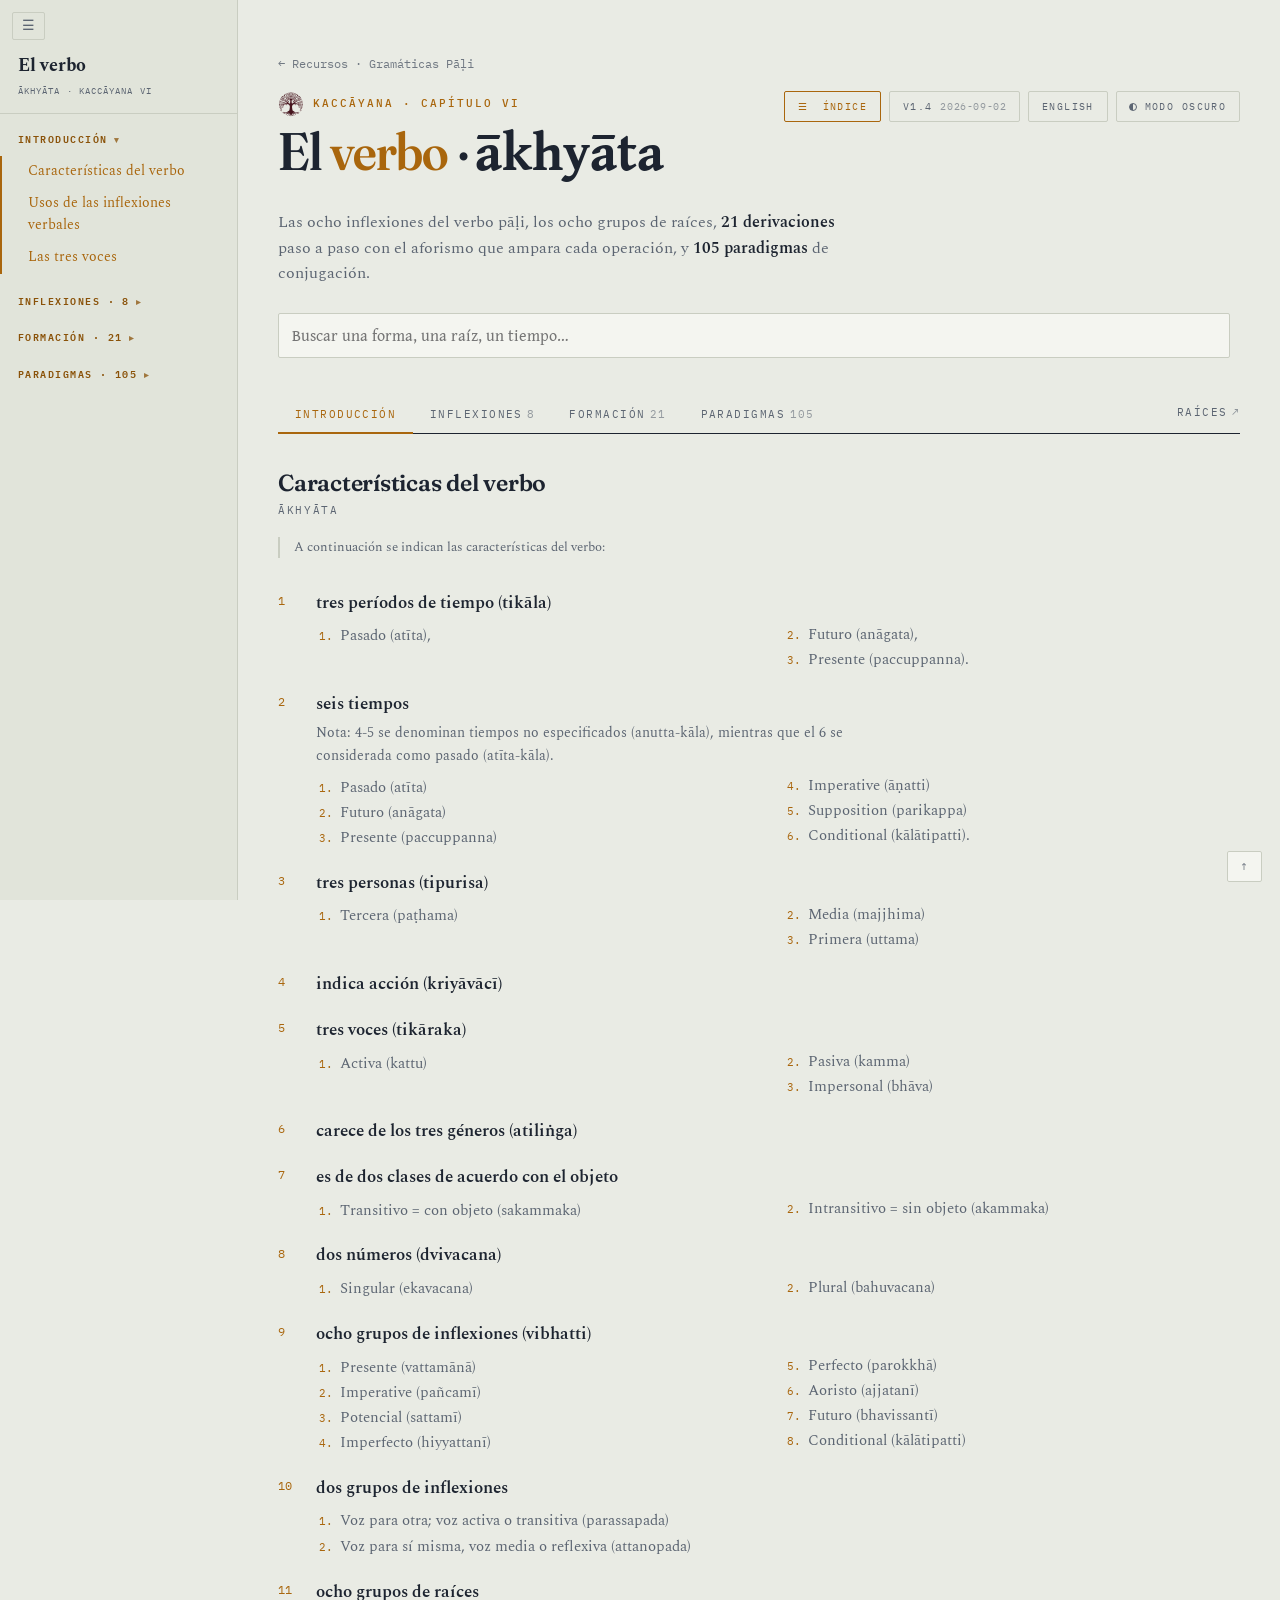
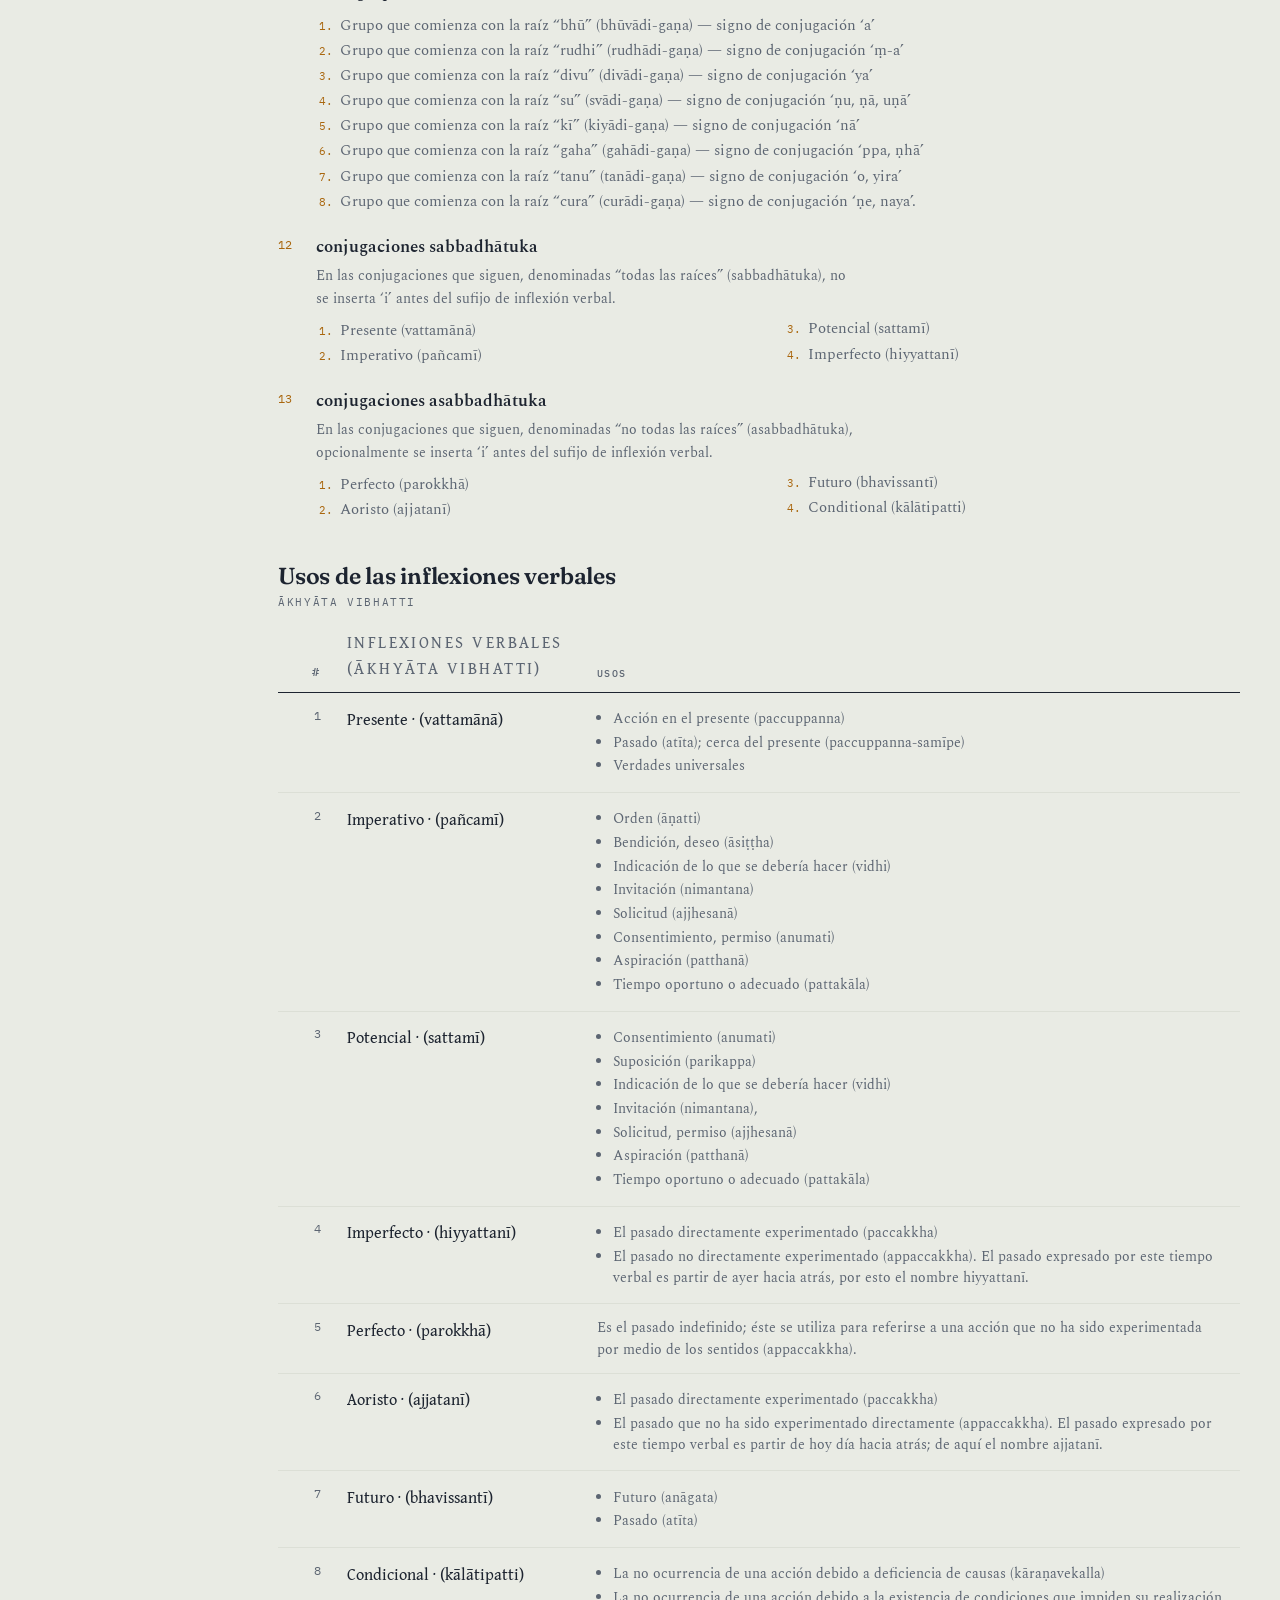
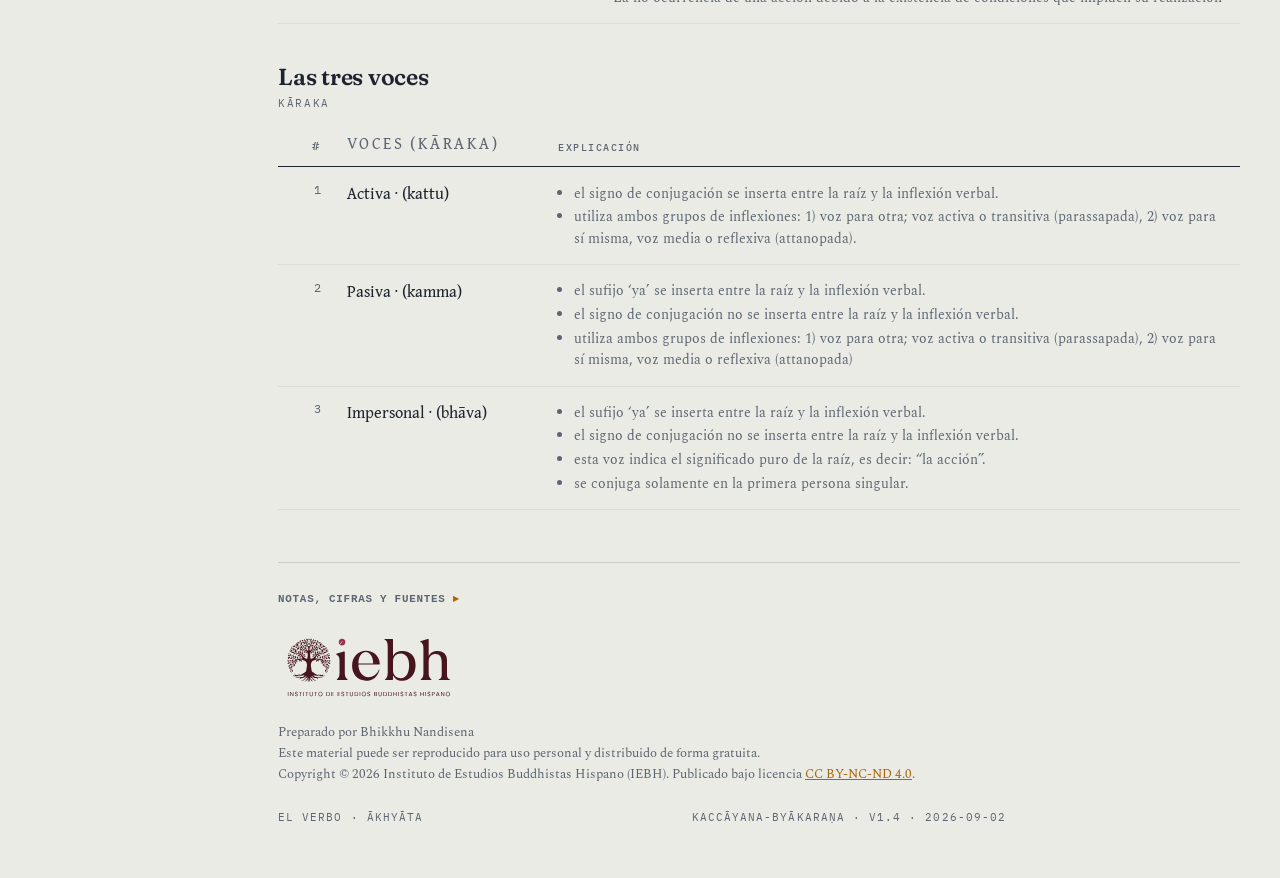
<file: site/recursos/verbo/index.html>
<!DOCTYPE html>
<html lang="es">
<head>
<meta charset="utf-8">
<meta name="viewport" content="width=device-width, initial-scale=1">
<meta name="color-scheme" content="light dark">
<link rel="icon" href="../../assets/favicon.svg" type="image/svg+xml">
<meta name="description" content="El verbo pāḷi (ākhyāta): las ocho inflexiones, los ocho grupos de raíces, veintiuna derivaciones paso a paso con el aforismo que ampara cada una, y ciento cinco paradigmas de conjugación.">
<meta name="version" content="1.4">
<meta name="version-date" content="2026-09-02">
<title>El verbo · ākhyāta</title>
<link rel="preconnect" href="https://fonts.googleapis.com">
<link rel="preconnect" href="https://fonts.gstatic.com" crossorigin>
<link href="https://fonts.googleapis.com/css2?family=Fraunces:ital,opsz,wght,SOFT,WONK@0,9..144,400..700,0..100,0..1&amp;family=Spectral:ital,wght@0,300;0,400;0,600;1,400&amp;family=IBM+Plex+Mono:wght@400;500&amp;family=Gentium+Book+Plus:ital,wght@0,400;0,700;1,400;1,700&amp;display=swap" rel="stylesheet">
<style>
  /* ---------- tokens: claro (hoja de palma) ---------- */
  :root{
    --ground:#E9EBE4; --card:#F4F5F0; --ink:#1D2430; --ink-soft:#5C6572;
    --rule:#C9CDC1; --rule-soft:#DCDFD6; --ochre:#A9660D; --ochre-wash:#F0E4CE;
    /* El ocre claro vale para filetes y adornos, pero como TEXTO chico se
       queda en 3,55 sobre el fondo de la barra, por debajo del 4,5 que pide
       la WCAG AA. Los rótulos de las pestañas usan esta variante más oscura
       (4,96 sobre la barra, 5,31 sobre el fondo). En oscuro no hace falta:
       el ocre de ese tema ya da 6,67. */
    --ochre-text:#8A5209;
    --hover:rgba(255,255,255,.55); --btn-bg:transparent;
    --aside:#E1E4DA; --sombra:rgba(0,0,0,.13);
  }
  :root[data-theme="dark"]{
    --ground:#171B16; --card:#20251E; --ink:#E8EADF; --ink-soft:#9AA394;
    --rule:#3B4237; --rule-soft:#2A2F27; --ochre:#DFA23A; --ochre-text:#DFA23A;
    --ochre-wash:rgba(223,162,58,.20); --hover:rgba(255,255,255,.035);
    --btn-bg:transparent; --aside:#1D2219; --sombra:rgba(0,0,0,.45);
  }
  @media (prefers-color-scheme:dark){
    :root:not([data-theme="light"]){
      --ground:#171B16; --card:#20251E; --ink:#E8EADF; --ink-soft:#9AA394;
      --rule:#3B4237; --rule-soft:#2A2F27; --ochre:#DFA23A; --ochre-text:#DFA23A;
      --ochre-wash:rgba(223,162,58,.20); --hover:rgba(255,255,255,.035);
      --aside:#1D2219; --sombra:rgba(0,0,0,.45);
    }
  }

  /* ---------- marca del IEBH ---------- */
  .marca-arbol{display:inline-block;width:26px;height:26px;flex:0 0 auto;
    background:url(../../assets/iebh-arbol-granate.svg) center/contain no-repeat}
  :root[data-theme="dark"] .marca-arbol{
    background-image:url(../../assets/iebh-arbol-blanco.svg)}
  @media (prefers-color-scheme:dark){
    :root:not([data-theme="light"]) .marca-arbol{
      background-image:url(../../assets/iebh-arbol-blanco.svg)}
  }
  .eyebrow-iebh{display:flex;align-items:center;gap:9px;margin:0 0 .35rem}
  .marca-lockup{display:block;width:180px;height:75px;margin:0 0 16px;
    background:url(../../assets/iebh-imagotipo-granate.svg) left center/contain no-repeat}
  :root[data-theme="dark"] .marca-lockup{
    background-image:url(../../assets/iebh-imagotipo-blanco.svg)}
  @media (prefers-color-scheme:dark){
    :root:not([data-theme="light"]) .marca-lockup{
      background-image:url(../../assets/iebh-imagotipo-blanco.svg)}
  }

  *{box-sizing:border-box;}
  html{-webkit-text-size-adjust:100%;}

  body{
    margin:0;
    background:var(--ground);
    color:var(--ink);
    font-family:"Spectral",Georgia,serif;
    line-height:1.6;
    -webkit-font-smoothing:antialiased;
    transition:background-color .25s ease,color .25s ease;
  }

  /* La página entera no desborda nunca en horizontal: lo ancho scrollea
     dentro de su propio contenedor. */
  body{overflow-x:hidden;}

  /* ---------- pāḷi ----------
     Fraunces no lleva las combinadas del pāḷi y compone «ākhyāta» con el
     macron descolocado. Todo lo que sea pāḷi va en Gentium Book Plus, que
     sí las tiene, aquí y en los encabezados. */
  .pali{font-family:"Gentium Book Plus",Georgia,serif;
        font-variation-settings:normal;letter-spacing:0;}

  /* ---------- barra lateral ---------- */
  .sidebar{
    position:fixed;left:0;top:0;bottom:0;width:238px;z-index:60;
    overflow-y:auto;background:var(--aside);
    border-right:1px solid var(--rule);padding:52px 0 40px;
    transition:transform .22s ease;
  }
  body.sin-indice .sidebar{transform:translateX(-100%);}
  .sb-close{
    position:absolute;top:12px;left:12px;background:transparent;
    border:1px solid var(--rule);border-radius:2px;color:var(--ink-soft);
    font-size:.85rem;line-height:1;padding:.4rem .55rem;cursor:pointer;
  }
  .sb-close:hover{color:var(--ink);border-color:var(--ink-soft);}
  .sb-brand{padding:0 18px 14px;border-bottom:1px solid var(--rule);
    margin-bottom:6px;}
  .sb-brand b{display:block;font-size:1.15rem;letter-spacing:-.01em;
    margin-bottom:3px;}
  .sb-brand .lbl{
    display:block;font-family:"IBM Plex Mono",ui-monospace,monospace;
    font-size:.56rem;letter-spacing:.12em;text-transform:uppercase;
    color:var(--ink-soft);line-height:1.6;
  }
  .sb-sec>summary{
    font-family:"IBM Plex Mono",ui-monospace,monospace;
    font-size:.61rem;font-weight:600;letter-spacing:.15em;
    text-transform:uppercase;color:var(--ochre-text);
    padding:.7rem 18px .6rem;cursor:pointer;list-style:none;
  }
  .sb-sec>summary::-webkit-details-marker{display:none;}
  .sb-sec>summary::after{content:' ▸';font-size:.55rem;opacity:.75;}
  .sb-sec[open]>summary::after{content:' ▾';}
  .sb-sec>summary:hover{background:var(--hover);}
  .sb-sec[open]{padding-bottom:8px;}
  .sidebar a{
    display:block;padding:.32rem 18px .32rem 26px;
    font-size:.85rem;color:var(--ink-soft);text-decoration:none;
    border-left:2px solid transparent;
  }
  .sidebar a:hover{background:var(--hover);color:var(--ink);}
  .sidebar a.on{color:var(--ochre);border-left-color:var(--ochre);}
  .sidebar a .cnt{opacity:.55;font-size:.75em;margin-left:.35em;}

  .sheet{
    max-width:66rem;margin:0 auto;
    padding:clamp(1.25rem,4vw,3.5rem) clamp(1rem,4vw,2.5rem);
  }
  .marco{margin-left:238px;transition:margin-left .22s ease;}
  body.sin-indice .marco{margin-left:0;}

  .volver-sitio{
    display:inline-block;font-family:"IBM Plex Mono",ui-monospace,monospace;
    font-size:.72rem;color:var(--ink-soft);text-decoration:none;
    margin-bottom:1.1rem;opacity:.85;
  }
  .volver-sitio:hover{color:var(--ochre);opacity:1;}

  header{display:flex;align-items:flex-start;justify-content:space-between;
    gap:1.5rem;flex-wrap:wrap;}

  .eyebrow{
    font-family:"IBM Plex Mono",ui-monospace,monospace;
    font-size:.7rem;font-weight:500;letter-spacing:.18em;
    text-transform:uppercase;color:var(--ochre);margin:0 0 1.1rem;
  }

  h1{
    font-family:"Fraunces","Spectral",Georgia,serif;
    font-variation-settings:"SOFT" 40,"WONK" 1,"opsz" 100;
    font-weight:600;font-size:clamp(1.9rem,5.4vw,3.3rem);
    line-height:1.05;letter-spacing:-.015em;margin:0;max-width:24ch;
  }
  h1 em{font-style:normal;color:var(--ochre);}

  .controles{display:flex;flex-wrap:wrap;gap:.5rem;align-items:flex-start;}

  .btn{
    display:inline-flex;align-items:center;gap:.45rem;
    padding:.5rem .8rem;background:var(--btn-bg);color:var(--ink-soft);
    border:1px solid var(--rule);border-radius:2px;
    font-family:"IBM Plex Mono",ui-monospace,monospace;
    font-size:.63rem;letter-spacing:.14em;text-transform:uppercase;
    cursor:pointer;text-decoration:none;
    transition:color .2s ease,border-color .2s ease;
  }
  .btn:hover{color:var(--ink);border-color:var(--ink-soft);}
  .btn:focus-visible{outline:2px solid var(--ochre);outline-offset:2px;}
  .btn .dot{
    width:.5rem;height:.5rem;border-radius:50%;border:1px solid currentColor;
    background:linear-gradient(to right,currentColor 50%,transparent 50%);
  }
  .btn[aria-pressed="true"]{color:var(--ochre);border-color:var(--ochre);}

  /* insignia de versión, con su nota */
  #vbadge{cursor:help;gap:.5rem;}
  #vbadge time{opacity:.62;letter-spacing:.06em;}

  .tip{
    position:fixed;z-index:90;max-width:30rem;
    background:var(--card);color:var(--ink);
    border:1px solid var(--rule);border-radius:2px;
    box-shadow:0 6px 24px var(--sombra);
    padding:.85rem 1rem;font-size:.84rem;line-height:1.55;
  }
  .tip[hidden]{display:none;}

  /* ---------- buscador ---------- */
  .buscador{
    display:flex;align-items:center;gap:.6rem;flex-wrap:wrap;
    margin:clamp(1.2rem,3vw,1.6rem) 0 0;
  }
  .buscador input{
    flex:1 1 22rem;min-width:0;
    padding:.6rem .8rem;background:var(--card);color:var(--ink);
    border:1px solid var(--rule);border-radius:2px;
    font-family:"Gentium Book Plus",Georgia,serif;font-size:1rem;
  }
  .buscador input:focus-visible{outline:2px solid var(--ochre);
    outline-offset:1px;border-color:var(--ochre);}
  .buscador .cuantos{
    font-family:"IBM Plex Mono",ui-monospace,monospace;
    font-size:.66rem;letter-spacing:.1em;text-transform:uppercase;
    color:var(--ink-soft);
  }

  .resultados{margin:1.2rem 0 0;}
  .resultados[hidden]{display:none;}
  .res-grupo{
    font-family:"IBM Plex Mono",ui-monospace,monospace;
    font-size:.62rem;font-weight:600;letter-spacing:.15em;
    text-transform:uppercase;color:var(--ochre);
    margin:1.2rem 0 .5rem;
  }
  .res-grupo:first-child{margin-top:0;}
  .resultados a{
    display:flex;flex-wrap:wrap;gap:.2rem .7rem;align-items:baseline;
    padding:.4rem .6rem;text-decoration:none;color:var(--ink);
    border-bottom:1px solid var(--rule-soft);
  }
  .resultados a:hover{background:var(--hover);}
  .resultados .hit{
    font-family:"Gentium Book Plus",Georgia,serif;font-size:1.05rem;
  }
  .resultados .hit mark{
    background:var(--ochre-wash);color:inherit;padding:0 .05em;
  }
  .resultados .donde{font-size:.82rem;color:var(--ink-soft);}
  .sin-resultados{font-size:.9rem;color:var(--ink-soft);margin:1rem 0 0;}

  .aviso-ingles{
    border-left:2px solid var(--ochre);padding-left:.9rem;
    font-size:.82rem;color:var(--ink-soft);margin:1.2rem 0 0;max-width:82ch;
  }

  .entradilla{
    margin:clamp(1.4rem,3.5vw,2rem) 0 0;
    font-size:1rem;color:var(--ink-soft);max-width:72ch;
  }
  .entradilla b{color:var(--ink);font-weight:600;}

  /* ---------- pestañas ---------- */
  .pestanas{
    display:flex;flex-wrap:wrap;align-items:flex-end;
    margin:clamp(1.6rem,3.5vw,2.2rem) 0 0;
    border-bottom:1px solid var(--ink);
  }
  .pestanas .grupo{display:flex;flex-wrap:wrap;}
  .pestanas button{
    appearance:none;background:transparent;border:0;
    border-bottom:2px solid transparent;margin-bottom:-1px;
    padding:.7rem 1.05rem;cursor:pointer;color:var(--ink-soft);
    font-family:"IBM Plex Mono",ui-monospace,monospace;
    font-size:.7rem;letter-spacing:.13em;text-transform:uppercase;
  }
  .pestanas button:hover{color:var(--ink);}
  .pestanas button[aria-selected="true"]{color:var(--ochre);
    border-bottom-color:var(--ochre);}
  .pestanas .cuenta{opacity:.6;margin-left:.4em;}

  /* El enlace a /recursos/raices/ NO es una pestaña: se va de la página.
     Las cuatro pestañas prometen que al pulsarlas cambia el panel, y ésta
     rompería la promesa justo una vez —que es la peor frecuencia—, así que
     se aparta al final de la barra, va sin el subrayado del activo y lleva
     la flecha ↗ con que el sitio marca ya sus enlaces salientes. */
  .pestanas .fuera{
    margin-left:auto;align-self:center;
    padding:.7rem 0 .7rem 1.05rem;
    color:var(--ink-soft);text-decoration:none;
    font-family:"IBM Plex Mono",ui-monospace,monospace;
    font-size:.7rem;letter-spacing:.13em;text-transform:uppercase;
  }
  .pestanas .fuera:hover{color:var(--ochre);}
  .pestanas .fuera .flecha{margin-left:.35em;opacity:.65;}

  .panel{padding-top:clamp(1.4rem,3.5vw,2.2rem);}
  .panel[hidden]{display:none;}

  h2{
    font-family:"Fraunces","Spectral",Georgia,serif;
    font-variation-settings:"SOFT" 40,"WONK" 1;
    font-weight:600;font-size:1.45rem;line-height:1.18;
    margin:2.4rem 0 .3rem;letter-spacing:-.01em;scroll-margin-top:1.5rem;
  }
  h2:first-child{margin-top:0;}

  .sub{
    font-family:"IBM Plex Mono",ui-monospace,monospace;
    font-size:.68rem;letter-spacing:.15em;text-transform:uppercase;
    color:var(--ink-soft);margin:0 0 1.1rem;
  }

  /* el nombre pāḷi de la vibhatti, junto al título castellano */
  h2 .vibhatti{color:var(--ochre);font-weight:400;font-size:.82em;
    font-family:"Gentium Book Plus",Georgia,serif;
    font-variation-settings:normal;letter-spacing:0;}

  /* Las notas de cada inflexión, con su referencia a Kaccāyana, Rūpasiddhi
     y Saddanīti. Son las que el documento «Verbo» no traía. */
  .notas-inf{margin:.2rem 0 1.1rem;padding:0;list-style:none;}
  /* Las notas y los casos de uso son letra menuda de línea larga, como el
     pie: a 78ch quedaban en una columna estrecha al lado de una tabla que
     ocupa todo el ancho. */
  .notas-inf li{
    font-size:.8rem;color:var(--ink-soft);line-height:1.6;
    margin:.25rem 0;padding-left:1.1rem;position:relative;max-width:112ch;
  }
  .notas-inf li::before{
    content:"·";position:absolute;left:.25rem;color:var(--ochre);
  }
  .usos-inf{
    font-family:"IBM Plex Mono",ui-monospace,monospace;
    font-size:.62rem;letter-spacing:.13em;text-transform:uppercase;
    color:var(--ink-soft);margin:1rem 0 .1rem;
  }
  .notas-inf .refs{
    font-family:"IBM Plex Mono",ui-monospace,monospace;
    font-size:.66rem;letter-spacing:.04em;white-space:nowrap;
    margin-left:.4em;opacity:.85;
  }
  /* La forma alternativa de una casilla: «ī - i». Se separa para que se lea
     como dos terminaciones y no como una con guion. */
  .alterna{color:var(--ink-soft);}
  .alterna::before{content:" / ";color:var(--rule);}

  /* ---------- tablas ---------- */
  .envoltura{overflow-x:auto;margin:0 0 2.2rem;-webkit-overflow-scrolling:touch;}

  table{width:100%;border-collapse:collapse;font-size:.94rem;}

  thead th{
    font-family:"IBM Plex Mono",ui-monospace,monospace;
    font-size:.62rem;font-weight:500;letter-spacing:.15em;
    text-transform:uppercase;color:var(--ink-soft);text-align:left;
    padding:0 .8rem .65rem;border-bottom:1px solid var(--ink);
    white-space:nowrap;vertical-align:bottom;
  }
  thead th.n,thead th.ref{text-align:right;}

  tbody tr{border-bottom:1px solid var(--rule-soft);}
  tbody tr:hover{background:var(--hover);}
  tbody td{padding:.8rem;vertical-align:top;}
  tbody th{padding:.8rem;text-align:left;font-weight:400;
    color:var(--ink-soft);font-size:.86rem;vertical-align:top;
    white-space:nowrap;}

  td.n,th.n{
    font-family:"IBM Plex Mono",ui-monospace,monospace;
    font-size:.76rem;font-variant-numeric:tabular-nums;color:var(--ink-soft);
    text-align:right;width:2.6rem;white-space:nowrap;
  }

  .forma{font-family:"Gentium Book Plus",Georgia,serif;font-size:1.06rem;}
  td.forma{white-space:nowrap;}
  .forma.destacada{color:var(--ochre);font-weight:700;}

  /* Las tres tablas de referencia —usos, voces, gaṇas— son de prosa, no de
     formas: llevan anchos fijos, la cabecera envuelve y el término también.
     Sin esto la columna de explicación se quedaba en una cinta estrecha
     mientras la del signo de conjugación se llevaba media tabla. */
  table.ref-tabla{table-layout:fixed;}
  table.ref-tabla thead th{white-space:normal;}
  .termino{
    font-family:"Gentium Book Plus",Georgia,serif;font-size:1.02rem;
    white-space:normal;
  }
  table.ref-tabla td.exp{font-size:.86rem;}
  table.ref-tabla td.exp ul{padding-left:1rem;}

  /* ---------- introducción en prosa ---------- */
  .caracteristicas{margin:0 0 2.4rem;padding:0;list-style:none;
    counter-reset:carac;}
  .caracteristicas > li{
    counter-increment:carac;position:relative;
    padding:0 0 .1rem 2.4rem;margin:0 0 1.1rem;
  }
  .caracteristicas > li::before{
    content:counter(carac);position:absolute;left:0;top:.15rem;
    font-family:"IBM Plex Mono",ui-monospace,monospace;
    font-size:.72rem;color:var(--ochre);
    font-variant-numeric:tabular-nums;
  }
  .caracteristicas > li > b{
    display:block;font-weight:600;font-size:1.05rem;color:var(--ink);
  }
  .caracteristicas .desc{
    display:block;font-size:.9rem;color:var(--ink-soft);
    margin:.25rem 0 0;max-width:78ch;
  }
  /* Los sub-ítems van NUMERADOS, no con topos. La clase se llama «subitems»
     y no «sub» porque «.sub» ya es el subtítulo pequeño en versalitas de esta
     misma página: llamarla igual ponía toda la lista en mayúsculas y en
     monoespaciada. El documento se refiere a
     ellos por su número —«4-5 se denominan tiempos no especificados»— y con
     viñetas esa nota no dice nada. Las columnas se llenan hacia abajo y
     luego a la derecha, que es el orden en que se leen. */
  .caracteristicas ol.subitems{
    margin:.4rem 0 0;padding-left:1.5rem;
    list-style:decimal;
    columns:2;column-gap:2.2rem;
  }
  .caracteristicas ol.subitems li{
    font-size:.92rem;color:var(--ink-soft);margin:.1rem 0;
    break-inside:avoid;
  }
  .caracteristicas ol.subitems li::marker{
    color:var(--ochre);font-family:"IBM Plex Mono",ui-monospace,monospace;
    font-size:.72em;
  }
  .caracteristicas ol.subitems.larga{columns:1;}
  @media (max-width:44rem){ .caracteristicas ol.subitems{columns:1;} }

  td.exp{font-size:.87rem;color:var(--ink-soft);line-height:1.55;}
  td.exp ul{margin:0;padding-left:1.1rem;}
  td.exp li{margin:.15rem 0;}

  td.ref,th.ref{
    font-family:"IBM Plex Mono",ui-monospace,monospace;
    font-size:.74rem;color:var(--ink-soft);text-align:right;
    white-space:nowrap;line-height:1.5;
  }

  a.xref{color:var(--ochre);text-decoration:none;
    border-bottom:1px solid transparent;}
  a.xref:hover{border-bottom-color:var(--ochre);}
  .xref-pend{border-bottom:1px dotted var(--rule);cursor:help;}
  .ru{opacity:.6;}

  /* ---------- escaleras ---------- */
  .escalera{
    background:var(--card);border-top:2px solid var(--ink);
    border-bottom:1px solid var(--rule);
    padding:clamp(1rem,2.5vw,1.4rem);margin:0 0 1.5rem;
    scroll-margin-top:1.5rem;
  }
  .escalera > header{
    display:flex;flex-wrap:wrap;align-items:baseline;gap:.6rem 1rem;
    margin:0 0 1rem;
  }
  .escalera .lema{
    font-family:"Gentium Book Plus",Georgia,serif;
    font-size:1.4rem;font-weight:700;line-height:1.1;
  }
  .escalera .lema .raiz{color:var(--ochre);font-weight:400;margin-right:.1em;}
  .escalera .glosa{font-style:italic;color:var(--ink-soft);font-size:.92rem;}
  .escalera .flecha{color:var(--rule);}
  .escalera .final{
    font-family:"Gentium Book Plus",Georgia,serif;
    font-size:1.4rem;font-weight:700;color:var(--ochre);line-height:1.1;
  }
  .escalera .procedencia{
    margin-left:auto;font-family:"IBM Plex Mono",ui-monospace,monospace;
    font-size:.61rem;letter-spacing:.12em;text-transform:uppercase;
    color:var(--ink-soft);text-align:right;
  }
  .escalera .queforma{
    font-family:"IBM Plex Mono",ui-monospace,monospace;
    font-size:.64rem;letter-spacing:.13em;text-transform:uppercase;
    color:var(--ink-soft);margin:-.5rem 0 1rem;
  }

  /* explicación tomada de las diapositivas, porque el documento no la trae */
  td.exp.prestada{border-left:2px solid var(--rule);padding-left:.65rem;
    cursor:help;}

  tr.propuesta{background:var(--ochre-wash);}
  .marca-propuesta{
    display:inline-block;margin-left:.45em;color:var(--ochre);cursor:help;
    font-family:"IBM Plex Mono",ui-monospace,monospace;font-size:.62em;
    letter-spacing:.1em;text-transform:uppercase;vertical-align:.15em;
  }
  .marca-corregida{margin-left:.3em;color:var(--ochre);cursor:help;}

  /* ---------- botones de enlace y copia ---------- */
  .mini-btn{
    display:inline-flex;align-items:center;gap:.35rem;
    font-family:"IBM Plex Mono",ui-monospace,monospace;
    font-size:.6rem;font-weight:500;letter-spacing:.1em;text-transform:uppercase;
    color:var(--ink-soft);background:transparent;
    border:1px solid var(--rule);border-radius:2px;
    padding:.28rem .55rem;cursor:pointer;line-height:1;
    transition:color .18s ease,border-color .18s ease;
  }
  .mini-btn:hover{color:var(--ink);border-color:var(--ink-soft);}
  .mini-btn:focus-visible{outline:2px solid var(--ochre);outline-offset:1px;}
  .mini-btn.ok{color:var(--ochre);border-color:var(--ochre);}
  .acciones{display:flex;gap:.4rem;margin:.9rem 0 0;}
  .paradigma .acciones{margin:.7rem 0 0;}
  @media print{ .mini-btn,.acciones{display:none!important;} }
  @media (max-width:44rem){ .mini-btn{min-height:34px;padding:.5rem .7rem;} }

  .leyenda{
    font-size:.82rem;color:var(--ink-soft);
    border-left:2px solid var(--rule);padding-left:.9rem;margin:0 0 2rem;
    max-width:82ch;
  }
  .leyenda b{color:var(--ink);font-weight:600;}

  /* ---------- paradigmas ----------
     Las tablas son anchas —cuatro columnas y formas con variantes— así que
     cada tarjeta scrollea por su cuenta y la rejilla no baja de 27rem. */
  .rejilla{
    display:grid;gap:1.3rem;
    grid-template-columns:repeat(auto-fit,minmax(27rem,1fr));
    margin:0 0 2.4rem;
  }
  .paradigma{
    background:var(--card);border-top:1px solid var(--ink);
    padding:1rem 1.1rem 1.15rem;min-width:0;
  }
  .paradigma h3{
    margin:0 0 .1rem;font-family:"IBM Plex Mono",ui-monospace,monospace;
    font-size:.62rem;font-weight:500;letter-spacing:.14em;
    text-transform:uppercase;color:var(--ink-soft);
  }
  .paradigma .tiempo{
    font-family:"Gentium Book Plus",Georgia,serif;font-size:1.05rem;
    color:var(--ochre);margin:0 0 .7rem;
  }
  .paradigma .envoltura{margin:0;}
  .paradigma table{font-size:.9rem;}
  .paradigma tbody td{padding:.38rem .55rem;white-space:nowrap;}
  .paradigma tbody th{padding:.38rem .3rem .38rem 0;font-size:.7rem;}
  .paradigma thead th{padding:0 .55rem .45rem;font-size:.54rem;
    letter-spacing:.1em;}

  .grupo-entrada{
    font-family:"Gentium Book Plus",Georgia,serif;
    font-weight:700;font-size:1.35rem;margin:2.4rem 0 .2rem;
    scroll-margin-top:1.5rem;
  }
  .grupo-entrada:first-of-type{margin-top:0;}
  .grupo-obra{
    font-family:"IBM Plex Mono",ui-monospace,monospace;
    font-size:.62rem;letter-spacing:.12em;text-transform:uppercase;
    color:var(--ink-soft);margin:0 0 1.1rem;
  }

  /* ---------- pie ---------- */
  footer{margin-top:3.2rem;padding-top:1.5rem;border-top:1px solid var(--rule);}
  /* 2026-09-02, pedido del IEBH: la medida del pie era de 66ch y dejaba en
     blanco media página mientras la nota de fuente y la de versión se
     estiraban hacia abajo. El pie no es prosa de lectura larga: es
     referencia, y se consulta de un vistazo. */
  footer p{font-size:.86rem;color:var(--ink-soft);max-width:104ch;}

  /* El pie plegado, como en el solucionador (pedido del IEBH, 2026-08-29):
     a la vista queda el crédito del instituto; la fuente y el historial de
     versiones van a un clic. Nada se pierde ni se quita del buscador: el
     texto sigue en el documento aunque el pliegue esté cerrado. */
  .pie-notas{margin:0 0 1.2rem;max-width:104ch;}
  .pie-notas>summary{
    font-family:ui-monospace,SFMono-Regular,Menlo,monospace;
    font-size:.68rem;font-weight:600;letter-spacing:.07em;
    text-transform:uppercase;color:var(--ink-soft);
    cursor:pointer;list-style:none;padding:.25rem 0;
  }
  .pie-notas>summary::-webkit-details-marker{display:none}
  .pie-notas>summary::after{content:' ▸';color:var(--ochre);}
  .pie-notas[open]>summary::after{content:' ▾';}
  .pie-notas[open]>summary{margin-bottom:.6rem;}
  .pie-notas>summary:hover{color:var(--ink);}
  .pie-notas>summary:focus-visible{outline:2px solid var(--ochre);outline-offset:2px;}
  .licencia{font-size:.8rem;line-height:1.65;}
  .licencia a{color:var(--ochre);}
  .vfoot{font-size:.8rem;}
  .colofon{
    display:flex;flex-wrap:wrap;justify-content:space-between;gap:.6rem;
    font-family:"IBM Plex Mono",ui-monospace,monospace;
    font-size:.66rem;letter-spacing:.1em;text-transform:uppercase;
    color:var(--ink-soft);margin:1.5rem 0 0;
  }

  #top-btn{
    position:fixed;right:1.1rem;bottom:1.1rem;z-index:70;
    background:var(--card);
  }

  @media (prefers-reduced-motion:reduce){
    *{transition:none!important;scroll-behavior:auto!important;}
  }

  @media print{
    .sidebar,.controles,.volver-sitio,.pestanas,#top-btn{display:none!important;}
    .marco{margin-left:0;}
    .panel[hidden]{display:block!important;}
    .escalera,.paradigma{break-inside:avoid;}
  }

  @media (max-width:64rem){
    .sidebar{transform:translateX(-100%);box-shadow:0 0 40px var(--sombra);}
    body.con-indice .sidebar{transform:none;}
    .marco{margin-left:0;}
  }

  @media (max-width:34rem){
    .escalera .procedencia{margin-left:0;text-align:left;width:100%;}
    .rejilla{grid-template-columns:1fr;}
  }
</style>
</head>
<body>
<script>/* Tema guardado (clave compartida con el resto del sitio), antes de pintar. */
try{var _d=localStorage.getItem('pali_dark');
if(_d==='1'||(_d===null&&matchMedia('(prefers-color-scheme: dark)').matches))
document.documentElement.setAttribute('data-theme','dark');
else if(_d==='0')document.documentElement.setAttribute('data-theme','light');}catch(e){}</script>

<aside class="sidebar" id="sidebar">
  <button class="sb-close" id="sbclose" type="button" aria-label="Ocultar el índice">☰</button>
  <div class="sb-brand">
    <b id="sb-titulo">El verbo</b>
    <span class="lbl" id="sb-sub">ākhyāta · Kaccāyana vi</span>
  </div>
  <nav id="sbnav"></nav>
</aside>

<div class="marco">
<main class="sheet">

  <a class="volver-sitio" href="../" id="volver">← Recursos · Gramáticas Pāḷi</a>

  <header>
    <div>
      <div class="eyebrow-iebh"><span class="marca-arbol"></span><p class="eyebrow" id="eyebrow" style="margin:0">Kaccāyana · capítulo vi</p></div>
      <h1 id="h1"></h1>
    </div>
    <div class="controles">
      <button class="btn" type="button" id="burger" aria-pressed="true">☰&nbsp;<span id="burgerLabel">Índice</span></button>
      <button class="btn" type="button" id="vbadge"></button>
      <button class="btn" type="button" id="langToggle"><span id="langLabel">English</span></button>
      <button class="btn" type="button" id="themeToggle" aria-pressed="false">
        <span class="dot" aria-hidden="true"></span>
        <span id="themeLabel">Modo oscuro</span>
      </button>
    </div>
  </header>

  <p class="entradilla" id="entradilla"></p>
  <p class="aviso-ingles" id="aviso-ingles" hidden></p>

  <div class="buscador">
    <input type="search" id="q" autocomplete="off" spellcheck="false">
    <span class="cuantos" id="cuantos"></span>
  </div>
  <div class="resultados" id="resultados" hidden></div>

  <!-- El role="tablist" va en el grupo de dentro, no aquí: la barra lleva
       además el enlace a /recursos/raices/, que no es una pestaña, y un
       tablist sólo debe contener pestañas. -->
  <div class="pestanas" id="pestanas"></div>

  <section class="panel" id="p-introduccion" role="tabpanel" hidden></section>
  <section class="panel" id="p-inflexiones" role="tabpanel" hidden></section>
  <section class="panel" id="p-formacion" role="tabpanel" hidden></section>
  <section class="panel" id="p-paradigmas" role="tabpanel" hidden></section>

  <footer>
    <details class="pie-notas">
      <summary>Notas, cifras y fuentes</summary>
      <p id="pie-fuente"></p>
      <p class="vfoot" id="vfoot"></p>
    </details>
    <p class="licencia"><span class="marca-lockup"></span>Preparado por Bhikkhu Nandisena<br>
    Este material puede ser reproducido para uso personal y distribuido de forma gratuita.<br>
    Copyright © 2026 Instituto de Estudios Buddhistas Hispano (IEBH). Publicado bajo licencia
    <a href="https://creativecommons.org/licenses/by-nc-nd/4.0/deed.es" rel="license noopener" target="_blank">CC&nbsp;BY-NC-ND&nbsp;4.0</a>.</p>

    <p class="colofon">
      <span id="colofon-obra">El verbo · ākhyāta</span>
      <span>Kaccāyana-byākaraṇa · v1.4 · 2026-09-02</span>
    </p>
  </footer>

</main>
</div>

<button class="btn" type="button" id="top-btn" aria-label="Volver arriba">↑</button>
<div class="tip" id="tip" hidden></div>

<script>
const DATA = {"fuente":{"titulo":"Verbo (ākhyāta)","autor":"Bhikkhu Nandisena","basado_en":"Rū. pp. 256-33 y Sad. iii pp. 267-311","otros_paradigmas":"The Higher Pali Course for Advanced Students, Ven. Buddhadatta Thera, The Colombo Apothecaries' Co., Ltd., Colombo, Sri Lanka, 1951","revision_original":"2013-04-07","publicacion_iebh":"20130407-BN-T0021","referencias":"Kaccāyana cap. vi; Rūpasiddhi cap. vi; Saddanīti-Suttamālā xv, 811-844"},"raices":{"con_ficha":29,"lemas":30,"raices":1698,"huerfanos":["e"],"homonimos":[["anu-bhū",3],["asa",3],["bhū",3],["disa",4],["divu",3],["dā",7],["gaha",2],["hana",2],["hara",3],["hu",2],["labha",2],["paca",3],["rudhi",2],["su",6],["tanu",2],["upa-pada",2],["vaca",3],["vada",2],["vi-hara",3],["ñā",3],["ṭhā",2]]},"introduccion":{"entradilla":"A continuación se indican las características del verbo:","items":[{"texto":"tres períodos de tiempo (tikāla)","nota":"","sub":["Pasado (atīta),","Futuro (anāgata),","Presente (paccuppanna)."]},{"texto":"seis tiempos","nota":"Nota: 4-5 se denominan tiempos no especificados (anutta-kāla), mientras que el 6 se considerada como pasado (atīta-kāla).","sub":["Pasado (atīta)","Futuro (anāgata)","Presente (paccuppanna)","Imperative (āṇatti)","Supposition (parikappa)","Conditional (kālātipatti)."]},{"texto":"tres personas (tipurisa)","nota":"","sub":["Tercera (paṭhama)","Media (majjhima)","Primera (uttama)"]},{"texto":"indica acción (kriyāvācī)","nota":"","sub":[]},{"texto":"tres voces (tikāraka)","nota":"","sub":["Activa (kattu)","Pasiva (kamma)","Impersonal (bhāva)"]},{"texto":"carece de los tres géneros (atiliṅga)","nota":"","sub":[]},{"texto":"es de dos clases de acuerdo con el objeto","nota":"","sub":["Transitivo = con objeto (sakammaka)","Intransitivo = sin objeto (akammaka)"]},{"texto":"dos números (dvivacana)","nota":"","sub":["Singular (ekavacana)","Plural (bahuvacana)"]},{"texto":"ocho grupos de inflexiones (vibhatti)","nota":"","sub":["Presente (vattamānā)","Imperative (pañcamī)","Potencial (sattamī)","Imperfecto (hiyyattanī)","Perfecto (parokkhā)","Aoristo (ajjatanī)","Futuro (bhavissantī)","Conditional (kālātipatti)"]},{"texto":"dos grupos de inflexiones","nota":"","sub":["Voz para otra; voz activa o transitiva (parassapada)","Voz para sí misma, voz media o reflexiva (attanopada)"]},{"texto":"ocho grupos de raíces","nota":"","sub":["Grupo que comienza con la raíz “bhū” (bhūvādi-gaṇa) — signo de conjugación ‘a’","Grupo que comienza con la raíz “rudhi” (rudhādi-gaṇa) — signo de conjugación ‘ṃ-a’","Grupo que comienza con la raíz “divu” (divādi-gaṇa) — signo de conjugación ‘ya’","Grupo que comienza con la raíz “su” (svādi-gaṇa) — signo de conjugación ‘ṇu, ṇā, uṇā’","Grupo que comienza con la raíz “kī” (kiyādi-gaṇa) — signo de conjugación ‘nā’","Grupo que comienza con la raíz “gaha” (gahādi-gaṇa) — signo de conjugación ‘ppa, ṇhā’","Grupo que comienza con la raíz “tanu” (tanādi-gaṇa) — signo de conjugación ‘o, yira’","Grupo que comienza con la raíz “cura” (curādi-gaṇa) — signo de conjugación ‘ṇe, naya’."]},{"texto":"conjugaciones sabbadhātuka","nota":"En las conjugaciones que siguen, denominadas “todas las raíces” (sabbadhātuka), no se inserta ‘i’ antes del sufijo de inflexión verbal.","sub":["Presente (vattamānā)","Imperativo (pañcamī)","Potencial (sattamī)","Imperfecto (hiyyattanī)"]},{"texto":"conjugaciones asabbadhātuka","nota":"En las conjugaciones que siguen, denominadas “no todas las raíces” (asabbadhātuka), opcionalmente se inserta ‘i’ antes del sufijo de inflexión verbal.","sub":["Perfecto (parokkhā)","Aoristo (ajjatanī)","Futuro (bhavissantī)","Conditional (kālātipatti)"]}]},"usos":[["#","inflexiones verbales  / (ākhyāta vibhatti)","usos"],["1","Presente  / (vattamānā)","Acción en el presente (paccuppanna) / Pasado (atīta); cerca del presente (paccuppanna-samīpe) / Verdades universales"],["2","Imperativo  / (pañcamī)","Orden (āṇatti) / Bendición, deseo (āsiṭṭha) / Indicación de lo que se debería hacer (vidhi) / Invitación (nimantana) / Solicitud (ajjhesanā) / Consentimiento, permiso (anumati) / Aspiración (patthanā) / Tiempo oportuno o adecuado (pattakāla)"],["3","Potencial  / (sattamī)","Consentimiento (anumati) / Suposición (parikappa) / Indicación de lo que se debería hacer (vidhi) / Invitación (nimantana),  / Solicitud, permiso (ajjhesanā) / Aspiración (patthanā) / Tiempo oportuno o adecuado (pattakāla)"],["4","Imperfecto  / (hiyyattanī)","El pasado directamente experimentado (paccakkha)  / El pasado no directamente experimentado (appaccakkha). El pasado expresado por este tiempo verbal es partir de ayer hacia atrás, por esto el nombre hiyyattanī."],["5","Perfecto  / (parokkhā)","Es el pasado indefinido; éste se utiliza para referirse a una acción que no ha sido experimentada por medio de los sentidos (appaccakkha)."],["6","Aoristo  / (ajjatanī)","El pasado directamente experimentado (paccakkha)  / El pasado que no ha sido experimentado directamente (appaccakkha). El pasado expresado por este tiempo verbal es partir de hoy día hacia atrás; de aquí el nombre ajjatanī."],["7","Futuro  / (bhavissantī)","Futuro (anāgata) / Pasado (atīta)"],["8","Condicional  / (kālātipatti)","La no ocurrencia de una acción debido a deficiencia de causas (kāraṇavekalla)  / La no ocurrencia de una acción debido a la existencia de condiciones que impiden su realización"]],"voces":[["#","voces (kāraka)","explicación"],["1","Activa  / (kattu)","el signo de conjugación se inserta entre la raíz y la inflexión verbal.  / utiliza ambos grupos de inflexiones: 1) voz para otra; voz activa o transitiva (parassapada), 2) voz para sí misma, voz media o reflexiva (attanopada)."],["2","Pasiva  / (kamma)","el sufijo ‘ya’ se inserta entre la raíz y la inflexión verbal.  / el signo de conjugación no se inserta entre la raíz y la inflexión verbal. / utiliza ambos grupos de inflexiones: 1) voz para otra; voz activa o transitiva (parassapada), 2) voz para sí misma, voz media o reflexiva (attanopada)"],["3","Impersonal  / (bhāva)","el sufijo ‘ya’ se inserta entre la raíz y la inflexión verbal. / el signo de conjugación no se inserta entre la raíz y la inflexión verbal. / esta voz indica el significado puro de la raíz, es decir: “la acción”. / se conjuga solamente en la primera persona singular."]],"inflexiones":[{"titulo":"presente indicativo","pali":"vattamānā","codigo":"PRES","filas":[["3a (paṭhama)","ti","(a)nti","te","(a)nte"],["2a (majjhima)","si","tha","se","vhe"],["1a (uttama)","mi","ma","e","mhe"]],"notas":[{"texto":"La ‘a’ se alarga antes de ‘mi’, ‘ma’ y ‘mhe’. Ej., gacchāmi, voy; gacchāma, vamos; gacchāmhe, vamos.","ref":"alarga_a"},{"texto":"A veces hay sustitución de ‘(a)nti’ y ‘(a)nte’ por ‘re’.","ref":"re_presente"}],"doc":"10HTRsYs9p1yxfxUEDWJjjNm0LdbXexPMKPdRxsdhyvw","usos":["Acción en el presente (paccuppanna)","Pasado (atīta); cercanía del presente (paccuppanna-samīpe)","Verdades universales."]},{"titulo":"imperativo","pali":"pañcamī","codigo":"IMP","filas":[["3a (paṭhama)","tu","antu","taṃ","antaṃ"],["2a (majjhima)","hi","tha","ssu","vho"],["1a (uttama)","mi","ma","e","āmase"]],"notas":[{"texto":"La ‘a’ se alarga antes de ‘mi’, ‘ma’ y ‘hi’ — a veces se elide ‘hi’. Ej., gacchāmi, vaya; gacchāma, vayamos; gacchāhi, ve; gaccha, ve.","ref":"alarga_a"}],"doc":"1VL6ERDctsuKDbAUV-d83JF8URgZPkpSKFXGwLrrs0oc","usos":["Orden (āṇatti)","Bendición, deseo (āsiṭṭha)","Indicación de lo que se debería hacer (vidhi)","Invitación (nimantana)","Solicitud (ajjhesanā)","Consentimiento, permiso (anumati)","Aspiración (patthanā)","Tiempo oportuno o adecuado (pattakāla)"]},{"titulo":"potencial","pali":"sattamī","codigo":"POT","filas":[["3a (paṭhama)","eyya - e","eyyuṃ","etha","eraṃ"],["2a (majjhima)","eyyāsi - e","eyyātha","etho","eyyāvho"],["1a (uttama)","eyyāmi - e","eyyāma","eyyaṃ - e","eyyāmhe"]],"notas":[{"texto":"En la primera, segunda y tercera persona singular de la voz activa, a veces hay sustitución por ‘e’. También en la primera persona singular de la voz media/reflexiva, a veces hay sustitución por ‘e’.","ref":"e_potencial"}],"doc":"1KW3bMgwsTDUil5yW0puhN3_0x1mn9kFwY4Te4BxEMuI","usos":["Consentimiento (anumati)","Suposición (parikappa)","Indicación de lo que se debería hacer (vidhi)","Invitación (nimantana)","Solicitud, permiso (ajjhesanā)","Aspiración (patthanā)","Tiempo oportuno o adecuado (pattakāla)"]},{"titulo":"imperfecto","pali":"hiyyattanī","codigo":"IMPERF","filas":[["3a (paṭhama)","ā","ū","ttha","tthuṃ"],["2a (majjhima)","o","ttha","se","vhaṃ"],["1a (uttama)","aṃ","mhā","iṃ","mhase"]],"notas":[{"texto":"La inserción del aumento ‘a’ antes de la raíz es opcional.","ref":"aumento"}],"doc":"1P7Hhq9ezUskRUbrfhl2Rhk5t5KiIGSx71CoAjFuCfBg","usos":["El pasado directamente experimentado (paccakkha)","El pasado no directamente experimentado (appaccakkha). El pasado expresado por este tiempo verbal es partir de ayer hacia atrás, por esto el nombre hiyyattanī."]},{"titulo":"perfecto","pali":"parokkhā","codigo":"PERF","filas":[["3a (paṭhama)","a","u","ttha","re"],["2a (majjhima)","e","ttha","tho","vho"],["1a (uttama)","aṃ","mha","iṃ","mhe"]],"notas":[{"texto":"La inserción de ‘i’ antes de la inflexión verbal es opcional.","ref":"i_opcional"}],"doc":"1EC4TJfze-SwvRAVjbAIv0FI96vNrLLyKmFPQZNFR8rM","usos":["Éste es el pasado indefinido y se utiliza para referirse a una acción que no ha sido experimentada por medio de los sentidos (appaccakkha)."]},{"titulo":"aoristo","pali":"ajjatanī","codigo":"AOR","filas":[["3a (paṭhama)","ī - i","uṃ - iṃsu","ā - ttha","ū"],["2a (majjhima)","o - i","ttha","se","vhaṃ"],["1a (uttama)","iṃ","mhā - mha","a - aṃ","mhe"]],"notas":[{"texto":"La inserción de ‘a’ al comienzo de la raíz es opcional.","ref":"aumento"},{"texto":"La inserción de ‘i’ antes de la inflexión verbal es opcional.","ref":"i_opcional"},{"texto":"También a veces en la tercera persona del singular hay ‘i’, en la primera del plural ‘mha’, y hay sustitución de ‘o’ por ‘i’, ‘ā’ por ‘ttha’ y ‘a’ por ‘aṃ’.","ref":"resto_aor"},{"texto":"Y ‘uṃ’ por ‘iṃsu’.","ref":"umsu"}],"doc":"1cMYgtcrbhT5jnS_oKYzjgDoSeij-6KNA6QN4qvMaZqg","usos":["El pasado directamente experimentado (paccakkha)","El pasado que no ha sido experimentado directamente (appaccakkha). El pasado expresado por este tiempo verbal es a partir de hoy día hacia atrás; de aquí el nombre ajjatanī."]},{"titulo":"futuro","pali":"bhavissantī","codigo":"FUT","filas":[["3a (paṭhama)","ssati","ssanti","ssate","ssante"],["2a (majjhima)","ssasi","ssatha","ssase","ssavhe"],["1a (uttama)","ssāmi","ssāma","ssaṃ","ssāmhe"]],"notas":[{"texto":"La inserción de ‘i’ antes de la inflexión verbal es opcional.","ref":"i_opcional"}],"doc":"10qIRmZZ9d1Qcee40AyBi5OTZw3AZINqFJfh0gIlQuys","usos":["Futuro (anāgata)","Pasado (atīta)"]},{"titulo":"condicional","pali":"kālātipatti","codigo":"COND","filas":[["3a (paṭhama)","ssā - ssa","ssaṃsu","ssatha","ssisu"],["2a (majjhima)","sse - ssa","ssatha","ssase","ssavhe"],["1a (uttama)","ssaṃ","ssāmhā - ssāmha","ssiṃ","ssāmhase"]],"notas":[{"texto":"La inserción de ‘a’ al comienzo de la raíz es opcional.","ref":"aumento"},{"texto":"La inserción de ‘i’ antes de la inflexión verbal es opcional.","ref":"i_opcional"},{"texto":"También, a veces, hay acortamiento de la ‘ā’ de ‘ssā’ y ‘ssāmhā’ y sustitución de ‘sse’ por ‘ssa’.","ref":null}],"doc":"1aj0xwhbEvvI-p79DeqmoQhgk86MKQ7YuFJM4ygi8Yug","usos":["La no ocurrencia de una acción debido a deficiencia de causas (kāraṇavekalla)","La no ocurrencia de una acción debido a la existencia de condiciones que impiden su realización"]}],"cabecera_inf":[["","voz activa o transitiva (parassapada)","voz activa o transitiva (parassapada)","voz media o reflexiva (attanopada)","voz media o reflexiva (attanopada)"],["persona (purisa)","singular (ekavacana)","plural (bahuvacana)","singular (ekavacana)","plural (bahuvacana)"]],"refs":{"aumento":{"kacc":519,"ru":457,"sad":1032,"titulo":"El Ākhyāta-kappa no está publicado todavía; la referencia se enlazará sola cuando lo esté."},"i_opcional":{"kacc":516,"ru":466,"sad":1030,"titulo":"El Ākhyāta-kappa no está publicado todavía; la referencia se enlazará sola cuando lo esté."},"alarga_a":{"kacc":478,"ru":438,"sad":959,"titulo":"El Ākhyāta-kappa no está publicado todavía; la referencia se enlazará sola cuando lo esté."},"e_potencial":{"ru":454,"sad":1088},"umsu":{"kacc":504,"ru":470,"sad":1016,"titulo":"El Ākhyāta-kappa no está publicado todavía; la referencia se enlazará sola cuando lo esté."},"resto_aor":{"ru":469},"re_presente":{"ru":442,"nir":570}},"ganas":[["#","grupo / (gaṇa)","signo de conjugación / (vikaraṇa)","explicación"],["1","Grupo que comienza con la raíz “bhū” / (bhūvādi-gaṇa)","a","El signo de conjugación ‘a’ se utiliza solamente en la voz activa (kattu) y únicamente después de las conjugaciones denominadas  sabbadhātuka. / El signo de conjugación ‘a’ se inserta entre la raíz y la inflexión verbal.  / Hay alargamiento (vuddhi) de la primera vocal de la raíz (solamente i → ī; u → ū) cuando ésta no va seguida por una consonante doble.  / Hay cuatro sub-grupos:  (i) savuddhika-bhūvādi, donde hay alargamiento cuando éste es posible y la letra ‘a’ no se elide;  (ii) tudādi, donde no hay alargamiento; (iii) hūvādi, donde hay alargamiento cuando éste es posible y también la letra ‘a’ se elide; (iv) juhotyādi, donde hay duplicación de la primera sílaba de la raíz y elisión del signo de conjugación ‘a’."],["2","Grupo que comienza con la raíz “rudhi” / (rudhādi-gaṇa)","ṃ-a, i, ī, e, o","‘a, i, ī, e, o’ se utilizan solamente en la voz activa. / ‘a, i, ī, e, o’ se insertan entre la raíz y la inflexión verbal. / ‘ṃ’ se inserta después de la primera vocal de la raíz."],["3","Grupo que comienza con la raíz “divu” / (divādi-gaṇa)","ya","‘ya’ se utiliza solamente en la voz activa. / ‘ya’ se inserta entre la raíz y la inflexión verbal. / si la primera vocal de la raíz es  ‘i, ī; u, ū’, no hay alargamiento."],["4","Grupo que comienza con la raíz “su”  / (svādi-gaṇa)","ṇu, ṇā, uṇā","‘ṇu, ṇā,uṇā’ se utilizan solamente en la voz activa. / ‘ṇu, ṇā,uṇā’ se insertan entre la raíz y la inflexión verbal. / ‘ṇu’ se convierte en ‘ṇo’. / cuando se utilizan ‘ṇu’ y ‘ṇā‘  no hay alargamiento (i → ī; u → ū)."],["5","Grupo que comienza con la raíz “kī” / (kiyādi-gaṇa)","nā","después de kī y otras raíces se utiliza ‘nā’ y solamente en la voz activa. / ‘nā, ppa, ṇhā’ se insertan entre la raíz y la inflexión verbal. / cuando se utiliza ‘nā’ no hay alargamiento."],["6","Grupo que comienza con la raíz “gaha”  / (gahādi-gaṇa)","ppa, ṇhā",""],["7","Grupo que comienza con la raíz “tanu” / (tanādi-gaṇa)","o, yira","‘o, yira’ se utilizan solamente en la voz activa. / ‘o, yira’ se insertan entre la raíz y la inflexión verbal. / no hay alargamiento."],["8","Grupo que comienza con la raíz “cura” / (curādi-gaṇa)","ṇe, ṇaya","‘ṇe, ṇaya’ se utilizan solamente en la voz activa. / ‘ṇ’ es un signo que indica fortalecimiento de la primera vocal de la raíz; éste se elide. / ‘e, aya’ se insertan entre la raíz y la inflexión verbal. / hay alargamiento de la primera vocal de la raíz cuando ésta no va seguida por una consonante doble."]],"escaleras":[{"lema":"bhū","glosa":"ser/estar","formacion":"Formación: presente indicativo, tercera persona singular","resultado":"bhavati","procedencia":"diapositiva","presentacion":"GP-T - Verbo-I","pasos":[{"n":1,"origen":"diapositiva","prefijo":"","raiz":"bhū","signo":"","inflexion":"","resultado":"","autoridades":[{"kacc":457,"ru":424,"titulo":"El Ākhyāta-kappa no está publicado todavía; la referencia se enlazará sola cuando lo esté."}],"operacion":"colocar la raíz","explicacion_prestada":false,"nota":""},{"n":2,"origen":"diapositiva","prefijo":"","raiz":"bhū","signo":"","inflexion":"ti","resultado":"","autoridades":[{"kacc":414,"ru":428,"titulo":"El Ākhyāta-kappa no está publicado todavía; la referencia se enlazará sola cuando lo esté."}],"operacion":"colocar inflexión verbal presente indicativo","explicacion_prestada":false,"nota":""},{"n":3,"origen":"diapositiva","prefijo":"","raiz":"bhū","signo":"a","inflexion":"ti","resultado":"","autoridades":[{"kacc":445,"ru":433,"titulo":"El Ākhyāta-kappa no está publicado todavía; la referencia se enlazará sola cuando lo esté."}],"operacion":"colocar signo de conjugación","explicacion_prestada":false,"nota":""},{"n":4,"origen":"diapositiva","prefijo":"","raiz":"bho","signo":"a","inflexion":"ti","resultado":"","autoridades":[{"kacc":485,"ru":434,"titulo":"El Ākhyāta-kappa no está publicado todavía; la referencia se enlazará sola cuando lo esté."}],"operacion":"fortalecer vocal ‘ū’","explicacion_prestada":false,"nota":""},{"n":5,"origen":"diapositiva","prefijo":"","raiz":"bhava","signo":"a","inflexion":"ti","resultado":"","autoridades":[{"kacc":513,"ru":435,"titulo":"El Ākhyāta-kappa no está publicado todavía; la referencia se enlazará sola cuando lo esté."}],"operacion":"sustituir ‘o’ por ‘ava’","explicacion_prestada":false,"nota":""},{"n":6,"origen":"diapositiva","prefijo":"","raiz":"bhav","signo":"a","inflexion":"ti","resultado":"","autoridades":[{"kacc":83,"ru":67,"href":"../../kaccayana/nama/#s83","titulo":"2-Nāma-Kappa · §83"}],"operacion":"elidir vocal final de ‘bhava’","explicacion_prestada":false,"nota":""},{"n":7,"origen":"diapositiva","prefijo":"","raiz":"bhav","signo":"a","inflexion":"ti","resultado":"bhavati","autoridades":[{"kacc":11,"ru":14,"href":"../../kaccayana/sandhi/#s11","titulo":"1-Sandhi-Kappa · §11"}],"operacion":"formar el verbo","explicacion_prestada":false,"nota":""}]},{"lema":"paca","glosa":"cocinar","formacion":"Formación: presente indicativo, tercera persona singular","resultado":"pacati","procedencia":"diapositiva","presentacion":"GP-T - Verbo-I","pasos":[{"n":1,"origen":"diapositiva","prefijo":"","raiz":"paca","signo":"","inflexion":"","resultado":"","autoridades":[{"kacc":457,"ru":424,"titulo":"El Ākhyāta-kappa no está publicado todavía; la referencia se enlazará sola cuando lo esté."}],"operacion":"colocar la raíz","explicacion_prestada":false,"nota":""},{"n":2,"origen":"diapositiva","prefijo":"","raiz":"pac","signo":"","inflexion":"","resultado":"","autoridades":[{"kacc":521,"ru":425,"titulo":"El Ākhyāta-kappa no está publicado todavía; la referencia se enlazará sola cuando lo esté."}],"operacion":"elidir la vocal final","explicacion_prestada":false,"nota":""},{"n":3,"origen":"diapositiva","prefijo":"","raiz":"pac","signo":"","inflexion":"ti","resultado":"","autoridades":[{"kacc":414,"ru":428,"titulo":"El Ākhyāta-kappa no está publicado todavía; la referencia se enlazará sola cuando lo esté."}],"operacion":"colocar inflexión verbal, presente indicativo","explicacion_prestada":false,"nota":""},{"n":4,"origen":"diapositiva","prefijo":"","raiz":"pac","signo":"a","inflexion":"ti","resultado":"","autoridades":[{"kacc":445,"ru":433,"titulo":"El Ākhyāta-kappa no está publicado todavía; la referencia se enlazará sola cuando lo esté."}],"operacion":"colocar signo de conjugación","explicacion_prestada":false,"nota":""},{"n":5,"origen":"diapositiva","prefijo":"","raiz":"","signo":"","inflexion":"","resultado":"pacati","autoridades":[{"kacc":11,"ru":14,"href":"../../kaccayana/sandhi/#s11","titulo":"1-Sandhi-Kappa · §11"}],"operacion":"formar el verbo","explicacion_prestada":false,"nota":""}]},{"lema":"gamu","glosa":"ir","formacion":"Formación: presente indicativo, tercera persona singular","resultado":"gacchati","procedencia":"documento","presentacion":"","correcciones":0,"pasos":[{"n":1,"origen":"documento","prefijo":"","raiz":"gamu","signo":"","inflexion":"","resultado":"","autoridades":[{"kacc":457,"ru":424,"segun_documento":"424","titulo":"El Ākhyāta-kappa no está publicado todavía; la referencia se enlazará sola cuando lo esté."}],"operacion":"colocar la raíz","explicacion_prestada":true,"nota":""},{"n":2,"origen":"propuesta","prefijo":"","raiz":"gam","signo":"","inflexion":"","resultado":"","autoridades":[{"kacc":521,"ru":425,"segun_documento":"425","titulo":"El Ākhyāta-kappa no está publicado todavía; la referencia se enlazará sola cuando lo esté."}],"operacion":"elidir la vocal final","explicacion_prestada":true,"nota":"El documento no imprime esta forma intermedia: funde esta operación con la siguiente en una sola fila. Se deduce de la regla citada, no de una regla nueva."},{"n":3,"origen":"documento","prefijo":"","raiz":"gam","signo":"","inflexion":"ti","resultado":"","autoridades":[{"kacc":414,"ru":428,"segun_documento":"428","titulo":"El Ākhyāta-kappa no está publicado todavía; la referencia se enlazará sola cuando lo esté."}],"operacion":"colocar inflexión verbal, presente indicativo","explicacion_prestada":true,"nota":""},{"n":4,"origen":"documento","prefijo":"","raiz":"gacch","signo":"","inflexion":"ti","resultado":"","autoridades":[{"kacc":476,"ru":442,"segun_documento":"442","titulo":"El Ākhyāta-kappa no está publicado todavía; la referencia se enlazará sola cuando lo esté."}],"operacion":"","explicacion_prestada":false,"nota":""},{"n":5,"origen":"documento","prefijo":"","raiz":"gacch","signo":"a","inflexion":"ti","resultado":"","autoridades":[{"kacc":445,"ru":433,"segun_documento":"433","titulo":"El Ākhyāta-kappa no está publicado todavía; la referencia se enlazará sola cuando lo esté."}],"operacion":"colocar signo de conjugación","explicacion_prestada":true,"nota":""},{"n":6,"origen":"documento","prefijo":"","raiz":"gacch","signo":"a","inflexion":"ti","resultado":"gacchati","autoridades":[{"kacc":11,"ru":14,"segun_documento":"11","mezcla":true,"href":"../../kaccayana/sandhi/#s11","titulo":"1-Sandhi-Kappa · §11"}],"operacion":"formar el verbo","explicacion_prestada":false,"nota":""}]},{"lema":"tuda","glosa":"oprimir","formacion":"Formación: presente indicativo, tercera persona singular","resultado":"tudati","procedencia":"documento","presentacion":"","correcciones":0,"pasos":[{"n":1,"origen":"documento","prefijo":"","raiz":"tuda","signo":"","inflexion":"","resultado":"","autoridades":[{"kacc":457,"ru":424,"segun_documento":"424","titulo":"El Ākhyāta-kappa no está publicado todavía; la referencia se enlazará sola cuando lo esté."}],"operacion":"colocar la raíz","explicacion_prestada":true,"nota":""},{"n":2,"origen":"propuesta","prefijo":"","raiz":"tud","signo":"","inflexion":"","resultado":"","autoridades":[{"kacc":521,"ru":425,"segun_documento":"425","titulo":"El Ākhyāta-kappa no está publicado todavía; la referencia se enlazará sola cuando lo esté."}],"operacion":"elidir la vocal final","explicacion_prestada":true,"nota":"El documento no imprime esta forma intermedia: funde esta operación con la siguiente en una sola fila. Se deduce de la regla citada, no de una regla nueva."},{"n":3,"origen":"documento","prefijo":"","raiz":"tud","signo":"","inflexion":"ti","resultado":"","autoridades":[{"kacc":414,"ru":428,"segun_documento":"428","titulo":"El Ākhyāta-kappa no está publicado todavía; la referencia se enlazará sola cuando lo esté."}],"operacion":"colocar inflexión verbal, presente indicativo","explicacion_prestada":true,"nota":""},{"n":4,"origen":"documento","prefijo":"","raiz":"tud","signo":"a","inflexion":"ti","resultado":"","autoridades":[{"kacc":445,"ru":433,"segun_documento":"433","titulo":"El Ākhyāta-kappa no está publicado todavía; la referencia se enlazará sola cuando lo esté."}],"operacion":"colocar signo de conjugación","explicacion_prestada":true,"nota":""},{"n":5,"origen":"documento","prefijo":"","raiz":"tud","signo":"a","inflexion":"ti","resultado":"tudati","autoridades":[{"kacc":11,"ru":14,"segun_documento":"11","mezcla":true,"href":"../../kaccayana/sandhi/#s11","titulo":"1-Sandhi-Kappa · §11"}],"operacion":"formar el verbo","explicacion_prestada":false,"nota":""}]},{"lema":"hū","glosa":"ser/estar","formacion":"Formación: presente indicativo, tercera persona singular","resultado":"hoti","procedencia":"documento","presentacion":"","correcciones":0,"pasos":[{"n":1,"origen":"documento","prefijo":"","raiz":"hū","signo":"","inflexion":"","resultado":"","autoridades":[{"kacc":457,"ru":424,"segun_documento":"424","titulo":"El Ākhyāta-kappa no está publicado todavía; la referencia se enlazará sola cuando lo esté."}],"operacion":"colocar la raíz","explicacion_prestada":true,"nota":""},{"n":2,"origen":"documento","prefijo":"","raiz":"hū","signo":"","inflexion":"ti","resultado":"","autoridades":[{"kacc":414,"ru":428,"segun_documento":"428","titulo":"El Ākhyāta-kappa no está publicado todavía; la referencia se enlazará sola cuando lo esté."}],"operacion":"colocar inflexión verbal, presente indicativo","explicacion_prestada":true,"nota":""},{"n":3,"origen":"documento","prefijo":"","raiz":"hū","signo":"a","inflexion":"ti","resultado":"","autoridades":[{"kacc":445,"ru":433,"segun_documento":"433","titulo":"El Ākhyāta-kappa no está publicado todavía; la referencia se enlazará sola cuando lo esté."}],"operacion":"colocar signo de conjugación","explicacion_prestada":true,"nota":""},{"n":4,"origen":"documento","prefijo":"","raiz":"hū","signo":"","inflexion":"ti","resultado":"","autoridades":[{"kacc":510,"ru":487,"segun_documento":"487","titulo":"El Ākhyāta-kappa no está publicado todavía; la referencia se enlazará sola cuando lo esté."}],"operacion":"","explicacion_prestada":false,"nota":""},{"n":5,"origen":"documento","prefijo":"","raiz":"ho","signo":"","inflexion":"ti","resultado":"","autoridades":[{"kacc":485,"ru":434,"segun_documento":"434","titulo":"El Ākhyāta-kappa no está publicado todavía; la referencia se enlazará sola cuando lo esté."}],"operacion":"","explicacion_prestada":false,"nota":""},{"n":6,"origen":"documento","prefijo":"","raiz":"ho","signo":"","inflexion":"ti","resultado":"hoti","autoridades":[{"kacc":11,"ru":14,"segun_documento":"11","mezcla":true,"href":"../../kaccayana/sandhi/#s11","titulo":"1-Sandhi-Kappa · §11"}],"operacion":"formar el verbo","explicacion_prestada":false,"nota":""}]},{"lema":"hu","glosa":"sacrificar","formacion":"Formación: presente indicativo, tercera persona singular","resultado":"juhoti","procedencia":"documento","presentacion":"","correcciones":0,"pasos":[{"n":1,"origen":"documento","prefijo":"","raiz":"hu","signo":"","inflexion":"","resultado":"","autoridades":[{"kacc":457,"ru":424,"segun_documento":"424","titulo":"El Ākhyāta-kappa no está publicado todavía; la referencia se enlazará sola cuando lo esté."}],"operacion":"colocar la raíz","explicacion_prestada":true,"nota":""},{"n":2,"origen":"documento","prefijo":"","raiz":"hu","signo":"","inflexion":"ti","resultado":"","autoridades":[{"kacc":414,"ru":428,"segun_documento":"428","titulo":"El Ākhyāta-kappa no está publicado todavía; la referencia se enlazará sola cuando lo esté."}],"operacion":"colocar inflexión verbal, presente indicativo","explicacion_prestada":true,"nota":""},{"n":3,"origen":"documento","prefijo":"","raiz":"hu","signo":"a","inflexion":"ti","resultado":"","autoridades":[{"kacc":445,"ru":433,"segun_documento":"433","titulo":"El Ākhyāta-kappa no está publicado todavía; la referencia se enlazará sola cuando lo esté."}],"operacion":"colocar signo de conjugación","explicacion_prestada":true,"nota":""},{"n":4,"origen":"documento","prefijo":"hu","raiz":"hu","signo":"a","inflexion":"ti","resultado":"","autoridades":[{"kacc":458,"ru":461,"segun_documento":"461","titulo":"El Ākhyāta-kappa no está publicado todavía; la referencia se enlazará sola cuando lo esté."},{"kacc":2,"ru":2,"segun_documento":"2","href":"../../kaccayana/sandhi/#s2","titulo":"1-Sandhi-Kappa · §2"}],"operacion":"","explicacion_prestada":false,"nota":""},{"n":5,"origen":"documento","prefijo":"ju","raiz":"hu","signo":"a","inflexion":"ti","resultado":"","autoridades":[{"kacc":464,"ru":504,"segun_documento":"504","titulo":"El Ākhyāta-kappa no está publicado todavía; la referencia se enlazará sola cuando lo esté."}],"operacion":"","explicacion_prestada":false,"nota":""},{"n":6,"origen":"propuesta","prefijo":"ju","raiz":"hu","signo":"","inflexion":"ti","resultado":"","autoridades":[{"kacc":510,"ru":487,"segun_documento":"487","titulo":"El Ākhyāta-kappa no está publicado todavía; la referencia se enlazará sola cuando lo esté."}],"operacion":"","explicacion_prestada":false,"nota":"El documento no imprime esta forma intermedia: funde esta operación con la siguiente en una sola fila. Se deduce de la regla citada, no de una regla nueva."},{"n":7,"origen":"documento","prefijo":"ju","raiz":"ho","signo":"","inflexion":"ti","resultado":"","autoridades":[{"kacc":485,"ru":434,"segun_documento":"434","titulo":"El Ākhyāta-kappa no está publicado todavía; la referencia se enlazará sola cuando lo esté."}],"operacion":"","explicacion_prestada":false,"nota":""},{"n":8,"origen":"documento","prefijo":"ju","raiz":"ho","signo":"","inflexion":"ti","resultado":"juhoti","autoridades":[{"kacc":11,"ru":14,"segun_documento":"11","mezcla":true,"href":"../../kaccayana/sandhi/#s11","titulo":"1-Sandhi-Kappa · §11"}],"operacion":"formar el verbo","explicacion_prestada":false,"nota":""}]},{"lema":"rudhi","glosa":"obstruir","formacion":"Formación: presente indicativo, tercera persona singular","resultado":"rundhati","procedencia":"diapositiva","presentacion":"GP-T - Verbo-X","pasos":[{"n":1,"origen":"diapositiva","prefijo":"","raiz":"rudhi","signo":"","inflexion":"","resultado":"","autoridades":[{"kacc":457,"ru":424,"titulo":"El Ākhyāta-kappa no está publicado todavía; la referencia se enlazará sola cuando lo esté."}],"operacion":"colocar la raíz","explicacion_prestada":false,"nota":""},{"n":2,"origen":"diapositiva","prefijo":"","raiz":"rudh","signo":"","inflexion":"","resultado":"","autoridades":[{"kacc":521,"ru":425,"titulo":"El Ākhyāta-kappa no está publicado todavía; la referencia se enlazará sola cuando lo esté."}],"operacion":"elidir la vocal final","explicacion_prestada":false,"nota":""},{"n":3,"origen":"diapositiva","prefijo":"","raiz":"rudh","signo":"","inflexion":"ti","resultado":"","autoridades":[{"kacc":414,"ru":428,"titulo":"El Ākhyāta-kappa no está publicado todavía; la referencia se enlazará sola cuando lo esté."}],"operacion":"colocar inflexión verbal, presente indicativo","explicacion_prestada":false,"nota":""},{"n":4,"origen":"diapositiva","prefijo":"","raiz":"ruṃdh","signo":"a","inflexion":"ti","resultado":"","autoridades":[{"kacc":446,"ru":509,"titulo":"El Ākhyāta-kappa no está publicado todavía; la referencia se enlazará sola cuando lo esté."}],"operacion":"colocar signo de conjugación","explicacion_prestada":false,"nota":""},{"n":5,"origen":"diapositiva","prefijo":"","raiz":"rundh","signo":"a","inflexion":"ti","resultado":"","autoridades":[{"kacc":31,"ru":49,"href":"../../kaccayana/sandhi/#s31","titulo":"1-Sandhi-Kappa · §31"}],"operacion":"sustituir ‘ṃ’ por ’n’","explicacion_prestada":false,"nota":""},{"n":6,"origen":"diapositiva","prefijo":"","raiz":"rundh","signo":"a","inflexion":"ti","resultado":"rundhati","autoridades":[{"kacc":11,"ru":14,"href":"../../kaccayana/sandhi/#s11","titulo":"1-Sandhi-Kappa · §11"}],"operacion":"formar el verbo","explicacion_prestada":false,"nota":""}]},{"lema":"divu","glosa":"jugar","formacion":"Formación: presente indicativo, tercera persona singular","resultado":"dibbati","procedencia":"diapositiva","presentacion":"GP-T - Verbo-X","pasos":[{"n":1,"origen":"diapositiva","prefijo":"","raiz":"divu","signo":"","inflexion":"","resultado":"","autoridades":[{"kacc":457,"ru":424,"titulo":"El Ākhyāta-kappa no está publicado todavía; la referencia se enlazará sola cuando lo esté."}],"operacion":"colocar la raíz","explicacion_prestada":false,"nota":""},{"n":2,"origen":"diapositiva","prefijo":"","raiz":"div","signo":"","inflexion":"","resultado":"","autoridades":[{"kacc":521,"ru":425,"titulo":"El Ākhyāta-kappa no está publicado todavía; la referencia se enlazará sola cuando lo esté."}],"operacion":"elidir la vocal final","explicacion_prestada":false,"nota":""},{"n":3,"origen":"diapositiva","prefijo":"","raiz":"div","signo":"","inflexion":"ti","resultado":"","autoridades":[{"kacc":414,"ru":428,"titulo":"El Ākhyāta-kappa no está publicado todavía; la referencia se enlazará sola cuando lo esté."}],"operacion":"colocar inflexión verbal, presente indicativo","explicacion_prestada":false,"nota":""},{"n":4,"origen":"diapositiva","prefijo":"","raiz":"div","signo":"ya","inflexion":"ti","resultado":"","autoridades":[{"kacc":447,"ru":510,"titulo":"El Ākhyāta-kappa no está publicado todavía; la referencia se enlazará sola cuando lo esté."}],"operacion":"colocar signo de conjugación","explicacion_prestada":false,"nota":""},{"n":5,"origen":"diapositiva","prefijo":"","raiz":"div","signo":"ya","inflexion":"ti","resultado":"","autoridades":[{"kacc":444,"ru":511,"titulo":"El Ākhyāta-kappa no está publicado todavía; la referencia se enlazará sola cuando lo esté."}],"operacion":"elidir ‘y’","explicacion_prestada":false,"nota":""},{"n":6,"origen":"diapositiva","prefijo":"","raiz":"divv","signo":"a","inflexion":"ti","resultado":"","autoridades":[{"kacc":28,"ru":40,"href":"../../kaccayana/sandhi/#s28","titulo":"1-Sandhi-Kappa · §28"}],"operacion":"duplicar ‘v’","explicacion_prestada":false,"nota":""},{"n":7,"origen":"diapositiva","prefijo":"","raiz":"dibb","signo":"a","inflexion":"ti","resultado":"","autoridades":[{"kacc":20,"ru":27,"href":"../../kaccayana/sandhi/#s20","titulo":"1-Sandhi-Kappa · §20"}],"operacion":"sustituir ‘v’ por ‘b’","explicacion_prestada":false,"nota":""},{"n":8,"origen":"diapositiva","prefijo":"","raiz":"dibba","signo":"a","inflexion":"ti","resultado":"dibbati","autoridades":[{"kacc":11,"ru":14,"href":"../../kaccayana/sandhi/#s11","titulo":"1-Sandhi-Kappa · §11"}],"operacion":"formar el verbo","explicacion_prestada":false,"nota":""}]},{"lema":"su","glosa":"oir/escuchar","formacion":"Formación: presente indicativo, tercera persona singular","resultado":"suṇoti","procedencia":"documento","presentacion":"","correcciones":0,"pasos":[{"n":1,"origen":"documento","prefijo":"","raiz":"su","signo":"","inflexion":"","resultado":"","autoridades":[{"kacc":457,"ru":424,"segun_documento":"424","titulo":"El Ākhyāta-kappa no está publicado todavía; la referencia se enlazará sola cuando lo esté."}],"operacion":"colocar la raíz","explicacion_prestada":true,"nota":""},{"n":2,"origen":"documento","prefijo":"","raiz":"su","signo":"","inflexion":"ti","resultado":"","autoridades":[{"kacc":414,"ru":428,"segun_documento":"428","titulo":"El Ākhyāta-kappa no está publicado todavía; la referencia se enlazará sola cuando lo esté."}],"operacion":"colocar inflexión verbal, presente indicativo","explicacion_prestada":true,"nota":""},{"n":3,"origen":"documento","prefijo":"","raiz":"su","signo":"ṇu","inflexion":"ti","resultado":"","autoridades":[{"kacc":448,"ru":512,"segun_documento":"512","titulo":"El Ākhyāta-kappa no está publicado todavía; la referencia se enlazará sola cuando lo esté."}],"operacion":"colocar signo de conjugación","explicacion_prestada":true,"nota":""},{"n":4,"origen":"documento","prefijo":"","raiz":"su","signo":"ṇo","inflexion":"ti","resultado":"","autoridades":[{"kacc":485,"ru":434,"segun_documento":"434","titulo":"El Ākhyāta-kappa no está publicado todavía; la referencia se enlazará sola cuando lo esté."}],"operacion":"","explicacion_prestada":false,"nota":""},{"n":5,"origen":"documento","prefijo":"","raiz":"su","signo":"ṇo","inflexion":"ti","resultado":"suṇoti","autoridades":[{"kacc":11,"ru":14,"segun_documento":"11","mezcla":true,"href":"../../kaccayana/sandhi/#s11","titulo":"1-Sandhi-Kappa · §11"}],"operacion":"formar el verbo","explicacion_prestada":false,"nota":""}]},{"lema":"su","glosa":"oir/escuchar","formacion":"Formación: presente indicativo, tercera persona singular","resultado":"suṇāti","procedencia":"diapositiva","presentacion":"GP-T - Verbo-X","pasos":[{"n":1,"origen":"diapositiva","prefijo":"","raiz":"su","signo":"","inflexion":"","resultado":"","autoridades":[{"kacc":457,"ru":424,"titulo":"El Ākhyāta-kappa no está publicado todavía; la referencia se enlazará sola cuando lo esté."}],"operacion":"colocar la raíz","explicacion_prestada":false,"nota":""},{"n":2,"origen":"diapositiva","prefijo":"","raiz":"su","signo":"","inflexion":"ti","resultado":"","autoridades":[{"kacc":414,"ru":428,"titulo":"El Ākhyāta-kappa no está publicado todavía; la referencia se enlazará sola cuando lo esté."}],"operacion":"colocar inflexión verbal, presente indicativo","explicacion_prestada":false,"nota":""},{"n":3,"origen":"diapositiva","prefijo":"","raiz":"su","signo":"ṇā","inflexion":"ti","resultado":"","autoridades":[{"kacc":448,"ru":512,"titulo":"El Ākhyāta-kappa no está publicado todavía; la referencia se enlazará sola cuando lo esté."}],"operacion":"colocar signo de conjugación","explicacion_prestada":false,"nota":""},{"n":4,"origen":"diapositiva","prefijo":"","raiz":"su","signo":"ṇa","inflexion":"ti","resultado":"suṇāti","autoridades":[{"kacc":11,"ru":14,"href":"../../kaccayana/sandhi/#s11","titulo":"1-Sandhi-Kappa · §11"}],"operacion":"formar el verbo","explicacion_prestada":false,"nota":""}]},{"lema":"vi-kī","glosa":"vender","formacion":"Formación: presente indicativo, tercera persona singular","resultado":"vikkiṇāti","procedencia":"documento","presentacion":"","correcciones":0,"pasos":[{"n":1,"origen":"documento","prefijo":"vi","raiz":"kī","signo":"","inflexion":"","resultado":"","autoridades":[{"kacc":457,"ru":424,"segun_documento":"424","titulo":"El Ākhyāta-kappa no está publicado todavía; la referencia se enlazará sola cuando lo esté."}],"operacion":"colocar la raíz","explicacion_prestada":true,"nota":""},{"n":2,"origen":"documento","prefijo":"vi","raiz":"kī","signo":"","inflexion":"ti","resultado":"","autoridades":[{"kacc":414,"ru":428,"segun_documento":"428","titulo":"El Ākhyāta-kappa no está publicado todavía; la referencia se enlazará sola cuando lo esté."}],"operacion":"colocar inflexión verbal, presente indicativo","explicacion_prestada":true,"nota":""},{"n":3,"origen":"documento","prefijo":"vi","raiz":"kī","signo":"nā","inflexion":"ti","resultado":"","autoridades":[{"kacc":449,"ru":513,"segun_documento":"513","titulo":"El Ākhyāta-kappa no está publicado todavía; la referencia se enlazará sola cuando lo esté."}],"operacion":"","explicacion_prestada":false,"nota":""},{"n":4,"origen":"documento","prefijo":"vi","raiz":"ki","signo":"nā","inflexion":"ti","resultado":"","autoridades":[{"kacc":517,"ru":488,"segun_documento":"488","titulo":"El Ākhyāta-kappa no está publicado todavía; la referencia se enlazará sola cuando lo esté."}],"operacion":"se acorta la vocal de la raíz","explicacion_prestada":true,"nota":""},{"n":5,"origen":"documento","prefijo":"vi","raiz":"kki","signo":"nā","inflexion":"ti","resultado":"","autoridades":[{"kacc":20,"ru":27,"segun_documento":"27","href":"../../kaccayana/sandhi/#s20","titulo":"1-Sandhi-Kappa · §20"}],"operacion":"","explicacion_prestada":false,"nota":""},{"n":6,"origen":"documento","prefijo":"vi","raiz":"kki","signo":"ṇā","inflexion":"ti","resultado":"","autoridades":[{"kacc":449,"ru":513,"segun_documento":"513","titulo":"El Ākhyāta-kappa no está publicado todavía; la referencia se enlazará sola cuando lo esté."}],"operacion":"","explicacion_prestada":false,"nota":""},{"n":7,"origen":"documento","prefijo":"vi","raiz":"kki","signo":"ṇā","inflexion":"ti","resultado":"vikkiṇāti","autoridades":[{"kacc":11,"ru":14,"segun_documento":"11","mezcla":true,"href":"../../kaccayana/sandhi/#s11","titulo":"1-Sandhi-Kappa · §11"}],"operacion":"formar el verbo","explicacion_prestada":false,"nota":""}]},{"lema":"tanu","glosa":"extender","formacion":"Formación: presente indicativo, tercera persona singular","resultado":"tanoti","procedencia":"diapositiva","presentacion":"GP-T - Verbo-XI","pasos":[{"n":1,"origen":"diapositiva","prefijo":"","raiz":"tanu","signo":"","inflexion":"","resultado":"","autoridades":[{"kacc":457,"ru":424,"titulo":"El Ākhyāta-kappa no está publicado todavía; la referencia se enlazará sola cuando lo esté."}],"operacion":"colocar la raíz","explicacion_prestada":false,"nota":""},{"n":2,"origen":"diapositiva","prefijo":"","raiz":"tan","signo":"","inflexion":"","resultado":"","autoridades":[{"kacc":521,"ru":425,"titulo":"El Ākhyāta-kappa no está publicado todavía; la referencia se enlazará sola cuando lo esté."}],"operacion":"elidir la vocal final","explicacion_prestada":false,"nota":""},{"n":3,"origen":"diapositiva","prefijo":"","raiz":"tan","signo":"","inflexion":"ti","resultado":"","autoridades":[{"kacc":414,"ru":428,"titulo":"El Ākhyāta-kappa no está publicado todavía; la referencia se enlazará sola cuando lo esté."}],"operacion":"colocar inflexión verbal, presente indicativo","explicacion_prestada":false,"nota":""},{"n":4,"origen":"diapositiva","prefijo":"","raiz":"tan","signo":"o","inflexion":"ti","resultado":"","autoridades":[{"kacc":451,"ru":520,"titulo":"El Ākhyāta-kappa no está publicado todavía; la referencia se enlazará sola cuando lo esté."}],"operacion":"colocar signo de conjugación","explicacion_prestada":false,"nota":""},{"n":5,"origen":"diapositiva","prefijo":"","raiz":"tan","signo":"o","inflexion":"ti","resultado":"tanoti","autoridades":[{"kacc":11,"ru":14,"href":"../../kaccayana/sandhi/#s11","titulo":"1-Sandhi-Kappa · §11"}],"operacion":"formar el verbo","explicacion_prestada":false,"nota":""}]},{"lema":"cura","glosa":"robar","formacion":"Formación: presente indicativo, tercera persona singular","resultado":"coreti","procedencia":"diapositiva","presentacion":"GP-T - Verbo-XII","pasos":[{"n":1,"origen":"diapositiva","prefijo":"","raiz":"cura","signo":"","inflexion":"","resultado":"","autoridades":[{"kacc":457,"ru":424,"titulo":"El Ākhyāta-kappa no está publicado todavía; la referencia se enlazará sola cuando lo esté."}],"operacion":"colocar la raíz","explicacion_prestada":false,"nota":""},{"n":2,"origen":"diapositiva","prefijo":"","raiz":"cur","signo":"","inflexion":"","resultado":"","autoridades":[{"kacc":521,"ru":425,"titulo":"El Ākhyāta-kappa no está publicado todavía; la referencia se enlazará sola cuando lo esté."}],"operacion":"elidir la vocal final","explicacion_prestada":false,"nota":""},{"n":3,"origen":"diapositiva","prefijo":"","raiz":"cur","signo":"","inflexion":"ti","resultado":"","autoridades":[{"kacc":414,"ru":428,"titulo":"El Ākhyāta-kappa no está publicado todavía; la referencia se enlazará sola cuando lo esté."}],"operacion":"colocar inflexión verbal, presente indicativo","explicacion_prestada":false,"nota":""},{"n":4,"origen":"diapositiva","prefijo":"","raiz":"cur","signo":"ṇe","inflexion":"ti","resultado":"","autoridades":[{"kacc":452,"ru":525,"titulo":"El Ākhyāta-kappa no está publicado todavía; la referencia se enlazará sola cuando lo esté."}],"operacion":"colocar signo de conjugación","explicacion_prestada":false,"nota":""},{"n":5,"origen":"diapositiva","prefijo":"","raiz":"cur","signo":"ṇe","inflexion":"ti","resultado":"","autoridades":[{"kacc":523,"ru":526,"titulo":"El Ākhyāta-kappa no está publicado todavía; la referencia se enlazará sola cuando lo esté."}],"operacion":"elidir ‘ṇ’","explicacion_prestada":false,"nota":""},{"n":6,"origen":"diapositiva","prefijo":"","raiz":"cor","signo":"e","inflexion":"ti","resultado":"","autoridades":[{"kacc":483,"ru":527,"titulo":"El Ākhyāta-kappa no está publicado todavía; la referencia se enlazará sola cuando lo esté."}],"operacion":"fortalecer la vocal de la raíz","explicacion_prestada":false,"nota":""},{"n":7,"origen":"diapositiva","prefijo":"","raiz":"cor","signo":"e","inflexion":"ti","resultado":"coreti","autoridades":[{"kacc":11,"ru":14,"href":"../../kaccayana/sandhi/#s11","titulo":"1-Sandhi-Kappa · §11"}],"operacion":"formar el verbo","explicacion_prestada":false,"nota":""}]},{"lema":"cura","glosa":"robar","formacion":"Formación: presente indicativo, tercera persona singular","resultado":"corayati","procedencia":"diapositiva","presentacion":"GP-T - Verbo-XII","pasos":[{"n":1,"origen":"diapositiva","prefijo":"","raiz":"cura","signo":"","inflexion":"","resultado":"","autoridades":[{"kacc":457,"ru":424,"titulo":"El Ākhyāta-kappa no está publicado todavía; la referencia se enlazará sola cuando lo esté."}],"operacion":"colocar la raíz","explicacion_prestada":false,"nota":""},{"n":2,"origen":"diapositiva","prefijo":"","raiz":"cur","signo":"","inflexion":"","resultado":"","autoridades":[{"kacc":521,"ru":425,"titulo":"El Ākhyāta-kappa no está publicado todavía; la referencia se enlazará sola cuando lo esté."}],"operacion":"elidir la vocal final","explicacion_prestada":false,"nota":""},{"n":3,"origen":"diapositiva","prefijo":"","raiz":"cur","signo":"","inflexion":"ti","resultado":"","autoridades":[{"kacc":414,"ru":428,"titulo":"El Ākhyāta-kappa no está publicado todavía; la referencia se enlazará sola cuando lo esté."}],"operacion":"colocar inflexión verbal, presente indicativo","explicacion_prestada":false,"nota":""},{"n":4,"origen":"diapositiva","prefijo":"","raiz":"cur","signo":"ṇaya","inflexion":"ti","resultado":"","autoridades":[{"kacc":452,"ru":525,"titulo":"El Ākhyāta-kappa no está publicado todavía; la referencia se enlazará sola cuando lo esté."}],"operacion":"colocar signo de conjugación","explicacion_prestada":false,"nota":""},{"n":5,"origen":"diapositiva","prefijo":"","raiz":"cur","signo":"ṇaya","inflexion":"ti","resultado":"","autoridades":[{"kacc":523,"ru":526,"titulo":"El Ākhyāta-kappa no está publicado todavía; la referencia se enlazará sola cuando lo esté."}],"operacion":"elidir ‘ṇ’","explicacion_prestada":false,"nota":""},{"n":6,"origen":"diapositiva","prefijo":"","raiz":"cor","signo":"aya","inflexion":"ti","resultado":"","autoridades":[{"kacc":483,"ru":527,"titulo":"El Ākhyāta-kappa no está publicado todavía; la referencia se enlazará sola cuando lo esté."}],"operacion":"fortalecer la vocal de la raíz","explicacion_prestada":false,"nota":""},{"n":7,"origen":"diapositiva","prefijo":"","raiz":"cor","signo":"aya","inflexion":"ti","resultado":"corayati","autoridades":[{"kacc":11,"ru":14,"href":"../../kaccayana/sandhi/#s11","titulo":"1-Sandhi-Kappa · §11"}],"operacion":"formar el verbo","explicacion_prestada":false,"nota":""}]},{"lema":"anu-bhū","glosa":"experimentando","formacion":"Formación: voz pasiva, presente indicativo, tercera persona singular","resultado":"anu-bhūyate","procedencia":"diapositiva","presentacion":"GP-T - Verbo-VII","pasos":[{"n":1,"origen":"diapositiva","prefijo":"","raiz":"anu-bhū","signo":"","inflexion":"","resultado":"","autoridades":[{"kacc":457,"ru":424,"titulo":"El Ākhyāta-kappa no está publicado todavía; la referencia se enlazará sola cuando lo esté."}],"operacion":"colocar la raíz","explicacion_prestada":false,"nota":""},{"n":2,"origen":"diapositiva","prefijo":"","raiz":"anu-bhū","signo":"","inflexion":"te","resultado":"","autoridades":[{"kacc":414,"ru":428,"titulo":"El Ākhyāta-kappa no está publicado todavía; la referencia se enlazará sola cuando lo esté."}],"operacion":"colocar inflexión verbal presente indicativo","explicacion_prestada":false,"nota":""},{"n":3,"origen":"diapositiva","prefijo":"","raiz":"anu-bhū","signo":"ya","inflexion":"te","resultado":"","autoridades":[{"kacc":440,"ru":445,"titulo":"El Ākhyāta-kappa no está publicado todavía; la referencia se enlazará sola cuando lo esté."}],"operacion":"colocar el sufijo ‘ya’","explicacion_prestada":false,"nota":""},{"n":4,"origen":"diapositiva","prefijo":"","raiz":"anu-bhū","signo":"ya","inflexion":"te","resultado":"anu-bhūyate","autoridades":[{"kacc":11,"ru":14,"href":"../../kaccayana/sandhi/#s11","titulo":"1-Sandhi-Kappa · §11"}],"operacion":"formar el verbo","explicacion_prestada":false,"nota":""}]},{"lema":"paca","glosa":"cocinando","formacion":"Formación: voz pasiva presente indicativo, tercera persona singular","resultado":"paccate","procedencia":"diapositiva","presentacion":"GP-T - Verbo-VII","pasos":[{"n":1,"origen":"diapositiva","prefijo":"","raiz":"paca","signo":"","inflexion":"","resultado":"","autoridades":[{"kacc":457,"ru":424,"titulo":"El Ākhyāta-kappa no está publicado todavía; la referencia se enlazará sola cuando lo esté."}],"operacion":"colocar la raíz","explicacion_prestada":false,"nota":""},{"n":2,"origen":"diapositiva","prefijo":"","raiz":"pac","signo":"","inflexion":"","resultado":"","autoridades":[{"kacc":521,"ru":425,"titulo":"El Ākhyāta-kappa no está publicado todavía; la referencia se enlazará sola cuando lo esté."}],"operacion":"elidir la vocal final","explicacion_prestada":false,"nota":""},{"n":3,"origen":"diapositiva","prefijo":"","raiz":"pac","signo":"","inflexion":"te","resultado":"","autoridades":[{"kacc":414,"ru":428,"titulo":"El Ākhyāta-kappa no está publicado todavía; la referencia se enlazará sola cuando lo esté."}],"operacion":"colocar inflexión verbal, presente indicativo","explicacion_prestada":false,"nota":""},{"n":4,"origen":"diapositiva","prefijo":"","raiz":"pac","signo":"ya","inflexion":"te","resultado":"","autoridades":[{"kacc":440,"ru":445,"titulo":"El Ākhyāta-kappa no está publicado todavía; la referencia se enlazará sola cuando lo esté."}],"operacion":"colocar el sufijo ‘ya’","explicacion_prestada":false,"nota":""},{"n":5,"origen":"diapositiva","prefijo":"","raiz":"pacca","signo":"","inflexion":"te","resultado":"","autoridades":[{"kacc":441,"ru":447,"titulo":"El Ākhyāta-kappa no está publicado todavía; la referencia se enlazará sola cuando lo esté."}],"operacion":"asimilación de ‘ya’ con ‘c’ - cya = cca","explicacion_prestada":false,"nota":""},{"n":6,"origen":"diapositiva","prefijo":"","raiz":"pacca","signo":"","inflexion":"te","resultado":"paccate","autoridades":[{"kacc":11,"ru":14,"href":"../../kaccayana/sandhi/#s11","titulo":"1-Sandhi-Kappa · §11"}],"operacion":"formar el verbo","explicacion_prestada":false,"nota":""}]},{"lema":"bhū","glosa":"existiendo/estando","formacion":"Formación: causativo, voz activa, presente indicativo, tercera persona singular","resultado":"bhāvayati bhāveti","procedencia":"diapositiva","presentacion":"GP-T - Verbo-VIII","pasos":[{"n":1,"origen":"diapositiva","prefijo":"","raiz":"bhū","signo":"","inflexion":"","resultado":"","autoridades":[{"kacc":457,"ru":424,"titulo":"El Ākhyāta-kappa no está publicado todavía; la referencia se enlazará sola cuando lo esté."}],"operacion":"colocar la raíz","explicacion_prestada":false,"nota":""},{"n":2,"origen":"diapositiva","prefijo":"","raiz":"bhū","signo":"ṇe/ṇaya","inflexion":"","resultado":"","autoridades":[{"kacc":438,"ru":540,"titulo":"El Ākhyāta-kappa no está publicado todavía; la referencia se enlazará sola cuando lo esté."}],"operacion":"colocar sufijos causativos y asignar nombre “kārita”","explicacion_prestada":false,"nota":""},{"n":3,"origen":"diapositiva","prefijo":"","raiz":"bhū","signo":"e/aya","inflexion":"","resultado":"","autoridades":[{"kacc":523,"ru":526,"titulo":"El Ākhyāta-kappa no está publicado todavía; la referencia se enlazará sola cuando lo esté."}],"operacion":"elidir ‘ṇ’","explicacion_prestada":false,"nota":""},{"n":4,"origen":"diapositiva","prefijo":"","raiz":"bho","signo":"e/aya","inflexion":"","resultado":"","autoridades":[{"kacc":483,"ru":527,"titulo":"El Ākhyāta-kappa no está publicado todavía; la referencia se enlazará sola cuando lo esté."}],"operacion":"fortalecer vocal ‘ū’","explicacion_prestada":false,"nota":""},{"n":5,"origen":"diapositiva","prefijo":"","raiz":"bhāva","signo":"e/aya","inflexion":"","resultado":"","autoridades":[{"kacc":515,"ru":541,"titulo":"El Ākhyāta-kappa no está publicado todavía; la referencia se enlazará sola cuando lo esté."}],"operacion":"sustituir ‘o’ por ‘āva’","explicacion_prestada":false,"nota":""},{"n":6,"origen":"diapositiva","prefijo":"","raiz":"bhāv","signo":"e/aya","inflexion":"","resultado":"","autoridades":[{"kacc":12,"ru":13,"href":"../../kaccayana/sandhi/#s12","titulo":"1-Sandhi-Kappa · §12"}],"operacion":"elidir vocal final","explicacion_prestada":false,"nota":""},{"n":7,"origen":"diapositiva","prefijo":"","raiz":"bhāv","signo":"e/aya","inflexion":"ti","resultado":"","autoridades":[{"kacc":455,"ru":530,"titulo":"El Ākhyāta-kappa no está publicado todavía; la referencia se enlazará sola cuando lo esté."}],"operacion":"colocar inflexión verbal","explicacion_prestada":false,"nota":""},{"n":8,"origen":"diapositiva","prefijo":"","raiz":"bhāv","signo":"e/aya","inflexion":"ti","resultado":"bhāvayati bhāveti","autoridades":[{"kacc":11,"ru":14,"href":"../../kaccayana/sandhi/#s11","titulo":"1-Sandhi-Kappa · §11"}],"operacion":"formar el verbo causativo","explicacion_prestada":false,"nota":""}]},{"lema":"bhū","glosa":"existiendo/estando","formacion":"Formación: causativo, voz pasiva, presente indicativo, tercera persona singular","resultado":"bhāvīyate","procedencia":"diapositiva","presentacion":"GP-T - Verbo-VIII","pasos":[{"n":1,"origen":"diapositiva","prefijo":"bhū","raiz":"","signo":"","inflexion":"","resultado":"","autoridades":[{"kacc":457,"ru":424,"titulo":"El Ākhyāta-kappa no está publicado todavía; la referencia se enlazará sola cuando lo esté."}],"operacion":"colocar la raíz","explicacion_prestada":false,"nota":""},{"n":2,"origen":"diapositiva","prefijo":"bhū","raiz":"","signo":"ṇe/ṇaya","inflexion":"","resultado":"","autoridades":[{"kacc":438,"ru":540,"titulo":"El Ākhyāta-kappa no está publicado todavía; la referencia se enlazará sola cuando lo esté."}],"operacion":"colocar sufijos causativos y asignar nombre “kārita”","explicacion_prestada":false,"nota":""},{"n":3,"origen":"diapositiva","prefijo":"bhū","raiz":"","signo":"e/aya","inflexion":"","resultado":"","autoridades":[{"kacc":523,"ru":526,"titulo":"El Ākhyāta-kappa no está publicado todavía; la referencia se enlazará sola cuando lo esté."}],"operacion":"elidir ‘ṇ’","explicacion_prestada":false,"nota":""},{"n":4,"origen":"diapositiva","prefijo":"bho","raiz":"","signo":"e/aya","inflexion":"","resultado":"","autoridades":[{"kacc":483,"ru":527,"titulo":"El Ākhyāta-kappa no está publicado todavía; la referencia se enlazará sola cuando lo esté."}],"operacion":"fortalecer vocal ‘ū’","explicacion_prestada":false,"nota":""},{"n":5,"origen":"diapositiva","prefijo":"bhāva","raiz":"","signo":"e/aya","inflexion":"","resultado":"","autoridades":[{"kacc":515,"ru":541,"titulo":"El Ākhyāta-kappa no está publicado todavía; la referencia se enlazará sola cuando lo esté."}],"operacion":"sustituir ‘o’ por ‘āva’","explicacion_prestada":false,"nota":""},{"n":6,"origen":"diapositiva","prefijo":"bhāv","raiz":"","signo":"e/aya","inflexion":"","resultado":"","autoridades":[{"kacc":12,"ru":13,"href":"../../kaccayana/sandhi/#s12","titulo":"1-Sandhi-Kappa · §12"}],"operacion":"elidir vocal final","explicacion_prestada":false,"nota":""},{"n":7,"origen":"diapositiva","prefijo":"bhāv","raiz":"ya","signo":"e/aya","inflexion":"","resultado":"","autoridades":[{"kacc":440,"ru":445,"titulo":"El Ākhyāta-kappa no está publicado todavía; la referencia se enlazará sola cuando lo esté."}],"operacion":"colocar sufijo ‘ya’","explicacion_prestada":false,"nota":""},{"n":8,"origen":"diapositiva","prefijo":"bhāv","raiz":"i ya","signo":"e/aya","inflexion":"","resultado":"","autoridades":[{"kacc":442,"ru":448,"titulo":"El Ākhyāta-kappa no está publicado todavía; la referencia se enlazará sola cuando lo esté."}],"operacion":"insertar ‘i’","explicacion_prestada":false,"nota":""},{"n":9,"origen":"diapositiva","prefijo":"bhāv","raiz":"i ya","signo":"e/aya","inflexion":"ti","resultado":"","autoridades":[{"kacc":455,"ru":530,"titulo":"El Ākhyāta-kappa no está publicado todavía; la referencia se enlazará sola cuando lo esté."}],"operacion":"colocar inflexión verbal","explicacion_prestada":false,"nota":""},{"n":10,"origen":"diapositiva","prefijo":"bhāv","raiz":"","signo":"e/aya","inflexion":"ti","resultado":"bhāvīyate","autoridades":[{"kacc":11,"ru":14,"href":"../../kaccayana/sandhi/#s11","titulo":"1-Sandhi-Kappa · §11"}],"operacion":"formar el verbo causativo","explicacion_prestada":false,"nota":""}]},{"lema":"paca","glosa":"cocinando","formacion":"Formación: causativo, presente indicativo, tercera persona singular","resultado":"pācāpayati pācāpeti pācayati pāceti","procedencia":"diapositiva","presentacion":"GP-T - Verbo-VIII","pasos":[{"n":1,"origen":"diapositiva","prefijo":"","raiz":"paca","signo":"","inflexion":"","resultado":"","autoridades":[{"kacc":457,"ru":424,"titulo":"El Ākhyāta-kappa no está publicado todavía; la referencia se enlazará sola cuando lo esté."}],"operacion":"colocar la raíz","explicacion_prestada":false,"nota":""},{"n":2,"origen":"diapositiva","prefijo":"","raiz":"pac","signo":"","inflexion":"","resultado":"","autoridades":[{"kacc":521,"ru":425,"titulo":"El Ākhyāta-kappa no está publicado todavía; la referencia se enlazará sola cuando lo esté."}],"operacion":"elidir la vocal final","explicacion_prestada":false,"nota":""},{"n":3,"origen":"diapositiva","prefijo":"","raiz":"pac","signo":"ṇāpe/ṇāpaya ṇe/ṇaya","inflexion":"","resultado":"","autoridades":[{"kacc":438,"ru":540,"titulo":"El Ākhyāta-kappa no está publicado todavía; la referencia se enlazará sola cuando lo esté."}],"operacion":"colocar sufijos causativos y asignar nombre “kārita”","explicacion_prestada":false,"nota":""},{"n":4,"origen":"diapositiva","prefijo":"","raiz":"pac","signo":"āpe/āpaya e/aya","inflexion":"","resultado":"","autoridades":[{"kacc":523,"ru":526,"titulo":"El Ākhyāta-kappa no está publicado todavía; la referencia se enlazará sola cuando lo esté."}],"operacion":"elidir ‘ṇ’","explicacion_prestada":false,"nota":""},{"n":5,"origen":"diapositiva","prefijo":"","raiz":"pāc","signo":"āpe/āpaya e/aya","inflexion":"","resultado":"","autoridades":[{"kacc":483,"ru":527,"titulo":"El Ākhyāta-kappa no está publicado todavía; la referencia se enlazará sola cuando lo esté."}],"operacion":"fortalecer la vocal","explicacion_prestada":false,"nota":""},{"n":6,"origen":"diapositiva","prefijo":"","raiz":"pāc","signo":"āpe/āpaya e/aya","inflexion":"ti","resultado":"","autoridades":[{"kacc":414,"ru":428,"titulo":"El Ākhyāta-kappa no está publicado todavía; la referencia se enlazará sola cuando lo esté."}],"operacion":"colocar inflexión verbal, presente indicativo","explicacion_prestada":false,"nota":""},{"n":7,"origen":"diapositiva","prefijo":"","raiz":"pāc","signo":"āpe/āpaya e/aya","inflexion":"ti","resultado":"pācāpayati pācāpeti pācayati pāceti","autoridades":[{"kacc":11,"ru":14,"href":"../../kaccayana/sandhi/#s11","titulo":"1-Sandhi-Kappa · §11"}],"operacion":"formar el verbo causativo","explicacion_prestada":false,"nota":""}]},{"lema":"kī","glosa":"intercambio/comerciando","formacion":"Formación: presente indicativo, tercera persona singular","resultado":"kiṇāti","procedencia":"diapositiva","presentacion":"GP-T - Verbo-XI","pasos":[{"n":1,"origen":"diapositiva","prefijo":"","raiz":"kī","signo":"","inflexion":"","resultado":"","autoridades":[{"kacc":457,"ru":424,"titulo":"El Ākhyāta-kappa no está publicado todavía; la referencia se enlazará sola cuando lo esté."}],"operacion":"colocar la raíz","explicacion_prestada":false,"nota":""},{"n":2,"origen":"diapositiva","prefijo":"","raiz":"kī","signo":"","inflexion":"ti","resultado":"","autoridades":[{"kacc":414,"ru":428,"titulo":"El Ākhyāta-kappa no está publicado todavía; la referencia se enlazará sola cuando lo esté."}],"operacion":"colocar inflexión verbal, presente indicativo","explicacion_prestada":false,"nota":""},{"n":3,"origen":"diapositiva","prefijo":"","raiz":"kī","signo":"nā","inflexion":"ti","resultado":"","autoridades":[{"kacc":449,"ru":513,"titulo":"El Ākhyāta-kappa no está publicado todavía; la referencia se enlazará sola cuando lo esté."}],"operacion":"colocar signo de conjugación","explicacion_prestada":false,"nota":""},{"n":4,"origen":"diapositiva","prefijo":"","raiz":"ki","signo":"nā","inflexion":"ti","resultado":"","autoridades":[{"kacc":517,"ru":488,"titulo":"El Ākhyāta-kappa no está publicado todavía; la referencia se enlazará sola cuando lo esté."}],"operacion":"se acorta la vocal de la raíz","explicacion_prestada":false,"nota":""},{"n":5,"origen":"diapositiva","prefijo":"","raiz":"ki","signo":"ṇā","inflexion":"ti","resultado":"","autoridades":[{"kacc":449,"ru":513,"titulo":"El Ākhyāta-kappa no está publicado todavía; la referencia se enlazará sola cuando lo esté."}],"operacion":"se sustituye ’n’ por ‘ṇ’","explicacion_prestada":false,"nota":""},{"n":6,"origen":"diapositiva","prefijo":"","raiz":"ki","signo":"ṇā","inflexion":"ti","resultado":"kiṇāti","autoridades":[{"kacc":11,"ru":14,"href":"../../kaccayana/sandhi/#s11","titulo":"1-Sandhi-Kappa · §11"}],"operacion":"formar el verbo","explicacion_prestada":false,"nota":""}]},{"lema":"gaha","glosa":"agarrando","formacion":"Formación: presente indicativo, tercera persona singular","resultado":"gaṇhāti","procedencia":"diapositiva","presentacion":"GP-T - Verbo-XI","pasos":[{"n":1,"origen":"diapositiva","prefijo":"","raiz":"gaha","signo":"","inflexion":"","resultado":"","autoridades":[{"kacc":457,"ru":424,"titulo":"El Ākhyāta-kappa no está publicado todavía; la referencia se enlazará sola cuando lo esté."}],"operacion":"colocar la raíz","explicacion_prestada":false,"nota":""},{"n":2,"origen":"diapositiva","prefijo":"","raiz":"gah","signo":"","inflexion":"","resultado":"","autoridades":[{"kacc":521,"ru":425,"titulo":"El Ākhyāta-kappa no está publicado todavía; la referencia se enlazará sola cuando lo esté."}],"operacion":"elidir la vocal final","explicacion_prestada":false,"nota":""},{"n":3,"origen":"diapositiva","prefijo":"","raiz":"gaha","signo":"","inflexion":"ti","resultado":"","autoridades":[{"kacc":414,"ru":428,"titulo":"El Ākhyāta-kappa no está publicado todavía; la referencia se enlazará sola cuando lo esté."}],"operacion":"colocar inflexión verbal, presente indicativo","explicacion_prestada":false,"nota":""},{"n":4,"origen":"diapositiva","prefijo":"","raiz":"gaha","signo":"ṇhā","inflexion":"ti","resultado":"","autoridades":[{"kacc":450,"ru":517,"titulo":"El Ākhyāta-kappa no está publicado todavía; la referencia se enlazará sola cuando lo esté."}],"operacion":"colocar signo de conjugación","explicacion_prestada":false,"nota":""},{"n":5,"origen":"diapositiva","prefijo":"","raiz":"ga","signo":"ṇhā","inflexion":"ti","resultado":"","autoridades":[{"kacc":490,"ru":518,"titulo":"El Ākhyāta-kappa no está publicado todavía; la referencia se enlazará sola cuando lo esté."}],"operacion":"se elide ‘ha’ de la raíz","explicacion_prestada":false,"nota":""},{"n":6,"origen":"diapositiva","prefijo":"","raiz":"ga","signo":"ṇhā","inflexion":"ti","resultado":"gaṇhāti","autoridades":[{"kacc":11,"ru":14,"href":"../../kaccayana/sandhi/#s11","titulo":"1-Sandhi-Kappa · §11"}],"operacion":"formar el verbo","explicacion_prestada":false,"nota":""}]}],"paradigmas":[{"entrada":"1a-bhū (ser/estar)","voz":"voz activa","tiempo":"presente","tiempo_pali":"vattamānā","padas":["parassapada","parassapada","attanopada","attanopada"],"numeros":["singular","plural","singular","plural"],"filas":[{"persona":"3a","formas":["bhavati","bhavanti","bhavate","bhavante"]},{"persona":"2a","formas":["bhavasi","bhavatha","bhavase","bhavavhe"]},{"persona":"1a","formas":["bhavāmi","bhavāma","bhave","bhavāmhe"]}],"seccion":"paradigmas de conjugación","obra":"Nandisena, «Verbo»"},{"entrada":"1a-bhū (ser/estar)","voz":"voz activa","tiempo":"imperativo","tiempo_pali":"pañcamī","padas":["parassapada","parassapada","attanopada","attanopada"],"numeros":["singular","plural","singular","plural"],"filas":[{"persona":"3a","formas":["bhavatu","bhavantu","bhavataṃ","bhavantaṃ"]},{"persona":"2a","formas":["bhavāhi / bhava","bhavatha","bhavassu","bhavavho"]},{"persona":"1a","formas":["bhavāmi","bhavāma","bhave","bhavāmase"]}],"seccion":"paradigmas de conjugación","obra":"Nandisena, «Verbo»"},{"entrada":"1a-bhū (ser/estar)","voz":"voz activa","tiempo":"potencial","tiempo_pali":"sattamī","padas":["parassapada","parassapada","attanopada","attanopada"],"numeros":["singular","plural","singular","plural"],"filas":[{"persona":"3a","formas":["bhaveyya bhave","bhaveyyuṃ","bhavetha","bhaveraṃ"]},{"persona":"2a","formas":["bhaveyyāssi bhave","bhaveyyātha","bhavetho","bhaveyyāvho"]},{"persona":"1a","formas":["bhaveyyāmibhave","bhaveyyāma bhavemu","bhaveyyaṃ bhave","bhaveyyāmhe"]}],"seccion":"paradigmas de conjugación","obra":"Nandisena, «Verbo»"},{"entrada":"1a-bhū (ser/estar)","voz":"voz activa","tiempo":"imperfecto","tiempo_pali":"hiyyattanī","padas":["parassapada","parassapada","attanopada","attanopada"],"numeros":["singular","Plural","singular","plural"],"filas":[{"persona":"3a","formas":["abhavā / bhavā","abhavū  bhavū","abhavattha bhavattha","abhavatthuṃ / bhavatthuṃ"]},{"persona":"2a","formas":["abhavo bhavo abhava bhava","abhavattha bhavattha","abhavase bhavase","abhavavhaṃ bhavavhaṃ"]},{"persona":"1a","formas":["abhavaṃ bhavaṃ","abhavamhā bhavamhā","abhaviṃ bhaviṃ","abhavamhase bhavamhase"]}],"seccion":"paradigmas de conjugación","obra":"Nandisena, «Verbo»"},{"entrada":"1a-bhū (ser/estar)","voz":"voz activa","tiempo":"perfecto","tiempo_pali":"parokkhā","padas":["parassapada","parassapada","attanopada","attanopada"],"numeros":["singular","plural","singular","plural"],"filas":[{"persona":"3a","formas":["babhūva","babhūvu","babhūvittha","babhūvire"]},{"persona":"2a","formas":["babhūve","babhūvittha","babhūvittho","babhūvivho"]},{"persona":"1a","formas":["babhūvaṃ","babhūvimha","babhūviṃ","babhūvimhe"]}],"seccion":"paradigmas de conjugación","obra":"Nandisena, «Verbo»"},{"entrada":"1a-bhū (ser/estar)","voz":"voz activa","tiempo":"aoristo","tiempo_pali":"ajjatanī","padas":["parassapada","parassapada","attanopada","attanopada"],"numeros":["singular","plural","singular","plural"],"filas":[{"persona":"3a","formas":["abhavī bhavī / abhavi bhavi","abhavuṃ bhavuṃ abhaviṃsu bhaviṃsu","abhavā bhavā abhavittha bhavittha","abhavū bhavū"]},{"persona":"2a","formas":["abhavo / bhavo / abhavi / bhavi","abhavittha / bhavittha","abhavise bhavise","abhavivhaṃ / bhavivhaṃ"]},{"persona":"1a","formas":["abhaviṃ / bhaviṃ","abhavimhā bhavimhā abhavimha bhavimha","abhava bhava abhavaṃ bhavaṃ","abhavimhe bhavimhe"]}],"seccion":"paradigmas de conjugación","obra":"Nandisena, «Verbo»"},{"entrada":"1a-bhū (ser/estar)","voz":"voz activa","tiempo":"futuro","tiempo_pali":"bhavissantī","padas":["parassapada","parassapada","attanopada","attanopada"],"numeros":["singular","plural","singular","plural"],"filas":[{"persona":"3a","formas":["bhavissati","bhavissanti","bhavissate","bhavissante"]},{"persona":"2a","formas":["bhavissasi","bhavissatha","bhavissase","bhavissavhe"]},{"persona":"1a","formas":["bhavissāmi","bhavissāma","bhavissaṃ","bhavissāmhe"]}],"seccion":"paradigmas de conjugación","obra":"Nandisena, «Verbo»"},{"entrada":"1a-bhū (ser/estar)","voz":"voz activa","tiempo":"condicional","tiempo_pali":"kālātipatti","padas":["parassapada","parassapada","attanopada","attanopada"],"numeros":["singular","plural","singular","plural"],"filas":[{"persona":"3a","formas":["abhavissā / bhavissā abhavissa / bhavissa","abhavissaṃsu bhavissaṃsu","abhavissathabhavissatha","abhavissisu / bhavissisu"]},{"persona":"2a","formas":["abhavisse / bhavisse abhavissa bhavissa","abhavissatha bhavissatha","abhavissasebhavissase","abhavissavhe / bhavissavhe"]},{"persona":"1a","formas":["abhavissaṃ bhavissaṃ","abhavissāmhābhavissāmhā,abhavissāmha bhavissāmha","abhavissiṃ bhavissiṃ","abhavissāmhase bhavissāmhase"]}],"seccion":"paradigmas de conjugación","obra":"Nandisena, «Verbo»"},{"entrada":"1b-anu-bhū (experimentar)","voz":"voz pasiva","tiempo":"presente","tiempo_pali":"vattamānā","padas":["attanopada","attanopada","parassapada","parassapada"],"numeros":["singular","plural","singular","plural"],"filas":[{"persona":"3a","formas":["anubhūyate / anubhūyyate","anubhūyante / anubhūyyante","anubhūyati / anubhūyyati","anubhūyanti / anubhūyyanti"]},{"persona":"2a","formas":["anubhūyase anubhūyyase","anubhūyavhe anubhūyyavhe","anubhūyasi anubhūyyasi","anubhūyatha anubhūyyatha"]},{"persona":"1a","formas":["anubhūye / anubhūyye","anubhūyāmhe / anubhūyyāmhe","anubhūyāmi anubhūyyāmi","anubhūyāma anubhūyyāma"]}],"seccion":"paradigmas de conjugación","obra":"Nandisena, «Verbo»"},{"entrada":"1b-anu-bhū (experimentar)","voz":"voz pasiva","tiempo":"imperativo","tiempo_pali":"pañcamī","padas":["attanopada","attanopada","parassapada","parassapada"],"numeros":["singular","plural","singular","plural"],"filas":[{"persona":"3a","formas":["anubhūyataṃ","anubhūyantaṃ","anubhūyatu anubhūyyatu","anubhūyantu anubhūyyantu"]},{"persona":"2a","formas":["anubhūyassu","anubhūyavho","anubhūyāhi anubhūyyāhi anubhūya anubhūyya","anubhūyatha anubhūyyatha"]},{"persona":"1a","formas":["anubhūye","anubhūyāmase","anubhūyāmi / anubhūyyāmi","anubhūyāma anubhūyyāma"]}],"seccion":"paradigmas de conjugación","obra":"Nandisena, «Verbo»"},{"entrada":"1b-anu-bhū (experimentar)","voz":"voz pasiva","tiempo":"potencial","tiempo_pali":"sattamī","padas":["attanopada","attanopada","parassapada","parassapada"],"numeros":["singular","plural","singular","plural"],"filas":[{"persona":"3a","formas":["anubhūyetha","anubhūyeraṃ","anubhūyeyya","anubhūyeyyuṃ"]},{"persona":"2a","formas":["anubhūyetho","anubhūyeyyāvho","anubhūyeyyāsi","anubhūyeyyatha"]},{"persona":"1a","formas":["anubhūye anubhūyeyyaṃ","anubhūyeyyāmhe","anubhūyeyyāmi","anubhūyeyyāma"]}],"seccion":"paradigmas de conjugación","obra":"Nandisena, «Verbo»"},{"entrada":"1b-anu-bhū (experimentar)","voz":"voz pasiva","tiempo":"imperfecto","tiempo_pali":"hiyyattanī","padas":["attanopada","attanopada","parassapada","parassapada"],"numeros":["singular","plural","singular","plural"],"filas":[{"persona":"3a","formas":["anvabhūyattha anubhūyattha anvabhūyatha anubhūyatha","anvabhūyatthuṃ / anubhūyatthuṃ","anvabhūyā anubhūyā","anvabhūyū / anubhūyū"]},{"persona":"2a","formas":["anvabhūyase anubhūyase","anvabhūyavhaṃ / anubhūyavhaṃ","anvabhūyo anubhūyo","anvabhūyattha anubhūyattha"]},{"persona":"1a","formas":["anvabhūyiṃ anubhūyiṃ","anvabhūyamhase, / anubhūyamhase","anvabhūyaṃ anubhūyaṃ","anvabhūyamhā anubhūyamhā"]}],"seccion":"paradigmas de conjugación","obra":"Nandisena, «Verbo»"},{"entrada":"1b-anu-bhū (experimentar)","voz":"voz pasiva","tiempo":"perfecto","tiempo_pali":"parokkhā","padas":["attanopada","attanopada","parassapada","parassapada"],"numeros":["singular","plural","singular","plural"],"filas":[{"persona":"3a","formas":["anubabhūvīyittha anubabhūvittha","anubabhūvīyire anubabhūvire","anubabhūvīya / anubabhīva","anubabhūvīyu anubabhūvu"]},{"persona":"2a","formas":["anubabhūvīyitho anubabhūvitho","anubabhūvīyivhoanubabhūvivho","anubhabhūvīye anubabhūve","anubabhūvīyittha anubabhūvittha"]},{"persona":"1a","formas":["anubabhūvīyiṃ, anubabhūviṃ","anubabhūvīyimhe anubabhūvimhe","anubabhūvīyaṃanubabhūvaṃ","anubabhūvīyimha anubabhūvimha"]}],"seccion":"paradigmas de conjugación","obra":"Nandisena, «Verbo»"},{"entrada":"1b-anu-bhū (experimentar)","voz":"voz pasiva","tiempo":"aoristo","tiempo_pali":"ajjatanī","padas":["attanopada","attanopada","parassapada","parassapada"],"numeros":["singular","plural","singular","plural"],"filas":[{"persona":"3a","formas":["anvabhūyittha anubhūyittha anvabhavittha anubhavittha anvabhūyā anubhūyā","anvabhūyū anubhūyū / anvabhavū anubhavū","anvabhūyi anubhūyi anvabhūyī anubhūyī","anvabhūyiṃsu anubhūyiṃsu anvabhūyuṃ anubhūyuṃ"]},{"persona":"2a","formas":["anvabhūyise anubhūyise anvabhavise anubhavise","anvabhūyivhaṃ anubhūyivhaṃ anvabhavihaṃ anubhavivhaṃ","anvabhūyi anubhūyi anvabhūyo anubhūyo","anvabhūyittha anubhūyittha"]},{"persona":"1a","formas":["anvabhūya anubhūya anvabhūyaṃ anubhūyaṃ anvabhava anubhava anvabhavaṃ anubhavaṃ","anvabhūyimhe anubhuyimhe anvabhavimhe anubhavimhe","anvabhūyiṃ anubhūyiṃ","anvabhūyimhā anubhūyimhā anvabhūyimha anubhūyimha"]}],"seccion":"paradigmas de conjugación","obra":"Nandisena, «Verbo»"},{"entrada":"1b-anu-bhū (experimentar)","voz":"voz pasiva","tiempo":"futuro","tiempo_pali":"bhavissantī","padas":["attanopada","attanopada","parassapada","parassapada"],"numeros":["singular","plural","singular","plural"],"filas":[{"persona":"3a","formas":["anubhavissate anubhūyissate","anubhavissante anubhūyissante","anubhavissati anubhūyissati","anubhavissanti anubhūyissanti"]},{"persona":"2a","formas":["anubhavissase anubhūyissase","anubhavissavhe anubhūyissavhe","anubhavissasi anubhūyissasi","anubhavissatha anubhūyissatha"]},{"persona":"1a","formas":["anubhavissaṃ anubhūyissaṃ","anubhavissāmhe anubhūyissāmhe","anubhavissāmi, anubhūyissāmi","anubhavissāma anubhūyissāma"]}],"seccion":"paradigmas de conjugación","obra":"Nandisena, «Verbo»"},{"entrada":"1b-anu-bhū (experimentar)","voz":"voz pasiva","tiempo":"condicional","tiempo_pali":"kālātipatti","padas":["attanopada","attanopada","parassapada","parassapada"],"numeros":["singular","plural","singular","plural"],"filas":[{"persona":"3a","formas":["anvabhūyissatha anubhūyissatha anvabhavissatha anubhavissatha","anvabhūyissisu anubhūyissisu anvabhavissisu anubhavissisu","anvabhūyissā anubhūyissā anvabhūyissa anubhūyissa anvabhavissā anubhavissā anvabhavissa anubhavissa","anvabhūyissaṃsu anubhūyissaṃsu / anvabhavissaṃsu anubhavissaṃsu"]},{"persona":"2a","formas":["anvabhūyissase anubhūyissase anvabhavissase anubhavissase","anvabhūyissavheanubhūyissavhe anvabhavissavheanvubhavissavhe","anvabhūyisse anubhūyisse anvabhavisse anubhavisse","anvabhūyissatha anubhūyissatha anvabhavissatha anubhavissatha"]},{"persona":"1a","formas":["anvabhūyissiṃ anubhūyissiṃ anvabhavissiṃ anubhavissiṃ","anvabhūyissāmhe,anubhūyissāmhe / anvabhavissāmhe anubhavissāmhe","anvabhūyissaṃ anubhūyissaṃ anvabhavissaṃ anubhavissaṃ","anvabhūyissāmhā anubhūyissāmhā anvabhūyissāmha anubhūyissāmha anvabhavissāmhā anubhavissāmhā anvabhavissāmha anubhavissāmha"]}],"seccion":"paradigmas de conjugación","obra":"Nandisena, «Verbo»"},{"entrada":"1c-bhū (ser/estar)","voz":"voz impersonal","tiempo":"presente","tiempo_pali":"vattamānā","padas":["attanopada","attanopada","parassapada","parassapada"],"numeros":["singular","plural","singular","plural"],"filas":[{"persona":"3a","formas":["bhūyate","","",""]},{"persona":"2a","formas":["","","",""]},{"persona":"1a","formas":["","","",""]}],"seccion":"paradigmas de conjugación","obra":"Nandisena, «Verbo»"},{"entrada":"1c-bhū (ser/estar)","voz":"voz impersonal","tiempo":"imperativo","tiempo_pali":"pañcamī","padas":["attanopada","attanopada","parassapada","parassapada"],"numeros":["singular","plural","singular","plural"],"filas":[{"persona":"3a","formas":["bhūyataṃ","","",""]},{"persona":"2a","formas":["","","",""]},{"persona":"1a","formas":["","","",""]}],"seccion":"paradigmas de conjugación","obra":"Nandisena, «Verbo»"},{"entrada":"1c-bhū (ser/estar)","voz":"voz impersonal","tiempo":"potencial","tiempo_pali":"sattamī","padas":["attanopada","attanopada","parassapada","parassapada"],"numeros":["singular","Plural","singular","plural"],"filas":[{"persona":"3a","formas":["bhūyetha","","",""]},{"persona":"2a","formas":["","","",""]},{"persona":"1a","formas":["","","",""]}],"seccion":"paradigmas de conjugación","obra":"Nandisena, «Verbo»"},{"entrada":"1c-bhū (ser/estar)","voz":"voz impersonal","tiempo":"imperfecto","tiempo_pali":"hiyyattanī","padas":["attanopada","attanopada","parassapada","parassapada"],"numeros":["singular","Plural","singular","plural"],"filas":[{"persona":"3a","formas":["anvabhūyattha anubhūyattha","","",""]},{"persona":"2a","formas":["","","",""]},{"persona":"1a","formas":["","","",""]}],"seccion":"paradigmas de conjugación","obra":"Nandisena, «Verbo»"},{"entrada":"1c-bhū (ser/estar)","voz":"voz impersonal","tiempo":"perfecto","tiempo_pali":"parokkhā","padas":["attanopada","attanopada","parassapada","parassapada"],"numeros":["singular","Plural","singular","plural"],"filas":[{"persona":"3a","formas":["babhūvīyittha babhūvittha","","",""]},{"persona":"2a","formas":["","","",""]},{"persona":"1a","formas":["","","",""]}],"seccion":"paradigmas de conjugación","obra":"Nandisena, «Verbo»"},{"entrada":"1c-bhū (ser/estar)","voz":"voz impersonal","tiempo":"aoristo","tiempo_pali":"ajjatanī","padas":["attanopada","attanopada","parassapada","parassapada"],"numeros":["singular","Plural","singular","plural"],"filas":[{"persona":"3a","formas":["abhūyittha abhavittha","","",""]},{"persona":"2a","formas":["","","",""]},{"persona":"1a","formas":["","","",""]}],"seccion":"paradigmas de conjugación","obra":"Nandisena, «Verbo»"},{"entrada":"1c-bhū (ser/estar)","voz":"voz impersonal","tiempo":"futuro","tiempo_pali":"bhavissantī","padas":["attanopada","attanopada","parassapada","parassapada"],"numeros":["singular","Plural","singular","plural"],"filas":[{"persona":"3a","formas":["bhavissate  / bhūyissate","","",""]},{"persona":"2a","formas":["","","",""]},{"persona":"1a","formas":["","","",""]}],"seccion":"paradigmas de conjugación","obra":"Nandisena, «Verbo»"},{"entrada":"1c-bhū (ser/estar)","voz":"voz impersonal","tiempo":"condicional","tiempo_pali":"kālātipatti","padas":["attanopada","attanopada","parassapada","parassapada"],"numeros":["singular","Plural","singular","plural"],"filas":[{"persona":"3a","formas":["abhūyissatha abhavissatha","","",""]},{"persona":"2a","formas":["","","",""]},{"persona":"1a","formas":["","","",""]}],"seccion":"paradigmas de conjugación","obra":"Nandisena, «Verbo»"},{"entrada":"2a-paca (cocinar)","voz":"voz activa","tiempo":"presente","tiempo_pali":"vattamānā","padas":["parassapada","parassapada","attanopada","attanopada"],"numeros":["singular","plural","singular","plural"],"filas":[{"persona":"3a","formas":["pacati","pacanti","pacate","pacante"]},{"persona":"2a","formas":["pacasi","pacatha","pacase","pacavhe"]},{"persona":"1a","formas":["pacāmi","pacāma","pace","pacāmhe"]}],"seccion":"paradigmas de conjugación","obra":"Nandisena, «Verbo»"},{"entrada":"2a-paca (cocinar)","voz":"voz activa","tiempo":"imperativo","tiempo_pali":"pañcamī","padas":["parassapada","parassapada","attanopada","attanopada"],"numeros":["singular","plural","singular","plural"],"filas":[{"persona":"3a","formas":["pacatu","pacantu","pacataṃ","pacantaṃ"]},{"persona":"2a","formas":["pacāhi, paca","pacatha","pacassu","pacavho"]},{"persona":"1a","formas":["pacāmi","pacāma","pace","pacāmase"]}],"seccion":"paradigmas de conjugación","obra":"Nandisena, «Verbo»"},{"entrada":"2a-paca (cocinar)","voz":"voz activa","tiempo":"potencial","tiempo_pali":"sattamī","padas":["parassapada","parassapada","attanopada","attanopada"],"numeros":["singular","Plural","singular","plural"],"filas":[{"persona":"3a","formas":["paceyya pace","paceyyuṃ","pacetha","paceraṃ"]},{"persona":"2a","formas":["paceyyāsi pace","paceyyātha","pacetho","paceyyāvho"]},{"persona":"1a","formas":["paceyyāmi pace","paceyyāma","paceyyaṃ pace","paceyyāmhe"]}],"seccion":"paradigmas de conjugación","obra":"Nandisena, «Verbo»"},{"entrada":"2a-paca (cocinar)","voz":"voz activa","tiempo":"imperfecto","tiempo_pali":"hiyyattanī","padas":["parassapada","parassapada","attanopada","attanopada"],"numeros":["singular","Plural","singular","plural"],"filas":[{"persona":"3a","formas":["apacā / pacā","apacū / pacū","apacattha pacattha","apacatthuṃ pacatthuṃ"]},{"persona":"2a","formas":["apaco / paco","apacattha pacattha","apacase pacase","apacavhaṃ pacavhaṃ"]},{"persona":"1a","formas":["apacaṃ pacaṃ","apacamhā pacamhā","apaciṃ paciṃ","apacamhasepacamhase"]}],"seccion":"paradigmas de conjugación","obra":"Nandisena, «Verbo»"},{"entrada":"2a-paca (cocinar)","voz":"voz activa","tiempo":"perfecto","tiempo_pali":"parokkhā","padas":["parassapada","parassapada","attanopada","attanopada"],"numeros":["singular","plural","singular","plural"],"filas":[{"persona":"3a","formas":["papaca","papacu","papacittha","papacire"]},{"persona":"2a","formas":["papace","papacittha","papacittho","papacivho"]},{"persona":"1a","formas":["papacaṃ","papacimha","papaciṃ","papacimhe"]}],"seccion":"paradigmas de conjugación","obra":"Nandisena, «Verbo»"},{"entrada":"2a-paca (cocinar)","voz":"voz activa","tiempo":"aoristo","tiempo_pali":"ajjatanī","padas":["parassapada","parassapada","attanopada","attanopada"],"numeros":["singular","plural","singular","plural"],"filas":[{"persona":"3a","formas":["apacī / pacī / apaci / paci","apacuṃ pacuṃ apaciṃsu paciṃsu","apacā / pacā / apacittha pacittha","apacū / pacū"]},{"persona":"2a","formas":["apaco / paco / apaci / paci","apacittha pacittha","apacise pacise","apacivhaṃ pacivhaṃ"]},{"persona":"1a","formas":["apaciṃ paciṃ","apacimhā pacimhā apacimha pacimha","apaca, paca, apacaṃ, pacaṃ","apacimhe pacimhe"]}],"seccion":"paradigmas de conjugación","obra":"Nandisena, «Verbo»"},{"entrada":"2a-paca (cocinar)","voz":"voz activa","tiempo":"futuro","tiempo_pali":"bhavissantī","padas":["parassapada","parassapada","attanopada","attanopada"],"numeros":["singular","plural","singular","plural"],"filas":[{"persona":"3a","formas":["pacissati","pacissanti","pacissate","pacissante"]},{"persona":"2a","formas":["pacissasi","pacissatha","pacissase","pacissavhe"]},{"persona":"1a","formas":["pacissāmi","pacissāma","pacissaṃ","pacissāmhe"]}],"seccion":"paradigmas de conjugación","obra":"Nandisena, «Verbo»"},{"entrada":"2a-paca (cocinar)","voz":"voz activa","tiempo":"condicional","tiempo_pali":"kālātipatti","padas":["parassapada","parassapada","attanopada","attanopada"],"numeros":["singular","plural","singular","plural"],"filas":[{"persona":"3a","formas":["apacissā / pacissā apacissa pacissa","apacissaṃsupacissaṃsu","apacissatha pacissatha","apacissisu pacissisu"]},{"persona":"2a","formas":["apacisse pacisse apacissa pacissa","apacissatha pacissatha","apacissase pacissase","apacissavhe / pacissavhe"]},{"persona":"1a","formas":["apacissaṃ paccisaṃ","apacissāmhāpacissāmhā / apacissāmhapacissāmha","apacissiṃ pacissiṃ","apacissāmhase pacissāmhase"]}],"seccion":"paradigmas de conjugación","obra":"Nandisena, «Verbo»"},{"entrada":"3-kara (hacer)","voz":"voz activa","tiempo":"presente","tiempo_pali":"vattamānā","padas":["parassapada","parassapada","attanopada","attanopada"],"numeros":["singular","plural","singular","plural"],"filas":[{"persona":"3a","formas":["karoti / kubbati","karonti / kubbanti","kurute / kubbate","kubbante"]},{"persona":"2a","formas":["karosi / kubbasi","karotha / kubbatha","kuruse / kubbase","kuruvhe / kubbavhe"]},{"persona":"1a","formas":["karomi / kubbāmi","karoma / kubbāma","kare / kubbe","kurumhe / kubbamhe"]}],"seccion":"otros paradigmas","obra":"Buddhadatta, The Higher Pali Course for Advanced Students, Colombo, 1951"},{"entrada":"3-kara (hacer)","voz":"voz activa","tiempo":"imperativo","tiempo_pali":"pañcamī","padas":["parassapada","parassapada","attanopada","attanopada"],"numeros":["singular","plural","singular","plural"],"filas":[{"persona":"3a","formas":["karotu / kubbatu","karontu / kubbantu","kurutaṃ / kubbataṃ","kubbantaṃ"]},{"persona":"2a","formas":["karohi / kubbāhi","karotha / kubbatha","karassu / kurussu / kubbassu","kuruvho / kubbavho"]},{"persona":"1a","formas":["karomi / kubbāmi","karoma / kubbāma","kare / kubbe","karomase / kubbāmase"]}],"seccion":"otros paradigmas","obra":"Buddhadatta, The Higher Pali Course for Advanced Students, Colombo, 1951"},{"entrada":"3-kara (hacer)","voz":"voz activa","tiempo":"potencial","tiempo_pali":"sattamī","padas":["parassapada","parassapada","attanopada","attanopada"],"numeros":["singular","Plural","singular","plural"],"filas":[{"persona":"3a","formas":["kare / kareyya / kayirā / kubbe / kubbeyya","kareyyuṃ / kubbeyyuṃ / kayiruṃ","kayirā / kubbetha","kubberaṃ"]},{"persona":"2a","formas":["kareyyāsi / kubbeyyāsi","kareyyātha / kubbeyyātha","kubbetho","kubbeyyavho"]},{"persona":"1a","formas":["kareyyāmi kubbeyyāmi","kareyyeyyāma / kubbeyyāma","kare / kareyyaṃ / kubbeyyaṃ","kareyyāmhe / kubbeyyāmhe"]}],"seccion":"otros paradigmas","obra":"Buddhadatta, The Higher Pali Course for Advanced Students, Colombo, 1951"},{"entrada":"3-kara (hacer)","voz":"voz activa","tiempo":"imperfecto","tiempo_pali":"hiyyattanī","padas":["parassapada","parassapada","attanopada","attanopada"],"numeros":["singular","Plural","singular","plural"],"filas":[{"persona":"3a","formas":["akarā / akā","akarū","akattha","akatthuṃ"]},{"persona":"2a","formas":["akaro","akarattha akattha / akarotha","akuruse","akaravhaṃ"]},{"persona":"1a","formas":["akaraṃ akaṃ","akaramhā akamhā","akariṃ","akaramhase"]}],"seccion":"otros paradigmas","obra":"Buddhadatta, The Higher Pali Course for Advanced Students, Colombo, 1951"},{"entrada":"3-kara (hacer)","voz":"voz activa","tiempo":"aoristo","tiempo_pali":"ajjatanī","padas":["parassapada","parassapada","attanopada","attanopada"],"numeros":["singular","plural","singular","plural"],"filas":[{"persona":"3a","formas":["akarī / karī / akari / kari / akāsi","akāsuṃ akaṃsu akariṃsu kariṃsu","akarā / akarittha karittha","akarū"]},{"persona":"2a","formas":["akaro / akari / kari","akarittha akāsittha","akarise","akarivhaṃ"]},{"persona":"1a","formas":["akariṃ kariṃ","akarimhā karimhā akarimha karimha","akara","akarimhe"]}],"seccion":"otros paradigmas","obra":"Buddhadatta, The Higher Pali Course for Advanced Students, Colombo, 1951"},{"entrada":"3-kara (hacer)","voz":"voz activa","tiempo":"futuro","tiempo_pali":"bhavissantī","padas":["parassapada","parassapada","attanopada","attanopada"],"numeros":["singular","plural","singular","plural"],"filas":[{"persona":"3a","formas":["karissati / kāhati / kāhiti","karissanti / kāhanti / kāhinti","karissate / kāhate","karissante / kāhante"]},{"persona":"2a","formas":["karissasi / kāhasi / kāhisi","karissatha / kāhatha","karissase / kāhase","karissavhe / kāhavhe"]},{"persona":"1a","formas":["karissāmi / karissaṃ / kassaṃ / kāhāmi","karissāma / kassāma / kāhāma","karisse / kāhe","karissāmhe / kāhamhe"]}],"seccion":"otros paradigmas","obra":"Buddhadatta, The Higher Pali Course for Advanced Students, Colombo, 1951"},{"entrada":"3-kara (hacer)","voz":"voz activa","tiempo":"condicional","tiempo_pali":"kālātipatti","padas":["parassapada","parassapada","attanopada","attanopada"],"numeros":["singular","plural","singular","plural"],"filas":[{"persona":"3a","formas":["akarissā / akarissa","akarissaṃsu","akarissatha","akarissiṃsu"]},{"persona":"2a","formas":["akarisse","akarissatha","akarissase","akarissavhe"]},{"persona":"1a","formas":["akarissaṃ","akarissamhā","akarissaṃ","akarissāmhase"]}],"seccion":"otros paradigmas","obra":"Buddhadatta, The Higher Pali Course for Advanced Students, Colombo, 1951"},{"entrada":"4-hū (ser/estar)","voz":"voz activa","tiempo":"presente","tiempo_pali":"vattamānā","padas":["parassapada","parassapada","attanopada","attanopada"],"numeros":["singular","plural","singular","plural"],"filas":[{"persona":"3a","formas":["hoti","honti","",""]},{"persona":"2a","formas":["hosi","hotha","",""]},{"persona":"1a","formas":["homi","homa","",""]}],"seccion":"otros paradigmas","obra":"Buddhadatta, The Higher Pali Course for Advanced Students, Colombo, 1951"},{"entrada":"4-hū (ser/estar)","voz":"voz activa","tiempo":"imperativo","tiempo_pali":"pañcamī","padas":["parassapada","parassapada","attanopada","attanopada"],"numeros":["singular","plural","singular","plural"],"filas":[{"persona":"3a","formas":["hotu","hontu","",""]},{"persona":"2a","formas":["hohi","hotha","",""]},{"persona":"1a","formas":["homi","homa","",""]}],"seccion":"otros paradigmas","obra":"Buddhadatta, The Higher Pali Course for Advanced Students, Colombo, 1951"},{"entrada":"4-hū (ser/estar)","voz":"voz activa","tiempo":"potencial","tiempo_pali":"sattamī","padas":["parassapada","parassapada","attanopada","attanopada"],"numeros":["singular","Plural","singular","plural"],"filas":[{"persona":"3a","formas":["huveyya heyya","huveyyuṃ / heyyuṃ","huvetha / hetha","huveraṃ / heraṃ"]},{"persona":"2a","formas":["huveyyāsi heyyāsi","huveyyātha / heyyātha","hetho / huvetho","huveyyavho / heyyavho"]},{"persona":"1a","formas":["huveyyāmi heyyāmi","huveyyāma / heyyāma","huveyyaṃ heyyaṃ","huveyyāmhe / heyyāmhe"]}],"seccion":"otros paradigmas","obra":"Buddhadatta, The Higher Pali Course for Advanced Students, Colombo, 1951"},{"entrada":"4-hū (ser/estar)","voz":"voz activa","tiempo":"imperfecto","tiempo_pali":"hiyyattanī","padas":["parassapada","parassapada","attanopada","attanopada"],"numeros":["singular","Plural","singular","plural"],"filas":[{"persona":"3a","formas":["ahuvā","ahuvū","ahuvattha","ahuvatthuṃ"]},{"persona":"2a","formas":["ahuvo","ahuvattha","ahuvase","ahuvavhaṃ"]},{"persona":"1a","formas":["ahuvaṃ","ahuvamhā","ahuviṃ","ahuvamhase"]}],"seccion":"otros paradigmas","obra":"Buddhadatta, The Higher Pali Course for Advanced Students, Colombo, 1951"},{"entrada":"4-hū (ser/estar)","voz":"voz activa","tiempo":"aoristo","tiempo_pali":"ajjatanī","padas":["parassapada","parassapada","attanopada","attanopada"],"numeros":["singular","plural","singular","plural"],"filas":[{"persona":"3a","formas":["ahosi / ahu","ahesuṃ ahuṃ","ahuvā","ahuvū"]},{"persona":"2a","formas":["ahuvo / ahosi","ahuvattha / ahosittha","ahuvase","ahuvivhaṃ"]},{"persona":"1a","formas":["ahosiṃ ahuṃ / ahuvāsiṃ","ahumhā ahosimhā","ahuva / ahu","ahuvimhe"]}],"seccion":"otros paradigmas","obra":"Buddhadatta, The Higher Pali Course for Advanced Students, Colombo, 1951"},{"entrada":"4-hū (ser/estar)","voz":"voz activa","tiempo":"futuro","tiempo_pali":"bhavissantī","padas":["parassapada","parassapada","attanopada","attanopada"],"numeros":["singular","plural","singular","plural"],"filas":[{"persona":"3a","formas":["hessati / hehiti / hehissati / hohissati","hessanti / hehinti / hehissanti / hohinti","hessate / hehissate / hohissate","hessante / hehissante / hohissante"]},{"persona":"2a","formas":["hessasi / hehisi / hehissasi / hohissasi","hessatha / hehitha / hehissatha / hohissatha","hessase / hehissase / hohissase","hessavhe / hehissavhe / hohissavhe"]},{"persona":"1a","formas":["hessāmi / hehāmi / hehissāmi / hohissāmi","hessāma / hehāma / hehissāma / hohissāma","hessaṃ / hehissaṃ / hohissaṃ","hessāmhe / hehissāmhe / hohissāmhe"]}],"seccion":"otros paradigmas","obra":"Buddhadatta, The Higher Pali Course for Advanced Students, Colombo, 1951"},{"entrada":"4-hū (ser/estar)","voz":"voz activa","tiempo":"condicional","tiempo_pali":"kālātipatti","padas":["parassapada","parassapada","attanopada","attanopada"],"numeros":["singular","plural","singular","plural"],"filas":[{"persona":"3a","formas":["ahuvissā","ahuvissaṃsu","ahuvissatha","ahuvissiṃsu"]},{"persona":"2a","formas":["ahuvisse","ahuvissatha","ahuvissase","ahuvissavhe"]},{"persona":"1a","formas":["ahuvissaṃ","ahuvissamhā","ahuvissaṃ","ahuvissāmhase"]}],"seccion":"otros paradigmas","obra":"Buddhadatta, The Higher Pali Course for Advanced Students, Colombo, 1951"},{"entrada":"5-asa (ser/estar)","voz":"voz activa","tiempo":"presente","tiempo_pali":"vattamānā","padas":["parassapada","parassapada","attanopada","attanopada"],"numeros":["singular","plural","singular","plural"],"filas":[{"persona":"3a","formas":["atthi","santi","",""]},{"persona":"2a","formas":["asi","attha","",""]},{"persona":"1a","formas":["amhi / asmi","amha / asma","",""]}],"seccion":"otros paradigmas","obra":"Buddhadatta, The Higher Pali Course for Advanced Students, Colombo, 1951"},{"entrada":"5-asa (ser/estar)","voz":"voz activa","tiempo":"imperativo","tiempo_pali":"pañcamī","padas":["parassapada","parassapada","attanopada","attanopada"],"numeros":["singular","plural","singular","plural"],"filas":[{"persona":"3a","formas":["atthu","santu","",""]},{"persona":"2a","formas":["āhi","attha","",""]},{"persona":"1a","formas":["amhi / asmi","amha / asma","",""]}],"seccion":"otros paradigmas","obra":"Buddhadatta, The Higher Pali Course for Advanced Students, Colombo, 1951"},{"entrada":"5-asa (ser/estar)","voz":"voz activa","tiempo":"potencial","tiempo_pali":"sattamī","padas":["parassapada","parassapada","attanopada","attanopada"],"numeros":["singular","Plural","singular","plural"],"filas":[{"persona":"3a","formas":["siyā / assa","siyuṃ / assu","",""]},{"persona":"2a","formas":["assa","assatha","",""]},{"persona":"1a","formas":["assāmi","assāma","",""]}],"seccion":"otros paradigmas","obra":"Buddhadatta, The Higher Pali Course for Advanced Students, Colombo, 1951"},{"entrada":"5-asa (ser/estar)","voz":"voz activa","tiempo":"imperfecto","tiempo_pali":"hiyyattanī","padas":["parassapada","parassapada","attanopada","attanopada"],"numeros":["singular","Plural","singular","plural"],"filas":[{"persona":"3a","formas":["āsi","āsiṃsu","",""]},{"persona":"2a","formas":["āsi","āsittha","",""]},{"persona":"1a","formas":["āsiṃ","āsimha","",""]}],"seccion":"otros paradigmas","obra":"Buddhadatta, The Higher Pali Course for Advanced Students, Colombo, 1951"},{"entrada":"6-vada (decir)","voz":"voz activa","tiempo":"presente","tiempo_pali":"vattamānā","padas":["parassapada","parassapada","attanopada","attanopada"],"numeros":["singular","plural","singular","plural"],"filas":[{"persona":"3a","formas":["vadati / vadeti / vajjati","vadanti / vadenti / vajjanti","",""]},{"persona":"2a","formas":["vadasi / vadesi / vajjasi","vadatha / vadetha / vajjatha","",""]},{"persona":"1a","formas":["vadāmi / vademi / vajjemi","vadāma / vadema / vajjāma","",""]}],"seccion":"otros paradigmas","obra":"Buddhadatta, The Higher Pali Course for Advanced Students, Colombo, 1951"},{"entrada":"6-vada (decir)","voz":"voz activa","tiempo":"imperativo","tiempo_pali":"pañcamī","padas":["parassapada","parassapada","attanopada","attanopada"],"numeros":["singular","plural","singular","plural"],"filas":[{"persona":"3a","formas":["vadatu / vadetu / vajjatu","vadantu / vadentu / vajjantu","",""]},{"persona":"2a","formas":["vada / vadāhi / vadehi / vajjāhi","vadatha / vadetha / vajjatha","",""]},{"persona":"1a","formas":["vadāmi / vademi / vajjāmi","vadāma / vadema / vajjāma","",""]}],"seccion":"otros paradigmas","obra":"Buddhadatta, The Higher Pali Course for Advanced Students, Colombo, 1951"},{"entrada":"6-vada (decir)","voz":"voz activa","tiempo":"potencial","tiempo_pali":"sattamī","padas":["parassapada","parassapada","attanopada","attanopada"],"numeros":["singular","Plural","singular","plural"],"filas":[{"persona":"3a","formas":["vade / vadeyya / vajje / vajjeyya","vadeyyuṃ / vajjeyyuṃ / vajjuṃ","",""]},{"persona":"2a","formas":["vadeyyāsi / vajjāsi","vadeyyātha / vajjātha","",""]},{"persona":"1a","formas":["vadeyyāmi / vajjāmi","vadeyyāma / vajjāma","",""]}],"seccion":"otros paradigmas","obra":"Buddhadatta, The Higher Pali Course for Advanced Students, Colombo, 1951"},{"entrada":"6-vada (decir)","voz":"voz activa","tiempo":"aoristo","tiempo_pali":"ajjatanī","padas":["parassapada","parassapada","attanopada","attanopada"],"numeros":["singular","Plural","singular","plural"],"filas":[{"persona":"3a","formas":["avadi / vadi / avadittha / vadittha","avaduṃ / vaduṃ / avadiṃsu / vadiṃsu","",""]},{"persona":"2a","formas":["avado / vado / avadi / vadi","avadittha / vadittha","",""]},{"persona":"1a","formas":["avadiṃ / vadiṃ","avadimha / vadimha / avadimhā / vadimhā","",""]}],"seccion":"otros paradigmas","obra":"Buddhadatta, The Higher Pali Course for Advanced Students, Colombo, 1951"},{"entrada":"7-vaca (decir/hablar)","voz":"voz activa","tiempo":"imperfecto","tiempo_pali":"hiyyattanī","padas":["parassapada","parassapada","attanopada","attanopada"],"numeros":["singular","Plural","singular","plural"],"filas":[{"persona":"3a","formas":["avacā","avacū","avacuttha","avacatthuṃ"]},{"persona":"2a","formas":["avaco","avacuttha","avacase","avacavhaṃ"]},{"persona":"1a","formas":["avacaṃ","avacumhā","avaciṃ","avacāmhase"]}],"seccion":"otros paradigmas","obra":"Buddhadatta, The Higher Pali Course for Advanced Students, Colombo, 1951"},{"entrada":"7-vaca (decir/hablar)","voz":"voz activa","tiempo":"aoristo","tiempo_pali":"ajjatanī","padas":["parassapada","parassapada","attanopada","attanopada"],"numeros":["singular","plural","singular","plural"],"filas":[{"persona":"3a","formas":["avacī / avacāsi","avocuṃ / avaciṃsu","avoca","avocu"]},{"persona":"2a","formas":["avoco","avocuttha","avacase","avocivhaṃ"]},{"persona":"1a","formas":["avociṃ","avocumhā","avociṃ","avocimhe"]}],"seccion":"otros paradigmas","obra":"Buddhadatta, The Higher Pali Course for Advanced Students, Colombo, 1951"},{"entrada":"7-vaca (decir/hablar)","voz":"voz activa","tiempo":"futuro","tiempo_pali":"bhavissantī","padas":["parassapada","parassapada","attanopada","attanopada"],"numeros":["singular","plural","singular","plural"],"filas":[{"persona":"3a","formas":["vakkhati / vakkhissati","vakkhanti / vakkhissanti","vakkhate / vakkhissate","vakkhante / vakkhissante"]},{"persona":"2a","formas":["vakkhasi / vakkhissasi","vakkhatha / vakkhissatha","vakkhase / vakkhissase","vakkhavhe / vakkhissavhe"]},{"persona":"1a","formas":["vakkhāmi / vakkhissāmi","vakkhāma / vakkhissāma","vakkhaṃ / vakkhissaṃ","vakkhāmhe / vakkhissāmhe"]}],"seccion":"otros paradigmas","obra":"Buddhadatta, The Higher Pali Course for Advanced Students, Colombo, 1951"},{"entrada":"8-dā (dar)","voz":"voz activa","tiempo":"presente","tiempo_pali":"vattamānā","padas":["parassapada","parassapada","attanopada","attanopada"],"numeros":["singular","plural","singular","plural"],"filas":[{"persona":"3a","formas":["dadāti / deti","dadanti / denti","",""]},{"persona":"2a","formas":["dadāsi / desi","dadātha / detha","",""]},{"persona":"1a","formas":["dadāmi / demi / dammi","dadāma / dema / damma","",""]}],"seccion":"otros paradigmas","obra":"Buddhadatta, The Higher Pali Course for Advanced Students, Colombo, 1951"},{"entrada":"8-dā (dar)","voz":"voz activa","tiempo":"imperativo","tiempo_pali":"pañcamī","padas":["parassapada","parassapada","attanopada","attanopada"],"numeros":["singular","plural","singular","plural"],"filas":[{"persona":"3a","formas":["dadātu / detu","dadantu / dentu","",""]},{"persona":"2a","formas":["dadāhi / dehi","dadātha / detha","",""]},{"persona":"1a","formas":["dadāmi / demi / dammi","dadāma / dema / damma","",""]}],"seccion":"otros paradigmas","obra":"Buddhadatta, The Higher Pali Course for Advanced Students, Colombo, 1951"},{"entrada":"8-dā (dar)","voz":"voz activa","tiempo":"potencial","tiempo_pali":"sattamī","padas":["parassapada","parassapada","attanopada","attanopada"],"numeros":["singular","Plural","singular","plural"],"filas":[{"persona":"3a","formas":["dade / dadeyya / deyya / dajjā / dajjeyya","dadeyyuṃ / dajjeyyuṃ / deyyuṃ / dajjuṃ","dadetha / dajjetha","daderaṃ / dajjeraṃ"]},{"persona":"2a","formas":["dadeyyāsi / deyyāsi / dajjāsi / dajjeyyāsi","dadeyyātha / dajjeyyātha / deyyātha / dajjātha","dadetho / dajjetho","dadeyyavho / dajjavho"]},{"persona":"1a","formas":["dadeyyāmi dajjeyyāmi / dajjāmi","dadeyyāma / dajjeyyāma / dajjāma","dadeyyaṃ / dajjaṃ","dadeyyāmhe / dajjāmhe"]}],"seccion":"otros paradigmas","obra":"Buddhadatta, The Higher Pali Course for Advanced Students, Colombo, 1951"},{"entrada":"8-dā (dar)","voz":"voz activa","tiempo":"imperfecto","tiempo_pali":"hiyyattanī","padas":["parassapada","parassapada","attanopada","attanopada"],"numeros":["singular","Plural","singular","plural"],"filas":[{"persona":"3a","formas":["adadā / adā","adadu / dadu","adadattha / adattha","adadatthuṃ / adatthuṃ"]},{"persona":"2a","formas":["adado / ado","adadattha adattha","adadase","adadavhaṃ"]},{"persona":"1a","formas":["adadaṃ adaṃ","adadamhā adamhā","adadiṃ","adadamhase"]}],"seccion":"otros paradigmas","obra":"Buddhadatta, The Higher Pali Course for Advanced Students, Colombo, 1951"},{"entrada":"8-dā (dar)","voz":"voz activa","tiempo":"aoristo","tiempo_pali":"ajjatanī","padas":["parassapada","parassapada","attanopada","attanopada"],"numeros":["singular","plural","singular","plural"],"filas":[{"persona":"3a","formas":["adadi / dadi / adāsi","adadiṃsu / dadiṃsu / adaduṃ / daduṃ / adaṃsu","",""]},{"persona":"2a","formas":["adado / dado / adāsi","adadattha / adattha","",""]},{"persona":"1a","formas":["adadiṃ / dadiṃ / adāsiṃ","adadimha / adadimhā / dadimha / dadimhā / adamha / adāsimha","",""]}],"seccion":"otros paradigmas","obra":"Buddhadatta, The Higher Pali Course for Advanced Students, Colombo, 1951"},{"entrada":"8-dā (dar)","voz":"voz activa","tiempo":"futuro","tiempo_pali":"bhavissantī","padas":["parassapada","parassapada","attanopada","attanopada"],"numeros":["singular","plural","singular","plural"],"filas":[{"persona":"3a","formas":["dadissati / dassati","dadissanti / dassanti","",""]},{"persona":"2a","formas":["dadissasi / dassasi","dadissatha / dassatha","",""]},{"persona":"1a","formas":["dadissāmi / dassāmi / dassaṃ","dasissāma / dassāma","",""]}],"seccion":"otros paradigmas","obra":"Buddhadatta, The Higher Pali Course for Advanced Students, Colombo, 1951"},{"entrada":"8-dā (dar)","voz":"voz activa","tiempo":"condicional","tiempo_pali":"kālātipatti","padas":["parassapada","parassapada","attanopada","attanopada"],"numeros":["singular","plural","singular","plural"],"filas":[{"persona":"3a","formas":["adadissā / dadissā","adadissaṃsu / dadissaṃsu","",""]},{"persona":"2a","formas":["adadisse / dadisse","adadissatha / dadissatha","",""]},{"persona":"1a","formas":["adadissaṃ / dadissaṃ","adadissamhā / dadissamhā","",""]}],"seccion":"otros paradigmas","obra":"Buddhadatta, The Higher Pali Course for Advanced Students, Colombo, 1951"},{"entrada":"9-disa (ver)","voz":"voz activa","tiempo":"presente","tiempo_pali":"vattamānā","padas":["parassapada","parassapada","attanopada","attanopada"],"numeros":["singular","plural","singular","plural"],"filas":[{"persona":"3a","formas":["passati / dakkhati","passanti / dakkhanti","",""]},{"persona":"2a","formas":["passasi / dakkhasi","passatha / dakkhatha","",""]},{"persona":"1a","formas":["passāmi / dakkhāmi","passāma / dakkhāma","",""]}],"seccion":"otros paradigmas","obra":"Buddhadatta, The Higher Pali Course for Advanced Students, Colombo, 1951"},{"entrada":"9-disa (ver)","voz":"voz activa","tiempo":"imperfecto","tiempo_pali":"hiyyattanī","padas":["parassapada","parassapada","attanopada","attanopada"],"numeros":["singular","Plural","singular","plural"],"filas":[{"persona":"3a","formas":["addasā / addakkhā / apassā / adissā","addakkhu / addakkhuṃ / addasuṃ / apassuṃ","",""]},{"persona":"2a","formas":["addakkho / apasso","addakkhittha / apassittha","",""]},{"persona":"1a","formas":["addakkhaṃ / apassaṃ","addakkhamhā / apassamhā","",""]}],"seccion":"otros paradigmas","obra":"Buddhadatta, The Higher Pali Course for Advanced Students, Colombo, 1951"},{"entrada":"9-disa (ver)","voz":"voz activa","tiempo":"aoristo","tiempo_pali":"ajjatanī","padas":["parassapada","parassapada","attanopada","attanopada"],"numeros":["singular","plural","singular","plural"],"filas":[{"persona":"3a","formas":["apassi / passi / adakkhi / dakkhi / addakkhi / addasāsi","apassiṃsu / passiṃsu / adakkhiṃsu / dakkhiṃsu / addasaṃsu / addasuṃ","",""]},{"persona":"2a","formas":["addakkho / apassi / passi","apassittha / passittha / adakkhittha / dakkhittha","",""]},{"persona":"1a","formas":["apassiṃ / passiṃ / addakkhiṃ / dakkhiṃ / addasaṃ / addasāsiṃ","apassimha / passimha / adakkhimha / dakkhimha","",""]}],"seccion":"otros paradigmas","obra":"Buddhadatta, The Higher Pali Course for Advanced Students, Colombo, 1951"},{"entrada":"9-disa (ver)","voz":"voz activa","tiempo":"futuro","tiempo_pali":"bhavissantī","padas":["parassapada","parassapada","attanopada","attanopada"],"numeros":["singular","plural","singular","plural"],"filas":[{"persona":"3a","formas":["passissati / dakkhiti / dakkhissati","passissanti / dakkhinti / dakkhissanti","",""]},{"persona":"2a","formas":["passissasi / dakkhisi / dakkhissasi","passissatha / dakkhissatha","",""]},{"persona":"1a","formas":["passissāmi / dakkhissāmi","passissāma / dakkhissāma","",""]}],"seccion":"otros paradigmas","obra":"Buddhadatta, The Higher Pali Course for Advanced Students, Colombo, 1951"},{"entrada":"10-ñā (comprender)","voz":"voz activa","tiempo":"presente","tiempo_pali":"vattamānā","padas":["parassapada","parassapada","attanopada","attanopada"],"numeros":["singular","plural","singular","plural"],"filas":[{"persona":"3a","formas":["jānāti","jānanti","",""]},{"persona":"2a","formas":["jānāsi","jānātha","",""]},{"persona":"1a","formas":["jānāmi","jānāma","",""]}],"seccion":"otros paradigmas","obra":"Buddhadatta, The Higher Pali Course for Advanced Students, Colombo, 1951"},{"entrada":"10-ñā (comprender)","voz":"voz activa","tiempo":"imperativo","tiempo_pali":"pañcamī","padas":["parassapada","parassapada","attanopada","attanopada"],"numeros":["singular","plural","singular","plural"],"filas":[{"persona":"3a","formas":["jānātu","jānantu","",""]},{"persona":"2a","formas":["jānāhi","jānātha","",""]},{"persona":"1a","formas":["jānāmi","jānāma","",""]}],"seccion":"otros paradigmas","obra":"Buddhadatta, The Higher Pali Course for Advanced Students, Colombo, 1951"},{"entrada":"10-ñā (comprender)","voz":"voz activa","tiempo":"potencial","tiempo_pali":"sattamī","padas":["parassapada","parassapada","attanopada","attanopada"],"numeros":["singular","Plural","singular","plural"],"filas":[{"persona":"3a","formas":["jāniyā / jaññā / jāneyya","jāneyyuṃ","",""]},{"persona":"2a","formas":["jāneyyāsi","jāneyyātha","",""]},{"persona":"1a","formas":["jāneyyāmi","jāneyyāma","",""]}],"seccion":"otros paradigmas","obra":"Buddhadatta, The Higher Pali Course for Advanced Students, Colombo, 1951"},{"entrada":"10-ñā (comprender)","voz":"voz activa","tiempo":"aoristo","tiempo_pali":"ajjatanī","padas":["parassapada","parassapada","attanopada","attanopada"],"numeros":["singular","plural","singular","plural"],"filas":[{"persona":"3a","formas":["ajāni / jāni / aññasi","ajāniṃsu / jāniṃsu / aññāsuṃ","",""]},{"persona":"2a","formas":["ajāno / jāno","ajānittha / jānittha","",""]},{"persona":"1a","formas":["ajāniṃ / jāniṃ / aññāsiṃ","ajānimha / jānimha","",""]}],"seccion":"otros paradigmas","obra":"Buddhadatta, The Higher Pali Course for Advanced Students, Colombo, 1951"},{"entrada":"10-ñā (comprender)","voz":"voz activa","tiempo":"futuro","tiempo_pali":"bhavissantī","padas":["parassapada","parassapada","attanopada","attanopada"],"numeros":["singular","plural","singular","plural"],"filas":[{"persona":"3a","formas":["jānissati / ñassati","jānissanti / ñassanti","",""]},{"persona":"2a","formas":["jānissasi / ñassasi","jānissatha / ñassatha","",""]},{"persona":"1a","formas":["jānissāmi / ñassāmi","jānissāma / ñassāma","",""]}],"seccion":"otros paradigmas","obra":"Buddhadatta, The Higher Pali Course for Advanced Students, Colombo, 1951"},{"entrada":"11-brū (decir)","voz":"voz activa","tiempo":"presente","tiempo_pali":"vattamānā","padas":["parassapada","parassapada","attanopada","attanopada"],"numeros":["singular","plural","singular","plural"],"filas":[{"persona":"3a","formas":["brūti / bravīti / bruvīti","bruvanti","",""]},{"persona":"2a","formas":["brūsi","brūtha","",""]},{"persona":"1a","formas":["brūmi","brūma","",""]}],"seccion":"otros paradigmas","obra":"Buddhadatta, The Higher Pali Course for Advanced Students, Colombo, 1951"},{"entrada":"11-brū (decir)","voz":"voz activa","tiempo":"imperativo","tiempo_pali":"pañcamī","padas":["parassapada","parassapada","attanopada","attanopada"],"numeros":["singular","plural","singular","plural"],"filas":[{"persona":"3a","formas":["bruvatu","bruvantu","",""]},{"persona":"2a","formas":["brūhi","brūtha","",""]},{"persona":"1a","formas":["brūmi","brūma","",""]}],"seccion":"otros paradigmas","obra":"Buddhadatta, The Higher Pali Course for Advanced Students, Colombo, 1951"},{"entrada":"11-brū (decir)","voz":"voz activa","tiempo":"potencial","tiempo_pali":"sattamī","padas":["parassapada","parassapada","attanopada","attanopada"],"numeros":["singular","Plural","singular","plural"],"filas":[{"persona":"3a","formas":["bruve / bruveyya","bruveyyuṃ","",""]},{"persona":"2a","formas":["bruveyyāsi","bruveyyātha","",""]},{"persona":"1a","formas":["bruveyyāmi","bruveyyāma","",""]}],"seccion":"otros paradigmas","obra":"Buddhadatta, The Higher Pali Course for Advanced Students, Colombo, 1951"},{"entrada":"11-brū (decir)","voz":"voz activa","tiempo":"imperfecto","tiempo_pali":"hiyyattanī","padas":["parassapada","parassapada","attanopada","attanopada"],"numeros":["singular","Plural","singular","plural"],"filas":[{"persona":"3a","formas":["abravā","abravū","",""]},{"persona":"2a","formas":["abravo","abravittha","",""]},{"persona":"1a","formas":["abravaṃ","abravamhā","",""]}],"seccion":"otros paradigmas","obra":"Buddhadatta, The Higher Pali Course for Advanced Students, Colombo, 1951"},{"entrada":"11-brū (decir)","voz":"voz activa","tiempo":"perfecto","tiempo_pali":"parokkhā","padas":["parassapada","parassapada","attanopada","attanopada"],"numeros":["singular","plural","singular","plural"],"filas":[{"persona":"3a","formas":["āha","āhu / āhaṃsu","",""]},{"persona":"2a","formas":["brave","bravittha","",""]},{"persona":"1a","formas":["bravaṃ","bravimha","",""]}],"seccion":"otros paradigmas","obra":"Buddhadatta, The Higher Pali Course for Advanced Students, Colombo, 1951"},{"entrada":"11-brū (decir)","voz":"voz activa","tiempo":"aoristo","tiempo_pali":"ajjatanī","padas":["parassapada","parassapada","attanopada","attanopada"],"numeros":["singular","plural","singular","plural"],"filas":[{"persona":"3a","formas":["abravi","abravuṃ","",""]},{"persona":"2a","formas":["abravo","abravittha","",""]},{"persona":"1a","formas":["abraviṃ","abravimha","",""]}],"seccion":"otros paradigmas","obra":"Buddhadatta, The Higher Pali Course for Advanced Students, Colombo, 1951"},{"entrada":"11-brū (decir)","voz":"voz activa","tiempo":"futuro","tiempo_pali":"bhavissantī","padas":["parassapada","parassapada","attanopada","attanopada"],"numeros":["singular","plural","singular","plural"],"filas":[{"persona":"3a","formas":["bravissati","bravissanti","",""]},{"persona":"2a","formas":["bravissasi","bravissatha","",""]},{"persona":"1a","formas":["bravissāmi","bravissāma","",""]}],"seccion":"otros paradigmas","obra":"Buddhadatta, The Higher Pali Course for Advanced Students, Colombo, 1951"},{"entrada":"11-brū (decir)","voz":"voz activa","tiempo":"condicional","tiempo_pali":"kālātipatti","padas":["parassapada","parassapada","attanopada","attanopada"],"numeros":["singular","plural","singular","plural"],"filas":[{"persona":"3a","formas":["abravissā","abravissaṃsu","",""]},{"persona":"2a","formas":["abravisse","abravissatha","",""]},{"persona":"1a","formas":["abravissaṃ","abravissamhā","",""]}],"seccion":"otros paradigmas","obra":"Buddhadatta, The Higher Pali Course for Advanced Students, Colombo, 1951"},{"entrada":"12-ṭhā (estar parado)","voz":"voz activa","tiempo":"presente","tiempo_pali":"vattamānā","padas":["parassapada","parassapada","attanopada","attanopada"],"numeros":["singular","plural","singular","plural"],"filas":[{"persona":"3a","formas":["ṭhāti / tiṭṭhati","ṭhanti / tiṭṭhanti","",""]},{"persona":"2a","formas":["ṭhāsi / tiṭṭhasi","ṭhātha / tiṭṭhatha","",""]},{"persona":"1a","formas":["ṭhāmi / tiṭṭhāmi","ṭhāma / tiṭṭhāma","",""]}],"seccion":"otros paradigmas","obra":"Buddhadatta, The Higher Pali Course for Advanced Students, Colombo, 1951"},{"entrada":"12-ṭhā (estar parado)","voz":"voz activa","tiempo":"potencial","tiempo_pali":"sattamī","padas":["parassapada","parassapada","attanopada","attanopada"],"numeros":["singular","Plural","singular","plural"],"filas":[{"persona":"3a","formas":["ṭiṭṭhe / tiṭṭheyya","ṭiṭṭheyyuṃ","",""]},{"persona":"2a","formas":["tiṭṭheyyāsi","tiṭṭheyyātha","",""]},{"persona":"1a","formas":["tiṭṭheyyāmi","tiṭṭheyyāma","",""]}],"seccion":"otros paradigmas","obra":"Buddhadatta, The Higher Pali Course for Advanced Students, Colombo, 1951"},{"entrada":"12-ṭhā (estar parado)","voz":"voz activa","tiempo":"aoristo","tiempo_pali":"ajjatanī","padas":["parassapada","parassapada","attanopada","attanopada"],"numeros":["singular","plural","singular","plural"],"filas":[{"persona":"3a","formas":["aṭṭhāsi","aṭṭhaṃsu","",""]},{"persona":"2a","formas":["aṭṭho / aṭṭhāsi","aṭṭhattha","",""]},{"persona":"1a","formas":["aṭṭhāsiṃ","aṭṭhamha","",""]}],"seccion":"otros paradigmas","obra":"Buddhadatta, The Higher Pali Course for Advanced Students, Colombo, 1951"},{"entrada":"12-ṭhā (estar parado)","voz":"voz activa","tiempo":"futuro","tiempo_pali":"bhavissantī","padas":["parassapada","parassapada","attanopada","attanopada"],"numeros":["singular","plural","singular","plural"],"filas":[{"persona":"3a","formas":["ṭhassati","ṭhassanti","",""]},{"persona":"2a","formas":["ṭhassasi","ṭhassatha","",""]},{"persona":"1a","formas":["ṭhassāmi","ṭhassāma","",""]}],"seccion":"otros paradigmas","obra":"Buddhadatta, The Higher Pali Course for Advanced Students, Colombo, 1951"},{"entrada":"13-su (oír/escuchar)","voz":"voz activa","tiempo":"presente","tiempo_pali":"vattamānā","padas":["parassapada","parassapada","attanopada","attanopada"],"numeros":["singular","plural","singular","plural"],"filas":[{"persona":"3a","formas":["suṇoti / suṇāti","suṇonti / suṇanti","",""]},{"persona":"2a","formas":["suṇosi / suṇāsi / suṇasi","suṇotha / suṇātha / suṇatha","",""]},{"persona":"1a","formas":["suṇomi / suṇāmi","suṇoma / suṇāma","",""]}],"seccion":"otros paradigmas","obra":"Buddhadatta, The Higher Pali Course for Advanced Students, Colombo, 1951"},{"entrada":"13-su (oír/escuchar)","voz":"voz activa","tiempo":"potencial","tiempo_pali":"sattamī","padas":["parassapada","parassapada","attanopada","attanopada"],"numeros":["singular","Plural","singular","plural"],"filas":[{"persona":"3a","formas":["suṇe / suṇeyya","suṇeyyuṃ","",""]},{"persona":"2a","formas":["suṇeyyāsi","suṇeyyātha","",""]},{"persona":"1a","formas":["suṇeyyāmi","suṇeyyāma","",""]}],"seccion":"otros paradigmas","obra":"Buddhadatta, The Higher Pali Course for Advanced Students, Colombo, 1951"},{"entrada":"13-su (oír/escuchar)","voz":"voz activa","tiempo":"aoristo","tiempo_pali":"ajjatanī","padas":["parassapada","parassapada","attanopada","attanopada"],"numeros":["singular","plural","singular","plural"],"filas":[{"persona":"3a","formas":["asuṇi / suṇi / assosi","asuṇiṃsu / suṇiṃsu / assosuṃ","",""]},{"persona":"2a","formas":["asuṇo / suṇo / assosi","asuṇittha / suṇittha / assuttha","",""]},{"persona":"1a","formas":["asuṇiṃ / suṇiṃ / assosiṃ","asuṇimha / suṇimha / assumha","",""]}],"seccion":"otros paradigmas","obra":"Buddhadatta, The Higher Pali Course for Advanced Students, Colombo, 1951"},{"entrada":"13-su (oír/escuchar)","voz":"voz activa","tiempo":"futuro","tiempo_pali":"bhavissantī","padas":["parassapada","parassapada","attanopada","attanopada"],"numeros":["singular","plural","singular","plural"],"filas":[{"persona":"3a","formas":["suṇissati","suṇissanti","",""]},{"persona":"2a","formas":["suṇissasi","suṇissatha","",""]},{"persona":"1a","formas":["suṇissāmi","suṇissāma","",""]}],"seccion":"otros paradigmas","obra":"Buddhadatta, The Higher Pali Course for Advanced Students, Colombo, 1951"},{"entrada":"14-gaha (tomar/agarrar)","voz":"voz activa","tiempo":"presente","tiempo_pali":"vattamānā","padas":["parassapada","parassapada","attanopada","attanopada"],"numeros":["singular","plural","singular","plural"],"filas":[{"persona":"3a","formas":["gaṇhāti","gaṇhanti","",""]},{"persona":"2a","formas":["gaṇhāsi","gaṇhātha","",""]},{"persona":"1a","formas":["gaṇhāmi","gaṇhāma","",""]}],"seccion":"otros paradigmas","obra":"Buddhadatta, The Higher Pali Course for Advanced Students, Colombo, 1951"},{"entrada":"14-gaha (tomar/agarrar)","voz":"voz activa","tiempo":"aoristo","tiempo_pali":"ajjatanī","padas":["parassapada","parassapada","attanopada","attanopada"],"numeros":["singular","plural","singular","plural"],"filas":[{"persona":"3a","formas":["agaṇhi / gaṇhi / aggahi / aggahesi","agaṇhiṃsu / gaṇhiṃsu / aggahuṃ / aggahesuṃ","",""]},{"persona":"2a","formas":["agaṇho / gaṇho / aggahi / aggahesi","agaṇhittha / gaṇhittha / aggahittha / aggahesittha","",""]},{"persona":"1a","formas":["agaṇhiṃ / gaṇhiṃ / aggahiṃ / aggahesiṃ","agaṇhimha / gaṇhimha / aggahimha / aggahesimha","",""]}],"seccion":"otros paradigmas","obra":"Buddhadatta, The Higher Pali Course for Advanced Students, Colombo, 1951"},{"entrada":"14-gaha (tomar/agarrar)","voz":"voz activa","tiempo":"futuro","tiempo_pali":"bhavissantī","padas":["parassapada","parassapada","attanopada","attanopada"],"numeros":["singular","plural","singular","plural"],"filas":[{"persona":"3a","formas":["gaṇhissati","gaṇhissanti","",""]},{"persona":"2a","formas":["gaṇhissasi","gaṇhissatha","",""]},{"persona":"1a","formas":["gaṇhissāmi","gaṇhissāma","",""]}],"seccion":"otros paradigmas","obra":"Buddhadatta, The Higher Pali Course for Advanced Students, Colombo, 1951"},{"entrada":"15-e (venir)","voz":"voz activa","tiempo":"presente","tiempo_pali":"vattamānā","padas":["parassapada","parassapada","attanopada","attanopada"],"numeros":["singular","plural","singular","plural"],"filas":[{"persona":"3a","formas":["eti","enti","",""]},{"persona":"2a","formas":["esi","etha","",""]},{"persona":"1a","formas":["emi","ema","",""]}],"seccion":"otros paradigmas","obra":"Buddhadatta, The Higher Pali Course for Advanced Students, Colombo, 1951"},{"entrada":"15-e (venir)","voz":"voz activa","tiempo":"potencial","tiempo_pali":"sattamī","padas":["parassapada","parassapada","attanopada","attanopada"],"numeros":["singular","Plural","singular","plural"],"filas":[{"persona":"3a","formas":["eyya","eyyuṃ","",""]},{"persona":"2a","formas":["eyyāsi","eyyātha","",""]},{"persona":"1a","formas":["eyyāmi","eyyāma","",""]}],"seccion":"otros paradigmas","obra":"Buddhadatta, The Higher Pali Course for Advanced Students, Colombo, 1951"},{"entrada":"15-e (venir)","voz":"voz activa","tiempo":"futuro","tiempo_pali":"bhavissantī","padas":["parassapada","parassapada","attanopada","attanopada"],"numeros":["singular","plural","singular","plural"],"filas":[{"persona":"3a","formas":["essati / ehiti","essanti / ehinti","",""]},{"persona":"2a","formas":["essasi / ehisi","essatha","",""]},{"persona":"1a","formas":["essāmi","essāma","",""]}],"seccion":"otros paradigmas","obra":"Buddhadatta, The Higher Pali Course for Advanced Students, Colombo, 1951"},{"entrada":"16-hana (matar)","voz":"voz activa","tiempo":"presente","tiempo_pali":"vattamānā","padas":["parassapada","parassapada","attanopada","attanopada"],"numeros":["singular","plural","singular","plural"],"filas":[{"persona":"3a","formas":["hanati / hanti / vadheti / ghāteti","hananti / hanti / vadhenti / ghātenti","",""]},{"persona":"2a","formas":["hanasi / vadhesi / ghātesi","hanatha / vadetha / ghātetha","",""]},{"persona":"1a","formas":["hanāmi / vadhemi / ghātemi","hanāma / vadhema / ghātema","",""]}],"seccion":"otros paradigmas","obra":"Buddhadatta, The Higher Pali Course for Advanced Students, Colombo, 1951"},{"entrada":"16-hana (matar)","voz":"voz activa","tiempo":"potencial","tiempo_pali":"sattamī","padas":["parassapada","parassapada","attanopada","attanopada"],"numeros":["singular","Plural","singular","plural"],"filas":[{"persona":"3a","formas":["hane / haneyya / haññe / vadheyya / ghāteyya","haneyyuṃ / vadheyyuṃ / ghāteyyuṃ","",""]},{"persona":"2a","formas":["haneyyāsi / vadheyyāsi / ghāteyyāsi","haneyyātha / vadheyyātha / ghāteyyātha","",""]},{"persona":"1a","formas":["haneyyāmi / vadheyyāmi / ghāteyyāmi","haneyyāma / vadheyyāma / ghāteyyāma","",""]}],"seccion":"otros paradigmas","obra":"Buddhadatta, The Higher Pali Course for Advanced Students, Colombo, 1951"},{"entrada":"16-hana (matar)","voz":"voz activa","tiempo":"aoristo","tiempo_pali":"ajjatanī","padas":["parassapada","parassapada","attanopada","attanopada"],"numeros":["singular","plural","singular","plural"],"filas":[{"persona":"3a","formas":["ahani / hani / avadhi / vadhi / aghātayi / ghātayi","ahaniṃsu / haniṃsu / avadhiṃsu / vadhiṃsu / ghātayiṃsu","",""]},{"persona":"2a","formas":["ahano / hano / ahani / hani / avadho / aghātayo / ghātayo","ahanittha / hanittha / avadhittha / vadhittha / aghātayittha / ghātayittha","",""]},{"persona":"1a","formas":["ahaniṃ / haniṃ / avadihiṃ / vadhiṃ / aghātayiṃ / ghātayiṃ","ahanimha / hanimha / avadhimhā / vadhimhā / aghātayimhā / ghātayimhā","",""]}],"seccion":"otros paradigmas","obra":"Buddhadatta, The Higher Pali Course for Advanced Students, Colombo, 1951"},{"entrada":"17-hara (llevar)","voz":"voz activa","tiempo":"aoristo","tiempo_pali":"ajjatanī","padas":["parassapada","parassapada","attanopada","attanopada"],"numeros":["singular","plural","singular","plural"],"filas":[{"persona":"3a","formas":["ahari / hari / ahāsi","ahariṃsu / hariṃsu / ahaṃsu","",""]},{"persona":"2a","formas":["aharo / haro / ahari / hari / ahāsi","aharittha / harittha / ahāsittha","",""]},{"persona":"1a","formas":["ahariṃ / hariṃ / ahāsiṃ","aharimha / harimha / ahāsimha / aharimhā / harimhā","",""]}],"seccion":"otros paradigmas","obra":"Buddhadatta, The Higher Pali Course for Advanced Students, Colombo, 1951"},{"entrada":"18-labha (obtener)","voz":"voz activa","tiempo":"aoristo","tiempo_pali":"ajjatanī","padas":["parassapada","parassapada","attanopada","attanopada"],"numeros":["singular","plural","singular","plural"],"filas":[{"persona":"3a","formas":["alabhi / labhi / alattha","alabhiṃsu / labhiṃsu / alatthuṃ","",""]},{"persona":"2a","formas":["alabhi / labhi","alabhittha / labhittha","",""]},{"persona":"1a","formas":["alabhiṃ / labhiṃ / alatthaṃ","alabhimha / labhimha / alabhimhā / labhimhā","",""]}],"seccion":"otros paradigmas","obra":"Buddhadatta, The Higher Pali Course for Advanced Students, Colombo, 1951"},{"entrada":"18-labha (obtener)","voz":"voz activa","tiempo":"futuro","tiempo_pali":"bhavissantī","padas":["parassapada","parassapada","attanopada","attanopada"],"numeros":["singular","plural","singular","plural"],"filas":[{"persona":"3a","formas":["labhissati / lacchati","labhissanti / lacchanti","",""]},{"persona":"2a","formas":["labhissasi / lacchasi","labhissatha / lacchatha","",""]},{"persona":"1a","formas":["labhissāmi / lacchāmi","labhissāma / lacchāma","",""]}],"seccion":"otros paradigmas","obra":"Buddhadatta, The Higher Pali Course for Advanced Students, Colombo, 1951"},{"entrada":"19-upa-pada (nacer, reconectar)","voz":"voz activa","tiempo":"imperfecto","tiempo_pali":"hiyyattanī","padas":["parassapada","parassapada","attanopada","attanopada"],"numeros":["singular","Plural","singular","plural"],"filas":[{"persona":"3a","formas":["udapajjā","udapajjū","",""]},{"persona":"2a","formas":["udapajjo","udapajjittha","",""]},{"persona":"1a","formas":["udapajjaṃ","udapajjamhā","",""]}],"seccion":"otros paradigmas","obra":"Buddhadatta, The Higher Pali Course for Advanced Students, Colombo, 1951"},{"entrada":"19-upa-pada (nacer, reconectar)","voz":"voz activa","tiempo":"aoristo","tiempo_pali":"ajjatanī","padas":["parassapada","parassapada","attanopada","attanopada"],"numeros":["singular","plural","singular","plural"],"filas":[{"persona":"3a","formas":["upapajji / udapādi","upapajjiṃsu / udapāduṃ","",""]},{"persona":"2a","formas":["upapajjo / udapādo","upapajjittha / udapādittha","",""]},{"persona":"1a","formas":["upapajjiṃ / udapādiṃ","upapajjimhā / udapādimhā","",""]}],"seccion":"otros paradigmas","obra":"Buddhadatta, The Higher Pali Course for Advanced Students, Colombo, 1951"},{"entrada":"20-vi-hara (morar/vivir)","voz":"voz activa","tiempo":"aoristo","tiempo_pali":"ajjatanī","padas":["parassapada","parassapada","attanopada","attanopada"],"numeros":["singular","plural","singular","plural"],"filas":[{"persona":"3a","formas":["vihari / vihāsi","vihariṃsu / vihaṃsu","",""]},{"persona":"2a","formas":["viharo / vihari","viharittha / vihāsittha","",""]},{"persona":"1a","formas":["vihariṃ / vihāsiṃ","viharimha / vihāsimha","",""]}],"seccion":"otros paradigmas","obra":"Buddhadatta, The Higher Pali Course for Advanced Students, Colombo, 1951"},{"entrada":"20-vi-hara (morar/vivir)","voz":"voz activa","tiempo":"futuro","tiempo_pali":"bhavissantī","padas":["parassapada","parassapada","attanopada","attanopada"],"numeros":["singular","plural","singular","plural"],"filas":[{"persona":"3a","formas":["viharissati / vihassati","viharissanti / vihassanti","",""]},{"persona":"2a","formas":["viharissasi / vihassasi","viharissatha / vihassatha","",""]},{"persona":"1a","formas":["viharissāmi / viharissaṃ / vihassaṃ","viharissāma / vihassāma","",""]}],"seccion":"otros paradigmas","obra":"Buddhadatta, The Higher Pali Course for Advanced Students, Colombo, 1951"}],"ingles":{"adjudicado":true,"adjudicado_por":"IEBH","interfaz":{"titulo":"The <em>verb</em> · <span class=\"pali\">ākhyāta</span>","titulo_llano":"The verb · ākhyāta","eyebrow":"Kaccāyana · chapter vi","volver":"← Resources · Pāḷi Grammars","sb_titulo":"The verb","sb_sub":"ākhyāta · Kaccāyana vi","indice":"Index","arriba":"Back to top","version":"Version","version_nota":"The tab bar now ends with a link to the roots of the Saddanīti. It is not a tab and does not pretend to be one: it sits apart from the group, without the active underline, and carries the ↗ with which the site marks links that leave the page. Its tooltip says what is there and how many of this page's lemmas have an entry; those figures are computed against the other page every time it is published, so they cannot fall out of date. Previously, in version 1.3: The eight tables of endings now come from the eight documents of the paradigm index, not from the «Verbo» document, which is a reduced version giving a single ending per cell. Fifteen alternative forms are restored —“ī - i”, “uṃ - iṃsu”, “eyya - e”, “ssā - ssa”—, along with the fourteen notes that explain them with their references to Kaccāyana, Rūpasiddhi and Saddanīti, and the twenty-seven uses each document lists. None of this was on the page before. The audit now cross-checks these tables against the document and the presentations, which it did not do before. Previously, in version 1.2: The sub-items of the introduction are numbered rather than bulleted: the document refers to them by number —“4-5 are called unspecified tenses”— and against bullets that note said nothing. Previously, in version 1.1: The introduction of the document is now on the page: the nine characteristics of the verb, the two groups of inflections, the eight groups of roots and the sabbadhātuka / asabbadhātuka conjugations — which is where the ‘i’ of the causatives comes from. There is a search box over every form, root and tense, ignoring diacritics. Each inflection now carries its Pāḷi name. And the derivations from the document, which had no explanation column, borrow the presentations' wording for the same rule wherever it is safe to do so. Previously, in version 1.0: it brought together Bhikkhu Nandisena's «Verbo» document and his thirteen class presentations: 21 derivations with one operation per row, the authority given as the Kaccāyana/Rūpasiddhi pair —which the document did not give— and 105 conjugation paradigms. Rows showing a form the source does not print are marked, and the single corrected erratum says what it was. The Ākhyāta-kappa is not yet published as a chapter, so its §N appear as plain text; they will link themselves once it is.","entradilla":"The eight verbal inflections of Pāḷi, the eight groups of roots, <b>{escaleras} derivations</b> step by step with the aphorism that authorises each operation, and <b>{paradigmas} conjugation paradigms</b>.","pestanas":{"introduccion":"Introduction","inflexiones":"Inflections","formacion":"Formation","paradigmas":"Paradigms"},"ayuda":{"introduccion":"What the Pāḷi verb is: its characteristics, the tenses, the persons, the voices and the eight root groups.","inflexiones":"The eight inflections, with their table of endings and the use of each one.","formacion":"From the root to the finished form, step by step, with the aphorism of Kaccāyana that authorises each operation.","paradigmas":"The full conjugation paradigms, verb by verb and tense by tense."},"fuera":{"rotulo":"Roots","tip":"The {raices} roots of the Saddanīti-dhātumālā, with their gaṇa, page, meaning and Sanskrit cognate. Of the {lemas} lemmas named on this page, {ficha} have an entry there. This link leaves the page, and that page is in Spanish."},"cabeceras":{"paso":"step","operaciones":"grammatical operations","autoridad":"authority","explicacion":"explanation"},"titulos":{"usos_de":"It is used in the following cases","caracteristicas":"Characteristics of the verb","usos":"Uses of the verbal inflections","voces":"The three voices","ganas":"The eight groups of roots"},"marcas":{"propuesta":"proposed","prestada":"The «Verbo» document has no explanation column. This is the one the presentations give for this same rule, and it is borrowed only when they all word it alike and name no letter.","segun_documento":"according to the «Verbo» document","segun_diapositiva":"according to {0}"},"leyendas":{"inflexiones":"The eight series of endings. Each in its two groups —<b>parassapada</b>, the word for another, and <b>attanopada</b>, the word for oneself— and its three persons.","formacion":"Each row shows the form <b>resulting</b> from the rule beside it, so that the derivation can be checked line by line. The authority is given as the pair <b>Kaccāyana / Rūpasiddhi</b>: the document cites the second number, and the first is that of the corresponding chapter of Kaccāyana. Rows marked <span class=\"marca-propuesta\">proposed</span> show an intermediate form the source does not print, deduced from the rule cited; the sign ✱ marks a corrected authority, and says how. Explanations with a rule to their left come from the presentations: the document has no such column.","paradigmas":"One hundred and five conjugation tables. Those of <b>bhū</b> and <b>paca</b> are from the «Verbo» document; those gathered under <b>other paradigms</b> come from <i>The Higher Pali Course for Advanced Students</i>, by the Venerable Buddhadatta Thera (Colombo, 1951), as the document itself states."},"tema":{"oscuro":"Dark mode","claro":"Light mode"},"acciones":{"enlace":"Link","copiar":"Copy","copiado":"✓ Copied!","t_enlace_inf":"Copy a link to this inflection","t_copiar_inf":"Copy the table of endings to the clipboard","t_enlace_esc":"Copy a link to this derivation","t_copiar_esc":"Copy the derivation to the clipboard","t_enlace_par":"Copy a link to this paradigm","t_copiar_par":"Copy the paradigm to the clipboard","pie":"From “The verb · ākhyāta”, Pāḷi Grammars in Spanish (IEBH):"},"busca":{"placeholder":"Search a form, a root, a tense…","hit":"result","hits":"results","nada":"It does not appear on this page.","mas":"and {0} more; narrow the search."},"pie_aviso":"The English of this page is the interface only. The prose of the IEBH is shown in Spanish until the translation is signed off."},"prosa":{"operaciones":{"colocar la raíz":"place the root","elidir la vocal final":"elide the final vowel","elidir vocal final":"elide the final vowel","elidir vocal final de ‘bhava’":"elide the final vowel of ‘bhava’","colocar inflexión verbal":"place the verbal inflection","colocar inflexión verbal presente indicativo":"place the verbal inflection, present indicative","colocar inflexión verbal, presente indicativo":"place the verbal inflection, present indicative","colocar signo de conjugación":"place the conjugational sign","fortalecer vocal ‘ū’":"strengthen the vowel ‘ū’","fortalecer la vocal":"strengthen the vowel","fortalecer la vocal de la raíz":"strengthen the vowel of the root","sustituir ‘o’ por ‘ava’":"replace ‘o’ with ‘ava’","sustituir ‘o’ por ‘āva’":"replace ‘o’ with ‘āva’","sustituir ‘v’ por ‘b’":"replace ‘v’ with ‘b’","sustituir ‘ṃ’ por ’n’":"replace ‘ṃ’ with ‘n’","se sustituye ’n’ por ‘ṇ’":"‘n’ is replaced by ‘ṇ’","se acorta la vocal de la raíz":"the vowel of the root is shortened","se elide ‘ha’ de la raíz":"‘ha’ of the root is elided","elidir ‘y’":"elide ‘y’","elidir ‘ṇ’":"elide ‘ṇ’","duplicar ‘v’":"double ‘v’","insertar ‘i’":"insert ‘i’","colocar el sufijo ‘ya’":"place the suffix ‘ya’","colocar sufijo ‘ya’":"place the suffix ‘ya’","colocar sufijos causativos y asignar nombre “kārita”":"place the causative suffixes and assign the name “kārita”","asimilación de ‘ya’ con ‘c’ - cya = cca":"assimilation of ‘ya’ with ‘c’ — cya = cca","formar el verbo":"form the verb","formar el verbo causativo":"form the causative verb"},"glosas":{"ser/estar":"to be","existiendo/estando":"existing, being","cocinar":"to cook","cocinando":"cooking","ir":"to go","oprimir":"to press","sacrificar":"to sacrifice","obstruir":"to obstruct","jugar":"to play","oir/escuchar":"to hear, to listen","vender":"to sell","intercambio/comerciando":"exchange, trading","extender":"to extend","robar":"to steal","agarrando":"grasping","experimentando":"experiencing"},"tiempos":{"presente":"present","imperativo":"imperative","potencial":"potential","imperfecto":"imperfect","perfecto":"perfect","aoristo":"aorist","futuro":"future","condicional":"conditional","presente indicativo":"present indicative"},"voces":{"voz activa":"active voice","voz pasiva":"passive voice","voz impersonal":"impersonal voice"},"personas":{"3a":"3rd","2a":"2nd","1a":"1st","3a (paṭhama)":"3rd (paṭhama)","2a (majjhima)":"2nd (majjhima)","1a (uttama)":"1st (uttama)"},"numeros":{"singular (ekavacana)":"singular (ekavacana)","plural (bahuvacana)":"plural (bahuvacana)","singular":"singular","plural":"plural","Plural":"Plural"},"formacion":{"Formación: presente indicativo, tercera persona singular":"Formation: present indicative, third person singular","Formación: voz pasiva, presente indicativo, tercera persona singular":"Formation: passive voice, present indicative, third person singular","Formación: voz pasiva presente indicativo, tercera persona singular":"Formation: passive voice, present indicative, third person singular","Formación: causativo, voz activa, presente indicativo, tercera persona singular":"Formation: causative, active voice, present indicative, third person singular","Formación: causativo, voz pasiva, presente indicativo, tercera persona singular":"Formation: causative, passive voice, present indicative, third person singular","Formación: causativo, presente indicativo, tercera persona singular":"Formation: causative, present indicative, third person singular"},"entradas":{"1a-bhū (ser/estar)":"1a-bhū (to be)","1b-anu-bhū (experimentar)":"1b-anu-bhū (to experience)","1c-bhū (ser/estar)":"1c-bhū (to be)","2a-paca (cocinar)":"2a-paca (to cook)","3-kara (hacer)":"3-kara (to do)","4-hū (ser/estar)":"4-hū (to be)","5-asa (ser/estar)":"5-asa (to be)","6-vada (decir)":"6-vada (to say)","7-vaca (decir/hablar)":"7-vaca (to say, to speak)","8-dā (dar)":"8-dā (to give)","9-disa (ver)":"9-disa (to see)","10-ñā (comprender)":"10-ñā (to understand)","11-brū (decir)":"11-brū (to say)","12-ṭhā (estar parado)":"12-ṭhā (to stand)","13-su (oír/escuchar)":"13-su (to hear, to listen)","14-gaha (tomar/agarrar)":"14-gaha (to take, to grasp)","15-e (venir)":"15-e (to come)","16-hana (matar)":"16-hana (to kill)","17-hara (llevar)":"17-hara (to carry)","18-labha (obtener)":"18-labha (to obtain)","19-upa-pada (nacer, reconectar)":"19-upa-pada (to be born, to reconnect)","20-vi-hara (morar/vivir)":"20-vi-hara (to dwell, to live)"},"obras":{"Nandisena, «Verbo»":"Nandisena, «Verbo»","Buddhadatta, The Higher Pali Course for Advanced Students, Colombo, 1951":"Buddhadatta, The Higher Pali Course for Advanced Students, Colombo, 1951"},"notas":{"La ‘a’ se alarga antes de ‘mi’, ‘ma’ y ‘mhe’. Ej., gacchāmi, voy; gacchāma, vamos; gacchāmhe, vamos.":"The ‘a’ is lengthened before ‘mi’, ‘ma’ and ‘mhe’. E.g., gacchāmi, I go; gacchāma, we go; gacchāmhe, we go.","A veces hay sustitución de ‘(a)nti’ y ‘(a)nte’ por ‘re’.":"Sometimes ‘(a)nti’ and ‘(a)nte’ are replaced by ‘re’.","La ‘a’ se alarga antes de ‘mi’, ‘ma’ y ‘hi’ — a veces se elide ‘hi’. Ej., gacchāmi, vaya; gacchāma, vayamos; gacchāhi, ve; gaccha, ve.":"The ‘a’ is lengthened before ‘mi’, ‘ma’ and ‘hi’ — sometimes ‘hi’ is elided. E.g., gacchāmi, let me go; gacchāma, let us go; gacchāhi, go; gaccha, go.","En la primera, segunda y tercera persona singular de la voz activa, a veces hay sustitución por ‘e’. También en la primera persona singular de la voz media/reflexiva, a veces hay sustitución por ‘e’.":"In the first, second and third person singular of the active voice, there is sometimes substitution by ‘e’. Also in the first person singular of the middle/reflexive voice, there is sometimes substitution by ‘e’.","La inserción del aumento ‘a’ antes de la raíz es opcional.":"The insertion of the augment ‘a’ before the root is optional.","La inserción de ‘i’ antes de la inflexión verbal es opcional.":"The insertion of ‘i’ before the verbal inflection is optional.","La inserción de ‘a’ al comienzo de la raíz es opcional.":"The insertion of ‘a’ at the beginning of the root is optional.","También a veces en la tercera persona del singular hay ‘i’, en la primera del plural ‘mha’, y hay sustitución de ‘o’ por ‘i’, ‘ā’ por ‘ttha’ y ‘a’ por ‘aṃ’.":"Also, sometimes in the third person singular there is ‘i’, in the first person plural ‘mha’, and there is substitution of ‘i’ for ‘o’, ‘ttha’ for ‘ā’ and ‘aṃ’ for ‘a’.","Y ‘uṃ’ por ‘iṃsu’.":"And ‘iṃsu’ for ‘uṃ’.","También, a veces, hay acortamiento de la ‘ā’ de ‘ssā’ y ‘ssāmhā’ y sustitución de ‘sse’ por ‘ssa’.":"Also, sometimes, the ‘ā’ of ‘ssā’ and ‘ssāmhā’ is shortened, and ‘ssa’ is substituted for ‘sse’."},"usos_inf":{"Acción en el presente (paccuppanna)":"Action in the present (paccuppanna)","Pasado (atīta); cercanía del presente (paccuppanna-samīpe)":"Past (atīta); nearness to the present (paccuppanna-samīpe)","Verdades universales.":"Universal truths.","Orden (āṇatti)":"Command (āṇatti)","Bendición, deseo (āsiṭṭha)":"Blessing, wish (āsiṭṭha)","Indicación de lo que se debería hacer (vidhi)":"Indication of what should be done (vidhi)","Invitación (nimantana)":"Invitation (nimantana)","Solicitud (ajjhesanā)":"Request (ajjhesanā)","Consentimiento, permiso (anumati)":"Consent, permission (anumati)","Aspiración (patthanā)":"Aspiration (patthanā)","Tiempo oportuno o adecuado (pattakāla)":"Right or suitable time (pattakāla)","Consentimiento (anumati)":"Consent (anumati)","Suposición (parikappa)":"Supposition (parikappa)","Solicitud, permiso (ajjhesanā)":"Request, permission (ajjhesanā)","El pasado directamente experimentado (paccakkha)":"The past directly experienced (paccakkha)","El pasado no directamente experimentado (appaccakkha). El pasado expresado por este tiempo verbal es partir de ayer hacia atrás, por esto el nombre hiyyattanī.":"The past not directly experienced (appaccakkha). The past expressed by this tense runs from yesterday backwards, and hence the name hiyyattanī.","Éste es el pasado indefinido y se utiliza para referirse a una acción que no ha sido experimentada por medio de los sentidos (appaccakkha).":"This is the indefinite past, used to refer to an action that has not been experienced through the senses (appaccakkha).","El pasado que no ha sido experimentado directamente (appaccakkha). El pasado expresado por este tiempo verbal es a partir de hoy día hacia atrás; de aquí el nombre ajjatanī.":"The past that has not been directly experienced (appaccakkha). The past expressed by this tense runs from today backwards; hence the name ajjatanī.","Futuro (anāgata)":"Future (anāgata)","Pasado (atīta)":"Past (atīta)","La no ocurrencia de una acción debido a deficiencia de causas (kāraṇavekalla)":"The non-occurrence of an action owing to a deficiency of causes (kāraṇavekalla)","La no ocurrencia de una acción debido a la existencia de condiciones que impiden su realización":"The non-occurrence of an action owing to the existence of conditions that prevent its realisation"},"fuente":{"Rū. pp. 256-33 y Sad. iii pp. 267-311":"Rū. pp. 256-33 and Sad. iii pp. 267-311","Kaccāyana cap. vi; Rūpasiddhi cap. vi; Saddanīti-Suttamālā xv, 811-844":"Kaccāyana ch. vi; Rūpasiddhi ch. vi; Saddanīti-Suttamālā xv, 811-844"},"intro":{"A continuación se indican las características del verbo:":"The characteristics of the verb are as follows:","tres períodos de tiempo (tikāla)":"three time periods (tikāla)","seis tiempos":"six tenses","tres personas (tipurisa)":"three persons (tipurisa)","indica acción (kriyāvācī)":"it indicates action (kriyāvācī)","tres voces (tikāraka)":"three voices (tikāraka)","carece de los tres géneros (atiliṅga)":"it lacks the three genders (atiliṅga)","es de dos clases de acuerdo con el objeto":"it is of two kinds according to the object","dos números (dvivacana)":"two numbers (dvivacana)","ocho grupos de inflexiones (vibhatti)":"eight groups of inflections (vibhatti)","dos grupos de inflexiones":"two groups of inflections","ocho grupos de raíces":"eight groups of roots","conjugaciones sabbadhātuka":"sabbadhātuka conjugations","conjugaciones asabbadhātuka":"asabbadhātuka conjugations","Nota: 4-5 se denominan tiempos no especificados (anutta-kāla), mientras que el 6 se considerada como pasado (atīta-kāla).":"Note: 4–5 are called unspecified tenses (anutta-kāla), while 6 is regarded as past (atīta-kāla).","En las conjugaciones que siguen, denominadas “todas las raíces” (sabbadhātuka), no se inserta ‘i’ antes del sufijo de inflexión verbal.":"In the conjugations that follow, called “all roots” (sabbadhātuka), ‘i’ is not inserted before the verbal inflection suffix.","En las conjugaciones que siguen, denominadas “no todas las raíces” (asabbadhātuka), opcionalmente se inserta ‘i’ antes del sufijo de inflexión verbal.":"In the conjugations that follow, called “not all roots” (asabbadhātuka), ‘i’ is optionally inserted before the verbal inflection suffix.","Pasado (atīta),":"Past (atīta),","Futuro (anāgata),":"Future (anāgata),","Presente (paccuppanna).":"Present (paccuppanna).","Pasado (atīta)":"Past (atīta)","Futuro (anāgata)":"Future (anāgata)","Presente (paccuppanna)":"Present (paccuppanna)","Imperative (āṇatti)":"Imperative (āṇatti)","Supposition (parikappa)":"Supposition (parikappa)","Conditional (kālātipatti).":"Conditional (kālātipatti).","Tercera (paṭhama)":"Third (paṭhama)","Media (majjhima)":"Middle (majjhima)","Primera (uttama)":"First (uttama)","Activa (kattu)":"Active (kattu)","Pasiva (kamma)":"Passive (kamma)","Impersonal (bhāva)":"Impersonal (bhāva)","Transitivo = con objeto (sakammaka)":"Transitive = with object (sakammaka)","Intransitivo = sin objeto (akammaka)":"Intransitive = without object (akammaka)","Singular (ekavacana)":"Singular (ekavacana)","Plural (bahuvacana)":"Plural (bahuvacana)","Presente (vattamānā)":"Present (vattamānā)","Imperative (pañcamī)":"Imperative (pañcamī)","Imperativo (pañcamī)":"Imperative (pañcamī)","Potencial (sattamī)":"Potential (sattamī)","Imperfecto (hiyyattanī)":"Imperfect (hiyyattanī)","Perfecto (parokkhā)":"Perfect (parokkhā)","Aoristo (ajjatanī)":"Aorist (ajjatanī)","Futuro (bhavissantī)":"Future (bhavissantī)","Conditional (kālātipatti)":"Conditional (kālātipatti)","Voz para otra; voz activa o transitiva (parassapada)":"Word for another; active or transitive voice (parassapada)","Voz para sí misma, voz media o reflexiva (attanopada)":"Word for oneself; middle or reflexive voice (attanopada)","Grupo que comienza con la raíz “bhū” (bhūvādi-gaṇa) — signo de conjugación ‘a’":"Group beginning with the root “bhū” (bhūvādi-gaṇa) — conjugational sign ‘a’","Grupo que comienza con la raíz “rudhi” (rudhādi-gaṇa) — signo de conjugación ‘ṃ-a’":"Group beginning with the root “rudhi” (rudhādi-gaṇa) — conjugational sign ‘ṃ-a’","Grupo que comienza con la raíz “divu” (divādi-gaṇa) — signo de conjugación ‘ya’":"Group beginning with the root “divu” (divādi-gaṇa) — conjugational sign ‘ya’","Grupo que comienza con la raíz “su” (svādi-gaṇa) — signo de conjugación ‘ṇu, ṇā, uṇā’":"Group beginning with the root “su” (svādi-gaṇa) — conjugational sign ‘ṇu, ṇā, uṇā’","Grupo que comienza con la raíz “kī” (kiyādi-gaṇa) — signo de conjugación ‘nā’":"Group beginning with the root “kī” (kiyādi-gaṇa) — conjugational sign ‘nā’","Grupo que comienza con la raíz “gaha” (gahādi-gaṇa) — signo de conjugación ‘ppa, ṇhā’":"Group beginning with the root “gaha” (gahādi-gaṇa) — conjugational sign ‘ppa, ṇhā’","Grupo que comienza con la raíz “tanu” (tanādi-gaṇa) — signo de conjugación ‘o, yira’":"Group beginning with the root “tanu” (tanādi-gaṇa) — conjugational sign ‘o, yira’","Grupo que comienza con la raíz “cura” (curādi-gaṇa) — signo de conjugación ‘ṇe, naya’.":"Group beginning with the root “cura” (curādi-gaṇa) — conjugational sign ‘ṇe, naya’."},"usos":[["#","verbal inflections / (ākhyāta vibhatti)","uses"],["1","Present / (vattamānā)","Action in the present (paccuppanna) / Past (atīta); near the present (paccuppanna-samīpe) / Universal truths"],["2","Imperative / (pañcamī)","Command (āṇatti) / Blessing, wish (āsiṭṭha) / Indication of what should be done (vidhi) / Invitation (nimantana) / Request (ajjhesanā) / Consent, permission (anumati) / Aspiration (patthanā) / Right or suitable time (pattakāla)"],["3","Potential / (sattamī)","Consent (anumati) / Supposition (parikappa) / Indication of what should be done (vidhi) / Invitation (nimantana), / Request, permission (ajjhesanā) / Aspiration (patthanā) / Right or suitable time (pattakāla)"],["4","Imperfect / (hiyyattanī)","The past directly experienced (paccakkha) / The past not directly experienced (appaccakkha). The past expressed by this tense runs from yesterday backwards, and hence the name hiyyattanī."],["5","Perfect / (parokkhā)","The indefinite past; it is used to refer to an action that has not been experienced through the senses (appaccakkha)."],["6","Aorist / (ajjatanī)","The past directly experienced (paccakkha) / The past that has not been directly experienced (appaccakkha). The past expressed by this tense runs from today backwards; hence the name ajjatanī."],["7","Future / (bhavissantī)","Future (anāgata) / Past (atīta)"],["8","Conditional / (kālātipatti)","The non-occurrence of an action owing to a deficiency of causes (kāraṇavekalla) / The non-occurrence of an action owing to the existence of conditions that prevent its realisation"]],"voces_tabla":[["#","voices (kāraka)","explanation"],["1","Active / (kattu)","the conjugational sign is inserted between the root and the verbal inflection. / it uses both groups of inflections: 1) the word for another; active or transitive voice (parassapada), 2) the word for oneself; middle or reflexive voice (attanopada)."],["2","Passive / (kamma)","the suffix ‘ya’ is inserted between the root and the verbal inflection. / the conjugational sign is not inserted between the root and the verbal inflection. / it uses both groups of inflections: 1) the word for another; active or transitive voice (parassapada), 2) the word for oneself; middle or reflexive voice (attanopada)"],["3","Impersonal / (bhāva)","the suffix ‘ya’ is inserted between the root and the verbal inflection. / the conjugational sign is not inserted between the root and the verbal inflection. / this voice indicates the bare meaning of the root, that is: “the action”. / it is conjugated only in the first person singular."]],"ganas":[["#","group / (gaṇa)","conjugational sign / (vikaraṇa)","explanation"],["1","Group beginning with the root “bhū” / (bhūvādi-gaṇa)","a","The conjugational sign ‘a’ is used only in the active voice (kattu) and only after the conjugations called sabbadhātuka. / The conjugational sign ‘a’ is inserted between the root and the verbal inflection. / There is lengthening (vuddhi) of the first vowel of the root (only i → ī; u → ū) when it is not followed by a double consonant. / There are four sub-groups: (i) savuddhika-bhūvādi, where there is lengthening when it is possible and the letter ‘a’ is not elided; (ii) tudādi, where there is no lengthening; (iii) hūvādi, where there is lengthening when it is possible and the letter ‘a’ is also elided; (iv) juhotyādi, where there is reduplication of the first syllable of the root and elision of the conjugational sign ‘a’."],["2","Group beginning with the root “rudhi” / (rudhādi-gaṇa)","ṃ-a, i, ī, e, o","‘a, i, ī, e, o’ are used only in the active voice. / ‘a, i, ī, e, o’ are inserted between the root and the verbal inflection. / ‘ṃ’ is inserted after the first vowel of the root."],["3","Group beginning with the root “divu” / (divādi-gaṇa)","ya","‘ya’ is used only in the active voice. / ‘ya’ is inserted between the root and the verbal inflection. / if the first vowel of the root is ‘i, ī; u, ū’, there is no lengthening."],["4","Group beginning with the root “su” / (svādi-gaṇa)","ṇu, ṇā, uṇā","‘ṇu, ṇā, uṇā’ are used only in the active voice. / ‘ṇu, ṇā, uṇā’ are inserted between the root and the verbal inflection. / ‘ṇu’ becomes ‘ṇo’. / when ‘ṇu’ and ‘ṇā’ are used there is no lengthening (i → ī; u → ū)."],["5","Group beginning with the root “kī” / (kiyādi-gaṇa)","nā","after kī and other roots ‘nā’ is used, and only in the active voice. / ‘nā, ppa, ṇhā’ are inserted between the root and the verbal inflection. / when ‘nā’ is used there is no lengthening."],["6","Group beginning with the root “gaha” / (gahādi-gaṇa)","ppa, ṇhā",""],["7","Group beginning with the root “tanu” / (tanādi-gaṇa)","o, yira","‘o, yira’ are used only in the active voice. / ‘o, yira’ are inserted between the root and the verbal inflection. / there is no lengthening."],["8","Group beginning with the root “cura” / (curādi-gaṇa)","ṇe, ṇaya","‘ṇe, ṇaya’ are used only in the active voice. / ‘ṇ’ is a sign indicating strengthening of the first vowel of the root; it is elided. / ‘e, aya’ are inserted between the root and the verbal inflection. / there is lengthening of the first vowel of the root when it is not followed by a double consonant."]]}}};
const VERSION = '1.4';
const VERSION_DATE = '2026-09-02';

(function(){
  'use strict';

  /* ---------- idioma ----------
     Dos capas, como en /recursos/paradigmas/: la INTERFAZ inglesa se publica
     siempre; la PROSA del IEBH sólo llega aquí cuando está adjudicada. Sin
     adjudicar, el modo inglés muestra el español y lo dice en el pie. */

  const ING = DATA.ingles || {};
  const PROSA = (ING.adjudicado && ING.prosa) ? ING.prosa : null;

  const UI_ES = {
    titulo: 'El <em>verbo</em> · <span class="pali">ākhyāta</span>',
    titulo_llano: 'El verbo · ākhyāta',
    eyebrow: 'Kaccāyana · capítulo vi',
    volver: '← Recursos · Gramáticas Pāḷi',
    sb_titulo: 'El verbo',
    sb_sub: 'ākhyāta · Kaccāyana vi',
    indice: 'Índice',
    arriba: 'Volver arriba',
    version: 'Versión',
    entradilla: 'Las ocho inflexiones del verbo pāḷi, los ocho grupos de raíces, '
      + '<b>{escaleras} derivaciones</b> paso a paso con el aforismo que ampara '
      + 'cada operación, y <b>{paradigmas} paradigmas</b> de conjugación.',
    pestanas: {introduccion:'Introducción', inflexiones:'Inflexiones',
               formacion:'Formación', paradigmas:'Paradigmas'},
    /* Qué hay en cada pestaña. El rótulo solo no lo dice, y son cuatro
       cosas distintas. Si no está en inglés, ui() devuelve el español:
       ingles.json lo firma el IEBH y no se rellena aquí. */
    ayuda: {
      introduccion: 'Qué es el verbo pāḷi: sus características, los tiempos, '
        + 'las personas, las voces y los ocho grupos de raíces.',
      inflexiones: 'Las ocho inflexiones, con su tabla de terminaciones y el '
        + 'uso de cada una.',
      formacion: 'De la raíz a la forma acabada, paso a paso, con el aforismo '
        + 'de Kaccāyana que ampara cada operación.',
      paradigmas: 'Los paradigmas de conjugación completos, verbo por verbo y '
        + 'tiempo por tiempo.'
    },
    /* El enlace que cierra la barra. Las cifras las pone el generador desde
       la auditoría; aquí sólo está el hueco. Y el globo dice que se sale de
       la página, porque el sitio donde está puesto invita a creer que no. */
    fuera: {
      rotulo: 'Raíces',
      tip: 'Las {raices} raíces del Saddanīti-dhātumālā, con su gaṇa, su '
         + 'página, su significado y su cognado sánscrito. De los {lemas} '
         + 'lemas que nombra esta página, {ficha} tienen ficha allí. '
         + 'Se sale de esta página.'
    },
    cabeceras: {paso:'paso', operaciones:'operaciones gramaticales',
                autoridad:'autoridad', explicacion:'explicación'},
    titulos: {usos_de:'Se usa en los siguientes casos',
              caracteristicas:'Características del verbo',
              usos:'Usos de las inflexiones verbales',
              voces:'Las tres voces', ganas:'Los ocho grupos de raíces'},
    marcas: {propuesta:'propuesta',
             prestada:'El documento «Verbo» no trae columna de explicación. '
                    + 'Ésta es la que las presentaciones dan para esta misma '
                    + 'regla, y sólo se toma cuando todas la redactan igual y '
                    + 'sin nombrar ninguna letra.',
             segun_documento:'según el documento «Verbo»',
             segun_diapositiva:'según {0}'},
    leyendas: {
      inflexiones: 'Las ocho series de terminaciones. Cada una en sus dos '
        + 'grupos —<b>parassapada</b>, la voz para otra, y <b>attanopada</b>, '
        + 'la voz para sí misma— y sus tres personas.',
      formacion: 'Cada fila muestra la forma <b>resultante</b> de la regla que '
        + 'la acompaña, de modo que la escalera se puede comprobar línea a '
        + 'línea. La autoridad se da en el par <b>Kaccāyana / Rūpasiddhi</b>: '
        + 'el documento cita el segundo número, y el primero es el del '
        + 'capítulo correspondiente de Kaccāyana. Las filas marcadas '
        + '<span class="marca-propuesta">propuesta</span> muestran una forma '
        + 'intermedia que la fuente no imprime, deducida de la regla citada; '
        + 'el signo ✱ señala una autoridad corregida, y dice en qué. Las '
        + 'explicaciones con filete a la izquierda vienen de las '
        + 'presentaciones: el documento no tiene esa columna.',
      paradigmas: 'Ciento cinco tablas de conjugación. Las de <b>bhū</b> y '
        + '<b>paca</b> son del documento «Verbo»; las reunidas bajo <b>otros '
        + 'paradigmas</b> proceden de <i>The Higher Pali Course for Advanced '
        + 'Students</i>, del Venerable Buddhadatta Thera (Colombo, 1951), '
        + 'según dice el propio documento.'
    },
    tema: {oscuro:'Modo oscuro', claro:'Modo claro'},
    acciones: {enlace:'Enlace', copiar:'Copiar', copiado:'✓ ¡Copiado!',
               t_enlace_inf:'Copiar enlace a esta inflexión',
               t_copiar_inf:'Copiar la tabla de terminaciones al portapapeles',
               t_enlace_esc:'Copiar enlace a esta derivación',
               t_copiar_esc:'Copiar la derivación al portapapeles',
               t_enlace_par:'Copiar enlace a este paradigma',
               t_copiar_par:'Copiar el paradigma al portapapeles',
               pie:'De «El verbo · ākhyāta», Gramáticas Pāḷi en español (IEBH):'},
    busca: {placeholder:'Buscar una forma, una raíz, un tiempo…',
            hit:'resultado', hits:'resultados',
            nada:'No aparece en la página.',
            mas:'y {0} más; afine la búsqueda.'},
    version_nota: 'La barra de pestañas se cierra con un enlace a las raíces '
      + 'del Saddanīti. No es una pestaña y no lo aparenta: va apartado del '
      + 'grupo, sin el subrayado del activo y con la flecha ↗ con que el '
      + 'sitio marca los enlaces que se van de la página. Su globo dice qué '
      + 'hay allí y cuántos de los lemas de esta página tienen ficha; esas '
      + 'cifras se calculan contra la otra página cada vez que se publica, de '
      + 'modo que no pueden quedarse viejas. Antes, en la versión 1.3: '
      + 'Las ocho tablas de terminaciones salen ya de los ocho '
      + 'documentos del índice de paradigmas, y no del documento «Verbo», que '
      + 'es una versión reducida: da una sola terminación por casilla. Entran '
      + 'quince formas alternativas —«ī - i», «uṃ - iṃsu», «eyya - e», «ssā - '
      + 'ssa»—, las catorce notas que las explican con sus referencias a '
      + 'Kaccāyana, Rūpasiddhi y Saddanīti, y los veintisiete casos de uso que '
      + 'cada documento lista. Nada de esto estaba en la página hasta ahora. '
      + 'La auditoría coteja desde hoy estas tablas con el documento y con las '
      + 'presentaciones, cosa que antes no hacía. Antes, en la versión 1.2: '
      + 'Los sub-ítems de la introducción van numerados, no con '
      + 'topos: el documento se refiere a ellos por su número —«4-5 se '
      + 'denominan tiempos no especificados»— y con viñetas esa nota no '
      + 'decía nada. Antes, en la versión 1.1: Entra la introducción del '
      + 'documento: las nueve '
      + 'características del verbo, los dos grupos de inflexiones, los ocho '
      + 'grupos de raíces y las conjugaciones sabbadhātuka y asabbadhātuka '
      + '—de donde sale la ‘i’ de los causativos—. Hay buscador sobre todas '
      + 'las formas, raíces y tiempos, que ignora los diacríticos. Cada '
      + 'inflexión lleva ya su nombre pāḷi. Y las escaleras del documento, '
      + 'que no tienen columna de explicación, toman la de las '
      + 'presentaciones para la misma regla siempre que sea seguro hacerlo. '
      + 'Antes, en la versión 1.0: Reúne el documento «Verbo» de '
      + 'Bhikkhu Nandisena y sus trece presentaciones de clase: 21 derivaciones '
      + 'con una operación por fila, la autoridad en el par Kaccāyana/Rūpasiddhi '
      + '—que el documento no daba— y 105 paradigmas de conjugación. Las filas '
      + 'que muestran una forma que la fuente no imprime van marcadas, y la '
      + 'única errata corregida dice cuál era. El Ākhyāta-kappa no está '
      + 'publicado todavía como capítulo, de modo que sus §N salen en texto '
      + 'plano; se enlazarán solos el día que entre.'
  };

  let LANG = 'es';
  try { if (localStorage.getItem('pali_lang') === 'en') LANG = 'en'; } catch(e){}

  function ui(seccion, clave){
    const fuente = (LANG === 'en' && ING.interfaz) ? ING.interfaz : UI_ES;
    const bloque = fuente[seccion];
    const valor = clave == null ? bloque : (bloque || {})[clave];
    if (valor != null && valor !== '') return valor;
    const resp = clave == null ? UI_ES[seccion] : (UI_ES[seccion]||{})[clave];
    return resp != null ? resp : '';
  }

  /* prosa del IEBH: inglés si está adjudicado, español si no */
  function tr(seccion, valor){
    if (LANG !== 'en' || !PROSA) return valor;
    const tabla = PROSA[seccion];
    if (!tabla) return valor;
    const clave = String(valor || '').replace(/ \/ /g, ' ');
    return tabla[valor] || tabla[clave] || valor;
  }

  function tabla(clave, español){
    if (LANG === 'en' && PROSA && PROSA[clave]) return PROSA[clave];
    return español;
  }

  const esc = s => String(s == null ? '' : s)
    .replace(/&/g,'&amp;').replace(/</g,'&lt;').replace(/>/g,'&gt;')
    .replace(/"/g,'&quot;');

  const ranura = s => String(s || '').toLowerCase()
    .normalize('NFD').replace(/[̀-ͯ]/g,'')
    .replace(/[^a-z0-9]+/g,'-').replace(/^-|-$/g,'');

  function multilinea(t){
    const partes = String(t || '').split(' / ').map(x => x.trim()).filter(Boolean);
    if (partes.length <= 1) return esc(partes[0] || '');
    return '<ul>' + partes.map(p => '<li>' + esc(p) + '</li>').join('') + '</ul>';
  }

  function autoridad(a){
    const kacc = a.href
      ? '<a class="xref" href="' + esc(a.href) + '" title="' + esc(a.titulo) + '">§' + a.kacc + '</a>'
      : '<span class="xref-pend" title="' + esc(a.titulo) + '">§' + a.kacc + '</span>';
    const corr = a.corregida
      ? '<span class="marca-corregida" title="' + esc(a.nota) + '">✱</span>' : '';
    return kacc + '<span class="ru"> / Rū ' + a.ru + '</span>' + corr;
  }

  function tablaSimple(filas, clases, anchos){
    if (!filas || !filas.length) return '';
    const cab = filas[0], cuerpo = filas.slice(1);
    let h = '<div class="envoltura"><table class="ref-tabla">';
    if (anchos) h += '<colgroup>'
      + anchos.map(a => '<col style="width:' + a + '">').join('') + '</colgroup>';
    h += '<thead><tr>';
    cab.forEach((c,i) => {
      h += '<th class="' + (clases[i]||'') + '">' + esc(String(c).replace(/ \/ /g,' ')) + '</th>';
    });
    h += '</tr></thead><tbody>';
    cuerpo.forEach(fila => {
      h += '<tr>';
      fila.forEach((c,i) => {
        const cl = clases[i] || '';
        h += '<td class="' + cl + '">'
           + (cl === 'exp' ? multilinea(c) : esc(String(c).replace(/ \/ /g,' · ')))
           + '</td>';
      });
      h += '</tr>';
    });
    return h + '</tbody></table></div>';
  }

  /* ---------- introducción ---------- */
  function panelCaracteristicas(){
    const intro = DATA.introduccion;
    if (!intro || !intro.items || !intro.items.length) return '';
    let h = '<h2 id="s-caracteristicas">' + esc(ui('titulos','caracteristicas'))
          + '</h2>';
    h += '<p class="sub pali">ākhyāta</p>';
    h += '<p class="leyenda">' + esc(tr('intro', intro.entradilla)) + '</p>';
    h += '<ol class="caracteristicas">';
    intro.items.forEach(it => {
      h += '<li><b>' + esc(tr('intro', it.texto)) + '</b>';
      if (it.nota) h += '<span class="desc">' + esc(tr('intro', it.nota)) + '</span>';
      if (it.sub && it.sub.length){
        /* los grupos de raíces son líneas largas: a una columna */
        const larga = it.sub.some(x => x.length > 46);
        h += '<ol class="subitems' + (larga ? ' larga' : '') + '">'
           + it.sub.map(x => '<li>' + esc(tr('intro', x)) + '</li>').join('')
           + '</ol>';
      }
      h += '</li>';
    });
    return h + '</ol>';
  }

  function panelIntroduccion(){
    let h = panelCaracteristicas();
    h += '<h2 id="s-usos">' + esc(ui('titulos','usos')) + '</h2>';
    h += '<p class="sub pali">ākhyāta vibhatti</p>';
    h += tablaSimple(tabla('usos', DATA.usos), ['n','termino','exp'],
                     ['3.5rem','26%','auto']);
    h += '<h2 id="s-voces">' + esc(ui('titulos','voces')) + '</h2>';
    h += '<p class="sub pali">kāraka</p>';
    h += tablaSimple(tabla('voces_tabla', DATA.voces), ['n','termino','exp'],
                     ['3.5rem','22%','auto']);
    return h;
  }

  /* ---------- inflexiones ---------- */
  /* «ī - i» son DOS terminaciones, no una con guion. */
  function terminacion(celda){
    const partes = String(celda || '').split(' - ');
    return partes.map((x,i) => i === 0
      ? esc(x)
      : '<span class="alterna">' + esc(x) + '</span>').join('');
  }

  /* La referencia de una nota: Kacc. §N —enlazado si su capítulo existe—,
     Rū y Sad. */
  function referencia(clave){
    const r = (DATA.refs || {})[clave];
    if (!r) return '';
    const trozos = [];
    if (r.kacc) trozos.push(r.href
      ? '<a class="xref" href="' + esc(r.href) + '" title="' + esc(r.titulo)
        + '">Kacc. §' + r.kacc + '</a>'
      : '<span class="xref-pend" title="' + esc(r.titulo) + '">Kacc. §'
        + r.kacc + '</span>');
    if (r.ru) trozos.push('Rū ' + r.ru);
    if (r.sad) trozos.push('Sad. ' + r.sad);
    if (r.nir) trozos.push('Nir. ' + r.nir);
    return trozos.length
      ? '<span class="refs">' + trozos.join(' · ') + '</span>' : '';
  }

  function idInflexion(inf){ return 'i-' + ranura(inf.titulo); }

  function tablaInflexion(inf){
    const cab = DATA.cabecera_inf;
    let h = '<div class="envoltura"><table><thead><tr><th></th>';
    for (let i = 1; i < cab[0].length; i++){
      h += '<th class="pali">' + esc(cab[0][i]) + '<br>'
         + esc(tr('numeros', cab[1][i])) + '</th>';
    }
    h += '</tr></thead><tbody>';
    inf.filas.forEach(fila => {
      h += '<tr><th>' + esc(tr('personas', fila[0])) + '</th>';
      fila.slice(1).forEach(c => {
        h += '<td class="forma">' + terminacion(c) + '</td>';
      });
      h += '</tr>';
    });
    h += '</tbody></table></div>';
    if (inf.notas && inf.notas.length){
      h += '<ul class="notas-inf">'
         + inf.notas.map(n => '<li>' + esc(tr('notas', n.texto))
                            + referencia(n.ref) + '</li>').join('')
         + '</ul>';
    }
    /* Los casos en que se usa esta inflexión, tal como los lista su propio
       documento. */
    if (inf.usos && inf.usos.length){
      h += '<p class="usos-inf">' + esc(ui('titulos','usos_de')) + '</p>'
         + '<ul class="notas-inf">'
         + inf.usos.map(u => '<li>' + esc(tr('usos_inf', u)) + '</li>').join('')
         + '</ul>';
    }
    h += acciones(idInflexion(inf), 'inf');
    return h;
  }

  function panelInflexiones(){
    let h = '<p class="leyenda">' + ui('leyendas','inflexiones') + '</p>';
    DATA.inflexiones.forEach(inf => {
      h += '<h2 id="i-' + ranura(inf.titulo) + '">'
         + esc(tr('tiempos', inf.titulo))
         + (inf.pali ? ' <span class="vibhatti">· ' + esc(inf.pali)
                     + ' vibhatti</span>' : '')
         + '</h2>';
      h += tablaInflexion(inf);
    });
    h += '<h2 id="s-ganas">' + esc(ui('titulos','ganas'))
       + '</h2><p class="sub pali">gaṇa</p>';
    h += tablaSimple(tabla('ganas', DATA.ganas),
                     ['n','termino','termino','exp'],
                     ['3.5rem','27%','16%','auto']);
    return h;
  }

  /* ---------- formación ---------- */
  function idEscalera(e, i){ return 'e-' + i + '-' + ranura(e.lema); }

  function escalera(e, i){
    const proc = e.procedencia === 'diapositiva'
      ? esc(String(ui('marcas','segun_diapositiva')).replace('{0}', e.presentacion))
      : esc(ui('marcas','segun_documento'));
    let h = '<article class="escalera" id="' + idEscalera(e,i) + '"><header>';
    h += '<span class="lema"><span class="raiz">√</span>' + esc(e.lema) + '</span>';
    if (e.glosa) h += '<span class="glosa">' + esc(tr('glosas', e.glosa)) + '</span>';
    h += '<span class="flecha">→</span><span class="final">' + esc(e.resultado) + '</span>';
    h += '<span class="procedencia">' + proc + '</span></header>';
    if (e.formacion) h += '<p class="queforma">' + esc(tr('formacion', e.formacion)) + '</p>';
    h += '<div class="envoltura"><table><thead><tr>'
       + '<th class="n">' + esc(ui('cabeceras','paso')) + '</th>'
       + '<th>' + esc(ui('cabeceras','operaciones')) + '</th>'
       + '<th class="ref">' + esc(ui('cabeceras','autoridad')) + '</th>'
       + '<th>' + esc(ui('cabeceras','explicacion')) + '</th>'
       + '</tr></thead><tbody>';
    e.pasos.forEach(p => {
      const piezas = [p.prefijo, p.raiz, p.signo, p.inflexion].filter(Boolean);
      const cuerpo = piezas.join(' + ') || '—';
      const marca = p.origen === 'propuesta'
        ? '<span class="marca-propuesta" title="' + esc(p.nota) + '">'
          + esc(ui('marcas','propuesta')) + '</span>' : '';
      h += '<tr' + (p.origen === 'propuesta' ? ' class="propuesta"' : '') + '>';
      h += '<td class="n">' + p.n + '</td>';
      h += '<td class="forma' + (p.resultado ? ' destacada' : '') + '">'
         + esc(p.resultado || cuerpo) + marca + '</td>';
      h += '<td class="ref">' + p.autoridades.map(autoridad).join('<br>') + '</td>';
      h += '<td class="exp' + (p.explicacion_prestada ? ' prestada' : '') + '"'
         + (p.explicacion_prestada
            ? ' title="' + esc(ui('marcas','prestada')) + '"' : '')
         + '>' + esc(tr('operaciones', p.operacion)) + '</td>';
      h += '</tr>';
    });
    h += '</tbody></table></div>';
    h += acciones(idEscalera(e,i), 'esc');
    return h + '</article>';
  }

  /* los dos botones, comunes a escaleras y paradigmas */
  function acciones(id, tipo){
    return '<div class="acciones">'
      + '<button class="mini-btn" type="button" data-share="' + id + '" '
      + 'title="' + esc(ui('acciones','t_enlace_' + tipo)) + '">'
      + esc(ui('acciones','enlace')) + '</button>'
      + '<button class="mini-btn" type="button" data-copy="' + id + '" '
      + 'title="' + esc(ui('acciones','t_copiar_' + tipo)) + '">'
      + esc(ui('acciones','copiar')) + '</button></div>';
  }

  function panelFormacion(){
    let h = '<p class="leyenda">' + ui('leyendas','formacion') + '</p>';
    DATA.escaleras.forEach((e,i) => { h += escalera(e,i); });
    return h;
  }

  /* ---------- paradigmas ---------- */
  function idParadigma(p){
    return 'pd-' + ranura(p.entrada) + '-' + ranura(p.tiempo) + '-'
         + ranura(p.voz);
  }

  function paradigma(p){
    let h = '<div class="paradigma" id="' + idParadigma(p) + '"><h3>' + esc(tr('voces', p.voz)) + '</h3>';
    h += '<p class="tiempo">' + esc(tr('tiempos', p.tiempo))
       + (p.tiempo_pali ? ' <span class="ru pali">· ' + esc(p.tiempo_pali) + '</span>' : '')
       + '</p><div class="envoltura"><table><thead><tr><th></th>';
    p.padas.forEach((pad,i) => {
      h += '<th class="pali">' + esc(pad) + '<br>'
         + esc(tr('numeros', String(p.numeros[i]||'').replace(/ \/ /g,' '))) + '</th>';
    });
    h += '</tr></thead><tbody>';
    p.filas.forEach(fila => {
      h += '<tr><th>' + esc(tr('personas', String(fila.persona).replace(/ \/ /g,' '))) + '</th>';
      fila.formas.forEach(f => { h += '<td class="forma">' + esc(f) + '</td>'; });
      h += '</tr>';
    });
    h += '</tbody></table></div>' + acciones(idParadigma(p), 'par');
    return h + '</div>';
  }

  function gruposParadigmas(){
    const orden = [], grupos = new Map();
    DATA.paradigmas.forEach(p => {
      if (!grupos.has(p.entrada)){ grupos.set(p.entrada, []); orden.push(p.entrada); }
      grupos.get(p.entrada).push(p);
    });
    return orden.map(e => ({entrada:e, rotulo:tr('entradas', e),
                            lista:grupos.get(e), id:'g-'+ranura(e)}));
  }

  function panelParadigmas(){
    let h = '<p class="leyenda">' + ui('leyendas','paradigmas') + '</p>';
    gruposParadigmas().forEach(g => {
      h += '<h3 class="grupo-entrada" id="' + g.id + '">' + esc(g.rotulo) + '</h3>';
      h += '<p class="grupo-obra">' + esc(tr('obras', g.lista[0].obra)) + '</p>';
      h += '<div class="rejilla">' + g.lista.map(paradigma).join('') + '</div>';
    });
    return h;
  }

  /* ---------- buscador ----------
     Un índice plano de todo lo buscable: las formas de los 105 paradigmas,
     las de las 21 escaleras, los lemas, las glosas y los nombres de las
     inflexiones. Se compara sin diacríticos, como en el resto del sitio. */

  const sinDiacriticos = t => String(t || '')
    .normalize('NFD').replace(/[\u0300-\u036f]/g, '').toLowerCase();

  let INDICE = null;

  function construirIndice(){
    const fuera = [];
    const mete = (texto, panel, ancla, donde) => {
      const t = String(texto || '').trim();
      if (!t) return;
      fuera.push({t, k: sinDiacriticos(t), panel, ancla, donde});
    };

    DATA.inflexiones.forEach(inf => {
      const a = 'i-' + ranura(inf.titulo);
      const d = tr('tiempos', inf.titulo);
      mete(d, 'inflexiones', a, ui('pestanas','inflexiones'));
      if (inf.pali) mete(inf.pali, 'inflexiones', a, d);
      inf.tabla.slice(2).forEach(fila => fila.slice(1).forEach(
        f => mete(f, 'inflexiones', a, d)));
    });

    DATA.escaleras.forEach((e,i) => {
      const a = idEscalera(e,i);
      const d = '√' + e.lema + ' → ' + e.resultado;
      mete(e.lema, 'formacion', a, d);
      mete(e.resultado, 'formacion', a, d);
      if (e.glosa) mete(tr('glosas', e.glosa), 'formacion', a, d);
      e.pasos.forEach(p => {
        [p.prefijo, p.raiz, p.signo, p.inflexion, p.resultado]
          .forEach(x => mete(x, 'formacion', a, d));
      });
    });

    gruposParadigmas().forEach(g => {
      mete(g.rotulo, 'paradigmas', g.id, ui('pestanas','paradigmas'));
      g.lista.forEach(p => {
        const d = g.rotulo + ' · ' + tr('tiempos', p.tiempo);
        p.filas.forEach(fila => fila.formas.forEach(
          f => mete(f, 'paradigmas', g.id, d)));
      });
    });

    /* La prosa de los paneles: la introducción, los encabezados y las
       explicaciones. Hasta ahora el índice sólo tenía formas, lemas y
       glosas, de modo que buscar una palabra que se está viendo en
       pantalla —«inflexiones», «conjugación», «aforismo»— no daba nada.
       Los paneles se pintan cuando se abren, así que aquí se les pide su
       HTML y se lee en un elemento suelto, sin tocar la página. */
    const cajon = document.createElement('div');
    PANELES.forEach(p => {
      try { cajon.innerHTML = p.pinta(); } catch (e) { return; }
      cajon.querySelectorAll('h2, h3, h4, p, li, dt, dd, td, th').forEach(el => {
        /* De cada elemento se indexa SU texto, sin el de los bloques que
           anida. Un <li> que contiene otra lista —«tres períodos de tiempo
           (tikāla)» con sus tres tiempos dentro— quedaba fuera si se
           saltaban los contenedores, y con él las palabras que sólo están
           en su propia línea. */
        const propio = el.cloneNode(true);
        propio.querySelectorAll('li, p, ul, ol, table, dl').forEach(x => x.remove());
        const t = (propio.textContent || '').replace(/\s+/g, ' ').trim();
        if (t.length < 12) return;
        let a = el.id || '';
        if (!a) {
          let x = el.parentElement;
          while (x && !x.id && x !== cajon) x = x.parentElement;
          a = (x && x.id) ? x.id : '';
        }
        fuera.push({t, k: sinDiacriticos(t), panel: p.id, ancla: a,
                    donde: ui('pestanas', p.id), prosa: true});
      });
    });
    cajon.innerHTML = '';

    /* Lo que se ve fuera de los paneles —la entradilla y el pie— también
       es texto de la página. */
    document.querySelectorAll('#entradilla, footer p, .pie-fuente')
      .forEach(el => {
        const t = (el.textContent || '').replace(/\s+/g, ' ').trim();
        if (t.length < 12) return;
        fuera.push({t, k: sinDiacriticos(t), panel: 'introduccion',
                    ancla: el.id || '', donde: ui('pestanas', 'introduccion'),
                    prosa: true});
      });

    // una entrada por forma distinta y sitio distinto
    const visto = new Set(); const limpio = [];
    fuera.forEach(x => {
      const c = x.k + '|' + x.panel + '|' + x.ancla;
      if (visto.has(c)) return;
      visto.add(c); limpio.push(x);
    });
    return limpio;
  }

  /* De un párrafo largo se enseña sólo el entorno de lo hallado, que es
     lo que deja ver por qué ha salido. */
  function fragmento(texto, aguja){
    const k = sinDiacriticos(texto), i = k.indexOf(aguja);
    if (i < 0) return esc(texto.slice(0, 110)) + (texto.length > 110 ? '…' : '');
    const desde = Math.max(0, i - 45);
    const hasta = Math.min(texto.length, i + aguja.length + 65);
    return (desde ? '…' : '')
         + esc(texto.slice(desde, i))
         + '<mark>' + esc(texto.slice(i, i + aguja.length)) + '</mark>'
         + esc(texto.slice(i + aguja.length, hasta))
         + (hasta < texto.length ? '…' : '');
  }

  function resaltar(texto, aguja){
    const k = sinDiacriticos(texto), i = k.indexOf(aguja);
    if (i < 0) return esc(texto);
    return esc(texto.slice(0,i)) + '<mark>' + esc(texto.slice(i, i+aguja.length))
         + '</mark>' + esc(texto.slice(i+aguja.length));
  }

  const caja = document.getElementById('q');
  const salida = document.getElementById('resultados');
  const cuantos = document.getElementById('cuantos');
  const TOPE = 80;

  function buscar(){
    const bruto = (caja.value || '').trim();
    const aguja = sinDiacriticos(bruto);
    if (aguja.length < 2){
      salida.hidden = true; salida.innerHTML = '';
      cuantos.textContent = '';
      return;
    }
    if (!INDICE) INDICE = construirIndice();
    const hits = INDICE.filter(x => x.k.indexOf(aguja) >= 0);
    // los que empiezan por la aguja, primero
    hits.sort((a,b) => (a.k.indexOf(aguja) - b.k.indexOf(aguja))
                    || a.t.localeCompare(b.t));
    cuantos.textContent = hits.length
      + ' ' + (hits.length === 1 ? ui('busca','hit') : ui('busca','hits'));
    if (!hits.length){
      salida.innerHTML = '<p class="sin-resultados">'
        + esc(ui('busca','nada')) + '</p>';
      salida.hidden = false;
      return;
    }
    let h = '', grupo = null;
    hits.slice(0, TOPE).forEach(x => {
      if (x.panel !== grupo){
        grupo = x.panel;
        h += '<p class="res-grupo">' + esc(ui('pestanas', x.panel)) + '</p>';
      }
      h += '<a href="#" data-panel="' + x.panel + '" data-ancla="' + x.ancla + '">'
         + '<span class="hit">'
         + (x.prosa ? fragmento(x.t, aguja) : resaltar(x.t, aguja)) + '</span>'
         + '<span class="donde">' + esc(x.donde) + '</span></a>';
    });
    if (hits.length > TOPE)
      h += '<p class="sin-resultados">'
         + esc(String(ui('busca','mas')).replace('{0}', hits.length - TOPE))
         + '</p>';
    salida.innerHTML = h;
    salida.hidden = false;
  }

  caja.addEventListener('input', buscar);
  salida.addEventListener('click', ev => {
    const a = ev.target.closest('a[data-panel]');
    if (!a) return;
    ev.preventDefault();
    mostrar(a.dataset.panel, a.dataset.ancla);
  });

  /* ---------- copiar la derivación o el paradigma ----------
     En texto llano y alineado, que es lo que sirve para pegarlo en un correo
     o en unos apuntes. Va con su enlace permanente al pie, como en
     /recursos/paradigmas/. */

  function enColumnas(cabecera, filas){
    const todas = [cabecera].concat(filas);
    const anchos = cabecera.map((_, j) =>
      Math.max.apply(null, todas.map(f => (f[j] || '').length)));
    return todas.map(f =>
      f.map((c, j) => (c || '').padEnd(anchos[j])).join('  ').trimEnd());
  }

  function textoEscalera(e){
    const L = ['√' + e.lema + (e.glosa ? ' (' + tr('glosas', e.glosa) + ')' : '')
               + ' → ' + e.resultado];
    if (e.formacion) L.push(tr('formacion', e.formacion));
    L.push(e.procedencia === 'diapositiva'
      ? String(ui('marcas','segun_diapositiva')).replace('{0}', e.presentacion)
      : ui('marcas','segun_documento'));
    const cab = [ui('cabeceras','paso'), ui('cabeceras','operaciones'),
                 ui('cabeceras','autoridad'), ui('cabeceras','explicacion')];
    const filas = e.pasos.map(p => {
      const piezas = [p.prefijo, p.raiz, p.signo, p.inflexion].filter(Boolean);
      const auts = p.autoridades
        .map(a => '§' + a.kacc + '/Rū ' + a.ru + (a.corregida ? '✱' : ''))
        .join(' ');
      return [String(p.n),
              (p.resultado || piezas.join(' + ') || '—')
                + (p.origen === 'propuesta'
                   ? ' [' + ui('marcas','propuesta') + ']' : ''),
              auts,
              tr('operaciones', p.operacion)];
    });
    L.push('');
    enColumnas(cab, filas).forEach(x => L.push(x));
    return L;
  }

  function textoInflexion(inf){
    const L = [tr('tiempos', inf.titulo) + ' · ' + inf.pali + ' vibhatti', ''];
    /* En texto llano la cabecera larga —«voz activa o transitiva singular
       (ekavacana)»— deja la tabla ilegible. Se usa el nombre pāḷi del pada y
       la abreviatura del número, que es lo que distingue las columnas. */
    const cab = DATA.cabecera_inf;
    const cabecera = [''].concat(cab[0].slice(1).map((x,i) => {
      const pada = (x.match(/\(([^)]*)\)/) || [,x])[1];
      const num = (cab[1][i + 1] || '').indexOf('sing') === 0 ? 'sg.' : 'pl.';
      return pada + ' ' + num;
    }));
    const filas = inf.filas.map(f =>
      [tr('personas', f[0])].concat(f.slice(1).map(x => x || '—')));
    enColumnas(cabecera, filas).forEach(x => L.push(x));
    (inf.notas || []).forEach(n => {
      const r = (DATA.refs || {})[n.ref] || {};
      const cita = [r.kacc ? 'Kacc. §' + r.kacc : '', r.ru ? 'Rū ' + r.ru : '',
                    r.sad ? 'Sad. ' + r.sad : '', r.nir ? 'Nir. ' + r.nir : '']
                   .filter(Boolean).join(' · ');
      L.push('', '· ' + tr('notas', n.texto) + (cita ? '  [' + cita + ']' : ''));
    });
    if (inf.usos && inf.usos.length){
      L.push('', ui('titulos','usos_de') + ':');
      inf.usos.forEach(u => L.push('  · ' + tr('usos_inf', u)));
    }
    return L;
  }

  function textoParadigma(p){
    const L = [tr('entradas', p.entrada) + ' · ' + tr('voces', p.voz)
               + ' · ' + tr('tiempos', p.tiempo)
               + (p.tiempo_pali ? ' (' + p.tiempo_pali + ')' : ''),
               p.obra, ''];
    const cab = [''].concat(p.padas.map((pad,i) =>
      pad + ' ' + tr('numeros', String(p.numeros[i]||'').replace(/ \/ /g,' '))));
    const filas = p.filas.map(f =>
      [tr('personas', String(f.persona).replace(/ \/ /g,' '))]
        .concat(f.formas.map(x => x || '—')));
    enColumnas(cab, filas).forEach(x => L.push(x));
    return L;
  }

  function avisoCopiado(btn){
    const orig = btn.innerHTML;
    btn.innerHTML = esc(ui('acciones','copiado'));
    btn.classList.add('ok');
    setTimeout(() => { btn.innerHTML = orig; btn.classList.remove('ok'); }, 2000);
  }

  function enlaceDe(id){ return location.href.split('#')[0] + '#' + id; }

  document.addEventListener('click', ev => {
    const b = ev.target.closest('button[data-share],button[data-copy]');
    if (!b) return;
    const id = b.dataset.share || b.dataset.copy;
    let texto;
    if (b.dataset.share){
      texto = enlaceDe(id);
    } else {
      let L = null;
      DATA.escaleras.forEach((e,i) => { if (idEscalera(e,i) === id) L = textoEscalera(e); });
      if (!L) DATA.paradigmas.forEach(p => { if (idParadigma(p) === id) L = textoParadigma(p); });
      if (!L) DATA.inflexiones.forEach(f => { if (idInflexion(f) === id) L = textoInflexion(f); });
      if (!L) return;
      L.push('', ui('acciones','pie'), enlaceDe(id));
      texto = L.join('\n');
    }
    if (navigator.clipboard && navigator.clipboard.writeText)
      navigator.clipboard.writeText(texto).then(() => avisoCopiado(b),
                                                () => avisoCopiado(b));
    else avisoCopiado(b);
  });

  /* ---------- armado ---------- */
  const PANELES = [
    {id:'introduccion', cuenta:'', pinta:panelIntroduccion},
    {id:'inflexiones',  cuenta:DATA.inflexiones.length, pinta:panelInflexiones},
    {id:'formacion',    cuenta:DATA.escaleras.length, pinta:panelFormacion},
    {id:'paradigmas',   cuenta:DATA.paradigmas.length, pinta:panelParadigmas}
  ];

  const barra = document.getElementById('pestanas');

  /* El enlace a /recursos/raices/, si el generador dejó sus cifras. Va fuera
     del role="tablist" —no es una pestaña— y por eso se pinta como <a>: el
     teclado lo anuncia como enlace y el navegador ofrece abrirlo aparte. */
  function enlaceRaices(){
    const c = DATA.raices;
    if (!c) return '';
    /* El separador de millares se pone a mano: toLocaleString('es') devuelve
       «1698» —el español de CLDR no agrupa los números de cuatro cifras— y el
       resto del sitio escribe «1.698». */
    const miles = n => String(n).replace(/\B(?=(\d{3})+$)/g,
                                         LANG === 'en' ? ',' : '.');
    const tip = String(ui('fuera', 'tip'))
      .replace('{raices}', miles(c.raices))
      .replace('{lemas}', c.lemas)
      .replace('{ficha}', c.con_ficha);
    return '<a class="fuera" href="../raices/" data-tip="' + esc(tip) + '">'
      + esc(ui('fuera', 'rotulo')) + '<span class="flecha">↗</span></a>';
  }

  function pintarPestanas(){
    barra.innerHTML = '<div class="grupo" role="tablist">' + PANELES.map(p =>
      '<button type="button" role="tab" id="t-' + p.id + '" data-panel="' + p.id + '"'
      + ' aria-controls="p-' + p.id + '" aria-selected="false"'
      + ' data-tip="' + esc(ui('ayuda', p.id)) + '"'
      + '>' + esc(ui('pestanas', p.id))
      + (p.cuenta ? '<span class="cuenta">' + p.cuenta + '</span>' : '')
      + '</button>').join('') + '</div>' + enlaceRaices();
  }

  let pintados = new Set();

  function mostrar(id, ancla){
    PANELES.forEach(p => {
      const panel = document.getElementById('p-' + p.id);
      const boton = document.getElementById('t-' + p.id);
      const activo = p.id === id;
      if (activo && !pintados.has(p.id)){
        panel.innerHTML = p.pinta();
        pintados.add(p.id);
      }
      panel.hidden = !activo;
      if (boton) boton.setAttribute('aria-selected', activo ? 'true' : 'false');
    });
    if (ancla){
      const destino = document.getElementById(ancla);
      /* Salto instantáneo, no animado: la página es larga y el
         desplazamiento suave tardaba en recorrerla. */
      if (destino) destino.scrollIntoView({block:'start', behavior:'auto'});
    }
    marcarIndice(id, ancla);
  }

  barra.addEventListener('click', ev => {
    const b = ev.target.closest('button[data-panel]');
    if (b) mostrar(b.dataset.panel);
  });

  barra.addEventListener('keydown', ev => {
    if (ev.key !== 'ArrowLeft' && ev.key !== 'ArrowRight') return;
    // Las flechas recorren las pestañas; con el foco en el enlace de salida
    // no hacen nada, que es lo que se espera de un enlace.
    if (!ev.target.closest('[role="tablist"]')) return;
    const i = PANELES.findIndex(p =>
      document.getElementById('t-' + p.id).getAttribute('aria-selected') === 'true');
    const j = (i + (ev.key === 'ArrowRight' ? 1 : -1) + PANELES.length) % PANELES.length;
    mostrar(PANELES[j].id);
    document.getElementById('t-' + PANELES[j].id).focus();
    ev.preventDefault();
  });

  /* ---------- índice de la izquierda ---------- */
  const nav = document.getElementById('sbnav');

  function entradasIndice(){
    return {
      introduccion: [
        {ancla:'s-caracteristicas', rotulo:ui('titulos','caracteristicas')},
        {ancla:'s-usos',  rotulo:ui('titulos','usos')},
        {ancla:'s-voces', rotulo:ui('titulos','voces')}
      ],
      inflexiones: DATA.inflexiones.map(inf => ({
        ancla:'i-' + ranura(inf.titulo),
        rotulo:tr('tiempos', inf.titulo), extra:inf.pali
      })).concat([{ancla:'s-ganas', rotulo:ui('titulos','ganas')}]),
      formacion: DATA.escaleras.map((e,i) => ({
        ancla:idEscalera(e,i), rotulo:e.lema, extra:e.resultado
      })),
      paradigmas: gruposParadigmas().map(g => ({
        ancla:g.id, rotulo:g.rotulo, extra:g.lista.length
      }))
    };
  }

  function pintarIndice(){
    const ent = entradasIndice();
    nav.innerHTML = PANELES.map(p => {
      const items = (ent[p.id] || []).map(x =>
        '<a href="#" data-panel="' + p.id + '" data-ancla="' + x.ancla + '">'
        + esc(x.rotulo)
        + (x.extra ? '<span class="cnt">' + esc(x.extra) + '</span>' : '')
        + '</a>').join('');
      /* La cuenta es la misma que la de la pestaña —ocho inflexiones, no
         nueve—: las entradas del índice incluyen además la de los gaṇas, y
         contarlas ahí decía «9 inflexiones», que no es verdad. */
      return '<details class="sb-sec" data-sec="' + p.id + '"'
           + (p.id === 'introduccion' ? ' open' : '') + '>'
           + '<summary>' + esc(ui('pestanas', p.id))
           + (p.cuenta ? ' · ' + p.cuenta : '') + '</summary>'
           + items + '</details>';
    }).join('');
  }

  function marcarIndice(panel, ancla){
    nav.querySelectorAll('details').forEach(d => {
      if (d.dataset.sec === panel) d.open = true;
    });
    nav.querySelectorAll('a').forEach(a => {
      a.classList.toggle('on',
        a.dataset.panel === panel && (!ancla || a.dataset.ancla === ancla));
    });
  }

  nav.addEventListener('click', ev => {
    const a = ev.target.closest('a[data-panel]');
    if (!a) return;
    ev.preventDefault();
    mostrar(a.dataset.panel, a.dataset.ancla);
    if (window.matchMedia('(max-width:64rem)').matches)
      document.body.classList.remove('con-indice');
  });

  /* plegar y desplegar el índice */
  const burger = document.getElementById('burger');
  function alternarIndice(){
    const estrecho = window.matchMedia('(max-width:64rem)').matches;
    if (estrecho){
      document.body.classList.toggle('con-indice');
      burger.setAttribute('aria-pressed',
        document.body.classList.contains('con-indice') ? 'true' : 'false');
    } else {
      document.body.classList.toggle('sin-indice');
      burger.setAttribute('aria-pressed',
        document.body.classList.contains('sin-indice') ? 'false' : 'true');
    }
  }
  burger.addEventListener('click', alternarIndice);
  document.getElementById('sbclose').addEventListener('click', alternarIndice);

  document.getElementById('top-btn').addEventListener('click', () => {
    window.scrollTo({top:0, behavior:'auto'});
  });

  /* ---------- insignia de versión ---------- */
  const tip = document.getElementById('tip');
  function pintarVersion(){
    const M = LANG === 'en'
      ? ['January','February','March','April','May','June','July','August',
         'September','October','November','December']
      : ['enero','febrero','marzo','abril','mayo','junio','julio','agosto',
         'septiembre','octubre','noviembre','diciembre'];
    const p = VERSION_DATE.split('-').map(Number);
    const largo = LANG === 'en'
      ? M[p[1]-1] + ' ' + p[2] + ', ' + p[0]
      : p[2] + ' de ' + M[p[1]-1] + ' de ' + p[0];
    const nota = ui('version_nota');
    const b = document.getElementById('vbadge');
    b.innerHTML = 'v' + VERSION + '<time datetime="' + VERSION_DATE + '">'
                + VERSION_DATE + '</time>';
    b.setAttribute('aria-label', ui('version') + ' ' + VERSION + ' · ' + largo);
    b.onclick = function(){
      if (!tip.hidden){ tip.hidden = true; return; }
      tip.innerHTML = '<b>' + esc(ui('version')) + ' ' + VERSION + '</b> — '
        + '<time datetime="' + VERSION_DATE + '">' + largo + '</time>. '
        + esc(nota);
      tip.hidden = false;
      const r = b.getBoundingClientRect();
      tip.style.top = (r.bottom + 8) + 'px';
      tip.style.left = Math.max(8, Math.min(r.left, window.innerWidth - 500)) + 'px';
    };
    document.getElementById('vfoot').innerHTML =
      '<strong>' + esc(ui('version')) + ' ' + VERSION + '</strong> — '
      + '<time datetime="' + VERSION_DATE + '">' + largo + '</time>. ' + esc(nota);
  }
  document.addEventListener('click', ev => {
    if (!tip.hidden && !ev.target.closest('#tip') && !ev.target.closest('#vbadge')
        && !ev.target.closest('[data-tip]'))
      tip.hidden = true;
  });

  /* ---------- globo de las pestañas ----------
     Reaprovecha el #tip de la insignia. Con ratón se abre al pasar; con el
     dedo, al tocar, porque en táctil no hay hover y el primer toque ya
     cambia de pestaña: por eso se enseña y se va solo. */
  function globo(el){
    const t = el.getAttribute('data-tip');
    if (!t) return;
    // Se quita del rótulo lo que no es nombre: la cuenta de las pestañas y
    // la flecha ↗ del enlace de salida.
    tip.innerHTML = '<b>' + esc(el.textContent.replace(/[\s\d↗]+$/, '').trim())
                  + '</b> — ' + esc(t);
    tip.hidden = false;
    const r = el.getBoundingClientRect();
    tip.style.top = (r.bottom + 8) + 'px';
    tip.style.left = Math.max(8, Math.min(r.left, window.innerWidth - 500)) + 'px';
  }
  const conRaton = () => window.matchMedia
    && window.matchMedia('(hover: hover)').matches;
  document.addEventListener('mouseover', ev => {
    const el = ev.target.closest('.pestanas [data-tip]');
    if (el && conRaton()) globo(el);
  });
  document.addEventListener('mouseout', ev => {
    if (ev.target.closest('.pestanas [data-tip]') && conRaton()) tip.hidden = true;
  });
  document.addEventListener('focusin', ev => {
    const el = ev.target.closest('.pestanas [data-tip]');
    if (el) globo(el);
  });
  document.addEventListener('focusout', ev => {
    if (ev.target.closest('.pestanas [data-tip]')) tip.hidden = true;
  });
  document.addEventListener('click', ev => {
    const el = ev.target.closest('.pestanas [data-tip]');
    if (el && !conRaton()){ globo(el); setTimeout(() => { tip.hidden = true; }, 2600); }
  });

  /* ---------- textos ---------- */
  const f = DATA.fuente;

  function pintarTextos(){
    document.documentElement.lang = LANG;
    document.title = ui('titulo_llano');
    document.getElementById('h1').innerHTML = ui('titulo');
    document.getElementById('eyebrow').textContent = ui('eyebrow');
    document.getElementById('volver').textContent = ui('volver');
    document.getElementById('sb-titulo').textContent = ui('sb_titulo');
    document.getElementById('sb-sub').textContent = ui('sb_sub');
    document.getElementById('burgerLabel').textContent = ui('indice');
    document.getElementById('top-btn').setAttribute('aria-label', ui('arriba'));
    document.getElementById('colofon-obra').textContent = ui('titulo_llano');
    document.getElementById('langLabel').textContent =
      LANG === 'en' ? 'Español' : 'English';
    caja.setAttribute('placeholder', ui('busca','placeholder'));
    caja.setAttribute('aria-label', ui('busca','placeholder'));
    INDICE = null;
    if ((caja.value || '').trim()) buscar();

    document.getElementById('entradilla').innerHTML =
      String(ui('entradilla'))
        .replace('{escaleras}', DATA.escaleras.length)
        .replace('{paradigmas}', DATA.paradigmas.length);

    document.getElementById('pie-fuente').innerHTML = (LANG === 'en')
      ? ('Based on ' + esc(tr('fuente', f.basado_en)) + '. References: '
         + esc(tr('fuente', f.referencias))
         + '. The paradigms in the <i>other paradigms</i> section come from '
         + '<i>The Higher Pali Course for Advanced Students</i>, by the Venerable '
         + 'Buddhadatta Thera (The Colombo Apothecaries’ Co., Ltd., Colombo, Sri '
         + 'Lanka, 1951). This material was originally prepared in 2013 (IEBH '
         + 'publication ' + esc(f.publicacion_iebh) + '); it has been edited and '
         + 'improved in 2026 for publication on this page.')
      : ('Basado en ' + esc(f.basado_en) + '. Referencias: ' + esc(f.referencias)
         + '. Los paradigmas de la sección <i>otros paradigmas</i> proceden de '
         + '<i>The Higher Pali Course for Advanced Students</i>, del Venerable '
         + 'Buddhadatta Thera (The Colombo Apothecaries’ Co., Ltd., Colombo, Sri '
         + 'Lanka, 1951). Este material fue preparado originalmente en 2013 '
         + '(publicación IEBH ' + esc(f.publicacion_iebh) + '); ha sido editado y '
         + 'mejorado en 2026 con motivo de su publicación en esta página.');

    const aviso = document.getElementById('aviso-ingles');
    if (LANG === 'en' && !PROSA){
      aviso.hidden = false;
      aviso.innerHTML = esc(ui('pie_aviso'));
    } else if (LANG === 'en' && PROSA && ING.adjudicado_por){
      aviso.hidden = false;
      aviso.innerHTML = 'English translation approved by '
        + esc(ING.adjudicado_por) + '.';
    } else {
      aviso.hidden = true;
    }
    pintarVersion();
  }

  document.getElementById('langToggle').addEventListener('click', function(){
    LANG = (LANG === 'en') ? 'es' : 'en';
    try { localStorage.setItem('pali_lang', LANG); } catch(e){}
    const actual = PANELES.find(p => !document.getElementById('p-' + p.id).hidden);
    pintados = new Set();
    tip.hidden = true;
    INDICE = null;          // la prosa indexada es la del otro idioma
    pintarPestanas(); pintarIndice(); pintarTextos();
    mostrar(actual ? actual.id : 'introduccion');
    if ((caja.value || '').trim()) buscar();
  });

  pintarPestanas();
  pintarIndice();
  pintarTextos();
  /* Un enlace compartido apunta a un ancla —#e-0-bhu, #pd-…—, no a una
     pestaña: hay que saber en cuál vive para abrirla y luego bajar. */
  function panelDeAncla(ancla){
    if (!ancla) return null;
    if (PANELES.some(p => p.id === ancla)) return ancla;
    const ent = entradasIndice();
    for (const id in ent)
      if (ent[id].some(x => x.ancla === ancla)) return id;
    if (ancla.indexOf('e-') === 0) return 'formacion';
    if (ancla.indexOf('pd-') === 0) return 'paradigmas';
    if (ancla.indexOf('i-') === 0 || ancla === 's-ganas') return 'inflexiones';
    if (ancla.indexOf('s-') === 0) return 'introduccion';
    return null;
  }

  const inicial = (location.hash || '').replace('#','');
  const panelInicial = panelDeAncla(inicial);
  if (panelInicial && panelInicial !== inicial) mostrar(panelInicial, inicial);
  else mostrar(panelInicial || 'introduccion');

  /* Los paneles se pintaban al pulsarlos por primera vez, y el de paradigmas
     y el de formación son grandes: entre el clic en el índice y el texto en
     pantalla mediaba la construcción entera del panel, que se nota. Se
     pintan ahora en los huecos que deja el navegador, después de que la
     página esté puesta, de modo que el primer clic ya encuentra el panel
     hecho y el salto es inmediato. Sigue siendo perezoso: si alguien pulsa
     antes de que le toque el turno, mostrar() lo pinta y esto no repite. */
  (function(){
    const cola = PANELES.map(p => p.id).filter(id => !pintados.has(id));
    const hueco = window.requestIdleCallback || (f => setTimeout(() => f(), 200));
    (function siguiente(){
      const id = cola.shift();
      if (!id) return;
      hueco(() => {
        if (!pintados.has(id)){
          const panel = document.getElementById('p-' + id);
          const p = PANELES.find(x => x.id === id);
          if (panel && p){ panel.innerHTML = p.pinta(); pintados.add(id); }
        }
        siguiente();
      }, {timeout: 2000});
    })();
  })();

  /* también cuando alguien pega el enlace con la página ya abierta */
  addEventListener('hashchange', () => {
    const a = (location.hash || '').replace('#','');
    const pn = panelDeAncla(a);
    if (pn) mostrar(pn, pn === a ? null : a);
  });
})();

/* ---------- tema ---------- */
(function(){
  var root = document.documentElement;
  var btn = document.getElementById('themeToggle');
  var label = document.getElementById('themeLabel');
  var systemDark = window.matchMedia && matchMedia('(prefers-color-scheme: dark)');
  function isDark(){
    var set = root.getAttribute('data-theme');
    if (set) return set === 'dark';
    return !!(systemDark && systemDark.matches);
  }
  function sync(){
    var dark = isDark();
    var en = document.documentElement.lang === 'en';
    label.textContent = dark ? (en ? 'Light mode' : 'Modo claro')
                             : (en ? 'Dark mode' : 'Modo oscuro');
    btn.setAttribute('aria-pressed', dark ? 'true' : 'false');
  }
  btn.addEventListener('click', function(){
    var dark = !isDark();
    root.setAttribute('data-theme', dark ? 'dark' : 'light');
    try{ localStorage.setItem('pali_dark', dark ? '1' : '0'); }catch(e){}
    sync();
  });
  if (systemDark && systemDark.addEventListener){
    systemDark.addEventListener('change', function(){
      if (!root.getAttribute('data-theme')) sync();
    });
  }
  document.getElementById('langToggle').addEventListener('click', function(){
    setTimeout(sync, 0);
  });
  sync();
})();
</script>
</body>
</html>
</file>
<file: site/assets/pali.css>
/* Estilos compartidos — Gramáticas Pāḷi en español
   Extraído de 1-Sandhi-Kappa v1.1. Editar aquí afecta a todos los capítulos. */

/* ── Reset & variables ───────────────────────────────────────────── */
*, *::before, *::after { box-sizing: border-box; margin: 0; padding: 0; }
:root {
  /* Paleta «hoja de palma», la de /recursos/sandhi/ y /recursos/paradigmas/
     (sesión 20). El modelo de superficies se invierte: el campo de página es
     el tono MÁS oscuro (--bg = ola) y lo elevado se aclara (--bg2 = ola-2,
     --bg3 = un paso más de luz para el hover de lo ya elevado). Contraste
     medido de cada par; los textos cumplen AA sobre todas las superficies. */
  --bg:            #E7E3D6;   /* ola — campo de página; ink 14,10:1 */
  --bg2:           #F0EDE4;   /* ola-2 — superficies elevadas; ink 15,47:1 */
  --bg3:           #F6F4EC;   /* hover de lo elevado; ink 16,44:1 */
  --text:          #171612;   /* ink, tinta de humo */
  --text2:         #4E4839;   /* soot — 7,08:1 sobre --bg */
  --text3:         #6B6455;   /* 4,57:1 — el #8C8A85 anterior suspendía AA (3,30:1) */
  --border:        #BFB7A0;   /* hair — sólido, no alfa */
  --border2:       #A89C7F;   /* hair oscuro — el filete más marcado, también sólido */
  --accent:        #27414F;   /* nīla — 8,37:1; desaparece el violeta #534AB7 */
  --accent-bg:     rgba(39,65,79,.10);   /* chip-k de la página de sandhi */
  --accent-mid:    #517488;   /* nīla medio: filete de .gloss, focos, barra de progreso */
  --green:         #55611E;   /* oliva cálido, ajustado a la paleta — 5,25:1 */
  --green-bg:      rgba(85,97,30,.12);
  --serif:         'Gentium Book Plus', Georgia, serif;
  --sans:          'Inter', system-ui, sans-serif;
  --mono:          'JetBrains Mono', monospace;
  --r:             8px;
  --rl:            12px;
  --toc-w:         240px;
  --haritala:      #5C4008;   /* oropimente: el amarillo de las correcciones */
  --display:       "Gentium Book Plus", Georgia, serif;
}
/* El oscuro de hoja de palma, copiado del que ya está probado en la página
   de sandhi (html[data-theme=dark]), no inventado. --bg3 y --text3 no
   existen allí: --bg3 es un paso más de luz sobre ola-2 oscuro, y --text3
   (4,96:1 sobre --bg2) aclara el soot oscuro para el texto terciario. */
body.dark {
  --bg: #1A1917; --bg2: #232220; --bg3: #2C2A26;
  --text: #F4F1E8; --text2: #BDB5A2; --text3: #978F80;
  --border: #494438; --border2: #5C564A;
  --accent: #B6D8EE;
  --accent-bg: rgba(182,216,238,.13);
  --accent-mid: #8FB6CE;
  --green: #A5D178; --green-bg: rgba(165,209,120,.14);
  --haritala: #EFC14E;
}

/* En los capítulos el fondo lo pone #main; las páginas de índice no lo
   tienen, y sin esto el modo oscuro dejaba la página blanca con el texto
   casi blanco encima. */
body {
  background: var(--bg);
  color: var(--text);
  /* La luz suave arriba a la izquierda de la página de sandhi, como la que
     cae sobre una hoja de palma. En oscuro se apaga, igual que allí. */
  background-image: radial-gradient(circle at 12% 8%, rgba(255,255,255,.55), transparent 55%);
}
body.dark { background-image: none; }

/* ── Progress bar ────────────────────────────────────────────────── */
#pbar-wrap {
  position: fixed; top: 0; left: 0; right: 0; height: 2px;
  z-index: 2000; pointer-events: none;
}
#pbar { height: 100%; width: 0; background: var(--accent-mid); transition: width .4s; }
#pbadge {
  position: fixed; top: 10px; right: 60px;
  background: var(--bg2); border: .5px solid var(--border2);
  border-radius: 100px; padding: 2px 9px;
  font: 10px/1 var(--mono); color: var(--text3);
  z-index: 2000;
}

/* ── Dark mode button ────────────────────────────────────────────── */
#dark-btn {
  position: fixed; bottom: 1.5rem; right: 1.5rem;
  width: 38px; height: 38px; border-radius: 50%;
  background: var(--bg2); border: .5px solid var(--border2);
  /* Sin color propio, el glifo ◐ quedaba en el negro por defecto del
     navegador: invisible sobre el fondo oscuro de las páginas de índice. */
  color: var(--text);
  box-shadow: 0 2px 10px rgba(0,0,0,.12);
  font-size: 18px; cursor: pointer; z-index: 2000;
  display: flex; align-items: center; justify-content: center;
}

/* ── Botón de idioma, junto al del tema ──────────────────────────── */
#lang-btn {
  position: fixed; bottom: 1.5rem; right: 4.4rem;
  height: 38px; padding: 0 12px; border-radius: 100px;
  background: var(--bg2); border: .5px solid var(--border2);
  color: var(--text);
  box-shadow: 0 2px 10px rgba(0,0,0,.12);
  font: 500 11px/1 var(--mono); letter-spacing: .1em; cursor: pointer;
  z-index: 2000;
  display: flex; align-items: center; justify-content: center;
}

/* Las dos lenguas viajan en el HTML y sólo se enseña una. El español es lo
   que se ve sin JavaScript, que es lo que debe verse: el sitio es español y
   el inglés, la cortesía. */
.i-en { display: none; }
body.en .i-es { display: none; }
body.en .i-en { display: inline; }
body.en li .i-en, body.en p .i-en, body.en .idx-lede .i-en { display: inline; }

/* ── TOC sidebar ─────────────────────────────────────────────────── */
#toc {
  position: fixed; top: 0; left: 0; bottom: 0;
  width: var(--toc-w); overflow-y: auto;
  /* Gentium, como la barra lateral de los recursos. Ya se carga en esta
     página para los títulos, así que no cuesta una petición más. */
  /* Como la barra lateral de sandhi: ola-2, elevada sobre el campo. */
  background: var(--bg2); border-right: .5px solid var(--border);
  padding: 1.5rem 1rem 2rem 1.25rem;
  font-family: var(--display);
  scrollbar-width: thin;
  display: none;
}
@media (min-width: 1100px) {
  #toc { display: block; }
  #main { margin-left: var(--toc-w); }
}

/* ── Plegar el índice en pantalla ancha (sesión 29; ☰ fijo, sesión 32) ──
   Como en /recursos/raices/ y /recursos/paradigmas/: el índice se
   aparta para leer a lo ancho. El ☰ de la esquina superior izquierda
   lo pliega, y el mismo ☰, que se queda quieto en ese punto, lo
   devuelve: parece un solo botón aunque sean dos. Sólo donde el índice
   va fijo al lado del texto (≥1100 px); por debajo es un cajón y ya
   tiene su ☰. No se recuerda entre visitas: plegarlo es comodidad del
   momento, y quien lo plegara una vez volvería cada día a un capítulo
   sin su navegación. */
.toc-ocultar { display: none; }
#toc-volver { display: none; }
@media (min-width: 1100px) {
  .toc-ocultar, html.sin-toc #toc-volver {
    display: inline-flex; align-items: center;
    top: 1rem; left: 1.25rem;
    border: .5px solid var(--border); background: var(--bg3);
    border-radius: 3px; padding: 5px 8px;
    /* Antes decía «ocultar» en 12.5 px; con el ☰ solo, un punto más
       para que el glifo no quede diminuto. */
    font: 600 14px/1 var(--mono);
    color: var(--text2); cursor: pointer;
  }
  .toc-ocultar { position: absolute; }
  .toc-ocultar:hover { background: var(--bg2); color: var(--text); }
  .toc-ocultar:focus-visible { outline: 2px solid var(--accent); outline-offset: 1px; }
  /* Sitio para el ☰ encima del título del índice. */
  #toc { position: fixed; padding-top: 3.4rem; }
  html.sin-toc #toc { display: none; }
  html.sin-toc #main { margin-left: 0; }
  html.sin-toc #toc-volver {
    position: fixed; z-index: 1595;
    background: var(--bg2);
    box-shadow: 0 2px 10px rgba(0,0,0,.10);
  }
  html.sin-toc #toc-volver:hover { background: var(--bg3); color: var(--text); }
  html.sin-toc #toc-volver:focus-visible { outline: 2px solid var(--accent); outline-offset: 2px; }
}
@media print { .toc-ocultar, #toc-volver { display: none !important; } }
.toc-title {
  font-size: 13px; font-weight: 500;
  color: var(--accent); letter-spacing: .02em;
  margin-bottom: 1.25rem; padding-bottom: .75rem;
  border-bottom: .5px solid var(--border);
}
/* Los rótulos de kaṇḍa se igualan a los de la barra lateral de los recursos
   (MASCULINOS, FEMENINOS…): mismo mono, mismo oropimente, misma letra
   espaciada. En gris --text3 se leían como desactivados. */
.toc-kanda {
  font-family: var(--mono);
  font-size: 10.5px; font-weight: 600; letter-spacing: .15em;
  text-transform: uppercase; color: var(--haritala);
  margin: 1rem 0 .35rem; padding-bottom: .25rem;
  border-bottom: .5px solid var(--border);
}
.toc-item {
  display: block; padding: 3px 6px; border-radius: 5px;
  font-size: 12.5px; color: var(--text2); text-decoration: none;
  cursor: pointer; line-height: 1.55; transition: background .1s, color .1s;
  white-space: nowrap; overflow: hidden; text-overflow: ellipsis;
}
.toc-item:hover { background: var(--bg3); color: var(--text); }
.toc-item.active { background: var(--accent-bg); color: var(--accent); font-weight: 500; }

/* ── Diseño de una página (sesión 08) ────────────────────────────── */
/* 1. Solo se maqueta lo que entra en pantalla. La tarjeta abierta o bajo
   el cursor se excluye: el confinamiento de pintura recortaría sus
   tooltips (números de sutta, notas al pie). */
.sutta-card:not(:hover):not(.open) {
  content-visibility: auto; contain-intrinsic-size: auto 64px;
}

/* 2. Grupos de kaṇḍa plegables en el TOC; solo el activo abierto. */
.toc-kanda-btn {
  display: flex; width: 100%; align-items: baseline; gap: 6px;
  background: none; border: none; border-bottom: .5px solid var(--border);
  /* El tipo lo pone .toc-kanda (mono); antes lo forzaba a Inter aquí. */
  cursor: pointer; text-align: left; font-family: inherit;
}
.toc-caret {
  font-size: 9px; color: var(--text3);
  transition: transform .15s; flex-shrink: 0;
}
.toc-group.open .toc-caret { transform: rotate(90deg); }
.toc-kanda-range {
  margin-left: auto; font: 9.5px/1 var(--mono); color: var(--text3);
  letter-spacing: 0; text-transform: none;
}
.toc-group-items { display: none; }
.toc-group.open .toc-group-items,
.toc-group.toc-filtered .toc-group-items { display: block; }
.toc-group.toc-empty { display: none; }
.toc-item.toc-hidden { display: none; }

/* 3. Caja «ir a §…» / filtro por título pāḷi. */
.toc-jump-wrap { margin: 0 0 .5rem; }
.toc-jump {
  width: 100%; padding: 6px 9px;
  border: .5px solid var(--border2); border-radius: var(--r);
  font: 12px/1.2 var(--sans); background: var(--bg3); color: var(--text);
  outline: none; transition: border-color .15s, box-shadow .15s;
}
.toc-jump:focus { border-color: var(--accent-mid); box-shadow: 0 0 0 2px var(--accent-bg); }

/* 4. Mini-navegación fija de los kaṇḍas. */
.kanda-nav {
  position: sticky; top: 0; z-index: 40;
  display: flex; flex-wrap: wrap; align-items: center; gap: 4px;
  padding: .5rem 0; margin-bottom: .5rem;
  background: var(--bg); border-bottom: .5px solid var(--border);
}
.kanda-nav-label { font: 11px/1 var(--mono); color: var(--text3); margin-right: 4px;
  text-transform: uppercase; letter-spacing: .06em; }
.kanda-nav-btn {
  border: .5px solid var(--border); background: var(--bg2);
  border-radius: 100px; padding: 4px 11px;
  font: 11px/1 var(--sans); color: var(--text2); cursor: pointer;
  text-transform: uppercase; letter-spacing: .06em;
  transition: background .12s, color .12s;
}
.kanda-nav-btn:hover { background: var(--bg3); color: var(--text); }
.kanda-nav-btn.active {
  background: var(--accent-bg); color: var(--accent);
  border-color: var(--accent-mid);
}
.kanda-jump {
  margin-left: auto; width: 72px; padding: 4px 9px;
  border: .5px solid var(--border2); border-radius: 100px;
  font: 11px/1.2 var(--sans); background: var(--bg2); color: var(--text);
  outline: none; transition: border-color .15s, box-shadow .15s, width .15s;
}
.kanda-jump:focus {
  border-color: var(--accent-mid); box-shadow: 0 0 0 2px var(--accent-bg);
  width: 96px;
}

/* 6. Tooltip de las referencias §N: título — glosa del sutta citado.
   La insignia de versión y los botones de kaṇḍa usan el mismo mecanismo,
   pero desplegado hacia abajo (están arriba y hacia arriba se recortaría). */
.sutta-xref, .version-badge, .kanda-nav-btn { position: relative; }
.sutta-xref[data-tip]:hover::after,
.version-badge[data-tip]:hover::after,
.kanda-nav-btn[data-tip]:hover::after,
.toc-ocultar[data-tip]:hover::after,
#toc-volver[data-tip]:hover::after {
  content: attr(data-tip);
  position: absolute; bottom: calc(100% + 8px); left: 50%;
  transform: translateX(-50%);
  background: var(--bg2); color: var(--text);
  border: .5px solid var(--border2); border-radius: var(--r);
  padding: 8px 13px; font: 12.5px/1.6 var(--sans);
  white-space: normal; width: max-content;
  min-width: 160px; max-width: min(340px, 70vw);
  z-index: 100; box-shadow: 0 3px 12px rgba(0,0,0,.1);
}
.version-badge[data-tip]:hover::after,
.kanda-nav-btn[data-tip]:hover::after,
.toc-ocultar[data-tip]:hover::after {
  bottom: auto; top: calc(100% + 8px);
  font-weight: 400; letter-spacing: normal; text-align: left;
}
.toc-ocultar[data-tip]:hover::after {
  /* La barra recorta (overflow-y:auto recorta también a los lados) y el
     globo es más ancho que ella. En «fixed» escapa del recorte y se pone
     junto a la barra, sobre el texto. */
  position: fixed; left: calc(var(--toc-w) + 10px); top: 1rem;
  right: auto; bottom: auto; transform: none; max-width: 320px;
}
/* El ☰ fijo está en la esquina superior izquierda: el globo, debajo
   y hacia la derecha, que es donde hay sitio. */
#toc-volver[data-tip]:hover::after {
  bottom: auto; top: calc(100% + 8px); left: 0; transform: none;
  font-weight: 400; letter-spacing: normal; text-align: left;
}
.kanda-nav-btn[data-tip]:hover::after {
  left: 0; transform: none; min-width: 0;
}

/* 5. Botón flotante «volver al inicio» (encima del conmutador 🌓). */
#top-btn {
  position: fixed; right: 1.5rem; bottom: calc(1.5rem + 48px); z-index: 60;
  width: 38px; height: 38px; border-radius: 50%;
  border: .5px solid var(--border2); background: var(--bg2);
  color: var(--text2); font: 16px/1 var(--sans); cursor: pointer;
  box-shadow: 0 2px 10px rgba(0,0,0,.12);
  opacity: 0; pointer-events: none; transform: translateY(6px);
  transition: opacity .2s, transform .2s, background .12s;
}
#top-btn.show { opacity: 1; pointer-events: auto; transform: none; }
#top-btn:hover { background: var(--bg3); color: var(--text); }

/* ── Main layout ─────────────────────────────────────────────────── */
#main {
  min-height: 100vh;
  /* Transparente para no tapar el degradado radial del body; el color de
     campo lo pone el body. */
  background: transparent;
  color: var(--text);
  font-family: var(--sans);
  font-size: 15px;
  line-height: 1.6;
}
#inner {
  max-width: 780px;
  margin: 0 auto;
  padding: 2rem 1.5rem 5rem;
}

/* ── Page header ─────────────────────────────────────────────────── */
.page-hdr { margin-bottom: 1.5rem; padding-bottom: 1.25rem; border-bottom: .5px solid var(--border); }
.hdr-grammar {
  font-family: var(--display); font-weight: 700;
  font-size: clamp(30px, 6vw, 46px); line-height: .95;
  letter-spacing: -.02em; color: var(--text); margin-bottom: 6px;
}
/* Los diacríticos, en oropimente — como en la portada de Sandhi. */
.dia { color: var(--haritala); }
.hdr-sub { font-size: 14px; color: var(--text2); margin-bottom: 1rem; }
/* Gentium no tiene 500: criterio de Wispr, 400 con interletraje negativo
   en vez de peso (briefing 19, secciones 4 y 7 bis). */
.hdr-chapter { font-family: var(--serif); font-size: 18px; font-weight: 400; letter-spacing: -.03em; color: var(--text); margin-bottom: 2px; }
.hdr-meta { font-size: 12px; color: var(--text3); }

/* ── Controls bar ────────────────────────────────────────────────── */
.controls {
  display: flex; flex-wrap: wrap; align-items: center;
  gap: 6px; margin: 1rem 0;
}
.ctrl-btn {
  background: none; border: .5px solid var(--border2);
  border-radius: var(--r); padding: 5px 12px;
  font: 12px/1 var(--sans); color: var(--text2);
  cursor: pointer; transition: background .12s;
  display: inline-flex; align-items: center; gap: 5px;
}
.ctrl-btn:hover { background: var(--bg2); color: var(--text); }
.ctrl-sep { width: .5px; height: 18px; background: var(--border2); margin: 0 2px; }
#font-lbl { font: 10px/1 var(--mono); color: var(--text3); min-width: 32px; text-align: center; }
#open-count { font: 10px/1 var(--mono); color: var(--text3); margin-left: auto; }

/* ── Search ──────────────────────────────────────────────────────── */
.search-wrap { position: relative; margin-bottom: 1rem; }
.search-input {
  width: 100%; padding: 9px 36px 9px 13px;
  border: .5px solid var(--border2); border-radius: var(--r);
  font: 13px/1 var(--sans); background: var(--bg2); color: var(--text);
  outline: none; transition: border-color .15s, box-shadow .15s;
}
.search-input:focus { border-color: var(--accent-mid); box-shadow: 0 0 0 2px var(--accent-bg); }
.search-icon { position: absolute; right: 11px; top: 50%; transform: translateY(-50%); color: var(--text3); pointer-events: none; }
#search-count { font: 11px/1 var(--mono); color: var(--text3); margin-top: 5px; }

/* ── Nav pills ───────────────────────────────────────────────────── */
.nav-pills {
  display: flex; flex-wrap: wrap; gap: 4px;
  margin-bottom: 1.25rem;
}
.nav-pill-label { font: 12px/1 var(--mono); color: var(--text3); align-self: center; margin-right: 4px; }

/* ── Kanda section ───────────────────────────────────────────────── */
.kanda-section { margin-bottom: .25rem; }
.kanda-heading {
  font: 11px/1 var(--mono); font-weight: 500; letter-spacing: .09em;
  text-transform: uppercase; color: var(--text3);
  margin: 2rem 0 .85rem;
  display: flex; align-items: center; gap: 10px;
}
.kanda-heading::after { content: ''; flex: 1; height: .5px; background: var(--border); }
.kanda-es { font-weight: 400; }

/* ── Kanda end ───────────────────────────────────────────────────── */
.kanda-end {
  text-align: center; margin: 2rem auto 1rem;
  padding: 1.25rem 0 .5rem; border-top: .5px solid var(--border);
  max-width: 480px;
}
.kanda-end-pali {
  font: 400 14px/1.4 var(--serif); color: var(--text2);
  letter-spacing: .02em; margin-bottom: 5px;
}
.kanda-end-es { font: 12.5px/1.4 var(--sans); color: var(--text2); letter-spacing: .01em; }

/* ── Sutta card ──────────────────────────────────────────────────── */
.sutta-card {
  background: var(--bg); border: .5px solid var(--border);
  border-radius: var(--rl); margin-bottom: .85rem;
  transition: box-shadow .15s;
}
body.dark .sutta-card { background: var(--bg2); }
.sutta-card:hover { box-shadow: 0 2px 12px rgba(0,0,0,.06); }
.sutta-header {
  padding: .85rem 1.1rem; cursor: pointer;
  display: flex; align-items: flex-start; justify-content: space-between; gap: 12px;
  background: var(--bg2); border-radius: var(--rl);
  user-select: none; transition: background .12s;
}
.sutta-card.open .sutta-header { border-radius: var(--rl) var(--rl) 0 0; }
.sutta-header:hover { background: var(--bg3); }
.sutta-meta { flex: 1; }
.sutta-ref-line { display: flex; align-items: baseline; gap: 8px; flex-wrap: wrap; }
.sutta-ref { font: 12px/1 var(--mono); color: var(--text3); flex-shrink: 0; }
.sutta-pali-title { font: 16px/1.4 var(--serif); color: var(--text); }
.sutta-ref-num { font: 12px/1 var(--mono); color: var(--text3); }
.sutta-breakdown { font: 11px/1 var(--mono); color: var(--text3); margin-top: 4px; }
.chevron { width: 20px; height: 20px; flex-shrink: 0; margin-top: 2px; color: var(--text3); transition: transform .2s; }
.sutta-card.open .chevron { transform: rotate(180deg); }
.sutta-body { display: none; padding: 1.1rem 1.25rem 1.25rem; border-top: .5px solid var(--border); }
.sutta-card.open .sutta-body { display: block; }

/* ── Pāḷi block ──────────────────────────────────────────────────── */
.pali-block {
  background: var(--bg2); border-left: 3px solid var(--border2);
  border-radius: 0 var(--r) var(--r) 0; padding: .75rem 1rem;
  margin-bottom: 1rem; font: 16px/1.9 var(--serif); color: var(--text);
}
/* Modo verso: pādas línea a línea con su traducción debajo (p. ej. §185) */
.pali-block p.pali-para { margin: 0 0 .6rem; }
.pali-block p.pali-para:last-child { margin-bottom: 0; }
.pali-verse { padding-left: 1rem; margin: 0 0 .6rem; }
.pali-verse-trans {
  font-size: 13.5px; color: var(--text);
  margin: 0 0 .8rem;
}
.pali-verse-trans:last-child, .pali-verse:last-child { margin-bottom: 0; }

/* ── Translation ─────────────────────────────────────────────────── */
.gloss {
  font: 400 16px/1.7 var(--serif); color: var(--text);
  padding: .55rem .9rem; border-left: 3px solid var(--accent-mid);
  background: var(--accent-bg); border-radius: 0 var(--r) var(--r) 0;
  margin-bottom: .5rem;
}
.vutti {
  font: 400 14px/1.7 var(--serif); color: var(--text);
  padding: .45rem .9rem; border-left: 3px solid var(--border2);
  background: var(--bg2); border-radius: 0 var(--r) var(--r) 0;
  margin-bottom: .4rem;
}

/* ── Divider ─────────────────────────────────────────────────────── */
hr.div { border: none; border-top: .5px solid var(--border); margin: .85rem 0; }

/* ── Collapsible ─────────────────────────────────────────────────── */
.collapsible-btn {
  background: none; border: .5px solid var(--border);
  border-radius: 100px; padding: 3px 10px;
  font: 11px/1 var(--sans); color: var(--text3);
  cursor: pointer; display: inline-flex; align-items: center; gap: 5px;
  margin-bottom: .5rem; transition: background .12s, color .12s;
}
.collapsible-btn:hover { background: var(--bg3); color: var(--text2); border-color: var(--border2); }
.collapsible-btn svg { width: 12px; height: 12px; flex-shrink: 0; }
.collapsible-content { display: none; background: var(--bg2); border-radius: var(--r); padding: .5rem .75rem; margin-bottom: .5rem; font-size: 13px; }
.collapsible-content.open { display: block; }
.section-label { font: 500 10px/1 var(--sans); letter-spacing: .09em; text-transform: uppercase; color: var(--text3); margin-bottom: .5rem; }
.rest-content { font: 13px/1.8 var(--sans); color: var(--text2); }
.rest-para { margin-bottom: .5rem; }
.formation-title { font-weight: 500; margin-top: .5rem; }
.seq-list { padding-left: 1.5rem; font: 12px/2 var(--mono); }
/* Listas de «Ejemplos»: prosa (pāḷi + traducción), no pasos de derivación.
   Van en la serif del resto de la traducción; las de «Secuencia», en mono. */
.seq-list.seq-ejemplos { font: 13px/1.75 var(--serif); }
/* El reset pone margin:0 en todo, así que la lista quedaba pegada a lo que
   viniera detrás —el «(2) …» siguiente, un kimatthaṃ, otro rótulo—. Se separa
   de lo que sigue, salvo si cierra el bloque. */
.seq-list { margin-bottom: .85rem; }
.seq-list:last-child { margin-bottom: 0; }
.seq-sub { padding-left: 1.25rem; list-style: disc; margin: 0; }
.fn-block { font: 12px/1.7 var(--sans); }
.fn-item { display: grid; grid-template-columns: 28px 1fr; gap: 0 8px; padding: .2rem 0; }
.fn-num { font-weight: 500; color: var(--accent); text-align: right; }

/* ── Footnote tooltips ───────────────────────────────────────────── */
.fn-tip { position: relative; display: inline; }
.fn-sup { font-size: 10px; color: var(--accent); vertical-align: super; line-height: 0; cursor: help; }
.fn-tip-box {
  display: none; position: absolute; bottom: calc(100% + 8px); left: 50%;
  transform: translateX(-50%); background: var(--bg2); color: var(--text);
  border: .5px solid var(--border2); border-radius: var(--r);
  padding: 8px 13px; font: 12.5px/1.6 var(--sans);
  white-space: normal; min-width: 200px; max-width: 340px;
  z-index: 100; box-shadow: 0 3px 12px rgba(0,0,0,.1);
}
.fn-tip:hover .fn-tip-box { display: block; }

/* ── Tooltips (pāḷi terms) ───────────────────────────────────────── */
.tip-wrap { position: relative; display: inline; }
.tip-term { border-bottom: 1px dotted var(--accent-mid); cursor: help; }
.tip-box {
  display: none; position: absolute; bottom: calc(100% + 8px); left: 50%;
  transform: translateX(-50%); background: var(--bg2); color: var(--text);
  border: .5px solid var(--border2); border-radius: var(--r);
  padding: 7px 12px; font: 12.5px/1.5 var(--sans);
  white-space: normal; min-width: 160px; max-width: 260px;
  z-index: 100; box-shadow: 0 3px 12px rgba(0,0,0,.1);
}
.tip-wrap:hover .tip-box { display: block; }

/* ── Ref tooltips ────────────────────────────────────────────────── */
.ref-tip { position: relative; display: inline; }
.ref-tip-term { border-bottom: 1px dotted var(--border2); cursor: help; font: 12px/1 var(--mono); color: var(--text3); }
.ref-tip-box {
  display: none; position: absolute; bottom: calc(100% + 6px); left: 50%;
  transform: translateX(-50%); background: var(--bg2); color: var(--text);
  border: .5px solid var(--border2); border-radius: var(--r);
  padding: 6px 10px; font: 12px/1.5 var(--sans);
  white-space: normal; min-width: 140px; max-width: 240px;
  z-index: 100; box-shadow: 0 2px 8px rgba(0,0,0,.08);
}
.ref-tip:hover .ref-tip-box { display: block; }

/* Citas canónicas del bloque pāḷi: (Khu. i, 336). Aparato editorial, no
   texto pāḷi, de ahí el cuerpo menor y la tinta atenuada; el emergente
   desata la sigla. Guía de estilo §5. */
.cita-term {
  font-size: .88em; color: var(--text3);
  border-bottom: 1px dotted var(--border2); cursor: help;
  white-space: nowrap;
}

/* ── Nav tooltips ────────────────────────────────────────────────── */
.nav-tip-wrap { position: relative; display: inline-block; }
.nav-btn {
  background: none; border: .5px solid var(--border2); border-radius: var(--r);
  padding: 4px 10px; font: 12px/1 var(--mono); color: var(--text2);
  cursor: pointer; transition: background .12s;
}
.nav-btn:hover { background: var(--bg2); color: var(--text); }
.nav-tip-box {
  display: none; position: absolute; bottom: calc(100% + 8px); left: 50%;
  transform: translateX(-50%); background: var(--bg2); color: var(--text);
  border: .5px solid var(--border2); border-radius: var(--r);
  padding: 10px 14px; font: 12.5px/1.6 var(--sans);
  white-space: normal; min-width: 240px; max-width: 320px;
  z-index: 100; box-shadow: 0 3px 14px rgba(0,0,0,.1);
}
.nav-tip-es { display: block; font-style: italic; color: var(--text2); margin-top: 4px; font-size: 11px; }
.nav-tip-wrap:hover .nav-tip-box { display: block; }

/* ── Sutta footer ────────────────────────────────────────────────── */
.sutta-footer { display: flex; align-items: center; gap: 8px; margin-top: .75rem; border-top: .5px solid var(--border); padding-top: .75rem; }
.copy-btn {
  background: none; border: .5px solid var(--border); border-radius: var(--r);
  padding: 3px 10px; font: 11px/1 var(--sans); color: var(--text3);
  cursor: pointer; transition: all .15s; margin-left: auto;
}
.copy-btn:hover { background: var(--bg2); color: var(--text); border-color: var(--border2); }
.copy-btn.copied { color: var(--green); border-color: var(--green-bg); background: var(--green-bg); }
.back-top-btn {
  background: none; border: .5px solid var(--border); border-radius: var(--r);
  padding: 3px 10px; font: 11px/1 var(--sans); color: var(--text3);
  cursor: pointer; display: flex; align-items: center; gap: 4px; transition: all .15s;
}
.back-top-btn:hover { background: var(--bg2); color: var(--text); border-color: var(--border2); }

/* ── Intro verses ────────────────────────────────────────────────── */
.intro-block { padding: .25rem 0; }
.intro-verse { display: grid; grid-template-columns: 24px 1fr; gap: 0 10px; margin-bottom: 1.25rem; }
.intro-num { font: 11px/1 var(--mono); color: var(--text3); padding-top: 3px; }
.intro-pali { font: 400 14px/1.9 var(--serif); color: var(--text2); grid-column: 2; }
.intro-trans { font: 13.5px/1.8 var(--serif); color: var(--text); margin-top: 8px; grid-column: 2; }

/* ── Search hidden ───────────────────────────────────────────────── */
.search-hidden { display: none !important; }

/* ── Sutta cross-refs ────────────────────────────────────────────── */
.sutta-xref { color: var(--accent); text-decoration: none; font-weight: 500; }
.sutta-xref:hover { text-decoration: underline; }

/* ── Print ───────────────────────────────────────────────────────── */
@media print {
  #toc, #pbar-wrap, #pbadge, #dark-btn, #top-btn, .controls, .search-wrap,
  .nav-pills, .kanda-nav, .back-top-btn, .copy-btn,
  .collapsible-btn { display: none !important; }
  .sutta-card { content-visibility: visible; }
  .sutta-card { break-inside: avoid; box-shadow: none; border: .5px solid #ccc; }
  .sutta-body { display: block !important; }
  .collapsible-content { display: block !important; }
  .sutta-header { background: #f5f5f0 !important; border-radius: 0 !important; }
  body { font-size: 11px; }
  .pali-block { color: #444 !important; }
}

.chapter-end {
  text-align: center;
  margin: 2.5rem auto 1.5rem;
  padding: 1.5rem 0 .75rem;
  border-top: .5px solid var(--border);
  max-width: 480px;
}
.chapter-end-pali {
  font: 400 15px/1.4 var(--serif);
  color: var(--text2);
  margin-bottom: 6px;
  letter-spacing: .02em;
}
.chapter-end-es {
  font: 13px/1.4 var(--sans);
  color: var(--text2);
  letter-spacing: .01em;
}


.footer-box {
  margin: 2rem 0 1rem;
  display: flex;
  flex-direction: column;
  gap: .75rem;
}
.footer-box-main,
.footer-box-copy {
  background: var(--bg2);
  border: .5px solid var(--border);
  border-radius: var(--r);
  padding: .75rem 1rem;
  font: 11.5px/1.65 var(--sans);
  color: var(--text3);
}
.footer-box-copy a { color: var(--accent); }
body.dark .footer-box-copy a { color: var(--accent-mid); }
/* Marca del IEBH en la caja de créditos. Dos archivos, uno por tema: el
   imagotipo lleva el punto de la «i» en otro color y teñir uno solo con CSS
   alteraría la marca. De fondo y no en <img> para que el navegador pida
   sólo la versión del tema en uso. El nombre del instituto va escrito
   debajo, así que la imagen es decorativa y no lleva texto alternativo. */
.marca-lockup {
  display: block;
  width: 180px;
  height: 75px;
  margin: 0 0 .6rem;
  background: url(iebh-imagotipo-granate.svg) left center/contain no-repeat;
}
body.dark .marca-lockup { background-image: url(iebh-imagotipo-blanco.svg); }
/* El árbol solo, para la línea que ya nombra al instituto. */
.marca-arbol {
  display: inline-block;
  width: 24px;
  height: 24px;
  vertical-align: -8px;
  margin-right: .55rem;
  background: url(iebh-arbol-granate.svg) center/contain no-repeat;
}
body.dark .marca-arbol { background-image: url(iebh-arbol-blanco.svg); }
/* En los capítulos la cabecera no tiene línea de crédito, así que el árbol
   va solo, entre el enlace de vuelta y el título de la obra. */
.hdr-marca { margin: .35rem 0 .5rem; line-height: 0; }
.hdr-marca .marca-arbol { margin-right: 0; vertical-align: 0; }
.footer-box-main strong {
  font-weight: 500;
  color: var(--text2);
}


body.dark .tip-box,
body.dark .nav-tip-box,
body.dark .ref-tip-box,
body.dark .fn-tip-box {
  box-shadow: 0 3px 16px rgba(0,0,0,.4);
  border-color: var(--border2);
}

/* ── Peso del tipo en oscuro ─────────────────────────────────────── */
/* El texto claro sobre fondo oscuro «engorda»: el suavizado subpíxel de
   macOS reparte luz hacia los lados del trazo y lo engruesa. Con Gentium,
   que sólo trae 400 y 700, eso borraba la diferencia entre el vutti y la
   negrita que Nandisena pone dentro —parecían las dos negrita—. El
   suavizado en escala de grises le devuelve al tipo su peso real.
   En claro no se toca: ahí el efecto es el contrario y 400 se afina. */
body.dark {
  -webkit-font-smoothing: antialiased;
  -moz-osx-font-smoothing: grayscale;
}

/* Y la negrita del bloque pāḷi deja de fiarlo todo al peso.
   Sobre fondo oscuro las formas claras se ven más gruesas de lo que son
   —irradiación—, y el engorde no es proporcional: el trazo fino gana más
   que el grueso, de modo que 400 y 700 se acercan. Gentium, además, no
   tiene peso intermedio al que huir, y lo marcado suele ser una sola
   letra, que es donde menos se nota un cambio de peso.
   Así que en oscuro la negrita añade color —oropimente, el amarillo con
   que este proyecto marca— sin dejar de ser 700. El tono no lo altera la
   irradiación, y no es el nīla de los enlaces, para que no parezca que se
   puede pulsar. En claro no hace falta: allí el peso solo ya se ve. */
body.dark .pali-block strong { color: var(--haritala); }


/* ── Mobile layout ───────────────────────────────────────────────── */

/* Touch devices: convert hover tooltips to click (handled via JS) */
@media (hover: none) {
  .tip-wrap .tip-box,
  .nav-tip-wrap .nav-tip-box,
  .ref-tip .ref-tip-box,
  .fn-tip .fn-tip-box { display: none !important; }
}

/* Small screens: tighten padding */
@media (max-width: 600px) {
  #inner { padding: 1rem 1rem 4rem; }
  .page-hdr { margin-bottom: 1rem; padding-bottom: 1rem; }
  .hdr-grammar { font-size: 22px; }
  .hdr-chapter { font-size: 15px; }
  .sutta-header { padding: .7rem .85rem; }
  .sutta-pali-title { font-size: 14px; }
  .sutta-body { padding: .85rem 1rem 1rem; }
  .pali-block { font-size: 14px; padding: .6rem .8rem; }
  .gloss { font-size: 14px; padding: .5rem .75rem; }
  .vutti { font-size: 13px; padding: .4rem .75rem; }
  .controls { gap: 4px; }
  .ctrl-btn { padding: 4px 9px; font-size: 11px; }
  .nav-pills { gap: 3px; }
  .nav-btn { padding: 3px 7px; font-size: 11px; }
  #dark-btn { width: 32px; height: 32px; font-size: 15px; bottom: 1rem; right: 1rem; }
  #top-btn { width: 32px; height: 32px; font-size: 14px; bottom: calc(1rem + 42px); right: 1rem; }
  #pbadge { right: 46px; }
  .kanda-end { margin: 1.5rem auto .75rem; }
  .chapter-end { padding: 1rem 1.25rem; }
  .footer-box { margin: 1.5rem 0 .75rem; }
  .sutta-footer { flex-wrap: wrap; }
  .copy-btn { margin-left: 0; }
}

/* Medium screens: adjust TOC threshold */
@media (min-width: 600px) and (max-width: 1099px) {
  #inner { padding: 1.5rem 1.25rem 5rem; }
}

/* Nav pills: allow wrapping on mobile */
.nav-pills { flex-wrap: wrap; }

/* Sutta breakdown: allow wrapping on narrow screens */
.sutta-breakdown { white-space: normal; word-break: break-word; }

/* Collapsible content: narrower on mobile */
@media (max-width: 600px) {
  .collapsible-content { padding: .4rem .6rem; }
  .seq-list { padding-left: 1rem; }
  .fn-item { grid-template-columns: 24px 1fr; }
}

/* Touch-friendly: larger tap targets for buttons */
@media (max-width: 600px) {
  .collapsible-btn { padding: 5px 12px; }
  .sutta-header { min-height: 48px; }
}

/* Prevent horizontal scroll */
html { overflow-x: hidden; }
body, #main { overflow-x: hidden; }
.nav-tip-box { max-width: min(280px, 80vw); white-space: normal; }
.tip-box { max-width: min(200px, 70vw); white-space: normal; }
.ref-tip-box { max-width: min(180px, 70vw); white-space: normal; }

/* Long Pāḷi words in sequences: break if needed */
.seq-list li, .rest-para { word-break: break-word; overflow-wrap: break-word; }


/* Dark mode: kanda-end readable */
body.dark .kanda-end { border-top-color: var(--border2); }
body.dark .kanda-end-pali,
body.dark .kanda-end-es { color: #C9C2B0; }

/* Dark mode: footnote superscripts and sutta-xref brighter.
   Antes violeta #A09AE4; el nīla oscuro ya es suficientemente claro. */
body.dark .fn-sup { color: var(--accent); }
body.dark .sutta-xref { color: var(--accent); }

/* Dark mode: sutta numbers brighter */
body.dark .sutta-ref,
body.dark .sutta-ref-num { color: #D2CBB8; }
body.dark .sutta-breakdown { color: #C1BAA7; }
body.dark .kanda-heading { color: #C1BAA7; }


@media print {
  .gloss { background: #ecf1f3 !important; color: #000 !important; border-left-color: #517488 !important; }
  .vutti { background: #f4f4f2 !important; color: #111 !important; border-left-color: #888 !important; }
  .pali-block { background: #f7f7f5 !important; color: #333 !important; }
  .sutta-ref, .sutta-ref-num, .sutta-breakdown { color: #555 !important; }
  .sutta-pali-title { color: #000 !important; }
  .kanda-end-pali, .kanda-end-es { color: #444 !important; }
  .chapter-end-pali, .chapter-end-es { color: #333 !important; }
  .intro-pali, .intro-trans { color: #222 !important; }
}


body.dark .chapter-end { border-top-color: var(--border2); }
body.dark .chapter-end-pali,
body.dark .chapter-end-es { color: #C9C2B0; }


/* TOC: active item highlighted on scroll */
.toc-item.scroll-active {
  background: var(--bg3);
  color: var(--text);
  font-weight: 500;
}
.toc-item.toc-active {
  background: var(--accent-bg);
  color: var(--accent);
  font-weight: 500;
}


/* Share button */
.share-btn {
  background: none; border: .5px solid var(--border);
  border-radius: var(--r); padding: 3px 9px;
  font: 11px/1 var(--sans); color: var(--text3);
  cursor: pointer; transition: all .15s;
  display: inline-flex; align-items: center; gap: 4px;
}
.share-btn:hover { background: var(--bg2); color: var(--text); border-color: var(--border2); }
.share-btn.shared { color: var(--green); border-color: var(--green-bg); }
.share-btn svg { width: 11px; height: 11px; }

/* Completion checkbox */
.done-wrap {
  display: inline-flex; align-items: center; gap: 5px;
  cursor: pointer; user-select: none;
}
.done-cb {
  width: 16px; height: 16px; border: 1.5px solid var(--border2);
  border-radius: 4px; display: flex; align-items: center; justify-content: center;
  transition: all .15s; flex-shrink: 0; background: var(--bg2);
}
.done-cb.checked {
  background: var(--green); border-color: var(--green);
}
.done-cb.checked::after {
  content: "✓"; color: white; font-size: 10px; font-weight: 700;
}
.done-label {
  font: 11px/1 var(--sans); color: var(--text3); transition: color .15s;
}
.done-wrap:hover .done-label { color: var(--text2); }
.done-count {
  font: 10px/1 var(--mono); color: var(--text3);
  background: var(--bg2); border: .5px solid var(--border);
  border-radius: 100px; padding: 2px 7px;
}

/* Chapter navigation */
.chapter-nav {
  display: flex; gap: .75rem; margin: 1.5rem 0;
  padding: 1rem; background: var(--bg2);
  border: .5px solid var(--border); border-radius: var(--rl);
  align-items: center;
}
.chapter-nav-btn {
  display: inline-flex; align-items: center; gap: 6px;
  background: none; border: .5px solid var(--border2);
  border-radius: var(--r); padding: 6px 12px;
  font: 13px/1 var(--sans); color: var(--text2);
  cursor: pointer; transition: all .15s; text-decoration: none;
}
.chapter-nav-btn:hover { background: var(--bg3); color: var(--text); }
.chapter-nav-btn.disabled { opacity: .4; cursor: not-allowed; pointer-events: none; }
.chapter-nav-btn svg { width: 14px; height: 14px; }
.chapter-nav-title {
  font: 12px/1.4 var(--sans); color: var(--text3);
  flex: 1; text-align: center;
}
.chapter-nav-label { font-size: 10px; display: block; color: var(--text3); margin-bottom: 2px; }

/* EPUB export button */
.epub-btn {
  background: none; border: .5px solid var(--border2);
  border-radius: var(--r); padding: 5px 12px;
  font: 12px/1 var(--sans); color: var(--text2);
  cursor: pointer; transition: background .12s;
  display: inline-flex; align-items: center; gap: 5px;
}
.epub-btn:hover { background: var(--bg2); color: var(--text); }
.epub-btn svg { width: 13px; height: 13px; }

/* Progress stats */
.stats-row {
  display: flex; gap: .5rem; align-items: center;
  font: 11px/1 var(--mono); color: var(--text3);
  margin-bottom: .5rem;
}


.version-badge{font:600 11px/1 ui-monospace,'JetBrains Mono',monospace;letter-spacing:.05em;
  color:var(--accent);background:var(--accent-bg);border:1px solid var(--accent-mid);
  border-radius:999px;padding:5px 10px;cursor:help;white-space:nowrap;
  text-decoration:none;display:inline-flex;align-items:center;gap:6px;vertical-align:middle}
.version-badge:hover{filter:brightness(.94)}
.version-badge time{font-variant-numeric:tabular-nums;opacity:.85}
.hdr-meta .version-badge{margin-left:10px}
.version-foot{margin-top:10px;font-size:12px;color:var(--text3)}
@media print{.version-foot{display:block}.version-badge{display:none}}

/* ── Páginas de índice ───────────────────────────────────────────── */
.idx {
  max-width: 46rem; margin: 0 auto; padding: 4rem 1.5rem 6rem;
  font-family: var(--sans); color: var(--text);
}
.idx-eyebrow {
  font: 500 11px/1 var(--mono); letter-spacing: .09em;
  text-transform: uppercase; color: var(--text3); margin-bottom: 1.1rem;
}
.idx h1 {
  font-family: var(--serif); font-weight: 400; letter-spacing: -.03em;
  font-size: clamp(1.7rem, 4vw, 2.5rem); line-height: 1.2; margin-bottom: .5rem;
}
.idx .idx-sub { font-family: var(--serif); color: var(--text2); font-size: 1.05rem; margin-bottom: .35rem; }
.idx .idx-lede { color: var(--text2); line-height: 1.65; margin: 1.4rem 0 0; }
.idx h2 {
  font: 500 11px/1 var(--mono); letter-spacing: .09em; text-transform: uppercase;
  color: var(--text3); margin: 3rem 0 1rem;
  padding-bottom: .6rem; border-bottom: .5px solid var(--border);
}
.idx-list { list-style: none; display: grid; gap: .6rem; }
.idx-card {
  display: block; padding: 1.1rem 1.25rem; text-decoration: none; color: inherit;
  background: var(--bg2); border: .5px solid var(--border); border-radius: var(--rl);
  transition: background .15s, border-color .15s, transform .15s;
}
a.idx-card:hover { background: var(--accent-bg); border-color: var(--accent-mid); transform: translateY(-1px); }
.idx-card .t { font-family: var(--serif); font-size: 1.06rem; display: block; margin-bottom: .2rem; }
.idx-card .d { font-size: .87rem; color: var(--text3); line-height: 1.5; }
.idx-card.pend { opacity: .55; }
/* Fuera de este sitio: borde punteado y flecha, para que se vea que se sale. */
.idx-card.ext { border-style: dashed; background: transparent; }
a.idx-card.ext:hover { background: var(--bg2); }
.idx-ext {
  display: inline-block; margin-left: .4rem;
  font: 400 .75em/1 var(--mono); color: var(--text3); vertical-align: .1em;
}
.idx-badge {
  float: right; font: 400 10px/1.7 var(--mono); padding: 0 .55rem;
  border-radius: 100px; background: var(--green-bg); color: var(--green);
}
body.dark .idx-badge { background: var(--green-bg); color: var(--green); }
.idx-badge.wip { background: var(--bg3); color: var(--text3); }
.idx-foot {
  margin-top: 4rem; padding-top: 1.4rem; border-top: .5px solid var(--border);
  font-size: .82rem; color: var(--text3); line-height: 1.7;
}
.idx-foot a { color: var(--accent); }
body.dark .idx-foot a { color: var(--accent-mid); }
/* La atribución de los índices (pedido del IEBH, 2026-09-02). La portada,
   /kaccayana/ y /recursos/ llevaban la marca y el enlace al repositorio,
   pero no decían bajo qué licencia se publican. Va separada del renglón de
   enlaces por un filete fino: es la nota legal, no una remisión más.
   Aquí no se nombra a Bhikkhu Nandisena: estas tres páginas son navegación
   escrita por el instituto, no su traducción. */
.idx-licencia {
  margin: 1.1rem 0 0; padding-top: .9rem;
  border-top: .5px solid var(--border);
  font-size: .78rem; line-height: 1.65; color: var(--text3);
}
.idx-back { display: inline-block; font: 400 12px/1 var(--mono); color: var(--text3); text-decoration: none; margin-bottom: 2rem; }
.idx-back:hover { color: var(--accent); }

/* ── Documentos en prosa (recursos) ──────────────────────────────── */
.doc {
  max-width: 52rem; margin: 0 auto; padding: 3rem 1.5rem 6rem;
  font-family: var(--sans); font-size: 15px; line-height: 1.7; color: var(--text);
}
.doc h1 {
  font-family: var(--serif); font-weight: 400; letter-spacing: -.03em; line-height: 1.2;
  font-size: clamp(1.6rem, 4vw, 2.2rem); margin-bottom: .4rem;
}
.doc h2 {
  font-family: var(--serif); font-weight: 400; letter-spacing: -.03em; font-size: 1.35rem;
  color: var(--accent); margin: 3rem 0 .9rem;
  padding-bottom: .5rem; border-bottom: .5px solid var(--border);
}
.doc h3 { font-family: var(--serif); font-weight: 400; letter-spacing: -.03em; font-size: 1.12rem; margin: 2rem 0 .6rem; }
.doc h4 { font-weight: 500; font-size: 1rem; margin: 1.5rem 0 .5rem; color: var(--text2); }
.doc p { margin-bottom: .9rem; }
.doc .doc-autor { font-family: var(--serif); color: var(--text2); margin-bottom: 1.5rem; }
.doc a { color: var(--accent); }
body.dark .doc a { color: var(--accent-mid); }

.doc-aviso {
  background: var(--bg2); border: .5px solid var(--border2);
  border-left: 3px solid var(--accent-mid); border-radius: 0 var(--r) var(--r) 0;
  padding: .75rem 1rem; margin: 1.5rem 0 2rem;
  font-size: .88rem; color: var(--text2); line-height: 1.6;
}

.doc-lista { list-style: none; padding-left: 1.1rem; margin: .6rem 0 1rem; }
.doc-lista li { margin-bottom: .4rem; }
.doc-lista .doc-lista { margin: .4rem 0 .6rem; }

.doc-tabla-wrap { overflow-x: auto; margin: 1.2rem 0 1.8rem; }
.doc-tabla {
  border-collapse: collapse; width: 100%;
  font-size: 13.5px; font-family: var(--serif);
}
.doc-tabla th {
  font: 500 10px/1.5 var(--mono); letter-spacing: .06em; text-transform: uppercase;
  color: var(--text3); text-align: left; padding: .5rem .7rem;
  border-bottom: .5px solid var(--border2); white-space: nowrap;
}
.doc-tabla td {
  padding: .45rem .7rem; border-bottom: .5px solid var(--border);
  vertical-align: top;
}
.doc-tabla tbody tr:hover { background: var(--bg2); }
.doc-tabla td:last-child { font: 11px/1.5 var(--mono); color: var(--text3); white-space: nowrap; }

@media (max-width: 600px) {
  .doc { padding: 2rem 1rem 4rem; }
  .doc-tabla { font-size: 12.5px; }
  .doc-tabla th, .doc-tabla td { padding: .35rem .5rem; }
}

/* Portadas de índice con el mismo tratamiento que las de capítulo. */
.idx h1.display {
  font-family: var(--display); font-weight: 700;
  font-size: clamp(34px, 7vw, 58px); line-height: .95; letter-spacing: -.02em;
}

/* ── Cajón TOC móvil (☰, sesión 10) ──────────────────────────────
   En pantallas sin sidebar (<1100 px) el mismo #toc se abre como
   cajón deslizante desde el botón ☰ de la barra de kaṇḍas. */
.toc-burger { display: none; }
@media (max-width: 1099px) {
  .toc-burger {
    display: inline-flex; align-items: center; justify-content: center;
    border: .5px solid var(--border); background: var(--bg2);
    border-radius: 100px; padding: 3px 10px;
    font: 14px/1.2 var(--sans); color: var(--text2); cursor: pointer;
  }
  .toc-burger:hover { background: var(--bg3); color: var(--text); }
  #toc.toc-drawer {
    display: block; z-index: 1600;
    width: min(320px, 86vw);
    transform: translateX(-105%); visibility: hidden;
    transition: transform .25s ease, visibility .25s;
    box-shadow: 4px 0 24px rgba(0,0,0,.18);
    border-right: .5px solid var(--border2);
  }
  body.toc-open #toc.toc-drawer { transform: none; visibility: visible; }
  #toc-ovl {
    position: fixed; inset: 0; background: rgba(0,0,0,.35);
    z-index: 1590; opacity: 0; visibility: hidden;
    transition: opacity .25s ease, visibility .25s;
  }
  body.toc-open #toc-ovl { opacity: 1; visibility: visible; }
  body.toc-open { overflow: hidden; }
}
@media print { .toc-burger, #toc-ovl { display: none !important; } }
</file>
